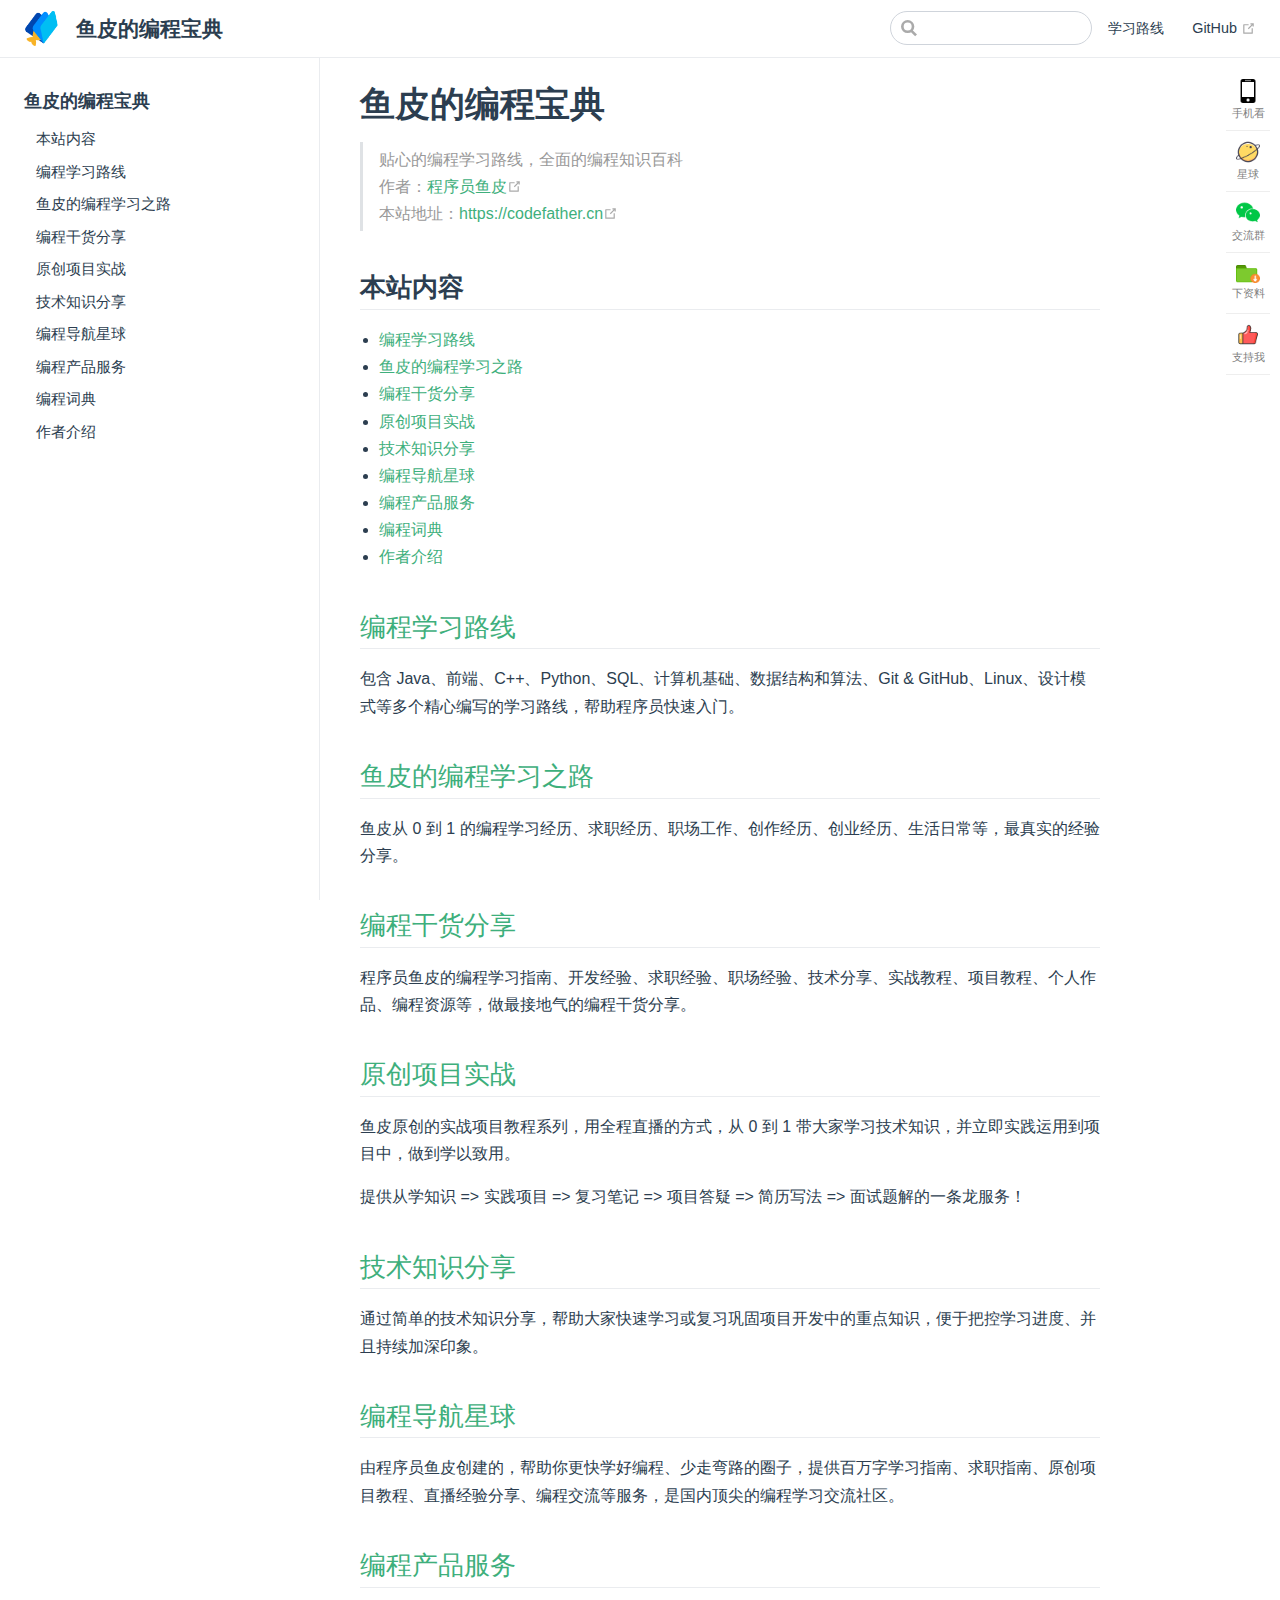
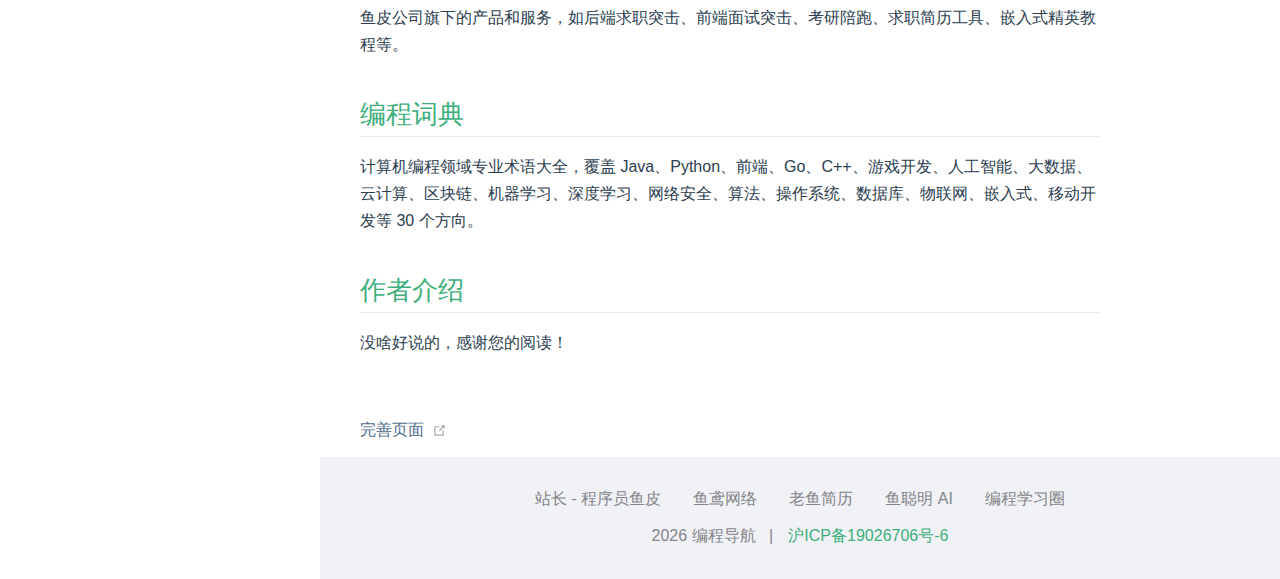
<file: index.html>
<!DOCTYPE html>
<html lang="en-US">
  <head>
    <meta charset="utf-8">
    <meta name="viewport" content="width=device-width,initial-scale=1">
    <title>鱼皮的编程宝典 | 鱼皮的编程宝典</title>
    <meta name="generator" content="VuePress 1.9.10">
    <link rel="icon" href="/favicon.ico">
    <script>
        var _hmt = _hmt || [];
        (function() {
          var hm = document.createElement("script");
          hm.src = "https://hm.baidu.com/hm.js?2675818a983a3131404cee835018f016";
          var s = document.getElementsByTagName("script")[0]; 
          s.parentNode.insertBefore(hm, s);
        })();
      </script>
    <meta name="description" content="贴心的编程学习路线，全面的编程知识百科">
    <meta property="og:site_name" content="鱼皮的编程宝典">
    <meta property="og:title" content="鱼皮的编程宝典">
    <meta property="og:type" content="article">
    <meta property="og:url" content="https://codefather.cn/">
    <meta name="twitter:title" content="鱼皮的编程宝典">
    <meta name="twitter:url" content="https://codefather.cn/">
    <meta name="twitter:card" content="summary_large_image">
    <meta name="twitter:label1" content="Written by">
    <meta name="twitter:label2" content="Filed under">
    <meta name="twitter:data2" content="程序员, 编程, 计算机">
    <meta property="article:tag" content="程序员">
    <meta name="keywords" content="程序员鱼皮, 编程学习路线, 编程知识百科, Java, 编程导航, 前端, 开发, 编程分享, 项目, IT, 求职, 面经">
    
    <link rel="preload" href="/assets/css/0.styles.40c15e22.css" as="style"><link rel="preload" href="/assets/js/app.01cf620d.js" as="script"><link rel="preload" href="/assets/js/2.6131818a.js" as="script"><link rel="preload" href="/assets/js/27.7796cb80.js" as="script"><link rel="prefetch" href="/assets/js/1.772e8449.js"><link rel="prefetch" href="/assets/js/10.40b6837e.js"><link rel="prefetch" href="/assets/js/11.78a8555f.js"><link rel="prefetch" href="/assets/js/12.a6f096db.js"><link rel="prefetch" href="/assets/js/13.8352f638.js"><link rel="prefetch" href="/assets/js/14.c7dc96c5.js"><link rel="prefetch" href="/assets/js/15.970a8ca5.js"><link rel="prefetch" href="/assets/js/16.ac3baac4.js"><link rel="prefetch" href="/assets/js/17.c186ca40.js"><link rel="prefetch" href="/assets/js/18.d0f0bd51.js"><link rel="prefetch" href="/assets/js/19.5740e4d6.js"><link rel="prefetch" href="/assets/js/20.8885a4fa.js"><link rel="prefetch" href="/assets/js/21.2a33c70e.js"><link rel="prefetch" href="/assets/js/22.3e8347a6.js"><link rel="prefetch" href="/assets/js/23.ceb5a5ff.js"><link rel="prefetch" href="/assets/js/24.ae67f00c.js"><link rel="prefetch" href="/assets/js/25.15e1f641.js"><link rel="prefetch" href="/assets/js/26.35b2bbdc.js"><link rel="prefetch" href="/assets/js/28.60303052.js"><link rel="prefetch" href="/assets/js/29.c95ef1d0.js"><link rel="prefetch" href="/assets/js/3.4dc033c7.js"><link rel="prefetch" href="/assets/js/30.bca11d63.js"><link rel="prefetch" href="/assets/js/31.99acb4d2.js"><link rel="prefetch" href="/assets/js/32.eb185151.js"><link rel="prefetch" href="/assets/js/33.7e587d45.js"><link rel="prefetch" href="/assets/js/34.1a23426d.js"><link rel="prefetch" href="/assets/js/35.9eb4bc3a.js"><link rel="prefetch" href="/assets/js/36.c97a9852.js"><link rel="prefetch" href="/assets/js/37.b727a9c1.js"><link rel="prefetch" href="/assets/js/38.4c3137dd.js"><link rel="prefetch" href="/assets/js/39.bc0a4f40.js"><link rel="prefetch" href="/assets/js/4.2f502b73.js"><link rel="prefetch" href="/assets/js/5.7b1f056c.js"><link rel="prefetch" href="/assets/js/6.056886f1.js"><link rel="prefetch" href="/assets/js/7.a96cecf9.js"><link rel="prefetch" href="/assets/js/vendors~docsearch.9f962556.js">
    <link rel="stylesheet" href="/assets/css/0.styles.40c15e22.css">
  </head>
  <body>
    <div id="app" data-server-rendered="true"><div class="theme-container"><header class="navbar"><div class="sidebar-button"><svg xmlns="http://www.w3.org/2000/svg" aria-hidden="true" role="img" viewBox="0 0 448 512" class="icon"><path fill="currentColor" d="M436 124H12c-6.627 0-12-5.373-12-12V80c0-6.627 5.373-12 12-12h424c6.627 0 12 5.373 12 12v32c0 6.627-5.373 12-12 12zm0 160H12c-6.627 0-12-5.373-12-12v-32c0-6.627 5.373-12 12-12h424c6.627 0 12 5.373 12 12v32c0 6.627-5.373 12-12 12zm0 160H12c-6.627 0-12-5.373-12-12v-32c0-6.627 5.373-12 12-12h424c6.627 0 12 5.373 12 12v32c0 6.627-5.373 12-12 12z"></path></svg></div> <a href="/" aria-current="page" class="home-link router-link-exact-active router-link-active"><img src="/logo.png" alt="鱼皮的编程宝典" class="logo"> <span class="site-name can-hide">鱼皮的编程宝典</span></a> <div class="links"><div class="search-box"><input aria-label="Search" autocomplete="off" spellcheck="false" value=""> <!----></div> <nav class="nav-links can-hide"><div class="nav-item"><a href="/学习路线/" class="nav-link">
  学习路线
</a></div> <a href="https://github.com/liyupi/codefather" target="_blank" rel="noopener noreferrer" class="repo-link">
    GitHub
    <span><svg xmlns="http://www.w3.org/2000/svg" aria-hidden="true" focusable="false" x="0px" y="0px" viewBox="0 0 100 100" width="15" height="15" class="icon outbound"><path fill="currentColor" d="M18.8,85.1h56l0,0c2.2,0,4-1.8,4-4v-32h-8v28h-48v-48h28v-8h-32l0,0c-2.2,0-4,1.8-4,4v56C14.8,83.3,16.6,85.1,18.8,85.1z"></path> <polygon fill="currentColor" points="45.7,48.7 51.3,54.3 77.2,28.5 77.2,37.2 85.2,37.2 85.2,14.9 62.8,14.9 62.8,22.9 71.5,22.9"></polygon></svg> <span class="sr-only">(opens new window)</span></span></a></nav></div></header> <div class="sidebar-mask"></div> <aside class="sidebar"><nav class="nav-links"><div class="nav-item"><a href="/学习路线/" class="nav-link">
  学习路线
</a></div> <a href="https://github.com/liyupi/codefather" target="_blank" rel="noopener noreferrer" class="repo-link">
    GitHub
    <span><svg xmlns="http://www.w3.org/2000/svg" aria-hidden="true" focusable="false" x="0px" y="0px" viewBox="0 0 100 100" width="15" height="15" class="icon outbound"><path fill="currentColor" d="M18.8,85.1h56l0,0c2.2,0,4-1.8,4-4v-32h-8v28h-48v-48h28v-8h-32l0,0c-2.2,0-4,1.8-4,4v56C14.8,83.3,16.6,85.1,18.8,85.1z"></path> <polygon fill="currentColor" points="45.7,48.7 51.3,54.3 77.2,28.5 77.2,37.2 85.2,37.2 85.2,14.9 62.8,14.9 62.8,22.9 71.5,22.9"></polygon></svg> <span class="sr-only">(opens new window)</span></span></a></nav>  <ul class="sidebar-links"><li><section class="sidebar-group depth-0"><p class="sidebar-heading open"><span>鱼皮的编程宝典</span> <!----></p> <ul class="sidebar-links sidebar-group-items"><li><a href="/#本站内容" class="sidebar-link">本站内容</a><ul class="sidebar-sub-headers"></ul></li><li><a href="/#编程学习路线" class="sidebar-link">编程学习路线</a><ul class="sidebar-sub-headers"></ul></li><li><a href="/#鱼皮的编程学习之路" class="sidebar-link">鱼皮的编程学习之路</a><ul class="sidebar-sub-headers"></ul></li><li><a href="/#编程干货分享" class="sidebar-link">编程干货分享</a><ul class="sidebar-sub-headers"></ul></li><li><a href="/#原创项目实战" class="sidebar-link">原创项目实战</a><ul class="sidebar-sub-headers"></ul></li><li><a href="/#技术知识分享" class="sidebar-link">技术知识分享</a><ul class="sidebar-sub-headers"></ul></li><li><a href="/#编程导航星球" class="sidebar-link">编程导航星球</a><ul class="sidebar-sub-headers"></ul></li><li><a href="/#编程产品服务" class="sidebar-link">编程产品服务</a><ul class="sidebar-sub-headers"></ul></li><li><a href="/#编程词典" class="sidebar-link">编程词典</a><ul class="sidebar-sub-headers"></ul></li><li><a href="/#作者介绍" class="sidebar-link">作者介绍</a><ul class="sidebar-sub-headers"></ul></li></ul></section></li></ul> </aside> <main class="page"> <div class="content"><div style="width:100%"><div class="theme-default-content custom-content content__default"><h1 id="鱼皮的编程宝典"><a href="#鱼皮的编程宝典" class="header-anchor">#</a> 鱼皮的编程宝典</h1> <blockquote><p>贴心的编程学习路线，全面的编程知识百科</p> <p>作者：<a href="https://yuyuanweb.feishu.cn/wiki/Abldw5WkjidySxkKxU2cQdAtnah" target="_blank" rel="noopener noreferrer">程序员鱼皮<span><svg xmlns="http://www.w3.org/2000/svg" aria-hidden="true" focusable="false" x="0px" y="0px" viewBox="0 0 100 100" width="15" height="15" class="icon outbound"><path fill="currentColor" d="M18.8,85.1h56l0,0c2.2,0,4-1.8,4-4v-32h-8v28h-48v-48h28v-8h-32l0,0c-2.2,0-4,1.8-4,4v56C14.8,83.3,16.6,85.1,18.8,85.1z"></path> <polygon fill="currentColor" points="45.7,48.7 51.3,54.3 77.2,28.5 77.2,37.2 85.2,37.2 85.2,14.9 62.8,14.9 62.8,22.9 71.5,22.9"></polygon></svg> <span class="sr-only">(opens new window)</span></span></a></p> <p>本站地址：<a href="https://codefather.cn" target="_blank" rel="noopener noreferrer">https://codefather.cn<span><svg xmlns="http://www.w3.org/2000/svg" aria-hidden="true" focusable="false" x="0px" y="0px" viewBox="0 0 100 100" width="15" height="15" class="icon outbound"><path fill="currentColor" d="M18.8,85.1h56l0,0c2.2,0,4-1.8,4-4v-32h-8v28h-48v-48h28v-8h-32l0,0c-2.2,0-4,1.8-4,4v56C14.8,83.3,16.6,85.1,18.8,85.1z"></path> <polygon fill="currentColor" points="45.7,48.7 51.3,54.3 77.2,28.5 77.2,37.2 85.2,37.2 85.2,14.9 62.8,14.9 62.8,22.9 71.5,22.9"></polygon></svg> <span class="sr-only">(opens new window)</span></span></a></p></blockquote> <h2 id="本站内容"><a href="#本站内容" class="header-anchor">#</a> 本站内容</h2> <ul><li><a href="/%E5%AD%A6%E4%B9%A0%E8%B7%AF%E7%BA%BF">编程学习路线</a></li> <li><a href="/%E8%87%AA%E5%AD%A6%E4%B9%8B%E8%B7%AF">鱼皮的编程学习之路</a></li> <li><a href="/%E7%BC%96%E7%A8%8B%E5%88%86%E4%BA%AB">编程干货分享</a></li> <li><a href="/%E9%A1%B9%E7%9B%AE%E5%AE%9E%E6%88%98">原创项目实战</a></li> <li><a href="/%E7%9F%A5%E8%AF%86%E7%A2%8E%E7%89%87">技术知识分享</a></li> <li><a href="/%E7%BC%96%E7%A8%8B%E5%AF%BC%E8%88%AA">编程导航星球</a></li> <li><a href="/%E4%BA%A7%E5%93%81%E6%9C%8D%E5%8A%A1">编程产品服务</a></li> <li><a href="/%E7%BC%96%E7%A8%8B%E8%AF%8D%E5%85%B8">编程词典</a></li> <li><a href="/%E4%BD%9C%E8%80%85">作者介绍</a></li></ul> <h2 id="编程学习路线"><a href="#编程学习路线" class="header-anchor">#</a> <a href="/%E5%AD%A6%E4%B9%A0%E8%B7%AF%E7%BA%BF">编程学习路线</a></h2> <p>包含 Java、前端、C++、Python、SQL、计算机基础、数据结构和算法、Git &amp; GitHub、Linux、设计模式等多个精心编写的学习路线，帮助程序员快速入门。</p> <h2 id="鱼皮的编程学习之路"><a href="#鱼皮的编程学习之路" class="header-anchor">#</a> <a href="/%E8%87%AA%E5%AD%A6%E4%B9%8B%E8%B7%AF">鱼皮的编程学习之路</a></h2> <p>鱼皮从 0 到 1 的编程学习经历、求职经历、职场工作、创作经历、创业经历、生活日常等，最真实的经验分享。</p> <h2 id="编程干货分享"><a href="#编程干货分享" class="header-anchor">#</a> <a href="/%E7%BC%96%E7%A8%8B%E5%88%86%E4%BA%AB">编程干货分享</a></h2> <p>程序员鱼皮的编程学习指南、开发经验、求职经验、职场经验、技术分享、实战教程、项目教程、个人作品、编程资源等，做最接地气的编程干货分享。</p> <h2 id="原创项目实战"><a href="#原创项目实战" class="header-anchor">#</a> <a href="/%E9%A1%B9%E7%9B%AE%E5%AE%9E%E6%88%98">原创项目实战</a></h2> <p>鱼皮原创的实战项目教程系列，用全程直播的方式，从 0 到 1 带大家学习技术知识，并立即实践运用到项目中，做到学以致用。</p> <p>提供从学知识 =&gt; 实践项目 =&gt; 复习笔记 =&gt; 项目答疑 =&gt; 简历写法 =&gt; 面试题解的一条龙服务！</p> <h2 id="技术知识分享"><a href="#技术知识分享" class="header-anchor">#</a> <a href="/%E7%9F%A5%E8%AF%86%E7%A2%8E%E7%89%87">技术知识分享</a></h2> <p>通过简单的技术知识分享，帮助大家快速学习或复习巩固项目开发中的重点知识，便于把控学习进度、并且持续加深印象。</p> <h2 id="编程导航星球"><a href="#编程导航星球" class="header-anchor">#</a> <a href="/%E7%BC%96%E7%A8%8B%E5%AF%BC%E8%88%AA">编程导航星球</a></h2> <p>由程序员鱼皮创建的，帮助你更快学好编程、少走弯路的圈子，提供百万字学习指南、求职指南、原创项目教程、直播经验分享、编程交流等服务，是国内顶尖的编程学习交流社区。</p> <h2 id="编程产品服务"><a href="#编程产品服务" class="header-anchor">#</a> <a href="/%E4%BA%A7%E5%93%81%E6%9C%8D%E5%8A%A1">编程产品服务</a></h2> <p>鱼皮公司旗下的产品和服务，如后端求职突击、前端面试突击、考研陪跑、求职简历工具、嵌入式精英教程等。</p> <h2 id="编程词典"><a href="#编程词典" class="header-anchor">#</a> <a href="/%E7%BC%96%E7%A8%8B%E8%AF%8D%E5%85%B8">编程词典</a></h2> <p>计算机编程领域专业术语大全，覆盖 Java、Python、前端、Go、C++、游戏开发、人工智能、大数据、云计算、区块链、机器学习、深度学习、网络安全、算法、操作系统、数据库、物联网、嵌入式、移动开发等 30 个方向。</p> <h2 id="作者介绍"><a href="#作者介绍" class="header-anchor">#</a> <a href="/%E4%BD%9C%E8%80%85">作者介绍</a></h2> <p>没啥好说的，感谢您的阅读！</p></div> <footer class="page-edit" style="margin:0;"><div class="edit-link"><a href="https://github.com/liyupi/codefather/edit/master/README.md" target="_blank" rel="noopener noreferrer">完善页面</a> <span><svg xmlns="http://www.w3.org/2000/svg" aria-hidden="true" focusable="false" x="0px" y="0px" viewBox="0 0 100 100" width="15" height="15" class="icon outbound"><path fill="currentColor" d="M18.8,85.1h56l0,0c2.2,0,4-1.8,4-4v-32h-8v28h-48v-48h28v-8h-32l0,0c-2.2,0-4,1.8-4,4v56C14.8,83.3,16.6,85.1,18.8,85.1z"></path> <polygon fill="currentColor" points="45.7,48.7 51.3,54.3 77.2,28.5 77.2,37.2 85.2,37.2 85.2,14.9 62.8,14.9 62.8,22.9 71.5,22.9"></polygon></svg> <span class="sr-only">(opens new window)</span></span></div> <!----></footer> <!----></div> <div class="toc-container-sidebar"><div class="pos-box"><div class="icon-arrow"></div> <div class="scroll-box" style="max-height:86vh"><div style="font-weight:bold;">鱼皮的编程宝典</div> <hr> <div class="toc-box"><ul class="toc-sidebar-links"><li><a href="/#本站内容" class="toc-sidebar-link">本站内容</a><ul class="toc-sidebar-sub-headers"></ul></li><li><a href="/#编程学习路线" class="toc-sidebar-link">编程学习路线</a><ul class="toc-sidebar-sub-headers"></ul></li><li><a href="/#鱼皮的编程学习之路" class="toc-sidebar-link">鱼皮的编程学习之路</a><ul class="toc-sidebar-sub-headers"></ul></li><li><a href="/#编程干货分享" class="toc-sidebar-link">编程干货分享</a><ul class="toc-sidebar-sub-headers"></ul></li><li><a href="/#原创项目实战" class="toc-sidebar-link">原创项目实战</a><ul class="toc-sidebar-sub-headers"></ul></li><li><a href="/#技术知识分享" class="toc-sidebar-link">技术知识分享</a><ul class="toc-sidebar-sub-headers"></ul></li><li><a href="/#编程导航星球" class="toc-sidebar-link">编程导航星球</a><ul class="toc-sidebar-sub-headers"></ul></li><li><a href="/#编程产品服务" class="toc-sidebar-link">编程产品服务</a><ul class="toc-sidebar-sub-headers"></ul></li><li><a href="/#编程词典" class="toc-sidebar-link">编程词典</a><ul class="toc-sidebar-sub-headers"></ul></li><li><a href="/#作者介绍" class="toc-sidebar-link">作者介绍</a><ul class="toc-sidebar-sub-headers"></ul></li></ul></div></div></div></div></div>  <main class="footer"> <div class="copy-right"><span class="name"> 编程导航   |     </span> <a target="_blank" rel="noreferrer">
          
        </a></div></main></main> <aside class="page-sidebar"> <div class="page-side-toolbar"></div>  </aside></div><div class="global-ui"><!----></div></div>
    <script src="/assets/js/app.01cf620d.js" defer></script><script src="/assets/js/2.6131818a.js" defer></script><script src="/assets/js/27.7796cb80.js" defer></script>
  </body>
</html>
</file>
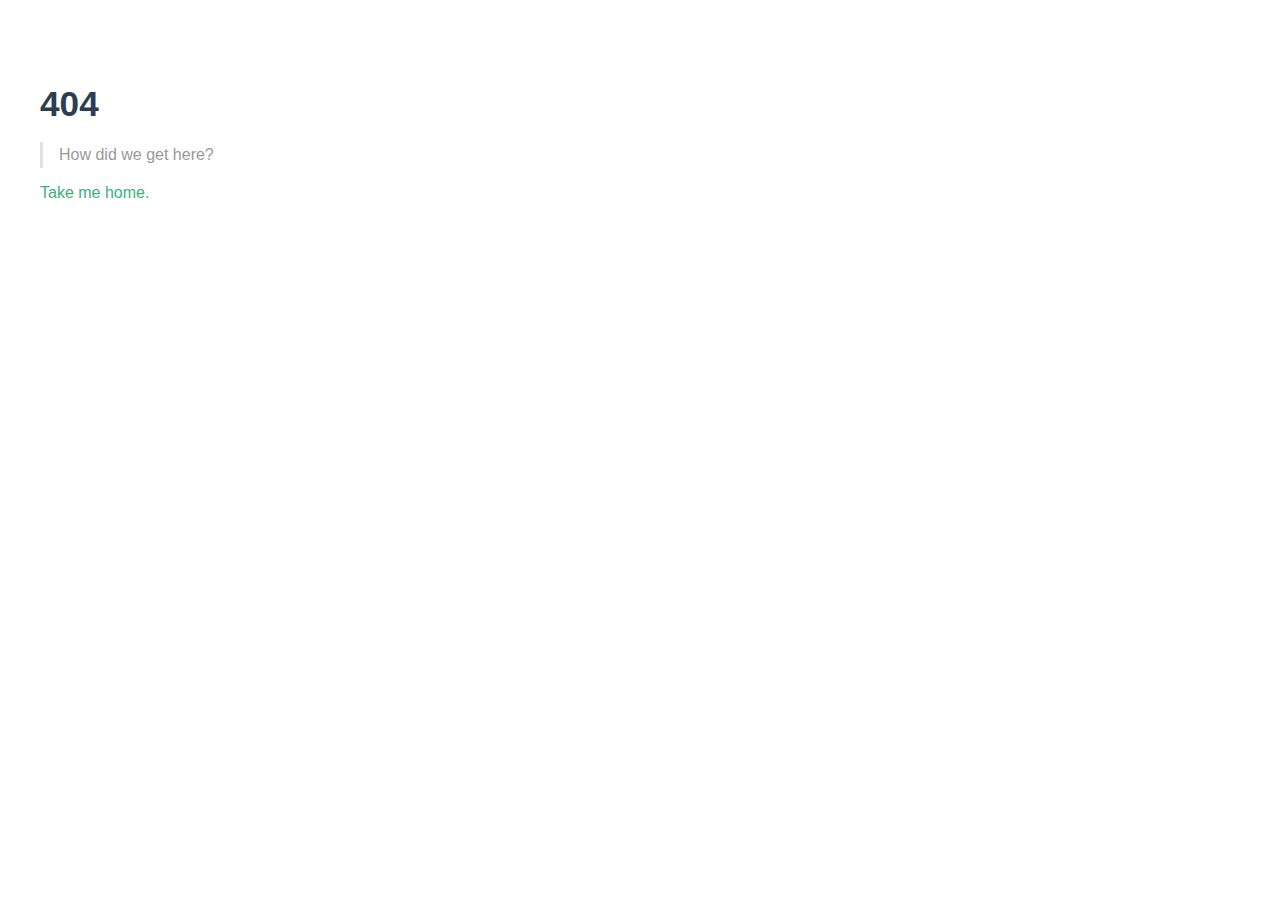
<file: _404/index.html>
<!DOCTYPE html>
<html lang="en-US">
  <head>
    <meta charset="utf-8">
    <meta name="viewport" content="width=device-width,initial-scale=1">
    <title>鱼皮的编程宝典</title>
    <meta name="generator" content="VuePress 1.9.10">
    <link rel="icon" href="/favicon.ico">
    <script>
        var _hmt = _hmt || [];
        (function() {
          var hm = document.createElement("script");
          hm.src = "https://hm.baidu.com/hm.js?2675818a983a3131404cee835018f016";
          var s = document.getElementsByTagName("script")[0]; 
          s.parentNode.insertBefore(hm, s);
        })();
      </script>
    <meta name="description" content="贴心的编程学习路线，全面的编程知识百科">
    <meta name="keywords" content="程序员鱼皮, 编程学习路线, 编程知识百科, Java, 编程导航, 前端, 开发, 编程分享, 项目, IT, 求职, 面经">
    
    <link rel="preload" href="/assets/css/0.styles.40c15e22.css" as="style"><link rel="preload" href="/assets/js/app.01cf620d.js" as="script"><link rel="preload" href="/assets/js/7.a96cecf9.js" as="script"><link rel="prefetch" href="/assets/js/1.772e8449.js"><link rel="prefetch" href="/assets/js/10.40b6837e.js"><link rel="prefetch" href="/assets/js/11.78a8555f.js"><link rel="prefetch" href="/assets/js/12.a6f096db.js"><link rel="prefetch" href="/assets/js/13.8352f638.js"><link rel="prefetch" href="/assets/js/14.c7dc96c5.js"><link rel="prefetch" href="/assets/js/15.970a8ca5.js"><link rel="prefetch" href="/assets/js/16.ac3baac4.js"><link rel="prefetch" href="/assets/js/17.c186ca40.js"><link rel="prefetch" href="/assets/js/18.d0f0bd51.js"><link rel="prefetch" href="/assets/js/19.5740e4d6.js"><link rel="prefetch" href="/assets/js/2.6131818a.js"><link rel="prefetch" href="/assets/js/20.8885a4fa.js"><link rel="prefetch" href="/assets/js/21.2a33c70e.js"><link rel="prefetch" href="/assets/js/22.3e8347a6.js"><link rel="prefetch" href="/assets/js/23.ceb5a5ff.js"><link rel="prefetch" href="/assets/js/24.ae67f00c.js"><link rel="prefetch" href="/assets/js/25.15e1f641.js"><link rel="prefetch" href="/assets/js/26.35b2bbdc.js"><link rel="prefetch" href="/assets/js/27.7796cb80.js"><link rel="prefetch" href="/assets/js/28.60303052.js"><link rel="prefetch" href="/assets/js/29.c95ef1d0.js"><link rel="prefetch" href="/assets/js/3.4dc033c7.js"><link rel="prefetch" href="/assets/js/30.bca11d63.js"><link rel="prefetch" href="/assets/js/31.99acb4d2.js"><link rel="prefetch" href="/assets/js/32.eb185151.js"><link rel="prefetch" href="/assets/js/33.7e587d45.js"><link rel="prefetch" href="/assets/js/34.1a23426d.js"><link rel="prefetch" href="/assets/js/35.9eb4bc3a.js"><link rel="prefetch" href="/assets/js/36.c97a9852.js"><link rel="prefetch" href="/assets/js/37.b727a9c1.js"><link rel="prefetch" href="/assets/js/38.4c3137dd.js"><link rel="prefetch" href="/assets/js/39.bc0a4f40.js"><link rel="prefetch" href="/assets/js/4.2f502b73.js"><link rel="prefetch" href="/assets/js/5.7b1f056c.js"><link rel="prefetch" href="/assets/js/6.056886f1.js"><link rel="prefetch" href="/assets/js/vendors~docsearch.9f962556.js">
    <link rel="stylesheet" href="/assets/css/0.styles.40c15e22.css">
  </head>
  <body>
    <div id="app" data-server-rendered="true"><div class="theme-container"><div class="theme-default-content"><h1>404</h1> <blockquote>That's a Four-Oh-Four.</blockquote> <a href="/" class="router-link-active">
      Take me home.
    </a></div></div><div class="global-ui"><!----></div></div>
    <script src="/assets/js/app.01cf620d.js" defer></script><script src="/assets/js/7.a96cecf9.js" defer></script>
  </body>
</html>
</file>
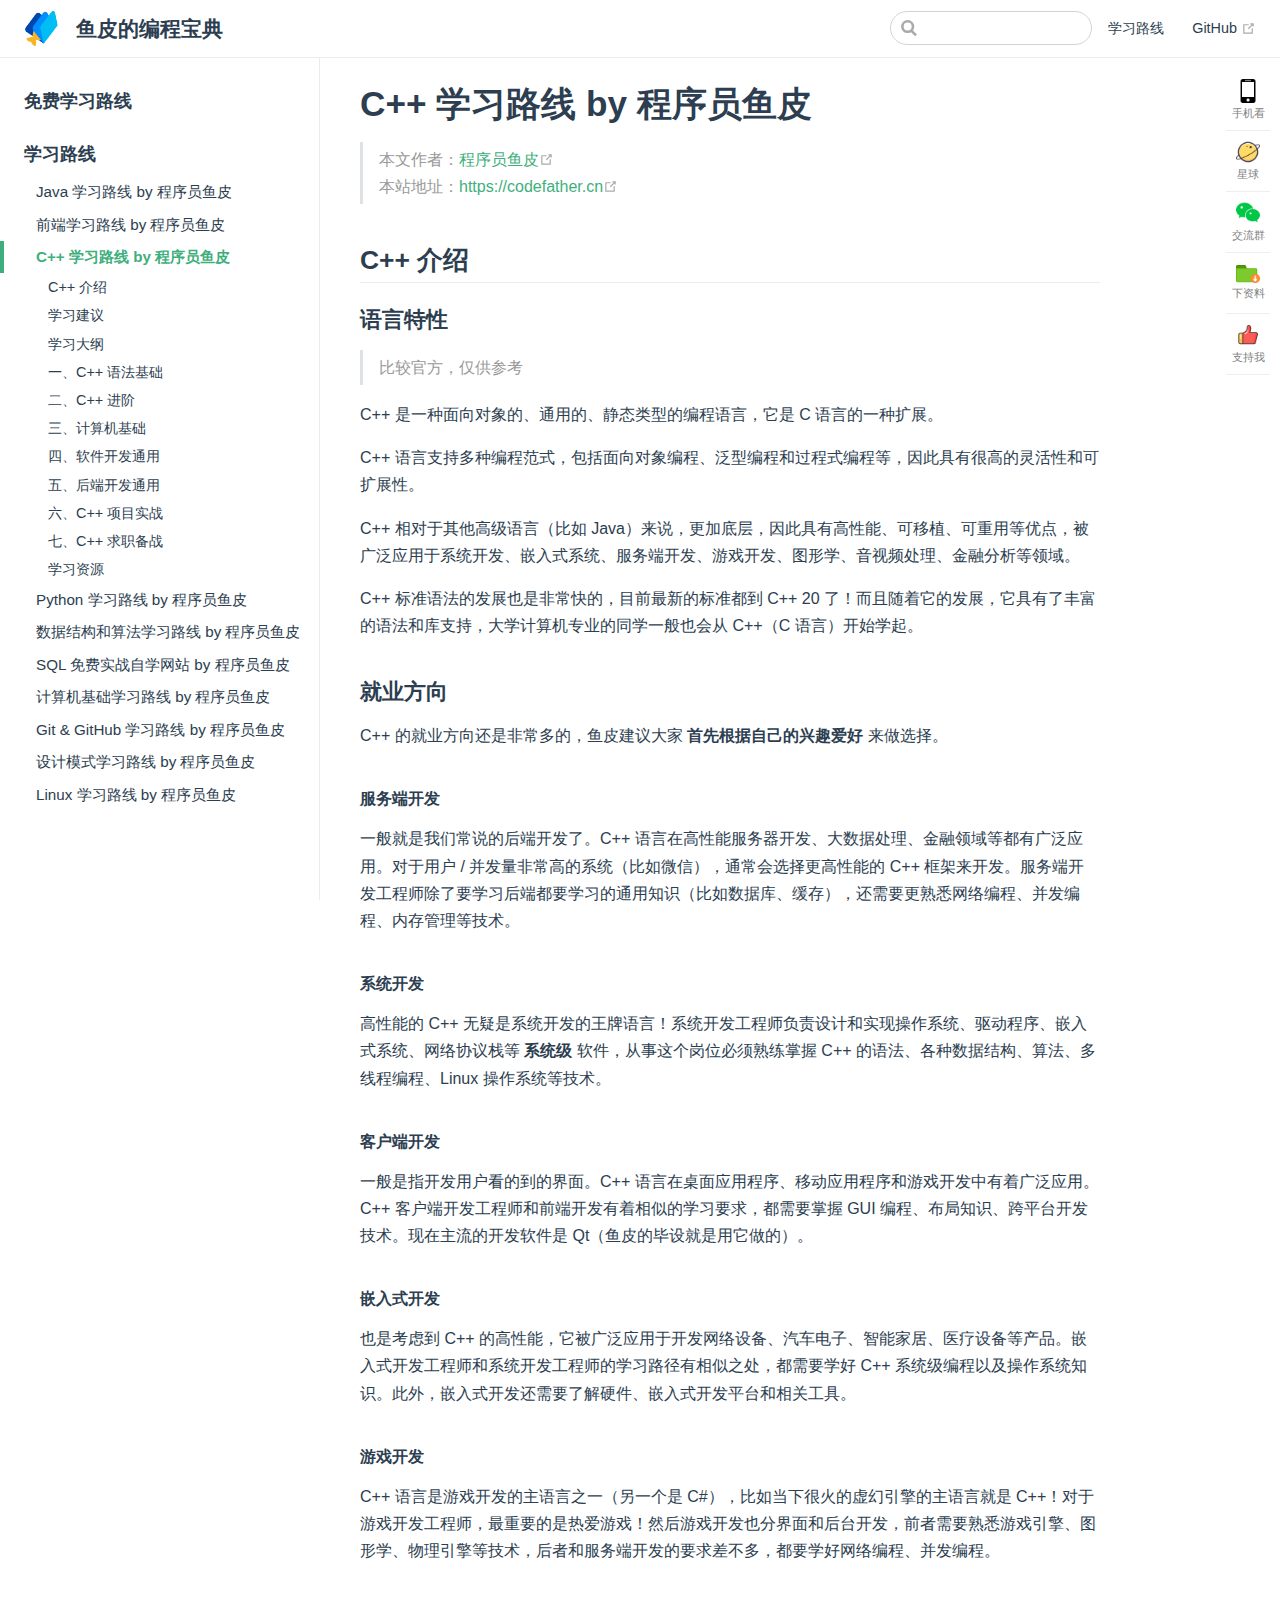
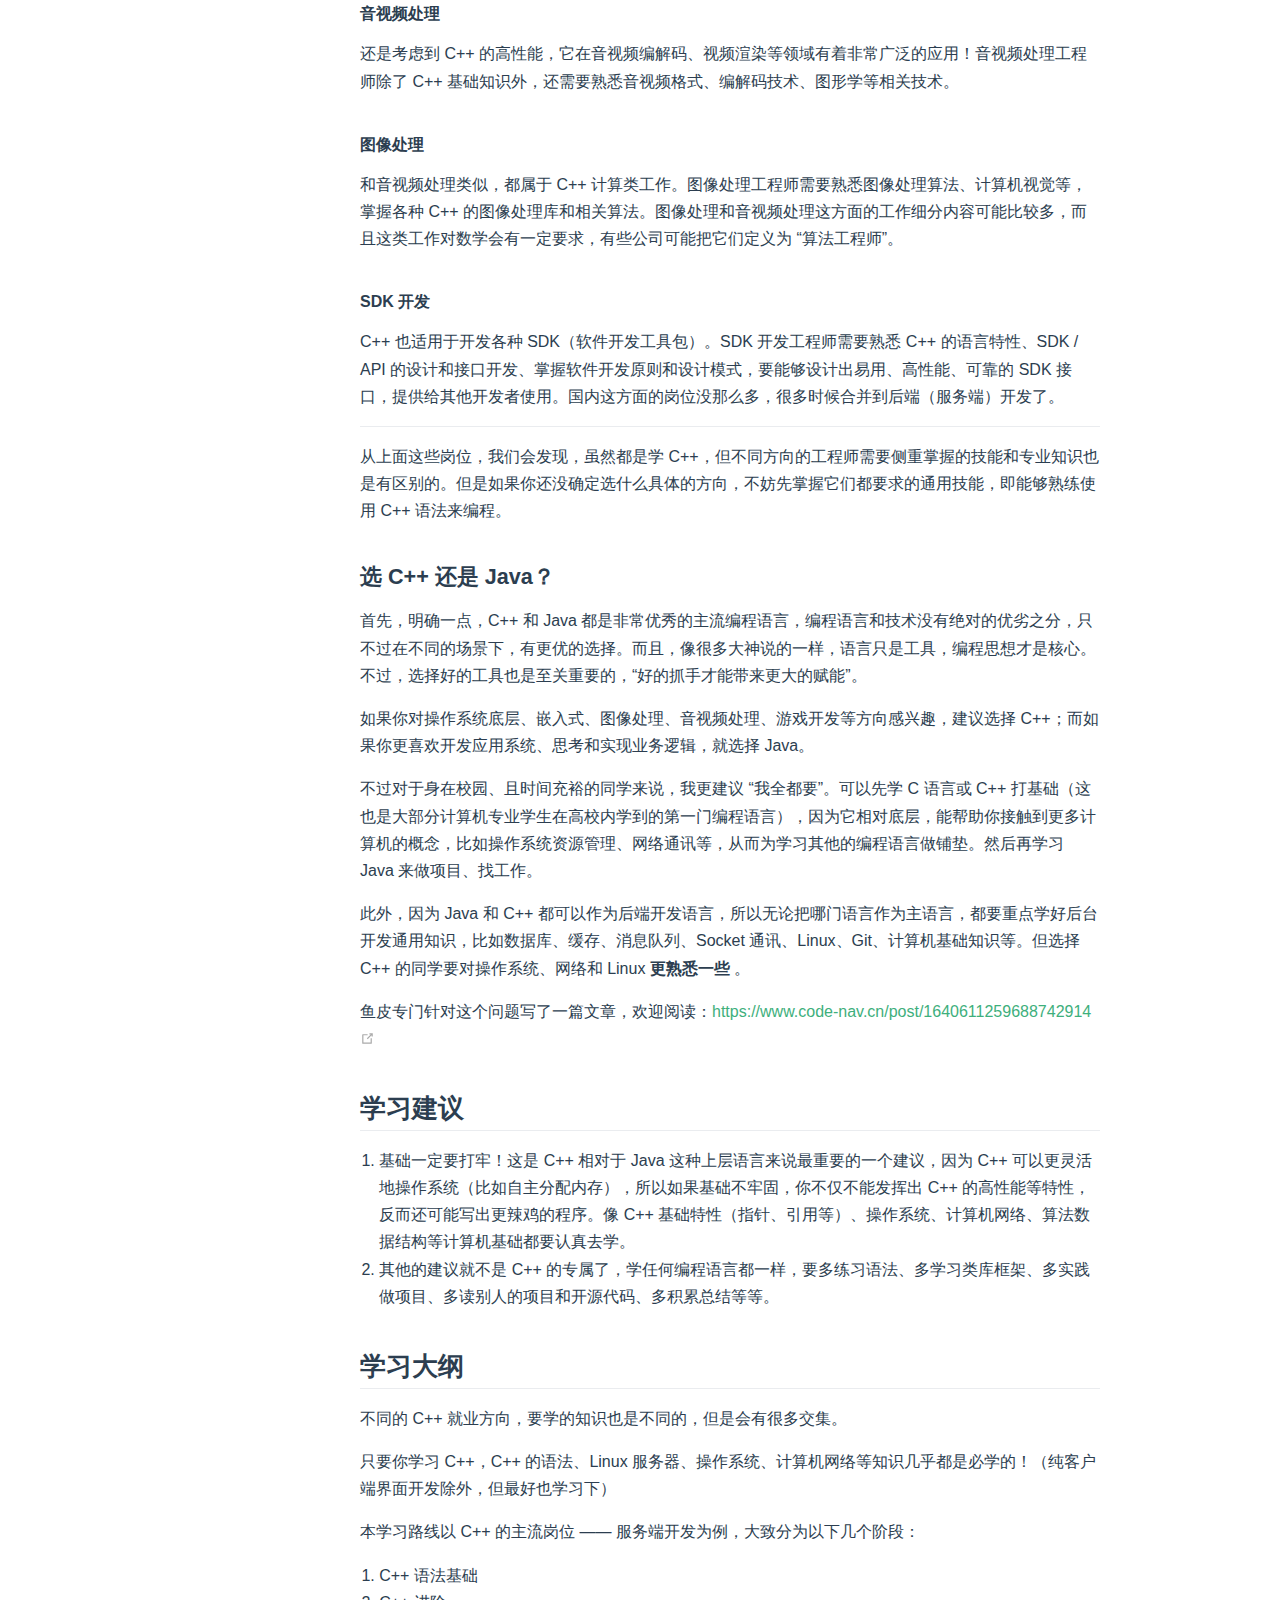
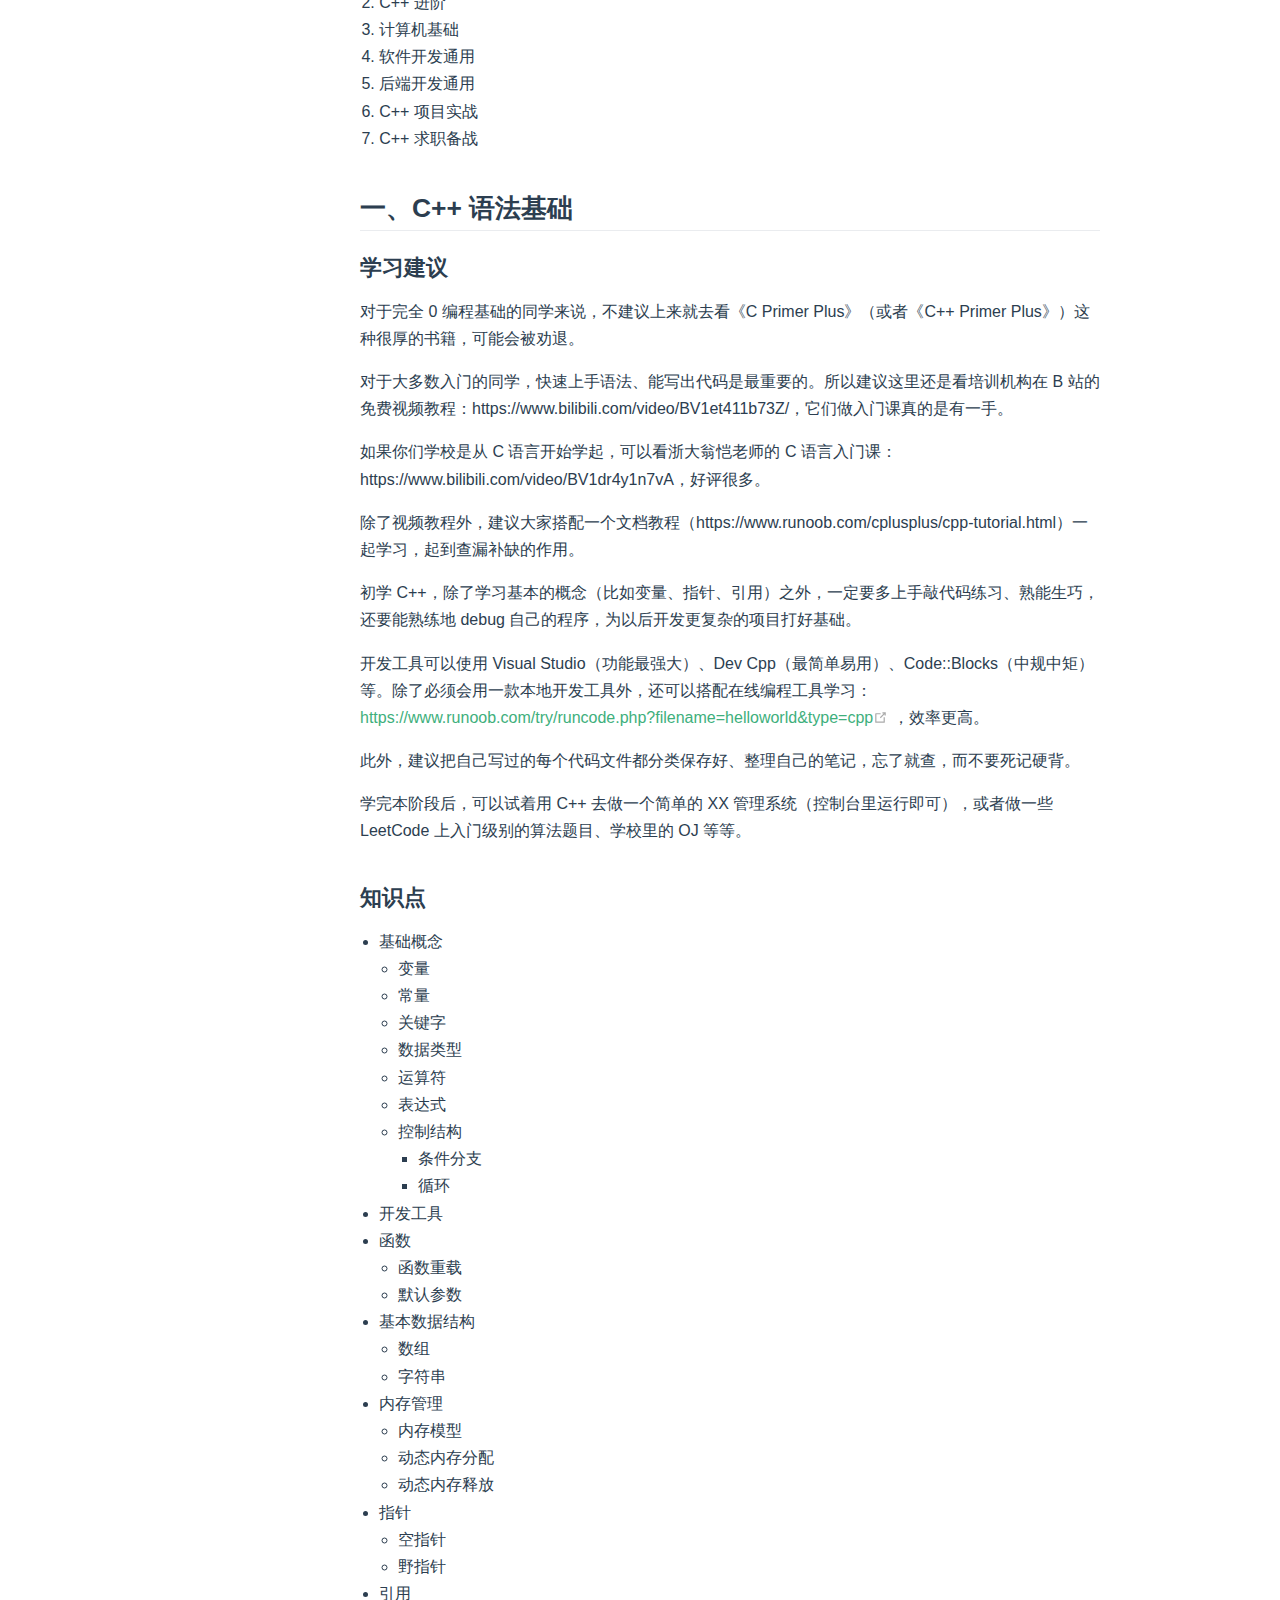
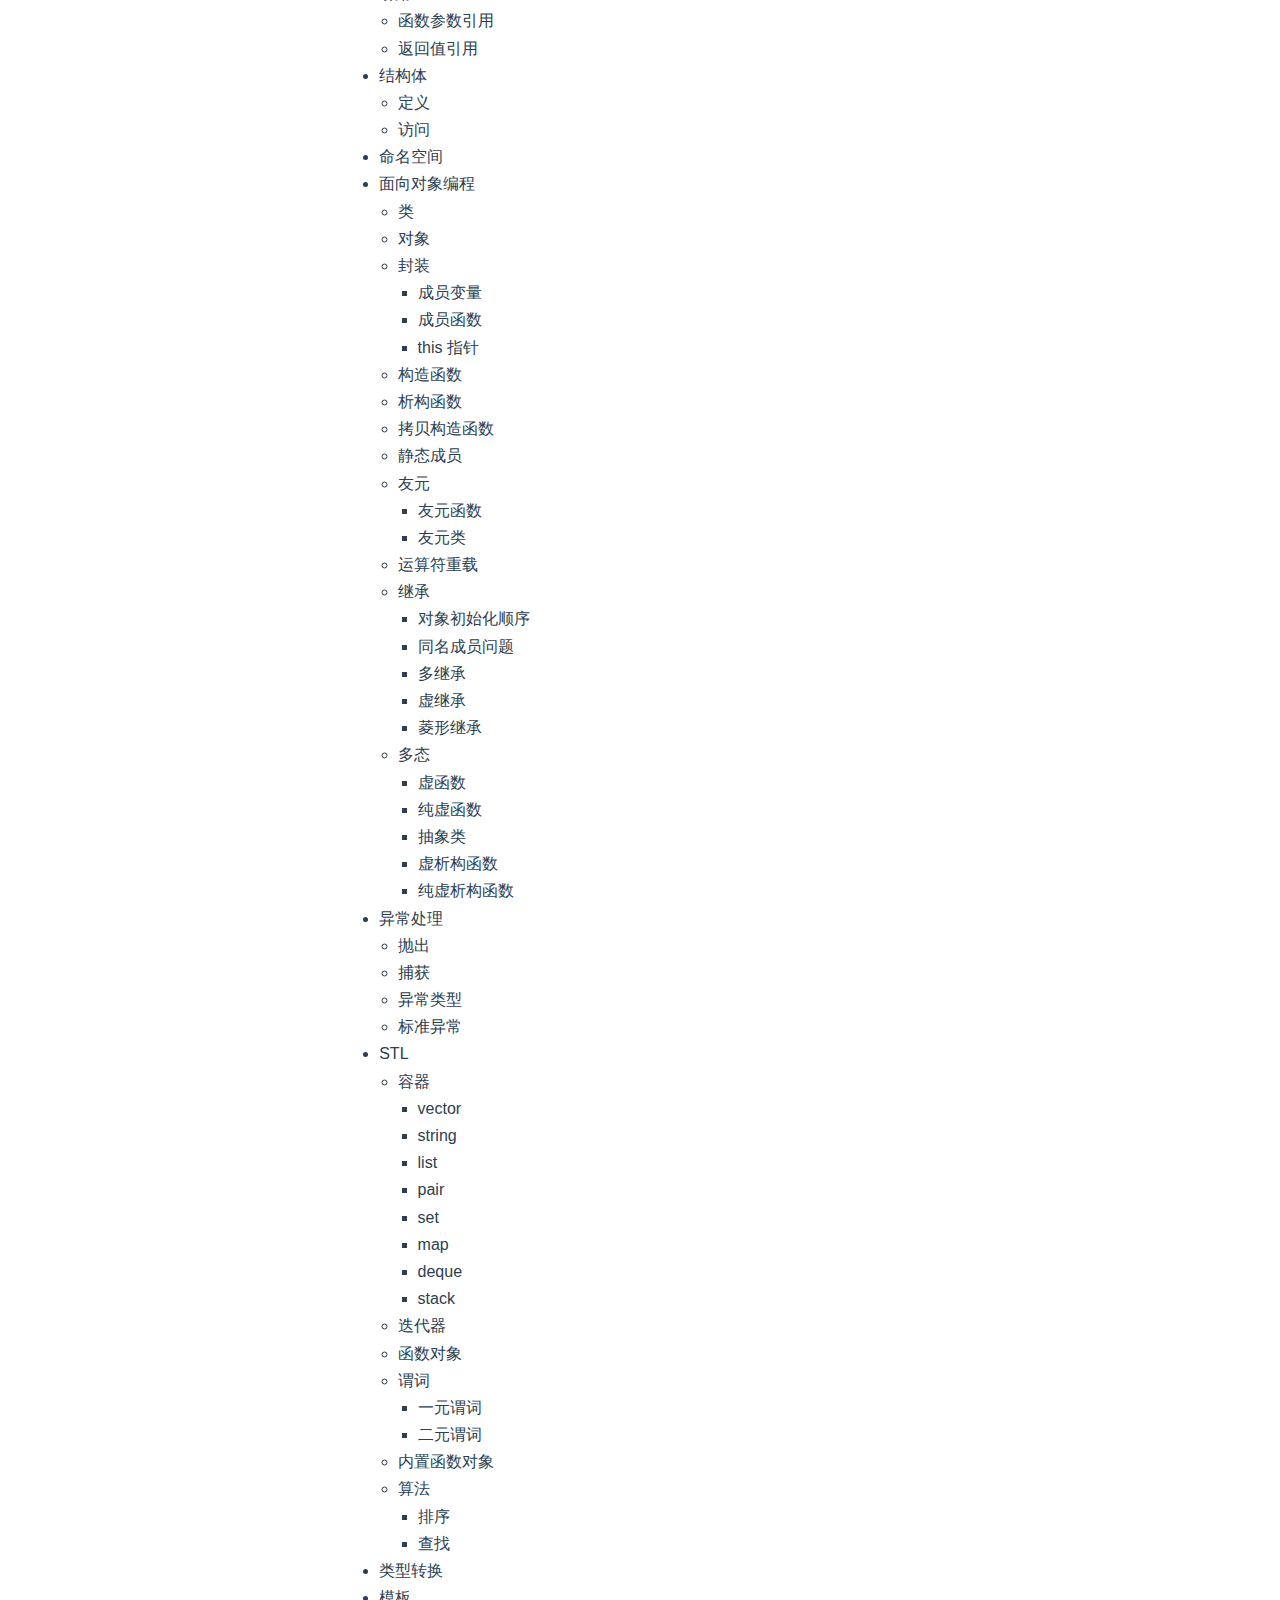
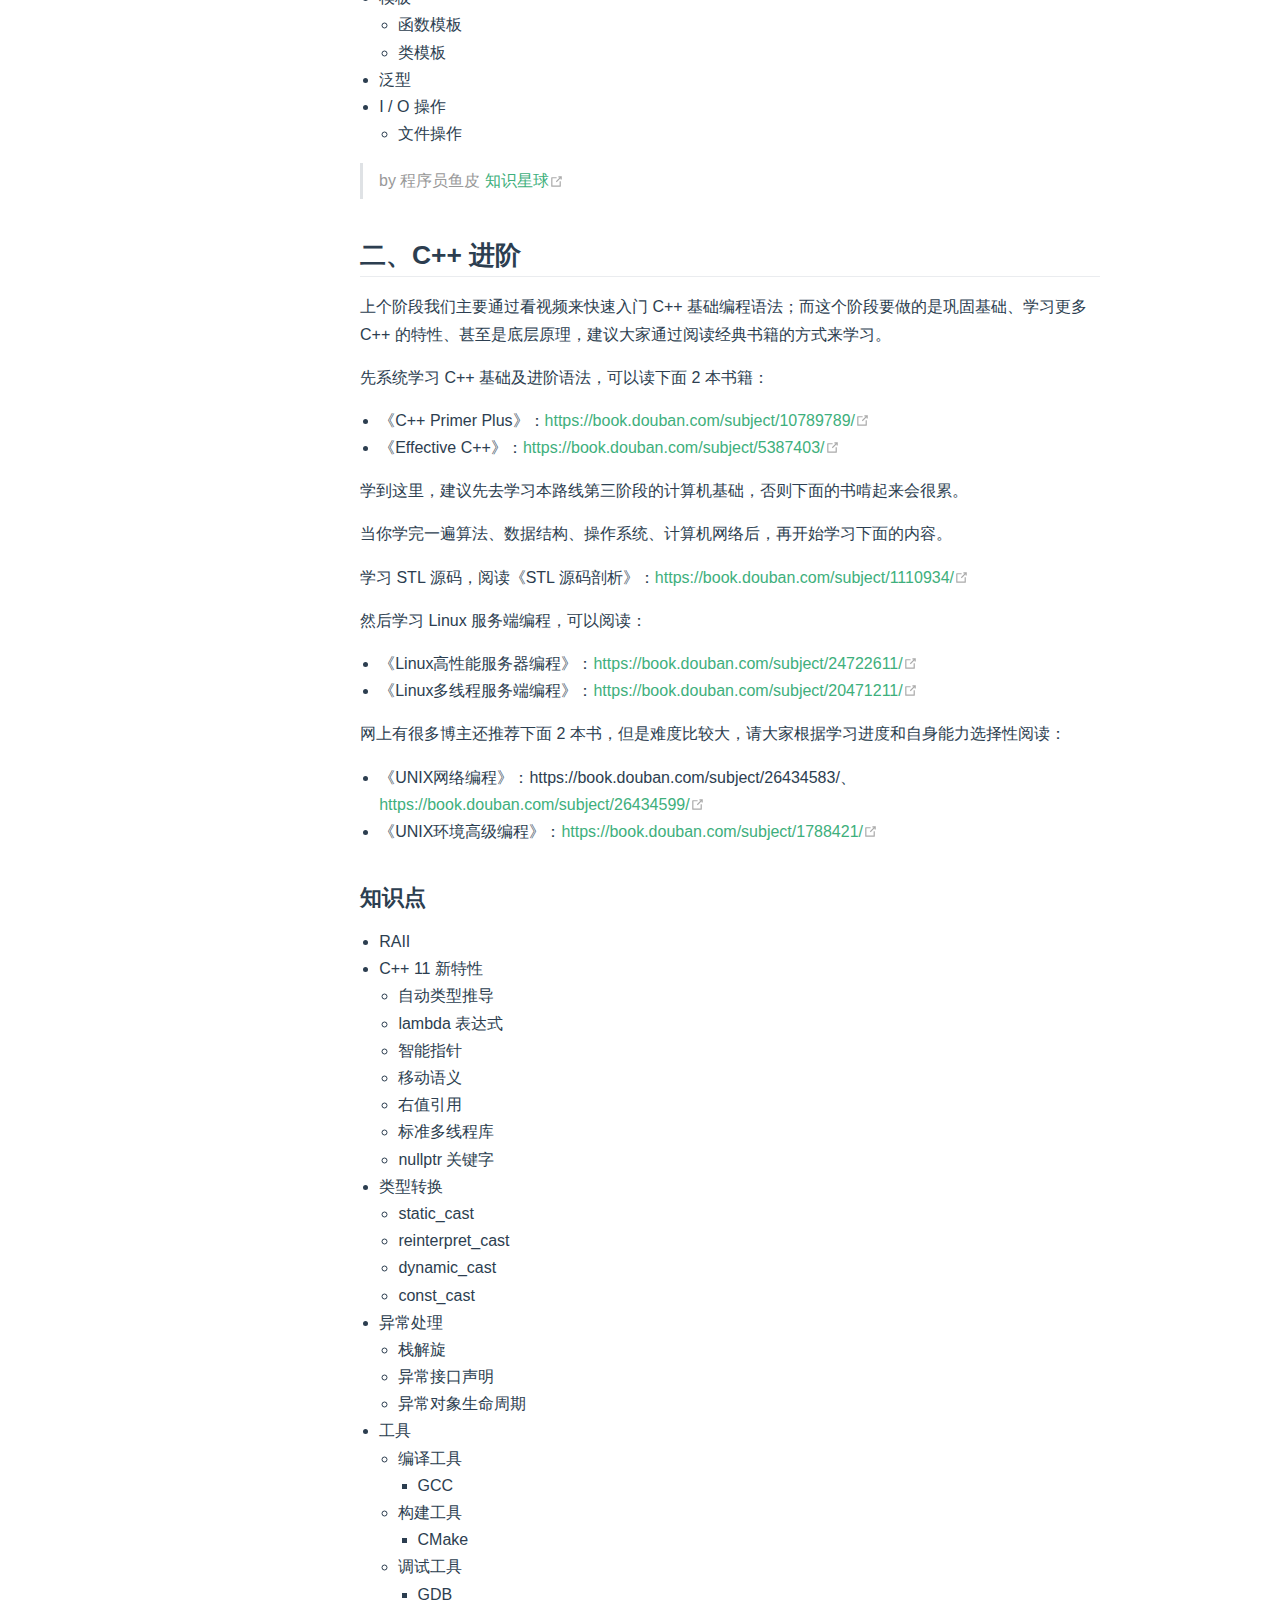
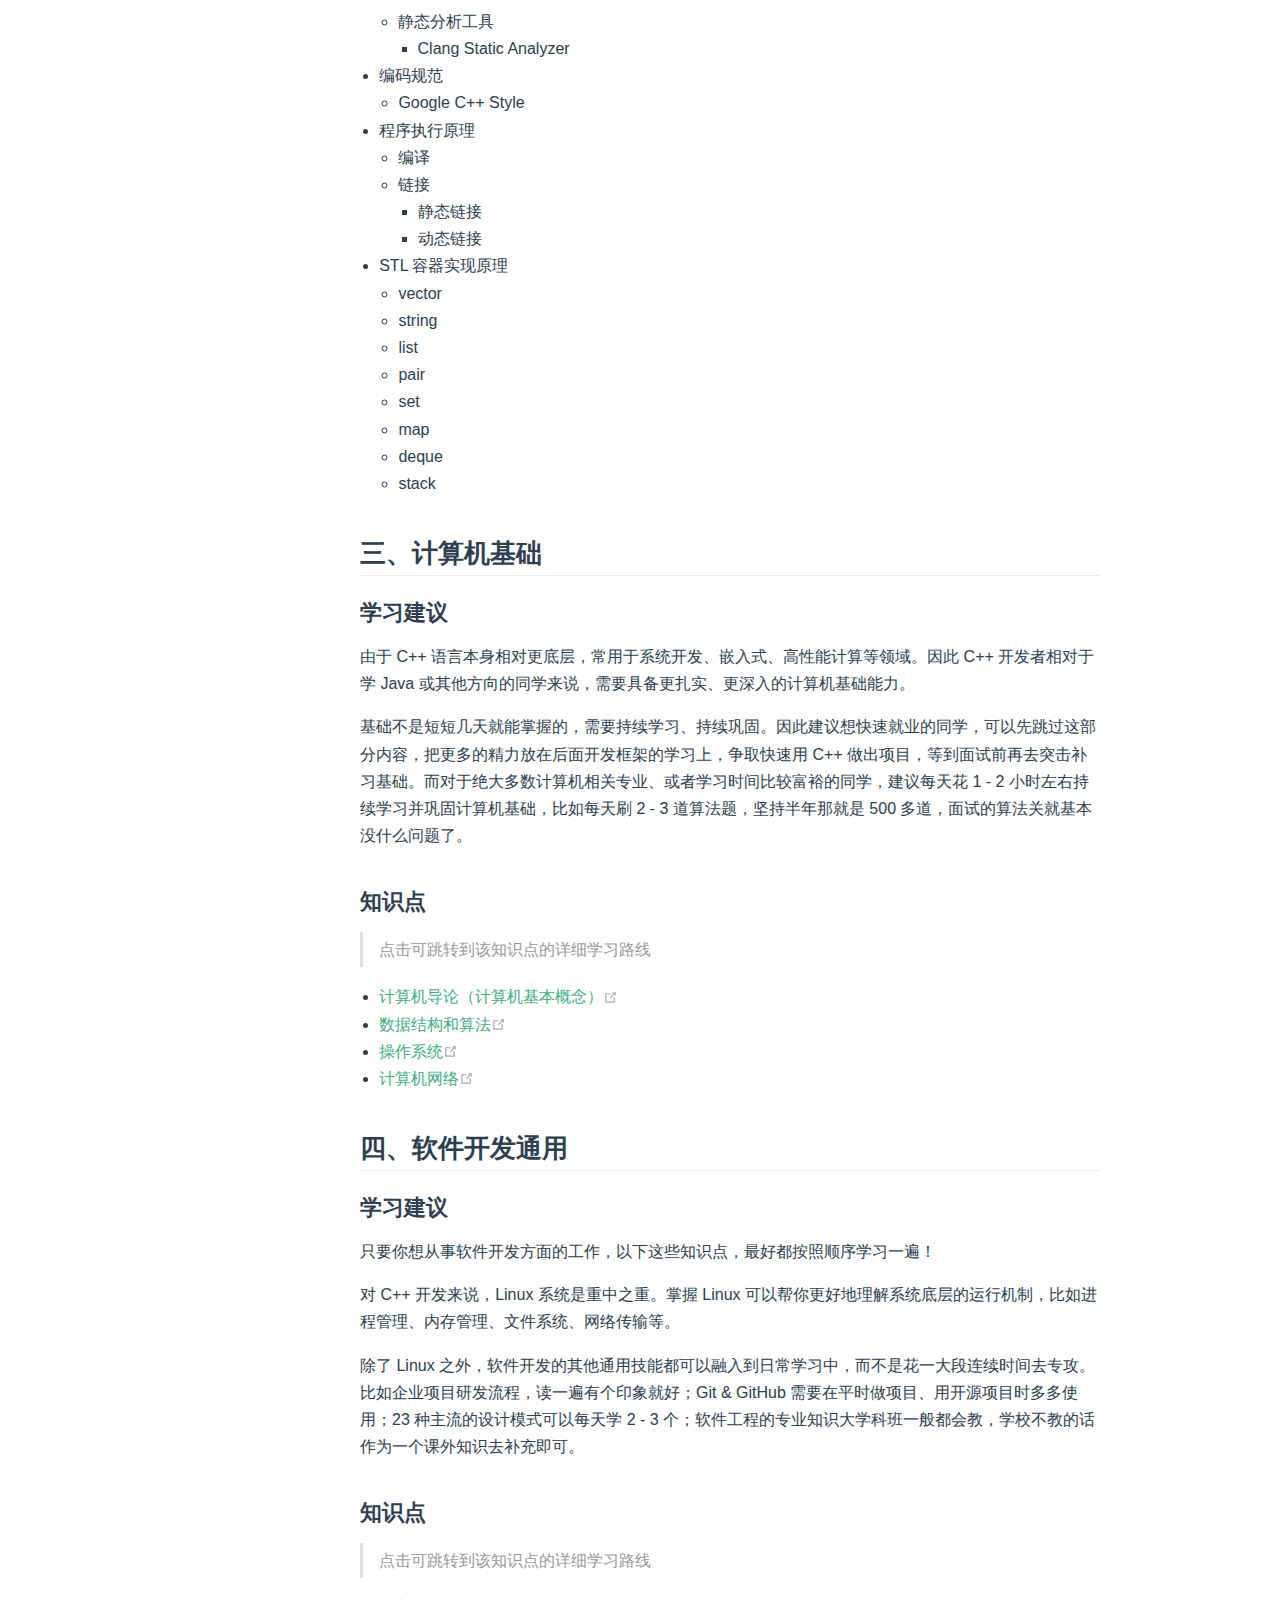
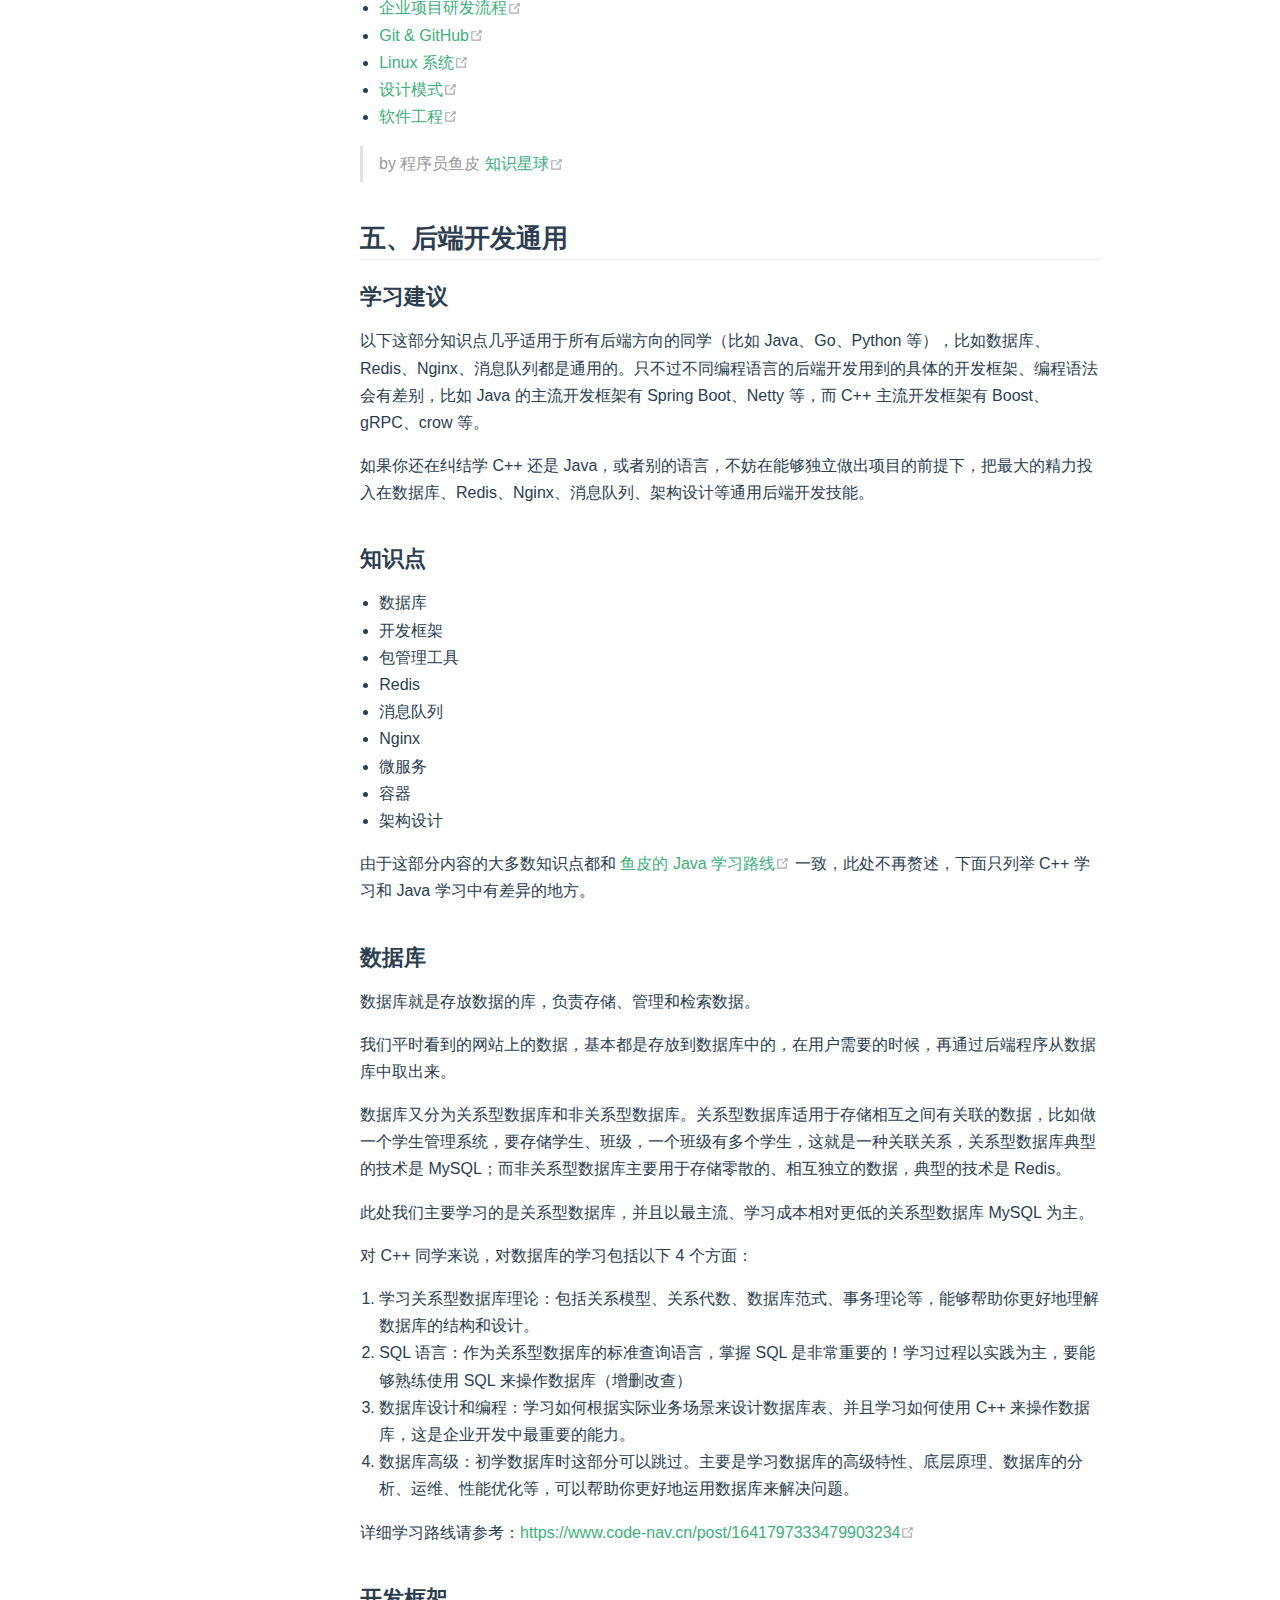
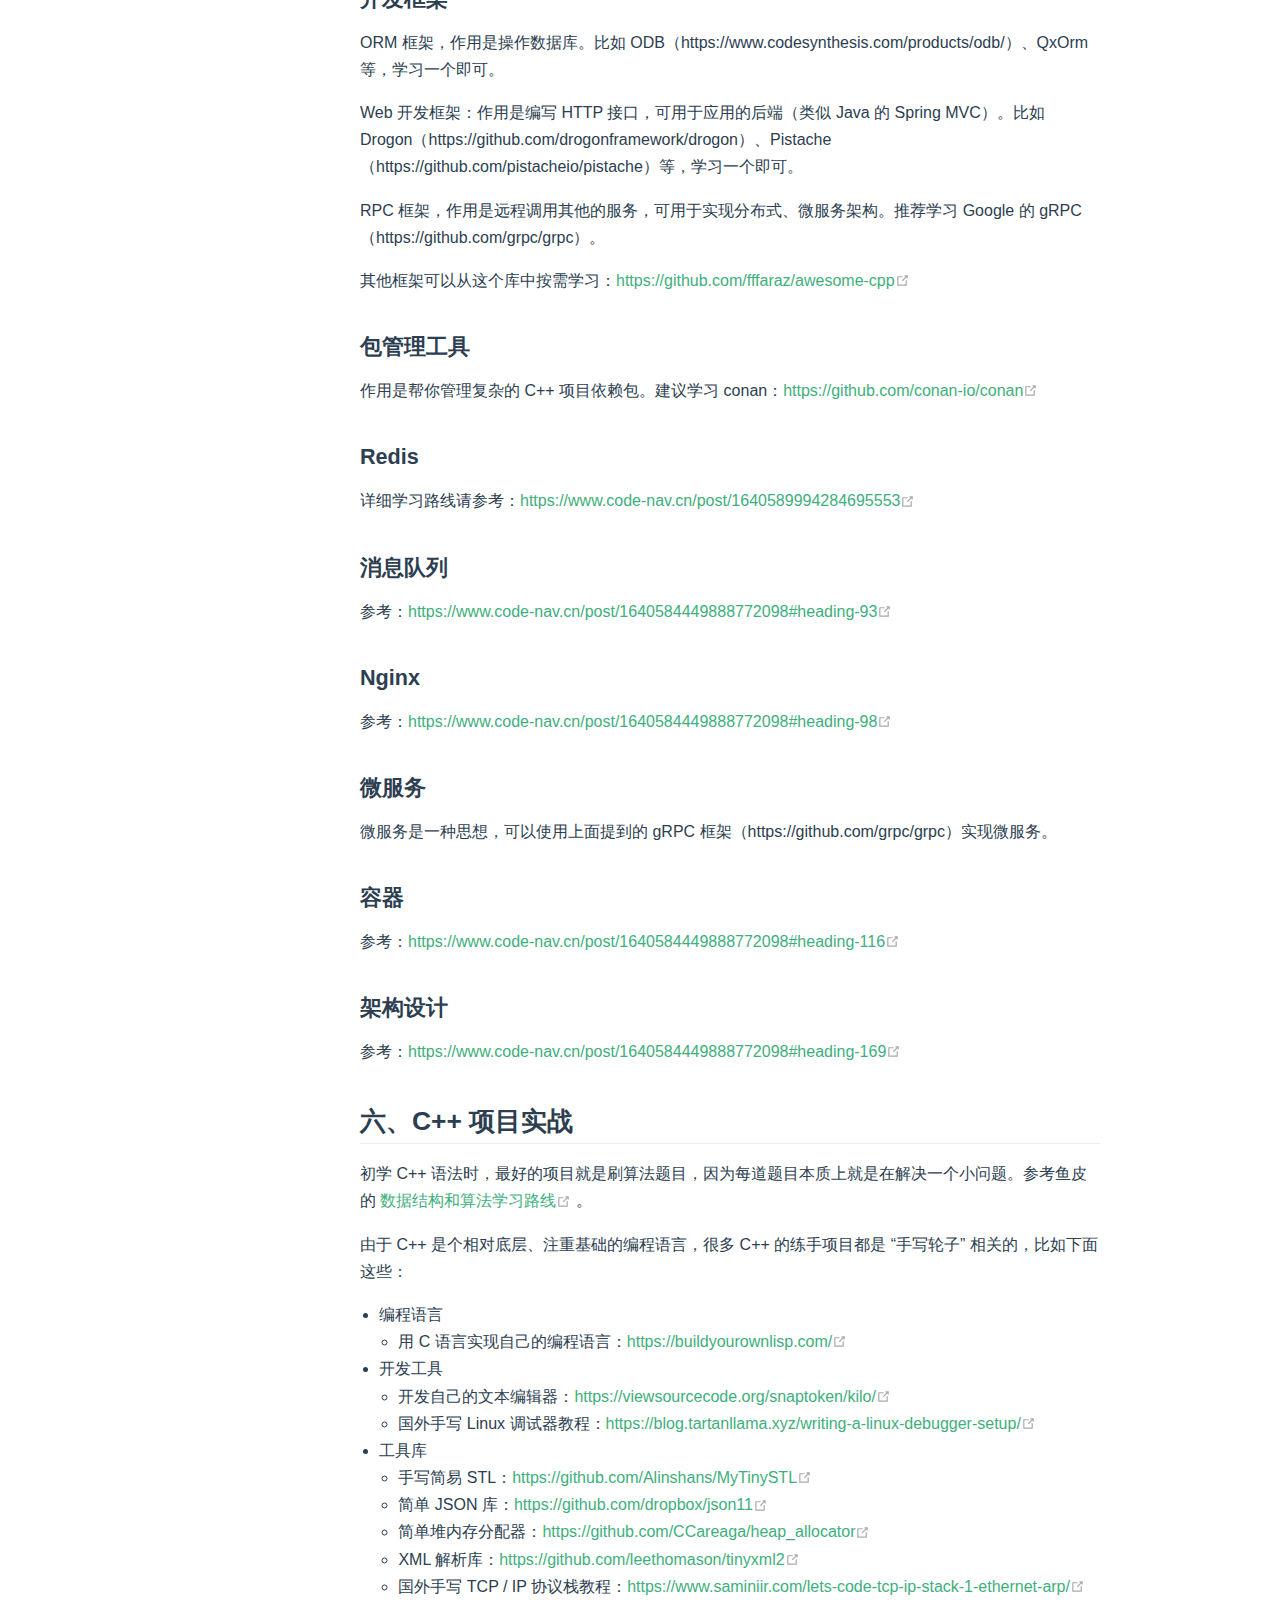
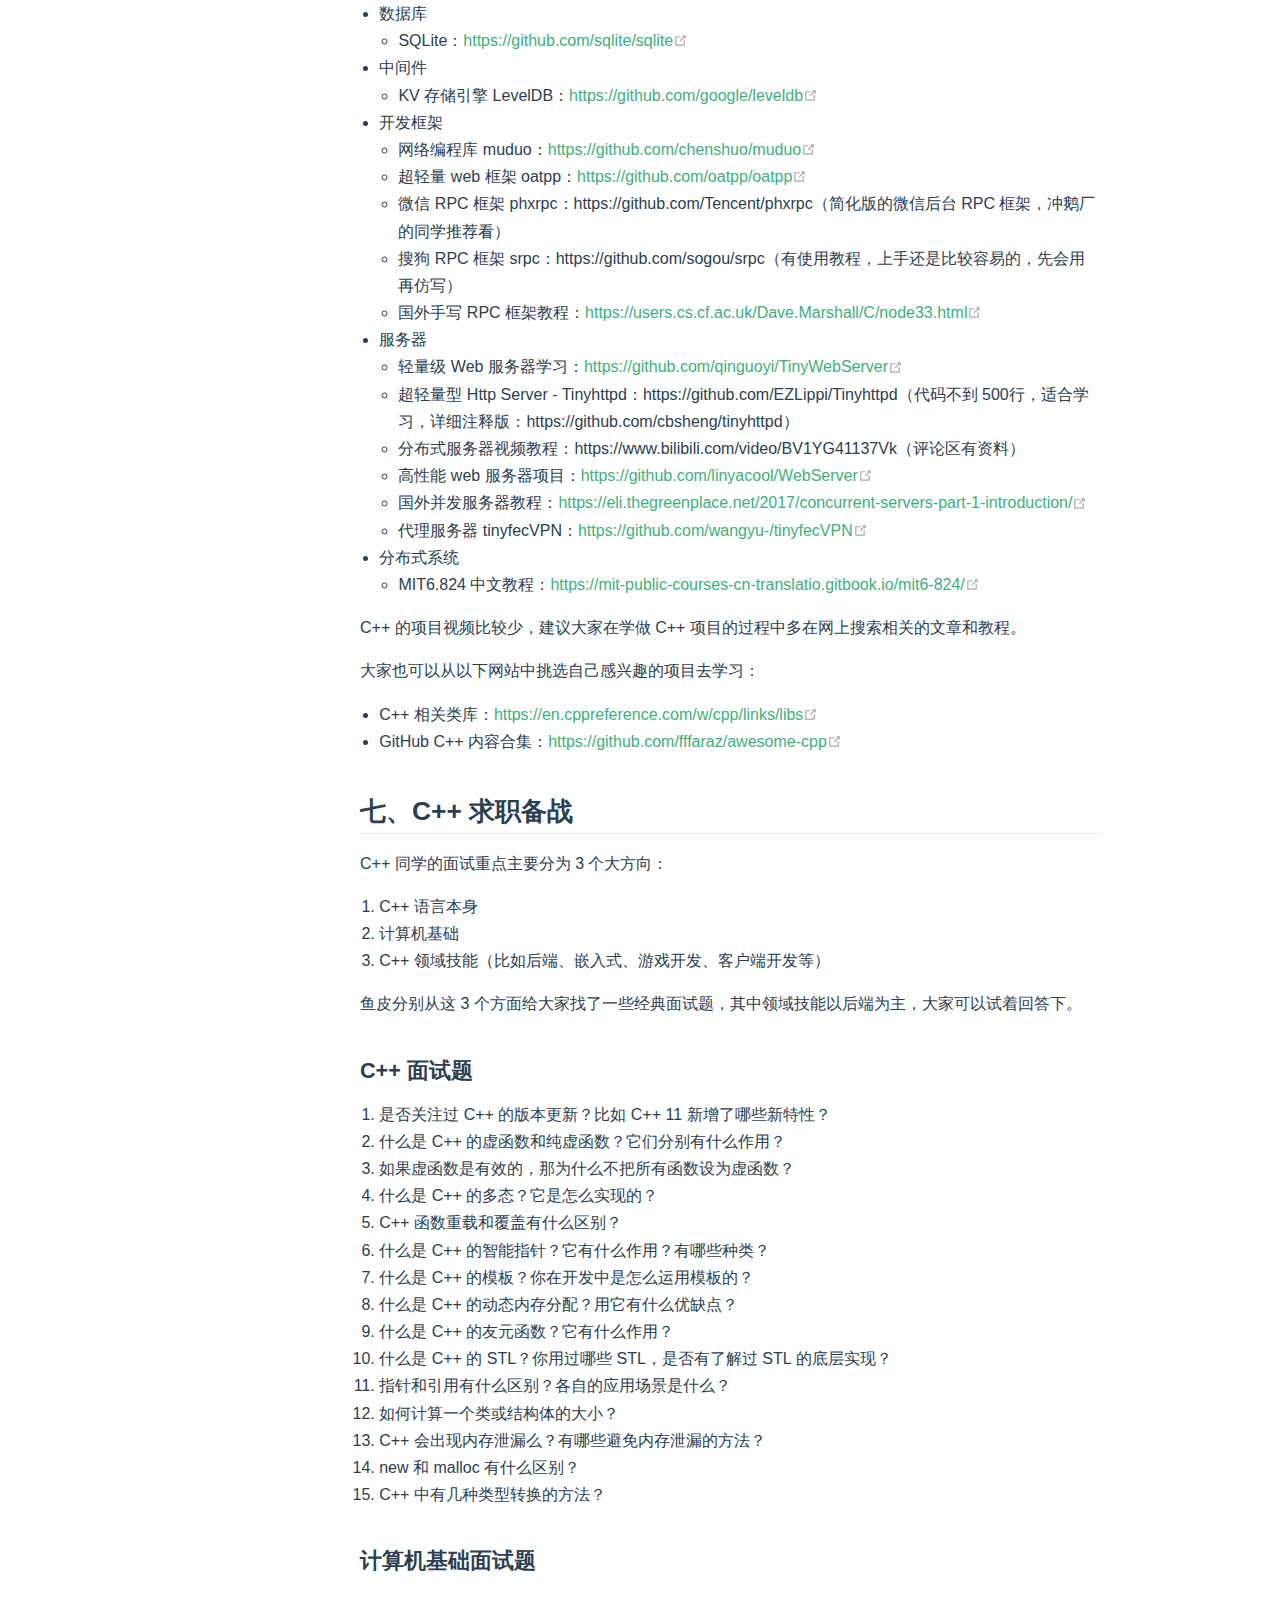
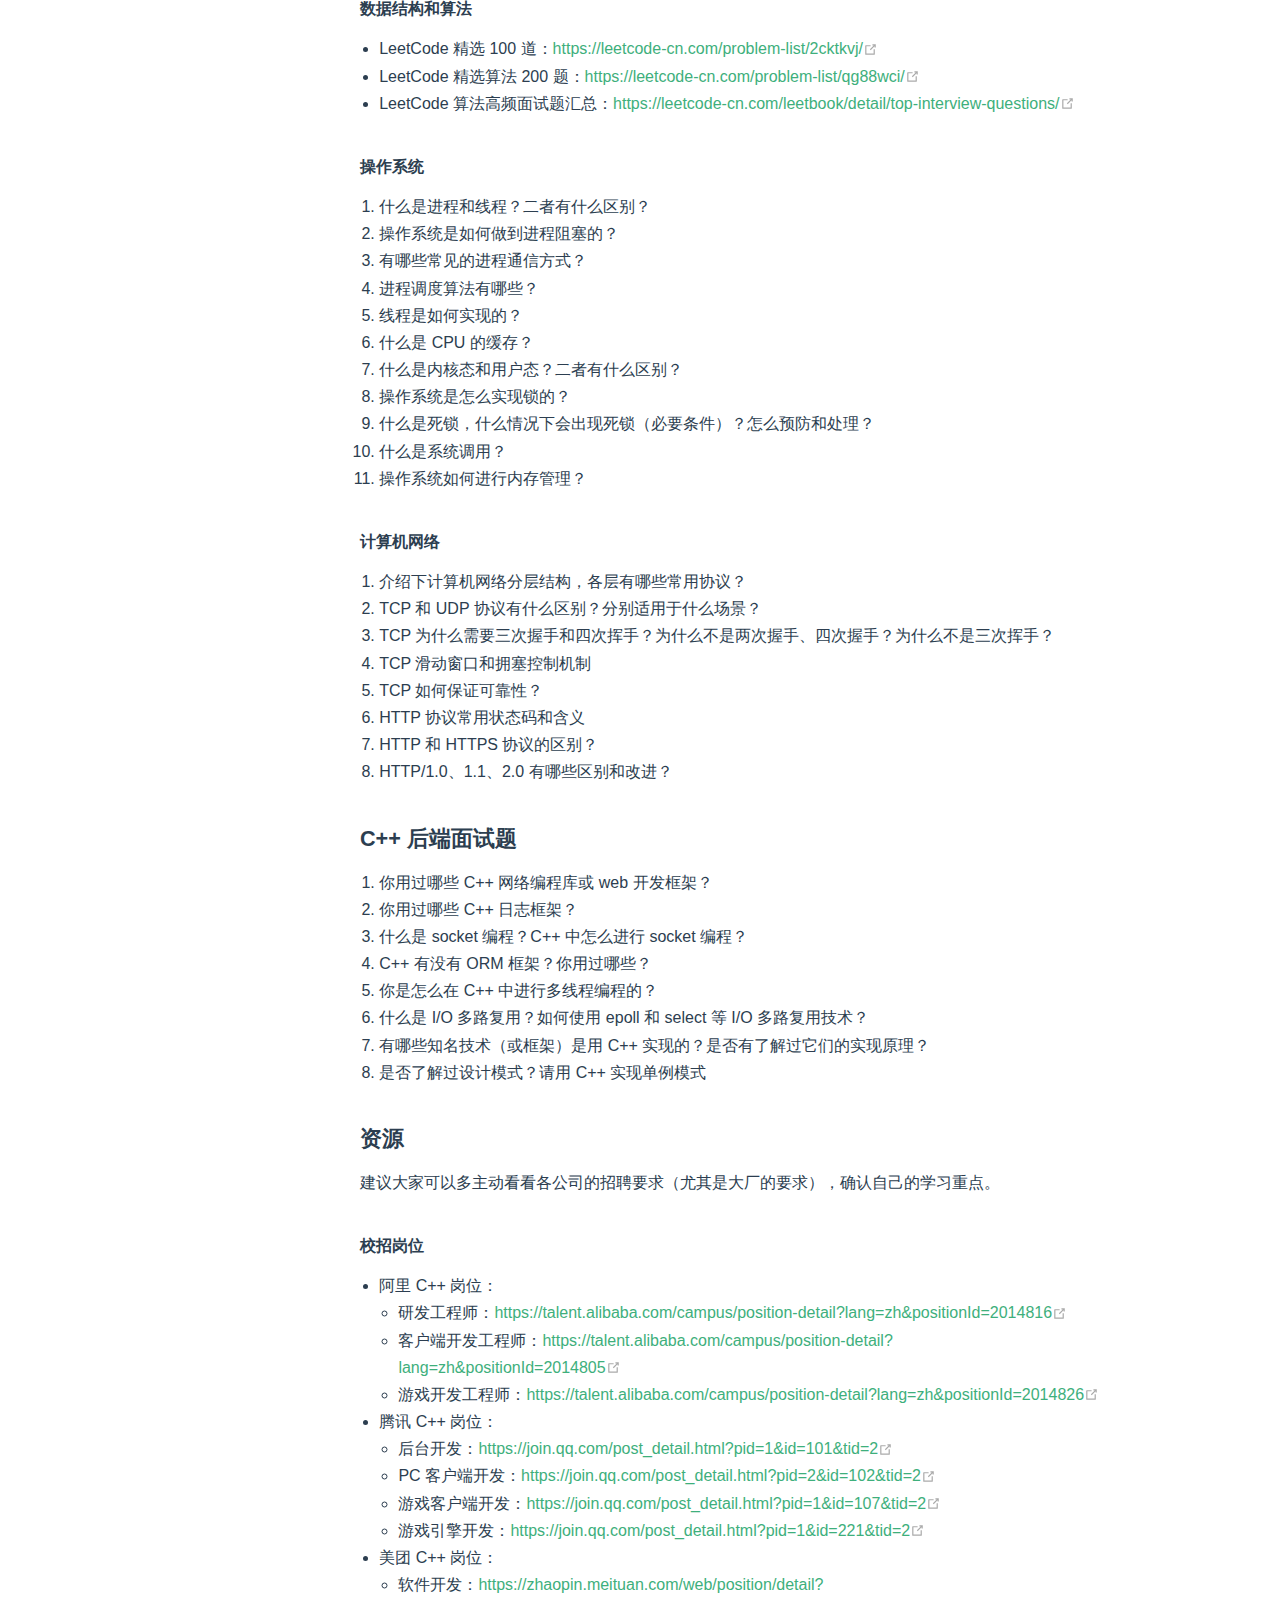
<file: c-学习路线-by-程序员鱼皮/index.html>
<!DOCTYPE html>
<html lang="en-US">
  <head>
    <meta charset="utf-8">
    <meta name="viewport" content="width=device-width,initial-scale=1">
    <title>C++ 学习路线 by 程序员鱼皮 | 鱼皮的编程宝典</title>
    <meta name="generator" content="VuePress 1.9.10">
    <link rel="icon" href="/favicon.ico">
    <script>
        var _hmt = _hmt || [];
        (function() {
          var hm = document.createElement("script");
          hm.src = "https://hm.baidu.com/hm.js?2675818a983a3131404cee835018f016";
          var s = document.getElementsByTagName("script")[0]; 
          s.parentNode.insertBefore(hm, s);
        })();
      </script>
    <meta name="description" content="贴心的编程学习路线，全面的编程知识百科">
    <meta property="og:site_name" content="鱼皮的编程宝典">
    <meta property="og:title" content="C++ 学习路线 by 程序员鱼皮">
    <meta property="og:type" content="article">
    <meta property="og:url" content="https://codefather.cn/c-%E5%AD%A6%E4%B9%A0%E8%B7%AF%E7%BA%BF-by-%E7%A8%8B%E5%BA%8F%E5%91%98%E9%B1%BC%E7%9A%AE/">
    <meta name="twitter:title" content="C++ 学习路线 by 程序员鱼皮">
    <meta name="twitter:url" content="https://codefather.cn/c-%E5%AD%A6%E4%B9%A0%E8%B7%AF%E7%BA%BF-by-%E7%A8%8B%E5%BA%8F%E5%91%98%E9%B1%BC%E7%9A%AE/">
    <meta name="twitter:card" content="summary_large_image">
    <meta name="twitter:label1" content="Written by">
    <meta name="twitter:label2" content="Filed under">
    <meta name="twitter:data2" content="程序员, 编程, 计算机">
    <meta property="article:tag" content="程序员">
    <meta name="keywords" content="程序员鱼皮, 编程学习路线, 编程知识百科, Java, 编程导航, 前端, 开发, 编程分享, 项目, IT, 求职, 面经">
    
    <link rel="preload" href="/assets/css/0.styles.40c15e22.css" as="style"><link rel="preload" href="/assets/js/app.01cf620d.js" as="script"><link rel="preload" href="/assets/js/2.6131818a.js" as="script"><link rel="preload" href="/assets/js/29.c95ef1d0.js" as="script"><link rel="prefetch" href="/assets/js/1.772e8449.js"><link rel="prefetch" href="/assets/js/10.40b6837e.js"><link rel="prefetch" href="/assets/js/11.78a8555f.js"><link rel="prefetch" href="/assets/js/12.a6f096db.js"><link rel="prefetch" href="/assets/js/13.8352f638.js"><link rel="prefetch" href="/assets/js/14.c7dc96c5.js"><link rel="prefetch" href="/assets/js/15.970a8ca5.js"><link rel="prefetch" href="/assets/js/16.ac3baac4.js"><link rel="prefetch" href="/assets/js/17.c186ca40.js"><link rel="prefetch" href="/assets/js/18.d0f0bd51.js"><link rel="prefetch" href="/assets/js/19.5740e4d6.js"><link rel="prefetch" href="/assets/js/20.8885a4fa.js"><link rel="prefetch" href="/assets/js/21.2a33c70e.js"><link rel="prefetch" href="/assets/js/22.3e8347a6.js"><link rel="prefetch" href="/assets/js/23.ceb5a5ff.js"><link rel="prefetch" href="/assets/js/24.ae67f00c.js"><link rel="prefetch" href="/assets/js/25.15e1f641.js"><link rel="prefetch" href="/assets/js/26.35b2bbdc.js"><link rel="prefetch" href="/assets/js/27.7796cb80.js"><link rel="prefetch" href="/assets/js/28.60303052.js"><link rel="prefetch" href="/assets/js/3.4dc033c7.js"><link rel="prefetch" href="/assets/js/30.bca11d63.js"><link rel="prefetch" href="/assets/js/31.99acb4d2.js"><link rel="prefetch" href="/assets/js/32.eb185151.js"><link rel="prefetch" href="/assets/js/33.7e587d45.js"><link rel="prefetch" href="/assets/js/34.1a23426d.js"><link rel="prefetch" href="/assets/js/35.9eb4bc3a.js"><link rel="prefetch" href="/assets/js/36.c97a9852.js"><link rel="prefetch" href="/assets/js/37.b727a9c1.js"><link rel="prefetch" href="/assets/js/38.4c3137dd.js"><link rel="prefetch" href="/assets/js/39.bc0a4f40.js"><link rel="prefetch" href="/assets/js/4.2f502b73.js"><link rel="prefetch" href="/assets/js/5.7b1f056c.js"><link rel="prefetch" href="/assets/js/6.056886f1.js"><link rel="prefetch" href="/assets/js/7.a96cecf9.js"><link rel="prefetch" href="/assets/js/vendors~docsearch.9f962556.js">
    <link rel="stylesheet" href="/assets/css/0.styles.40c15e22.css">
  </head>
  <body>
    <div id="app" data-server-rendered="true"><div class="theme-container"><header class="navbar"><div class="sidebar-button"><svg xmlns="http://www.w3.org/2000/svg" aria-hidden="true" role="img" viewBox="0 0 448 512" class="icon"><path fill="currentColor" d="M436 124H12c-6.627 0-12-5.373-12-12V80c0-6.627 5.373-12 12-12h424c6.627 0 12 5.373 12 12v32c0 6.627-5.373 12-12 12zm0 160H12c-6.627 0-12-5.373-12-12v-32c0-6.627 5.373-12 12-12h424c6.627 0 12 5.373 12 12v32c0 6.627-5.373 12-12 12zm0 160H12c-6.627 0-12-5.373-12-12v-32c0-6.627 5.373-12 12-12h424c6.627 0 12 5.373 12 12v32c0 6.627-5.373 12-12 12z"></path></svg></div> <a href="/" class="home-link router-link-active"><img src="/logo.png" alt="鱼皮的编程宝典" class="logo"> <span class="site-name can-hide">鱼皮的编程宝典</span></a> <div class="links"><div class="search-box"><input aria-label="Search" autocomplete="off" spellcheck="false" value=""> <!----></div> <nav class="nav-links can-hide"><div class="nav-item"><a href="/学习路线/" class="nav-link">
  学习路线
</a></div> <a href="https://github.com/liyupi/codefather" target="_blank" rel="noopener noreferrer" class="repo-link">
    GitHub
    <span><svg xmlns="http://www.w3.org/2000/svg" aria-hidden="true" focusable="false" x="0px" y="0px" viewBox="0 0 100 100" width="15" height="15" class="icon outbound"><path fill="currentColor" d="M18.8,85.1h56l0,0c2.2,0,4-1.8,4-4v-32h-8v28h-48v-48h28v-8h-32l0,0c-2.2,0-4,1.8-4,4v56C14.8,83.3,16.6,85.1,18.8,85.1z"></path> <polygon fill="currentColor" points="45.7,48.7 51.3,54.3 77.2,28.5 77.2,37.2 85.2,37.2 85.2,14.9 62.8,14.9 62.8,22.9 71.5,22.9"></polygon></svg> <span class="sr-only">(opens new window)</span></span></a></nav></div></header> <div class="sidebar-mask"></div> <aside class="sidebar"><nav class="nav-links"><div class="nav-item"><a href="/学习路线/" class="nav-link">
  学习路线
</a></div> <a href="https://github.com/liyupi/codefather" target="_blank" rel="noopener noreferrer" class="repo-link">
    GitHub
    <span><svg xmlns="http://www.w3.org/2000/svg" aria-hidden="true" focusable="false" x="0px" y="0px" viewBox="0 0 100 100" width="15" height="15" class="icon outbound"><path fill="currentColor" d="M18.8,85.1h56l0,0c2.2,0,4-1.8,4-4v-32h-8v28h-48v-48h28v-8h-32l0,0c-2.2,0-4,1.8-4,4v56C14.8,83.3,16.6,85.1,18.8,85.1z"></path> <polygon fill="currentColor" points="45.7,48.7 51.3,54.3 77.2,28.5 77.2,37.2 85.2,37.2 85.2,14.9 62.8,14.9 62.8,22.9 71.5,22.9"></polygon></svg> <span class="sr-only">(opens new window)</span></span></a></nav>  <ul class="sidebar-links"><li><a href="/%E5%AD%A6%E4%B9%A0%E8%B7%AF%E7%BA%BF/" class="sidebar-link">免费学习路线</a></li><li><section class="sidebar-group depth-0"><p class="sidebar-heading open"><span>学习路线</span> <!----></p> <ul class="sidebar-links sidebar-group-items"><li><a href="/java%E5%AD%A6%E4%B9%A0%E8%B7%AF%E7%BA%BF-by-%E7%A8%8B%E5%BA%8F%E5%91%98%E9%B1%BC%E7%9A%AE/" class="sidebar-link">Java 学习路线 by 程序员鱼皮</a></li><li><a href="/%E5%89%8D%E7%AB%AF%E5%AD%A6%E4%B9%A0%E8%B7%AF%E7%BA%BF-by-%E7%A8%8B%E5%BA%8F%E5%91%98%E9%B1%BC%E7%9A%AE/" class="sidebar-link">前端学习路线 by 程序员鱼皮</a></li><li><a href="/c-%E5%AD%A6%E4%B9%A0%E8%B7%AF%E7%BA%BF-by-%E7%A8%8B%E5%BA%8F%E5%91%98%E9%B1%BC%E7%9A%AE/" aria-current="page" class="active sidebar-link">C++ 学习路线 by 程序员鱼皮</a><ul class="sidebar-sub-headers"><li class="sidebar-sub-header"><a href="/c-%E5%AD%A6%E4%B9%A0%E8%B7%AF%E7%BA%BF-by-%E7%A8%8B%E5%BA%8F%E5%91%98%E9%B1%BC%E7%9A%AE/#c-介绍" class="sidebar-link">C++ 介绍</a></li><li class="sidebar-sub-header"><a href="/c-%E5%AD%A6%E4%B9%A0%E8%B7%AF%E7%BA%BF-by-%E7%A8%8B%E5%BA%8F%E5%91%98%E9%B1%BC%E7%9A%AE/#学习建议" class="sidebar-link">学习建议</a></li><li class="sidebar-sub-header"><a href="/c-%E5%AD%A6%E4%B9%A0%E8%B7%AF%E7%BA%BF-by-%E7%A8%8B%E5%BA%8F%E5%91%98%E9%B1%BC%E7%9A%AE/#学习大纲" class="sidebar-link">学习大纲</a></li><li class="sidebar-sub-header"><a href="/c-%E5%AD%A6%E4%B9%A0%E8%B7%AF%E7%BA%BF-by-%E7%A8%8B%E5%BA%8F%E5%91%98%E9%B1%BC%E7%9A%AE/#一、c-语法基础" class="sidebar-link">一、C++ 语法基础</a></li><li class="sidebar-sub-header"><a href="/c-%E5%AD%A6%E4%B9%A0%E8%B7%AF%E7%BA%BF-by-%E7%A8%8B%E5%BA%8F%E5%91%98%E9%B1%BC%E7%9A%AE/#二、c-进阶" class="sidebar-link">二、C++ 进阶</a></li><li class="sidebar-sub-header"><a href="/c-%E5%AD%A6%E4%B9%A0%E8%B7%AF%E7%BA%BF-by-%E7%A8%8B%E5%BA%8F%E5%91%98%E9%B1%BC%E7%9A%AE/#三、计算机基础" class="sidebar-link">三、计算机基础</a></li><li class="sidebar-sub-header"><a href="/c-%E5%AD%A6%E4%B9%A0%E8%B7%AF%E7%BA%BF-by-%E7%A8%8B%E5%BA%8F%E5%91%98%E9%B1%BC%E7%9A%AE/#四、软件开发通用" class="sidebar-link">四、软件开发通用</a></li><li class="sidebar-sub-header"><a href="/c-%E5%AD%A6%E4%B9%A0%E8%B7%AF%E7%BA%BF-by-%E7%A8%8B%E5%BA%8F%E5%91%98%E9%B1%BC%E7%9A%AE/#五、后端开发通用" class="sidebar-link">五、后端开发通用</a></li><li class="sidebar-sub-header"><a href="/c-%E5%AD%A6%E4%B9%A0%E8%B7%AF%E7%BA%BF-by-%E7%A8%8B%E5%BA%8F%E5%91%98%E9%B1%BC%E7%9A%AE/#六、c-项目实战" class="sidebar-link">六、C++ 项目实战</a></li><li class="sidebar-sub-header"><a href="/c-%E5%AD%A6%E4%B9%A0%E8%B7%AF%E7%BA%BF-by-%E7%A8%8B%E5%BA%8F%E5%91%98%E9%B1%BC%E7%9A%AE/#七、c-求职备战" class="sidebar-link">七、C++ 求职备战</a></li><li class="sidebar-sub-header"><a href="/c-%E5%AD%A6%E4%B9%A0%E8%B7%AF%E7%BA%BF-by-%E7%A8%8B%E5%BA%8F%E5%91%98%E9%B1%BC%E7%9A%AE/#学习资源" class="sidebar-link">学习资源</a></li></ul></li><li><a href="/python%E5%AD%A6%E4%B9%A0%E8%B7%AF%E7%BA%BF-by-%E7%A8%8B%E5%BA%8F%E5%91%98%E9%B1%BC%E7%9A%AE/" class="sidebar-link">Python 学习路线 by 程序员鱼皮</a></li><li><a href="/%E6%95%B0%E6%8D%AE%E7%BB%93%E6%9E%84%E5%92%8C%E7%AE%97%E6%B3%95%E5%AD%A6%E4%B9%A0%E8%B7%AF%E7%BA%BF-by-%E7%A8%8B%E5%BA%8F%E5%91%98%E9%B1%BC%E7%9A%AE/" class="sidebar-link">数据结构和算法学习路线 by 程序员鱼皮</a></li><li><a href="/sql%E5%85%8D%E8%B4%B9%E5%AE%9E%E6%88%98%E8%87%AA%E5%AD%A6%E7%BD%91%E7%AB%99-by-%E7%A8%8B%E5%BA%8F%E5%91%98%E9%B1%BC%E7%9A%AE/" class="sidebar-link">SQL 免费实战自学网站 by 程序员鱼皮</a></li><li><a href="/%E8%AE%A1%E7%AE%97%E6%9C%BA%E5%9F%BA%E7%A1%80%E5%AD%A6%E4%B9%A0%E8%B7%AF%E7%BA%BF-by-%E7%A8%8B%E5%BA%8F%E5%91%98%E9%B1%BC%E7%9A%AE/" class="sidebar-link">计算机基础学习路线 by 程序员鱼皮</a></li><li><a href="/git-github%E5%AD%A6%E4%B9%A0%E8%B7%AF%E7%BA%BF-by-%E7%A8%8B%E5%BA%8F%E5%91%98%E9%B1%BC%E7%9A%AE/" class="sidebar-link">Git &amp; GitHub 学习路线 by 程序员鱼皮</a></li><li><a href="/%E8%AE%BE%E8%AE%A1%E6%A8%A1%E5%BC%8F%E5%AD%A6%E4%B9%A0%E8%B7%AF%E7%BA%BF-by-%E7%A8%8B%E5%BA%8F%E5%91%98%E9%B1%BC%E7%9A%AE/" class="sidebar-link">设计模式学习路线 by 程序员鱼皮</a></li><li><a href="/linux%E5%AD%A6%E4%B9%A0%E8%B7%AF%E7%BA%BF-by-%E7%A8%8B%E5%BA%8F%E5%91%98%E9%B1%BC%E7%9A%AE/" class="sidebar-link">Linux 学习路线 by 程序员鱼皮</a></li></ul></section></li></ul> </aside> <main class="page"> <div class="content"><div style="width:100%"><div class="theme-default-content custom-content content__default"><h1 id="c-学习路线-by-程序员鱼皮"><a href="#c-学习路线-by-程序员鱼皮" class="header-anchor">#</a> C++ 学习路线 by 程序员鱼皮</h1> <blockquote><p>本文作者：<a href="https://yuyuanweb.feishu.cn/wiki/Abldw5WkjidySxkKxU2cQdAtnah" target="_blank" rel="noopener noreferrer">程序员鱼皮<span><svg xmlns="http://www.w3.org/2000/svg" aria-hidden="true" focusable="false" x="0px" y="0px" viewBox="0 0 100 100" width="15" height="15" class="icon outbound"><path fill="currentColor" d="M18.8,85.1h56l0,0c2.2,0,4-1.8,4-4v-32h-8v28h-48v-48h28v-8h-32l0,0c-2.2,0-4,1.8-4,4v56C14.8,83.3,16.6,85.1,18.8,85.1z"></path> <polygon fill="currentColor" points="45.7,48.7 51.3,54.3 77.2,28.5 77.2,37.2 85.2,37.2 85.2,14.9 62.8,14.9 62.8,22.9 71.5,22.9"></polygon></svg> <span class="sr-only">(opens new window)</span></span></a></p> <p>本站地址：<a href="https://codefather.cn" target="_blank" rel="noopener noreferrer">https://codefather.cn<span><svg xmlns="http://www.w3.org/2000/svg" aria-hidden="true" focusable="false" x="0px" y="0px" viewBox="0 0 100 100" width="15" height="15" class="icon outbound"><path fill="currentColor" d="M18.8,85.1h56l0,0c2.2,0,4-1.8,4-4v-32h-8v28h-48v-48h28v-8h-32l0,0c-2.2,0-4,1.8-4,4v56C14.8,83.3,16.6,85.1,18.8,85.1z"></path> <polygon fill="currentColor" points="45.7,48.7 51.3,54.3 77.2,28.5 77.2,37.2 85.2,37.2 85.2,14.9 62.8,14.9 62.8,22.9 71.5,22.9"></polygon></svg> <span class="sr-only">(opens new window)</span></span></a></p></blockquote> <h2 id="c-介绍"><a href="#c-介绍" class="header-anchor">#</a> C++ 介绍</h2> <h3 id="语言特性"><a href="#语言特性" class="header-anchor">#</a> 语言特性</h3> <blockquote><p>比较官方，仅供参考</p></blockquote> <p>C++ 是一种面向对象的、通用的、静态类型的编程语言，它是 C 语言的一种扩展。</p> <p>C++ 语言支持多种编程范式，包括面向对象编程、泛型编程和过程式编程等，因此具有很高的灵活性和可扩展性。</p> <p>C++ 相对于其他高级语言（比如 Java）来说，更加底层，因此具有高性能、可移植、可重用等优点，被广泛应用于系统开发、嵌入式系统、服务端开发、游戏开发、图形学、音视频处理、金融分析等领域。</p> <p>C++ 标准语法的发展也是非常快的，目前最新的标准都到 C++ 20 了！而且随着它的发展，它具有了丰富的语法和库支持，大学计算机专业的同学一般也会从 C++（C 语言）开始学起。</p> <h3 id="就业方向"><a href="#就业方向" class="header-anchor">#</a> 就业方向</h3> <p>C++ 的就业方向还是非常多的，鱼皮建议大家 <strong>首先根据自己的兴趣爱好</strong> 来做选择。</p> <h4 id="服务端开发"><a href="#服务端开发" class="header-anchor">#</a> 服务端开发</h4> <p>一般就是我们常说的后端开发了。C++ 语言在高性能服务器开发、大数据处理、金融领域等都有广泛应用。对于用户 / 并发量非常高的系统（比如微信），通常会选择更高性能的 C++ 框架来开发。服务端开发工程师除了要学习后端都要学习的通用知识（比如数据库、缓存），还需要更熟悉网络编程、并发编程、内存管理等技术。</p> <h4 id="系统开发"><a href="#系统开发" class="header-anchor">#</a> 系统开发</h4> <p>高性能的 C++ 无疑是系统开发的王牌语言！系统开发工程师负责设计和实现操作系统、驱动程序、嵌入式系统、网络协议栈等 <strong>系统级</strong> 软件，从事这个岗位必须熟练掌握 C++ 的语法、各种数据结构、算法、多线程编程、Linux 操作系统等技术。</p> <h4 id="客户端开发"><a href="#客户端开发" class="header-anchor">#</a> 客户端开发</h4> <p>一般是指开发用户看的到的界面。C++ 语言在桌面应用程序、移动应用程序和游戏开发中有着广泛应用。C++ 客户端开发工程师和前端开发有着相似的学习要求，都需要掌握 GUI 编程、布局知识、跨平台开发技术。现在主流的开发软件是 Qt（鱼皮的毕设就是用它做的）。</p> <h4 id="嵌入式开发"><a href="#嵌入式开发" class="header-anchor">#</a> 嵌入式开发</h4> <p>也是考虑到 C++ 的高性能，它被广泛应用于开发网络设备、汽车电子、智能家居、医疗设备等产品。嵌入式开发工程师和系统开发工程师的学习路径有相似之处，都需要学好 C++ 系统级编程以及操作系统知识。此外，嵌入式开发还需要了解硬件、嵌入式开发平台和相关工具。</p> <h4 id="游戏开发"><a href="#游戏开发" class="header-anchor">#</a> 游戏开发</h4> <p>C++ 语言是游戏开发的主语言之一（另一个是 C#），比如当下很火的虚幻引擎的主语言就是 C++！对于游戏开发工程师，最重要的是热爱游戏！然后游戏开发也分界面和后台开发，前者需要熟悉游戏引擎、图形学、物理引擎等技术，后者和服务端开发的要求差不多，都要学好网络编程、并发编程。</p> <h4 id="音视频处理"><a href="#音视频处理" class="header-anchor">#</a> 音视频处理</h4> <p>还是考虑到 C++ 的高性能，它在音视频编解码、视频渲染等领域有着非常广泛的应用！音视频处理工程师除了 C++ 基础知识外，还需要熟悉音视频格式、编解码技术、图形学等相关技术。</p> <h4 id="图像处理"><a href="#图像处理" class="header-anchor">#</a> 图像处理</h4> <p>和音视频处理类似，都属于 C++ 计算类工作。图像处理工程师需要熟悉图像处理算法、计算机视觉等，掌握各种 C++ 的图像处理库和相关算法。图像处理和音视频处理这方面的工作细分内容可能比较多，而且这类工作对数学会有一定要求，有些公司可能把它们定义为 “算法工程师”。</p> <h4 id="sdk-开发"><a href="#sdk-开发" class="header-anchor">#</a> SDK 开发</h4> <p>C++ 也适用于开发各种 SDK（软件开发工具包）。SDK 开发工程师需要熟悉 C++ 的语言特性、SDK / API 的设计和接口开发、掌握软件开发原则和设计模式，要能够设计出易用、高性能、可靠的 SDK 接口，提供给其他开发者使用。国内这方面的岗位没那么多，很多时候合并到后端（服务端）开发了。</p> <hr> <p>从上面这些岗位，我们会发现，虽然都是学 C++，但不同方向的工程师需要侧重掌握的技能和专业知识也是有区别的。但是如果你还没确定选什么具体的方向，不妨先掌握它们都要求的通用技能，即能够熟练使用 C++ 语法来编程。</p> <h3 id="选-c-还是-java"><a href="#选-c-还是-java" class="header-anchor">#</a> 选 C++ 还是 Java？</h3> <p>首先，明确一点，C++ 和 Java 都是非常优秀的主流编程语言，编程语言和技术没有绝对的优劣之分，只不过在不同的场景下，有更优的选择。而且，像很多大神说的一样，语言只是工具，编程思想才是核心。不过，选择好的工具也是至关重要的，“好的抓手才能带来更大的赋能”。</p> <p>如果你对操作系统底层、嵌入式、图像处理、音视频处理、游戏开发等方向感兴趣，建议选择 C++；而如果你更喜欢开发应用系统、思考和实现业务逻辑，就选择 Java。</p> <p>不过对于身在校园、且时间充裕的同学来说，我更建议 “我全都要”。可以先学 C 语言或 C++ 打基础（这也是大部分计算机专业学生在高校内学到的第一门编程语言），因为它相对底层，能帮助你接触到更多计算机的概念，比如操作系统资源管理、网络通讯等，从而为学习其他的编程语言做铺垫。然后再学习 Java 来做项目、找工作。</p> <p>此外，因为 Java 和 C++ 都可以作为后端开发语言，所以无论把哪门语言作为主语言，都要重点学好后台开发通用知识，比如数据库、缓存、消息队列、Socket 通讯、Linux、Git、计算机基础知识等。但选择 C++ 的同学要对操作系统、网络和 Linux <strong>更熟悉一些</strong> 。</p> <p>鱼皮专门针对这个问题写了一篇文章，欢迎阅读：<a href="https://www.code-nav.cn/post/1640611259688742914" target="_blank" rel="noopener noreferrer">https://www.code-nav.cn/post/1640611259688742914<span><svg xmlns="http://www.w3.org/2000/svg" aria-hidden="true" focusable="false" x="0px" y="0px" viewBox="0 0 100 100" width="15" height="15" class="icon outbound"><path fill="currentColor" d="M18.8,85.1h56l0,0c2.2,0,4-1.8,4-4v-32h-8v28h-48v-48h28v-8h-32l0,0c-2.2,0-4,1.8-4,4v56C14.8,83.3,16.6,85.1,18.8,85.1z"></path> <polygon fill="currentColor" points="45.7,48.7 51.3,54.3 77.2,28.5 77.2,37.2 85.2,37.2 85.2,14.9 62.8,14.9 62.8,22.9 71.5,22.9"></polygon></svg> <span class="sr-only">(opens new window)</span></span></a></p> <h2 id="学习建议"><a href="#学习建议" class="header-anchor">#</a> 学习建议</h2> <ol><li>基础一定要打牢！这是 C++ 相对于 Java 这种上层语言来说最重要的一个建议，因为 C++ 可以更灵活地操作系统（比如自主分配内存），所以如果基础不牢固，你不仅不能发挥出 C++ 的高性能等特性，反而还可能写出更辣鸡的程序。像 C++ 基础特性（指针、引用等）、操作系统、计算机网络、算法数据结构等计算机基础都要认真去学。</li> <li>其他的建议就不是 C++ 的专属了，学任何编程语言都一样，要多练习语法、多学习类库框架、多实践做项目、多读别人的项目和开源代码、多积累总结等等。</li></ol> <h2 id="学习大纲"><a href="#学习大纲" class="header-anchor">#</a> 学习大纲</h2> <p>不同的 C++ 就业方向，要学的知识也是不同的，但是会有很多交集。</p> <p>只要你学习 C++，C++ 的语法、Linux 服务器、操作系统、计算机网络等知识几乎都是必学的！（纯客户端界面开发除外，但最好也学习下）</p> <p>本学习路线以 C++ 的主流岗位 —— 服务端开发为例，大致分为以下几个阶段：</p> <ol><li>C++ 语法基础</li> <li>C++ 进阶</li> <li>计算机基础</li> <li>软件开发通用</li> <li>后端开发通用</li> <li>C++ 项目实战</li> <li>C++ 求职备战</li></ol> <h2 id="一、c-语法基础"><a href="#一、c-语法基础" class="header-anchor">#</a> 一、C++ 语法基础</h2> <h3 id="学习建议-2"><a href="#学习建议-2" class="header-anchor">#</a> 学习建议</h3> <p>对于完全 0 编程基础的同学来说，不建议上来就去看《C Primer Plus》（或者《C++ Primer Plus》）这种很厚的书籍，可能会被劝退。</p> <p>对于大多数入门的同学，快速上手语法、能写出代码是最重要的。所以建议这里还是看培训机构在 B 站的免费视频教程：https://www.bilibili.com/video/BV1et411b73Z/，它们做入门课真的是有一手。</p> <p>如果你们学校是从 C 语言开始学起，可以看浙大翁恺老师的 C 语言入门课：https://www.bilibili.com/video/BV1dr4y1n7vA，好评很多。</p> <p>除了视频教程外，建议大家搭配一个文档教程（https://www.runoob.com/cplusplus/cpp-tutorial.html）一起学习，起到查漏补缺的作用。</p> <p>初学 C++，除了学习基本的概念（比如变量、指针、引用）之外，一定要多上手敲代码练习、熟能生巧，还要能熟练地 debug 自己的程序，为以后开发更复杂的项目打好基础。</p> <p>开发工具可以使用 Visual Studio（功能最强大）、Dev Cpp（最简单易用）、Code::Blocks（中规中矩）等。除了必须会用一款本地开发工具外，还可以搭配在线编程工具学习：<a href="https://www.runoob.com/try/runcode.php?filename=helloworld&amp;type=cpp" target="_blank" rel="noopener noreferrer">https://www.runoob.com/try/runcode.php?filename=helloworld&amp;type=cpp<span><svg xmlns="http://www.w3.org/2000/svg" aria-hidden="true" focusable="false" x="0px" y="0px" viewBox="0 0 100 100" width="15" height="15" class="icon outbound"><path fill="currentColor" d="M18.8,85.1h56l0,0c2.2,0,4-1.8,4-4v-32h-8v28h-48v-48h28v-8h-32l0,0c-2.2,0-4,1.8-4,4v56C14.8,83.3,16.6,85.1,18.8,85.1z"></path> <polygon fill="currentColor" points="45.7,48.7 51.3,54.3 77.2,28.5 77.2,37.2 85.2,37.2 85.2,14.9 62.8,14.9 62.8,22.9 71.5,22.9"></polygon></svg> <span class="sr-only">(opens new window)</span></span></a> ，效率更高。</p> <p>此外，建议把自己写过的每个代码文件都分类保存好、整理自己的笔记，忘了就查，而不要死记硬背。</p> <p>学完本阶段后，可以试着用 C++ 去做一个简单的 XX 管理系统（控制台里运行即可），或者做一些 LeetCode 上入门级别的算法题目、学校里的 OJ 等等。</p> <h3 id="知识点"><a href="#知识点" class="header-anchor">#</a> 知识点</h3> <ul><li>基础概念
<ul><li>变量</li> <li>常量</li> <li>关键字</li> <li>数据类型</li> <li>运算符</li> <li>表达式</li> <li>控制结构
<ul><li>条件分支</li> <li>循环</li></ul></li></ul></li> <li>开发工具</li> <li>函数
<ul><li>函数重载</li> <li>默认参数</li></ul></li> <li>基本数据结构
<ul><li>数组</li> <li>字符串</li></ul></li> <li>内存管理
<ul><li>内存模型</li> <li>动态内存分配</li> <li>动态内存释放</li></ul></li> <li>指针
<ul><li>空指针</li> <li>野指针</li></ul></li> <li>引用
<ul><li>函数参数引用</li> <li>返回值引用</li></ul></li> <li>结构体
<ul><li>定义</li> <li>访问</li></ul></li> <li>命名空间</li> <li>面向对象编程
<ul><li>类</li> <li>对象</li> <li>封装
<ul><li>成员变量</li> <li>成员函数</li> <li>this 指针</li></ul></li> <li>构造函数</li> <li>析构函数</li> <li>拷贝构造函数</li> <li>静态成员</li> <li>友元
<ul><li>友元函数</li> <li>友元类</li></ul></li> <li>运算符重载</li> <li>继承
<ul><li>对象初始化顺序</li> <li>同名成员问题</li> <li>多继承</li> <li>虚继承</li> <li>菱形继承</li></ul></li> <li>多态
<ul><li>虚函数</li> <li>纯虚函数</li> <li>抽象类</li> <li>虚析构函数</li> <li>纯虚析构函数</li></ul></li></ul></li> <li>异常处理
<ul><li>抛出</li> <li>捕获</li> <li>异常类型</li> <li>标准异常</li></ul></li> <li>STL
<ul><li>容器
<ul><li>vector</li> <li>string</li> <li>list</li> <li>pair</li> <li>set</li> <li>map</li> <li>deque</li> <li>stack</li></ul></li> <li>迭代器</li> <li>函数对象</li> <li>谓词
<ul><li>一元谓词</li> <li>二元谓词</li></ul></li> <li>内置函数对象</li> <li>算法
<ul><li>排序</li> <li>查找</li></ul></li></ul></li> <li>类型转换</li> <li>模板
<ul><li>函数模板</li> <li>类模板</li></ul></li> <li>泛型</li> <li>I / O 操作
<ul><li>文件操作</li></ul></li></ul> <blockquote><p>by 程序员鱼皮 <a href="https://docs.qq.com/doc/DUG93dVNHbVZjZXpo/" target="_blank" rel="noopener noreferrer">知识星球<span><svg xmlns="http://www.w3.org/2000/svg" aria-hidden="true" focusable="false" x="0px" y="0px" viewBox="0 0 100 100" width="15" height="15" class="icon outbound"><path fill="currentColor" d="M18.8,85.1h56l0,0c2.2,0,4-1.8,4-4v-32h-8v28h-48v-48h28v-8h-32l0,0c-2.2,0-4,1.8-4,4v56C14.8,83.3,16.6,85.1,18.8,85.1z"></path> <polygon fill="currentColor" points="45.7,48.7 51.3,54.3 77.2,28.5 77.2,37.2 85.2,37.2 85.2,14.9 62.8,14.9 62.8,22.9 71.5,22.9"></polygon></svg> <span class="sr-only">(opens new window)</span></span></a></p></blockquote> <h2 id="二、c-进阶"><a href="#二、c-进阶" class="header-anchor">#</a> 二、C++ 进阶</h2> <p>上个阶段我们主要通过看视频来快速入门 C++ 基础编程语法；而这个阶段要做的是巩固基础、学习更多 C++ 的特性、甚至是底层原理，建议大家通过阅读经典书籍的方式来学习。</p> <p>先系统学习 C++ 基础及进阶语法，可以读下面 2 本书籍：</p> <ul><li>《C++ Primer Plus》：<a href="https://book.douban.com/subject/10789789/" target="_blank" rel="noopener noreferrer">https://book.douban.com/subject/10789789/<span><svg xmlns="http://www.w3.org/2000/svg" aria-hidden="true" focusable="false" x="0px" y="0px" viewBox="0 0 100 100" width="15" height="15" class="icon outbound"><path fill="currentColor" d="M18.8,85.1h56l0,0c2.2,0,4-1.8,4-4v-32h-8v28h-48v-48h28v-8h-32l0,0c-2.2,0-4,1.8-4,4v56C14.8,83.3,16.6,85.1,18.8,85.1z"></path> <polygon fill="currentColor" points="45.7,48.7 51.3,54.3 77.2,28.5 77.2,37.2 85.2,37.2 85.2,14.9 62.8,14.9 62.8,22.9 71.5,22.9"></polygon></svg> <span class="sr-only">(opens new window)</span></span></a></li> <li>《Effective C++》：<a href="https://book.douban.com/subject/5387403/" target="_blank" rel="noopener noreferrer">https://book.douban.com/subject/5387403/<span><svg xmlns="http://www.w3.org/2000/svg" aria-hidden="true" focusable="false" x="0px" y="0px" viewBox="0 0 100 100" width="15" height="15" class="icon outbound"><path fill="currentColor" d="M18.8,85.1h56l0,0c2.2,0,4-1.8,4-4v-32h-8v28h-48v-48h28v-8h-32l0,0c-2.2,0-4,1.8-4,4v56C14.8,83.3,16.6,85.1,18.8,85.1z"></path> <polygon fill="currentColor" points="45.7,48.7 51.3,54.3 77.2,28.5 77.2,37.2 85.2,37.2 85.2,14.9 62.8,14.9 62.8,22.9 71.5,22.9"></polygon></svg> <span class="sr-only">(opens new window)</span></span></a></li></ul> <p>学到这里，建议先去学习本路线第三阶段的计算机基础，否则下面的书啃起来会很累。</p> <p>当你学完一遍算法、数据结构、操作系统、计算机网络后，再开始学习下面的内容。</p> <p>学习 STL 源码，阅读《STL 源码剖析》：<a href="https://book.douban.com/subject/1110934/" target="_blank" rel="noopener noreferrer">https://book.douban.com/subject/1110934/<span><svg xmlns="http://www.w3.org/2000/svg" aria-hidden="true" focusable="false" x="0px" y="0px" viewBox="0 0 100 100" width="15" height="15" class="icon outbound"><path fill="currentColor" d="M18.8,85.1h56l0,0c2.2,0,4-1.8,4-4v-32h-8v28h-48v-48h28v-8h-32l0,0c-2.2,0-4,1.8-4,4v56C14.8,83.3,16.6,85.1,18.8,85.1z"></path> <polygon fill="currentColor" points="45.7,48.7 51.3,54.3 77.2,28.5 77.2,37.2 85.2,37.2 85.2,14.9 62.8,14.9 62.8,22.9 71.5,22.9"></polygon></svg> <span class="sr-only">(opens new window)</span></span></a></p> <p>然后学习 Linux 服务端编程，可以阅读：</p> <ul><li>《Linux高性能服务器编程》：<a href="https://book.douban.com/subject/24722611/" target="_blank" rel="noopener noreferrer">https://book.douban.com/subject/24722611/<span><svg xmlns="http://www.w3.org/2000/svg" aria-hidden="true" focusable="false" x="0px" y="0px" viewBox="0 0 100 100" width="15" height="15" class="icon outbound"><path fill="currentColor" d="M18.8,85.1h56l0,0c2.2,0,4-1.8,4-4v-32h-8v28h-48v-48h28v-8h-32l0,0c-2.2,0-4,1.8-4,4v56C14.8,83.3,16.6,85.1,18.8,85.1z"></path> <polygon fill="currentColor" points="45.7,48.7 51.3,54.3 77.2,28.5 77.2,37.2 85.2,37.2 85.2,14.9 62.8,14.9 62.8,22.9 71.5,22.9"></polygon></svg> <span class="sr-only">(opens new window)</span></span></a></li> <li>《Linux多线程服务端编程》：<a href="https://book.douban.com/subject/20471211/" target="_blank" rel="noopener noreferrer">https://book.douban.com/subject/20471211/<span><svg xmlns="http://www.w3.org/2000/svg" aria-hidden="true" focusable="false" x="0px" y="0px" viewBox="0 0 100 100" width="15" height="15" class="icon outbound"><path fill="currentColor" d="M18.8,85.1h56l0,0c2.2,0,4-1.8,4-4v-32h-8v28h-48v-48h28v-8h-32l0,0c-2.2,0-4,1.8-4,4v56C14.8,83.3,16.6,85.1,18.8,85.1z"></path> <polygon fill="currentColor" points="45.7,48.7 51.3,54.3 77.2,28.5 77.2,37.2 85.2,37.2 85.2,14.9 62.8,14.9 62.8,22.9 71.5,22.9"></polygon></svg> <span class="sr-only">(opens new window)</span></span></a></li></ul> <p>网上有很多博主还推荐下面 2 本书，但是难度比较大，请大家根据学习进度和自身能力选择性阅读：</p> <ul><li>《UNIX网络编程》：https://book.douban.com/subject/26434583/、<a href="https://book.douban.com/subject/26434599/" target="_blank" rel="noopener noreferrer">https://book.douban.com/subject/26434599/<span><svg xmlns="http://www.w3.org/2000/svg" aria-hidden="true" focusable="false" x="0px" y="0px" viewBox="0 0 100 100" width="15" height="15" class="icon outbound"><path fill="currentColor" d="M18.8,85.1h56l0,0c2.2,0,4-1.8,4-4v-32h-8v28h-48v-48h28v-8h-32l0,0c-2.2,0-4,1.8-4,4v56C14.8,83.3,16.6,85.1,18.8,85.1z"></path> <polygon fill="currentColor" points="45.7,48.7 51.3,54.3 77.2,28.5 77.2,37.2 85.2,37.2 85.2,14.9 62.8,14.9 62.8,22.9 71.5,22.9"></polygon></svg> <span class="sr-only">(opens new window)</span></span></a></li> <li>《UNIX环境高级编程》：<a href="https://book.douban.com/subject/1788421/" target="_blank" rel="noopener noreferrer">https://book.douban.com/subject/1788421/<span><svg xmlns="http://www.w3.org/2000/svg" aria-hidden="true" focusable="false" x="0px" y="0px" viewBox="0 0 100 100" width="15" height="15" class="icon outbound"><path fill="currentColor" d="M18.8,85.1h56l0,0c2.2,0,4-1.8,4-4v-32h-8v28h-48v-48h28v-8h-32l0,0c-2.2,0-4,1.8-4,4v56C14.8,83.3,16.6,85.1,18.8,85.1z"></path> <polygon fill="currentColor" points="45.7,48.7 51.3,54.3 77.2,28.5 77.2,37.2 85.2,37.2 85.2,14.9 62.8,14.9 62.8,22.9 71.5,22.9"></polygon></svg> <span class="sr-only">(opens new window)</span></span></a></li></ul> <h3 id="知识点-2"><a href="#知识点-2" class="header-anchor">#</a> 知识点</h3> <ul><li>RAII</li> <li>C++ 11 新特性
<ul><li>自动类型推导</li> <li>lambda 表达式</li> <li>智能指针</li> <li>移动语义</li> <li>右值引用</li> <li>标准多线程库</li> <li>nullptr 关键字</li></ul></li> <li>类型转换
<ul><li>static_cast</li> <li>reinterpret_cast</li> <li>dynamic_cast</li> <li>const_cast</li></ul></li> <li>异常处理
<ul><li>栈解旋</li> <li>异常接口声明</li> <li>异常对象生命周期</li></ul></li> <li>工具
<ul><li>编译工具
<ul><li>GCC</li></ul></li> <li>构建工具
<ul><li>CMake</li></ul></li> <li>调试工具
<ul><li>GDB</li></ul></li> <li>静态分析工具
<ul><li>Clang Static Analyzer</li></ul></li></ul></li> <li>编码规范
<ul><li>Google C++ Style</li></ul></li> <li>程序执行原理
<ul><li>编译</li> <li>链接
<ul><li>静态链接</li> <li>动态链接</li></ul></li></ul></li> <li>STL 容器实现原理
<ul><li>vector</li> <li>string</li> <li>list</li> <li>pair</li> <li>set</li> <li>map</li> <li>deque</li> <li>stack</li></ul></li></ul> <h2 id="三、计算机基础"><a href="#三、计算机基础" class="header-anchor">#</a> 三、计算机基础</h2> <h3 id="学习建议-3"><a href="#学习建议-3" class="header-anchor">#</a> 学习建议</h3> <p>由于 C++ 语言本身相对更底层，常用于系统开发、嵌入式、高性能计算等领域。因此 C++ 开发者相对于学 Java 或其他方向的同学来说，需要具备更扎实、更深入的计算机基础能力。</p> <p>基础不是短短几天就能掌握的，需要持续学习、持续巩固。因此建议想快速就业的同学，可以先跳过这部分内容，把更多的精力放在后面开发框架的学习上，争取快速用 C++ 做出项目，等到面试前再去突击补习基础。而对于绝大多数计算机相关专业、或者学习时间比较富裕的同学，建议每天花 1 - 2 小时左右持续学习并巩固计算机基础，比如每天刷 2 - 3 道算法题，坚持半年那就是 500 多道，面试的算法关就基本没什么问题了。</p> <h3 id="知识点-3"><a href="#知识点-3" class="header-anchor">#</a> 知识点</h3> <blockquote><p>点击可跳转到该知识点的详细学习路线</p></blockquote> <ul><li><a href="https://www.code-nav.cn/post/1641035880439271426" target="_blank" rel="noopener noreferrer">计算机导论（计算机基本概念）<span><svg xmlns="http://www.w3.org/2000/svg" aria-hidden="true" focusable="false" x="0px" y="0px" viewBox="0 0 100 100" width="15" height="15" class="icon outbound"><path fill="currentColor" d="M18.8,85.1h56l0,0c2.2,0,4-1.8,4-4v-32h-8v28h-48v-48h28v-8h-32l0,0c-2.2,0-4,1.8-4,4v56C14.8,83.3,16.6,85.1,18.8,85.1z"></path> <polygon fill="currentColor" points="45.7,48.7 51.3,54.3 77.2,28.5 77.2,37.2 85.2,37.2 85.2,14.9 62.8,14.9 62.8,22.9 71.5,22.9"></polygon></svg> <span class="sr-only">(opens new window)</span></span></a></li> <li><a href="https://www.code-nav.cn/post/1640586867363954689" target="_blank" rel="noopener noreferrer">数据结构和算法<span><svg xmlns="http://www.w3.org/2000/svg" aria-hidden="true" focusable="false" x="0px" y="0px" viewBox="0 0 100 100" width="15" height="15" class="icon outbound"><path fill="currentColor" d="M18.8,85.1h56l0,0c2.2,0,4-1.8,4-4v-32h-8v28h-48v-48h28v-8h-32l0,0c-2.2,0-4,1.8-4,4v56C14.8,83.3,16.6,85.1,18.8,85.1z"></path> <polygon fill="currentColor" points="45.7,48.7 51.3,54.3 77.2,28.5 77.2,37.2 85.2,37.2 85.2,14.9 62.8,14.9 62.8,22.9 71.5,22.9"></polygon></svg> <span class="sr-only">(opens new window)</span></span></a></li> <li><a href="https://www.code-nav.cn/post/1640587909942099969" target="_blank" rel="noopener noreferrer">操作系统<span><svg xmlns="http://www.w3.org/2000/svg" aria-hidden="true" focusable="false" x="0px" y="0px" viewBox="0 0 100 100" width="15" height="15" class="icon outbound"><path fill="currentColor" d="M18.8,85.1h56l0,0c2.2,0,4-1.8,4-4v-32h-8v28h-48v-48h28v-8h-32l0,0c-2.2,0-4,1.8-4,4v56C14.8,83.3,16.6,85.1,18.8,85.1z"></path> <polygon fill="currentColor" points="45.7,48.7 51.3,54.3 77.2,28.5 77.2,37.2 85.2,37.2 85.2,14.9 62.8,14.9 62.8,22.9 71.5,22.9"></polygon></svg> <span class="sr-only">(opens new window)</span></span></a></li> <li><a href="https://www.code-nav.cn/post/1640588119619551233" target="_blank" rel="noopener noreferrer">计算机网络<span><svg xmlns="http://www.w3.org/2000/svg" aria-hidden="true" focusable="false" x="0px" y="0px" viewBox="0 0 100 100" width="15" height="15" class="icon outbound"><path fill="currentColor" d="M18.8,85.1h56l0,0c2.2,0,4-1.8,4-4v-32h-8v28h-48v-48h28v-8h-32l0,0c-2.2,0-4,1.8-4,4v56C14.8,83.3,16.6,85.1,18.8,85.1z"></path> <polygon fill="currentColor" points="45.7,48.7 51.3,54.3 77.2,28.5 77.2,37.2 85.2,37.2 85.2,14.9 62.8,14.9 62.8,22.9 71.5,22.9"></polygon></svg> <span class="sr-only">(opens new window)</span></span></a></li></ul> <h2 id="四、软件开发通用"><a href="#四、软件开发通用" class="header-anchor">#</a> 四、软件开发通用</h2> <h3 id="学习建议-4"><a href="#学习建议-4" class="header-anchor">#</a> 学习建议</h3> <p>只要你想从事软件开发方面的工作，以下这些知识点，最好都按照顺序学习一遍！</p> <p>对 C++ 开发来说，Linux 系统是重中之重。掌握 Linux 可以帮你更好地理解系统底层的运行机制，比如进程管理、内存管理、文件系统、网络传输等。</p> <p>除了 Linux 之外，软件开发的其他通用技能都可以融入到日常学习中，而不是花一大段连续时间去专攻。比如企业项目研发流程，读一遍有个印象就好；Git &amp; GitHub 需要在平时做项目、用开源项目时多多使用；23 种主流的设计模式可以每天学 2 - 3 个；软件工程的专业知识大学科班一般都会教，学校不教的话作为一个课外知识去补充即可。</p> <h3 id="知识点-4"><a href="#知识点-4" class="header-anchor">#</a> 知识点</h3> <blockquote><p>点击可跳转到该知识点的详细学习路线</p></blockquote> <ul><li><a href="https://www.code-nav.cn/post/1640631858620329986" target="_blank" rel="noopener noreferrer">企业项目研发流程<span><svg xmlns="http://www.w3.org/2000/svg" aria-hidden="true" focusable="false" x="0px" y="0px" viewBox="0 0 100 100" width="15" height="15" class="icon outbound"><path fill="currentColor" d="M18.8,85.1h56l0,0c2.2,0,4-1.8,4-4v-32h-8v28h-48v-48h28v-8h-32l0,0c-2.2,0-4,1.8-4,4v56C14.8,83.3,16.6,85.1,18.8,85.1z"></path> <polygon fill="currentColor" points="45.7,48.7 51.3,54.3 77.2,28.5 77.2,37.2 85.2,37.2 85.2,14.9 62.8,14.9 62.8,22.9 71.5,22.9"></polygon></svg> <span class="sr-only">(opens new window)</span></span></a></li> <li><a href="https://www.code-nav.cn/post/1640588753362108417" target="_blank" rel="noopener noreferrer">Git &amp; GitHub<span><svg xmlns="http://www.w3.org/2000/svg" aria-hidden="true" focusable="false" x="0px" y="0px" viewBox="0 0 100 100" width="15" height="15" class="icon outbound"><path fill="currentColor" d="M18.8,85.1h56l0,0c2.2,0,4-1.8,4-4v-32h-8v28h-48v-48h28v-8h-32l0,0c-2.2,0-4,1.8-4,4v56C14.8,83.3,16.6,85.1,18.8,85.1z"></path> <polygon fill="currentColor" points="45.7,48.7 51.3,54.3 77.2,28.5 77.2,37.2 85.2,37.2 85.2,14.9 62.8,14.9 62.8,22.9 71.5,22.9"></polygon></svg> <span class="sr-only">(opens new window)</span></span></a></li> <li><a href="https://www.code-nav.cn/post/1640586295529324545" target="_blank" rel="noopener noreferrer">Linux 系统<span><svg xmlns="http://www.w3.org/2000/svg" aria-hidden="true" focusable="false" x="0px" y="0px" viewBox="0 0 100 100" width="15" height="15" class="icon outbound"><path fill="currentColor" d="M18.8,85.1h56l0,0c2.2,0,4-1.8,4-4v-32h-8v28h-48v-48h28v-8h-32l0,0c-2.2,0-4,1.8-4,4v56C14.8,83.3,16.6,85.1,18.8,85.1z"></path> <polygon fill="currentColor" points="45.7,48.7 51.3,54.3 77.2,28.5 77.2,37.2 85.2,37.2 85.2,14.9 62.8,14.9 62.8,22.9 71.5,22.9"></polygon></svg> <span class="sr-only">(opens new window)</span></span></a></li> <li><a href="https://www.code-nav.cn/post/1640588392073150465" target="_blank" rel="noopener noreferrer">设计模式<span><svg xmlns="http://www.w3.org/2000/svg" aria-hidden="true" focusable="false" x="0px" y="0px" viewBox="0 0 100 100" width="15" height="15" class="icon outbound"><path fill="currentColor" d="M18.8,85.1h56l0,0c2.2,0,4-1.8,4-4v-32h-8v28h-48v-48h28v-8h-32l0,0c-2.2,0-4,1.8-4,4v56C14.8,83.3,16.6,85.1,18.8,85.1z"></path> <polygon fill="currentColor" points="45.7,48.7 51.3,54.3 77.2,28.5 77.2,37.2 85.2,37.2 85.2,14.9 62.8,14.9 62.8,22.9 71.5,22.9"></polygon></svg> <span class="sr-only">(opens new window)</span></span></a></li> <li><a href="https://www.code-nav.cn/post/1640648711119892481" target="_blank" rel="noopener noreferrer">软件工程<span><svg xmlns="http://www.w3.org/2000/svg" aria-hidden="true" focusable="false" x="0px" y="0px" viewBox="0 0 100 100" width="15" height="15" class="icon outbound"><path fill="currentColor" d="M18.8,85.1h56l0,0c2.2,0,4-1.8,4-4v-32h-8v28h-48v-48h28v-8h-32l0,0c-2.2,0-4,1.8-4,4v56C14.8,83.3,16.6,85.1,18.8,85.1z"></path> <polygon fill="currentColor" points="45.7,48.7 51.3,54.3 77.2,28.5 77.2,37.2 85.2,37.2 85.2,14.9 62.8,14.9 62.8,22.9 71.5,22.9"></polygon></svg> <span class="sr-only">(opens new window)</span></span></a></li></ul> <blockquote><p>by 程序员鱼皮 <a href="https://docs.qq.com/doc/DUG93dVNHbVZjZXpo/" target="_blank" rel="noopener noreferrer">知识星球<span><svg xmlns="http://www.w3.org/2000/svg" aria-hidden="true" focusable="false" x="0px" y="0px" viewBox="0 0 100 100" width="15" height="15" class="icon outbound"><path fill="currentColor" d="M18.8,85.1h56l0,0c2.2,0,4-1.8,4-4v-32h-8v28h-48v-48h28v-8h-32l0,0c-2.2,0-4,1.8-4,4v56C14.8,83.3,16.6,85.1,18.8,85.1z"></path> <polygon fill="currentColor" points="45.7,48.7 51.3,54.3 77.2,28.5 77.2,37.2 85.2,37.2 85.2,14.9 62.8,14.9 62.8,22.9 71.5,22.9"></polygon></svg> <span class="sr-only">(opens new window)</span></span></a></p></blockquote> <h2 id="五、后端开发通用"><a href="#五、后端开发通用" class="header-anchor">#</a> 五、后端开发通用</h2> <h3 id="学习建议-5"><a href="#学习建议-5" class="header-anchor">#</a> 学习建议</h3> <p>以下这部分知识点几乎适用于所有后端方向的同学（比如 Java、Go、Python 等），比如数据库、Redis、Nginx、消息队列都是通用的。只不过不同编程语言的后端开发用到的具体的开发框架、编程语法会有差别，比如 Java 的主流开发框架有 Spring Boot、Netty 等，而 C++ 主流开发框架有 Boost、gRPC、crow 等。</p> <p>如果你还在纠结学 C++ 还是 Java，或者别的语言，不妨在能够独立做出项目的前提下，把最大的精力投入在数据库、Redis、Nginx、消息队列、架构设计等通用后端开发技能。</p> <h3 id="知识点-5"><a href="#知识点-5" class="header-anchor">#</a> 知识点</h3> <ul><li>数据库</li> <li>开发框架</li> <li>包管理工具</li> <li>Redis</li> <li>消息队列</li> <li>Nginx</li> <li>微服务</li> <li>容器</li> <li>架构设计</li></ul> <p>由于这部分内容的大多数知识点都和 <a href="https://www.code-nav.cn/post/1640584449888772098" target="_blank" rel="noopener noreferrer">鱼皮的 Java 学习路线<span><svg xmlns="http://www.w3.org/2000/svg" aria-hidden="true" focusable="false" x="0px" y="0px" viewBox="0 0 100 100" width="15" height="15" class="icon outbound"><path fill="currentColor" d="M18.8,85.1h56l0,0c2.2,0,4-1.8,4-4v-32h-8v28h-48v-48h28v-8h-32l0,0c-2.2,0-4,1.8-4,4v56C14.8,83.3,16.6,85.1,18.8,85.1z"></path> <polygon fill="currentColor" points="45.7,48.7 51.3,54.3 77.2,28.5 77.2,37.2 85.2,37.2 85.2,14.9 62.8,14.9 62.8,22.9 71.5,22.9"></polygon></svg> <span class="sr-only">(opens new window)</span></span></a> 一致，此处不再赘述，下面只列举 C++ 学习和 Java 学习中有差异的地方。</p> <h3 id="数据库"><a href="#数据库" class="header-anchor">#</a> 数据库</h3> <p>数据库就是存放数据的库，负责存储、管理和检索数据。</p> <p>我们平时看到的网站上的数据，基本都是存放到数据库中的，在用户需要的时候，再通过后端程序从数据库中取出来。</p> <p>数据库又分为关系型数据库和非关系型数据库。关系型数据库适用于存储相互之间有关联的数据，比如做一个学生管理系统，要存储学生、班级，一个班级有多个学生，这就是一种关联关系，关系型数据库典型的技术是 MySQL；而非关系型数据库主要用于存储零散的、相互独立的数据，典型的技术是 Redis。</p> <p>此处我们主要学习的是关系型数据库，并且以最主流、学习成本相对更低的关系型数据库 MySQL 为主。</p> <p>对 C++ 同学来说，对数据库的学习包括以下 4 个方面：</p> <ol><li>学习关系型数据库理论：包括关系模型、关系代数、数据库范式、事务理论等，能够帮助你更好地理解数据库的结构和设计。</li> <li>SQL 语言：作为关系型数据库的标准查询语言，掌握 SQL 是非常重要的！学习过程以实践为主，要能够熟练使用 SQL 来操作数据库（增删改查）</li> <li>数据库设计和编程：学习如何根据实际业务场景来设计数据库表、并且学习如何使用 C++ 来操作数据库，这是企业开发中最重要的能力。</li> <li>数据库高级：初学数据库时这部分可以跳过。主要是学习数据库的高级特性、底层原理、数据库的分析、运维、性能优化等，可以帮助你更好地运用数据库来解决问题。</li></ol> <p>详细学习路线请参考：<a href="https://www.code-nav.cn/post/1641797333479903234" target="_blank" rel="noopener noreferrer">https://www.code-nav.cn/post/1641797333479903234<span><svg xmlns="http://www.w3.org/2000/svg" aria-hidden="true" focusable="false" x="0px" y="0px" viewBox="0 0 100 100" width="15" height="15" class="icon outbound"><path fill="currentColor" d="M18.8,85.1h56l0,0c2.2,0,4-1.8,4-4v-32h-8v28h-48v-48h28v-8h-32l0,0c-2.2,0-4,1.8-4,4v56C14.8,83.3,16.6,85.1,18.8,85.1z"></path> <polygon fill="currentColor" points="45.7,48.7 51.3,54.3 77.2,28.5 77.2,37.2 85.2,37.2 85.2,14.9 62.8,14.9 62.8,22.9 71.5,22.9"></polygon></svg> <span class="sr-only">(opens new window)</span></span></a></p> <h3 id="开发框架"><a href="#开发框架" class="header-anchor">#</a> 开发框架</h3> <p>ORM 框架，作用是操作数据库。比如 ODB（https://www.codesynthesis.com/products/odb/）、QxOrm 等，学习一个即可。</p> <p>Web 开发框架：作用是编写 HTTP 接口，可用于应用的后端（类似 Java 的 Spring MVC）。比如 Drogon（https://github.com/drogonframework/drogon）、Pistache（https://github.com/pistacheio/pistache）等，学习一个即可。</p> <p>RPC 框架，作用是远程调用其他的服务，可用于实现分布式、微服务架构。推荐学习 Google 的 gRPC（https://github.com/grpc/grpc）。</p> <p>其他框架可以从这个库中按需学习：<a href="https://github.com/fffaraz/awesome-cpp" target="_blank" rel="noopener noreferrer">https://github.com/fffaraz/awesome-cpp<span><svg xmlns="http://www.w3.org/2000/svg" aria-hidden="true" focusable="false" x="0px" y="0px" viewBox="0 0 100 100" width="15" height="15" class="icon outbound"><path fill="currentColor" d="M18.8,85.1h56l0,0c2.2,0,4-1.8,4-4v-32h-8v28h-48v-48h28v-8h-32l0,0c-2.2,0-4,1.8-4,4v56C14.8,83.3,16.6,85.1,18.8,85.1z"></path> <polygon fill="currentColor" points="45.7,48.7 51.3,54.3 77.2,28.5 77.2,37.2 85.2,37.2 85.2,14.9 62.8,14.9 62.8,22.9 71.5,22.9"></polygon></svg> <span class="sr-only">(opens new window)</span></span></a></p> <h3 id="包管理工具"><a href="#包管理工具" class="header-anchor">#</a> 包管理工具</h3> <p>作用是帮你管理复杂的 C++ 项目依赖包。建议学习 conan：<a href="https://github.com/conan-io/conan" target="_blank" rel="noopener noreferrer">https://github.com/conan-io/conan<span><svg xmlns="http://www.w3.org/2000/svg" aria-hidden="true" focusable="false" x="0px" y="0px" viewBox="0 0 100 100" width="15" height="15" class="icon outbound"><path fill="currentColor" d="M18.8,85.1h56l0,0c2.2,0,4-1.8,4-4v-32h-8v28h-48v-48h28v-8h-32l0,0c-2.2,0-4,1.8-4,4v56C14.8,83.3,16.6,85.1,18.8,85.1z"></path> <polygon fill="currentColor" points="45.7,48.7 51.3,54.3 77.2,28.5 77.2,37.2 85.2,37.2 85.2,14.9 62.8,14.9 62.8,22.9 71.5,22.9"></polygon></svg> <span class="sr-only">(opens new window)</span></span></a></p> <h3 id="redis"><a href="#redis" class="header-anchor">#</a> Redis</h3> <p>详细学习路线请参考：<a href="https://www.code-nav.cn/post/1640589994284695553" target="_blank" rel="noopener noreferrer">https://www.code-nav.cn/post/1640589994284695553<span><svg xmlns="http://www.w3.org/2000/svg" aria-hidden="true" focusable="false" x="0px" y="0px" viewBox="0 0 100 100" width="15" height="15" class="icon outbound"><path fill="currentColor" d="M18.8,85.1h56l0,0c2.2,0,4-1.8,4-4v-32h-8v28h-48v-48h28v-8h-32l0,0c-2.2,0-4,1.8-4,4v56C14.8,83.3,16.6,85.1,18.8,85.1z"></path> <polygon fill="currentColor" points="45.7,48.7 51.3,54.3 77.2,28.5 77.2,37.2 85.2,37.2 85.2,14.9 62.8,14.9 62.8,22.9 71.5,22.9"></polygon></svg> <span class="sr-only">(opens new window)</span></span></a></p> <h3 id="消息队列"><a href="#消息队列" class="header-anchor">#</a> 消息队列</h3> <p>参考：<a href="https://www.code-nav.cn/post/1640584449888772098#heading-93" target="_blank" rel="noopener noreferrer">https://www.code-nav.cn/post/1640584449888772098#heading-93<span><svg xmlns="http://www.w3.org/2000/svg" aria-hidden="true" focusable="false" x="0px" y="0px" viewBox="0 0 100 100" width="15" height="15" class="icon outbound"><path fill="currentColor" d="M18.8,85.1h56l0,0c2.2,0,4-1.8,4-4v-32h-8v28h-48v-48h28v-8h-32l0,0c-2.2,0-4,1.8-4,4v56C14.8,83.3,16.6,85.1,18.8,85.1z"></path> <polygon fill="currentColor" points="45.7,48.7 51.3,54.3 77.2,28.5 77.2,37.2 85.2,37.2 85.2,14.9 62.8,14.9 62.8,22.9 71.5,22.9"></polygon></svg> <span class="sr-only">(opens new window)</span></span></a></p> <h3 id="nginx"><a href="#nginx" class="header-anchor">#</a> Nginx</h3> <p>参考：<a href="https://www.code-nav.cn/post/1640584449888772098#heading-98" target="_blank" rel="noopener noreferrer">https://www.code-nav.cn/post/1640584449888772098#heading-98<span><svg xmlns="http://www.w3.org/2000/svg" aria-hidden="true" focusable="false" x="0px" y="0px" viewBox="0 0 100 100" width="15" height="15" class="icon outbound"><path fill="currentColor" d="M18.8,85.1h56l0,0c2.2,0,4-1.8,4-4v-32h-8v28h-48v-48h28v-8h-32l0,0c-2.2,0-4,1.8-4,4v56C14.8,83.3,16.6,85.1,18.8,85.1z"></path> <polygon fill="currentColor" points="45.7,48.7 51.3,54.3 77.2,28.5 77.2,37.2 85.2,37.2 85.2,14.9 62.8,14.9 62.8,22.9 71.5,22.9"></polygon></svg> <span class="sr-only">(opens new window)</span></span></a></p> <h3 id="微服务"><a href="#微服务" class="header-anchor">#</a> 微服务</h3> <p>微服务是一种思想，可以使用上面提到的 gRPC 框架（https://github.com/grpc/grpc）实现微服务。</p> <h3 id="容器"><a href="#容器" class="header-anchor">#</a> 容器</h3> <p>参考：<a href="https://www.code-nav.cn/post/1640584449888772098#heading-116" target="_blank" rel="noopener noreferrer">https://www.code-nav.cn/post/1640584449888772098#heading-116<span><svg xmlns="http://www.w3.org/2000/svg" aria-hidden="true" focusable="false" x="0px" y="0px" viewBox="0 0 100 100" width="15" height="15" class="icon outbound"><path fill="currentColor" d="M18.8,85.1h56l0,0c2.2,0,4-1.8,4-4v-32h-8v28h-48v-48h28v-8h-32l0,0c-2.2,0-4,1.8-4,4v56C14.8,83.3,16.6,85.1,18.8,85.1z"></path> <polygon fill="currentColor" points="45.7,48.7 51.3,54.3 77.2,28.5 77.2,37.2 85.2,37.2 85.2,14.9 62.8,14.9 62.8,22.9 71.5,22.9"></polygon></svg> <span class="sr-only">(opens new window)</span></span></a></p> <h3 id="架构设计"><a href="#架构设计" class="header-anchor">#</a> 架构设计</h3> <p>参考：<a href="https://www.code-nav.cn/post/1640584449888772098#heading-169" target="_blank" rel="noopener noreferrer">https://www.code-nav.cn/post/1640584449888772098#heading-169<span><svg xmlns="http://www.w3.org/2000/svg" aria-hidden="true" focusable="false" x="0px" y="0px" viewBox="0 0 100 100" width="15" height="15" class="icon outbound"><path fill="currentColor" d="M18.8,85.1h56l0,0c2.2,0,4-1.8,4-4v-32h-8v28h-48v-48h28v-8h-32l0,0c-2.2,0-4,1.8-4,4v56C14.8,83.3,16.6,85.1,18.8,85.1z"></path> <polygon fill="currentColor" points="45.7,48.7 51.3,54.3 77.2,28.5 77.2,37.2 85.2,37.2 85.2,14.9 62.8,14.9 62.8,22.9 71.5,22.9"></polygon></svg> <span class="sr-only">(opens new window)</span></span></a></p> <h2 id="六、c-项目实战"><a href="#六、c-项目实战" class="header-anchor">#</a> 六、C++ 项目实战</h2> <p>初学 C++ 语法时，最好的项目就是刷算法题目，因为每道题目本质上就是在解决一个小问题。参考鱼皮的 <a href="https://www.code-nav.cn/post/1640586867363954689" target="_blank" rel="noopener noreferrer">数据结构和算法学习路线<span><svg xmlns="http://www.w3.org/2000/svg" aria-hidden="true" focusable="false" x="0px" y="0px" viewBox="0 0 100 100" width="15" height="15" class="icon outbound"><path fill="currentColor" d="M18.8,85.1h56l0,0c2.2,0,4-1.8,4-4v-32h-8v28h-48v-48h28v-8h-32l0,0c-2.2,0-4,1.8-4,4v56C14.8,83.3,16.6,85.1,18.8,85.1z"></path> <polygon fill="currentColor" points="45.7,48.7 51.3,54.3 77.2,28.5 77.2,37.2 85.2,37.2 85.2,14.9 62.8,14.9 62.8,22.9 71.5,22.9"></polygon></svg> <span class="sr-only">(opens new window)</span></span></a> 。</p> <p>由于 C++ 是个相对底层、注重基础的编程语言，很多 C++ 的练手项目都是 “手写轮子” 相关的，比如下面这些：</p> <ul><li>编程语言
<ul><li>用 C 语言实现自己的编程语言：<a href="https://buildyourownlisp.com/" target="_blank" rel="noopener noreferrer">https://buildyourownlisp.com/<span><svg xmlns="http://www.w3.org/2000/svg" aria-hidden="true" focusable="false" x="0px" y="0px" viewBox="0 0 100 100" width="15" height="15" class="icon outbound"><path fill="currentColor" d="M18.8,85.1h56l0,0c2.2,0,4-1.8,4-4v-32h-8v28h-48v-48h28v-8h-32l0,0c-2.2,0-4,1.8-4,4v56C14.8,83.3,16.6,85.1,18.8,85.1z"></path> <polygon fill="currentColor" points="45.7,48.7 51.3,54.3 77.2,28.5 77.2,37.2 85.2,37.2 85.2,14.9 62.8,14.9 62.8,22.9 71.5,22.9"></polygon></svg> <span class="sr-only">(opens new window)</span></span></a></li></ul></li> <li>开发工具
<ul><li>开发自己的文本编辑器：<a href="https://viewsourcecode.org/snaptoken/kilo/" target="_blank" rel="noopener noreferrer">https://viewsourcecode.org/snaptoken/kilo/<span><svg xmlns="http://www.w3.org/2000/svg" aria-hidden="true" focusable="false" x="0px" y="0px" viewBox="0 0 100 100" width="15" height="15" class="icon outbound"><path fill="currentColor" d="M18.8,85.1h56l0,0c2.2,0,4-1.8,4-4v-32h-8v28h-48v-48h28v-8h-32l0,0c-2.2,0-4,1.8-4,4v56C14.8,83.3,16.6,85.1,18.8,85.1z"></path> <polygon fill="currentColor" points="45.7,48.7 51.3,54.3 77.2,28.5 77.2,37.2 85.2,37.2 85.2,14.9 62.8,14.9 62.8,22.9 71.5,22.9"></polygon></svg> <span class="sr-only">(opens new window)</span></span></a></li> <li>国外手写 Linux 调试器教程：<a href="https://blog.tartanllama.xyz/writing-a-linux-debugger-setup/" target="_blank" rel="noopener noreferrer">https://blog.tartanllama.xyz/writing-a-linux-debugger-setup/<span><svg xmlns="http://www.w3.org/2000/svg" aria-hidden="true" focusable="false" x="0px" y="0px" viewBox="0 0 100 100" width="15" height="15" class="icon outbound"><path fill="currentColor" d="M18.8,85.1h56l0,0c2.2,0,4-1.8,4-4v-32h-8v28h-48v-48h28v-8h-32l0,0c-2.2,0-4,1.8-4,4v56C14.8,83.3,16.6,85.1,18.8,85.1z"></path> <polygon fill="currentColor" points="45.7,48.7 51.3,54.3 77.2,28.5 77.2,37.2 85.2,37.2 85.2,14.9 62.8,14.9 62.8,22.9 71.5,22.9"></polygon></svg> <span class="sr-only">(opens new window)</span></span></a></li></ul></li> <li>工具库
<ul><li>手写简易 STL：<a href="https://github.com/Alinshans/MyTinySTL" target="_blank" rel="noopener noreferrer">https://github.com/Alinshans/MyTinySTL<span><svg xmlns="http://www.w3.org/2000/svg" aria-hidden="true" focusable="false" x="0px" y="0px" viewBox="0 0 100 100" width="15" height="15" class="icon outbound"><path fill="currentColor" d="M18.8,85.1h56l0,0c2.2,0,4-1.8,4-4v-32h-8v28h-48v-48h28v-8h-32l0,0c-2.2,0-4,1.8-4,4v56C14.8,83.3,16.6,85.1,18.8,85.1z"></path> <polygon fill="currentColor" points="45.7,48.7 51.3,54.3 77.2,28.5 77.2,37.2 85.2,37.2 85.2,14.9 62.8,14.9 62.8,22.9 71.5,22.9"></polygon></svg> <span class="sr-only">(opens new window)</span></span></a></li> <li>简单 JSON 库：<a href="https://github.com/dropbox/json11" target="_blank" rel="noopener noreferrer">https://github.com/dropbox/json11<span><svg xmlns="http://www.w3.org/2000/svg" aria-hidden="true" focusable="false" x="0px" y="0px" viewBox="0 0 100 100" width="15" height="15" class="icon outbound"><path fill="currentColor" d="M18.8,85.1h56l0,0c2.2,0,4-1.8,4-4v-32h-8v28h-48v-48h28v-8h-32l0,0c-2.2,0-4,1.8-4,4v56C14.8,83.3,16.6,85.1,18.8,85.1z"></path> <polygon fill="currentColor" points="45.7,48.7 51.3,54.3 77.2,28.5 77.2,37.2 85.2,37.2 85.2,14.9 62.8,14.9 62.8,22.9 71.5,22.9"></polygon></svg> <span class="sr-only">(opens new window)</span></span></a></li> <li>简单堆内存分配器：<a href="https://github.com/CCareaga/heap_allocator" target="_blank" rel="noopener noreferrer">https://github.com/CCareaga/heap_allocator<span><svg xmlns="http://www.w3.org/2000/svg" aria-hidden="true" focusable="false" x="0px" y="0px" viewBox="0 0 100 100" width="15" height="15" class="icon outbound"><path fill="currentColor" d="M18.8,85.1h56l0,0c2.2,0,4-1.8,4-4v-32h-8v28h-48v-48h28v-8h-32l0,0c-2.2,0-4,1.8-4,4v56C14.8,83.3,16.6,85.1,18.8,85.1z"></path> <polygon fill="currentColor" points="45.7,48.7 51.3,54.3 77.2,28.5 77.2,37.2 85.2,37.2 85.2,14.9 62.8,14.9 62.8,22.9 71.5,22.9"></polygon></svg> <span class="sr-only">(opens new window)</span></span></a></li> <li>XML 解析库：<a href="https://github.com/leethomason/tinyxml2" target="_blank" rel="noopener noreferrer">https://github.com/leethomason/tinyxml2<span><svg xmlns="http://www.w3.org/2000/svg" aria-hidden="true" focusable="false" x="0px" y="0px" viewBox="0 0 100 100" width="15" height="15" class="icon outbound"><path fill="currentColor" d="M18.8,85.1h56l0,0c2.2,0,4-1.8,4-4v-32h-8v28h-48v-48h28v-8h-32l0,0c-2.2,0-4,1.8-4,4v56C14.8,83.3,16.6,85.1,18.8,85.1z"></path> <polygon fill="currentColor" points="45.7,48.7 51.3,54.3 77.2,28.5 77.2,37.2 85.2,37.2 85.2,14.9 62.8,14.9 62.8,22.9 71.5,22.9"></polygon></svg> <span class="sr-only">(opens new window)</span></span></a></li> <li>国外手写 TCP / IP 协议栈教程：<a href="https://www.saminiir.com/lets-code-tcp-ip-stack-1-ethernet-arp/" target="_blank" rel="noopener noreferrer">https://www.saminiir.com/lets-code-tcp-ip-stack-1-ethernet-arp/<span><svg xmlns="http://www.w3.org/2000/svg" aria-hidden="true" focusable="false" x="0px" y="0px" viewBox="0 0 100 100" width="15" height="15" class="icon outbound"><path fill="currentColor" d="M18.8,85.1h56l0,0c2.2,0,4-1.8,4-4v-32h-8v28h-48v-48h28v-8h-32l0,0c-2.2,0-4,1.8-4,4v56C14.8,83.3,16.6,85.1,18.8,85.1z"></path> <polygon fill="currentColor" points="45.7,48.7 51.3,54.3 77.2,28.5 77.2,37.2 85.2,37.2 85.2,14.9 62.8,14.9 62.8,22.9 71.5,22.9"></polygon></svg> <span class="sr-only">(opens new window)</span></span></a></li></ul></li> <li>数据库
<ul><li>SQLite：<a href="https://github.com/sqlite/sqlite" target="_blank" rel="noopener noreferrer">https://github.com/sqlite/sqlite<span><svg xmlns="http://www.w3.org/2000/svg" aria-hidden="true" focusable="false" x="0px" y="0px" viewBox="0 0 100 100" width="15" height="15" class="icon outbound"><path fill="currentColor" d="M18.8,85.1h56l0,0c2.2,0,4-1.8,4-4v-32h-8v28h-48v-48h28v-8h-32l0,0c-2.2,0-4,1.8-4,4v56C14.8,83.3,16.6,85.1,18.8,85.1z"></path> <polygon fill="currentColor" points="45.7,48.7 51.3,54.3 77.2,28.5 77.2,37.2 85.2,37.2 85.2,14.9 62.8,14.9 62.8,22.9 71.5,22.9"></polygon></svg> <span class="sr-only">(opens new window)</span></span></a></li></ul></li> <li>中间件
<ul><li>KV 存储引擎 LevelDB：<a href="https://github.com/google/leveldb" target="_blank" rel="noopener noreferrer">https://github.com/google/leveldb<span><svg xmlns="http://www.w3.org/2000/svg" aria-hidden="true" focusable="false" x="0px" y="0px" viewBox="0 0 100 100" width="15" height="15" class="icon outbound"><path fill="currentColor" d="M18.8,85.1h56l0,0c2.2,0,4-1.8,4-4v-32h-8v28h-48v-48h28v-8h-32l0,0c-2.2,0-4,1.8-4,4v56C14.8,83.3,16.6,85.1,18.8,85.1z"></path> <polygon fill="currentColor" points="45.7,48.7 51.3,54.3 77.2,28.5 77.2,37.2 85.2,37.2 85.2,14.9 62.8,14.9 62.8,22.9 71.5,22.9"></polygon></svg> <span class="sr-only">(opens new window)</span></span></a></li></ul></li> <li>开发框架
<ul><li>网络编程库 muduo：<a href="https://github.com/chenshuo/muduo" target="_blank" rel="noopener noreferrer">https://github.com/chenshuo/muduo<span><svg xmlns="http://www.w3.org/2000/svg" aria-hidden="true" focusable="false" x="0px" y="0px" viewBox="0 0 100 100" width="15" height="15" class="icon outbound"><path fill="currentColor" d="M18.8,85.1h56l0,0c2.2,0,4-1.8,4-4v-32h-8v28h-48v-48h28v-8h-32l0,0c-2.2,0-4,1.8-4,4v56C14.8,83.3,16.6,85.1,18.8,85.1z"></path> <polygon fill="currentColor" points="45.7,48.7 51.3,54.3 77.2,28.5 77.2,37.2 85.2,37.2 85.2,14.9 62.8,14.9 62.8,22.9 71.5,22.9"></polygon></svg> <span class="sr-only">(opens new window)</span></span></a></li> <li>超轻量 web 框架 oatpp：<a href="https://github.com/oatpp/oatpp" target="_blank" rel="noopener noreferrer">https://github.com/oatpp/oatpp<span><svg xmlns="http://www.w3.org/2000/svg" aria-hidden="true" focusable="false" x="0px" y="0px" viewBox="0 0 100 100" width="15" height="15" class="icon outbound"><path fill="currentColor" d="M18.8,85.1h56l0,0c2.2,0,4-1.8,4-4v-32h-8v28h-48v-48h28v-8h-32l0,0c-2.2,0-4,1.8-4,4v56C14.8,83.3,16.6,85.1,18.8,85.1z"></path> <polygon fill="currentColor" points="45.7,48.7 51.3,54.3 77.2,28.5 77.2,37.2 85.2,37.2 85.2,14.9 62.8,14.9 62.8,22.9 71.5,22.9"></polygon></svg> <span class="sr-only">(opens new window)</span></span></a></li> <li>微信 RPC 框架 phxrpc：https://github.com/Tencent/phxrpc（简化版的微信后台 RPC 框架，冲鹅厂的同学推荐看）</li> <li>搜狗 RPC 框架 srpc：https://github.com/sogou/srpc（有使用教程，上手还是比较容易的，先会用再仿写）</li> <li>国外手写 RPC 框架教程：<a href="https://users.cs.cf.ac.uk/Dave.Marshall/C/node33.html" target="_blank" rel="noopener noreferrer">https://users.cs.cf.ac.uk/Dave.Marshall/C/node33.html<span><svg xmlns="http://www.w3.org/2000/svg" aria-hidden="true" focusable="false" x="0px" y="0px" viewBox="0 0 100 100" width="15" height="15" class="icon outbound"><path fill="currentColor" d="M18.8,85.1h56l0,0c2.2,0,4-1.8,4-4v-32h-8v28h-48v-48h28v-8h-32l0,0c-2.2,0-4,1.8-4,4v56C14.8,83.3,16.6,85.1,18.8,85.1z"></path> <polygon fill="currentColor" points="45.7,48.7 51.3,54.3 77.2,28.5 77.2,37.2 85.2,37.2 85.2,14.9 62.8,14.9 62.8,22.9 71.5,22.9"></polygon></svg> <span class="sr-only">(opens new window)</span></span></a></li></ul></li> <li>服务器
<ul><li>轻量级 Web 服务器学习：<a href="https://github.com/qinguoyi/TinyWebServer" target="_blank" rel="noopener noreferrer">https://github.com/qinguoyi/TinyWebServer<span><svg xmlns="http://www.w3.org/2000/svg" aria-hidden="true" focusable="false" x="0px" y="0px" viewBox="0 0 100 100" width="15" height="15" class="icon outbound"><path fill="currentColor" d="M18.8,85.1h56l0,0c2.2,0,4-1.8,4-4v-32h-8v28h-48v-48h28v-8h-32l0,0c-2.2,0-4,1.8-4,4v56C14.8,83.3,16.6,85.1,18.8,85.1z"></path> <polygon fill="currentColor" points="45.7,48.7 51.3,54.3 77.2,28.5 77.2,37.2 85.2,37.2 85.2,14.9 62.8,14.9 62.8,22.9 71.5,22.9"></polygon></svg> <span class="sr-only">(opens new window)</span></span></a></li> <li>超轻量型 Http Server - Tinyhttpd：https://github.com/EZLippi/Tinyhttpd（代码不到 500行，适合学习，详细注释版：https://github.com/cbsheng/tinyhttpd）</li> <li>分布式服务器视频教程：https://www.bilibili.com/video/BV1YG41137Vk（评论区有资料）</li> <li>高性能 web 服务器项目：<a href="https://github.com/linyacool/WebServer" target="_blank" rel="noopener noreferrer">https://github.com/linyacool/WebServer<span><svg xmlns="http://www.w3.org/2000/svg" aria-hidden="true" focusable="false" x="0px" y="0px" viewBox="0 0 100 100" width="15" height="15" class="icon outbound"><path fill="currentColor" d="M18.8,85.1h56l0,0c2.2,0,4-1.8,4-4v-32h-8v28h-48v-48h28v-8h-32l0,0c-2.2,0-4,1.8-4,4v56C14.8,83.3,16.6,85.1,18.8,85.1z"></path> <polygon fill="currentColor" points="45.7,48.7 51.3,54.3 77.2,28.5 77.2,37.2 85.2,37.2 85.2,14.9 62.8,14.9 62.8,22.9 71.5,22.9"></polygon></svg> <span class="sr-only">(opens new window)</span></span></a></li> <li>国外并发服务器教程：<a href="https://eli.thegreenplace.net/2017/concurrent-servers-part-1-introduction/" target="_blank" rel="noopener noreferrer">https://eli.thegreenplace.net/2017/concurrent-servers-part-1-introduction/<span><svg xmlns="http://www.w3.org/2000/svg" aria-hidden="true" focusable="false" x="0px" y="0px" viewBox="0 0 100 100" width="15" height="15" class="icon outbound"><path fill="currentColor" d="M18.8,85.1h56l0,0c2.2,0,4-1.8,4-4v-32h-8v28h-48v-48h28v-8h-32l0,0c-2.2,0-4,1.8-4,4v56C14.8,83.3,16.6,85.1,18.8,85.1z"></path> <polygon fill="currentColor" points="45.7,48.7 51.3,54.3 77.2,28.5 77.2,37.2 85.2,37.2 85.2,14.9 62.8,14.9 62.8,22.9 71.5,22.9"></polygon></svg> <span class="sr-only">(opens new window)</span></span></a></li> <li>代理服务器 tinyfecVPN：<a href="https://github.com/wangyu-/tinyfecVPN" target="_blank" rel="noopener noreferrer">https://github.com/wangyu-/tinyfecVPN<span><svg xmlns="http://www.w3.org/2000/svg" aria-hidden="true" focusable="false" x="0px" y="0px" viewBox="0 0 100 100" width="15" height="15" class="icon outbound"><path fill="currentColor" d="M18.8,85.1h56l0,0c2.2,0,4-1.8,4-4v-32h-8v28h-48v-48h28v-8h-32l0,0c-2.2,0-4,1.8-4,4v56C14.8,83.3,16.6,85.1,18.8,85.1z"></path> <polygon fill="currentColor" points="45.7,48.7 51.3,54.3 77.2,28.5 77.2,37.2 85.2,37.2 85.2,14.9 62.8,14.9 62.8,22.9 71.5,22.9"></polygon></svg> <span class="sr-only">(opens new window)</span></span></a></li></ul></li> <li>分布式系统
<ul><li>MIT6.824 中文教程：<a href="https://mit-public-courses-cn-translatio.gitbook.io/mit6-824/" target="_blank" rel="noopener noreferrer">https://mit-public-courses-cn-translatio.gitbook.io/mit6-824/<span><svg xmlns="http://www.w3.org/2000/svg" aria-hidden="true" focusable="false" x="0px" y="0px" viewBox="0 0 100 100" width="15" height="15" class="icon outbound"><path fill="currentColor" d="M18.8,85.1h56l0,0c2.2,0,4-1.8,4-4v-32h-8v28h-48v-48h28v-8h-32l0,0c-2.2,0-4,1.8-4,4v56C14.8,83.3,16.6,85.1,18.8,85.1z"></path> <polygon fill="currentColor" points="45.7,48.7 51.3,54.3 77.2,28.5 77.2,37.2 85.2,37.2 85.2,14.9 62.8,14.9 62.8,22.9 71.5,22.9"></polygon></svg> <span class="sr-only">(opens new window)</span></span></a></li></ul></li></ul> <p>C++ 的项目视频比较少，建议大家在学做 C++ 项目的过程中多在网上搜索相关的文章和教程。</p> <p>大家也可以从以下网站中挑选自己感兴趣的项目去学习：</p> <ul><li>C++ 相关类库：<a href="https://en.cppreference.com/w/cpp/links/libs" target="_blank" rel="noopener noreferrer">https://en.cppreference.com/w/cpp/links/libs<span><svg xmlns="http://www.w3.org/2000/svg" aria-hidden="true" focusable="false" x="0px" y="0px" viewBox="0 0 100 100" width="15" height="15" class="icon outbound"><path fill="currentColor" d="M18.8,85.1h56l0,0c2.2,0,4-1.8,4-4v-32h-8v28h-48v-48h28v-8h-32l0,0c-2.2,0-4,1.8-4,4v56C14.8,83.3,16.6,85.1,18.8,85.1z"></path> <polygon fill="currentColor" points="45.7,48.7 51.3,54.3 77.2,28.5 77.2,37.2 85.2,37.2 85.2,14.9 62.8,14.9 62.8,22.9 71.5,22.9"></polygon></svg> <span class="sr-only">(opens new window)</span></span></a></li> <li>GitHub C++ 内容合集：<a href="https://github.com/fffaraz/awesome-cpp" target="_blank" rel="noopener noreferrer">https://github.com/fffaraz/awesome-cpp<span><svg xmlns="http://www.w3.org/2000/svg" aria-hidden="true" focusable="false" x="0px" y="0px" viewBox="0 0 100 100" width="15" height="15" class="icon outbound"><path fill="currentColor" d="M18.8,85.1h56l0,0c2.2,0,4-1.8,4-4v-32h-8v28h-48v-48h28v-8h-32l0,0c-2.2,0-4,1.8-4,4v56C14.8,83.3,16.6,85.1,18.8,85.1z"></path> <polygon fill="currentColor" points="45.7,48.7 51.3,54.3 77.2,28.5 77.2,37.2 85.2,37.2 85.2,14.9 62.8,14.9 62.8,22.9 71.5,22.9"></polygon></svg> <span class="sr-only">(opens new window)</span></span></a></li></ul> <h2 id="七、c-求职备战"><a href="#七、c-求职备战" class="header-anchor">#</a> 七、C++ 求职备战</h2> <p>C++ 同学的面试重点主要分为 3 个大方向：</p> <ol><li>C++ 语言本身</li> <li>计算机基础</li> <li>C++ 领域技能（比如后端、嵌入式、游戏开发、客户端开发等）</li></ol> <p>鱼皮分别从这 3 个方面给大家找了一些经典面试题，其中领域技能以后端为主，大家可以试着回答下。</p> <h3 id="c-面试题"><a href="#c-面试题" class="header-anchor">#</a> C++ 面试题</h3> <ol><li>是否关注过 C++ 的版本更新？比如 C++ 11 新增了哪些新特性？</li> <li>什么是 C++ 的虚函数和纯虚函数？它们分别有什么作用？</li> <li>如果虚函数是有效的，那为什么不把所有函数设为虚函数？</li> <li>什么是 C++ 的多态？它是怎么实现的？</li> <li>C++ 函数重载和覆盖有什么区别？</li> <li>什么是 C++ 的智能指针？它有什么作用？有哪些种类？</li> <li>什么是 C++ 的模板？你在开发中是怎么运用模板的？</li> <li>什么是 C++ 的动态内存分配？用它有什么优缺点？</li> <li>什么是 C++ 的友元函数？它有什么作用？</li> <li>什么是 C++ 的 STL？你用过哪些 STL，是否有了解过 STL 的底层实现？</li> <li>指针和引用有什么区别？各自的应用场景是什么？</li> <li>如何计算一个类或结构体的大小？</li> <li>C++ 会出现内存泄漏么？有哪些避免内存泄漏的方法？</li> <li>new 和 malloc 有什么区别？</li> <li>C++ 中有几种类型转换的方法？</li></ol> <h3 id="计算机基础面试题"><a href="#计算机基础面试题" class="header-anchor">#</a> 计算机基础面试题</h3> <h4 id="数据结构和算法"><a href="#数据结构和算法" class="header-anchor">#</a> 数据结构和算法</h4> <ul><li>LeetCode 精选 100 道：<a href="https://leetcode-cn.com/problem-list/2cktkvj/" target="_blank" rel="noopener noreferrer">https://leetcode-cn.com/problem-list/2cktkvj/<span><svg xmlns="http://www.w3.org/2000/svg" aria-hidden="true" focusable="false" x="0px" y="0px" viewBox="0 0 100 100" width="15" height="15" class="icon outbound"><path fill="currentColor" d="M18.8,85.1h56l0,0c2.2,0,4-1.8,4-4v-32h-8v28h-48v-48h28v-8h-32l0,0c-2.2,0-4,1.8-4,4v56C14.8,83.3,16.6,85.1,18.8,85.1z"></path> <polygon fill="currentColor" points="45.7,48.7 51.3,54.3 77.2,28.5 77.2,37.2 85.2,37.2 85.2,14.9 62.8,14.9 62.8,22.9 71.5,22.9"></polygon></svg> <span class="sr-only">(opens new window)</span></span></a></li> <li>LeetCode 精选算法 200 题：<a href="https://leetcode-cn.com/problem-list/qg88wci/" target="_blank" rel="noopener noreferrer">https://leetcode-cn.com/problem-list/qg88wci/<span><svg xmlns="http://www.w3.org/2000/svg" aria-hidden="true" focusable="false" x="0px" y="0px" viewBox="0 0 100 100" width="15" height="15" class="icon outbound"><path fill="currentColor" d="M18.8,85.1h56l0,0c2.2,0,4-1.8,4-4v-32h-8v28h-48v-48h28v-8h-32l0,0c-2.2,0-4,1.8-4,4v56C14.8,83.3,16.6,85.1,18.8,85.1z"></path> <polygon fill="currentColor" points="45.7,48.7 51.3,54.3 77.2,28.5 77.2,37.2 85.2,37.2 85.2,14.9 62.8,14.9 62.8,22.9 71.5,22.9"></polygon></svg> <span class="sr-only">(opens new window)</span></span></a></li> <li>LeetCode 算法高频面试题汇总：<a href="https://leetcode-cn.com/leetbook/detail/top-interview-questions/" target="_blank" rel="noopener noreferrer">https://leetcode-cn.com/leetbook/detail/top-interview-questions/<span><svg xmlns="http://www.w3.org/2000/svg" aria-hidden="true" focusable="false" x="0px" y="0px" viewBox="0 0 100 100" width="15" height="15" class="icon outbound"><path fill="currentColor" d="M18.8,85.1h56l0,0c2.2,0,4-1.8,4-4v-32h-8v28h-48v-48h28v-8h-32l0,0c-2.2,0-4,1.8-4,4v56C14.8,83.3,16.6,85.1,18.8,85.1z"></path> <polygon fill="currentColor" points="45.7,48.7 51.3,54.3 77.2,28.5 77.2,37.2 85.2,37.2 85.2,14.9 62.8,14.9 62.8,22.9 71.5,22.9"></polygon></svg> <span class="sr-only">(opens new window)</span></span></a></li></ul> <h4 id="操作系统"><a href="#操作系统" class="header-anchor">#</a> 操作系统</h4> <ol><li>什么是进程和线程？二者有什么区别？</li> <li>操作系统是如何做到进程阻塞的？</li> <li>有哪些常见的进程通信方式？</li> <li>进程调度算法有哪些？</li> <li>线程是如何实现的？</li> <li>什么是 CPU 的缓存？</li> <li>什么是内核态和用户态？二者有什么区别？</li> <li>操作系统是怎么实现锁的？</li> <li>什么是死锁，什么情况下会出现死锁（必要条件）？怎么预防和处理？</li> <li>什么是系统调用？</li> <li>操作系统如何进行内存管理？</li></ol> <h4 id="计算机网络"><a href="#计算机网络" class="header-anchor">#</a> 计算机网络</h4> <ol><li>介绍下计算机网络分层结构，各层有哪些常用协议？</li> <li>TCP 和 UDP 协议有什么区别？分别适用于什么场景？</li> <li>TCP 为什么需要三次握手和四次挥手？为什么不是两次握手、四次握手？为什么不是三次挥手？</li> <li>TCP 滑动窗口和拥塞控制机制</li> <li>TCP 如何保证可靠性？</li> <li>HTTP 协议常用状态码和含义</li> <li>HTTP 和 HTTPS 协议的区别？</li> <li>HTTP/1.0、1.1、2.0 有哪些区别和改进？</li></ol> <h3 id="c-后端面试题"><a href="#c-后端面试题" class="header-anchor">#</a> C++ 后端面试题</h3> <ol><li>你用过哪些 C++ 网络编程库或 web 开发框架？</li> <li>你用过哪些 C++ 日志框架？</li> <li>什么是 socket 编程？C++ 中怎么进行 socket 编程？</li> <li>C++ 有没有 ORM 框架？你用过哪些？</li> <li>你是怎么在 C++ 中进行多线程编程的？</li> <li>什么是 I/O 多路复用？如何使用 epoll 和 select 等 I/O 多路复用技术？</li> <li>有哪些知名技术（或框架）是用 C++ 实现的？是否有了解过它们的实现原理？</li> <li>是否了解过设计模式？请用 C++ 实现单例模式</li></ol> <h3 id="资源"><a href="#资源" class="header-anchor">#</a> 资源</h3> <p>建议大家可以多主动看看各公司的招聘要求（尤其是大厂的要求），确认自己的学习重点。</p> <h4 id="校招岗位"><a href="#校招岗位" class="header-anchor">#</a> 校招岗位</h4> <ul><li>阿里 C++ 岗位：
<ul><li>研发工程师：<a href="https://talent.alibaba.com/campus/position-detail?lang=zh&amp;positionId=2014816" target="_blank" rel="noopener noreferrer">https://talent.alibaba.com/campus/position-detail?lang=zh&amp;positionId=2014816<span><svg xmlns="http://www.w3.org/2000/svg" aria-hidden="true" focusable="false" x="0px" y="0px" viewBox="0 0 100 100" width="15" height="15" class="icon outbound"><path fill="currentColor" d="M18.8,85.1h56l0,0c2.2,0,4-1.8,4-4v-32h-8v28h-48v-48h28v-8h-32l0,0c-2.2,0-4,1.8-4,4v56C14.8,83.3,16.6,85.1,18.8,85.1z"></path> <polygon fill="currentColor" points="45.7,48.7 51.3,54.3 77.2,28.5 77.2,37.2 85.2,37.2 85.2,14.9 62.8,14.9 62.8,22.9 71.5,22.9"></polygon></svg> <span class="sr-only">(opens new window)</span></span></a></li> <li>客户端开发工程师：<a href="https://talent.alibaba.com/campus/position-detail?lang=zh&amp;positionId=2014805" target="_blank" rel="noopener noreferrer">https://talent.alibaba.com/campus/position-detail?lang=zh&amp;positionId=2014805<span><svg xmlns="http://www.w3.org/2000/svg" aria-hidden="true" focusable="false" x="0px" y="0px" viewBox="0 0 100 100" width="15" height="15" class="icon outbound"><path fill="currentColor" d="M18.8,85.1h56l0,0c2.2,0,4-1.8,4-4v-32h-8v28h-48v-48h28v-8h-32l0,0c-2.2,0-4,1.8-4,4v56C14.8,83.3,16.6,85.1,18.8,85.1z"></path> <polygon fill="currentColor" points="45.7,48.7 51.3,54.3 77.2,28.5 77.2,37.2 85.2,37.2 85.2,14.9 62.8,14.9 62.8,22.9 71.5,22.9"></polygon></svg> <span class="sr-only">(opens new window)</span></span></a></li> <li>游戏开发工程师：<a href="https://talent.alibaba.com/campus/position-detail?lang=zh&amp;positionId=2014826" target="_blank" rel="noopener noreferrer">https://talent.alibaba.com/campus/position-detail?lang=zh&amp;positionId=2014826<span><svg xmlns="http://www.w3.org/2000/svg" aria-hidden="true" focusable="false" x="0px" y="0px" viewBox="0 0 100 100" width="15" height="15" class="icon outbound"><path fill="currentColor" d="M18.8,85.1h56l0,0c2.2,0,4-1.8,4-4v-32h-8v28h-48v-48h28v-8h-32l0,0c-2.2,0-4,1.8-4,4v56C14.8,83.3,16.6,85.1,18.8,85.1z"></path> <polygon fill="currentColor" points="45.7,48.7 51.3,54.3 77.2,28.5 77.2,37.2 85.2,37.2 85.2,14.9 62.8,14.9 62.8,22.9 71.5,22.9"></polygon></svg> <span class="sr-only">(opens new window)</span></span></a></li></ul></li> <li>腾讯 C++ 岗位：
<ul><li>后台开发：<a href="https://join.qq.com/post_detail.html?pid=1&amp;id=101&amp;tid=2" target="_blank" rel="noopener noreferrer">https://join.qq.com/post_detail.html?pid=1&amp;id=101&amp;tid=2<span><svg xmlns="http://www.w3.org/2000/svg" aria-hidden="true" focusable="false" x="0px" y="0px" viewBox="0 0 100 100" width="15" height="15" class="icon outbound"><path fill="currentColor" d="M18.8,85.1h56l0,0c2.2,0,4-1.8,4-4v-32h-8v28h-48v-48h28v-8h-32l0,0c-2.2,0-4,1.8-4,4v56C14.8,83.3,16.6,85.1,18.8,85.1z"></path> <polygon fill="currentColor" points="45.7,48.7 51.3,54.3 77.2,28.5 77.2,37.2 85.2,37.2 85.2,14.9 62.8,14.9 62.8,22.9 71.5,22.9"></polygon></svg> <span class="sr-only">(opens new window)</span></span></a></li> <li>PC 客户端开发：<a href="https://join.qq.com/post_detail.html?pid=2&amp;id=102&amp;tid=2" target="_blank" rel="noopener noreferrer">https://join.qq.com/post_detail.html?pid=2&amp;id=102&amp;tid=2<span><svg xmlns="http://www.w3.org/2000/svg" aria-hidden="true" focusable="false" x="0px" y="0px" viewBox="0 0 100 100" width="15" height="15" class="icon outbound"><path fill="currentColor" d="M18.8,85.1h56l0,0c2.2,0,4-1.8,4-4v-32h-8v28h-48v-48h28v-8h-32l0,0c-2.2,0-4,1.8-4,4v56C14.8,83.3,16.6,85.1,18.8,85.1z"></path> <polygon fill="currentColor" points="45.7,48.7 51.3,54.3 77.2,28.5 77.2,37.2 85.2,37.2 85.2,14.9 62.8,14.9 62.8,22.9 71.5,22.9"></polygon></svg> <span class="sr-only">(opens new window)</span></span></a></li> <li>游戏客户端开发：<a href="https://join.qq.com/post_detail.html?pid=1&amp;id=107&amp;tid=2" target="_blank" rel="noopener noreferrer">https://join.qq.com/post_detail.html?pid=1&amp;id=107&amp;tid=2<span><svg xmlns="http://www.w3.org/2000/svg" aria-hidden="true" focusable="false" x="0px" y="0px" viewBox="0 0 100 100" width="15" height="15" class="icon outbound"><path fill="currentColor" d="M18.8,85.1h56l0,0c2.2,0,4-1.8,4-4v-32h-8v28h-48v-48h28v-8h-32l0,0c-2.2,0-4,1.8-4,4v56C14.8,83.3,16.6,85.1,18.8,85.1z"></path> <polygon fill="currentColor" points="45.7,48.7 51.3,54.3 77.2,28.5 77.2,37.2 85.2,37.2 85.2,14.9 62.8,14.9 62.8,22.9 71.5,22.9"></polygon></svg> <span class="sr-only">(opens new window)</span></span></a></li> <li>游戏引擎开发：<a href="https://join.qq.com/post_detail.html?pid=1&amp;id=221&amp;tid=2" target="_blank" rel="noopener noreferrer">https://join.qq.com/post_detail.html?pid=1&amp;id=221&amp;tid=2<span><svg xmlns="http://www.w3.org/2000/svg" aria-hidden="true" focusable="false" x="0px" y="0px" viewBox="0 0 100 100" width="15" height="15" class="icon outbound"><path fill="currentColor" d="M18.8,85.1h56l0,0c2.2,0,4-1.8,4-4v-32h-8v28h-48v-48h28v-8h-32l0,0c-2.2,0-4,1.8-4,4v56C14.8,83.3,16.6,85.1,18.8,85.1z"></path> <polygon fill="currentColor" points="45.7,48.7 51.3,54.3 77.2,28.5 77.2,37.2 85.2,37.2 85.2,14.9 62.8,14.9 62.8,22.9 71.5,22.9"></polygon></svg> <span class="sr-only">(opens new window)</span></span></a></li></ul></li> <li>美团 C++ 岗位：
<ul><li>软件开发：<a href="https://zhaopin.meituan.com/web/position/detail?jobUnionId=1423888888&amp;highlightType=campus" target="_blank" rel="noopener noreferrer">https://zhaopin.meituan.com/web/position/detail?jobUnionId=1423888888&amp;highlightType=campus<span><svg xmlns="http://www.w3.org/2000/svg" aria-hidden="true" focusable="false" x="0px" y="0px" viewBox="0 0 100 100" width="15" height="15" class="icon outbound"><path fill="currentColor" d="M18.8,85.1h56l0,0c2.2,0,4-1.8,4-4v-32h-8v28h-48v-48h28v-8h-32l0,0c-2.2,0-4,1.8-4,4v56C14.8,83.3,16.6,85.1,18.8,85.1z"></path> <polygon fill="currentColor" points="45.7,48.7 51.3,54.3 77.2,28.5 77.2,37.2 85.2,37.2 85.2,14.9 62.8,14.9 62.8,22.9 71.5,22.9"></polygon></svg> <span class="sr-only">(opens new window)</span></span></a></li> <li>后端开发：<a href="https://zhaopin.meituan.com/web/position/detail?jobUnionId=1422483100&amp;highlightType=campus" target="_blank" rel="noopener noreferrer">https://zhaopin.meituan.com/web/position/detail?jobUnionId=1422483100&amp;highlightType=campus<span><svg xmlns="http://www.w3.org/2000/svg" aria-hidden="true" focusable="false" x="0px" y="0px" viewBox="0 0 100 100" width="15" height="15" class="icon outbound"><path fill="currentColor" d="M18.8,85.1h56l0,0c2.2,0,4-1.8,4-4v-32h-8v28h-48v-48h28v-8h-32l0,0c-2.2,0-4,1.8-4,4v56C14.8,83.3,16.6,85.1,18.8,85.1z"></path> <polygon fill="currentColor" points="45.7,48.7 51.3,54.3 77.2,28.5 77.2,37.2 85.2,37.2 85.2,14.9 62.8,14.9 62.8,22.9 71.5,22.9"></polygon></svg> <span class="sr-only">(opens new window)</span></span></a></li></ul></li> <li>华为软件开发：<a href="https://career.huawei.com/reccampportal/portal5/campus-recruitment-detail.html?jobId=235686" target="_blank" rel="noopener noreferrer">https://career.huawei.com/reccampportal/portal5/campus-recruitment-detail.html?jobId=235686<span><svg xmlns="http://www.w3.org/2000/svg" aria-hidden="true" focusable="false" x="0px" y="0px" viewBox="0 0 100 100" width="15" height="15" class="icon outbound"><path fill="currentColor" d="M18.8,85.1h56l0,0c2.2,0,4-1.8,4-4v-32h-8v28h-48v-48h28v-8h-32l0,0c-2.2,0-4,1.8-4,4v56C14.8,83.3,16.6,85.1,18.8,85.1z"></path> <polygon fill="currentColor" points="45.7,48.7 51.3,54.3 77.2,28.5 77.2,37.2 85.2,37.2 85.2,14.9 62.8,14.9 62.8,22.9 71.5,22.9"></polygon></svg> <span class="sr-only">(opens new window)</span></span></a></li></ul> <h4 id="社招岗位"><a href="#社招岗位" class="header-anchor">#</a> 社招岗位</h4> <ul><li>阿里社招：<a href="https://job.alibaba.com/zhaopin/positionList.htm" target="_blank" rel="noopener noreferrer">https://job.alibaba.com/zhaopin/positionList.htm<span><svg xmlns="http://www.w3.org/2000/svg" aria-hidden="true" focusable="false" x="0px" y="0px" viewBox="0 0 100 100" width="15" height="15" class="icon outbound"><path fill="currentColor" d="M18.8,85.1h56l0,0c2.2,0,4-1.8,4-4v-32h-8v28h-48v-48h28v-8h-32l0,0c-2.2,0-4,1.8-4,4v56C14.8,83.3,16.6,85.1,18.8,85.1z"></path> <polygon fill="currentColor" points="45.7,48.7 51.3,54.3 77.2,28.5 77.2,37.2 85.2,37.2 85.2,14.9 62.8,14.9 62.8,22.9 71.5,22.9"></polygon></svg> <span class="sr-only">(opens new window)</span></span></a></li> <li>腾讯社招：<a href="https://careers.tencent.com/search.html" target="_blank" rel="noopener noreferrer">https://careers.tencent.com/search.html<span><svg xmlns="http://www.w3.org/2000/svg" aria-hidden="true" focusable="false" x="0px" y="0px" viewBox="0 0 100 100" width="15" height="15" class="icon outbound"><path fill="currentColor" d="M18.8,85.1h56l0,0c2.2,0,4-1.8,4-4v-32h-8v28h-48v-48h28v-8h-32l0,0c-2.2,0-4,1.8-4,4v56C14.8,83.3,16.6,85.1,18.8,85.1z"></path> <polygon fill="currentColor" points="45.7,48.7 51.3,54.3 77.2,28.5 77.2,37.2 85.2,37.2 85.2,14.9 62.8,14.9 62.8,22.9 71.5,22.9"></polygon></svg> <span class="sr-only">(opens new window)</span></span></a></li></ul> <h4 id="实习"><a href="#实习" class="header-anchor">#</a> 实习</h4> <ul><li>实习僧：<a href="https://www.shixiseng.com/" target="_blank" rel="noopener noreferrer">https://www.shixiseng.com/<span><svg xmlns="http://www.w3.org/2000/svg" aria-hidden="true" focusable="false" x="0px" y="0px" viewBox="0 0 100 100" width="15" height="15" class="icon outbound"><path fill="currentColor" d="M18.8,85.1h56l0,0c2.2,0,4-1.8,4-4v-32h-8v28h-48v-48h28v-8h-32l0,0c-2.2,0-4,1.8-4,4v56C14.8,83.3,16.6,85.1,18.8,85.1z"></path> <polygon fill="currentColor" points="45.7,48.7 51.3,54.3 77.2,28.5 77.2,37.2 85.2,37.2 85.2,14.9 62.8,14.9 62.8,22.9 71.5,22.9"></polygon></svg> <span class="sr-only">(opens new window)</span></span></a></li></ul> <h2 id="学习资源"><a href="#学习资源" class="header-anchor">#</a> 学习资源</h2> <h3 id="知识总结"><a href="#知识总结" class="header-anchor">#</a> 知识总结</h3> <ul><li>C++ 参考手册：<a href="https://en.cppreference.com/w/" target="_blank" rel="noopener noreferrer">https://en.cppreference.com/w/<span><svg xmlns="http://www.w3.org/2000/svg" aria-hidden="true" focusable="false" x="0px" y="0px" viewBox="0 0 100 100" width="15" height="15" class="icon outbound"><path fill="currentColor" d="M18.8,85.1h56l0,0c2.2,0,4-1.8,4-4v-32h-8v28h-48v-48h28v-8h-32l0,0c-2.2,0-4,1.8-4,4v56C14.8,83.3,16.6,85.1,18.8,85.1z"></path> <polygon fill="currentColor" points="45.7,48.7 51.3,54.3 77.2,28.5 77.2,37.2 85.2,37.2 85.2,14.9 62.8,14.9 62.8,22.9 71.5,22.9"></polygon></svg> <span class="sr-only">(opens new window)</span></span></a>（最新的语法特性都在这里）</li> <li>程序喵大人 C++ 知识仓库：<a href="https://github.com/chengxumiaodaren/cpp-learning" target="_blank" rel="noopener noreferrer">https://github.com/chengxumiaodaren/cpp-learning<span><svg xmlns="http://www.w3.org/2000/svg" aria-hidden="true" focusable="false" x="0px" y="0px" viewBox="0 0 100 100" width="15" height="15" class="icon outbound"><path fill="currentColor" d="M18.8,85.1h56l0,0c2.2,0,4-1.8,4-4v-32h-8v28h-48v-48h28v-8h-32l0,0c-2.2,0-4,1.8-4,4v56C14.8,83.3,16.6,85.1,18.8,85.1z"></path> <polygon fill="currentColor" points="45.7,48.7 51.3,54.3 77.2,28.5 77.2,37.2 85.2,37.2 85.2,14.9 62.8,14.9 62.8,22.9 71.5,22.9"></polygon></svg> <span class="sr-only">(opens new window)</span></span></a></li> <li>计算机基础知识总结 CS-Notes：<a href="http://www.cyc2018.xyz/" target="_blank" rel="noopener noreferrer">http://www.cyc2018.xyz/<span><svg xmlns="http://www.w3.org/2000/svg" aria-hidden="true" focusable="false" x="0px" y="0px" viewBox="0 0 100 100" width="15" height="15" class="icon outbound"><path fill="currentColor" d="M18.8,85.1h56l0,0c2.2,0,4-1.8,4-4v-32h-8v28h-48v-48h28v-8h-32l0,0c-2.2,0-4,1.8-4,4v56C14.8,83.3,16.6,85.1,18.8,85.1z"></path> <polygon fill="currentColor" points="45.7,48.7 51.3,54.3 77.2,28.5 77.2,37.2 85.2,37.2 85.2,14.9 62.8,14.9 62.8,22.9 71.5,22.9"></polygon></svg> <span class="sr-only">(opens new window)</span></span></a></li> <li>C++ 相关问答：<a href="http://www.sunistudio.com/cppfaq/" target="_blank" rel="noopener noreferrer">http://www.sunistudio.com/cppfaq/<span><svg xmlns="http://www.w3.org/2000/svg" aria-hidden="true" focusable="false" x="0px" y="0px" viewBox="0 0 100 100" width="15" height="15" class="icon outbound"><path fill="currentColor" d="M18.8,85.1h56l0,0c2.2,0,4-1.8,4-4v-32h-8v28h-48v-48h28v-8h-32l0,0c-2.2,0-4,1.8-4,4v56C14.8,83.3,16.6,85.1,18.8,85.1z"></path> <polygon fill="currentColor" points="45.7,48.7 51.3,54.3 77.2,28.5 77.2,37.2 85.2,37.2 85.2,14.9 62.8,14.9 62.8,22.9 71.5,22.9"></polygon></svg> <span class="sr-only">(opens new window)</span></span></a></li></ul> <h3 id="自学-c-专题资源"><a href="#自学-c-专题资源" class="header-anchor">#</a> 自学 C++ 专题资源</h3> <ul><li>⭐ GitHub C++ 专区：<a href="https://github.com/topics/cpp" target="_blank" rel="noopener noreferrer">https://github.com/topics/cpp<span><svg xmlns="http://www.w3.org/2000/svg" aria-hidden="true" focusable="false" x="0px" y="0px" viewBox="0 0 100 100" width="15" height="15" class="icon outbound"><path fill="currentColor" d="M18.8,85.1h56l0,0c2.2,0,4-1.8,4-4v-32h-8v28h-48v-48h28v-8h-32l0,0c-2.2,0-4,1.8-4,4v56C14.8,83.3,16.6,85.1,18.8,85.1z"></path> <polygon fill="currentColor" points="45.7,48.7 51.3,54.3 77.2,28.5 77.2,37.2 85.2,37.2 85.2,14.9 62.8,14.9 62.8,22.9 71.5,22.9"></polygon></svg> <span class="sr-only">(opens new window)</span></span></a></li> <li>⭐ GitHub C++ 内容合集：<a href="https://github.com/fffaraz/awesome-cpp" target="_blank" rel="noopener noreferrer">https://github.com/fffaraz/awesome-cpp<span><svg xmlns="http://www.w3.org/2000/svg" aria-hidden="true" focusable="false" x="0px" y="0px" viewBox="0 0 100 100" width="15" height="15" class="icon outbound"><path fill="currentColor" d="M18.8,85.1h56l0,0c2.2,0,4-1.8,4-4v-32h-8v28h-48v-48h28v-8h-32l0,0c-2.2,0-4,1.8-4,4v56C14.8,83.3,16.6,85.1,18.8,85.1z"></path> <polygon fill="currentColor" points="45.7,48.7 51.3,54.3 77.2,28.5 77.2,37.2 85.2,37.2 85.2,14.9 62.8,14.9 62.8,22.9 71.5,22.9"></polygon></svg> <span class="sr-only">(opens new window)</span></span></a></li> <li>StackOverflow：<a href="https://stackoverflow.com/questions/tagged/c%2b%2b" target="_blank" rel="noopener noreferrer">https://stackoverflow.com/questions/tagged/c%2B%2B<span><svg xmlns="http://www.w3.org/2000/svg" aria-hidden="true" focusable="false" x="0px" y="0px" viewBox="0 0 100 100" width="15" height="15" class="icon outbound"><path fill="currentColor" d="M18.8,85.1h56l0,0c2.2,0,4-1.8,4-4v-32h-8v28h-48v-48h28v-8h-32l0,0c-2.2,0-4,1.8-4,4v56C14.8,83.3,16.6,85.1,18.8,85.1z"></path> <polygon fill="currentColor" points="45.7,48.7 51.3,54.3 77.2,28.5 77.2,37.2 85.2,37.2 85.2,14.9 62.8,14.9 62.8,22.9 71.5,22.9"></polygon></svg> <span class="sr-only">(opens new window)</span></span></a> （解决问题必备）</li> <li>掘金 C++ 专区：https://juejin.cn/tag/C++（阅读技术文章）</li> <li>大厂技术博客
<ul><li>美团技术团队：<a href="https://tech.meituan.com/" target="_blank" rel="noopener noreferrer">https://tech.meituan.com/<span><svg xmlns="http://www.w3.org/2000/svg" aria-hidden="true" focusable="false" x="0px" y="0px" viewBox="0 0 100 100" width="15" height="15" class="icon outbound"><path fill="currentColor" d="M18.8,85.1h56l0,0c2.2,0,4-1.8,4-4v-32h-8v28h-48v-48h28v-8h-32l0,0c-2.2,0-4,1.8-4,4v56C14.8,83.3,16.6,85.1,18.8,85.1z"></path> <polygon fill="currentColor" points="45.7,48.7 51.3,54.3 77.2,28.5 77.2,37.2 85.2,37.2 85.2,14.9 62.8,14.9 62.8,22.9 71.5,22.9"></polygon></svg> <span class="sr-only">(opens new window)</span></span></a></li> <li>阿里技术团队：<a href="https://102.alibaba.com/tech/list/" target="_blank" rel="noopener noreferrer">https://102.alibaba.com/tech/list/<span><svg xmlns="http://www.w3.org/2000/svg" aria-hidden="true" focusable="false" x="0px" y="0px" viewBox="0 0 100 100" width="15" height="15" class="icon outbound"><path fill="currentColor" d="M18.8,85.1h56l0,0c2.2,0,4-1.8,4-4v-32h-8v28h-48v-48h28v-8h-32l0,0c-2.2,0-4,1.8-4,4v56C14.8,83.3,16.6,85.1,18.8,85.1z"></path> <polygon fill="currentColor" points="45.7,48.7 51.3,54.3 77.2,28.5 77.2,37.2 85.2,37.2 85.2,14.9 62.8,14.9 62.8,22.9 71.5,22.9"></polygon></svg> <span class="sr-only">(opens new window)</span></span></a></li> <li>有赞技术团队：<a href="https://tech.youzan.com/tag/back-end/" target="_blank" rel="noopener noreferrer">https://tech.youzan.com/tag/back-end/<span><svg xmlns="http://www.w3.org/2000/svg" aria-hidden="true" focusable="false" x="0px" y="0px" viewBox="0 0 100 100" width="15" height="15" class="icon outbound"><path fill="currentColor" d="M18.8,85.1h56l0,0c2.2,0,4-1.8,4-4v-32h-8v28h-48v-48h28v-8h-32l0,0c-2.2,0-4,1.8-4,4v56C14.8,83.3,16.6,85.1,18.8,85.1z"></path> <polygon fill="currentColor" points="45.7,48.7 51.3,54.3 77.2,28.5 77.2,37.2 85.2,37.2 85.2,14.9 62.8,14.9 62.8,22.9 71.5,22.9"></polygon></svg> <span class="sr-only">(opens new window)</span></span></a></li></ul></li> <li>知名 C++ 大佬陈硕的博客（muduo 网络库的作者）：<a href="https://blog.csdn.net/solstice/" target="_blank" rel="noopener noreferrer">https://blog.csdn.net/solstice/<span><svg xmlns="http://www.w3.org/2000/svg" aria-hidden="true" focusable="false" x="0px" y="0px" viewBox="0 0 100 100" width="15" height="15" class="icon outbound"><path fill="currentColor" d="M18.8,85.1h56l0,0c2.2,0,4-1.8,4-4v-32h-8v28h-48v-48h28v-8h-32l0,0c-2.2,0-4,1.8-4,4v56C14.8,83.3,16.6,85.1,18.8,85.1z"></path> <polygon fill="currentColor" points="45.7,48.7 51.3,54.3 77.2,28.5 77.2,37.2 85.2,37.2 85.2,14.9 62.8,14.9 62.8,22.9 71.5,22.9"></polygon></svg> <span class="sr-only">(opens new window)</span></span></a></li> <li>C++ 编程技巧：<a href="https://abseil.io/tips/" target="_blank" rel="noopener noreferrer">https://abseil.io/tips/<span><svg xmlns="http://www.w3.org/2000/svg" aria-hidden="true" focusable="false" x="0px" y="0px" viewBox="0 0 100 100" width="15" height="15" class="icon outbound"><path fill="currentColor" d="M18.8,85.1h56l0,0c2.2,0,4-1.8,4-4v-32h-8v28h-48v-48h28v-8h-32l0,0c-2.2,0-4,1.8-4,4v56C14.8,83.3,16.6,85.1,18.8,85.1z"></path> <polygon fill="currentColor" points="45.7,48.7 51.3,54.3 77.2,28.5 77.2,37.2 85.2,37.2 85.2,14.9 62.8,14.9 62.8,22.9 71.5,22.9"></polygon></svg> <span class="sr-only">(opens new window)</span></span></a></li> <li>C++ 之父的一些问答：<a href="https://www.stroustrup.com/bsfaqcn.html" target="_blank" rel="noopener noreferrer">https://www.stroustrup.com/bsfaqcn.html<span><svg xmlns="http://www.w3.org/2000/svg" aria-hidden="true" focusable="false" x="0px" y="0px" viewBox="0 0 100 100" width="15" height="15" class="icon outbound"><path fill="currentColor" d="M18.8,85.1h56l0,0c2.2,0,4-1.8,4-4v-32h-8v28h-48v-48h28v-8h-32l0,0c-2.2,0-4,1.8-4,4v56C14.8,83.3,16.6,85.1,18.8,85.1z"></path> <polygon fill="currentColor" points="45.7,48.7 51.3,54.3 77.2,28.5 77.2,37.2 85.2,37.2 85.2,14.9 62.8,14.9 62.8,22.9 71.5,22.9"></polygon></svg> <span class="sr-only">(opens new window)</span></span></a></li></ul> <hr> <p>小伙伴们加油！</p></div> <footer class="page-edit" style="margin:0;"><div class="edit-link"><a href="https://github.com/liyupi/codefather/edit/master/学习路线/C++学习路线 by 程序员鱼皮.md" target="_blank" rel="noopener noreferrer">完善页面</a> <span><svg xmlns="http://www.w3.org/2000/svg" aria-hidden="true" focusable="false" x="0px" y="0px" viewBox="0 0 100 100" width="15" height="15" class="icon outbound"><path fill="currentColor" d="M18.8,85.1h56l0,0c2.2,0,4-1.8,4-4v-32h-8v28h-48v-48h28v-8h-32l0,0c-2.2,0-4,1.8-4,4v56C14.8,83.3,16.6,85.1,18.8,85.1z"></path> <polygon fill="currentColor" points="45.7,48.7 51.3,54.3 77.2,28.5 77.2,37.2 85.2,37.2 85.2,14.9 62.8,14.9 62.8,22.9 71.5,22.9"></polygon></svg> <span class="sr-only">(opens new window)</span></span></div> <!----></footer> <!----></div> <div class="toc-container-sidebar"><div class="pos-box"><div class="icon-arrow"></div> <div class="scroll-box" style="max-height:86vh"><div style="font-weight:bold;">C++ 学习路线 by 程序员鱼皮</div> <hr> <div class="toc-box"><ul class="toc-sidebar-links"><li><a href="/c-%E5%AD%A6%E4%B9%A0%E8%B7%AF%E7%BA%BF-by-%E7%A8%8B%E5%BA%8F%E5%91%98%E9%B1%BC%E7%9A%AE/#c-介绍" class="toc-sidebar-link">C++ 介绍</a><ul class="toc-sidebar-sub-headers"><li class="toc-sidebar-sub-header"><a href="/c-%E5%AD%A6%E4%B9%A0%E8%B7%AF%E7%BA%BF-by-%E7%A8%8B%E5%BA%8F%E5%91%98%E9%B1%BC%E7%9A%AE/#语言特性" class="toc-sidebar-link">语言特性</a></li><li class="toc-sidebar-sub-header"><a href="/c-%E5%AD%A6%E4%B9%A0%E8%B7%AF%E7%BA%BF-by-%E7%A8%8B%E5%BA%8F%E5%91%98%E9%B1%BC%E7%9A%AE/#就业方向" class="toc-sidebar-link">就业方向</a></li><li class="toc-sidebar-sub-header toc-sidebar-depth-4"><a href="/c-%E5%AD%A6%E4%B9%A0%E8%B7%AF%E7%BA%BF-by-%E7%A8%8B%E5%BA%8F%E5%91%98%E9%B1%BC%E7%9A%AE/#服务端开发" class="toc-sidebar-link">服务端开发</a></li><li class="toc-sidebar-sub-header toc-sidebar-depth-4"><a href="/c-%E5%AD%A6%E4%B9%A0%E8%B7%AF%E7%BA%BF-by-%E7%A8%8B%E5%BA%8F%E5%91%98%E9%B1%BC%E7%9A%AE/#系统开发" class="toc-sidebar-link">系统开发</a></li><li class="toc-sidebar-sub-header toc-sidebar-depth-4"><a href="/c-%E5%AD%A6%E4%B9%A0%E8%B7%AF%E7%BA%BF-by-%E7%A8%8B%E5%BA%8F%E5%91%98%E9%B1%BC%E7%9A%AE/#客户端开发" class="toc-sidebar-link">客户端开发</a></li><li class="toc-sidebar-sub-header toc-sidebar-depth-4"><a href="/c-%E5%AD%A6%E4%B9%A0%E8%B7%AF%E7%BA%BF-by-%E7%A8%8B%E5%BA%8F%E5%91%98%E9%B1%BC%E7%9A%AE/#嵌入式开发" class="toc-sidebar-link">嵌入式开发</a></li><li class="toc-sidebar-sub-header toc-sidebar-depth-4"><a href="/c-%E5%AD%A6%E4%B9%A0%E8%B7%AF%E7%BA%BF-by-%E7%A8%8B%E5%BA%8F%E5%91%98%E9%B1%BC%E7%9A%AE/#游戏开发" class="toc-sidebar-link">游戏开发</a></li><li class="toc-sidebar-sub-header toc-sidebar-depth-4"><a href="/c-%E5%AD%A6%E4%B9%A0%E8%B7%AF%E7%BA%BF-by-%E7%A8%8B%E5%BA%8F%E5%91%98%E9%B1%BC%E7%9A%AE/#音视频处理" class="toc-sidebar-link">音视频处理</a></li><li class="toc-sidebar-sub-header toc-sidebar-depth-4"><a href="/c-%E5%AD%A6%E4%B9%A0%E8%B7%AF%E7%BA%BF-by-%E7%A8%8B%E5%BA%8F%E5%91%98%E9%B1%BC%E7%9A%AE/#图像处理" class="toc-sidebar-link">图像处理</a></li><li class="toc-sidebar-sub-header toc-sidebar-depth-4"><a href="/c-%E5%AD%A6%E4%B9%A0%E8%B7%AF%E7%BA%BF-by-%E7%A8%8B%E5%BA%8F%E5%91%98%E9%B1%BC%E7%9A%AE/#sdk-开发" class="toc-sidebar-link">SDK 开发</a></li><li class="toc-sidebar-sub-header"><a href="/c-%E5%AD%A6%E4%B9%A0%E8%B7%AF%E7%BA%BF-by-%E7%A8%8B%E5%BA%8F%E5%91%98%E9%B1%BC%E7%9A%AE/#选-c-还是-java" class="toc-sidebar-link">选 C++ 还是 Java？</a></li></ul></li><li><a href="/c-%E5%AD%A6%E4%B9%A0%E8%B7%AF%E7%BA%BF-by-%E7%A8%8B%E5%BA%8F%E5%91%98%E9%B1%BC%E7%9A%AE/#学习建议" class="toc-sidebar-link">学习建议</a><ul class="toc-sidebar-sub-headers"></ul></li><li><a href="/c-%E5%AD%A6%E4%B9%A0%E8%B7%AF%E7%BA%BF-by-%E7%A8%8B%E5%BA%8F%E5%91%98%E9%B1%BC%E7%9A%AE/#学习大纲" class="toc-sidebar-link">学习大纲</a><ul class="toc-sidebar-sub-headers"></ul></li><li><a href="/c-%E5%AD%A6%E4%B9%A0%E8%B7%AF%E7%BA%BF-by-%E7%A8%8B%E5%BA%8F%E5%91%98%E9%B1%BC%E7%9A%AE/#一、c-语法基础" class="toc-sidebar-link">一、C++ 语法基础</a><ul class="toc-sidebar-sub-headers"><li class="toc-sidebar-sub-header"><a href="/c-%E5%AD%A6%E4%B9%A0%E8%B7%AF%E7%BA%BF-by-%E7%A8%8B%E5%BA%8F%E5%91%98%E9%B1%BC%E7%9A%AE/#学习建议-2" class="toc-sidebar-link">学习建议</a></li><li class="toc-sidebar-sub-header"><a href="/c-%E5%AD%A6%E4%B9%A0%E8%B7%AF%E7%BA%BF-by-%E7%A8%8B%E5%BA%8F%E5%91%98%E9%B1%BC%E7%9A%AE/#知识点" class="toc-sidebar-link">知识点</a></li></ul></li><li><a href="/c-%E5%AD%A6%E4%B9%A0%E8%B7%AF%E7%BA%BF-by-%E7%A8%8B%E5%BA%8F%E5%91%98%E9%B1%BC%E7%9A%AE/#二、c-进阶" class="toc-sidebar-link">二、C++ 进阶</a><ul class="toc-sidebar-sub-headers"><li class="toc-sidebar-sub-header"><a href="/c-%E5%AD%A6%E4%B9%A0%E8%B7%AF%E7%BA%BF-by-%E7%A8%8B%E5%BA%8F%E5%91%98%E9%B1%BC%E7%9A%AE/#知识点-2" class="toc-sidebar-link">知识点</a></li></ul></li><li><a href="/c-%E5%AD%A6%E4%B9%A0%E8%B7%AF%E7%BA%BF-by-%E7%A8%8B%E5%BA%8F%E5%91%98%E9%B1%BC%E7%9A%AE/#三、计算机基础" class="toc-sidebar-link">三、计算机基础</a><ul class="toc-sidebar-sub-headers"><li class="toc-sidebar-sub-header"><a href="/c-%E5%AD%A6%E4%B9%A0%E8%B7%AF%E7%BA%BF-by-%E7%A8%8B%E5%BA%8F%E5%91%98%E9%B1%BC%E7%9A%AE/#学习建议-3" class="toc-sidebar-link">学习建议</a></li><li class="toc-sidebar-sub-header"><a href="/c-%E5%AD%A6%E4%B9%A0%E8%B7%AF%E7%BA%BF-by-%E7%A8%8B%E5%BA%8F%E5%91%98%E9%B1%BC%E7%9A%AE/#知识点-3" class="toc-sidebar-link">知识点</a></li></ul></li><li><a href="/c-%E5%AD%A6%E4%B9%A0%E8%B7%AF%E7%BA%BF-by-%E7%A8%8B%E5%BA%8F%E5%91%98%E9%B1%BC%E7%9A%AE/#四、软件开发通用" class="toc-sidebar-link">四、软件开发通用</a><ul class="toc-sidebar-sub-headers"><li class="toc-sidebar-sub-header"><a href="/c-%E5%AD%A6%E4%B9%A0%E8%B7%AF%E7%BA%BF-by-%E7%A8%8B%E5%BA%8F%E5%91%98%E9%B1%BC%E7%9A%AE/#学习建议-4" class="toc-sidebar-link">学习建议</a></li><li class="toc-sidebar-sub-header"><a href="/c-%E5%AD%A6%E4%B9%A0%E8%B7%AF%E7%BA%BF-by-%E7%A8%8B%E5%BA%8F%E5%91%98%E9%B1%BC%E7%9A%AE/#知识点-4" class="toc-sidebar-link">知识点</a></li></ul></li><li><a href="/c-%E5%AD%A6%E4%B9%A0%E8%B7%AF%E7%BA%BF-by-%E7%A8%8B%E5%BA%8F%E5%91%98%E9%B1%BC%E7%9A%AE/#五、后端开发通用" class="toc-sidebar-link">五、后端开发通用</a><ul class="toc-sidebar-sub-headers"><li class="toc-sidebar-sub-header"><a href="/c-%E5%AD%A6%E4%B9%A0%E8%B7%AF%E7%BA%BF-by-%E7%A8%8B%E5%BA%8F%E5%91%98%E9%B1%BC%E7%9A%AE/#学习建议-5" class="toc-sidebar-link">学习建议</a></li><li class="toc-sidebar-sub-header"><a href="/c-%E5%AD%A6%E4%B9%A0%E8%B7%AF%E7%BA%BF-by-%E7%A8%8B%E5%BA%8F%E5%91%98%E9%B1%BC%E7%9A%AE/#知识点-5" class="toc-sidebar-link">知识点</a></li><li class="toc-sidebar-sub-header"><a href="/c-%E5%AD%A6%E4%B9%A0%E8%B7%AF%E7%BA%BF-by-%E7%A8%8B%E5%BA%8F%E5%91%98%E9%B1%BC%E7%9A%AE/#数据库" class="toc-sidebar-link">数据库</a></li><li class="toc-sidebar-sub-header"><a href="/c-%E5%AD%A6%E4%B9%A0%E8%B7%AF%E7%BA%BF-by-%E7%A8%8B%E5%BA%8F%E5%91%98%E9%B1%BC%E7%9A%AE/#开发框架" class="toc-sidebar-link">开发框架</a></li><li class="toc-sidebar-sub-header"><a href="/c-%E5%AD%A6%E4%B9%A0%E8%B7%AF%E7%BA%BF-by-%E7%A8%8B%E5%BA%8F%E5%91%98%E9%B1%BC%E7%9A%AE/#包管理工具" class="toc-sidebar-link">包管理工具</a></li><li class="toc-sidebar-sub-header"><a href="/c-%E5%AD%A6%E4%B9%A0%E8%B7%AF%E7%BA%BF-by-%E7%A8%8B%E5%BA%8F%E5%91%98%E9%B1%BC%E7%9A%AE/#redis" class="toc-sidebar-link">Redis</a></li><li class="toc-sidebar-sub-header"><a href="/c-%E5%AD%A6%E4%B9%A0%E8%B7%AF%E7%BA%BF-by-%E7%A8%8B%E5%BA%8F%E5%91%98%E9%B1%BC%E7%9A%AE/#消息队列" class="toc-sidebar-link">消息队列</a></li><li class="toc-sidebar-sub-header"><a href="/c-%E5%AD%A6%E4%B9%A0%E8%B7%AF%E7%BA%BF-by-%E7%A8%8B%E5%BA%8F%E5%91%98%E9%B1%BC%E7%9A%AE/#nginx" class="toc-sidebar-link">Nginx</a></li><li class="toc-sidebar-sub-header"><a href="/c-%E5%AD%A6%E4%B9%A0%E8%B7%AF%E7%BA%BF-by-%E7%A8%8B%E5%BA%8F%E5%91%98%E9%B1%BC%E7%9A%AE/#微服务" class="toc-sidebar-link">微服务</a></li><li class="toc-sidebar-sub-header"><a href="/c-%E5%AD%A6%E4%B9%A0%E8%B7%AF%E7%BA%BF-by-%E7%A8%8B%E5%BA%8F%E5%91%98%E9%B1%BC%E7%9A%AE/#容器" class="toc-sidebar-link">容器</a></li><li class="toc-sidebar-sub-header"><a href="/c-%E5%AD%A6%E4%B9%A0%E8%B7%AF%E7%BA%BF-by-%E7%A8%8B%E5%BA%8F%E5%91%98%E9%B1%BC%E7%9A%AE/#架构设计" class="toc-sidebar-link">架构设计</a></li></ul></li><li><a href="/c-%E5%AD%A6%E4%B9%A0%E8%B7%AF%E7%BA%BF-by-%E7%A8%8B%E5%BA%8F%E5%91%98%E9%B1%BC%E7%9A%AE/#六、c-项目实战" class="toc-sidebar-link">六、C++ 项目实战</a><ul class="toc-sidebar-sub-headers"></ul></li><li><a href="/c-%E5%AD%A6%E4%B9%A0%E8%B7%AF%E7%BA%BF-by-%E7%A8%8B%E5%BA%8F%E5%91%98%E9%B1%BC%E7%9A%AE/#七、c-求职备战" class="toc-sidebar-link">七、C++ 求职备战</a><ul class="toc-sidebar-sub-headers"><li class="toc-sidebar-sub-header"><a href="/c-%E5%AD%A6%E4%B9%A0%E8%B7%AF%E7%BA%BF-by-%E7%A8%8B%E5%BA%8F%E5%91%98%E9%B1%BC%E7%9A%AE/#c-面试题" class="toc-sidebar-link">C++ 面试题</a></li><li class="toc-sidebar-sub-header"><a href="/c-%E5%AD%A6%E4%B9%A0%E8%B7%AF%E7%BA%BF-by-%E7%A8%8B%E5%BA%8F%E5%91%98%E9%B1%BC%E7%9A%AE/#计算机基础面试题" class="toc-sidebar-link">计算机基础面试题</a></li><li class="toc-sidebar-sub-header toc-sidebar-depth-4"><a href="/c-%E5%AD%A6%E4%B9%A0%E8%B7%AF%E7%BA%BF-by-%E7%A8%8B%E5%BA%8F%E5%91%98%E9%B1%BC%E7%9A%AE/#数据结构和算法" class="toc-sidebar-link">数据结构和算法</a></li><li class="toc-sidebar-sub-header toc-sidebar-depth-4"><a href="/c-%E5%AD%A6%E4%B9%A0%E8%B7%AF%E7%BA%BF-by-%E7%A8%8B%E5%BA%8F%E5%91%98%E9%B1%BC%E7%9A%AE/#操作系统" class="toc-sidebar-link">操作系统</a></li><li class="toc-sidebar-sub-header toc-sidebar-depth-4"><a href="/c-%E5%AD%A6%E4%B9%A0%E8%B7%AF%E7%BA%BF-by-%E7%A8%8B%E5%BA%8F%E5%91%98%E9%B1%BC%E7%9A%AE/#计算机网络" class="toc-sidebar-link">计算机网络</a></li><li class="toc-sidebar-sub-header"><a href="/c-%E5%AD%A6%E4%B9%A0%E8%B7%AF%E7%BA%BF-by-%E7%A8%8B%E5%BA%8F%E5%91%98%E9%B1%BC%E7%9A%AE/#c-后端面试题" class="toc-sidebar-link">C++ 后端面试题</a></li><li class="toc-sidebar-sub-header"><a href="/c-%E5%AD%A6%E4%B9%A0%E8%B7%AF%E7%BA%BF-by-%E7%A8%8B%E5%BA%8F%E5%91%98%E9%B1%BC%E7%9A%AE/#资源" class="toc-sidebar-link">资源</a></li><li class="toc-sidebar-sub-header toc-sidebar-depth-4"><a href="/c-%E5%AD%A6%E4%B9%A0%E8%B7%AF%E7%BA%BF-by-%E7%A8%8B%E5%BA%8F%E5%91%98%E9%B1%BC%E7%9A%AE/#校招岗位" class="toc-sidebar-link">校招岗位</a></li><li class="toc-sidebar-sub-header toc-sidebar-depth-4"><a href="/c-%E5%AD%A6%E4%B9%A0%E8%B7%AF%E7%BA%BF-by-%E7%A8%8B%E5%BA%8F%E5%91%98%E9%B1%BC%E7%9A%AE/#社招岗位" class="toc-sidebar-link">社招岗位</a></li><li class="toc-sidebar-sub-header toc-sidebar-depth-4"><a href="/c-%E5%AD%A6%E4%B9%A0%E8%B7%AF%E7%BA%BF-by-%E7%A8%8B%E5%BA%8F%E5%91%98%E9%B1%BC%E7%9A%AE/#实习" class="toc-sidebar-link">实习</a></li></ul></li><li><a href="/c-%E5%AD%A6%E4%B9%A0%E8%B7%AF%E7%BA%BF-by-%E7%A8%8B%E5%BA%8F%E5%91%98%E9%B1%BC%E7%9A%AE/#学习资源" class="toc-sidebar-link">学习资源</a><ul class="toc-sidebar-sub-headers"><li class="toc-sidebar-sub-header"><a href="/c-%E5%AD%A6%E4%B9%A0%E8%B7%AF%E7%BA%BF-by-%E7%A8%8B%E5%BA%8F%E5%91%98%E9%B1%BC%E7%9A%AE/#知识总结" class="toc-sidebar-link">知识总结</a></li><li class="toc-sidebar-sub-header"><a href="/c-%E5%AD%A6%E4%B9%A0%E8%B7%AF%E7%BA%BF-by-%E7%A8%8B%E5%BA%8F%E5%91%98%E9%B1%BC%E7%9A%AE/#自学-c-专题资源" class="toc-sidebar-link">自学 C++ 专题资源</a></li></ul></li></ul></div></div></div></div></div>  <main class="footer"> <div class="copy-right"><span class="name"> 编程导航   |     </span> <a target="_blank" rel="noreferrer">
          
        </a></div></main></main> <aside class="page-sidebar"> <div class="page-side-toolbar"></div>  </aside></div><div class="global-ui"><!----></div></div>
    <script src="/assets/js/app.01cf620d.js" defer></script><script src="/assets/js/2.6131818a.js" defer></script><script src="/assets/js/29.c95ef1d0.js" defer></script>
  </body>
</html>
</file>
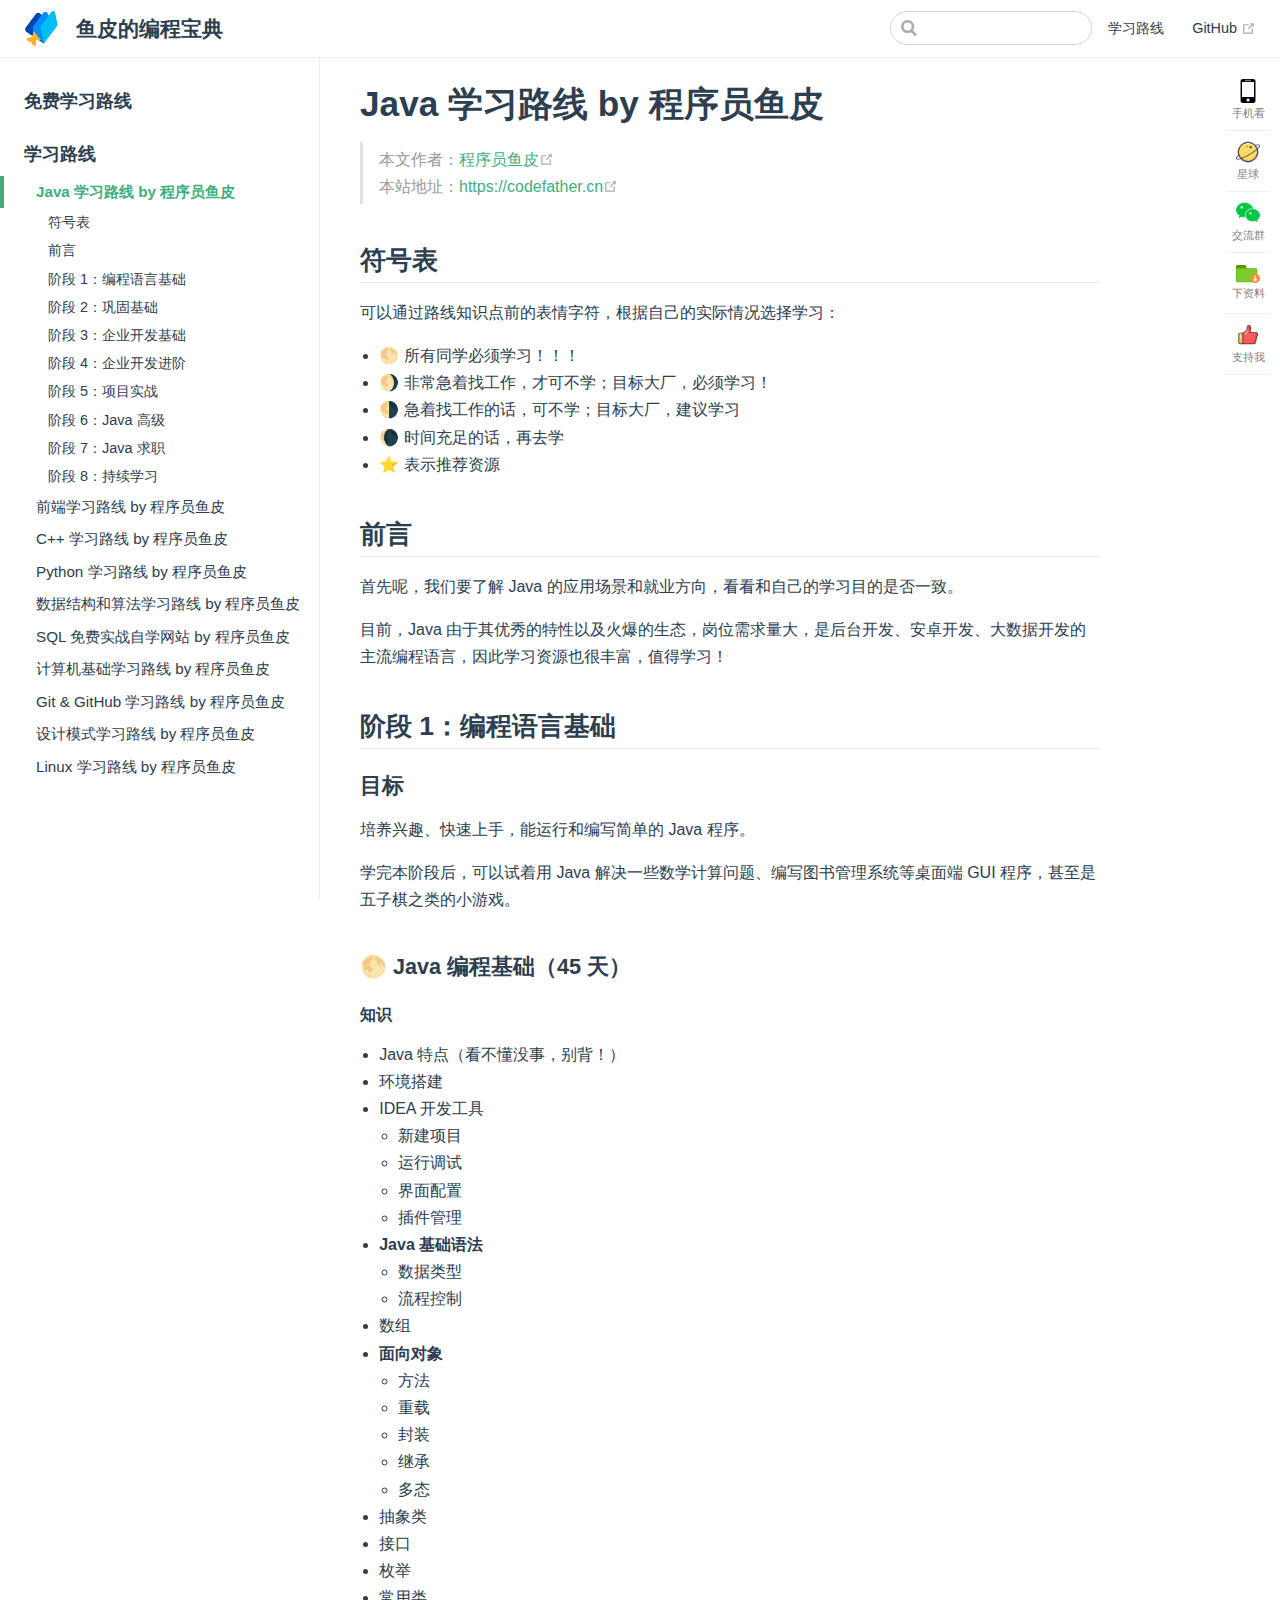
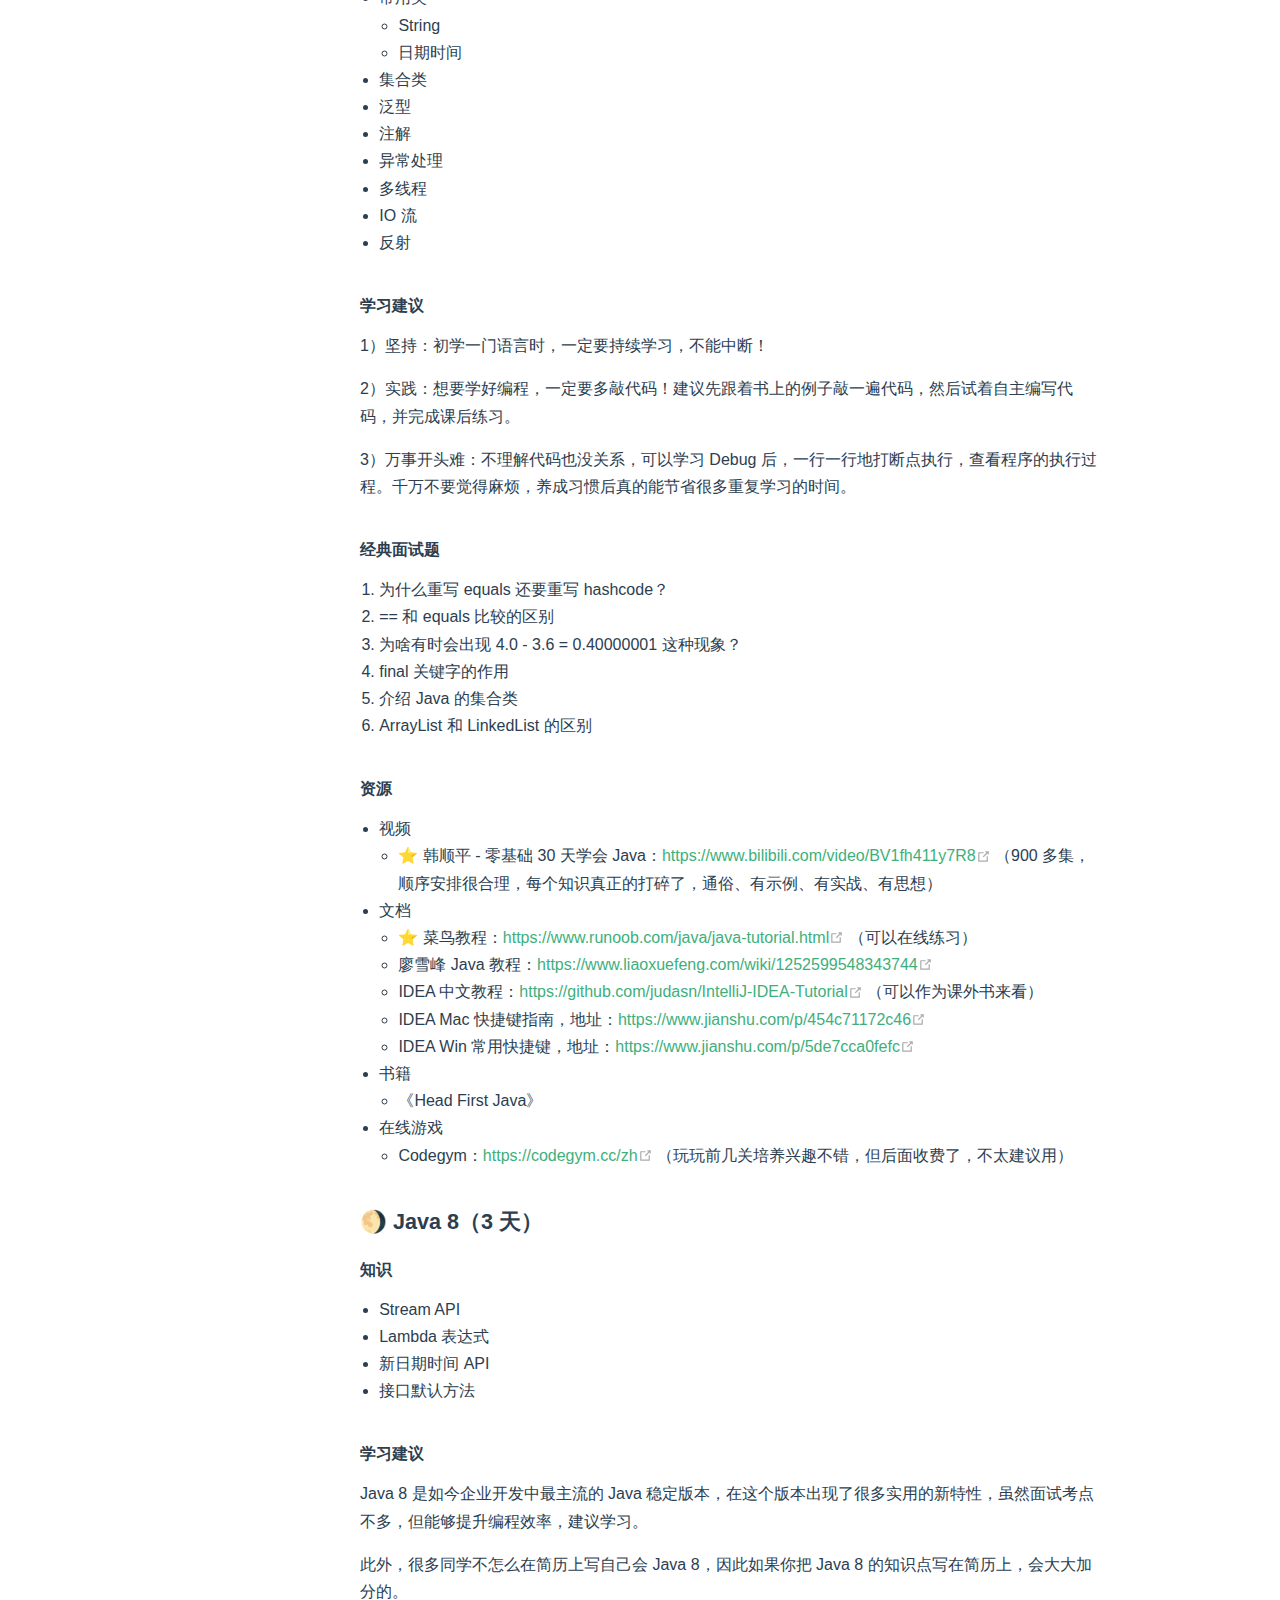
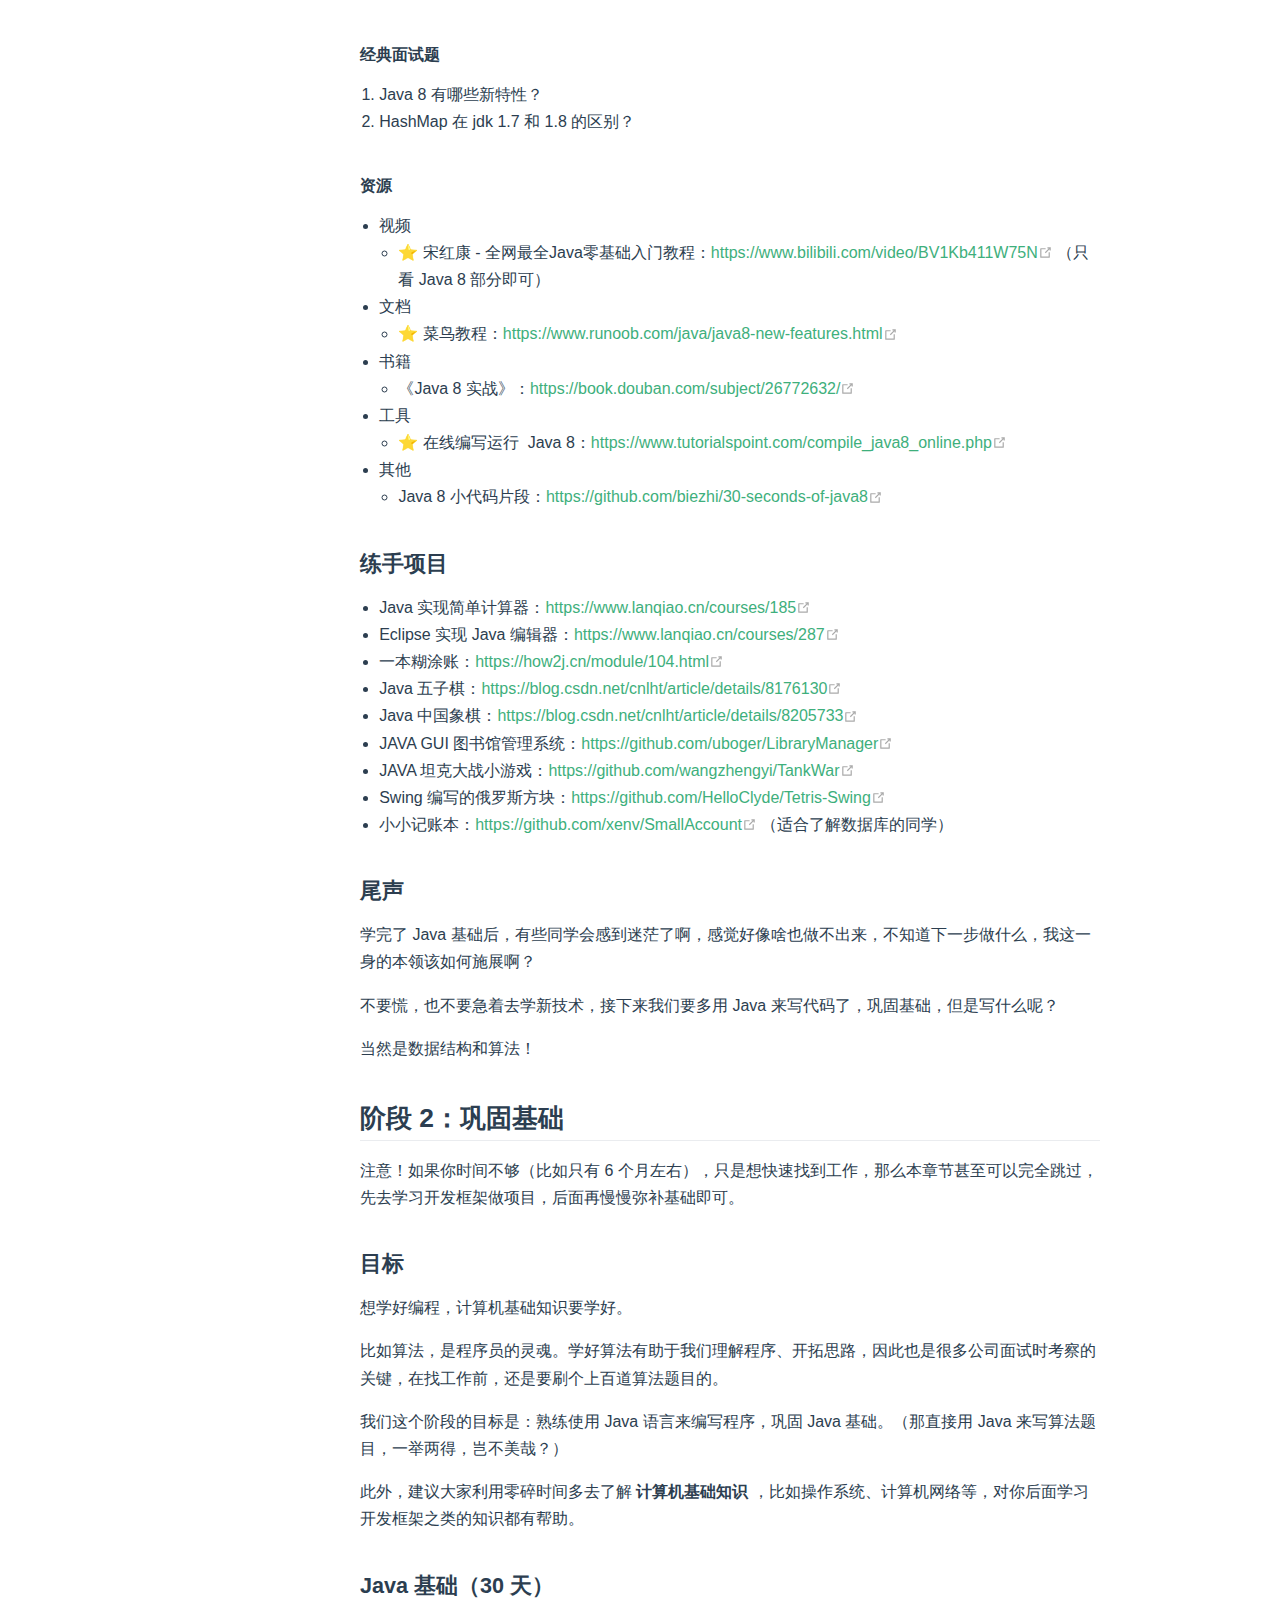
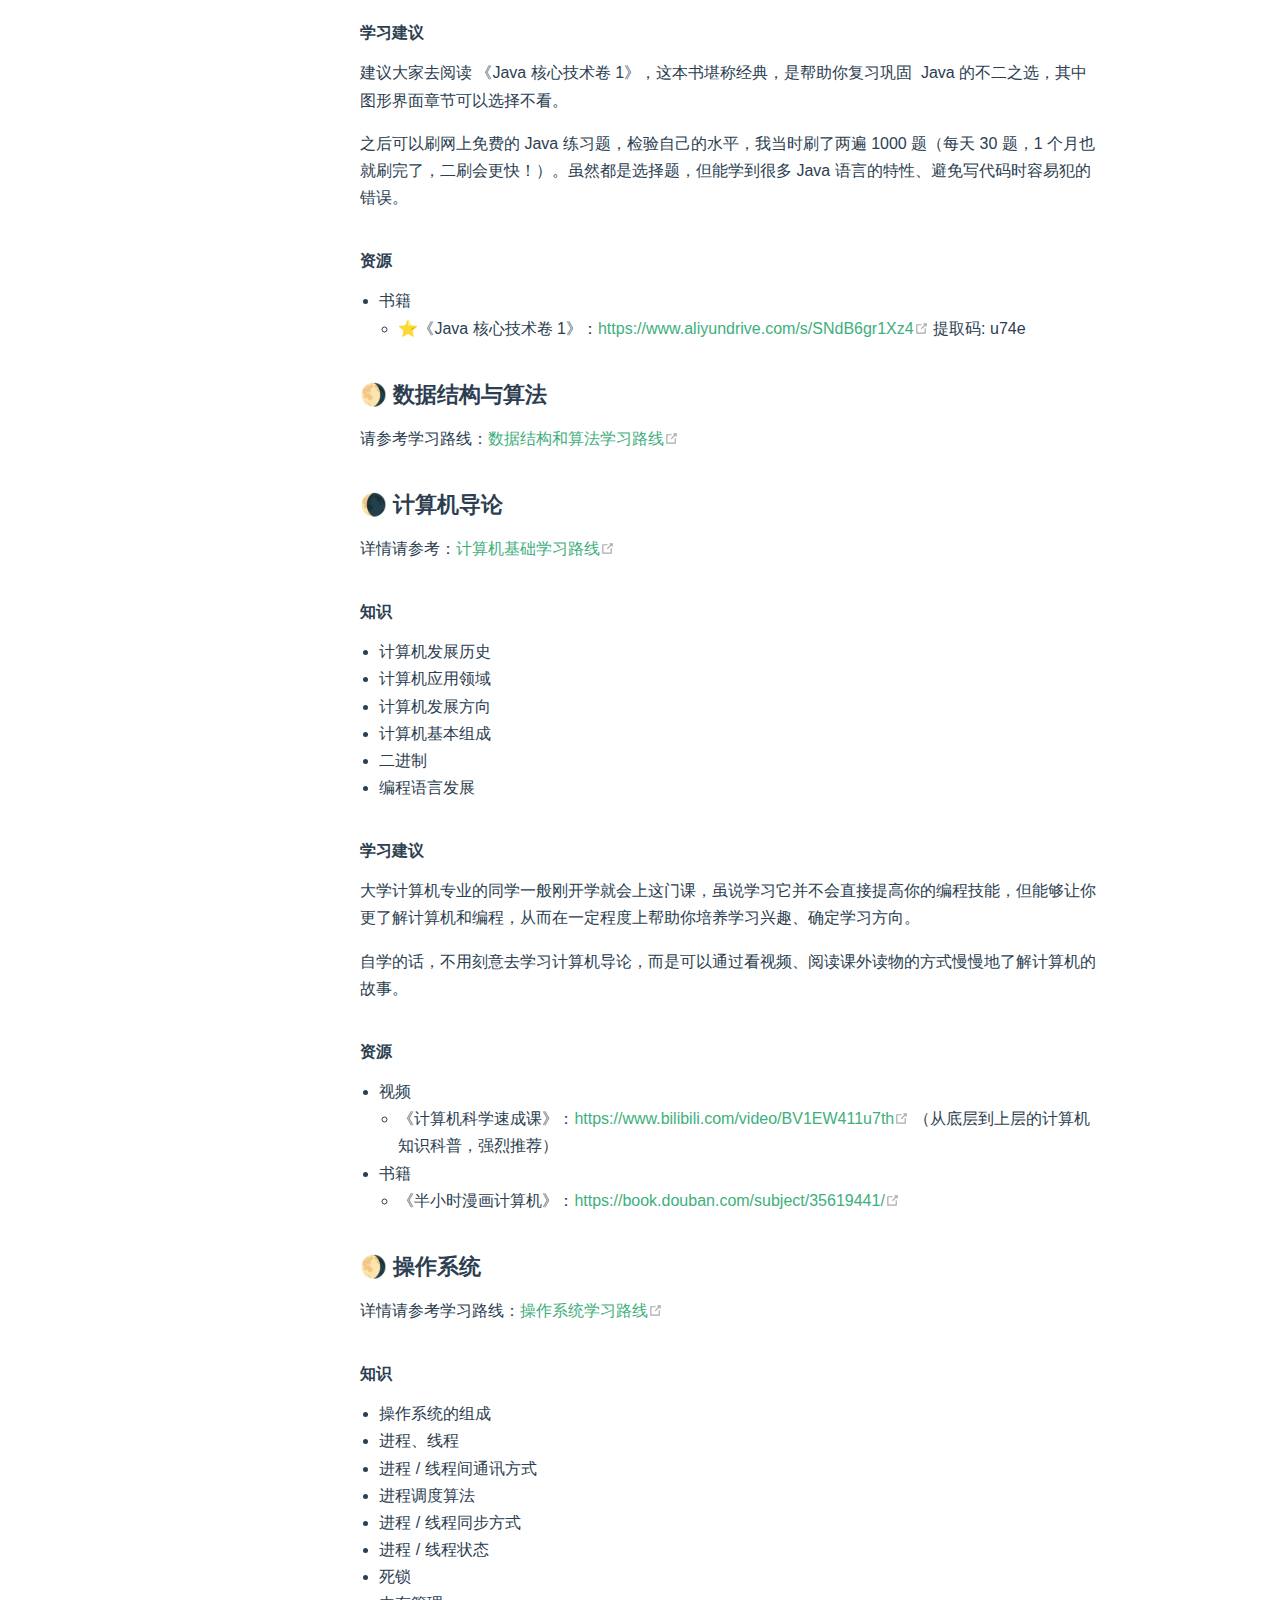
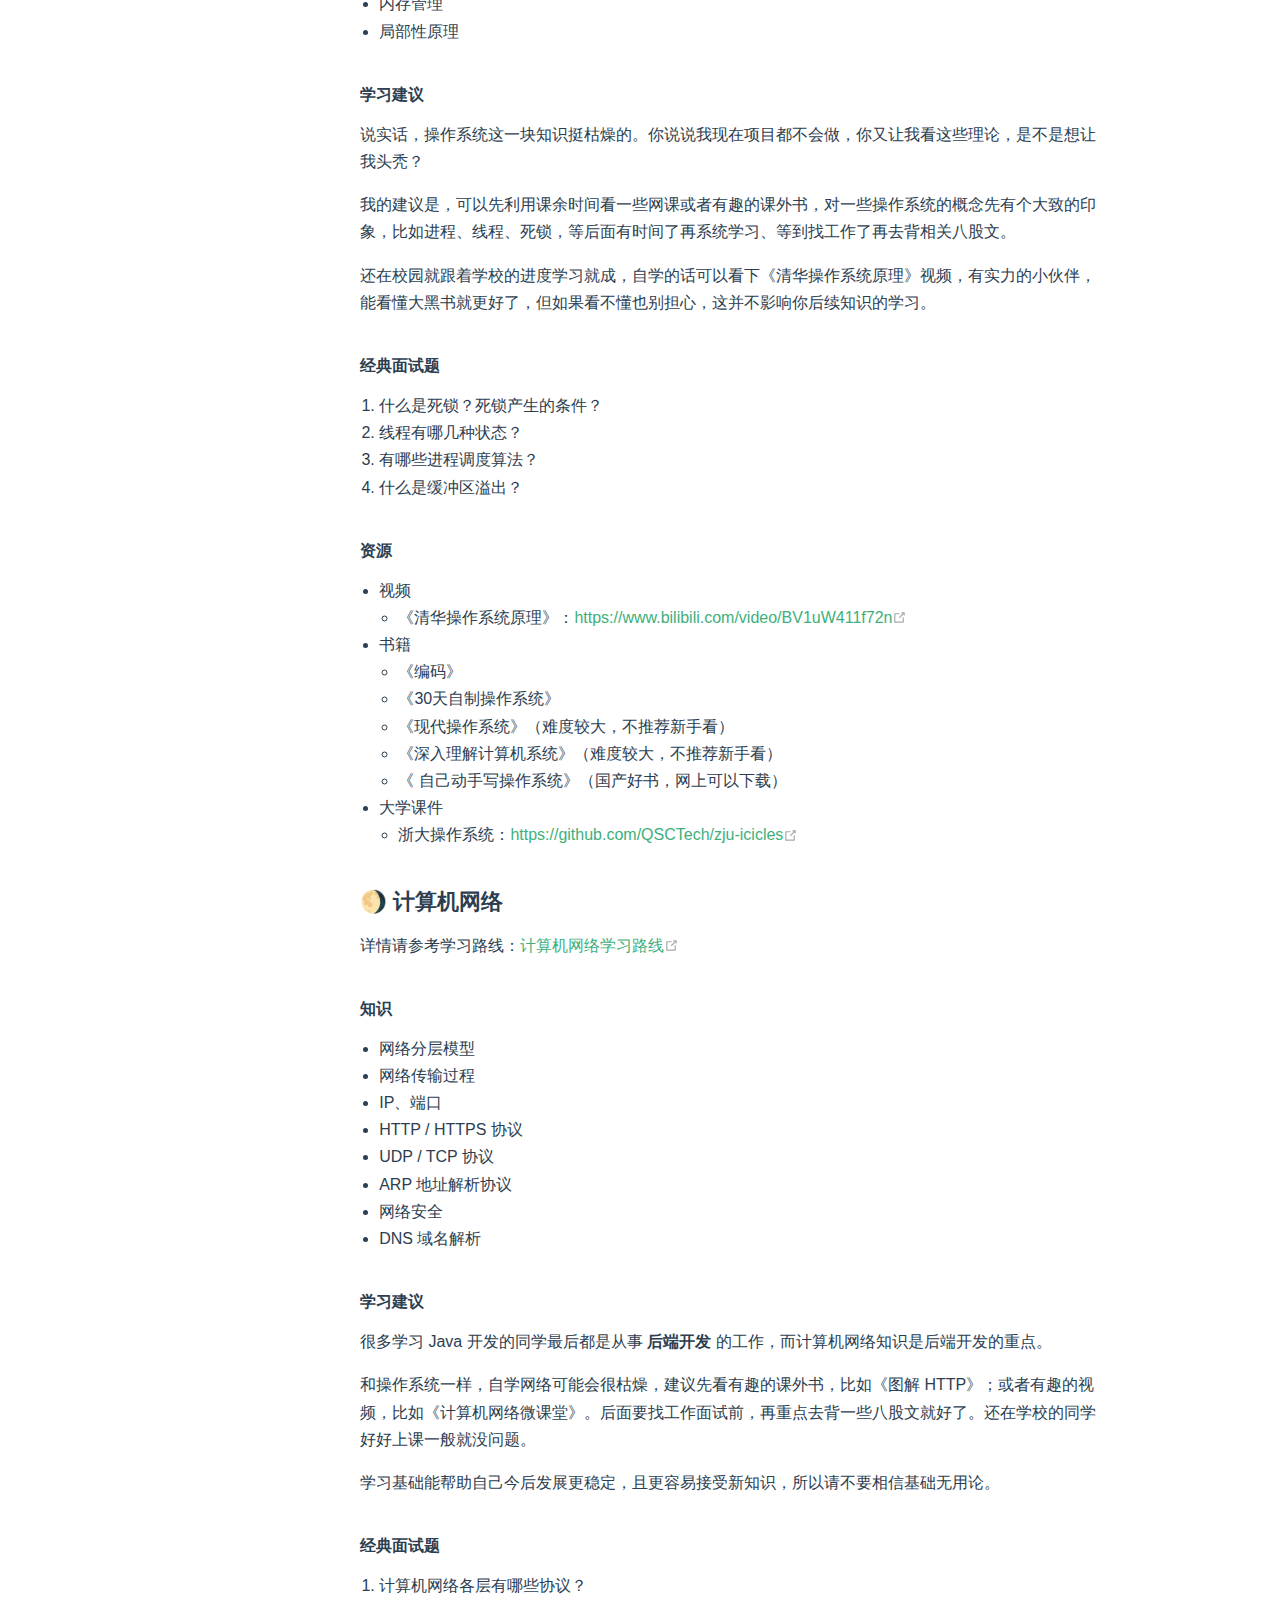
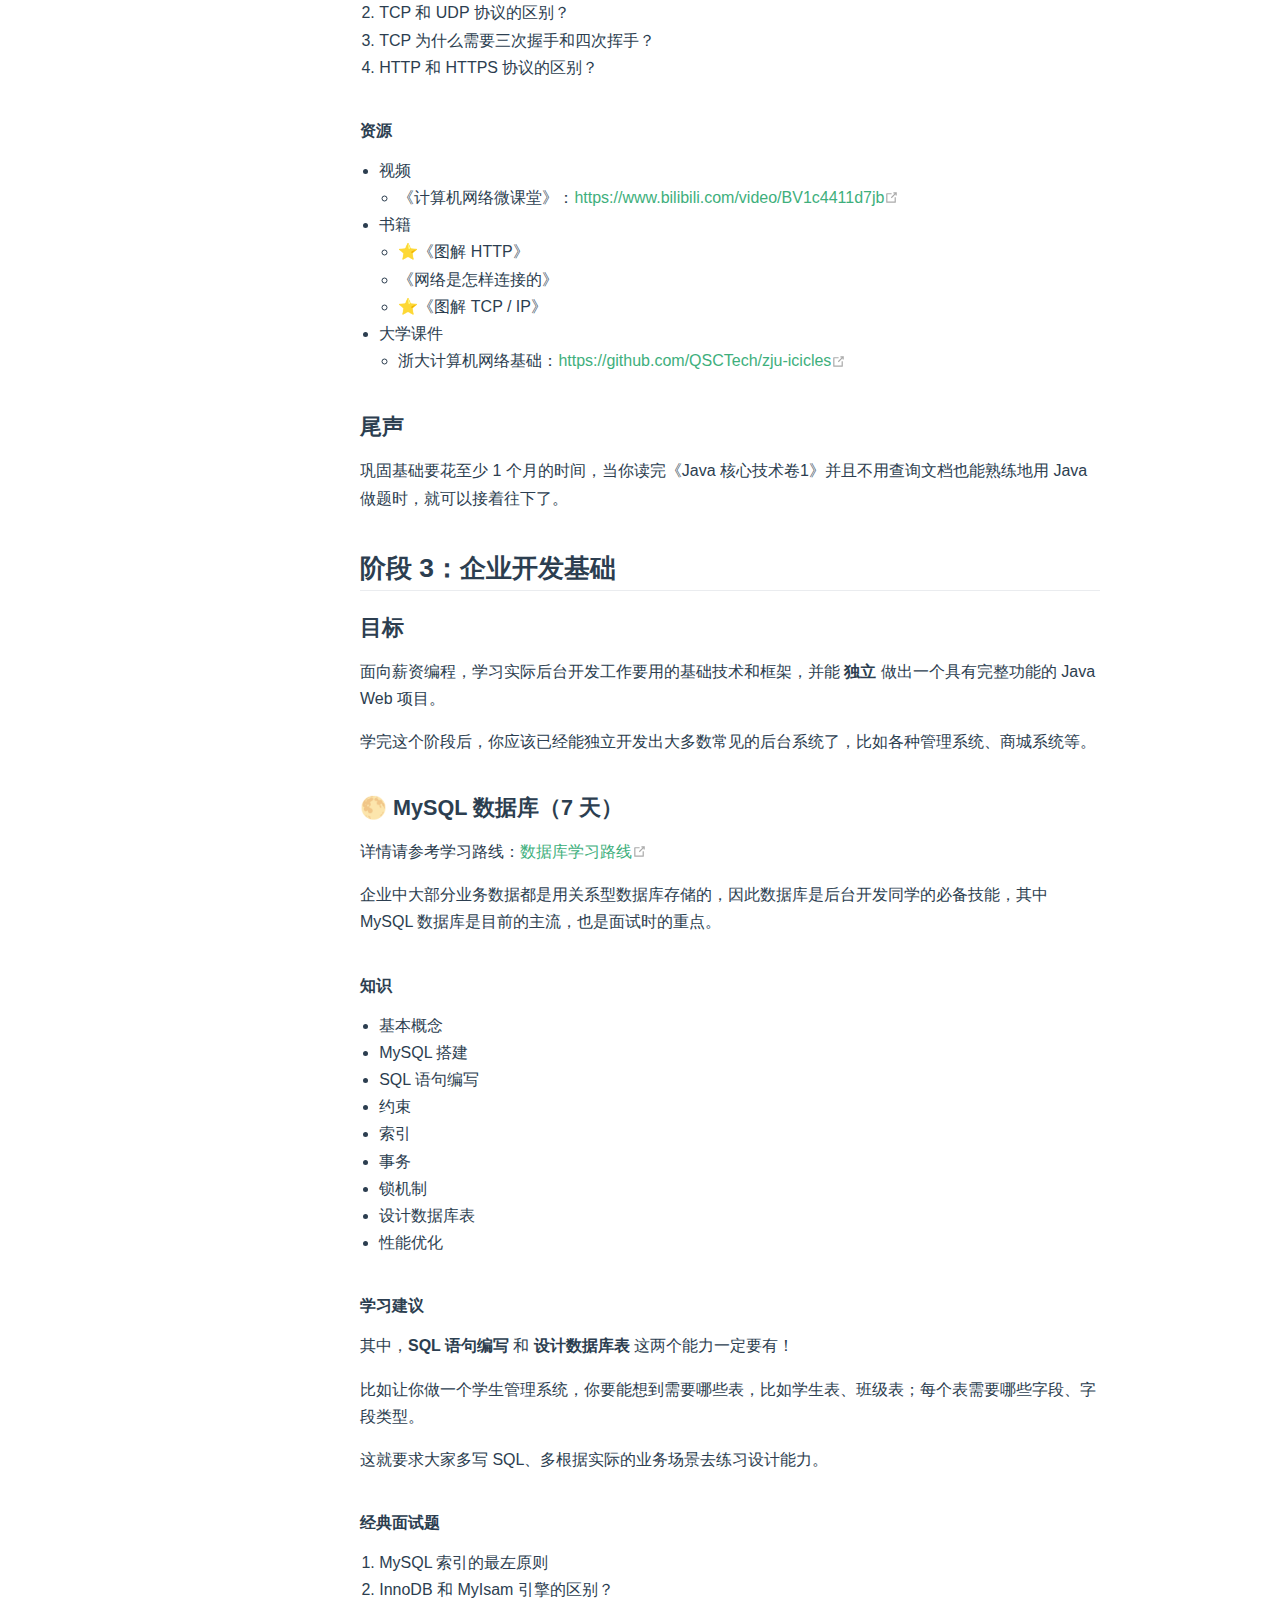
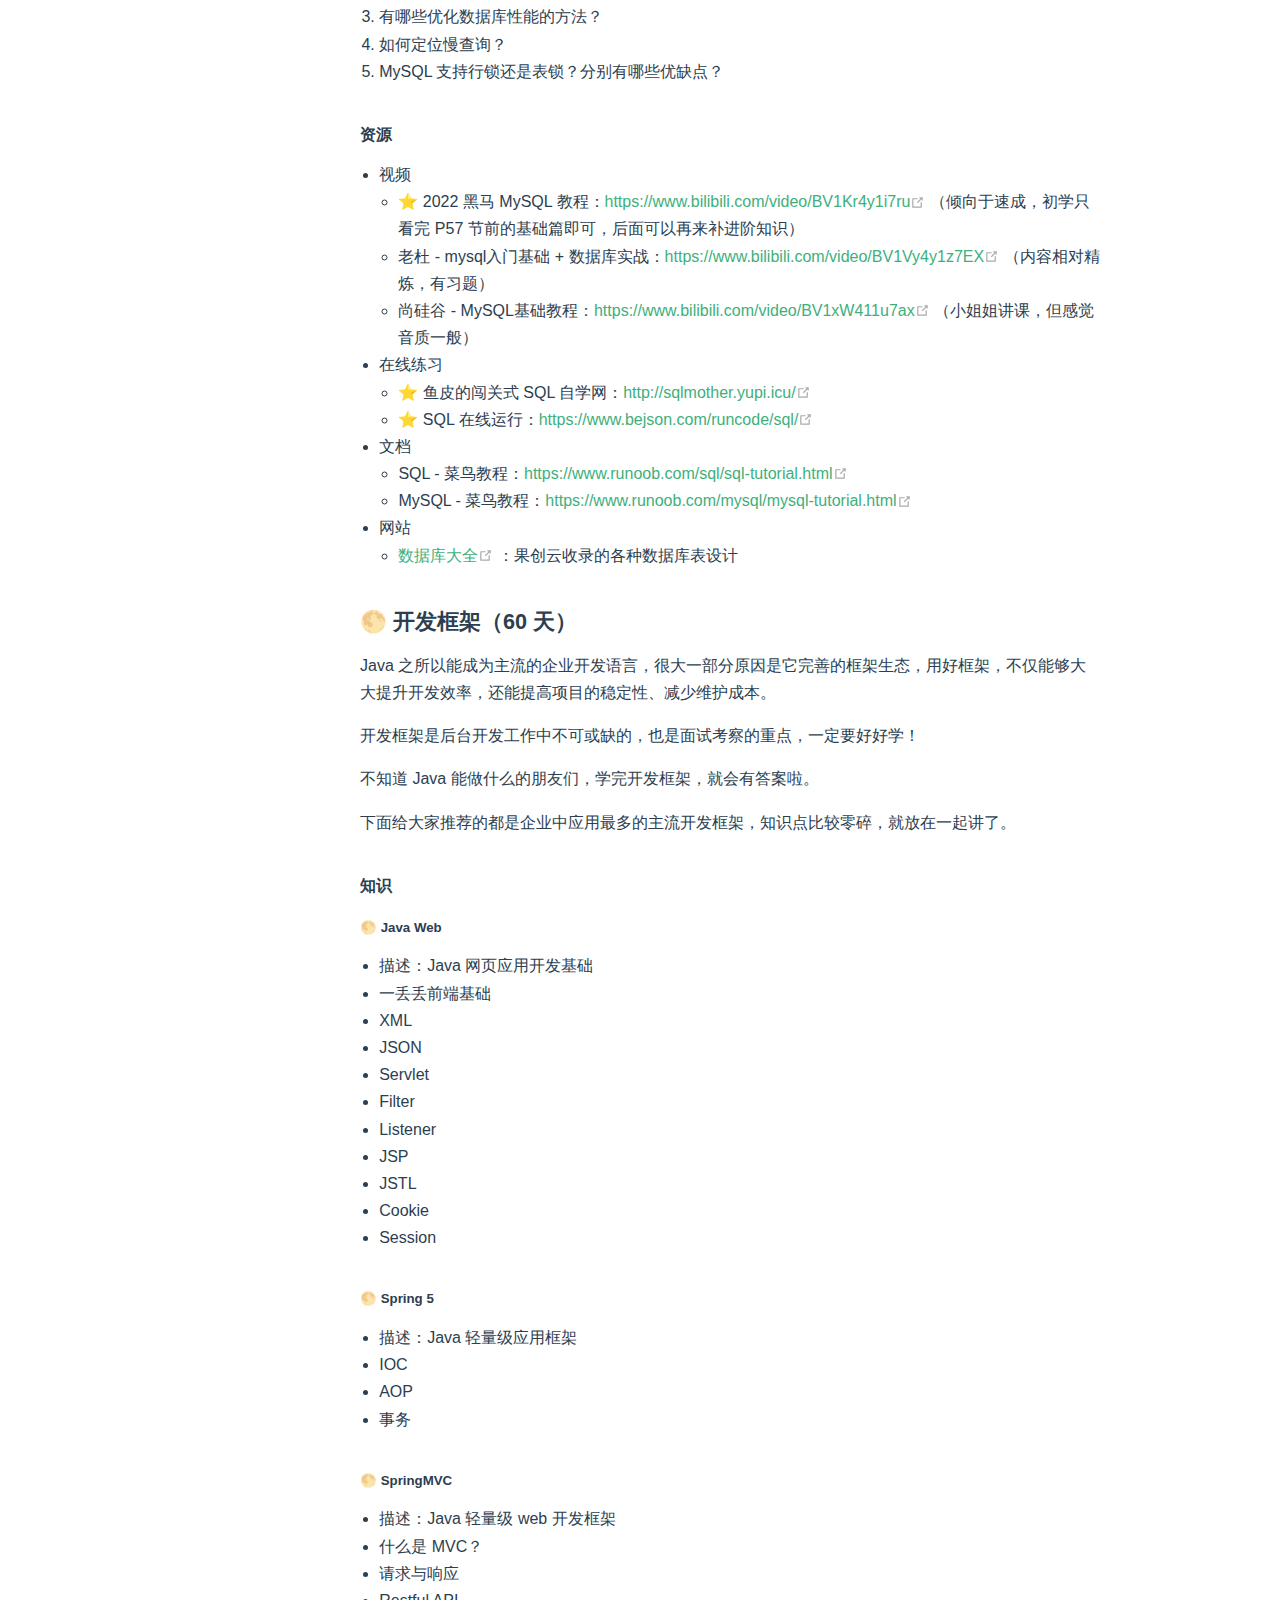
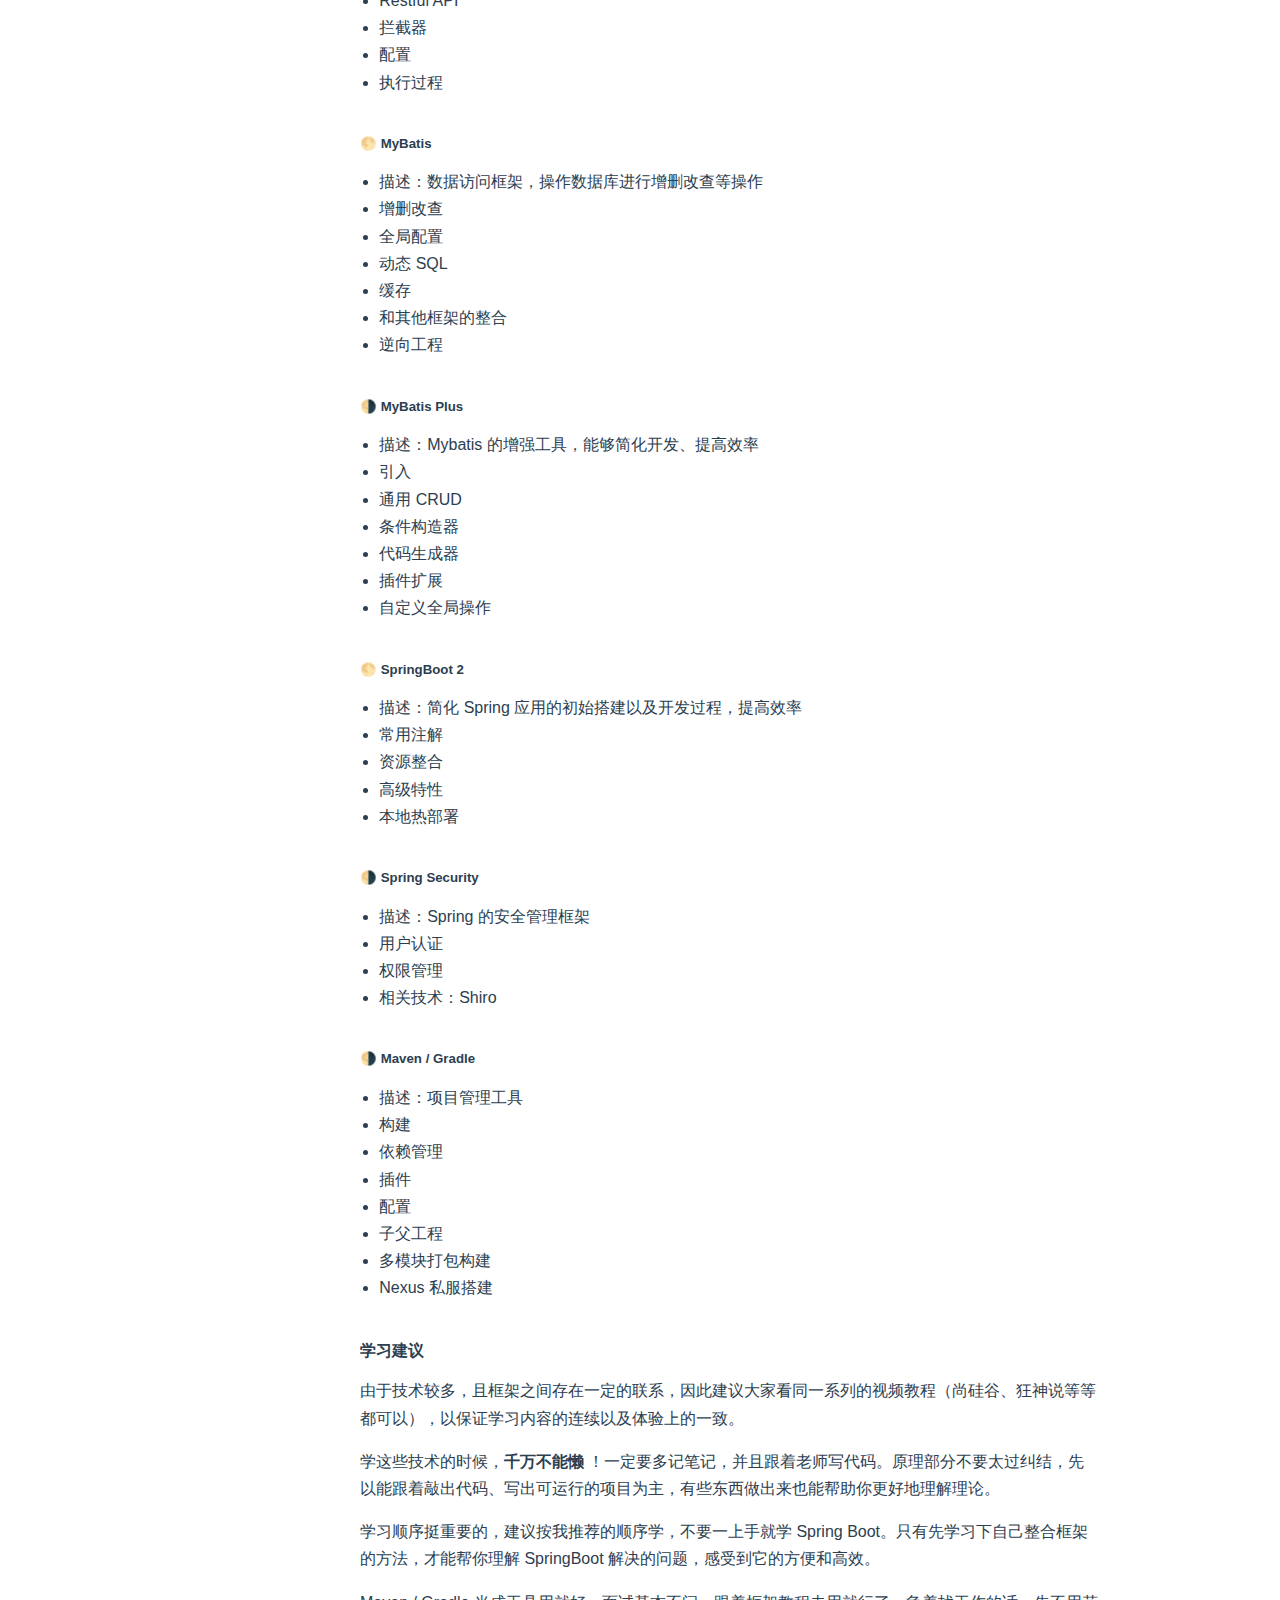
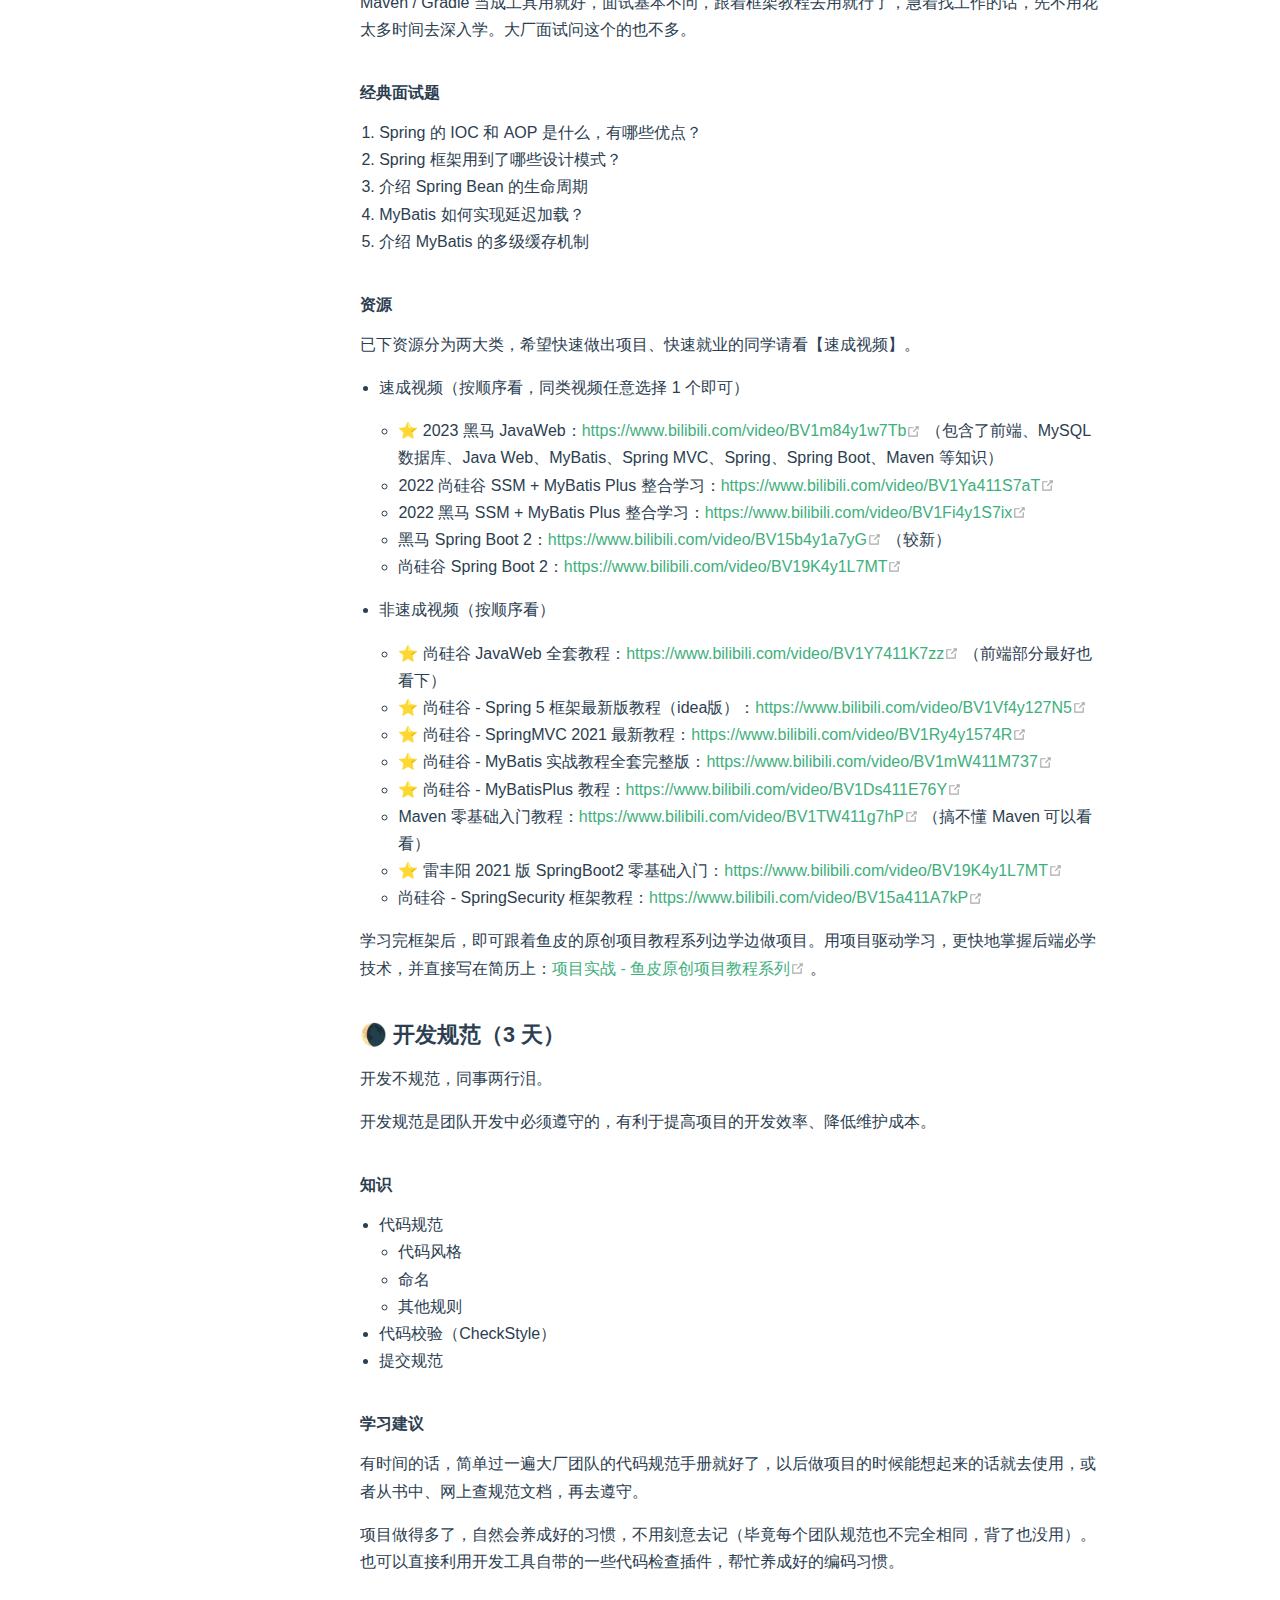
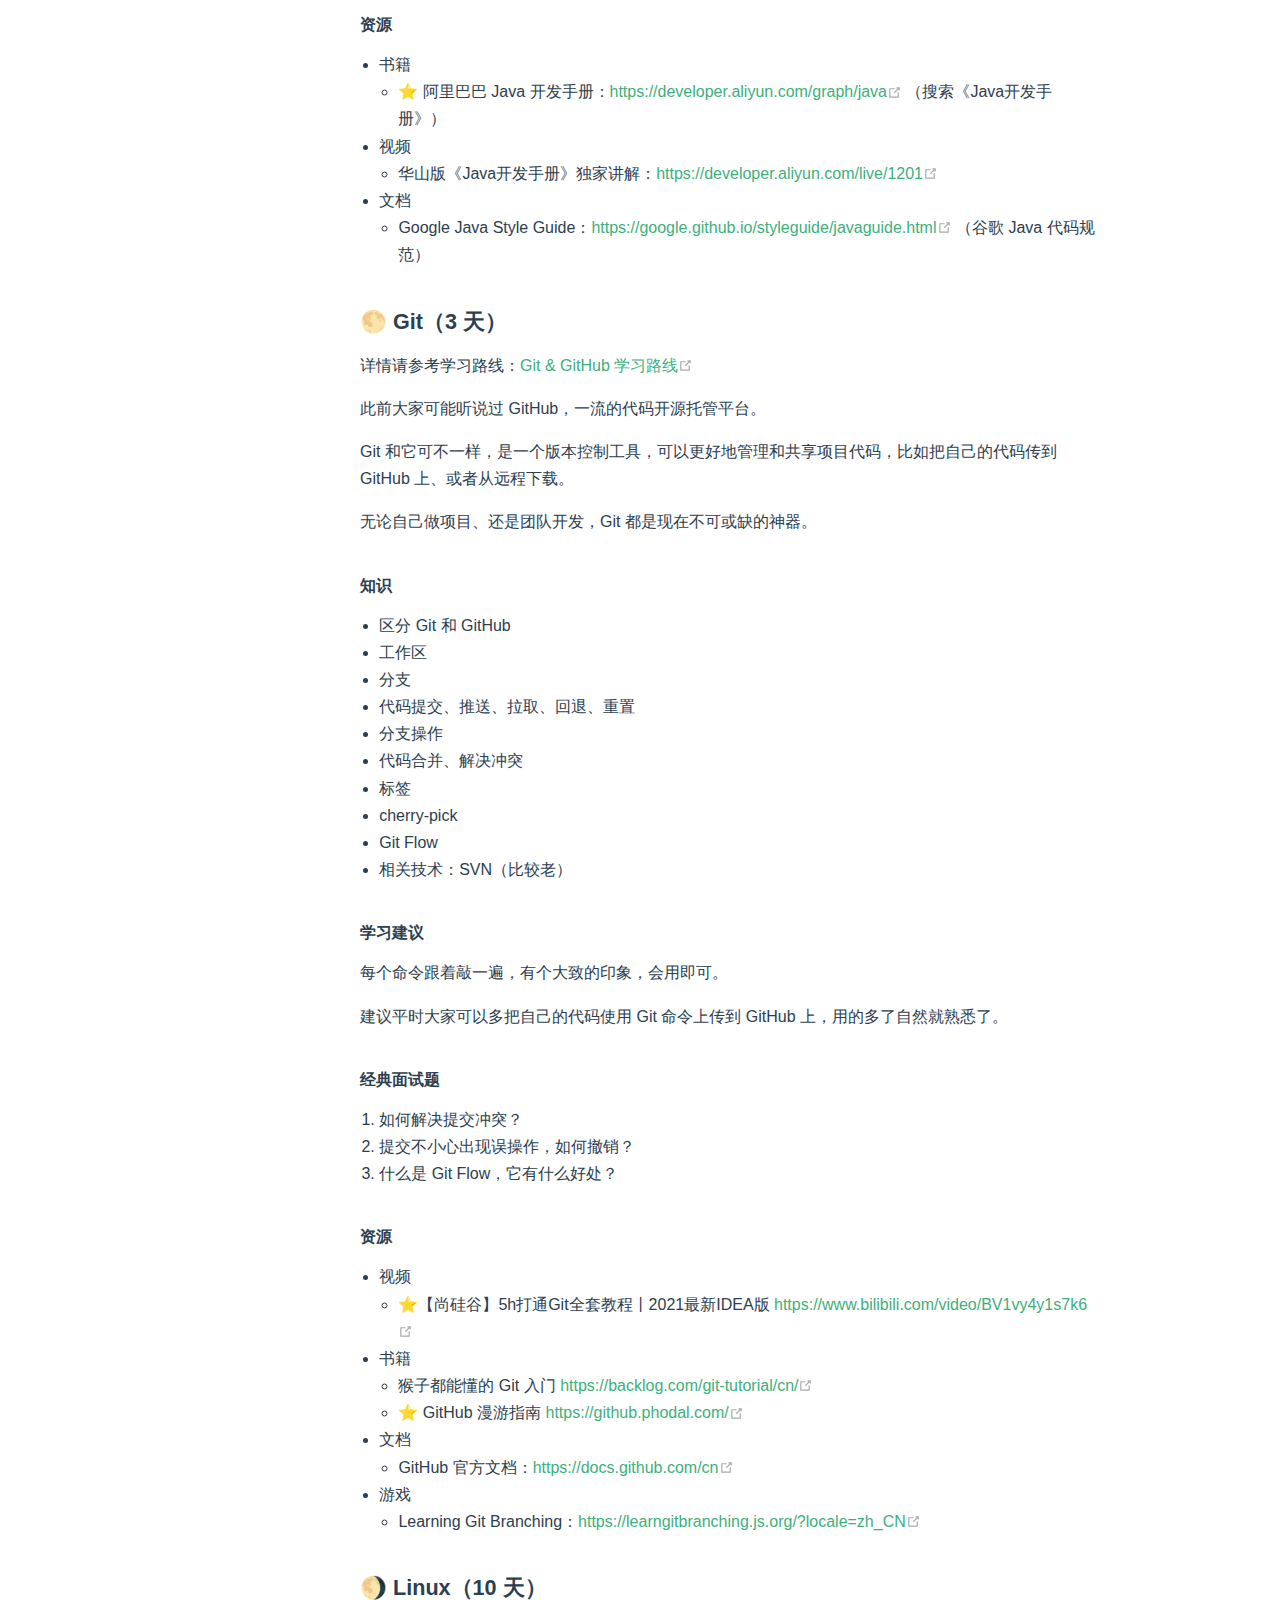
<file: java学习路线-by-程序员鱼皮/index.html>
<!DOCTYPE html>
<html lang="en-US">
  <head>
    <meta charset="utf-8">
    <meta name="viewport" content="width=device-width,initial-scale=1">
    <title>Java 学习路线 by 程序员鱼皮 | 鱼皮的编程宝典</title>
    <meta name="generator" content="VuePress 1.9.10">
    <link rel="icon" href="/favicon.ico">
    <script>
        var _hmt = _hmt || [];
        (function() {
          var hm = document.createElement("script");
          hm.src = "https://hm.baidu.com/hm.js?2675818a983a3131404cee835018f016";
          var s = document.getElementsByTagName("script")[0]; 
          s.parentNode.insertBefore(hm, s);
        })();
      </script>
    <meta name="description" content="贴心的编程学习路线，全面的编程知识百科">
    <meta property="og:site_name" content="鱼皮的编程宝典">
    <meta property="og:title" content="Java 学习路线 by 程序员鱼皮">
    <meta property="og:type" content="article">
    <meta property="og:url" content="https://codefather.cn/java%E5%AD%A6%E4%B9%A0%E8%B7%AF%E7%BA%BF-by-%E7%A8%8B%E5%BA%8F%E5%91%98%E9%B1%BC%E7%9A%AE/">
    <meta name="twitter:title" content="Java 学习路线 by 程序员鱼皮">
    <meta name="twitter:url" content="https://codefather.cn/java%E5%AD%A6%E4%B9%A0%E8%B7%AF%E7%BA%BF-by-%E7%A8%8B%E5%BA%8F%E5%91%98%E9%B1%BC%E7%9A%AE/">
    <meta name="twitter:card" content="summary_large_image">
    <meta name="twitter:label1" content="Written by">
    <meta name="twitter:label2" content="Filed under">
    <meta name="twitter:data2" content="程序员, 编程, 计算机">
    <meta property="article:tag" content="程序员">
    <meta name="keywords" content="程序员鱼皮, 编程学习路线, 编程知识百科, Java, 编程导航, 前端, 开发, 编程分享, 项目, IT, 求职, 面经">
    
    <link rel="preload" href="/assets/css/0.styles.40c15e22.css" as="style"><link rel="preload" href="/assets/js/app.01cf620d.js" as="script"><link rel="preload" href="/assets/js/2.6131818a.js" as="script"><link rel="preload" href="/assets/js/31.99acb4d2.js" as="script"><link rel="prefetch" href="/assets/js/1.772e8449.js"><link rel="prefetch" href="/assets/js/10.40b6837e.js"><link rel="prefetch" href="/assets/js/11.78a8555f.js"><link rel="prefetch" href="/assets/js/12.a6f096db.js"><link rel="prefetch" href="/assets/js/13.8352f638.js"><link rel="prefetch" href="/assets/js/14.c7dc96c5.js"><link rel="prefetch" href="/assets/js/15.970a8ca5.js"><link rel="prefetch" href="/assets/js/16.ac3baac4.js"><link rel="prefetch" href="/assets/js/17.c186ca40.js"><link rel="prefetch" href="/assets/js/18.d0f0bd51.js"><link rel="prefetch" href="/assets/js/19.5740e4d6.js"><link rel="prefetch" href="/assets/js/20.8885a4fa.js"><link rel="prefetch" href="/assets/js/21.2a33c70e.js"><link rel="prefetch" href="/assets/js/22.3e8347a6.js"><link rel="prefetch" href="/assets/js/23.ceb5a5ff.js"><link rel="prefetch" href="/assets/js/24.ae67f00c.js"><link rel="prefetch" href="/assets/js/25.15e1f641.js"><link rel="prefetch" href="/assets/js/26.35b2bbdc.js"><link rel="prefetch" href="/assets/js/27.7796cb80.js"><link rel="prefetch" href="/assets/js/28.60303052.js"><link rel="prefetch" href="/assets/js/29.c95ef1d0.js"><link rel="prefetch" href="/assets/js/3.4dc033c7.js"><link rel="prefetch" href="/assets/js/30.bca11d63.js"><link rel="prefetch" href="/assets/js/32.eb185151.js"><link rel="prefetch" href="/assets/js/33.7e587d45.js"><link rel="prefetch" href="/assets/js/34.1a23426d.js"><link rel="prefetch" href="/assets/js/35.9eb4bc3a.js"><link rel="prefetch" href="/assets/js/36.c97a9852.js"><link rel="prefetch" href="/assets/js/37.b727a9c1.js"><link rel="prefetch" href="/assets/js/38.4c3137dd.js"><link rel="prefetch" href="/assets/js/39.bc0a4f40.js"><link rel="prefetch" href="/assets/js/4.2f502b73.js"><link rel="prefetch" href="/assets/js/5.7b1f056c.js"><link rel="prefetch" href="/assets/js/6.056886f1.js"><link rel="prefetch" href="/assets/js/7.a96cecf9.js"><link rel="prefetch" href="/assets/js/vendors~docsearch.9f962556.js">
    <link rel="stylesheet" href="/assets/css/0.styles.40c15e22.css">
  </head>
  <body>
    <div id="app" data-server-rendered="true"><div class="theme-container"><header class="navbar"><div class="sidebar-button"><svg xmlns="http://www.w3.org/2000/svg" aria-hidden="true" role="img" viewBox="0 0 448 512" class="icon"><path fill="currentColor" d="M436 124H12c-6.627 0-12-5.373-12-12V80c0-6.627 5.373-12 12-12h424c6.627 0 12 5.373 12 12v32c0 6.627-5.373 12-12 12zm0 160H12c-6.627 0-12-5.373-12-12v-32c0-6.627 5.373-12 12-12h424c6.627 0 12 5.373 12 12v32c0 6.627-5.373 12-12 12zm0 160H12c-6.627 0-12-5.373-12-12v-32c0-6.627 5.373-12 12-12h424c6.627 0 12 5.373 12 12v32c0 6.627-5.373 12-12 12z"></path></svg></div> <a href="/" class="home-link router-link-active"><img src="/logo.png" alt="鱼皮的编程宝典" class="logo"> <span class="site-name can-hide">鱼皮的编程宝典</span></a> <div class="links"><div class="search-box"><input aria-label="Search" autocomplete="off" spellcheck="false" value=""> <!----></div> <nav class="nav-links can-hide"><div class="nav-item"><a href="/学习路线/" class="nav-link">
  学习路线
</a></div> <a href="https://github.com/liyupi/codefather" target="_blank" rel="noopener noreferrer" class="repo-link">
    GitHub
    <span><svg xmlns="http://www.w3.org/2000/svg" aria-hidden="true" focusable="false" x="0px" y="0px" viewBox="0 0 100 100" width="15" height="15" class="icon outbound"><path fill="currentColor" d="M18.8,85.1h56l0,0c2.2,0,4-1.8,4-4v-32h-8v28h-48v-48h28v-8h-32l0,0c-2.2,0-4,1.8-4,4v56C14.8,83.3,16.6,85.1,18.8,85.1z"></path> <polygon fill="currentColor" points="45.7,48.7 51.3,54.3 77.2,28.5 77.2,37.2 85.2,37.2 85.2,14.9 62.8,14.9 62.8,22.9 71.5,22.9"></polygon></svg> <span class="sr-only">(opens new window)</span></span></a></nav></div></header> <div class="sidebar-mask"></div> <aside class="sidebar"><nav class="nav-links"><div class="nav-item"><a href="/学习路线/" class="nav-link">
  学习路线
</a></div> <a href="https://github.com/liyupi/codefather" target="_blank" rel="noopener noreferrer" class="repo-link">
    GitHub
    <span><svg xmlns="http://www.w3.org/2000/svg" aria-hidden="true" focusable="false" x="0px" y="0px" viewBox="0 0 100 100" width="15" height="15" class="icon outbound"><path fill="currentColor" d="M18.8,85.1h56l0,0c2.2,0,4-1.8,4-4v-32h-8v28h-48v-48h28v-8h-32l0,0c-2.2,0-4,1.8-4,4v56C14.8,83.3,16.6,85.1,18.8,85.1z"></path> <polygon fill="currentColor" points="45.7,48.7 51.3,54.3 77.2,28.5 77.2,37.2 85.2,37.2 85.2,14.9 62.8,14.9 62.8,22.9 71.5,22.9"></polygon></svg> <span class="sr-only">(opens new window)</span></span></a></nav>  <ul class="sidebar-links"><li><a href="/%E5%AD%A6%E4%B9%A0%E8%B7%AF%E7%BA%BF/" class="sidebar-link">免费学习路线</a></li><li><section class="sidebar-group depth-0"><p class="sidebar-heading open"><span>学习路线</span> <!----></p> <ul class="sidebar-links sidebar-group-items"><li><a href="/java%E5%AD%A6%E4%B9%A0%E8%B7%AF%E7%BA%BF-by-%E7%A8%8B%E5%BA%8F%E5%91%98%E9%B1%BC%E7%9A%AE/" aria-current="page" class="active sidebar-link">Java 学习路线 by 程序员鱼皮</a><ul class="sidebar-sub-headers"><li class="sidebar-sub-header"><a href="/java%E5%AD%A6%E4%B9%A0%E8%B7%AF%E7%BA%BF-by-%E7%A8%8B%E5%BA%8F%E5%91%98%E9%B1%BC%E7%9A%AE/#符号表" class="sidebar-link">符号表</a></li><li class="sidebar-sub-header"><a href="/java%E5%AD%A6%E4%B9%A0%E8%B7%AF%E7%BA%BF-by-%E7%A8%8B%E5%BA%8F%E5%91%98%E9%B1%BC%E7%9A%AE/#前言" class="sidebar-link">前言</a></li><li class="sidebar-sub-header"><a href="/java%E5%AD%A6%E4%B9%A0%E8%B7%AF%E7%BA%BF-by-%E7%A8%8B%E5%BA%8F%E5%91%98%E9%B1%BC%E7%9A%AE/#阶段-1-编程语言基础" class="sidebar-link">阶段 1：编程语言基础</a></li><li class="sidebar-sub-header"><a href="/java%E5%AD%A6%E4%B9%A0%E8%B7%AF%E7%BA%BF-by-%E7%A8%8B%E5%BA%8F%E5%91%98%E9%B1%BC%E7%9A%AE/#阶段-2-巩固基础" class="sidebar-link">阶段 2：巩固基础</a></li><li class="sidebar-sub-header"><a href="/java%E5%AD%A6%E4%B9%A0%E8%B7%AF%E7%BA%BF-by-%E7%A8%8B%E5%BA%8F%E5%91%98%E9%B1%BC%E7%9A%AE/#阶段-3-企业开发基础" class="sidebar-link">阶段 3：企业开发基础</a></li><li class="sidebar-sub-header"><a href="/java%E5%AD%A6%E4%B9%A0%E8%B7%AF%E7%BA%BF-by-%E7%A8%8B%E5%BA%8F%E5%91%98%E9%B1%BC%E7%9A%AE/#阶段-4-企业开发进阶" class="sidebar-link">阶段 4：企业开发进阶</a></li><li class="sidebar-sub-header"><a href="/java%E5%AD%A6%E4%B9%A0%E8%B7%AF%E7%BA%BF-by-%E7%A8%8B%E5%BA%8F%E5%91%98%E9%B1%BC%E7%9A%AE/#阶段-5-项目实战" class="sidebar-link">阶段 5：项目实战</a></li><li class="sidebar-sub-header"><a href="/java%E5%AD%A6%E4%B9%A0%E8%B7%AF%E7%BA%BF-by-%E7%A8%8B%E5%BA%8F%E5%91%98%E9%B1%BC%E7%9A%AE/#阶段-6-java-高级" class="sidebar-link">阶段 6：Java 高级</a></li><li class="sidebar-sub-header"><a href="/java%E5%AD%A6%E4%B9%A0%E8%B7%AF%E7%BA%BF-by-%E7%A8%8B%E5%BA%8F%E5%91%98%E9%B1%BC%E7%9A%AE/#阶段-7-java-求职" class="sidebar-link">阶段 7：Java 求职</a></li><li class="sidebar-sub-header"><a href="/java%E5%AD%A6%E4%B9%A0%E8%B7%AF%E7%BA%BF-by-%E7%A8%8B%E5%BA%8F%E5%91%98%E9%B1%BC%E7%9A%AE/#阶段-8-持续学习" class="sidebar-link">阶段 8：持续学习</a></li></ul></li><li><a href="/%E5%89%8D%E7%AB%AF%E5%AD%A6%E4%B9%A0%E8%B7%AF%E7%BA%BF-by-%E7%A8%8B%E5%BA%8F%E5%91%98%E9%B1%BC%E7%9A%AE/" class="sidebar-link">前端学习路线 by 程序员鱼皮</a></li><li><a href="/c-%E5%AD%A6%E4%B9%A0%E8%B7%AF%E7%BA%BF-by-%E7%A8%8B%E5%BA%8F%E5%91%98%E9%B1%BC%E7%9A%AE/" class="sidebar-link">C++ 学习路线 by 程序员鱼皮</a></li><li><a href="/python%E5%AD%A6%E4%B9%A0%E8%B7%AF%E7%BA%BF-by-%E7%A8%8B%E5%BA%8F%E5%91%98%E9%B1%BC%E7%9A%AE/" class="sidebar-link">Python 学习路线 by 程序员鱼皮</a></li><li><a href="/%E6%95%B0%E6%8D%AE%E7%BB%93%E6%9E%84%E5%92%8C%E7%AE%97%E6%B3%95%E5%AD%A6%E4%B9%A0%E8%B7%AF%E7%BA%BF-by-%E7%A8%8B%E5%BA%8F%E5%91%98%E9%B1%BC%E7%9A%AE/" class="sidebar-link">数据结构和算法学习路线 by 程序员鱼皮</a></li><li><a href="/sql%E5%85%8D%E8%B4%B9%E5%AE%9E%E6%88%98%E8%87%AA%E5%AD%A6%E7%BD%91%E7%AB%99-by-%E7%A8%8B%E5%BA%8F%E5%91%98%E9%B1%BC%E7%9A%AE/" class="sidebar-link">SQL 免费实战自学网站 by 程序员鱼皮</a></li><li><a href="/%E8%AE%A1%E7%AE%97%E6%9C%BA%E5%9F%BA%E7%A1%80%E5%AD%A6%E4%B9%A0%E8%B7%AF%E7%BA%BF-by-%E7%A8%8B%E5%BA%8F%E5%91%98%E9%B1%BC%E7%9A%AE/" class="sidebar-link">计算机基础学习路线 by 程序员鱼皮</a></li><li><a href="/git-github%E5%AD%A6%E4%B9%A0%E8%B7%AF%E7%BA%BF-by-%E7%A8%8B%E5%BA%8F%E5%91%98%E9%B1%BC%E7%9A%AE/" class="sidebar-link">Git &amp; GitHub 学习路线 by 程序员鱼皮</a></li><li><a href="/%E8%AE%BE%E8%AE%A1%E6%A8%A1%E5%BC%8F%E5%AD%A6%E4%B9%A0%E8%B7%AF%E7%BA%BF-by-%E7%A8%8B%E5%BA%8F%E5%91%98%E9%B1%BC%E7%9A%AE/" class="sidebar-link">设计模式学习路线 by 程序员鱼皮</a></li><li><a href="/linux%E5%AD%A6%E4%B9%A0%E8%B7%AF%E7%BA%BF-by-%E7%A8%8B%E5%BA%8F%E5%91%98%E9%B1%BC%E7%9A%AE/" class="sidebar-link">Linux 学习路线 by 程序员鱼皮</a></li></ul></section></li></ul> </aside> <main class="page"> <div class="content"><div style="width:100%"><div class="theme-default-content custom-content content__default"><h1 id="java-学习路线-by-程序员鱼皮"><a href="#java-学习路线-by-程序员鱼皮" class="header-anchor">#</a> Java 学习路线 by 程序员鱼皮</h1> <blockquote><p>本文作者：<a href="https://yuyuanweb.feishu.cn/wiki/Abldw5WkjidySxkKxU2cQdAtnah" target="_blank" rel="noopener noreferrer">程序员鱼皮<span><svg xmlns="http://www.w3.org/2000/svg" aria-hidden="true" focusable="false" x="0px" y="0px" viewBox="0 0 100 100" width="15" height="15" class="icon outbound"><path fill="currentColor" d="M18.8,85.1h56l0,0c2.2,0,4-1.8,4-4v-32h-8v28h-48v-48h28v-8h-32l0,0c-2.2,0-4,1.8-4,4v56C14.8,83.3,16.6,85.1,18.8,85.1z"></path> <polygon fill="currentColor" points="45.7,48.7 51.3,54.3 77.2,28.5 77.2,37.2 85.2,37.2 85.2,14.9 62.8,14.9 62.8,22.9 71.5,22.9"></polygon></svg> <span class="sr-only">(opens new window)</span></span></a></p> <p>本站地址：<a href="https://codefather.cn" target="_blank" rel="noopener noreferrer">https://codefather.cn<span><svg xmlns="http://www.w3.org/2000/svg" aria-hidden="true" focusable="false" x="0px" y="0px" viewBox="0 0 100 100" width="15" height="15" class="icon outbound"><path fill="currentColor" d="M18.8,85.1h56l0,0c2.2,0,4-1.8,4-4v-32h-8v28h-48v-48h28v-8h-32l0,0c-2.2,0-4,1.8-4,4v56C14.8,83.3,16.6,85.1,18.8,85.1z"></path> <polygon fill="currentColor" points="45.7,48.7 51.3,54.3 77.2,28.5 77.2,37.2 85.2,37.2 85.2,14.9 62.8,14.9 62.8,22.9 71.5,22.9"></polygon></svg> <span class="sr-only">(opens new window)</span></span></a></p></blockquote> <h2 id="符号表"><a href="#符号表" class="header-anchor">#</a> 符号表</h2> <p>可以通过路线知识点前的表情字符，根据自己的实际情况选择学习：</p> <ul><li>🌕 所有同学必须学习！！！</li> <li>🌖 非常急着找工作，才可不学；目标大厂，必须学习！</li> <li>🌗 急着找工作的话，可不学；目标大厂，建议学习</li> <li>🌘 时间充足的话，再去学</li> <li>⭐ 表示推荐资源</li></ul> <h2 id="前言"><a href="#前言" class="header-anchor">#</a> 前言</h2> <p>首先呢，我们要了解 Java 的应用场景和就业方向，看看和自己的学习目的是否一致。</p> <p>目前，Java 由于其优秀的特性以及火爆的生态，岗位需求量大，是后台开发、安卓开发、大数据开发的主流编程语言，因此学习资源也很丰富，值得学习！</p> <h2 id="阶段-1-编程语言基础"><a href="#阶段-1-编程语言基础" class="header-anchor">#</a> 阶段 1：编程语言基础</h2> <h3 id="目标"><a href="#目标" class="header-anchor">#</a> 目标</h3> <p>培养兴趣、快速上手，能运行和编写简单的 Java 程序。</p> <p>学完本阶段后，可以试着用 Java 解决一些数学计算问题、编写图书管理系统等桌面端 GUI 程序，甚至是五子棋之类的小游戏。</p> <h3 id="🌕-java-编程基础-45-天"><a href="#🌕-java-编程基础-45-天" class="header-anchor">#</a> 🌕 Java 编程基础（45 天）</h3> <h4 id="知识"><a href="#知识" class="header-anchor">#</a> 知识</h4> <ul><li>Java 特点（看不懂没事，别背！）</li> <li>环境搭建</li> <li>IDEA 开发工具
<ul><li>新建项目</li> <li>运行调试</li> <li>界面配置</li> <li>插件管理</li></ul></li> <li><strong>Java 基础语法</strong> <ul><li>数据类型</li> <li>流程控制</li></ul></li> <li>数组</li> <li><strong>面向对象</strong> <ul><li>方法</li> <li>重载</li> <li>封装</li> <li>继承</li> <li>多态</li></ul></li> <li>抽象类</li> <li>接口</li> <li>枚举</li> <li>常用类
<ul><li>String</li> <li>日期时间</li></ul></li> <li>集合类</li> <li>泛型</li> <li>注解</li> <li>异常处理</li> <li>多线程</li> <li>IO 流</li> <li>反射</li></ul> <h4 id="学习建议"><a href="#学习建议" class="header-anchor">#</a> 学习建议</h4> <p>1）坚持：初学一门语言时，一定要持续学习，不能中断！</p> <p>2）实践：想要学好编程，一定要多敲代码！建议先跟着书上的例子敲一遍代码，然后试着自主编写代码，并完成课后练习。</p> <p>3）万事开头难：不理解代码也没关系，可以学习 Debug 后，一行一行地打断点执行，查看程序的执行过程。千万不要觉得麻烦，养成习惯后真的能节省很多重复学习的时间。</p> <h4 id="经典面试题"><a href="#经典面试题" class="header-anchor">#</a> 经典面试题</h4> <ol><li>为什么重写 equals 还要重写 hashcode？</li> <li>== 和 equals 比较的区别</li> <li>为啥有时会出现 4.0 - 3.6 = 0.40000001 这种现象？</li> <li>final 关键字的作用</li> <li>介绍 Java 的集合类</li> <li>ArrayList 和 LinkedList 的区别</li></ol> <h4 id="资源"><a href="#资源" class="header-anchor">#</a> 资源</h4> <ul><li>视频
<ul><li>⭐ 韩顺平 - 零基础 30 天学会 Java：<a href="https://www.bilibili.com/video/BV1fh411y7R8" target="_blank" rel="noopener noreferrer">https://www.bilibili.com/video/BV1fh411y7R8<span><svg xmlns="http://www.w3.org/2000/svg" aria-hidden="true" focusable="false" x="0px" y="0px" viewBox="0 0 100 100" width="15" height="15" class="icon outbound"><path fill="currentColor" d="M18.8,85.1h56l0,0c2.2,0,4-1.8,4-4v-32h-8v28h-48v-48h28v-8h-32l0,0c-2.2,0-4,1.8-4,4v56C14.8,83.3,16.6,85.1,18.8,85.1z"></path> <polygon fill="currentColor" points="45.7,48.7 51.3,54.3 77.2,28.5 77.2,37.2 85.2,37.2 85.2,14.9 62.8,14.9 62.8,22.9 71.5,22.9"></polygon></svg> <span class="sr-only">(opens new window)</span></span></a> （900 多集，顺序安排很合理，每个知识真正的打碎了，通俗、有示例、有实战、有思想）</li></ul></li> <li>文档
<ul><li>⭐ 菜鸟教程：<a href="https://www.runoob.com/java/java-tutorial.html" target="_blank" rel="noopener noreferrer">https://www.runoob.com/java/java-tutorial.html<span><svg xmlns="http://www.w3.org/2000/svg" aria-hidden="true" focusable="false" x="0px" y="0px" viewBox="0 0 100 100" width="15" height="15" class="icon outbound"><path fill="currentColor" d="M18.8,85.1h56l0,0c2.2,0,4-1.8,4-4v-32h-8v28h-48v-48h28v-8h-32l0,0c-2.2,0-4,1.8-4,4v56C14.8,83.3,16.6,85.1,18.8,85.1z"></path> <polygon fill="currentColor" points="45.7,48.7 51.3,54.3 77.2,28.5 77.2,37.2 85.2,37.2 85.2,14.9 62.8,14.9 62.8,22.9 71.5,22.9"></polygon></svg> <span class="sr-only">(opens new window)</span></span></a> （可以在线练习）</li> <li>廖雪峰 Java 教程：<a href="https://www.liaoxuefeng.com/wiki/1252599548343744" target="_blank" rel="noopener noreferrer">https://www.liaoxuefeng.com/wiki/1252599548343744<span><svg xmlns="http://www.w3.org/2000/svg" aria-hidden="true" focusable="false" x="0px" y="0px" viewBox="0 0 100 100" width="15" height="15" class="icon outbound"><path fill="currentColor" d="M18.8,85.1h56l0,0c2.2,0,4-1.8,4-4v-32h-8v28h-48v-48h28v-8h-32l0,0c-2.2,0-4,1.8-4,4v56C14.8,83.3,16.6,85.1,18.8,85.1z"></path> <polygon fill="currentColor" points="45.7,48.7 51.3,54.3 77.2,28.5 77.2,37.2 85.2,37.2 85.2,14.9 62.8,14.9 62.8,22.9 71.5,22.9"></polygon></svg> <span class="sr-only">(opens new window)</span></span></a></li> <li>IDEA 中文教程：<a href="https://github.com/judasn/IntelliJ-IDEA-Tutorial" target="_blank" rel="noopener noreferrer">https://github.com/judasn/IntelliJ-IDEA-Tutorial<span><svg xmlns="http://www.w3.org/2000/svg" aria-hidden="true" focusable="false" x="0px" y="0px" viewBox="0 0 100 100" width="15" height="15" class="icon outbound"><path fill="currentColor" d="M18.8,85.1h56l0,0c2.2,0,4-1.8,4-4v-32h-8v28h-48v-48h28v-8h-32l0,0c-2.2,0-4,1.8-4,4v56C14.8,83.3,16.6,85.1,18.8,85.1z"></path> <polygon fill="currentColor" points="45.7,48.7 51.3,54.3 77.2,28.5 77.2,37.2 85.2,37.2 85.2,14.9 62.8,14.9 62.8,22.9 71.5,22.9"></polygon></svg> <span class="sr-only">(opens new window)</span></span></a> （可以作为课外书来看）</li> <li>IDEA Mac 快捷键指南，地址：<a href="https://www.jianshu.com/p/454c71172c46" target="_blank" rel="noopener noreferrer">https://www.jianshu.com/p/454c71172c46<span><svg xmlns="http://www.w3.org/2000/svg" aria-hidden="true" focusable="false" x="0px" y="0px" viewBox="0 0 100 100" width="15" height="15" class="icon outbound"><path fill="currentColor" d="M18.8,85.1h56l0,0c2.2,0,4-1.8,4-4v-32h-8v28h-48v-48h28v-8h-32l0,0c-2.2,0-4,1.8-4,4v56C14.8,83.3,16.6,85.1,18.8,85.1z"></path> <polygon fill="currentColor" points="45.7,48.7 51.3,54.3 77.2,28.5 77.2,37.2 85.2,37.2 85.2,14.9 62.8,14.9 62.8,22.9 71.5,22.9"></polygon></svg> <span class="sr-only">(opens new window)</span></span></a></li> <li>IDEA Win 常用快捷键，地址：<a href="https://www.jianshu.com/p/5de7cca0fefc" target="_blank" rel="noopener noreferrer">https://www.jianshu.com/p/5de7cca0fefc<span><svg xmlns="http://www.w3.org/2000/svg" aria-hidden="true" focusable="false" x="0px" y="0px" viewBox="0 0 100 100" width="15" height="15" class="icon outbound"><path fill="currentColor" d="M18.8,85.1h56l0,0c2.2,0,4-1.8,4-4v-32h-8v28h-48v-48h28v-8h-32l0,0c-2.2,0-4,1.8-4,4v56C14.8,83.3,16.6,85.1,18.8,85.1z"></path> <polygon fill="currentColor" points="45.7,48.7 51.3,54.3 77.2,28.5 77.2,37.2 85.2,37.2 85.2,14.9 62.8,14.9 62.8,22.9 71.5,22.9"></polygon></svg> <span class="sr-only">(opens new window)</span></span></a></li></ul></li> <li>书籍
<ul><li>《Head First Java》</li></ul></li> <li>在线游戏
<ul><li>Codegym：<a href="https://codegym.cc/zh" target="_blank" rel="noopener noreferrer">https://codegym.cc/zh<span><svg xmlns="http://www.w3.org/2000/svg" aria-hidden="true" focusable="false" x="0px" y="0px" viewBox="0 0 100 100" width="15" height="15" class="icon outbound"><path fill="currentColor" d="M18.8,85.1h56l0,0c2.2,0,4-1.8,4-4v-32h-8v28h-48v-48h28v-8h-32l0,0c-2.2,0-4,1.8-4,4v56C14.8,83.3,16.6,85.1,18.8,85.1z"></path> <polygon fill="currentColor" points="45.7,48.7 51.3,54.3 77.2,28.5 77.2,37.2 85.2,37.2 85.2,14.9 62.8,14.9 62.8,22.9 71.5,22.9"></polygon></svg> <span class="sr-only">(opens new window)</span></span></a> （玩玩前几关培养兴趣不错，但后面收费了，不太建议用）</li></ul></li></ul> <h3 id="🌖-java-8-3-天"><a href="#🌖-java-8-3-天" class="header-anchor">#</a> 🌖 Java 8（3 天）</h3> <h4 id="知识-2"><a href="#知识-2" class="header-anchor">#</a> 知识</h4> <ul><li>Stream API</li> <li>Lambda 表达式</li> <li>新日期时间 API</li> <li>接口默认方法</li></ul> <h4 id="学习建议-2"><a href="#学习建议-2" class="header-anchor">#</a> 学习建议</h4> <p>Java 8 是如今企业开发中最主流的 Java 稳定版本，在这个版本出现了很多实用的新特性，虽然面试考点不多，但能够提升编程效率，建议学习。</p> <p>此外，很多同学不怎么在简历上写自己会 Java 8，因此如果你把 Java 8 的知识点写在简历上，会大大加分的。</p> <h4 id="经典面试题-2"><a href="#经典面试题-2" class="header-anchor">#</a> 经典面试题</h4> <ol><li>Java 8 有哪些新特性？</li> <li>HashMap 在 jdk 1.7 和 1.8 的区别？</li></ol> <h4 id="资源-2"><a href="#资源-2" class="header-anchor">#</a> 资源</h4> <ul><li>视频
<ul><li>⭐ 宋红康 - 全网最全Java零基础入门教程：<a href="https://www.bilibili.com/video/BV1Kb411W75N" target="_blank" rel="noopener noreferrer">https://www.bilibili.com/video/BV1Kb411W75N<span><svg xmlns="http://www.w3.org/2000/svg" aria-hidden="true" focusable="false" x="0px" y="0px" viewBox="0 0 100 100" width="15" height="15" class="icon outbound"><path fill="currentColor" d="M18.8,85.1h56l0,0c2.2,0,4-1.8,4-4v-32h-8v28h-48v-48h28v-8h-32l0,0c-2.2,0-4,1.8-4,4v56C14.8,83.3,16.6,85.1,18.8,85.1z"></path> <polygon fill="currentColor" points="45.7,48.7 51.3,54.3 77.2,28.5 77.2,37.2 85.2,37.2 85.2,14.9 62.8,14.9 62.8,22.9 71.5,22.9"></polygon></svg> <span class="sr-only">(opens new window)</span></span></a> （只看 Java 8 部分即可）</li></ul></li> <li>文档
<ul><li>⭐ 菜鸟教程：<a href="https://www.runoob.com/java/java8-new-features.html" target="_blank" rel="noopener noreferrer">https://www.runoob.com/java/java8-new-features.html<span><svg xmlns="http://www.w3.org/2000/svg" aria-hidden="true" focusable="false" x="0px" y="0px" viewBox="0 0 100 100" width="15" height="15" class="icon outbound"><path fill="currentColor" d="M18.8,85.1h56l0,0c2.2,0,4-1.8,4-4v-32h-8v28h-48v-48h28v-8h-32l0,0c-2.2,0-4,1.8-4,4v56C14.8,83.3,16.6,85.1,18.8,85.1z"></path> <polygon fill="currentColor" points="45.7,48.7 51.3,54.3 77.2,28.5 77.2,37.2 85.2,37.2 85.2,14.9 62.8,14.9 62.8,22.9 71.5,22.9"></polygon></svg> <span class="sr-only">(opens new window)</span></span></a></li></ul></li> <li>书籍
<ul><li>《Java 8 实战》：<a href="https://book.douban.com/subject/26772632/" target="_blank" rel="noopener noreferrer">https://book.douban.com/subject/26772632/<span><svg xmlns="http://www.w3.org/2000/svg" aria-hidden="true" focusable="false" x="0px" y="0px" viewBox="0 0 100 100" width="15" height="15" class="icon outbound"><path fill="currentColor" d="M18.8,85.1h56l0,0c2.2,0,4-1.8,4-4v-32h-8v28h-48v-48h28v-8h-32l0,0c-2.2,0-4,1.8-4,4v56C14.8,83.3,16.6,85.1,18.8,85.1z"></path> <polygon fill="currentColor" points="45.7,48.7 51.3,54.3 77.2,28.5 77.2,37.2 85.2,37.2 85.2,14.9 62.8,14.9 62.8,22.9 71.5,22.9"></polygon></svg> <span class="sr-only">(opens new window)</span></span></a></li></ul></li> <li>工具
<ul><li>⭐ 在线编写运行  Java 8：<a href="https://www.tutorialspoint.com/compile_java8_online.php" target="_blank" rel="noopener noreferrer">https://www.tutorialspoint.com/compile_java8_online.php<span><svg xmlns="http://www.w3.org/2000/svg" aria-hidden="true" focusable="false" x="0px" y="0px" viewBox="0 0 100 100" width="15" height="15" class="icon outbound"><path fill="currentColor" d="M18.8,85.1h56l0,0c2.2,0,4-1.8,4-4v-32h-8v28h-48v-48h28v-8h-32l0,0c-2.2,0-4,1.8-4,4v56C14.8,83.3,16.6,85.1,18.8,85.1z"></path> <polygon fill="currentColor" points="45.7,48.7 51.3,54.3 77.2,28.5 77.2,37.2 85.2,37.2 85.2,14.9 62.8,14.9 62.8,22.9 71.5,22.9"></polygon></svg> <span class="sr-only">(opens new window)</span></span></a></li></ul></li> <li>其他
<ul><li>Java 8 小代码片段：<a href="https://github.com/biezhi/30-seconds-of-java8" target="_blank" rel="noopener noreferrer">https://github.com/biezhi/30-seconds-of-java8<span><svg xmlns="http://www.w3.org/2000/svg" aria-hidden="true" focusable="false" x="0px" y="0px" viewBox="0 0 100 100" width="15" height="15" class="icon outbound"><path fill="currentColor" d="M18.8,85.1h56l0,0c2.2,0,4-1.8,4-4v-32h-8v28h-48v-48h28v-8h-32l0,0c-2.2,0-4,1.8-4,4v56C14.8,83.3,16.6,85.1,18.8,85.1z"></path> <polygon fill="currentColor" points="45.7,48.7 51.3,54.3 77.2,28.5 77.2,37.2 85.2,37.2 85.2,14.9 62.8,14.9 62.8,22.9 71.5,22.9"></polygon></svg> <span class="sr-only">(opens new window)</span></span></a></li></ul></li></ul> <h3 id="练手项目"><a href="#练手项目" class="header-anchor">#</a> 练手项目</h3> <ul><li>Java 实现简单计算器：<a href="https://www.lanqiao.cn/courses/185" target="_blank" rel="noopener noreferrer">https://www.lanqiao.cn/courses/185<span><svg xmlns="http://www.w3.org/2000/svg" aria-hidden="true" focusable="false" x="0px" y="0px" viewBox="0 0 100 100" width="15" height="15" class="icon outbound"><path fill="currentColor" d="M18.8,85.1h56l0,0c2.2,0,4-1.8,4-4v-32h-8v28h-48v-48h28v-8h-32l0,0c-2.2,0-4,1.8-4,4v56C14.8,83.3,16.6,85.1,18.8,85.1z"></path> <polygon fill="currentColor" points="45.7,48.7 51.3,54.3 77.2,28.5 77.2,37.2 85.2,37.2 85.2,14.9 62.8,14.9 62.8,22.9 71.5,22.9"></polygon></svg> <span class="sr-only">(opens new window)</span></span></a></li> <li>Eclipse 实现 Java 编辑器：<a href="https://www.lanqiao.cn/courses/287" target="_blank" rel="noopener noreferrer">https://www.lanqiao.cn/courses/287<span><svg xmlns="http://www.w3.org/2000/svg" aria-hidden="true" focusable="false" x="0px" y="0px" viewBox="0 0 100 100" width="15" height="15" class="icon outbound"><path fill="currentColor" d="M18.8,85.1h56l0,0c2.2,0,4-1.8,4-4v-32h-8v28h-48v-48h28v-8h-32l0,0c-2.2,0-4,1.8-4,4v56C14.8,83.3,16.6,85.1,18.8,85.1z"></path> <polygon fill="currentColor" points="45.7,48.7 51.3,54.3 77.2,28.5 77.2,37.2 85.2,37.2 85.2,14.9 62.8,14.9 62.8,22.9 71.5,22.9"></polygon></svg> <span class="sr-only">(opens new window)</span></span></a></li> <li>一本糊涂账：<a href="https://how2j.cn/module/104.html" target="_blank" rel="noopener noreferrer">https://how2j.cn/module/104.html<span><svg xmlns="http://www.w3.org/2000/svg" aria-hidden="true" focusable="false" x="0px" y="0px" viewBox="0 0 100 100" width="15" height="15" class="icon outbound"><path fill="currentColor" d="M18.8,85.1h56l0,0c2.2,0,4-1.8,4-4v-32h-8v28h-48v-48h28v-8h-32l0,0c-2.2,0-4,1.8-4,4v56C14.8,83.3,16.6,85.1,18.8,85.1z"></path> <polygon fill="currentColor" points="45.7,48.7 51.3,54.3 77.2,28.5 77.2,37.2 85.2,37.2 85.2,14.9 62.8,14.9 62.8,22.9 71.5,22.9"></polygon></svg> <span class="sr-only">(opens new window)</span></span></a></li> <li>Java 五子棋：<a href="https://blog.csdn.net/cnlht/article/details/8176130" target="_blank" rel="noopener noreferrer">https://blog.csdn.net/cnlht/article/details/8176130<span><svg xmlns="http://www.w3.org/2000/svg" aria-hidden="true" focusable="false" x="0px" y="0px" viewBox="0 0 100 100" width="15" height="15" class="icon outbound"><path fill="currentColor" d="M18.8,85.1h56l0,0c2.2,0,4-1.8,4-4v-32h-8v28h-48v-48h28v-8h-32l0,0c-2.2,0-4,1.8-4,4v56C14.8,83.3,16.6,85.1,18.8,85.1z"></path> <polygon fill="currentColor" points="45.7,48.7 51.3,54.3 77.2,28.5 77.2,37.2 85.2,37.2 85.2,14.9 62.8,14.9 62.8,22.9 71.5,22.9"></polygon></svg> <span class="sr-only">(opens new window)</span></span></a></li> <li>Java 中国象棋：<a href="https://blog.csdn.net/cnlht/article/details/8205733" target="_blank" rel="noopener noreferrer">https://blog.csdn.net/cnlht/article/details/8205733<span><svg xmlns="http://www.w3.org/2000/svg" aria-hidden="true" focusable="false" x="0px" y="0px" viewBox="0 0 100 100" width="15" height="15" class="icon outbound"><path fill="currentColor" d="M18.8,85.1h56l0,0c2.2,0,4-1.8,4-4v-32h-8v28h-48v-48h28v-8h-32l0,0c-2.2,0-4,1.8-4,4v56C14.8,83.3,16.6,85.1,18.8,85.1z"></path> <polygon fill="currentColor" points="45.7,48.7 51.3,54.3 77.2,28.5 77.2,37.2 85.2,37.2 85.2,14.9 62.8,14.9 62.8,22.9 71.5,22.9"></polygon></svg> <span class="sr-only">(opens new window)</span></span></a></li> <li>JAVA GUI 图书馆管理系统：<a href="https://github.com/uboger/LibraryManager" target="_blank" rel="noopener noreferrer">https://github.com/uboger/LibraryManager<span><svg xmlns="http://www.w3.org/2000/svg" aria-hidden="true" focusable="false" x="0px" y="0px" viewBox="0 0 100 100" width="15" height="15" class="icon outbound"><path fill="currentColor" d="M18.8,85.1h56l0,0c2.2,0,4-1.8,4-4v-32h-8v28h-48v-48h28v-8h-32l0,0c-2.2,0-4,1.8-4,4v56C14.8,83.3,16.6,85.1,18.8,85.1z"></path> <polygon fill="currentColor" points="45.7,48.7 51.3,54.3 77.2,28.5 77.2,37.2 85.2,37.2 85.2,14.9 62.8,14.9 62.8,22.9 71.5,22.9"></polygon></svg> <span class="sr-only">(opens new window)</span></span></a></li> <li>JAVA 坦克大战小游戏：<a href="https://github.com/wangzhengyi/TankWar" target="_blank" rel="noopener noreferrer">https://github.com/wangzhengyi/TankWar<span><svg xmlns="http://www.w3.org/2000/svg" aria-hidden="true" focusable="false" x="0px" y="0px" viewBox="0 0 100 100" width="15" height="15" class="icon outbound"><path fill="currentColor" d="M18.8,85.1h56l0,0c2.2,0,4-1.8,4-4v-32h-8v28h-48v-48h28v-8h-32l0,0c-2.2,0-4,1.8-4,4v56C14.8,83.3,16.6,85.1,18.8,85.1z"></path> <polygon fill="currentColor" points="45.7,48.7 51.3,54.3 77.2,28.5 77.2,37.2 85.2,37.2 85.2,14.9 62.8,14.9 62.8,22.9 71.5,22.9"></polygon></svg> <span class="sr-only">(opens new window)</span></span></a></li> <li>Swing 编写的俄罗斯方块：<a href="https://github.com/HelloClyde/Tetris-Swing" target="_blank" rel="noopener noreferrer">https://github.com/HelloClyde/Tetris-Swing<span><svg xmlns="http://www.w3.org/2000/svg" aria-hidden="true" focusable="false" x="0px" y="0px" viewBox="0 0 100 100" width="15" height="15" class="icon outbound"><path fill="currentColor" d="M18.8,85.1h56l0,0c2.2,0,4-1.8,4-4v-32h-8v28h-48v-48h28v-8h-32l0,0c-2.2,0-4,1.8-4,4v56C14.8,83.3,16.6,85.1,18.8,85.1z"></path> <polygon fill="currentColor" points="45.7,48.7 51.3,54.3 77.2,28.5 77.2,37.2 85.2,37.2 85.2,14.9 62.8,14.9 62.8,22.9 71.5,22.9"></polygon></svg> <span class="sr-only">(opens new window)</span></span></a></li> <li>小小记账本：<a href="https://github.com/xenv/SmallAccount" target="_blank" rel="noopener noreferrer">https://github.com/xenv/SmallAccount<span><svg xmlns="http://www.w3.org/2000/svg" aria-hidden="true" focusable="false" x="0px" y="0px" viewBox="0 0 100 100" width="15" height="15" class="icon outbound"><path fill="currentColor" d="M18.8,85.1h56l0,0c2.2,0,4-1.8,4-4v-32h-8v28h-48v-48h28v-8h-32l0,0c-2.2,0-4,1.8-4,4v56C14.8,83.3,16.6,85.1,18.8,85.1z"></path> <polygon fill="currentColor" points="45.7,48.7 51.3,54.3 77.2,28.5 77.2,37.2 85.2,37.2 85.2,14.9 62.8,14.9 62.8,22.9 71.5,22.9"></polygon></svg> <span class="sr-only">(opens new window)</span></span></a> （适合了解数据库的同学）</li></ul> <h3 id="尾声"><a href="#尾声" class="header-anchor">#</a> 尾声</h3> <p>学完了 Java 基础后，有些同学会感到迷茫了啊，感觉好像啥也做不出来，不知道下一步做什么，我这一身的本领该如何施展啊？</p> <p>不要慌，也不要急着去学新技术，接下来我们要多用 Java 来写代码了，巩固基础，但是写什么呢？</p> <p>当然是数据结构和算法！</p> <h2 id="阶段-2-巩固基础"><a href="#阶段-2-巩固基础" class="header-anchor">#</a> 阶段 2：巩固基础</h2> <p>注意！如果你时间不够（比如只有 6 个月左右），只是想快速找到工作，那么本章节甚至可以完全跳过，先去学习开发框架做项目，后面再慢慢弥补基础即可。</p> <h3 id="目标-2"><a href="#目标-2" class="header-anchor">#</a> 目标</h3> <p>想学好编程，计算机基础知识要学好。</p> <p>比如算法，是程序员的灵魂。学好算法有助于我们理解程序、开拓思路，因此也是很多公司面试时考察的关键，在找工作前，还是要刷个上百道算法题目的。</p> <p>我们这个阶段的目标是：熟练使用 Java 语言来编写程序，巩固 Java 基础。（那直接用 Java 来写算法题目，一举两得，岂不美哉？）</p> <p>此外，建议大家利用零碎时间多去了解 <strong>计算机基础知识</strong> ，比如操作系统、计算机网络等，对你后面学习开发框架之类的知识都有帮助。</p> <h3 id="java-基础-30-天"><a href="#java-基础-30-天" class="header-anchor">#</a> Java 基础（30 天）</h3> <h4 id="学习建议-3"><a href="#学习建议-3" class="header-anchor">#</a> 学习建议</h4> <p>建议大家去阅读 《Java 核心技术卷 1》，这本书堪称经典，是帮助你复习巩固  Java 的不二之选，其中图形界面章节可以选择不看。</p> <p>之后可以刷网上免费的 Java 练习题，检验自己的水平，我当时刷了两遍 1000 题（每天 30 题，1 个月也就刷完了，二刷会更快！）。虽然都是选择题，但能学到很多 Java 语言的特性、避免写代码时容易犯的错误。</p> <h4 id="资源-3"><a href="#资源-3" class="header-anchor">#</a> 资源</h4> <ul><li>书籍
<ul><li>⭐《Java 核心技术卷 1》：<a href="https://www.aliyundrive.com/s/SNdB6gr1Xz4" target="_blank" rel="noopener noreferrer">https://www.aliyundrive.com/s/SNdB6gr1Xz4<span><svg xmlns="http://www.w3.org/2000/svg" aria-hidden="true" focusable="false" x="0px" y="0px" viewBox="0 0 100 100" width="15" height="15" class="icon outbound"><path fill="currentColor" d="M18.8,85.1h56l0,0c2.2,0,4-1.8,4-4v-32h-8v28h-48v-48h28v-8h-32l0,0c-2.2,0-4,1.8-4,4v56C14.8,83.3,16.6,85.1,18.8,85.1z"></path> <polygon fill="currentColor" points="45.7,48.7 51.3,54.3 77.2,28.5 77.2,37.2 85.2,37.2 85.2,14.9 62.8,14.9 62.8,22.9 71.5,22.9"></polygon></svg> <span class="sr-only">(opens new window)</span></span></a> 提取码: u74e</li></ul></li></ul> <h3 id="🌖-数据结构与算法"><a href="#🌖-数据结构与算法" class="header-anchor">#</a> 🌖 数据结构与算法</h3> <p>请参考学习路线：<a href="https://bcdh.yuque.com/books/share/2dd2567c-a826-4d9d-9303-bd288269e874/cyovgg" target="_blank" rel="noopener noreferrer">数据结构和算法学习路线<span><svg xmlns="http://www.w3.org/2000/svg" aria-hidden="true" focusable="false" x="0px" y="0px" viewBox="0 0 100 100" width="15" height="15" class="icon outbound"><path fill="currentColor" d="M18.8,85.1h56l0,0c2.2,0,4-1.8,4-4v-32h-8v28h-48v-48h28v-8h-32l0,0c-2.2,0-4,1.8-4,4v56C14.8,83.3,16.6,85.1,18.8,85.1z"></path> <polygon fill="currentColor" points="45.7,48.7 51.3,54.3 77.2,28.5 77.2,37.2 85.2,37.2 85.2,14.9 62.8,14.9 62.8,22.9 71.5,22.9"></polygon></svg> <span class="sr-only">(opens new window)</span></span></a></p> <h3 id="🌘-计算机导论"><a href="#🌘-计算机导论" class="header-anchor">#</a> 🌘 计算机导论</h3> <p>详情请参考：<a href="https://bcdh.yuque.com/staff-wpxfif/resource/ro1v8px2ng0ifexw?view=doc_embed" target="_blank" rel="noopener noreferrer">计算机基础学习路线<span><svg xmlns="http://www.w3.org/2000/svg" aria-hidden="true" focusable="false" x="0px" y="0px" viewBox="0 0 100 100" width="15" height="15" class="icon outbound"><path fill="currentColor" d="M18.8,85.1h56l0,0c2.2,0,4-1.8,4-4v-32h-8v28h-48v-48h28v-8h-32l0,0c-2.2,0-4,1.8-4,4v56C14.8,83.3,16.6,85.1,18.8,85.1z"></path> <polygon fill="currentColor" points="45.7,48.7 51.3,54.3 77.2,28.5 77.2,37.2 85.2,37.2 85.2,14.9 62.8,14.9 62.8,22.9 71.5,22.9"></polygon></svg> <span class="sr-only">(opens new window)</span></span></a></p> <h4 id="知识-3"><a href="#知识-3" class="header-anchor">#</a> 知识</h4> <ul><li>计算机发展历史</li> <li>计算机应用领域</li> <li>计算机发展方向</li> <li>计算机基本组成</li> <li>二进制</li> <li>编程语言发展</li></ul> <h4 id="学习建议-4"><a href="#学习建议-4" class="header-anchor">#</a> 学习建议</h4> <p>大学计算机专业的同学一般刚开学就会上这门课，虽说学习它并不会直接提高你的编程技能，但能够让你更了解计算机和编程，从而在一定程度上帮助你培养学习兴趣、确定学习方向。</p> <p>自学的话，不用刻意去学习计算机导论，而是可以通过看视频、阅读课外读物的方式慢慢地了解计算机的故事。</p> <h4 id="资源-4"><a href="#资源-4" class="header-anchor">#</a> 资源</h4> <ul><li>视频
<ul><li>《计算机科学速成课》：<a href="https://www.bilibili.com/video/BV1EW411u7th" target="_blank" rel="noopener noreferrer">https://www.bilibili.com/video/BV1EW411u7th<span><svg xmlns="http://www.w3.org/2000/svg" aria-hidden="true" focusable="false" x="0px" y="0px" viewBox="0 0 100 100" width="15" height="15" class="icon outbound"><path fill="currentColor" d="M18.8,85.1h56l0,0c2.2,0,4-1.8,4-4v-32h-8v28h-48v-48h28v-8h-32l0,0c-2.2,0-4,1.8-4,4v56C14.8,83.3,16.6,85.1,18.8,85.1z"></path> <polygon fill="currentColor" points="45.7,48.7 51.3,54.3 77.2,28.5 77.2,37.2 85.2,37.2 85.2,14.9 62.8,14.9 62.8,22.9 71.5,22.9"></polygon></svg> <span class="sr-only">(opens new window)</span></span></a> （从底层到上层的计算机知识科普，强烈推荐）</li></ul></li> <li>书籍
<ul><li>《半小时漫画计算机》：<a href="https://book.douban.com/subject/35619441/" target="_blank" rel="noopener noreferrer">https://book.douban.com/subject/35619441/<span><svg xmlns="http://www.w3.org/2000/svg" aria-hidden="true" focusable="false" x="0px" y="0px" viewBox="0 0 100 100" width="15" height="15" class="icon outbound"><path fill="currentColor" d="M18.8,85.1h56l0,0c2.2,0,4-1.8,4-4v-32h-8v28h-48v-48h28v-8h-32l0,0c-2.2,0-4,1.8-4,4v56C14.8,83.3,16.6,85.1,18.8,85.1z"></path> <polygon fill="currentColor" points="45.7,48.7 51.3,54.3 77.2,28.5 77.2,37.2 85.2,37.2 85.2,14.9 62.8,14.9 62.8,22.9 71.5,22.9"></polygon></svg> <span class="sr-only">(opens new window)</span></span></a></li></ul></li></ul> <h3 id="🌖-操作系统"><a href="#🌖-操作系统" class="header-anchor">#</a> 🌖 操作系统</h3> <p>详情请参考学习路线：<a href="https://bcdh.yuque.com/books/share/2dd2567c-a826-4d9d-9303-bd288269e874/udgg85" target="_blank" rel="noopener noreferrer">操作系统学习路线<span><svg xmlns="http://www.w3.org/2000/svg" aria-hidden="true" focusable="false" x="0px" y="0px" viewBox="0 0 100 100" width="15" height="15" class="icon outbound"><path fill="currentColor" d="M18.8,85.1h56l0,0c2.2,0,4-1.8,4-4v-32h-8v28h-48v-48h28v-8h-32l0,0c-2.2,0-4,1.8-4,4v56C14.8,83.3,16.6,85.1,18.8,85.1z"></path> <polygon fill="currentColor" points="45.7,48.7 51.3,54.3 77.2,28.5 77.2,37.2 85.2,37.2 85.2,14.9 62.8,14.9 62.8,22.9 71.5,22.9"></polygon></svg> <span class="sr-only">(opens new window)</span></span></a></p> <h4 id="知识-4"><a href="#知识-4" class="header-anchor">#</a> 知识</h4> <ul><li>操作系统的组成</li> <li>进程、线程</li> <li>进程 / 线程间通讯方式</li> <li>进程调度算法</li> <li>进程 / 线程同步方式</li> <li>进程 / 线程状态</li> <li>死锁</li> <li>内存管理</li> <li>局部性原理</li></ul> <h4 id="学习建议-5"><a href="#学习建议-5" class="header-anchor">#</a> 学习建议</h4> <p>说实话，操作系统这一块知识挺枯燥的。你说说我现在项目都不会做，你又让我看这些理论，是不是想让我头秃？</p> <p>我的建议是，可以先利用课余时间看一些网课或者有趣的课外书，对一些操作系统的概念先有个大致的印象，比如进程、线程、死锁，等后面有时间了再系统学习、等到找工作了再去背相关八股文。</p> <p>还在校园就跟着学校的进度学习就成，自学的话可以看下《清华操作系统原理》视频，有实力的小伙伴，能看懂大黑书就更好了，但如果看不懂也别担心，这并不影响你后续知识的学习。</p> <h4 id="经典面试题-3"><a href="#经典面试题-3" class="header-anchor">#</a> 经典面试题</h4> <ol><li>什么是死锁？死锁产生的条件？</li> <li>线程有哪几种状态？</li> <li>有哪些进程调度算法？</li> <li>什么是缓冲区溢出？</li></ol> <h4 id="资源-5"><a href="#资源-5" class="header-anchor">#</a> 资源</h4> <ul><li>视频
<ul><li>《清华操作系统原理》：<a href="https://www.bilibili.com/video/BV1uW411f72n" target="_blank" rel="noopener noreferrer">https://www.bilibili.com/video/BV1uW411f72n<span><svg xmlns="http://www.w3.org/2000/svg" aria-hidden="true" focusable="false" x="0px" y="0px" viewBox="0 0 100 100" width="15" height="15" class="icon outbound"><path fill="currentColor" d="M18.8,85.1h56l0,0c2.2,0,4-1.8,4-4v-32h-8v28h-48v-48h28v-8h-32l0,0c-2.2,0-4,1.8-4,4v56C14.8,83.3,16.6,85.1,18.8,85.1z"></path> <polygon fill="currentColor" points="45.7,48.7 51.3,54.3 77.2,28.5 77.2,37.2 85.2,37.2 85.2,14.9 62.8,14.9 62.8,22.9 71.5,22.9"></polygon></svg> <span class="sr-only">(opens new window)</span></span></a></li></ul></li> <li>书籍
<ul><li>《编码》</li> <li>《30天自制操作系统》</li> <li>《现代操作系统》（难度较大，不推荐新手看）</li> <li>《深入理解计算机系统》（难度较大，不推荐新手看）</li> <li>《 自己动手写操作系统》（国产好书，网上可以下载）</li></ul></li> <li>大学课件
<ul><li>浙大操作系统：<a href="https://github.com/QSCTech/zju-icicles" target="_blank" rel="noopener noreferrer">https://github.com/QSCTech/zju-icicles<span><svg xmlns="http://www.w3.org/2000/svg" aria-hidden="true" focusable="false" x="0px" y="0px" viewBox="0 0 100 100" width="15" height="15" class="icon outbound"><path fill="currentColor" d="M18.8,85.1h56l0,0c2.2,0,4-1.8,4-4v-32h-8v28h-48v-48h28v-8h-32l0,0c-2.2,0-4,1.8-4,4v56C14.8,83.3,16.6,85.1,18.8,85.1z"></path> <polygon fill="currentColor" points="45.7,48.7 51.3,54.3 77.2,28.5 77.2,37.2 85.2,37.2 85.2,14.9 62.8,14.9 62.8,22.9 71.5,22.9"></polygon></svg> <span class="sr-only">(opens new window)</span></span></a></li></ul></li></ul> <h3 id="🌖-计算机网络"><a href="#🌖-计算机网络" class="header-anchor">#</a> 🌖 计算机网络</h3> <p>详情请参考学习路线：<a href="https://bcdh.yuque.com/books/share/2dd2567c-a826-4d9d-9303-bd288269e874/phgtgu" target="_blank" rel="noopener noreferrer">计算机网络学习路线<span><svg xmlns="http://www.w3.org/2000/svg" aria-hidden="true" focusable="false" x="0px" y="0px" viewBox="0 0 100 100" width="15" height="15" class="icon outbound"><path fill="currentColor" d="M18.8,85.1h56l0,0c2.2,0,4-1.8,4-4v-32h-8v28h-48v-48h28v-8h-32l0,0c-2.2,0-4,1.8-4,4v56C14.8,83.3,16.6,85.1,18.8,85.1z"></path> <polygon fill="currentColor" points="45.7,48.7 51.3,54.3 77.2,28.5 77.2,37.2 85.2,37.2 85.2,14.9 62.8,14.9 62.8,22.9 71.5,22.9"></polygon></svg> <span class="sr-only">(opens new window)</span></span></a></p> <h4 id="知识-5"><a href="#知识-5" class="header-anchor">#</a> 知识</h4> <ul><li>网络分层模型</li> <li>网络传输过程</li> <li>IP、端口</li> <li>HTTP / HTTPS 协议</li> <li>UDP / TCP 协议</li> <li>ARP 地址解析协议</li> <li>网络安全</li> <li>DNS 域名解析</li></ul> <h4 id="学习建议-6"><a href="#学习建议-6" class="header-anchor">#</a> 学习建议</h4> <p>很多学习 Java 开发的同学最后都是从事 <strong>后端开发</strong> 的工作，而计算机网络知识是后端开发的重点。</p> <p>和操作系统一样，自学网络可能会很枯燥，建议先看有趣的课外书，比如《图解 HTTP》；或者有趣的视频，比如《计算机网络微课堂》。后面要找工作面试前，再重点去背一些八股文就好了。还在学校的同学好好上课一般就没问题。</p> <p>学习基础能帮助自己今后发展更稳定，且更容易接受新知识，所以请不要相信基础无用论。</p> <h4 id="经典面试题-4"><a href="#经典面试题-4" class="header-anchor">#</a> 经典面试题</h4> <ol><li>计算机网络各层有哪些协议？</li> <li>TCP 和 UDP 协议的区别？</li> <li>TCP 为什么需要三次握手和四次挥手？</li> <li>HTTP 和 HTTPS 协议的区别？</li></ol> <h4 id="资源-6"><a href="#资源-6" class="header-anchor">#</a> 资源</h4> <ul><li>视频
<ul><li>《计算机网络微课堂》：<a href="https://www.bilibili.com/video/BV1c4411d7jb" target="_blank" rel="noopener noreferrer">https://www.bilibili.com/video/BV1c4411d7jb<span><svg xmlns="http://www.w3.org/2000/svg" aria-hidden="true" focusable="false" x="0px" y="0px" viewBox="0 0 100 100" width="15" height="15" class="icon outbound"><path fill="currentColor" d="M18.8,85.1h56l0,0c2.2,0,4-1.8,4-4v-32h-8v28h-48v-48h28v-8h-32l0,0c-2.2,0-4,1.8-4,4v56C14.8,83.3,16.6,85.1,18.8,85.1z"></path> <polygon fill="currentColor" points="45.7,48.7 51.3,54.3 77.2,28.5 77.2,37.2 85.2,37.2 85.2,14.9 62.8,14.9 62.8,22.9 71.5,22.9"></polygon></svg> <span class="sr-only">(opens new window)</span></span></a></li></ul></li> <li>书籍
<ul><li>⭐《图解 HTTP》</li> <li>《网络是怎样连接的》</li> <li>⭐《图解 TCP / IP》</li></ul></li> <li>大学课件
<ul><li>浙大计算机网络基础：<a href="https://github.com/QSCTech/zju-icicles" target="_blank" rel="noopener noreferrer">https://github.com/QSCTech/zju-icicles<span><svg xmlns="http://www.w3.org/2000/svg" aria-hidden="true" focusable="false" x="0px" y="0px" viewBox="0 0 100 100" width="15" height="15" class="icon outbound"><path fill="currentColor" d="M18.8,85.1h56l0,0c2.2,0,4-1.8,4-4v-32h-8v28h-48v-48h28v-8h-32l0,0c-2.2,0-4,1.8-4,4v56C14.8,83.3,16.6,85.1,18.8,85.1z"></path> <polygon fill="currentColor" points="45.7,48.7 51.3,54.3 77.2,28.5 77.2,37.2 85.2,37.2 85.2,14.9 62.8,14.9 62.8,22.9 71.5,22.9"></polygon></svg> <span class="sr-only">(opens new window)</span></span></a></li></ul></li></ul> <h3 id="尾声-2"><a href="#尾声-2" class="header-anchor">#</a> 尾声</h3> <p>巩固基础要花至少 1 个月的时间，当你读完《Java 核心技术卷1》并且不用查询文档也能熟练地用 Java 做题时，就可以接着往下了。</p> <h2 id="阶段-3-企业开发基础"><a href="#阶段-3-企业开发基础" class="header-anchor">#</a> 阶段 3：企业开发基础</h2> <h3 id="目标-3"><a href="#目标-3" class="header-anchor">#</a> 目标</h3> <p>面向薪资编程，学习实际后台开发工作要用的基础技术和框架，并能 <strong>独立</strong> 做出一个具有完整功能的 Java Web 项目。</p> <p>学完这个阶段后，你应该已经能独立开发出大多数常见的后台系统了，比如各种管理系统、商城系统等。</p> <h3 id="🌕-mysql-数据库-7-天"><a href="#🌕-mysql-数据库-7-天" class="header-anchor">#</a> 🌕 MySQL 数据库（7 天）</h3> <p>详情请参考学习路线：<a href="https://bcdh.yuque.com/staff-wpxfif/resource/dpikl6npld34ydll?view=doc_embed" target="_blank" rel="noopener noreferrer">数据库学习路线<span><svg xmlns="http://www.w3.org/2000/svg" aria-hidden="true" focusable="false" x="0px" y="0px" viewBox="0 0 100 100" width="15" height="15" class="icon outbound"><path fill="currentColor" d="M18.8,85.1h56l0,0c2.2,0,4-1.8,4-4v-32h-8v28h-48v-48h28v-8h-32l0,0c-2.2,0-4,1.8-4,4v56C14.8,83.3,16.6,85.1,18.8,85.1z"></path> <polygon fill="currentColor" points="45.7,48.7 51.3,54.3 77.2,28.5 77.2,37.2 85.2,37.2 85.2,14.9 62.8,14.9 62.8,22.9 71.5,22.9"></polygon></svg> <span class="sr-only">(opens new window)</span></span></a></p> <p>企业中大部分业务数据都是用关系型数据库存储的，因此数据库是后台开发同学的必备技能，其中 MySQL 数据库是目前的主流，也是面试时的重点。</p> <h4 id="知识-6"><a href="#知识-6" class="header-anchor">#</a> 知识</h4> <ul><li>基本概念</li> <li>MySQL 搭建</li> <li>SQL 语句编写</li> <li>约束</li> <li>索引</li> <li>事务</li> <li>锁机制</li> <li>设计数据库表</li> <li>性能优化</li></ul> <h4 id="学习建议-7"><a href="#学习建议-7" class="header-anchor">#</a> 学习建议</h4> <p>其中，<strong>SQL 语句编写</strong> 和 <strong>设计数据库表</strong> 这两个能力一定要有！</p> <p>比如让你做一个学生管理系统，你要能想到需要哪些表，比如学生表、班级表；每个表需要哪些字段、字段类型。</p> <p>这就要求大家多写 SQL、多根据实际的业务场景去练习设计能力。</p> <h4 id="经典面试题-5"><a href="#经典面试题-5" class="header-anchor">#</a> 经典面试题</h4> <ol><li>MySQL 索引的最左原则</li> <li>InnoDB 和 MyIsam 引擎的区别？</li> <li>有哪些优化数据库性能的方法？</li> <li>如何定位慢查询？</li> <li>MySQL 支持行锁还是表锁？分别有哪些优缺点？</li></ol> <h4 id="资源-7"><a href="#资源-7" class="header-anchor">#</a> 资源</h4> <ul><li>视频
<ul><li>⭐ 2022 黑马 MySQL 教程：<a href="https://www.bilibili.com/video/BV1Kr4y1i7ru" target="_blank" rel="noopener noreferrer">https://www.bilibili.com/video/BV1Kr4y1i7ru<span><svg xmlns="http://www.w3.org/2000/svg" aria-hidden="true" focusable="false" x="0px" y="0px" viewBox="0 0 100 100" width="15" height="15" class="icon outbound"><path fill="currentColor" d="M18.8,85.1h56l0,0c2.2,0,4-1.8,4-4v-32h-8v28h-48v-48h28v-8h-32l0,0c-2.2,0-4,1.8-4,4v56C14.8,83.3,16.6,85.1,18.8,85.1z"></path> <polygon fill="currentColor" points="45.7,48.7 51.3,54.3 77.2,28.5 77.2,37.2 85.2,37.2 85.2,14.9 62.8,14.9 62.8,22.9 71.5,22.9"></polygon></svg> <span class="sr-only">(opens new window)</span></span></a>（倾向于速成，初学只看完 P57 节前的基础篇即可，后面可以再来补进阶知识）</li> <li>老杜 - mysql入门基础 + 数据库实战：<a href="https://www.bilibili.com/video/BV1Vy4y1z7EX" target="_blank" rel="noopener noreferrer">https://www.bilibili.com/video/BV1Vy4y1z7EX<span><svg xmlns="http://www.w3.org/2000/svg" aria-hidden="true" focusable="false" x="0px" y="0px" viewBox="0 0 100 100" width="15" height="15" class="icon outbound"><path fill="currentColor" d="M18.8,85.1h56l0,0c2.2,0,4-1.8,4-4v-32h-8v28h-48v-48h28v-8h-32l0,0c-2.2,0-4,1.8-4,4v56C14.8,83.3,16.6,85.1,18.8,85.1z"></path> <polygon fill="currentColor" points="45.7,48.7 51.3,54.3 77.2,28.5 77.2,37.2 85.2,37.2 85.2,14.9 62.8,14.9 62.8,22.9 71.5,22.9"></polygon></svg> <span class="sr-only">(opens new window)</span></span></a> （内容相对精炼，有习题）</li> <li>尚硅谷 - MySQL基础教程：<a href="https://www.bilibili.com/video/BV1xW411u7ax" target="_blank" rel="noopener noreferrer">https://www.bilibili.com/video/BV1xW411u7ax<span><svg xmlns="http://www.w3.org/2000/svg" aria-hidden="true" focusable="false" x="0px" y="0px" viewBox="0 0 100 100" width="15" height="15" class="icon outbound"><path fill="currentColor" d="M18.8,85.1h56l0,0c2.2,0,4-1.8,4-4v-32h-8v28h-48v-48h28v-8h-32l0,0c-2.2,0-4,1.8-4,4v56C14.8,83.3,16.6,85.1,18.8,85.1z"></path> <polygon fill="currentColor" points="45.7,48.7 51.3,54.3 77.2,28.5 77.2,37.2 85.2,37.2 85.2,14.9 62.8,14.9 62.8,22.9 71.5,22.9"></polygon></svg> <span class="sr-only">(opens new window)</span></span></a> （小姐姐讲课，但感觉音质一般）</li></ul></li> <li>在线练习
<ul><li>⭐ 鱼皮的闯关式 SQL 自学网：<a href="http://sqlmother.yupi.icu/" target="_blank" rel="noopener noreferrer">http://sqlmother.yupi.icu/<span><svg xmlns="http://www.w3.org/2000/svg" aria-hidden="true" focusable="false" x="0px" y="0px" viewBox="0 0 100 100" width="15" height="15" class="icon outbound"><path fill="currentColor" d="M18.8,85.1h56l0,0c2.2,0,4-1.8,4-4v-32h-8v28h-48v-48h28v-8h-32l0,0c-2.2,0-4,1.8-4,4v56C14.8,83.3,16.6,85.1,18.8,85.1z"></path> <polygon fill="currentColor" points="45.7,48.7 51.3,54.3 77.2,28.5 77.2,37.2 85.2,37.2 85.2,14.9 62.8,14.9 62.8,22.9 71.5,22.9"></polygon></svg> <span class="sr-only">(opens new window)</span></span></a></li> <li>⭐ SQL 在线运行：<a href="https://www.bejson.com/runcode/sql/" target="_blank" rel="noopener noreferrer">https://www.bejson.com/runcode/sql/<span><svg xmlns="http://www.w3.org/2000/svg" aria-hidden="true" focusable="false" x="0px" y="0px" viewBox="0 0 100 100" width="15" height="15" class="icon outbound"><path fill="currentColor" d="M18.8,85.1h56l0,0c2.2,0,4-1.8,4-4v-32h-8v28h-48v-48h28v-8h-32l0,0c-2.2,0-4,1.8-4,4v56C14.8,83.3,16.6,85.1,18.8,85.1z"></path> <polygon fill="currentColor" points="45.7,48.7 51.3,54.3 77.2,28.5 77.2,37.2 85.2,37.2 85.2,14.9 62.8,14.9 62.8,22.9 71.5,22.9"></polygon></svg> <span class="sr-only">(opens new window)</span></span></a></li></ul></li> <li>文档
<ul><li>SQL - 菜鸟教程：<a href="https://www.runoob.com/sql/sql-tutorial.html" target="_blank" rel="noopener noreferrer">https://www.runoob.com/sql/sql-tutorial.html<span><svg xmlns="http://www.w3.org/2000/svg" aria-hidden="true" focusable="false" x="0px" y="0px" viewBox="0 0 100 100" width="15" height="15" class="icon outbound"><path fill="currentColor" d="M18.8,85.1h56l0,0c2.2,0,4-1.8,4-4v-32h-8v28h-48v-48h28v-8h-32l0,0c-2.2,0-4,1.8-4,4v56C14.8,83.3,16.6,85.1,18.8,85.1z"></path> <polygon fill="currentColor" points="45.7,48.7 51.3,54.3 77.2,28.5 77.2,37.2 85.2,37.2 85.2,14.9 62.8,14.9 62.8,22.9 71.5,22.9"></polygon></svg> <span class="sr-only">(opens new window)</span></span></a></li> <li>MySQL - 菜鸟教程：<a href="https://www.runoob.com/mysql/mysql-tutorial.html" target="_blank" rel="noopener noreferrer">https://www.runoob.com/mysql/mysql-tutorial.html<span><svg xmlns="http://www.w3.org/2000/svg" aria-hidden="true" focusable="false" x="0px" y="0px" viewBox="0 0 100 100" width="15" height="15" class="icon outbound"><path fill="currentColor" d="M18.8,85.1h56l0,0c2.2,0,4-1.8,4-4v-32h-8v28h-48v-48h28v-8h-32l0,0c-2.2,0-4,1.8-4,4v56C14.8,83.3,16.6,85.1,18.8,85.1z"></path> <polygon fill="currentColor" points="45.7,48.7 51.3,54.3 77.2,28.5 77.2,37.2 85.2,37.2 85.2,14.9 62.8,14.9 62.8,22.9 71.5,22.9"></polygon></svg> <span class="sr-only">(opens new window)</span></span></a></li></ul></li> <li>网站
<ul><li><a href="https://www.code-nav.cn/rd/?rid=b00064a76012546b016e274a3724c5f0" target="_blank" rel="noopener noreferrer">数据库大全<span><svg xmlns="http://www.w3.org/2000/svg" aria-hidden="true" focusable="false" x="0px" y="0px" viewBox="0 0 100 100" width="15" height="15" class="icon outbound"><path fill="currentColor" d="M18.8,85.1h56l0,0c2.2,0,4-1.8,4-4v-32h-8v28h-48v-48h28v-8h-32l0,0c-2.2,0-4,1.8-4,4v56C14.8,83.3,16.6,85.1,18.8,85.1z"></path> <polygon fill="currentColor" points="45.7,48.7 51.3,54.3 77.2,28.5 77.2,37.2 85.2,37.2 85.2,14.9 62.8,14.9 62.8,22.9 71.5,22.9"></polygon></svg> <span class="sr-only">(opens new window)</span></span></a>：果创云收录的各种数据库表设计</li></ul></li></ul> <h3 id="🌕-开发框架-60-天"><a href="#🌕-开发框架-60-天" class="header-anchor">#</a> 🌕 开发框架（60 天）</h3> <p>Java 之所以能成为主流的企业开发语言，很大一部分原因是它完善的框架生态，用好框架，不仅能够大大提升开发效率，还能提高项目的稳定性、减少维护成本。</p> <p>开发框架是后台开发工作中不可或缺的，也是面试考察的重点，一定要好好学！</p> <p>不知道 Java 能做什么的朋友们，学完开发框架，就会有答案啦。</p> <p>下面给大家推荐的都是企业中应用最多的主流开发框架，知识点比较零碎，就放在一起讲了。</p> <h4 id="知识-7"><a href="#知识-7" class="header-anchor">#</a> 知识</h4> <h5 id="🌕-java-web"><a href="#🌕-java-web" class="header-anchor">#</a> 🌕 Java Web</h5> <ul><li>描述：Java 网页应用开发基础</li> <li>一丢丢前端基础</li> <li>XML</li> <li>JSON</li> <li>Servlet</li> <li>Filter</li> <li>Listener</li> <li>JSP</li> <li>JSTL</li> <li>Cookie</li> <li>Session</li></ul> <h5 id="🌕-spring-5"><a href="#🌕-spring-5" class="header-anchor">#</a> 🌕 Spring 5</h5> <ul><li>描述：Java 轻量级应用框架</li> <li>IOC</li> <li>AOP</li> <li>事务</li></ul> <h5 id="🌕-springmvc"><a href="#🌕-springmvc" class="header-anchor">#</a> 🌕 SpringMVC</h5> <ul><li>描述：Java 轻量级 web 开发框架</li> <li>什么是 MVC？</li> <li>请求与响应</li> <li>Restful API</li> <li>拦截器</li> <li>配置</li> <li>执行过程</li></ul> <h5 id="🌕-mybatis"><a href="#🌕-mybatis" class="header-anchor">#</a> 🌕 MyBatis</h5> <ul><li>描述：数据访问框架，操作数据库进行增删改查等操作</li> <li>增删改查</li> <li>全局配置</li> <li>动态 SQL</li> <li>缓存</li> <li>和其他框架的整合</li> <li>逆向工程</li></ul> <h5 id="🌗-mybatis-plus"><a href="#🌗-mybatis-plus" class="header-anchor">#</a> 🌗 MyBatis Plus</h5> <ul><li>描述：Mybatis 的增强工具，能够简化开发、提高效率</li> <li>引入</li> <li>通用 CRUD</li> <li>条件构造器</li> <li>代码生成器</li> <li>插件扩展</li> <li>自定义全局操作</li></ul> <h5 id="🌕-springboot-2"><a href="#🌕-springboot-2" class="header-anchor">#</a> 🌕 SpringBoot 2</h5> <ul><li>描述：简化 Spring 应用的初始搭建以及开发过程，提高效率</li> <li>常用注解</li> <li>资源整合</li> <li>高级特性</li> <li>本地热部署</li></ul> <h5 id="🌗-spring-security"><a href="#🌗-spring-security" class="header-anchor">#</a> 🌗 Spring Security</h5> <ul><li>描述：Spring 的安全管理框架</li> <li>用户认证</li> <li>权限管理</li> <li>相关技术：Shiro</li></ul> <h5 id="🌗-maven-gradle"><a href="#🌗-maven-gradle" class="header-anchor">#</a> 🌗 Maven / Gradle</h5> <ul><li>描述：项目管理工具</li> <li>构建</li> <li>依赖管理</li> <li>插件</li> <li>配置</li> <li>子父工程</li> <li>多模块打包构建</li> <li>Nexus 私服搭建</li></ul> <h4 id="学习建议-8"><a href="#学习建议-8" class="header-anchor">#</a> 学习建议</h4> <p>由于技术较多，且框架之间存在一定的联系，因此建议大家看同一系列的视频教程（尚硅谷、狂神说等等都可以），以保证学习内容的连续以及体验上的一致。</p> <p>学这些技术的时候，<strong>千万不能懒</strong> ！一定要多记笔记，并且跟着老师写代码。原理部分不要太过纠结，先以能跟着敲出代码、写出可运行的项目为主，有些东西做出来也能帮助你更好地理解理论。</p> <p>学习顺序挺重要的，建议按我推荐的顺序学，不要一上手就学 Spring Boot。只有先学习下自己整合框架的方法，才能帮你理解 SpringBoot 解决的问题，感受到它的方便和高效。</p> <p>Maven / Gradle 当成工具用就好，面试基本不问，跟着框架教程去用就行了，急着找工作的话，先不用花太多时间去深入学。大厂面试问这个的也不多。</p> <h4 id="经典面试题-6"><a href="#经典面试题-6" class="header-anchor">#</a> 经典面试题</h4> <ol><li>Spring 的 IOC 和 AOP 是什么，有哪些优点？</li> <li>Spring 框架用到了哪些设计模式？</li> <li>介绍 Spring Bean 的生命周期</li> <li>MyBatis 如何实现延迟加载？</li> <li>介绍 MyBatis 的多级缓存机制</li></ol> <h4 id="资源-8"><a href="#资源-8" class="header-anchor">#</a> 资源</h4> <p>已下资源分为两大类，希望快速做出项目、快速就业的同学请看【速成视频】。</p> <ul><li><p>速成视频（按顺序看，同类视频任意选择 1 个即可）</p> <ul><li>⭐ 2023 黑马 JavaWeb：<a href="https://www.bilibili.com/video/BV1m84y1w7Tb" target="_blank" rel="noopener noreferrer">https://www.bilibili.com/video/BV1m84y1w7Tb<span><svg xmlns="http://www.w3.org/2000/svg" aria-hidden="true" focusable="false" x="0px" y="0px" viewBox="0 0 100 100" width="15" height="15" class="icon outbound"><path fill="currentColor" d="M18.8,85.1h56l0,0c2.2,0,4-1.8,4-4v-32h-8v28h-48v-48h28v-8h-32l0,0c-2.2,0-4,1.8-4,4v56C14.8,83.3,16.6,85.1,18.8,85.1z"></path> <polygon fill="currentColor" points="45.7,48.7 51.3,54.3 77.2,28.5 77.2,37.2 85.2,37.2 85.2,14.9 62.8,14.9 62.8,22.9 71.5,22.9"></polygon></svg> <span class="sr-only">(opens new window)</span></span></a>（包含了前端、MySQL 数据库、Java Web、MyBatis、Spring MVC、Spring、Spring Boot、Maven 等知识）</li> <li>2022 尚硅谷 SSM + MyBatis Plus 整合学习：<a href="https://www.bilibili.com/video/BV1Ya411S7aT" target="_blank" rel="noopener noreferrer">https://www.bilibili.com/video/BV1Ya411S7aT<span><svg xmlns="http://www.w3.org/2000/svg" aria-hidden="true" focusable="false" x="0px" y="0px" viewBox="0 0 100 100" width="15" height="15" class="icon outbound"><path fill="currentColor" d="M18.8,85.1h56l0,0c2.2,0,4-1.8,4-4v-32h-8v28h-48v-48h28v-8h-32l0,0c-2.2,0-4,1.8-4,4v56C14.8,83.3,16.6,85.1,18.8,85.1z"></path> <polygon fill="currentColor" points="45.7,48.7 51.3,54.3 77.2,28.5 77.2,37.2 85.2,37.2 85.2,14.9 62.8,14.9 62.8,22.9 71.5,22.9"></polygon></svg> <span class="sr-only">(opens new window)</span></span></a></li> <li>2022 黑马 SSM + MyBatis Plus 整合学习：<a href="https://www.bilibili.com/video/BV1Fi4y1S7ix" target="_blank" rel="noopener noreferrer">https://www.bilibili.com/video/BV1Fi4y1S7ix<span><svg xmlns="http://www.w3.org/2000/svg" aria-hidden="true" focusable="false" x="0px" y="0px" viewBox="0 0 100 100" width="15" height="15" class="icon outbound"><path fill="currentColor" d="M18.8,85.1h56l0,0c2.2,0,4-1.8,4-4v-32h-8v28h-48v-48h28v-8h-32l0,0c-2.2,0-4,1.8-4,4v56C14.8,83.3,16.6,85.1,18.8,85.1z"></path> <polygon fill="currentColor" points="45.7,48.7 51.3,54.3 77.2,28.5 77.2,37.2 85.2,37.2 85.2,14.9 62.8,14.9 62.8,22.9 71.5,22.9"></polygon></svg> <span class="sr-only">(opens new window)</span></span></a></li> <li>黑马 Spring Boot 2：<a href="https://www.bilibili.com/video/BV15b4y1a7yG" target="_blank" rel="noopener noreferrer">https://www.bilibili.com/video/BV15b4y1a7yG<span><svg xmlns="http://www.w3.org/2000/svg" aria-hidden="true" focusable="false" x="0px" y="0px" viewBox="0 0 100 100" width="15" height="15" class="icon outbound"><path fill="currentColor" d="M18.8,85.1h56l0,0c2.2,0,4-1.8,4-4v-32h-8v28h-48v-48h28v-8h-32l0,0c-2.2,0-4,1.8-4,4v56C14.8,83.3,16.6,85.1,18.8,85.1z"></path> <polygon fill="currentColor" points="45.7,48.7 51.3,54.3 77.2,28.5 77.2,37.2 85.2,37.2 85.2,14.9 62.8,14.9 62.8,22.9 71.5,22.9"></polygon></svg> <span class="sr-only">(opens new window)</span></span></a>（较新）</li> <li>尚硅谷 Spring Boot 2：<a href="https://www.bilibili.com/video/BV19K4y1L7MT" target="_blank" rel="noopener noreferrer">https://www.bilibili.com/video/BV19K4y1L7MT<span><svg xmlns="http://www.w3.org/2000/svg" aria-hidden="true" focusable="false" x="0px" y="0px" viewBox="0 0 100 100" width="15" height="15" class="icon outbound"><path fill="currentColor" d="M18.8,85.1h56l0,0c2.2,0,4-1.8,4-4v-32h-8v28h-48v-48h28v-8h-32l0,0c-2.2,0-4,1.8-4,4v56C14.8,83.3,16.6,85.1,18.8,85.1z"></path> <polygon fill="currentColor" points="45.7,48.7 51.3,54.3 77.2,28.5 77.2,37.2 85.2,37.2 85.2,14.9 62.8,14.9 62.8,22.9 71.5,22.9"></polygon></svg> <span class="sr-only">(opens new window)</span></span></a></li></ul></li> <li><p>非速成视频（按顺序看）</p> <ul><li>⭐ 尚硅谷 JavaWeb 全套教程：<a href="https://www.bilibili.com/video/BV1Y7411K7zz" target="_blank" rel="noopener noreferrer">https://www.bilibili.com/video/BV1Y7411K7zz<span><svg xmlns="http://www.w3.org/2000/svg" aria-hidden="true" focusable="false" x="0px" y="0px" viewBox="0 0 100 100" width="15" height="15" class="icon outbound"><path fill="currentColor" d="M18.8,85.1h56l0,0c2.2,0,4-1.8,4-4v-32h-8v28h-48v-48h28v-8h-32l0,0c-2.2,0-4,1.8-4,4v56C14.8,83.3,16.6,85.1,18.8,85.1z"></path> <polygon fill="currentColor" points="45.7,48.7 51.3,54.3 77.2,28.5 77.2,37.2 85.2,37.2 85.2,14.9 62.8,14.9 62.8,22.9 71.5,22.9"></polygon></svg> <span class="sr-only">(opens new window)</span></span></a> （前端部分最好也看下）</li> <li>⭐ 尚硅谷 - Spring 5 框架最新版教程（idea版）：<a href="https://www.bilibili.com/video/BV1Vf4y127N5" target="_blank" rel="noopener noreferrer">https://www.bilibili.com/video/BV1Vf4y127N5<span><svg xmlns="http://www.w3.org/2000/svg" aria-hidden="true" focusable="false" x="0px" y="0px" viewBox="0 0 100 100" width="15" height="15" class="icon outbound"><path fill="currentColor" d="M18.8,85.1h56l0,0c2.2,0,4-1.8,4-4v-32h-8v28h-48v-48h28v-8h-32l0,0c-2.2,0-4,1.8-4,4v56C14.8,83.3,16.6,85.1,18.8,85.1z"></path> <polygon fill="currentColor" points="45.7,48.7 51.3,54.3 77.2,28.5 77.2,37.2 85.2,37.2 85.2,14.9 62.8,14.9 62.8,22.9 71.5,22.9"></polygon></svg> <span class="sr-only">(opens new window)</span></span></a></li> <li>⭐ 尚硅谷 - SpringMVC 2021 最新教程：<a href="https://www.bilibili.com/video/BV1Ry4y1574R" target="_blank" rel="noopener noreferrer">https://www.bilibili.com/video/BV1Ry4y1574R<span><svg xmlns="http://www.w3.org/2000/svg" aria-hidden="true" focusable="false" x="0px" y="0px" viewBox="0 0 100 100" width="15" height="15" class="icon outbound"><path fill="currentColor" d="M18.8,85.1h56l0,0c2.2,0,4-1.8,4-4v-32h-8v28h-48v-48h28v-8h-32l0,0c-2.2,0-4,1.8-4,4v56C14.8,83.3,16.6,85.1,18.8,85.1z"></path> <polygon fill="currentColor" points="45.7,48.7 51.3,54.3 77.2,28.5 77.2,37.2 85.2,37.2 85.2,14.9 62.8,14.9 62.8,22.9 71.5,22.9"></polygon></svg> <span class="sr-only">(opens new window)</span></span></a></li> <li>⭐ 尚硅谷 - MyBatis 实战教程全套完整版：<a href="https://www.bilibili.com/video/BV1mW411M737" target="_blank" rel="noopener noreferrer">https://www.bilibili.com/video/BV1mW411M737<span><svg xmlns="http://www.w3.org/2000/svg" aria-hidden="true" focusable="false" x="0px" y="0px" viewBox="0 0 100 100" width="15" height="15" class="icon outbound"><path fill="currentColor" d="M18.8,85.1h56l0,0c2.2,0,4-1.8,4-4v-32h-8v28h-48v-48h28v-8h-32l0,0c-2.2,0-4,1.8-4,4v56C14.8,83.3,16.6,85.1,18.8,85.1z"></path> <polygon fill="currentColor" points="45.7,48.7 51.3,54.3 77.2,28.5 77.2,37.2 85.2,37.2 85.2,14.9 62.8,14.9 62.8,22.9 71.5,22.9"></polygon></svg> <span class="sr-only">(opens new window)</span></span></a></li> <li>⭐ 尚硅谷 - MyBatisPlus 教程：<a href="https://www.bilibili.com/video/BV1Ds411E76Y" target="_blank" rel="noopener noreferrer">https://www.bilibili.com/video/BV1Ds411E76Y<span><svg xmlns="http://www.w3.org/2000/svg" aria-hidden="true" focusable="false" x="0px" y="0px" viewBox="0 0 100 100" width="15" height="15" class="icon outbound"><path fill="currentColor" d="M18.8,85.1h56l0,0c2.2,0,4-1.8,4-4v-32h-8v28h-48v-48h28v-8h-32l0,0c-2.2,0-4,1.8-4,4v56C14.8,83.3,16.6,85.1,18.8,85.1z"></path> <polygon fill="currentColor" points="45.7,48.7 51.3,54.3 77.2,28.5 77.2,37.2 85.2,37.2 85.2,14.9 62.8,14.9 62.8,22.9 71.5,22.9"></polygon></svg> <span class="sr-only">(opens new window)</span></span></a></li> <li>Maven 零基础入门教程：<a href="https://www.bilibili.com/video/BV1TW411g7hP" target="_blank" rel="noopener noreferrer">https://www.bilibili.com/video/BV1TW411g7hP<span><svg xmlns="http://www.w3.org/2000/svg" aria-hidden="true" focusable="false" x="0px" y="0px" viewBox="0 0 100 100" width="15" height="15" class="icon outbound"><path fill="currentColor" d="M18.8,85.1h56l0,0c2.2,0,4-1.8,4-4v-32h-8v28h-48v-48h28v-8h-32l0,0c-2.2,0-4,1.8-4,4v56C14.8,83.3,16.6,85.1,18.8,85.1z"></path> <polygon fill="currentColor" points="45.7,48.7 51.3,54.3 77.2,28.5 77.2,37.2 85.2,37.2 85.2,14.9 62.8,14.9 62.8,22.9 71.5,22.9"></polygon></svg> <span class="sr-only">(opens new window)</span></span></a> （搞不懂 Maven 可以看看）</li> <li>⭐ 雷丰阳 2021 版 SpringBoot2 零基础入门：<a href="https://www.bilibili.com/video/BV19K4y1L7MT" target="_blank" rel="noopener noreferrer">https://www.bilibili.com/video/BV19K4y1L7MT<span><svg xmlns="http://www.w3.org/2000/svg" aria-hidden="true" focusable="false" x="0px" y="0px" viewBox="0 0 100 100" width="15" height="15" class="icon outbound"><path fill="currentColor" d="M18.8,85.1h56l0,0c2.2,0,4-1.8,4-4v-32h-8v28h-48v-48h28v-8h-32l0,0c-2.2,0-4,1.8-4,4v56C14.8,83.3,16.6,85.1,18.8,85.1z"></path> <polygon fill="currentColor" points="45.7,48.7 51.3,54.3 77.2,28.5 77.2,37.2 85.2,37.2 85.2,14.9 62.8,14.9 62.8,22.9 71.5,22.9"></polygon></svg> <span class="sr-only">(opens new window)</span></span></a></li> <li>尚硅谷 - SpringSecurity 框架教程：<a href="https://www.bilibili.com/video/BV15a411A7kP" target="_blank" rel="noopener noreferrer">https://www.bilibili.com/video/BV15a411A7kP<span><svg xmlns="http://www.w3.org/2000/svg" aria-hidden="true" focusable="false" x="0px" y="0px" viewBox="0 0 100 100" width="15" height="15" class="icon outbound"><path fill="currentColor" d="M18.8,85.1h56l0,0c2.2,0,4-1.8,4-4v-32h-8v28h-48v-48h28v-8h-32l0,0c-2.2,0-4,1.8-4,4v56C14.8,83.3,16.6,85.1,18.8,85.1z"></path> <polygon fill="currentColor" points="45.7,48.7 51.3,54.3 77.2,28.5 77.2,37.2 85.2,37.2 85.2,14.9 62.8,14.9 62.8,22.9 71.5,22.9"></polygon></svg> <span class="sr-only">(opens new window)</span></span></a></li></ul></li></ul> <p>学习完框架后，即可跟着鱼皮的原创项目教程系列边学边做项目。用项目驱动学习，更快地掌握后端必学技术，并直接写在简历上：<a href="https://yuyuanweb.feishu.cn/wiki/SePYwTc9tipQiCktw7Uc7kujnCd" target="_blank" rel="noopener noreferrer">项目实战 - 鱼皮原创项目教程系列<span><svg xmlns="http://www.w3.org/2000/svg" aria-hidden="true" focusable="false" x="0px" y="0px" viewBox="0 0 100 100" width="15" height="15" class="icon outbound"><path fill="currentColor" d="M18.8,85.1h56l0,0c2.2,0,4-1.8,4-4v-32h-8v28h-48v-48h28v-8h-32l0,0c-2.2,0-4,1.8-4,4v56C14.8,83.3,16.6,85.1,18.8,85.1z"></path> <polygon fill="currentColor" points="45.7,48.7 51.3,54.3 77.2,28.5 77.2,37.2 85.2,37.2 85.2,14.9 62.8,14.9 62.8,22.9 71.5,22.9"></polygon></svg> <span class="sr-only">(opens new window)</span></span></a> 。</p> <h3 id="🌘-开发规范-3-天"><a href="#🌘-开发规范-3-天" class="header-anchor">#</a> 🌘 开发规范（3 天）</h3> <p>开发不规范，同事两行泪。</p> <p>开发规范是团队开发中必须遵守的，有利于提高项目的开发效率、降低维护成本。</p> <h4 id="知识-8"><a href="#知识-8" class="header-anchor">#</a> 知识</h4> <ul><li>代码规范
<ul><li>代码风格</li> <li>命名</li> <li>其他规则</li></ul></li> <li>代码校验（CheckStyle）</li> <li>提交规范</li></ul> <h4 id="学习建议-9"><a href="#学习建议-9" class="header-anchor">#</a> 学习建议</h4> <p>有时间的话，简单过一遍大厂团队的代码规范手册就好了，以后做项目的时候能想起来的话就去使用，或者从书中、网上查规范文档，再去遵守。</p> <p>项目做得多了，自然会养成好的习惯，不用刻意去记（毕竟每个团队规范也不完全相同，背了也没用）。也可以直接利用开发工具自带的一些代码检查插件，帮忙养成好的编码习惯。</p> <h4 id="资源-9"><a href="#资源-9" class="header-anchor">#</a> 资源</h4> <ul><li>书籍
<ul><li>⭐ 阿里巴巴 Java 开发手册：<a href="https://developer.aliyun.com/graph/java" target="_blank" rel="noopener noreferrer">https://developer.aliyun.com/graph/java<span><svg xmlns="http://www.w3.org/2000/svg" aria-hidden="true" focusable="false" x="0px" y="0px" viewBox="0 0 100 100" width="15" height="15" class="icon outbound"><path fill="currentColor" d="M18.8,85.1h56l0,0c2.2,0,4-1.8,4-4v-32h-8v28h-48v-48h28v-8h-32l0,0c-2.2,0-4,1.8-4,4v56C14.8,83.3,16.6,85.1,18.8,85.1z"></path> <polygon fill="currentColor" points="45.7,48.7 51.3,54.3 77.2,28.5 77.2,37.2 85.2,37.2 85.2,14.9 62.8,14.9 62.8,22.9 71.5,22.9"></polygon></svg> <span class="sr-only">(opens new window)</span></span></a> （搜索《Java开发手册》）</li></ul></li> <li>视频
<ul><li>华山版《Java开发手册》独家讲解：<a href="https://developer.aliyun.com/live/1201" target="_blank" rel="noopener noreferrer">https://developer.aliyun.com/live/1201<span><svg xmlns="http://www.w3.org/2000/svg" aria-hidden="true" focusable="false" x="0px" y="0px" viewBox="0 0 100 100" width="15" height="15" class="icon outbound"><path fill="currentColor" d="M18.8,85.1h56l0,0c2.2,0,4-1.8,4-4v-32h-8v28h-48v-48h28v-8h-32l0,0c-2.2,0-4,1.8-4,4v56C14.8,83.3,16.6,85.1,18.8,85.1z"></path> <polygon fill="currentColor" points="45.7,48.7 51.3,54.3 77.2,28.5 77.2,37.2 85.2,37.2 85.2,14.9 62.8,14.9 62.8,22.9 71.5,22.9"></polygon></svg> <span class="sr-only">(opens new window)</span></span></a></li></ul></li> <li>文档
<ul><li>Google Java Style Guide：<a href="https://google.github.io/styleguide/javaguide.html" target="_blank" rel="noopener noreferrer">https://google.github.io/styleguide/javaguide.html<span><svg xmlns="http://www.w3.org/2000/svg" aria-hidden="true" focusable="false" x="0px" y="0px" viewBox="0 0 100 100" width="15" height="15" class="icon outbound"><path fill="currentColor" d="M18.8,85.1h56l0,0c2.2,0,4-1.8,4-4v-32h-8v28h-48v-48h28v-8h-32l0,0c-2.2,0-4,1.8-4,4v56C14.8,83.3,16.6,85.1,18.8,85.1z"></path> <polygon fill="currentColor" points="45.7,48.7 51.3,54.3 77.2,28.5 77.2,37.2 85.2,37.2 85.2,14.9 62.8,14.9 62.8,22.9 71.5,22.9"></polygon></svg> <span class="sr-only">(opens new window)</span></span></a> （谷歌 Java 代码规范）</li></ul></li></ul> <h3 id="🌕-git-3-天"><a href="#🌕-git-3-天" class="header-anchor">#</a> 🌕 Git（3 天）</h3> <p>详情请参考学习路线：<a href="https://bcdh.yuque.com/books/share/2dd2567c-a826-4d9d-9303-bd288269e874/nvb6om" target="_blank" rel="noopener noreferrer">Git &amp; GitHub 学习路线<span><svg xmlns="http://www.w3.org/2000/svg" aria-hidden="true" focusable="false" x="0px" y="0px" viewBox="0 0 100 100" width="15" height="15" class="icon outbound"><path fill="currentColor" d="M18.8,85.1h56l0,0c2.2,0,4-1.8,4-4v-32h-8v28h-48v-48h28v-8h-32l0,0c-2.2,0-4,1.8-4,4v56C14.8,83.3,16.6,85.1,18.8,85.1z"></path> <polygon fill="currentColor" points="45.7,48.7 51.3,54.3 77.2,28.5 77.2,37.2 85.2,37.2 85.2,14.9 62.8,14.9 62.8,22.9 71.5,22.9"></polygon></svg> <span class="sr-only">(opens new window)</span></span></a></p> <p>此前大家可能听说过 GitHub，一流的代码开源托管平台。</p> <p>Git 和它可不一样，是一个版本控制工具，可以更好地管理和共享项目代码，比如把自己的代码传到 GitHub 上、或者从远程下载。</p> <p>无论自己做项目、还是团队开发，Git 都是现在不可或缺的神器。</p> <h4 id="知识-9"><a href="#知识-9" class="header-anchor">#</a> 知识</h4> <ul><li>区分 Git 和 GitHub</li> <li>工作区</li> <li>分支</li> <li>代码提交、推送、拉取、回退、重置</li> <li>分支操作</li> <li>代码合并、解决冲突</li> <li>标签</li> <li>cherry-pick</li> <li>Git Flow</li> <li>相关技术：SVN（比较老）</li></ul> <h4 id="学习建议-10"><a href="#学习建议-10" class="header-anchor">#</a> 学习建议</h4> <p>每个命令跟着敲一遍，有个大致的印象，会用即可。</p> <p>建议平时大家可以多把自己的代码使用 Git 命令上传到 GitHub 上，用的多了自然就熟悉了。</p> <h4 id="经典面试题-7"><a href="#经典面试题-7" class="header-anchor">#</a> 经典面试题</h4> <ol><li>如何解决提交冲突？</li> <li>提交不小心出现误操作，如何撤销？</li> <li>什么是 Git Flow，它有什么好处？</li></ol> <h4 id="资源-10"><a href="#资源-10" class="header-anchor">#</a> 资源</h4> <ul><li>视频
<ul><li>⭐【尚硅谷】5h打通Git全套教程丨2021最新IDEA版 <a href="https://www.bilibili.com/video/BV1vy4y1s7k6" target="_blank" rel="noopener noreferrer">https://www.bilibili.com/video/BV1vy4y1s7k6<span><svg xmlns="http://www.w3.org/2000/svg" aria-hidden="true" focusable="false" x="0px" y="0px" viewBox="0 0 100 100" width="15" height="15" class="icon outbound"><path fill="currentColor" d="M18.8,85.1h56l0,0c2.2,0,4-1.8,4-4v-32h-8v28h-48v-48h28v-8h-32l0,0c-2.2,0-4,1.8-4,4v56C14.8,83.3,16.6,85.1,18.8,85.1z"></path> <polygon fill="currentColor" points="45.7,48.7 51.3,54.3 77.2,28.5 77.2,37.2 85.2,37.2 85.2,14.9 62.8,14.9 62.8,22.9 71.5,22.9"></polygon></svg> <span class="sr-only">(opens new window)</span></span></a></li></ul></li> <li>书籍
<ul><li>猴子都能懂的 Git 入门 <a href="https://backlog.com/git-tutorial/cn/" target="_blank" rel="noopener noreferrer">https://backlog.com/git-tutorial/cn/<span><svg xmlns="http://www.w3.org/2000/svg" aria-hidden="true" focusable="false" x="0px" y="0px" viewBox="0 0 100 100" width="15" height="15" class="icon outbound"><path fill="currentColor" d="M18.8,85.1h56l0,0c2.2,0,4-1.8,4-4v-32h-8v28h-48v-48h28v-8h-32l0,0c-2.2,0-4,1.8-4,4v56C14.8,83.3,16.6,85.1,18.8,85.1z"></path> <polygon fill="currentColor" points="45.7,48.7 51.3,54.3 77.2,28.5 77.2,37.2 85.2,37.2 85.2,14.9 62.8,14.9 62.8,22.9 71.5,22.9"></polygon></svg> <span class="sr-only">(opens new window)</span></span></a></li> <li>⭐ GitHub 漫游指南 <a href="https://github.phodal.com/" target="_blank" rel="noopener noreferrer">https://github.phodal.com/<span><svg xmlns="http://www.w3.org/2000/svg" aria-hidden="true" focusable="false" x="0px" y="0px" viewBox="0 0 100 100" width="15" height="15" class="icon outbound"><path fill="currentColor" d="M18.8,85.1h56l0,0c2.2,0,4-1.8,4-4v-32h-8v28h-48v-48h28v-8h-32l0,0c-2.2,0-4,1.8-4,4v56C14.8,83.3,16.6,85.1,18.8,85.1z"></path> <polygon fill="currentColor" points="45.7,48.7 51.3,54.3 77.2,28.5 77.2,37.2 85.2,37.2 85.2,14.9 62.8,14.9 62.8,22.9 71.5,22.9"></polygon></svg> <span class="sr-only">(opens new window)</span></span></a></li></ul></li> <li>文档
<ul><li>GitHub 官方文档：<a href="https://docs.github.com/cn" target="_blank" rel="noopener noreferrer">https://docs.github.com/cn<span><svg xmlns="http://www.w3.org/2000/svg" aria-hidden="true" focusable="false" x="0px" y="0px" viewBox="0 0 100 100" width="15" height="15" class="icon outbound"><path fill="currentColor" d="M18.8,85.1h56l0,0c2.2,0,4-1.8,4-4v-32h-8v28h-48v-48h28v-8h-32l0,0c-2.2,0-4,1.8-4,4v56C14.8,83.3,16.6,85.1,18.8,85.1z"></path> <polygon fill="currentColor" points="45.7,48.7 51.3,54.3 77.2,28.5 77.2,37.2 85.2,37.2 85.2,14.9 62.8,14.9 62.8,22.9 71.5,22.9"></polygon></svg> <span class="sr-only">(opens new window)</span></span></a></li></ul></li> <li>游戏
<ul><li>Learning Git Branching：<a href="https://learngitbranching.js.org/?locale=zh_CN" target="_blank" rel="noopener noreferrer">https://learngitbranching.js.org/?locale=zh_CN<span><svg xmlns="http://www.w3.org/2000/svg" aria-hidden="true" focusable="false" x="0px" y="0px" viewBox="0 0 100 100" width="15" height="15" class="icon outbound"><path fill="currentColor" d="M18.8,85.1h56l0,0c2.2,0,4-1.8,4-4v-32h-8v28h-48v-48h28v-8h-32l0,0c-2.2,0-4,1.8-4,4v56C14.8,83.3,16.6,85.1,18.8,85.1z"></path> <polygon fill="currentColor" points="45.7,48.7 51.3,54.3 77.2,28.5 77.2,37.2 85.2,37.2 85.2,14.9 62.8,14.9 62.8,22.9 71.5,22.9"></polygon></svg> <span class="sr-only">(opens new window)</span></span></a></li></ul></li></ul> <h3 id="🌖-linux-10-天"><a href="#🌖-linux-10-天" class="header-anchor">#</a> 🌖 Linux（10 天）</h3> <p>详情请参考学习路线：<a href="https://bcdh.yuque.com/books/share/2dd2567c-a826-4d9d-9303-bd288269e874/qofaxe" target="_blank" rel="noopener noreferrer">Linux 学习路线<span><svg xmlns="http://www.w3.org/2000/svg" aria-hidden="true" focusable="false" x="0px" y="0px" viewBox="0 0 100 100" width="15" height="15" class="icon outbound"><path fill="currentColor" d="M18.8,85.1h56l0,0c2.2,0,4-1.8,4-4v-32h-8v28h-48v-48h28v-8h-32l0,0c-2.2,0-4,1.8-4,4v56C14.8,83.3,16.6,85.1,18.8,85.1z"></path> <polygon fill="currentColor" points="45.7,48.7 51.3,54.3 77.2,28.5 77.2,37.2 85.2,37.2 85.2,14.9 62.8,14.9 62.8,22.9 71.5,22.9"></polygon></svg> <span class="sr-only">(opens new window)</span></span></a></p> <p>企业中的很多前后台项目都是部署在 Linux 服务器上的，因此很有必要熟悉 Linux 的操作和脚本的编写。</p> <p>后面学微服务、学架构都是在多台服务器操作，如果你不熟悉 Linux，会有点吃力。</p> <h4 id="知识-10"><a href="#知识-10" class="header-anchor">#</a> 知识</h4> <ul><li>Linux 系统安装</li> <li>环境变量</li> <li>文件管理</li> <li>用户管理</li> <li>内存管理</li> <li>磁盘管理</li> <li>进程管理</li> <li>网络管理</li> <li>软件包管理</li> <li>服务管理</li> <li>日志管理</li> <li>Linux 内核</li> <li><strong>常用命令</strong></li> <li><strong>常用环境搭建</strong></li> <li><strong>Shell 脚本编程</strong></li> <li><strong>VIM 的使用</strong></li></ul> <h4 id="学习建议-11"><a href="#学习建议-11" class="header-anchor">#</a> 学习建议</h4> <p>多动手实践，建议自己购买一台云服务器，并且在本地搭建 Linux 虚拟机环境。</p> <p>一定要自己从 0 开始手敲命令安装软件、部署服务，熟悉整个项目的上线流程。</p> <p>每个命令至少要跟着敲一遍，了解它们的作用，并通过自然地练习，熟悉常用的 Linux 命令。</p> <p>记不住没关系，用文档查就行了。</p> <p>先会用，再理解。一般面试问的 Linux 题目也不会很难，面试前去背一下八股文就没什么问题，感兴趣的话可以去看看 Linux 内核设计。</p> <h4 id="经典面试题-8"><a href="#经典面试题-8" class="header-anchor">#</a> 经典面试题</h4> <ol><li>如何查看某个进程的运行状态？</li> <li>如何在 Linux 上查看 2 G 的大文件？</li> <li>Linux 软链接和硬链接的区别</li></ol> <h4 id="资源-11"><a href="#资源-11" class="header-anchor">#</a> 资源</h4> <ul><li>视频
<ul><li>⭐ 2021 韩顺平 一周学会Linux <a href="https://www.bilibili.com/video/BV1Sv411r7vd" target="_blank" rel="noopener noreferrer">https://www.bilibili.com/video/BV1Sv411r7vd<span><svg xmlns="http://www.w3.org/2000/svg" aria-hidden="true" focusable="false" x="0px" y="0px" viewBox="0 0 100 100" width="15" height="15" class="icon outbound"><path fill="currentColor" d="M18.8,85.1h56l0,0c2.2,0,4-1.8,4-4v-32h-8v28h-48v-48h28v-8h-32l0,0c-2.2,0-4,1.8-4,4v56C14.8,83.3,16.6,85.1,18.8,85.1z"></path> <polygon fill="currentColor" points="45.7,48.7 51.3,54.3 77.2,28.5 77.2,37.2 85.2,37.2 85.2,14.9 62.8,14.9 62.8,22.9 71.5,22.9"></polygon></svg> <span class="sr-only">(opens new window)</span></span></a> （基于 CentOS 7.6 版本较新）</li></ul></li> <li>书籍
<ul><li>《鸟哥的 Linux 私房菜 —— 基础篇》<a href="http://cn.linux.vbird.org/linux_basic/linux_basic.php" target="_blank" rel="noopener noreferrer">http://cn.linux.vbird.org/linux_basic/linux_basic.php<span><svg xmlns="http://www.w3.org/2000/svg" aria-hidden="true" focusable="false" x="0px" y="0px" viewBox="0 0 100 100" width="15" height="15" class="icon outbound"><path fill="currentColor" d="M18.8,85.1h56l0,0c2.2,0,4-1.8,4-4v-32h-8v28h-48v-48h28v-8h-32l0,0c-2.2,0-4,1.8-4,4v56C14.8,83.3,16.6,85.1,18.8,85.1z"></path> <polygon fill="currentColor" points="45.7,48.7 51.3,54.3 77.2,28.5 77.2,37.2 85.2,37.2 85.2,14.9 62.8,14.9 62.8,22.9 71.5,22.9"></polygon></svg> <span class="sr-only">(opens new window)</span></span></a> （经典）</li></ul></li> <li>文档
<ul><li>Linux 工具快速教程：<a href="https://linuxtools-rst.readthedocs.io" target="_blank" rel="noopener noreferrer">https://linuxtools-rst.readthedocs.io<span><svg xmlns="http://www.w3.org/2000/svg" aria-hidden="true" focusable="false" x="0px" y="0px" viewBox="0 0 100 100" width="15" height="15" class="icon outbound"><path fill="currentColor" d="M18.8,85.1h56l0,0c2.2,0,4-1.8,4-4v-32h-8v28h-48v-48h28v-8h-32l0,0c-2.2,0-4,1.8-4,4v56C14.8,83.3,16.6,85.1,18.8,85.1z"></path> <polygon fill="currentColor" points="45.7,48.7 51.3,54.3 77.2,28.5 77.2,37.2 85.2,37.2 85.2,14.9 62.8,14.9 62.8,22.9 71.5,22.9"></polygon></svg> <span class="sr-only">(opens new window)</span></span></a> （基础、工具进阶、工具参考）</li></ul></li> <li>实战
<ul><li>⭐ 蓝桥云课 Linux 基础入门：<a href="https://www.lanqiao.cn/courses/1" target="_blank" rel="noopener noreferrer">https://www.lanqiao.cn/courses/1<span><svg xmlns="http://www.w3.org/2000/svg" aria-hidden="true" focusable="false" x="0px" y="0px" viewBox="0 0 100 100" width="15" height="15" class="icon outbound"><path fill="currentColor" d="M18.8,85.1h56l0,0c2.2,0,4-1.8,4-4v-32h-8v28h-48v-48h28v-8h-32l0,0c-2.2,0-4,1.8-4,4v56C14.8,83.3,16.6,85.1,18.8,85.1z"></path> <polygon fill="currentColor" points="45.7,48.7 51.3,54.3 77.2,28.5 77.2,37.2 85.2,37.2 85.2,14.9 62.8,14.9 62.8,22.9 71.5,22.9"></polygon></svg> <span class="sr-only">(opens new window)</span></span></a></li> <li>腾讯云动手实验室：<a href="https://cloud.tencent.com/developer/labs" target="_blank" rel="noopener noreferrer">https://cloud.tencent.com/developer/labs<span><svg xmlns="http://www.w3.org/2000/svg" aria-hidden="true" focusable="false" x="0px" y="0px" viewBox="0 0 100 100" width="15" height="15" class="icon outbound"><path fill="currentColor" d="M18.8,85.1h56l0,0c2.2,0,4-1.8,4-4v-32h-8v28h-48v-48h28v-8h-32l0,0c-2.2,0-4,1.8-4,4v56C14.8,83.3,16.6,85.1,18.8,85.1z"></path> <polygon fill="currentColor" points="45.7,48.7 51.3,54.3 77.2,28.5 77.2,37.2 85.2,37.2 85.2,14.9 62.8,14.9 62.8,22.9 71.5,22.9"></polygon></svg> <span class="sr-only">(opens new window)</span></span></a></li> <li>阿里云体验实验室：<a href="https://developer.aliyun.com/adc/labs/" target="_blank" rel="noopener noreferrer">https://developer.aliyun.com/adc/labs/<span><svg xmlns="http://www.w3.org/2000/svg" aria-hidden="true" focusable="false" x="0px" y="0px" viewBox="0 0 100 100" width="15" height="15" class="icon outbound"><path fill="currentColor" d="M18.8,85.1h56l0,0c2.2,0,4-1.8,4-4v-32h-8v28h-48v-48h28v-8h-32l0,0c-2.2,0-4,1.8-4,4v56C14.8,83.3,16.6,85.1,18.8,85.1z"></path> <polygon fill="currentColor" points="45.7,48.7 51.3,54.3 77.2,28.5 77.2,37.2 85.2,37.2 85.2,14.9 62.8,14.9 62.8,22.9 71.5,22.9"></polygon></svg> <span class="sr-only">(opens new window)</span></span></a></li> <li>阿里云知行实验室：<a href="https://start.aliyun.com/" target="_blank" rel="noopener noreferrer">https://start.aliyun.com/<span><svg xmlns="http://www.w3.org/2000/svg" aria-hidden="true" focusable="false" x="0px" y="0px" viewBox="0 0 100 100" width="15" height="15" class="icon outbound"><path fill="currentColor" d="M18.8,85.1h56l0,0c2.2,0,4-1.8,4-4v-32h-8v28h-48v-48h28v-8h-32l0,0c-2.2,0-4,1.8-4,4v56C14.8,83.3,16.6,85.1,18.8,85.1z"></path> <polygon fill="currentColor" points="45.7,48.7 51.3,54.3 77.2,28.5 77.2,37.2 85.2,37.2 85.2,14.9 62.8,14.9 62.8,22.9 71.5,22.9"></polygon></svg> <span class="sr-only">(opens new window)</span></span></a></li> <li>华为云沙箱实验室：<a href="https://lab.huaweicloud.com/" target="_blank" rel="noopener noreferrer">https://lab.huaweicloud.com/<span><svg xmlns="http://www.w3.org/2000/svg" aria-hidden="true" focusable="false" x="0px" y="0px" viewBox="0 0 100 100" width="15" height="15" class="icon outbound"><path fill="currentColor" d="M18.8,85.1h56l0,0c2.2,0,4-1.8,4-4v-32h-8v28h-48v-48h28v-8h-32l0,0c-2.2,0-4,1.8-4,4v56C14.8,83.3,16.6,85.1,18.8,85.1z"></path> <polygon fill="currentColor" points="45.7,48.7 51.3,54.3 77.2,28.5 77.2,37.2 85.2,37.2 85.2,14.9 62.8,14.9 62.8,22.9 71.5,22.9"></polygon></svg> <span class="sr-only">(opens new window)</span></span></a></li></ul></li> <li>社区
<ul><li>Linux 中国：<a href="https://linux.cn/" target="_blank" rel="noopener noreferrer">https://linux.cn/<span><svg xmlns="http://www.w3.org/2000/svg" aria-hidden="true" focusable="false" x="0px" y="0px" viewBox="0 0 100 100" width="15" height="15" class="icon outbound"><path fill="currentColor" d="M18.8,85.1h56l0,0c2.2,0,4-1.8,4-4v-32h-8v28h-48v-48h28v-8h-32l0,0c-2.2,0-4,1.8-4,4v56C14.8,83.3,16.6,85.1,18.8,85.1z"></path> <polygon fill="currentColor" points="45.7,48.7 51.3,54.3 77.2,28.5 77.2,37.2 85.2,37.2 85.2,14.9 62.8,14.9 62.8,22.9 71.5,22.9"></polygon></svg> <span class="sr-only">(opens new window)</span></span></a></li></ul></li> <li>工具
<ul><li>⭐ Linux 命令搜索：<a href="https://wangchujiang.com/linux-command" target="_blank" rel="noopener noreferrer">https://wangchujiang.com/linux-command<span><svg xmlns="http://www.w3.org/2000/svg" aria-hidden="true" focusable="false" x="0px" y="0px" viewBox="0 0 100 100" width="15" height="15" class="icon outbound"><path fill="currentColor" d="M18.8,85.1h56l0,0c2.2,0,4-1.8,4-4v-32h-8v28h-48v-48h28v-8h-32l0,0c-2.2,0-4,1.8-4,4v56C14.8,83.3,16.6,85.1,18.8,85.1z"></path> <polygon fill="currentColor" points="45.7,48.7 51.3,54.3 77.2,28.5 77.2,37.2 85.2,37.2 85.2,14.9 62.8,14.9 62.8,22.9 71.5,22.9"></polygon></svg> <span class="sr-only">(opens new window)</span></span></a></li> <li>Linux 命令大全手册：<a href="https://www.linuxcool.com/" target="_blank" rel="noopener noreferrer">https://www.linuxcool.com/<span><svg xmlns="http://www.w3.org/2000/svg" aria-hidden="true" focusable="false" x="0px" y="0px" viewBox="0 0 100 100" width="15" height="15" class="icon outbound"><path fill="currentColor" d="M18.8,85.1h56l0,0c2.2,0,4-1.8,4-4v-32h-8v28h-48v-48h28v-8h-32l0,0c-2.2,0-4,1.8-4,4v56C14.8,83.3,16.6,85.1,18.8,85.1z"></path> <polygon fill="currentColor" points="45.7,48.7 51.3,54.3 77.2,28.5 77.2,37.2 85.2,37.2 85.2,14.9 62.8,14.9 62.8,22.9 71.5,22.9"></polygon></svg> <span class="sr-only">(opens new window)</span></span></a></li> <li>Linux 命令示例：<a href="http://linux-commands-examples.com/" target="_blank" rel="noopener noreferrer">http://linux-commands-examples.com/<span><svg xmlns="http://www.w3.org/2000/svg" aria-hidden="true" focusable="false" x="0px" y="0px" viewBox="0 0 100 100" width="15" height="15" class="icon outbound"><path fill="currentColor" d="M18.8,85.1h56l0,0c2.2,0,4-1.8,4-4v-32h-8v28h-48v-48h28v-8h-32l0,0c-2.2,0-4,1.8-4,4v56C14.8,83.3,16.6,85.1,18.8,85.1z"></path> <polygon fill="currentColor" points="45.7,48.7 51.3,54.3 77.2,28.5 77.2,37.2 85.2,37.2 85.2,14.9 62.8,14.9 62.8,22.9 71.5,22.9"></polygon></svg> <span class="sr-only">(opens new window)</span></span></a></li> <li>宝塔 Linux 面板：<a href="https://www.bt.cn/" target="_blank" rel="noopener noreferrer">https://www.bt.cn/<span><svg xmlns="http://www.w3.org/2000/svg" aria-hidden="true" focusable="false" x="0px" y="0px" viewBox="0 0 100 100" width="15" height="15" class="icon outbound"><path fill="currentColor" d="M18.8,85.1h56l0,0c2.2,0,4-1.8,4-4v-32h-8v28h-48v-48h28v-8h-32l0,0c-2.2,0-4,1.8-4,4v56C14.8,83.3,16.6,85.1,18.8,85.1z"></path> <polygon fill="currentColor" points="45.7,48.7 51.3,54.3 77.2,28.5 77.2,37.2 85.2,37.2 85.2,14.9 62.8,14.9 62.8,22.9 71.5,22.9"></polygon></svg> <span class="sr-only">(opens new window)</span></span></a></li></ul></li></ul> <h3 id="🌘-前端基础-14-天"><a href="#🌘-前端基础-14-天" class="header-anchor">#</a> 🌘 前端基础（14 天）</h3> <p>详情请参考鱼皮原创的前端学习路线：<a href="https://mp.weixin.qq.com/s/HbzLEt6NOP9Is9F3GOnbUQ" target="_blank" rel="noopener noreferrer">https://mp.weixin.qq.com/s/HbzLEt6NOP9Is9F3GOnbUQ<span><svg xmlns="http://www.w3.org/2000/svg" aria-hidden="true" focusable="false" x="0px" y="0px" viewBox="0 0 100 100" width="15" height="15" class="icon outbound"><path fill="currentColor" d="M18.8,85.1h56l0,0c2.2,0,4-1.8,4-4v-32h-8v28h-48v-48h28v-8h-32l0,0c-2.2,0-4,1.8-4,4v56C14.8,83.3,16.6,85.1,18.8,85.1z"></path> <polygon fill="currentColor" points="45.7,48.7 51.3,54.3 77.2,28.5 77.2,37.2 85.2,37.2 85.2,14.9 62.8,14.9 62.8,22.9 71.5,22.9"></polygon></svg> <span class="sr-only">(opens new window)</span></span></a></p> <p>虽然 Java 程序员面试时基本不会出现前端相关问题，但是在企业中，往往需要前后端程序员配合完成工作。会一些前端，不仅可以提高你们的协作效率，还能提高自己对整个项目的了解和掌控力，甚至能独立开发出一个完整项目！这点也是能给面试加分的。</p> <h4 id="知识-11"><a href="#知识-11" class="header-anchor">#</a> 知识</h4> <ul><li>HTML</li> <li>CSS</li> <li>JavaScript
<ul><li>Ajax</li></ul></li> <li>Vue</li></ul> <h4 id="学习建议-12"><a href="#学习建议-12" class="header-anchor">#</a> 学习建议</h4> <p>不需要学习太多的前端技术，熟悉下基础的前端三件套，了解前端是如何向后端发送请求来做数据交互的一般就够了。有时间的话可以学下 Vue ，是比较容易上手的主流前端开发框架，Vue + SpringBoot 还是很香的。</p> <h3 id="练手项目-2"><a href="#练手项目-2" class="header-anchor">#</a> 练手项目</h3> <p>推荐跟着鱼皮的原创项目教程系列边学边做项目，每个项目都是前端 + 后端的全栈项目。用项目驱动学习，更快掌握前端基础和后端必学技术，并直接写在简历上：<a href="https://yuyuanweb.feishu.cn/wiki/SePYwTc9tipQiCktw7Uc7kujnCd" target="_blank" rel="noopener noreferrer">项目实战 - 鱼皮原创项目教程系列<span><svg xmlns="http://www.w3.org/2000/svg" aria-hidden="true" focusable="false" x="0px" y="0px" viewBox="0 0 100 100" width="15" height="15" class="icon outbound"><path fill="currentColor" d="M18.8,85.1h56l0,0c2.2,0,4-1.8,4-4v-32h-8v28h-48v-48h28v-8h-32l0,0c-2.2,0-4,1.8-4,4v56C14.8,83.3,16.6,85.1,18.8,85.1z"></path> <polygon fill="currentColor" points="45.7,48.7 51.3,54.3 77.2,28.5 77.2,37.2 85.2,37.2 85.2,14.9 62.8,14.9 62.8,22.9 71.5,22.9"></polygon></svg> <span class="sr-only">(opens new window)</span></span></a> 。</p> <ul><li>HotelSystem：<a href="https://github.com/misterchaos/HotelSystem" target="_blank" rel="noopener noreferrer">https://github.com/misterchaos/HotelSystem<span><svg xmlns="http://www.w3.org/2000/svg" aria-hidden="true" focusable="false" x="0px" y="0px" viewBox="0 0 100 100" width="15" height="15" class="icon outbound"><path fill="currentColor" d="M18.8,85.1h56l0,0c2.2,0,4-1.8,4-4v-32h-8v28h-48v-48h28v-8h-32l0,0c-2.2,0-4,1.8-4,4v56C14.8,83.3,16.6,85.1,18.8,85.1z"></path> <polygon fill="currentColor" points="45.7,48.7 51.3,54.3 77.2,28.5 77.2,37.2 85.2,37.2 85.2,14.9 62.8,14.9 62.8,22.9 71.5,22.9"></polygon></svg> <span class="sr-only">(opens new window)</span></span></a> （酒店管理系统 Java,tomcat,mysql,servlet,jsp实现，没有使用任何框架）</li> <li>超市管理系统：<a href="https://github.com/zhanglei-workspace/shopping-management-system" target="_blank" rel="noopener noreferrer">https://github.com/zhanglei-workspace/shopping-management-system<span><svg xmlns="http://www.w3.org/2000/svg" aria-hidden="true" focusable="false" x="0px" y="0px" viewBox="0 0 100 100" width="15" height="15" class="icon outbound"><path fill="currentColor" d="M18.8,85.1h56l0,0c2.2,0,4-1.8,4-4v-32h-8v28h-48v-48h28v-8h-32l0,0c-2.2,0-4,1.8-4,4v56C14.8,83.3,16.6,85.1,18.8,85.1z"></path> <polygon fill="currentColor" points="45.7,48.7 51.3,54.3 77.2,28.5 77.2,37.2 85.2,37.2 85.2,14.9 62.8,14.9 62.8,22.9 71.5,22.9"></polygon></svg> <span class="sr-only">(opens new window)</span></span></a></li> <li>Mall4j：<a href="https://github.com/gz-yami/mall4j" target="_blank" rel="noopener noreferrer">https://github.com/gz-yami/mall4j<span><svg xmlns="http://www.w3.org/2000/svg" aria-hidden="true" focusable="false" x="0px" y="0px" viewBox="0 0 100 100" width="15" height="15" class="icon outbound"><path fill="currentColor" d="M18.8,85.1h56l0,0c2.2,0,4-1.8,4-4v-32h-8v28h-48v-48h28v-8h-32l0,0c-2.2,0-4,1.8-4,4v56C14.8,83.3,16.6,85.1,18.8,85.1z"></path> <polygon fill="currentColor" points="45.7,48.7 51.3,54.3 77.2,28.5 77.2,37.2 85.2,37.2 85.2,14.9 62.8,14.9 62.8,22.9 71.5,22.9"></polygon></svg> <span class="sr-only">(opens new window)</span></span></a> （Spring Boot 电商系统）</li> <li>newbee-mall：<a href="https://github.com/newbee-ltd/newbee-mall" target="_blank" rel="noopener noreferrer">https://github.com/newbee-ltd/newbee-mall<span><svg xmlns="http://www.w3.org/2000/svg" aria-hidden="true" focusable="false" x="0px" y="0px" viewBox="0 0 100 100" width="15" height="15" class="icon outbound"><path fill="currentColor" d="M18.8,85.1h56l0,0c2.2,0,4-1.8,4-4v-32h-8v28h-48v-48h28v-8h-32l0,0c-2.2,0-4,1.8-4,4v56C14.8,83.3,16.6,85.1,18.8,85.1z"></path> <polygon fill="currentColor" points="45.7,48.7 51.3,54.3 77.2,28.5 77.2,37.2 85.2,37.2 85.2,14.9 62.8,14.9 62.8,22.9 71.5,22.9"></polygon></svg> <span class="sr-only">(opens new window)</span></span></a> （基于 Spring Boot 2.X 的全栈电商系统）</li> <li>litemall：<a href="https://github.com/linlinjava/litemall" target="_blank" rel="noopener noreferrer">https://github.com/linlinjava/litemall<span><svg xmlns="http://www.w3.org/2000/svg" aria-hidden="true" focusable="false" x="0px" y="0px" viewBox="0 0 100 100" width="15" height="15" class="icon outbound"><path fill="currentColor" d="M18.8,85.1h56l0,0c2.2,0,4-1.8,4-4v-32h-8v28h-48v-48h28v-8h-32l0,0c-2.2,0-4,1.8-4,4v56C14.8,83.3,16.6,85.1,18.8,85.1z"></path> <polygon fill="currentColor" points="45.7,48.7 51.3,54.3 77.2,28.5 77.2,37.2 85.2,37.2 85.2,14.9 62.8,14.9 62.8,22.9 71.5,22.9"></polygon></svg> <span class="sr-only">(opens new window)</span></span></a> （小商城系统，Spring Boot 后端 + Vue 管理员前端 + 微信小程序用户前端 + Vue 用户移动端）</li> <li>forum-java：<a href="https://github.com/Qbian61/forum-java" target="_blank" rel="noopener noreferrer">https://github.com/Qbian61/forum-java<span><svg xmlns="http://www.w3.org/2000/svg" aria-hidden="true" focusable="false" x="0px" y="0px" viewBox="0 0 100 100" width="15" height="15" class="icon outbound"><path fill="currentColor" d="M18.8,85.1h56l0,0c2.2,0,4-1.8,4-4v-32h-8v28h-48v-48h28v-8h-32l0,0c-2.2,0-4,1.8-4,4v56C14.8,83.3,16.6,85.1,18.8,85.1z"></path> <polygon fill="currentColor" points="45.7,48.7 51.3,54.3 77.2,28.5 77.2,37.2 85.2,37.2 85.2,14.9 62.8,14.9 62.8,22.9 71.5,22.9"></polygon></svg> <span class="sr-only">(opens new window)</span></span></a> （一款用 Java Spring Boot 实现的现代化社区系统）</li></ul> <h3 id="尾声-3"><a href="#尾声-3" class="header-anchor">#</a> 尾声</h3> <p>学完这个阶段的知识后，一定要再串起来回忆一遍，必须自己独立开发一个 Java Web 项目（量级可以不大，但你学过的技术尽可能地用上），能发布到 Linux 服务器上让其他小伙伴访问就更好了~</p> <p>如果你只是对 Java 感兴趣、或者只是想试着自己开发后台，并不是想靠 Java 找工作的话，学到这里就可以了。可以把更多时间投入到你主方向的学习中。</p> <p>但如果你是想找 Java 方向的工作，尤其是想进大厂的话，一定要继续努力，用心学习下个阶段的企业开发进阶知识。</p> <h2 id="阶段-4-企业开发进阶"><a href="#阶段-4-企业开发进阶" class="header-anchor">#</a> 阶段 4：企业开发进阶</h2> <h3 id="目标-4"><a href="#目标-4" class="header-anchor">#</a> 目标</h3> <p>学习更多企业级开发技术和编程思想，能够结合多种技术，独立开发出架构合理的完整系统，<strong>解决实际问题</strong> 。</p> <p>要了解为什么需要这个技术？什么时候用这个技术？某个需求该用哪些技术？</p> <p>当然，这个阶段的内容有些过于丰富，不是所有的东西都要学，大家可以根据自己的实际情况（时间），有选择地学习。</p> <h3 id="🌘-软件工程"><a href="#🌘-软件工程" class="header-anchor">#</a> 🌘 软件工程</h3> <p>详情请参考学习路线：<a href="https://bcdh.yuque.com/staff-wpxfif/resource/vff7p0rafgxhyryi?view=doc_embed" target="_blank" rel="noopener noreferrer">软件工程学习路线<span><svg xmlns="http://www.w3.org/2000/svg" aria-hidden="true" focusable="false" x="0px" y="0px" viewBox="0 0 100 100" width="15" height="15" class="icon outbound"><path fill="currentColor" d="M18.8,85.1h56l0,0c2.2,0,4-1.8,4-4v-32h-8v28h-48v-48h28v-8h-32l0,0c-2.2,0-4,1.8-4,4v56C14.8,83.3,16.6,85.1,18.8,85.1z"></path> <polygon fill="currentColor" points="45.7,48.7 51.3,54.3 77.2,28.5 77.2,37.2 85.2,37.2 85.2,14.9 62.8,14.9 62.8,22.9 71.5,22.9"></polygon></svg> <span class="sr-only">(opens new window)</span></span></a></p> <p>软件开发和管理的一些概念、原则、技术、方法、工具和经验。</p> <h4 id="知识-12"><a href="#知识-12" class="header-anchor">#</a> 知识</h4> <ul><li>软件的本质</li> <li>软件特性</li> <li>软件过程</li> <li>软件开发原则
<ul><li>开闭原则</li> <li>里氏替换原则</li> <li>依赖倒置原则</li> <li>单一职责原则</li> <li>接口隔离原则</li> <li>迪米特法则</li></ul></li> <li>软件过程模型</li> <li>敏捷开发</li> <li>软件开发模型</li> <li>需求建模</li> <li>软件设计</li> <li>UML</li> <li>体系结构设计</li> <li>设计模式</li> <li>软件质量管理</li> <li>评审</li> <li>软件质量保证</li> <li>软件测试
<ul><li>单元测试</li> <li>集成测试</li> <li>系统测试</li> <li>压力测试</li> <li>部署测试</li></ul></li> <li>软件配置管理</li> <li>软件项目管理</li> <li>软件项目估算</li> <li>项目进度安排</li> <li>风险管理</li> <li>软件过程改进
<ul><li>成熟度模型</li></ul></li></ul> <h4 id="学习建议-13"><a href="#学习建议-13" class="header-anchor">#</a> 学习建议</h4> <p>大学软件专业的必修课，偏理论，能学到很多企业软件开发的方法，也是对软件开发同学综合能力的提升，有时间的话可以了解下。但对想要快速找工作的同学来说，忽略即可，面试基本不会问。</p> <h4 id="资源-12"><a href="#资源-12" class="header-anchor">#</a> 资源</h4> <ul><li>书籍
<ul><li>《软件工程：实践者的研究方法》：<a href="https://book.douban.com/subject/6047742/" target="_blank" rel="noopener noreferrer">https://book.douban.com/subject/6047742/<span><svg xmlns="http://www.w3.org/2000/svg" aria-hidden="true" focusable="false" x="0px" y="0px" viewBox="0 0 100 100" width="15" height="15" class="icon outbound"><path fill="currentColor" d="M18.8,85.1h56l0,0c2.2,0,4-1.8,4-4v-32h-8v28h-48v-48h28v-8h-32l0,0c-2.2,0-4,1.8-4,4v56C14.8,83.3,16.6,85.1,18.8,85.1z"></path> <polygon fill="currentColor" points="45.7,48.7 51.3,54.3 77.2,28.5 77.2,37.2 85.2,37.2 85.2,14.9 62.8,14.9 62.8,22.9 71.5,22.9"></polygon></svg> <span class="sr-only">(opens new window)</span></span></a> （经典大黑书，讲的非常全面，但同样完整读下来还是有些难度的）</li> <li>《软件开发的 201 个原则》：<a href="https://book.douban.com/subject/35628886/" target="_blank" rel="noopener noreferrer">https://book.douban.com/subject/35628886/<span><svg xmlns="http://www.w3.org/2000/svg" aria-hidden="true" focusable="false" x="0px" y="0px" viewBox="0 0 100 100" width="15" height="15" class="icon outbound"><path fill="currentColor" d="M18.8,85.1h56l0,0c2.2,0,4-1.8,4-4v-32h-8v28h-48v-48h28v-8h-32l0,0c-2.2,0-4,1.8-4,4v56C14.8,83.3,16.6,85.1,18.8,85.1z"></path> <polygon fill="currentColor" points="45.7,48.7 51.3,54.3 77.2,28.5 77.2,37.2 85.2,37.2 85.2,14.9 62.8,14.9 62.8,22.9 71.5,22.9"></polygon></svg> <span class="sr-only">(opens new window)</span></span></a> （工具书，看一遍挺好的）</li></ul></li> <li>视频
<ul><li>清华大学软件工程：<a href="https://www.bilibili.com/video/BV1eE411V7Cr" target="_blank" rel="noopener noreferrer">https://www.bilibili.com/video/BV1eE411V7Cr<span><svg xmlns="http://www.w3.org/2000/svg" aria-hidden="true" focusable="false" x="0px" y="0px" viewBox="0 0 100 100" width="15" height="15" class="icon outbound"><path fill="currentColor" d="M18.8,85.1h56l0,0c2.2,0,4-1.8,4-4v-32h-8v28h-48v-48h28v-8h-32l0,0c-2.2,0-4,1.8-4,4v56C14.8,83.3,16.6,85.1,18.8,85.1z"></path> <polygon fill="currentColor" points="45.7,48.7 51.3,54.3 77.2,28.5 77.2,37.2 85.2,37.2 85.2,14.9 62.8,14.9 62.8,22.9 71.5,22.9"></polygon></svg> <span class="sr-only">(opens new window)</span></span></a></li> <li>北京大学软件工程：<a href="https://www.bilibili.com/video/BV1Vt411V72G" target="_blank" rel="noopener noreferrer">https://www.bilibili.com/video/BV1Vt411V72G<span><svg xmlns="http://www.w3.org/2000/svg" aria-hidden="true" focusable="false" x="0px" y="0px" viewBox="0 0 100 100" width="15" height="15" class="icon outbound"><path fill="currentColor" d="M18.8,85.1h56l0,0c2.2,0,4-1.8,4-4v-32h-8v28h-48v-48h28v-8h-32l0,0c-2.2,0-4,1.8-4,4v56C14.8,83.3,16.6,85.1,18.8,85.1z"></path> <polygon fill="currentColor" points="45.7,48.7 51.3,54.3 77.2,28.5 77.2,37.2 85.2,37.2 85.2,14.9 62.8,14.9 62.8,22.9 71.5,22.9"></polygon></svg> <span class="sr-only">(opens new window)</span></span></a></li> <li>大连工业大学软件工程：<a href="https://www.bilibili.com/video/BV1Ns41177VM" target="_blank" rel="noopener noreferrer">https://www.bilibili.com/video/BV1Ns41177VM<span><svg xmlns="http://www.w3.org/2000/svg" aria-hidden="true" focusable="false" x="0px" y="0px" viewBox="0 0 100 100" width="15" height="15" class="icon outbound"><path fill="currentColor" d="M18.8,85.1h56l0,0c2.2,0,4-1.8,4-4v-32h-8v28h-48v-48h28v-8h-32l0,0c-2.2,0-4,1.8-4,4v56C14.8,83.3,16.6,85.1,18.8,85.1z"></path> <polygon fill="currentColor" points="45.7,48.7 51.3,54.3 77.2,28.5 77.2,37.2 85.2,37.2 85.2,14.9 62.8,14.9 62.8,22.9 71.5,22.9"></polygon></svg> <span class="sr-only">(opens new window)</span></span></a></li></ul></li> <li>大学课件
<ul><li>浙大计算机软件工程：<a href="https://github.com/QSCTech/zju-icicles" target="_blank" rel="noopener noreferrer">https://github.com/QSCTech/zju-icicles<span><svg xmlns="http://www.w3.org/2000/svg" aria-hidden="true" focusable="false" x="0px" y="0px" viewBox="0 0 100 100" width="15" height="15" class="icon outbound"><path fill="currentColor" d="M18.8,85.1h56l0,0c2.2,0,4-1.8,4-4v-32h-8v28h-48v-48h28v-8h-32l0,0c-2.2,0-4,1.8-4,4v56C14.8,83.3,16.6,85.1,18.8,85.1z"></path> <polygon fill="currentColor" points="45.7,48.7 51.3,54.3 77.2,28.5 77.2,37.2 85.2,37.2 85.2,14.9 62.8,14.9 62.8,22.9 71.5,22.9"></polygon></svg> <span class="sr-only">(opens new window)</span></span></a></li></ul></li></ul> <h3 id="🌖-设计模式-21-天"><a href="#🌖-设计模式-21-天" class="header-anchor">#</a> 🌖 设计模式（21 天）</h3> <p>详情请参考学习路线：<a href="https://bcdh.yuque.com/books/share/2dd2567c-a826-4d9d-9303-bd288269e874/gemmvk" target="_blank" rel="noopener noreferrer">设计模式学习路线<span><svg xmlns="http://www.w3.org/2000/svg" aria-hidden="true" focusable="false" x="0px" y="0px" viewBox="0 0 100 100" width="15" height="15" class="icon outbound"><path fill="currentColor" d="M18.8,85.1h56l0,0c2.2,0,4-1.8,4-4v-32h-8v28h-48v-48h28v-8h-32l0,0c-2.2,0-4,1.8-4,4v56C14.8,83.3,16.6,85.1,18.8,85.1z"></path> <polygon fill="currentColor" points="45.7,48.7 51.3,54.3 77.2,28.5 77.2,37.2 85.2,37.2 85.2,14.9 62.8,14.9 62.8,22.9 71.5,22.9"></polygon></svg> <span class="sr-only">(opens new window)</span></span></a></p> <p>设计模式是软件开发中解决一类问题的通用方法。</p> <p>使用设计模式能让你写出更优雅、可维护的代码，也正因如此，很多框架源码都用到了设计模式，你不学很难看懂。</p> <p>此外，鱼皮改了几百份简历，基本上没有同学把设计模式写在项目经历中。因此学好设计模式并写在简历上是很加分的！</p> <h4 id="知识-13"><a href="#知识-13" class="header-anchor">#</a> 知识</h4> <ul><li>创建型模式：对象实例化的模式，创建型模式用于解耦对象的实例化过程
<ul><li>单例模式</li> <li>工厂方法模式</li> <li>抽象工厂</li> <li>建造者模式</li> <li>原型模式</li></ul></li> <li>结构型模式：把类或对象结合在一起形成一个更大的结构
<ul><li>适配器模式</li> <li>组合模式</li> <li>装饰器模式</li> <li>代理模式</li> <li>享元模式</li> <li>外观模式</li> <li>桥接模式</li></ul></li> <li>行为型模式：类和对象如何交互，及划分责任和算法
<ul><li>迭代器模式</li> <li>模板方法模式</li> <li>策略模式</li> <li>命令模式</li> <li>状态模式</li> <li>责任链模式</li> <li>备忘录模式</li> <li>观察者模式</li> <li>访问者模式</li> <li>中介者模式</li> <li>解释器模式</li></ul></li></ul> <h4 id="学习建议-14"><a href="#学习建议-14" class="header-anchor">#</a> 学习建议</h4> <p>先理解概念，了解每个设计模式的特点和应用场景，再多加练习，运用到实际项目。</p> <h4 id="经典面试题-9"><a href="#经典面试题-9" class="header-anchor">#</a> 经典面试题</h4> <ol><li>单例模式有哪些实现方式？有哪些优缺点？请手写其中一种</li> <li>你用过哪些设计模式，为什么用它？</li></ol> <h4 id="资源-13"><a href="#资源-13" class="header-anchor">#</a> 资源</h4> <ul><li>项目
<ul><li><a href="https://yuyuanweb.feishu.cn/wiki/SePYwTc9tipQiCktw7Uc7kujnCd" target="_blank" rel="noopener noreferrer">项目实战 - 鱼皮原创项目教程系列<span><svg xmlns="http://www.w3.org/2000/svg" aria-hidden="true" focusable="false" x="0px" y="0px" viewBox="0 0 100 100" width="15" height="15" class="icon outbound"><path fill="currentColor" d="M18.8,85.1h56l0,0c2.2,0,4-1.8,4-4v-32h-8v28h-48v-48h28v-8h-32l0,0c-2.2,0-4,1.8-4,4v56C14.8,83.3,16.6,85.1,18.8,85.1z"></path> <polygon fill="currentColor" points="45.7,48.7 51.3,54.3 77.2,28.5 77.2,37.2 85.2,37.2 85.2,14.9 62.8,14.9 62.8,22.9 71.5,22.9"></polygon></svg> <span class="sr-only">(opens new window)</span></span></a> 中的聚合搜索项目、OJ 项目都运用了大量的设计模式，推荐学习</li></ul></li> <li>书籍
<ul><li>⭐《图解设计模式》（强烈推荐这本书，正是用 Java 语言实现，图多、有示例代码、有习题和答案，很不错）</li> <li>《Head First 设计模式》</li> <li>《大话设计模式》</li> <li>《设计模式：可复用面向对象软件的基础》（大黑书，有能力的话也可以去读）</li></ul></li> <li>视频
<ul><li>尚硅谷图解 Java 设计模式：<a href="https://www.bilibili.com/video/BV1G4411c7N4" target="_blank" rel="noopener noreferrer">https://www.bilibili.com/video/BV1G4411c7N4<span><svg xmlns="http://www.w3.org/2000/svg" aria-hidden="true" focusable="false" x="0px" y="0px" viewBox="0 0 100 100" width="15" height="15" class="icon outbound"><path fill="currentColor" d="M18.8,85.1h56l0,0c2.2,0,4-1.8,4-4v-32h-8v28h-48v-48h28v-8h-32l0,0c-2.2,0-4,1.8-4,4v56C14.8,83.3,16.6,85.1,18.8,85.1z"></path> <polygon fill="currentColor" points="45.7,48.7 51.3,54.3 77.2,28.5 77.2,37.2 85.2,37.2 85.2,14.9 62.8,14.9 62.8,22.9 71.5,22.9"></polygon></svg> <span class="sr-only">(opens new window)</span></span></a></li></ul></li> <li>文档
<ul><li>菜鸟教程：<a href="https://www.runoob.com/design-pattern/design-pattern-tutorial.html" target="_blank" rel="noopener noreferrer">https://www.runoob.com/design-pattern/design-pattern-tutorial.html<span><svg xmlns="http://www.w3.org/2000/svg" aria-hidden="true" focusable="false" x="0px" y="0px" viewBox="0 0 100 100" width="15" height="15" class="icon outbound"><path fill="currentColor" d="M18.8,85.1h56l0,0c2.2,0,4-1.8,4-4v-32h-8v28h-48v-48h28v-8h-32l0,0c-2.2,0-4,1.8-4,4v56C14.8,83.3,16.6,85.1,18.8,85.1z"></path> <polygon fill="currentColor" points="45.7,48.7 51.3,54.3 77.2,28.5 77.2,37.2 85.2,37.2 85.2,14.9 62.8,14.9 62.8,22.9 71.5,22.9"></polygon></svg> <span class="sr-only">(opens new window)</span></span></a></li> <li>图说设计模式：<a href="https://design-patterns.readthedocs.io/zh_CN/latest/" target="_blank" rel="noopener noreferrer">https://design-patterns.readthedocs.io/zh_CN/latest/<span><svg xmlns="http://www.w3.org/2000/svg" aria-hidden="true" focusable="false" x="0px" y="0px" viewBox="0 0 100 100" width="15" height="15" class="icon outbound"><path fill="currentColor" d="M18.8,85.1h56l0,0c2.2,0,4-1.8,4-4v-32h-8v28h-48v-48h28v-8h-32l0,0c-2.2,0-4,1.8-4,4v56C14.8,83.3,16.6,85.1,18.8,85.1z"></path> <polygon fill="currentColor" points="45.7,48.7 51.3,54.3 77.2,28.5 77.2,37.2 85.2,37.2 85.2,14.9 62.8,14.9 62.8,22.9 71.5,22.9"></polygon></svg> <span class="sr-only">(opens new window)</span></span></a></li></ul></li></ul> <h3 id="🌕-redis-14-天"><a href="#🌕-redis-14-天" class="header-anchor">#</a> 🌕 Redis（14 天）</h3> <p>详情请参考学习路线：<a href="https://bcdh.yuque.com/books/share/2dd2567c-a826-4d9d-9303-bd288269e874/qunv5d" target="_blank" rel="noopener noreferrer">Redis 学习路线<span><svg xmlns="http://www.w3.org/2000/svg" aria-hidden="true" focusable="false" x="0px" y="0px" viewBox="0 0 100 100" width="15" height="15" class="icon outbound"><path fill="currentColor" d="M18.8,85.1h56l0,0c2.2,0,4-1.8,4-4v-32h-8v28h-48v-48h28v-8h-32l0,0c-2.2,0-4,1.8-4,4v56C14.8,83.3,16.6,85.1,18.8,85.1z"></path> <polygon fill="currentColor" points="45.7,48.7 51.3,54.3 77.2,28.5 77.2,37.2 85.2,37.2 85.2,14.9 62.8,14.9 62.8,22.9 71.5,22.9"></polygon></svg> <span class="sr-only">(opens new window)</span></span></a></p> <p>缓存是高并发系统不可或缺的技术，可以提高系统的性能和并发，而 Redis 是实现缓存的最主流技术，因此它是后台开发必学的知识点，也是面试重点。</p> <h4 id="知识-14"><a href="#知识-14" class="header-anchor">#</a> 知识</h4> <ul><li>Redis 基础</li> <li>什么是缓存？</li> <li>本地缓存
<ul><li>Caffeine 库</li></ul></li> <li>多级缓存</li> <li>Redis 分布式缓存
<ul><li>数据类型</li> <li>常用操作</li> <li>Java 操作 Redis
<ul><li>Spring Boot Redis Template</li> <li>Redisson</li></ul></li> <li>主从模型搭建</li> <li>哨兵集群搭建</li> <li>日志持久化</li></ul></li> <li>缓存（Redis）应用场景
<ul><li>数据共享</li> <li>单点登录</li> <li>计数器</li> <li>限流</li> <li>点赞</li> <li>实时排行榜</li> <li>分布式锁</li></ul></li> <li>缓存常见问题
<ul><li>缓存雪崩</li> <li>缓存击穿</li> <li>缓存穿透</li> <li>缓存更新一致性</li></ul></li> <li>相关技术：Memcached、Ehcache</li></ul> <h4 id="学习建议-15"><a href="#学习建议-15" class="header-anchor">#</a> 学习建议</h4> <p>学会如何简单地使用缓存并不难，和数据库类似，无非就是调用 API 对数据进行增删改查。</p> <p>因此，建议先能够独立使用它，了解缓存的应用场景；再学习如何在 Java 中操作缓存中间件，并尝试和项目相结合，提高系统的性能。</p> <p>跟着视频教程实操一遍即可，可以等到面试前再去深入了解原理和高级特性。</p> <h4 id="经典面试题-10"><a href="#经典面试题-10" class="header-anchor">#</a> 经典面试题</h4> <ol><li>Redis 为什么快？</li> <li>Redis 有哪些常用的数据结构？</li> <li>Redis RDB 和 AOF 持久化的区别，如何选择？</li> <li>如何解决缓存击穿、缓存穿透、雪崩问题？</li> <li>如何用 Redis 实现点赞功能，怎么设计 Key / Value？</li></ol> <h4 id="资源-14"><a href="#资源-14" class="header-anchor">#</a> 资源</h4> <ul><li>项目
<ul><li><a href="https://yuyuanweb.feishu.cn/wiki/SePYwTc9tipQiCktw7Uc7kujnCd" target="_blank" rel="noopener noreferrer">项目实战 - 鱼皮原创项目教程系列<span><svg xmlns="http://www.w3.org/2000/svg" aria-hidden="true" focusable="false" x="0px" y="0px" viewBox="0 0 100 100" width="15" height="15" class="icon outbound"><path fill="currentColor" d="M18.8,85.1h56l0,0c2.2,0,4-1.8,4-4v-32h-8v28h-48v-48h28v-8h-32l0,0c-2.2,0-4,1.8-4,4v56C14.8,83.3,16.6,85.1,18.8,85.1z"></path> <polygon fill="currentColor" points="45.7,48.7 51.3,54.3 77.2,28.5 77.2,37.2 85.2,37.2 85.2,14.9 62.8,14.9 62.8,22.9 71.5,22.9"></polygon></svg> <span class="sr-only">(opens new window)</span></span></a> 中的伙伴匹配系统、智能 BI 项目都运用了 Redis 解决实际问题，推荐学习</li></ul></li> <li>视频
<ul><li>⭐ 2022 黑马 Redis 从基础到原理：<a href="https://www.bilibili.com/video/BV1cr4y1671t" target="_blank" rel="noopener noreferrer">https://www.bilibili.com/video/BV1cr4y1671t<span><svg xmlns="http://www.w3.org/2000/svg" aria-hidden="true" focusable="false" x="0px" y="0px" viewBox="0 0 100 100" width="15" height="15" class="icon outbound"><path fill="currentColor" d="M18.8,85.1h56l0,0c2.2,0,4-1.8,4-4v-32h-8v28h-48v-48h28v-8h-32l0,0c-2.2,0-4,1.8-4,4v56C14.8,83.3,16.6,85.1,18.8,85.1z"></path> <polygon fill="currentColor" points="45.7,48.7 51.3,54.3 77.2,28.5 77.2,37.2 85.2,37.2 85.2,14.9 62.8,14.9 62.8,22.9 71.5,22.9"></polygon></svg> <span class="sr-only">(opens new window)</span></span></a>（结合项目去讲，强烈推荐）</li> <li>尚硅谷 - 2021 最新 Redis 6 入门到精通教程：<a href="https://www.bilibili.com/video/BV1Rv41177Af" target="_blank" rel="noopener noreferrer">https://www.bilibili.com/video/BV1Rv41177Af<span><svg xmlns="http://www.w3.org/2000/svg" aria-hidden="true" focusable="false" x="0px" y="0px" viewBox="0 0 100 100" width="15" height="15" class="icon outbound"><path fill="currentColor" d="M18.8,85.1h56l0,0c2.2,0,4-1.8,4-4v-32h-8v28h-48v-48h28v-8h-32l0,0c-2.2,0-4,1.8-4,4v56C14.8,83.3,16.6,85.1,18.8,85.1z"></path> <polygon fill="currentColor" points="45.7,48.7 51.3,54.3 77.2,28.5 77.2,37.2 85.2,37.2 85.2,14.9 62.8,14.9 62.8,22.9 71.5,22.9"></polygon></svg> <span class="sr-only">(opens new window)</span></span></a> （基于 Redis 6 的，推荐）</li></ul></li> <li>文档
<ul><li>Redis 命令参考：<a href="http://redisdoc.com/" target="_blank" rel="noopener noreferrer">http://redisdoc.com/<span><svg xmlns="http://www.w3.org/2000/svg" aria-hidden="true" focusable="false" x="0px" y="0px" viewBox="0 0 100 100" width="15" height="15" class="icon outbound"><path fill="currentColor" d="M18.8,85.1h56l0,0c2.2,0,4-1.8,4-4v-32h-8v28h-48v-48h28v-8h-32l0,0c-2.2,0-4,1.8-4,4v56C14.8,83.3,16.6,85.1,18.8,85.1z"></path> <polygon fill="currentColor" points="45.7,48.7 51.3,54.3 77.2,28.5 77.2,37.2 85.2,37.2 85.2,14.9 62.8,14.9 62.8,22.9 71.5,22.9"></polygon></svg> <span class="sr-only">(opens new window)</span></span></a></li> <li>Redis 面试题整理：<a href="https://github.com/lokles/Web-Development-Interview-With-Java/blob/main/Redis%E9%97%AE%E9%A2%98.md" target="_blank" rel="noopener noreferrer">https://github.com/lokles/Web-Development-Interview-With-Java/blob/main/Redis问题.md<span><svg xmlns="http://www.w3.org/2000/svg" aria-hidden="true" focusable="false" x="0px" y="0px" viewBox="0 0 100 100" width="15" height="15" class="icon outbound"><path fill="currentColor" d="M18.8,85.1h56l0,0c2.2,0,4-1.8,4-4v-32h-8v28h-48v-48h28v-8h-32l0,0c-2.2,0-4,1.8-4,4v56C14.8,83.3,16.6,85.1,18.8,85.1z"></path> <polygon fill="currentColor" points="45.7,48.7 51.3,54.3 77.2,28.5 77.2,37.2 85.2,37.2 85.2,14.9 62.8,14.9 62.8,22.9 71.5,22.9"></polygon></svg> <span class="sr-only">(opens new window)</span></span></a></li></ul></li> <li>书籍
<ul><li>《Redis 实战》（经典）</li></ul></li> <li>工具
<ul><li>⭐ Redis 在线练习：<a href="https://try.redis.io/" target="_blank" rel="noopener noreferrer">https://try.redis.io/<span><svg xmlns="http://www.w3.org/2000/svg" aria-hidden="true" focusable="false" x="0px" y="0px" viewBox="0 0 100 100" width="15" height="15" class="icon outbound"><path fill="currentColor" d="M18.8,85.1h56l0,0c2.2,0,4-1.8,4-4v-32h-8v28h-48v-48h28v-8h-32l0,0c-2.2,0-4,1.8-4,4v56C14.8,83.3,16.6,85.1,18.8,85.1z"></path> <polygon fill="currentColor" points="45.7,48.7 51.3,54.3 77.2,28.5 77.2,37.2 85.2,37.2 85.2,14.9 62.8,14.9 62.8,22.9 71.5,22.9"></polygon></svg> <span class="sr-only">(opens new window)</span></span></a> （强烈推荐）</li></ul></li></ul> <h3 id="🌖-消息队列-14-天"><a href="#🌖-消息队列-14-天" class="header-anchor">#</a> 🌖 消息队列（14 天）</h3> <p>消息队列是用于传输和保存消息的容器，也是大型分布式系统中常用的技术，主要解决应用耦合、异步消息、流量削锋等问题。后台开发必学，也是面试重点。</p> <h4 id="知识-15"><a href="#知识-15" class="header-anchor">#</a> 知识</h4> <ul><li>消息队列的作用</li> <li>RabbitMQ 消息队列
<ul><li>生产消费模型</li> <li>交换机模型</li> <li>死信队列</li> <li>延迟队列</li> <li>消息持久化</li> <li>Java 操作</li> <li>集群搭建</li></ul></li> <li>相关技术：Kafka、ActiveMQ、TubeMQ、RocketMQ</li></ul> <h4 id="学习建议-16"><a href="#学习建议-16" class="header-anchor">#</a> 学习建议</h4> <p>和缓存一样，学会如何使用消息队列并不难，无非就是调用 API 去生产、转发和消费消息。</p> <p>因此，建议先能够独立使用它，了解消息队列的应用场景；再学习如何在 Java 中操作消息队列中间件，并尝试和项目相结合，感受消息队列带来的好处。</p> <p>这里我建议初学者先学习 RabbitMQ，比 Kafka 要好理解一些。跟着视频教程实操一遍即可，可以等到面试前再去深入了解原理和高级特性。</p> <h4 id="经典面试题-11"><a href="#经典面试题-11" class="header-anchor">#</a> 经典面试题</h4> <ol><li>使用消息队列有哪些优缺点？</li> <li>如何保证消息消费的幂等性？</li> <li>消息队列有哪些路由模型？</li> <li>你是否用过消息队列，解决过什么问题？</li></ol> <h4 id="资源-15"><a href="#资源-15" class="header-anchor">#</a> 资源</h4> <ul><li>项目
<ul><li><a href="https://yuyuanweb.feishu.cn/wiki/SePYwTc9tipQiCktw7Uc7kujnCd" target="_blank" rel="noopener noreferrer">项目实战 - 鱼皮原创项目教程系列<span><svg xmlns="http://www.w3.org/2000/svg" aria-hidden="true" focusable="false" x="0px" y="0px" viewBox="0 0 100 100" width="15" height="15" class="icon outbound"><path fill="currentColor" d="M18.8,85.1h56l0,0c2.2,0,4-1.8,4-4v-32h-8v28h-48v-48h28v-8h-32l0,0c-2.2,0-4,1.8-4,4v56C14.8,83.3,16.6,85.1,18.8,85.1z"></path> <polygon fill="currentColor" points="45.7,48.7 51.3,54.3 77.2,28.5 77.2,37.2 85.2,37.2 85.2,14.9 62.8,14.9 62.8,22.9 71.5,22.9"></polygon></svg> <span class="sr-only">(opens new window)</span></span></a> 中的智能 BI 项目、在线判题系统都运用了消息队列解决实际问题，推荐学习</li></ul></li> <li>视频
<ul><li>⭐️ 2023 黑马 RabbitMQ 消息队列教程：<a href="https://www.bilibili.com/video/BV1Xm4y1i7HP" target="_blank" rel="noopener noreferrer">https://www.bilibili.com/video/BV1Xm4y1i7HP<span><svg xmlns="http://www.w3.org/2000/svg" aria-hidden="true" focusable="false" x="0px" y="0px" viewBox="0 0 100 100" width="15" height="15" class="icon outbound"><path fill="currentColor" d="M18.8,85.1h56l0,0c2.2,0,4-1.8,4-4v-32h-8v28h-48v-48h28v-8h-32l0,0c-2.2,0-4,1.8-4,4v56C14.8,83.3,16.6,85.1,18.8,85.1z"></path> <polygon fill="currentColor" points="45.7,48.7 51.3,54.3 77.2,28.5 77.2,37.2 85.2,37.2 85.2,14.9 62.8,14.9 62.8,22.9 71.5,22.9"></polygon></svg> <span class="sr-only">(opens new window)</span></span></a>（适合快速入门）</li> <li>⭐ 尚硅谷 - 2021 最新 RabbitMQ 教程：<a href="https://www.bilibili.com/video/BV1cb4y1o7zz" target="_blank" rel="noopener noreferrer">https://www.bilibili.com/video/BV1cb4y1o7zz<span><svg xmlns="http://www.w3.org/2000/svg" aria-hidden="true" focusable="false" x="0px" y="0px" viewBox="0 0 100 100" width="15" height="15" class="icon outbound"><path fill="currentColor" d="M18.8,85.1h56l0,0c2.2,0,4-1.8,4-4v-32h-8v28h-48v-48h28v-8h-32l0,0c-2.2,0-4,1.8-4,4v56C14.8,83.3,16.6,85.1,18.8,85.1z"></path> <polygon fill="currentColor" points="45.7,48.7 51.3,54.3 77.2,28.5 77.2,37.2 85.2,37.2 85.2,14.9 62.8,14.9 62.8,22.9 71.5,22.9"></polygon></svg> <span class="sr-only">(opens new window)</span></span></a> （更加全面）</li></ul></li> <li>文档
<ul><li>RabbitMQ 中文文档：<a href="http://rabbitmq.mr-ping.com/" target="_blank" rel="noopener noreferrer">http://rabbitmq.mr-ping.com/<span><svg xmlns="http://www.w3.org/2000/svg" aria-hidden="true" focusable="false" x="0px" y="0px" viewBox="0 0 100 100" width="15" height="15" class="icon outbound"><path fill="currentColor" d="M18.8,85.1h56l0,0c2.2,0,4-1.8,4-4v-32h-8v28h-48v-48h28v-8h-32l0,0c-2.2,0-4,1.8-4,4v56C14.8,83.3,16.6,85.1,18.8,85.1z"></path> <polygon fill="currentColor" points="45.7,48.7 51.3,54.3 77.2,28.5 77.2,37.2 85.2,37.2 85.2,14.9 62.8,14.9 62.8,22.9 71.5,22.9"></polygon></svg> <span class="sr-only">(opens new window)</span></span></a></li></ul></li> <li>书籍
<ul><li>⭐️ 编程导航原创 Rocket MQ 消息队列专栏：<a href="https://yuyuanweb.feishu.cn/wiki/R5mbwIMwCi9xkmkrpyOcp1pzn9b" target="_blank" rel="noopener noreferrer">https://yuyuanweb.feishu.cn/wiki/R5mbwIMwCi9xkmkrpyOcp1pzn9b<span><svg xmlns="http://www.w3.org/2000/svg" aria-hidden="true" focusable="false" x="0px" y="0px" viewBox="0 0 100 100" width="15" height="15" class="icon outbound"><path fill="currentColor" d="M18.8,85.1h56l0,0c2.2,0,4-1.8,4-4v-32h-8v28h-48v-48h28v-8h-32l0,0c-2.2,0-4,1.8-4,4v56C14.8,83.3,16.6,85.1,18.8,85.1z"></path> <polygon fill="currentColor" points="45.7,48.7 51.3,54.3 77.2,28.5 77.2,37.2 85.2,37.2 85.2,14.9 62.8,14.9 62.8,22.9 71.5,22.9"></polygon></svg> <span class="sr-only">(opens new window)</span></span></a></li> <li>《RabbitMQ 实战：高效部署分布式消息队列》（经典）</li></ul></li> <li>工具
<ul><li>⭐ RabbitMQ 在线模拟器：<a href="http://tryrabbitmq.com/" target="_blank" rel="noopener noreferrer">http://tryrabbitmq.com/<span><svg xmlns="http://www.w3.org/2000/svg" aria-hidden="true" focusable="false" x="0px" y="0px" viewBox="0 0 100 100" width="15" height="15" class="icon outbound"><path fill="currentColor" d="M18.8,85.1h56l0,0c2.2,0,4-1.8,4-4v-32h-8v28h-48v-48h28v-8h-32l0,0c-2.2,0-4,1.8-4,4v56C14.8,83.3,16.6,85.1,18.8,85.1z"></path> <polygon fill="currentColor" points="45.7,48.7 51.3,54.3 77.2,28.5 77.2,37.2 85.2,37.2 85.2,14.9 62.8,14.9 62.8,22.9 71.5,22.9"></polygon></svg> <span class="sr-only">(opens new window)</span></span></a></li></ul></li></ul> <h3 id="🌖-nginx-14-天"><a href="#🌖-nginx-14-天" class="header-anchor">#</a> 🌖 Nginx（14 天）</h3> <p>Nginx 是主流的、开源的、高性能的 HTTP 和反向代理 web 服务器，可以用于挂载网站、请求转发、负载均衡、网关路由等。前后端开发同学都需要学习，在后端开发的面试中有时会考到。</p> <h4 id="知识-16"><a href="#知识-16" class="header-anchor">#</a> 知识</h4> <ul><li>Nginx 作用</li> <li>正向代理</li> <li>反向代理（负载均衡）</li> <li>常用命令</li> <li>配置</li> <li>动静分离（网站部署）</li> <li>集群搭建</li> <li>相关技术：HAProxy、Apache</li></ul> <h4 id="学习建议-17"><a href="#学习建议-17" class="header-anchor">#</a> 学习建议</h4> <p>Nginx 的基本使用非常简单，甚至不需要看任何的视频，跟着一篇文章就能够用它来提供网站访问能力、实现反向代理。</p> <p>但是在企业中，Nginx 的使用往往没那么简单，作为负载均衡、请求转发的重要组件，往往需要针对实际场景去写一些特定的配置。因此建议有时间的话，实践下 Nginx 的配置方法，了解 Nginx 基本的设计思想，对今后自己设计系统时也有帮助。</p> <h4 id="经典面试题-12"><a href="#经典面试题-12" class="header-anchor">#</a> 经典面试题</h4> <ol><li>Nginx 有哪些作用？</li> <li>Nginx 为什么支持高并发？</li> <li>Nginx 有哪些负载均衡策略？</li> <li>什么是 Nginx 惊群问题，如何解决它？</li></ol> <h4 id="资源-16"><a href="#资源-16" class="header-anchor">#</a> 资源</h4> <ul><li>视频
<ul><li>⭐ 尚硅谷 - Nginx 教程由浅入深：<a href="https://www.bilibili.com/video/BV1zJ411w7SV" target="_blank" rel="noopener noreferrer">https://www.bilibili.com/video/BV1zJ411w7SV<span><svg xmlns="http://www.w3.org/2000/svg" aria-hidden="true" focusable="false" x="0px" y="0px" viewBox="0 0 100 100" width="15" height="15" class="icon outbound"><path fill="currentColor" d="M18.8,85.1h56l0,0c2.2,0,4-1.8,4-4v-32h-8v28h-48v-48h28v-8h-32l0,0c-2.2,0-4,1.8-4,4v56C14.8,83.3,16.6,85.1,18.8,85.1z"></path> <polygon fill="currentColor" points="45.7,48.7 51.3,54.3 77.2,28.5 77.2,37.2 85.2,37.2 85.2,14.9 62.8,14.9 62.8,22.9 71.5,22.9"></polygon></svg> <span class="sr-only">(opens new window)</span></span></a> （讲的比较全面）</li> <li>⭐ Nginx 鱼皮 - 手把手带你从0搭建个人网站：<a href="https://www.bilibili.com/video/BV1rU4y1J785/" target="_blank" rel="noopener noreferrer">https://www.bilibili.com/video/BV1rU4y1J785/<span><svg xmlns="http://www.w3.org/2000/svg" aria-hidden="true" focusable="false" x="0px" y="0px" viewBox="0 0 100 100" width="15" height="15" class="icon outbound"><path fill="currentColor" d="M18.8,85.1h56l0,0c2.2,0,4-1.8,4-4v-32h-8v28h-48v-48h28v-8h-32l0,0c-2.2,0-4,1.8-4,4v56C14.8,83.3,16.6,85.1,18.8,85.1z"></path> <polygon fill="currentColor" points="45.7,48.7 51.3,54.3 77.2,28.5 77.2,37.2 85.2,37.2 85.2,14.9 62.8,14.9 62.8,22.9 71.5,22.9"></polygon></svg> <span class="sr-only">(opens new window)</span></span></a> （简单演示 Nginx 部署网站）</li></ul></li> <li>文档
<ul><li>Nginx 中文文档：<a href="https://www.nginx.cn/doc/index.html" target="_blank" rel="noopener noreferrer">https://www.nginx.cn/doc/index.html<span><svg xmlns="http://www.w3.org/2000/svg" aria-hidden="true" focusable="false" x="0px" y="0px" viewBox="0 0 100 100" width="15" height="15" class="icon outbound"><path fill="currentColor" d="M18.8,85.1h56l0,0c2.2,0,4-1.8,4-4v-32h-8v28h-48v-48h28v-8h-32l0,0c-2.2,0-4,1.8-4,4v56C14.8,83.3,16.6,85.1,18.8,85.1z"></path> <polygon fill="currentColor" points="45.7,48.7 51.3,54.3 77.2,28.5 77.2,37.2 85.2,37.2 85.2,14.9 62.8,14.9 62.8,22.9 71.5,22.9"></polygon></svg> <span class="sr-only">(opens new window)</span></span></a></li></ul></li> <li>工具
<ul><li>Nginx 配置在线生成：<a href="https://www.digitalocean.com/community/tools/nginx?global.app.lang=zhCN" target="_blank" rel="noopener noreferrer">https://www.digitalocean.com/community/tools/nginx?global.app.lang=zhCN<span><svg xmlns="http://www.w3.org/2000/svg" aria-hidden="true" focusable="false" x="0px" y="0px" viewBox="0 0 100 100" width="15" height="15" class="icon outbound"><path fill="currentColor" d="M18.8,85.1h56l0,0c2.2,0,4-1.8,4-4v-32h-8v28h-48v-48h28v-8h-32l0,0c-2.2,0-4,1.8-4,4v56C14.8,83.3,16.6,85.1,18.8,85.1z"></path> <polygon fill="currentColor" points="45.7,48.7 51.3,54.3 77.2,28.5 77.2,37.2 85.2,37.2 85.2,14.9 62.8,14.9 62.8,22.9 71.5,22.9"></polygon></svg> <span class="sr-only">(opens new window)</span></span></a></li></ul></li></ul> <h3 id="🌗-netty-网络编程-21-天"><a href="#🌗-netty-网络编程-21-天" class="header-anchor">#</a> 🌗 Netty 网络编程（21 天）</h3> <p>开源的 Java 网络编程框架，用于开发高性能（事件驱动、异步非阻塞）、高可靠的网络服务器和客户端程序。</p> <p>很多网络框架和服务器程序都用到了 Netty 作为底层，学好 Netty 不仅可以让我们自己实现高性能服务器，也能更好地理解其他的框架应用、阅读源码。</p> <h4 id="知识-17"><a href="#知识-17" class="header-anchor">#</a> 知识</h4> <ul><li>IO 模型（BIO / NIO）</li> <li>Channel</li> <li>Buffer</li> <li>Seletor</li> <li>Netty 模型</li> <li>WebSocket 编程（动手做个聊天室）</li> <li>相关技术：Vertx（中文文档：<a href="http://vertxchina.github.io/vertx-translation-chinese/" target="_blank" rel="noopener noreferrer">http://vertxchina.github.io/vertx-translation-chinese/<span><svg xmlns="http://www.w3.org/2000/svg" aria-hidden="true" focusable="false" x="0px" y="0px" viewBox="0 0 100 100" width="15" height="15" class="icon outbound"><path fill="currentColor" d="M18.8,85.1h56l0,0c2.2,0,4-1.8,4-4v-32h-8v28h-48v-48h28v-8h-32l0,0c-2.2,0-4,1.8-4,4v56C14.8,83.3,16.6,85.1,18.8,85.1z"></path> <polygon fill="currentColor" points="45.7,48.7 51.3,54.3 77.2,28.5 77.2,37.2 85.2,37.2 85.2,14.9 62.8,14.9 62.8,22.9 71.5,22.9"></polygon></svg> <span class="sr-only">(opens new window)</span></span></a> ，比 Netty 简单多了，实在看不懂 Netty 也可以学习下这个）</li></ul> <h4 id="学习建议-18"><a href="#学习建议-18" class="header-anchor">#</a> 学习建议</h4> <p>不同于之前学的 SSM 框架，Netty 还是需要一定学习成本的，一方面是国内资源太缺乏，另一方面很多重要的概念（比如 NIO）还是要多动手写代码调试才能理解。</p> <p>还是建议先从视频入门，并且不建议在 Netty 上花太多时间，面试的时候一般也就考察一些 Netty 背后的思想（比如 NIO）而非框架本身的语法细节。</p> <h4 id="经典面试题-13"><a href="#经典面试题-13" class="header-anchor">#</a> 经典面试题</h4> <ol><li>Netty 有哪些优点？</li> <li>什么是 NIO？</li> <li>介绍 Netty 的零拷贝机制</li></ol> <h4 id="资源-17"><a href="#资源-17" class="header-anchor">#</a> 资源</h4> <ul><li>视频
<ul><li>⭐ 尚硅谷Netty教程：<a href="https://www.bilibili.com/video/BV1DJ411m7NR" target="_blank" rel="noopener noreferrer">https://www.bilibili.com/video/BV1DJ411m7NR<span><svg xmlns="http://www.w3.org/2000/svg" aria-hidden="true" focusable="false" x="0px" y="0px" viewBox="0 0 100 100" width="15" height="15" class="icon outbound"><path fill="currentColor" d="M18.8,85.1h56l0,0c2.2,0,4-1.8,4-4v-32h-8v28h-48v-48h28v-8h-32l0,0c-2.2,0-4,1.8-4,4v56C14.8,83.3,16.6,85.1,18.8,85.1z"></path> <polygon fill="currentColor" points="45.7,48.7 51.3,54.3 77.2,28.5 77.2,37.2 85.2,37.2 85.2,14.9 62.8,14.9 62.8,22.9 71.5,22.9"></polygon></svg> <span class="sr-only">(opens new window)</span></span></a></li> <li>Netty 技术演讲（中文字幕版）：<a href="https://www.youtube.com/watch?v=I8yy2Cy7dDI" target="_blank" rel="noopener noreferrer">https://www.youtube.com/watch?v=I8yy2Cy7dDI<span><svg xmlns="http://www.w3.org/2000/svg" aria-hidden="true" focusable="false" x="0px" y="0px" viewBox="0 0 100 100" width="15" height="15" class="icon outbound"><path fill="currentColor" d="M18.8,85.1h56l0,0c2.2,0,4-1.8,4-4v-32h-8v28h-48v-48h28v-8h-32l0,0c-2.2,0-4,1.8-4,4v56C14.8,83.3,16.6,85.1,18.8,85.1z"></path> <polygon fill="currentColor" points="45.7,48.7 51.3,54.3 77.2,28.5 77.2,37.2 85.2,37.2 85.2,14.9 62.8,14.9 62.8,22.9 71.5,22.9"></polygon></svg> <span class="sr-only">(opens new window)</span></span></a></li></ul></li> <li>文档
<ul><li>Netty 4 用户指南：<a href="https://www.w3cschool.cn/netty_4_user_guide/" target="_blank" rel="noopener noreferrer">https://www.w3cschool.cn/netty_4_user_guide/<span><svg xmlns="http://www.w3.org/2000/svg" aria-hidden="true" focusable="false" x="0px" y="0px" viewBox="0 0 100 100" width="15" height="15" class="icon outbound"><path fill="currentColor" d="M18.8,85.1h56l0,0c2.2,0,4-1.8,4-4v-32h-8v28h-48v-48h28v-8h-32l0,0c-2.2,0-4,1.8-4,4v56C14.8,83.3,16.6,85.1,18.8,85.1z"></path> <polygon fill="currentColor" points="45.7,48.7 51.3,54.3 77.2,28.5 77.2,37.2 85.2,37.2 85.2,14.9 62.8,14.9 62.8,22.9 71.5,22.9"></polygon></svg> <span class="sr-only">(opens new window)</span></span></a></li></ul></li> <li>书籍
<ul><li>《Netty 实战》</li></ul></li></ul> <h3 id="🌖-微服务-60-天"><a href="#🌖-微服务-60-天" class="header-anchor">#</a> 🌖 微服务（60 天）</h3> <p>随着互联网的发展，项目越来越复杂，单机且庞大的巨石项目已无法满足开发、运维、并发、可靠性等需求。</p> <p>因此，后台架构不断演进，可以将庞大的项目拆分成一个个职责明确、功能独立的细小模块，模块可以部署在多台服务器上，相互配合协作，提供完整的系统能力。</p> <p>换言之，想做大型项目，这块儿一定要好好学！</p> <h4 id="知识-18"><a href="#知识-18" class="header-anchor">#</a> 知识</h4> <h5 id="dubbo"><a href="#dubbo" class="header-anchor">#</a> Dubbo</h5> <ul><li>架构演进</li> <li>RPC</li> <li>Zookeeper</li> <li>服务提供者</li> <li>服务消费者</li> <li>项目搭建</li> <li>相关技术：DubboX（对 Dubbo 的扩展）</li></ul> <h5 id="🌖-微服务"><a href="#🌖-微服务" class="header-anchor">#</a> 🌖 微服务</h5> <ul><li>微服务概念</li> <li>Spring Cloud 框架
<ul><li>子父工程</li> <li>服务注册与发现</li> <li>注册中心 Eureka、Zookeeper、Consul</li> <li>Ribbon 负载均衡</li> <li>Feign 服务调用</li> <li>Hystrix 服务限流、降级、熔断</li> <li>Resilience4j 服务容错</li> <li>Gateway（Zuul）微服务网关</li> <li>Config 分布式配置中心</li> <li>分布式服务总线</li> <li>Sleuth + Zipkin 分布式链路追踪</li></ul></li> <li>Spring Cloud Alibaba
<ul><li>Nacos 注册、配置中心</li> <li>OpenFeign 服务调用</li> <li>Sentinel 流控</li> <li>Seata 分布式事务</li></ul></li></ul> <h5 id="接口管理"><a href="#接口管理" class="header-anchor">#</a> 接口管理</h5> <ul><li>Swagger 接口文档</li> <li>Postman 接口测试</li> <li>相关技术：YApi、ShowDoc</li></ul> <h4 id="学习建议-19"><a href="#学习建议-19" class="header-anchor">#</a> 学习建议</h4> <p>时间不急的话，建议先从 Dubbo 学起，对分布式、RPC、微服务有些基本的了解，再去食用 Spring Cloud 全家桶会更香。学完 Spring Cloud 全家桶后，再去学 Spring Cloud Alibaba 就很简单了。</p> <p>这部分内容的学习，原理 + 实践都很重要，也不要被各种高大上的词汇唬住了，都是上层（应用层）的东西，基本没有什么算法，跟着视频教程学，其实还是很好理解的。</p> <p>分布式相关知识非常多，但这里不用刻意去背，先通过视频教程实战使用一些微服务框架，也能对其中的概念有基本的了解。</p> <p>大厂面试的时候很少问 Spring Cloud 框架的细节，更多的是微服务以及各组件的一些思想，比如网关的好处、消息总线的好处等。</p> <h4 id="经典面试题-14"><a href="#经典面试题-14" class="header-anchor">#</a> 经典面试题</h4> <ol><li>什么是微服务，有哪些优缺点？</li> <li>什么是注册中心，能解决什么问题？</li></ol> <h4 id="资源-18"><a href="#资源-18" class="header-anchor">#</a> 资源</h4> <ul><li>项目实战
<ul><li><a href="https://yuyuanweb.feishu.cn/wiki/SePYwTc9tipQiCktw7Uc7kujnCd" target="_blank" rel="noopener noreferrer">项目实战 - 鱼皮原创项目教程系列<span><svg xmlns="http://www.w3.org/2000/svg" aria-hidden="true" focusable="false" x="0px" y="0px" viewBox="0 0 100 100" width="15" height="15" class="icon outbound"><path fill="currentColor" d="M18.8,85.1h56l0,0c2.2,0,4-1.8,4-4v-32h-8v28h-48v-48h28v-8h-32l0,0c-2.2,0-4,1.8-4,4v56C14.8,83.3,16.6,85.1,18.8,85.1z"></path> <polygon fill="currentColor" points="45.7,48.7 51.3,54.3 77.2,28.5 77.2,37.2 85.2,37.2 85.2,14.9 62.8,14.9 62.8,22.9 71.5,22.9"></polygon></svg> <span class="sr-only">(opens new window)</span></span></a> 中的 API 开放平台、在线判题系统都运用了微服务，推荐学习</li></ul></li> <li>视频
<ul><li>⭐️ 黑马 Spring Cloud 视频教程：<a href="https://www.bilibili.com/video/BV1kH4y1S7wz" target="_blank" rel="noopener noreferrer">https://www.bilibili.com/video/BV1kH4y1S7wz<span><svg xmlns="http://www.w3.org/2000/svg" aria-hidden="true" focusable="false" x="0px" y="0px" viewBox="0 0 100 100" width="15" height="15" class="icon outbound"><path fill="currentColor" d="M18.8,85.1h56l0,0c2.2,0,4-1.8,4-4v-32h-8v28h-48v-48h28v-8h-32l0,0c-2.2,0-4,1.8-4,4v56C14.8,83.3,16.6,85.1,18.8,85.1z"></path> <polygon fill="currentColor" points="45.7,48.7 51.3,54.3 77.2,28.5 77.2,37.2 85.2,37.2 85.2,14.9 62.8,14.9 62.8,22.9 71.5,22.9"></polygon></svg> <span class="sr-only">(opens new window)</span></span></a>（11 小时，非常凝练，适合快速入门）</li> <li>⭐️ 尚硅谷 Dubbo 教程：<a href="https://www.bilibili.com/video/BV1ns411c7jV" target="_blank" rel="noopener noreferrer">https://www.bilibili.com/video/BV1ns411c7jV<span><svg xmlns="http://www.w3.org/2000/svg" aria-hidden="true" focusable="false" x="0px" y="0px" viewBox="0 0 100 100" width="15" height="15" class="icon outbound"><path fill="currentColor" d="M18.8,85.1h56l0,0c2.2,0,4-1.8,4-4v-32h-8v28h-48v-48h28v-8h-32l0,0c-2.2,0-4,1.8-4,4v56C14.8,83.3,16.6,85.1,18.8,85.1z"></path> <polygon fill="currentColor" points="45.7,48.7 51.3,54.3 77.2,28.5 77.2,37.2 85.2,37.2 85.2,14.9 62.8,14.9 62.8,22.9 71.5,22.9"></polygon></svg> <span class="sr-only">(opens new window)</span></span></a></li> <li>尚硅谷 SpringCloud（H版&amp;alibaba）框架开发教程（微服务分布式架构）：<a href="https://www.bilibili.com/video/BV18E411x7eT" target="_blank" rel="noopener noreferrer">https://www.bilibili.com/video/BV18E411x7eT<span><svg xmlns="http://www.w3.org/2000/svg" aria-hidden="true" focusable="false" x="0px" y="0px" viewBox="0 0 100 100" width="15" height="15" class="icon outbound"><path fill="currentColor" d="M18.8,85.1h56l0,0c2.2,0,4-1.8,4-4v-32h-8v28h-48v-48h28v-8h-32l0,0c-2.2,0-4,1.8-4,4v56C14.8,83.3,16.6,85.1,18.8,85.1z"></path> <polygon fill="currentColor" points="45.7,48.7 51.3,54.3 77.2,28.5 77.2,37.2 85.2,37.2 85.2,14.9 62.8,14.9 62.8,22.9 71.5,22.9"></polygon></svg> <span class="sr-only">(opens new window)</span></span></a> （把国外的 Spring Cloud 和国内的 Spring Cloud Alibaba 结合在一起对比着去讲，主流技术栈、知识点都讲到了，内容更全面）</li></ul></li> <li>文档
<ul><li>Apache Dubbo 官方文档：<a href="https://dubbo.apache.org/zh/" target="_blank" rel="noopener noreferrer">https://dubbo.apache.org/zh/<span><svg xmlns="http://www.w3.org/2000/svg" aria-hidden="true" focusable="false" x="0px" y="0px" viewBox="0 0 100 100" width="15" height="15" class="icon outbound"><path fill="currentColor" d="M18.8,85.1h56l0,0c2.2,0,4-1.8,4-4v-32h-8v28h-48v-48h28v-8h-32l0,0c-2.2,0-4,1.8-4,4v56C14.8,83.3,16.6,85.1,18.8,85.1z"></path> <polygon fill="currentColor" points="45.7,48.7 51.3,54.3 77.2,28.5 77.2,37.2 85.2,37.2 85.2,14.9 62.8,14.9 62.8,22.9 71.5,22.9"></polygon></svg> <span class="sr-only">(opens new window)</span></span></a></li> <li>Spring Cloud Alibaba 官方文档：<a href="https://github.com/alibaba/spring-cloud-alibaba/blob/master/README-zh.md" target="_blank" rel="noopener noreferrer">https://github.com/alibaba/spring-cloud-alibaba/blob/master/README-zh.md<span><svg xmlns="http://www.w3.org/2000/svg" aria-hidden="true" focusable="false" x="0px" y="0px" viewBox="0 0 100 100" width="15" height="15" class="icon outbound"><path fill="currentColor" d="M18.8,85.1h56l0,0c2.2,0,4-1.8,4-4v-32h-8v28h-48v-48h28v-8h-32l0,0c-2.2,0-4,1.8-4,4v56C14.8,83.3,16.6,85.1,18.8,85.1z"></path> <polygon fill="currentColor" points="45.7,48.7 51.3,54.3 77.2,28.5 77.2,37.2 85.2,37.2 85.2,14.9 62.8,14.9 62.8,22.9 71.5,22.9"></polygon></svg> <span class="sr-only">(opens new window)</span></span></a></li> <li>⭐ Swagger 教学文档：<a href="https://doc.xiaominfo.com/" target="_blank" rel="noopener noreferrer">https://doc.xiaominfo.com/<span><svg xmlns="http://www.w3.org/2000/svg" aria-hidden="true" focusable="false" x="0px" y="0px" viewBox="0 0 100 100" width="15" height="15" class="icon outbound"><path fill="currentColor" d="M18.8,85.1h56l0,0c2.2,0,4-1.8,4-4v-32h-8v28h-48v-48h28v-8h-32l0,0c-2.2,0-4,1.8-4,4v56C14.8,83.3,16.6,85.1,18.8,85.1z"></path> <polygon fill="currentColor" points="45.7,48.7 51.3,54.3 77.2,28.5 77.2,37.2 85.2,37.2 85.2,14.9 62.8,14.9 62.8,22.9 71.5,22.9"></polygon></svg> <span class="sr-only">(opens new window)</span></span></a> （跟着快速开始直接用就好了）</li></ul></li></ul> <h3 id="🌖-容器-7-天"><a href="#🌖-容器-7-天" class="header-anchor">#</a> 🌖 容器（7 天）</h3> <p>将应用和环境进行封装，相互隔离、独立部署、便于移植，提高安全性、提高开发和维护效率。</p> <p>便于实现微服务、持续集成和交付。</p> <h4 id="知识-19"><a href="#知识-19" class="header-anchor">#</a> 知识</h4> <ul><li>🌖 Docker
<ul><li>容器概念</li> <li>镜像</li> <li>部署服务</li> <li>Dockerfile</li> <li>Docker Compose</li> <li>Docker Machine</li> <li>Docker Swarm</li> <li>多阶段构建</li></ul></li> <li>🌘 K8S（Kubernetes）
<ul><li>K8S 架构</li> <li>工作负载
<ul><li>资源类型</li> <li>Pod</li> <li>Pod 生命周期</li> <li>Pod 安全策略</li></ul></li> <li>K8S 组件</li> <li>K8S 对象</li> <li>部署应用</li> <li>服务
<ul><li>Ingress</li></ul></li> <li>Kubectl 命令行</li> <li>集群管理</li></ul></li> <li>相关技术：Apache Mesos、Mesosphere</li></ul> <h4 id="学习建议-20"><a href="#学习建议-20" class="header-anchor">#</a> 学习建议</h4> <p>业务上云是趋势，但是对于开发同学来说，会用 Docker / K8S 部署项目和服务就行。实际工作中，企业一般都有现成的平台直接用，面试考察的也不多，不用花太多时间。</p> <h4 id="经典面试题-15"><a href="#经典面试题-15" class="header-anchor">#</a> 经典面试题</h4> <ol><li>什么是容器？</li> <li>使用  Docker 有哪些好处？</li> <li>如何快速启动多个 Docker 节点？</li></ol> <h4 id="资源-19"><a href="#资源-19" class="header-anchor">#</a> 资源</h4> <ul><li>项目实战
<ul><li><a href="https://yuyuanweb.feishu.cn/wiki/SePYwTc9tipQiCktw7Uc7kujnCd" target="_blank" rel="noopener noreferrer">项目实战 - 鱼皮原创项目教程系列<span><svg xmlns="http://www.w3.org/2000/svg" aria-hidden="true" focusable="false" x="0px" y="0px" viewBox="0 0 100 100" width="15" height="15" class="icon outbound"><path fill="currentColor" d="M18.8,85.1h56l0,0c2.2,0,4-1.8,4-4v-32h-8v28h-48v-48h28v-8h-32l0,0c-2.2,0-4,1.8-4,4v56C14.8,83.3,16.6,85.1,18.8,85.1z"></path> <polygon fill="currentColor" points="45.7,48.7 51.3,54.3 77.2,28.5 77.2,37.2 85.2,37.2 85.2,14.9 62.8,14.9 62.8,22.9 71.5,22.9"></polygon></svg> <span class="sr-only">(opens new window)</span></span></a> 中的在线判题项目运用了 Docker 解决实际问题，推荐学习</li></ul></li> <li>视频
<ul><li>⭐【狂神说】Docker 最新超详细版教程通俗易懂：<a href="https://www.bilibili.com/video/BV1og4y1q7M4" target="_blank" rel="noopener noreferrer">https://www.bilibili.com/video/BV1og4y1q7M4<span><svg xmlns="http://www.w3.org/2000/svg" aria-hidden="true" focusable="false" x="0px" y="0px" viewBox="0 0 100 100" width="15" height="15" class="icon outbound"><path fill="currentColor" d="M18.8,85.1h56l0,0c2.2,0,4-1.8,4-4v-32h-8v28h-48v-48h28v-8h-32l0,0c-2.2,0-4,1.8-4,4v56C14.8,83.3,16.6,85.1,18.8,85.1z"></path> <polygon fill="currentColor" points="45.7,48.7 51.3,54.3 77.2,28.5 77.2,37.2 85.2,37.2 85.2,14.9 62.8,14.9 62.8,22.9 71.5,22.9"></polygon></svg> <span class="sr-only">(opens new window)</span></span></a></li> <li>K8S 视频教程：<a href="https://www.bilibili.com/video/BV1K5411N7j8" target="_blank" rel="noopener noreferrer">https://www.bilibili.com/video/BV1K5411N7j8<span><svg xmlns="http://www.w3.org/2000/svg" aria-hidden="true" focusable="false" x="0px" y="0px" viewBox="0 0 100 100" width="15" height="15" class="icon outbound"><path fill="currentColor" d="M18.8,85.1h56l0,0c2.2,0,4-1.8,4-4v-32h-8v28h-48v-48h28v-8h-32l0,0c-2.2,0-4,1.8-4,4v56C14.8,83.3,16.6,85.1,18.8,85.1z"></path> <polygon fill="currentColor" points="45.7,48.7 51.3,54.3 77.2,28.5 77.2,37.2 85.2,37.2 85.2,14.9 62.8,14.9 62.8,22.9 71.5,22.9"></polygon></svg> <span class="sr-only">(opens new window)</span></span></a></li></ul></li> <li>书籍
<ul><li>《深入浅出 Docker》：<a href="https://www.zhihu.com/pub/reader/119632192" target="_blank" rel="noopener noreferrer">https://www.zhihu.com/pub/reader/119632192<span><svg xmlns="http://www.w3.org/2000/svg" aria-hidden="true" focusable="false" x="0px" y="0px" viewBox="0 0 100 100" width="15" height="15" class="icon outbound"><path fill="currentColor" d="M18.8,85.1h56l0,0c2.2,0,4-1.8,4-4v-32h-8v28h-48v-48h28v-8h-32l0,0c-2.2,0-4,1.8-4,4v56C14.8,83.3,16.6,85.1,18.8,85.1z"></path> <polygon fill="currentColor" points="45.7,48.7 51.3,54.3 77.2,28.5 77.2,37.2 85.2,37.2 85.2,14.9 62.8,14.9 62.8,22.9 71.5,22.9"></polygon></svg> <span class="sr-only">(opens new window)</span></span></a></li></ul></li> <li>文档
<ul><li>Docker — 从入门到实践：<a href="https://vuepress.mirror.docker-practice.com/" target="_blank" rel="noopener noreferrer">https://vuepress.mirror.docker-practice.com/<span><svg xmlns="http://www.w3.org/2000/svg" aria-hidden="true" focusable="false" x="0px" y="0px" viewBox="0 0 100 100" width="15" height="15" class="icon outbound"><path fill="currentColor" d="M18.8,85.1h56l0,0c2.2,0,4-1.8,4-4v-32h-8v28h-48v-48h28v-8h-32l0,0c-2.2,0-4,1.8-4,4v56C14.8,83.3,16.6,85.1,18.8,85.1z"></path> <polygon fill="currentColor" points="45.7,48.7 51.3,54.3 77.2,28.5 77.2,37.2 85.2,37.2 85.2,14.9 62.8,14.9 62.8,22.9 71.5,22.9"></polygon></svg> <span class="sr-only">(opens new window)</span></span></a></li> <li>菜鸟教程 Docker：<a href="https://www.runoob.com/docker/docker-tutorial.html" target="_blank" rel="noopener noreferrer">https://www.runoob.com/docker/docker-tutorial.html<span><svg xmlns="http://www.w3.org/2000/svg" aria-hidden="true" focusable="false" x="0px" y="0px" viewBox="0 0 100 100" width="15" height="15" class="icon outbound"><path fill="currentColor" d="M18.8,85.1h56l0,0c2.2,0,4-1.8,4-4v-32h-8v28h-48v-48h28v-8h-32l0,0c-2.2,0-4,1.8-4,4v56C14.8,83.3,16.6,85.1,18.8,85.1z"></path> <polygon fill="currentColor" points="45.7,48.7 51.3,54.3 77.2,28.5 77.2,37.2 85.2,37.2 85.2,14.9 62.8,14.9 62.8,22.9 71.5,22.9"></polygon></svg> <span class="sr-only">(opens new window)</span></span></a></li> <li>国外 Docker 官方文档：<a href="https://docs.docker.com/get-started/" target="_blank" rel="noopener noreferrer">https://docs.docker.com/get-started/<span><svg xmlns="http://www.w3.org/2000/svg" aria-hidden="true" focusable="false" x="0px" y="0px" viewBox="0 0 100 100" width="15" height="15" class="icon outbound"><path fill="currentColor" d="M18.8,85.1h56l0,0c2.2,0,4-1.8,4-4v-32h-8v28h-48v-48h28v-8h-32l0,0c-2.2,0-4,1.8-4,4v56C14.8,83.3,16.6,85.1,18.8,85.1z"></path> <polygon fill="currentColor" points="45.7,48.7 51.3,54.3 77.2,28.5 77.2,37.2 85.2,37.2 85.2,14.9 62.8,14.9 62.8,22.9 71.5,22.9"></polygon></svg> <span class="sr-only">(opens new window)</span></span></a></li></ul></li> <li>网站
<ul><li>Docker 中文社区：<a href="https://www.docker.org.cn/" target="_blank" rel="noopener noreferrer">https://www.docker.org.cn/<span><svg xmlns="http://www.w3.org/2000/svg" aria-hidden="true" focusable="false" x="0px" y="0px" viewBox="0 0 100 100" width="15" height="15" class="icon outbound"><path fill="currentColor" d="M18.8,85.1h56l0,0c2.2,0,4-1.8,4-4v-32h-8v28h-48v-48h28v-8h-32l0,0c-2.2,0-4,1.8-4,4v56C14.8,83.3,16.6,85.1,18.8,85.1z"></path> <polygon fill="currentColor" points="45.7,48.7 51.3,54.3 77.2,28.5 77.2,37.2 85.2,37.2 85.2,14.9 62.8,14.9 62.8,22.9 71.5,22.9"></polygon></svg> <span class="sr-only">(opens new window)</span></span></a> （强烈推荐，有很多 Docker 技术文章和学习笔记）</li> <li>Docker Blog：<a href="https://www.docker.com/blog/" target="_blank" rel="noopener noreferrer">https://www.docker.com/blog/<span><svg xmlns="http://www.w3.org/2000/svg" aria-hidden="true" focusable="false" x="0px" y="0px" viewBox="0 0 100 100" width="15" height="15" class="icon outbound"><path fill="currentColor" d="M18.8,85.1h56l0,0c2.2,0,4-1.8,4-4v-32h-8v28h-48v-48h28v-8h-32l0,0c-2.2,0-4,1.8-4,4v56C14.8,83.3,16.6,85.1,18.8,85.1z"></path> <polygon fill="currentColor" points="45.7,48.7 51.3,54.3 77.2,28.5 77.2,37.2 85.2,37.2 85.2,14.9 62.8,14.9 62.8,22.9 71.5,22.9"></polygon></svg> <span class="sr-only">(opens new window)</span></span></a> （国外 Docker 技术博客）</li></ul></li> <li>镜像源
<ul><li>Docker Hub：<a href="https://hub.docker.com" target="_blank" rel="noopener noreferrer">https://hub.docker.com<span><svg xmlns="http://www.w3.org/2000/svg" aria-hidden="true" focusable="false" x="0px" y="0px" viewBox="0 0 100 100" width="15" height="15" class="icon outbound"><path fill="currentColor" d="M18.8,85.1h56l0,0c2.2,0,4-1.8,4-4v-32h-8v28h-48v-48h28v-8h-32l0,0c-2.2,0-4,1.8-4,4v56C14.8,83.3,16.6,85.1,18.8,85.1z"></path> <polygon fill="currentColor" points="45.7,48.7 51.3,54.3 77.2,28.5 77.2,37.2 85.2,37.2 85.2,14.9 62.8,14.9 62.8,22.9 71.5,22.9"></polygon></svg> <span class="sr-only">(opens new window)</span></span></a></li> <li>腾讯软件源：<a href="http://mirrors.tencent.com/#/index" target="_blank" rel="noopener noreferrer">http://mirrors.tencent.com/#/index<span><svg xmlns="http://www.w3.org/2000/svg" aria-hidden="true" focusable="false" x="0px" y="0px" viewBox="0 0 100 100" width="15" height="15" class="icon outbound"><path fill="currentColor" d="M18.8,85.1h56l0,0c2.2,0,4-1.8,4-4v-32h-8v28h-48v-48h28v-8h-32l0,0c-2.2,0-4,1.8-4,4v56C14.8,83.3,16.6,85.1,18.8,85.1z"></path> <polygon fill="currentColor" points="45.7,48.7 51.3,54.3 77.2,28.5 77.2,37.2 85.2,37.2 85.2,14.9 62.8,14.9 62.8,22.9 71.5,22.9"></polygon></svg> <span class="sr-only">(opens new window)</span></span></a></li> <li>阿里云 Docker 仓库：<a href="https://cr.console.aliyun.com/" target="_blank" rel="noopener noreferrer">https://cr.console.aliyun.com/<span><svg xmlns="http://www.w3.org/2000/svg" aria-hidden="true" focusable="false" x="0px" y="0px" viewBox="0 0 100 100" width="15" height="15" class="icon outbound"><path fill="currentColor" d="M18.8,85.1h56l0,0c2.2,0,4-1.8,4-4v-32h-8v28h-48v-48h28v-8h-32l0,0c-2.2,0-4,1.8-4,4v56C14.8,83.3,16.6,85.1,18.8,85.1z"></path> <polygon fill="currentColor" points="45.7,48.7 51.3,54.3 77.2,28.5 77.2,37.2 85.2,37.2 85.2,14.9 62.8,14.9 62.8,22.9 71.5,22.9"></polygon></svg> <span class="sr-only">(opens new window)</span></span></a></li></ul></li></ul> <h3 id="🌗-ci-cd-3-天"><a href="#🌗-ci-cd-3-天" class="header-anchor">#</a> 🌗 CI / CD（3 天）</h3> <p>持续集成 / 持续交付，贯穿整个研发到项目上线的过程，提高效率。</p> <p>大公司一般都有自己的 CI / CD 平台。</p> <h4 id="知识-20"><a href="#知识-20" class="header-anchor">#</a> 知识</h4> <ul><li>什么是 CI / CD</li> <li>CI / CD 有什么好处</li> <li>使用任一 CI / CD 平台</li> <li>相关技术：Jenkins、GitLab、微信云托管</li></ul> <h4 id="学习建议-21"><a href="#学习建议-21" class="header-anchor">#</a> 学习建议</h4> <p>了解它是什么，并且实战使用任一 CI / CD 平台，感受它和传统开发运维到底有什么不同，就足够了。其实很简单，不要花太多时间。</p> <p>真正要自己去搭建的时候，跟着官方文档来就行。</p> <h4 id="资源-20"><a href="#资源-20" class="header-anchor">#</a> 资源</h4> <ul><li>视频
<ul><li>⭐【狂神说】CI/CD到底是什么？十分钟理解企业级DevOps：<a href="https://www.bilibili.com/video/BV1zf4y127vu" target="_blank" rel="noopener noreferrer">https://www.bilibili.com/video/BV1zf4y127vu<span><svg xmlns="http://www.w3.org/2000/svg" aria-hidden="true" focusable="false" x="0px" y="0px" viewBox="0 0 100 100" width="15" height="15" class="icon outbound"><path fill="currentColor" d="M18.8,85.1h56l0,0c2.2,0,4-1.8,4-4v-32h-8v28h-48v-48h28v-8h-32l0,0c-2.2,0-4,1.8-4,4v56C14.8,83.3,16.6,85.1,18.8,85.1z"></path> <polygon fill="currentColor" points="45.7,48.7 51.3,54.3 77.2,28.5 77.2,37.2 85.2,37.2 85.2,14.9 62.8,14.9 62.8,22.9 71.5,22.9"></polygon></svg> <span class="sr-only">(opens new window)</span></span></a> （讲的非常棒！带你快速理解 CI / CD 的作用和部分原理）</li> <li>尚硅谷 - Jenkins 持续集成工具教程：<a href="https://www.bilibili.com/video/BV1GW411w7pn" target="_blank" rel="noopener noreferrer">https://www.bilibili.com/video/BV1GW411w7pn<span><svg xmlns="http://www.w3.org/2000/svg" aria-hidden="true" focusable="false" x="0px" y="0px" viewBox="0 0 100 100" width="15" height="15" class="icon outbound"><path fill="currentColor" d="M18.8,85.1h56l0,0c2.2,0,4-1.8,4-4v-32h-8v28h-48v-48h28v-8h-32l0,0c-2.2,0-4,1.8-4,4v56C14.8,83.3,16.6,85.1,18.8,85.1z"></path> <polygon fill="currentColor" points="45.7,48.7 51.3,54.3 77.2,28.5 77.2,37.2 85.2,37.2 85.2,14.9 62.8,14.9 62.8,22.9 71.5,22.9"></polygon></svg> <span class="sr-only">(opens new window)</span></span></a> （实在要用到 Jenkins 再去学）</li></ul></li> <li>文档
<ul><li>Jenkins 官方文档：<a href="https://www.jenkins.io/zh/" target="_blank" rel="noopener noreferrer">https://www.jenkins.io/zh/<span><svg xmlns="http://www.w3.org/2000/svg" aria-hidden="true" focusable="false" x="0px" y="0px" viewBox="0 0 100 100" width="15" height="15" class="icon outbound"><path fill="currentColor" d="M18.8,85.1h56l0,0c2.2,0,4-1.8,4-4v-32h-8v28h-48v-48h28v-8h-32l0,0c-2.2,0-4,1.8-4,4v56C14.8,83.3,16.6,85.1,18.8,85.1z"></path> <polygon fill="currentColor" points="45.7,48.7 51.3,54.3 77.2,28.5 77.2,37.2 85.2,37.2 85.2,14.9 62.8,14.9 62.8,22.9 71.5,22.9"></polygon></svg> <span class="sr-only">(opens new window)</span></span></a> （有很多案例，要用的时候查一下就行了）</li></ul></li> <li>实战平台
<ul><li>⭐ 微信云托管：<a href="https://cloud.weixin.qq.com/cloudrun" target="_blank" rel="noopener noreferrer">https://cloud.weixin.qq.com/cloudrun<span><svg xmlns="http://www.w3.org/2000/svg" aria-hidden="true" focusable="false" x="0px" y="0px" viewBox="0 0 100 100" width="15" height="15" class="icon outbound"><path fill="currentColor" d="M18.8,85.1h56l0,0c2.2,0,4-1.8,4-4v-32h-8v28h-48v-48h28v-8h-32l0,0c-2.2,0-4,1.8-4,4v56C14.8,83.3,16.6,85.1,18.8,85.1z"></path> <polygon fill="currentColor" points="45.7,48.7 51.3,54.3 77.2,28.5 77.2,37.2 85.2,37.2 85.2,14.9 62.8,14.9 62.8,22.9 71.5,22.9"></polygon></svg> <span class="sr-only">(opens new window)</span></span></a> （直播演示过，鱼皮后面会给大家出视频教程）</li> <li>前端托管 Webify：<a href="https://cloud.tencent.com/product/webify" target="_blank" rel="noopener noreferrer">https://cloud.tencent.com/product/webify<span><svg xmlns="http://www.w3.org/2000/svg" aria-hidden="true" focusable="false" x="0px" y="0px" viewBox="0 0 100 100" width="15" height="15" class="icon outbound"><path fill="currentColor" d="M18.8,85.1h56l0,0c2.2,0,4-1.8,4-4v-32h-8v28h-48v-48h28v-8h-32l0,0c-2.2,0-4,1.8-4,4v56C14.8,83.3,16.6,85.1,18.8,85.1z"></path> <polygon fill="currentColor" points="45.7,48.7 51.3,54.3 77.2,28.5 77.2,37.2 85.2,37.2 85.2,14.9 62.8,14.9 62.8,22.9 71.5,22.9"></polygon></svg> <span class="sr-only">(opens new window)</span></span></a> （鱼皮给大家出过视频教程的 https://www.bilibili.com/video/BV11V411p7vf/）</li></ul></li></ul> <h3 id="练手项目-3"><a href="#练手项目-3" class="header-anchor">#</a> 练手项目</h3> <p>学习完框架后，即可跟着鱼皮的原创项目教程系列边学边做项目。用项目驱动学习，更快地掌握后端必学技术，并直接写在简历上：<a href="https://yuyuanweb.feishu.cn/wiki/SePYwTc9tipQiCktw7Uc7kujnCd" target="_blank" rel="noopener noreferrer">项目实战 - 鱼皮原创项目教程系列<span><svg xmlns="http://www.w3.org/2000/svg" aria-hidden="true" focusable="false" x="0px" y="0px" viewBox="0 0 100 100" width="15" height="15" class="icon outbound"><path fill="currentColor" d="M18.8,85.1h56l0,0c2.2,0,4-1.8,4-4v-32h-8v28h-48v-48h28v-8h-32l0,0c-2.2,0-4,1.8-4,4v56C14.8,83.3,16.6,85.1,18.8,85.1z"></path> <polygon fill="currentColor" points="45.7,48.7 51.3,54.3 77.2,28.5 77.2,37.2 85.2,37.2 85.2,14.9 62.8,14.9 62.8,22.9 71.5,22.9"></polygon></svg> <span class="sr-only">(opens new window)</span></span></a> 。</p> <ul><li>mall-learning：<a href="https://github.com/macrozheng/mall-learningmall" target="_blank" rel="noopener noreferrer">https://github.com/macrozheng/mall-learningmall<span><svg xmlns="http://www.w3.org/2000/svg" aria-hidden="true" focusable="false" x="0px" y="0px" viewBox="0 0 100 100" width="15" height="15" class="icon outbound"><path fill="currentColor" d="M18.8,85.1h56l0,0c2.2,0,4-1.8,4-4v-32h-8v28h-48v-48h28v-8h-32l0,0c-2.2,0-4,1.8-4,4v56C14.8,83.3,16.6,85.1,18.8,85.1z"></path> <polygon fill="currentColor" points="45.7,48.7 51.3,54.3 77.2,28.5 77.2,37.2 85.2,37.2 85.2,14.9 62.8,14.9 62.8,22.9 71.5,22.9"></polygon></svg> <span class="sr-only">(opens new window)</span></span></a> （学习教程，架构、业务、技术要点全方位解析）</li> <li>miaosha：<a href="https://github.com/qiurunze123/miaosha" target="_blank" rel="noopener noreferrer">https://github.com/qiurunze123/miaosha<span><svg xmlns="http://www.w3.org/2000/svg" aria-hidden="true" focusable="false" x="0px" y="0px" viewBox="0 0 100 100" width="15" height="15" class="icon outbound"><path fill="currentColor" d="M18.8,85.1h56l0,0c2.2,0,4-1.8,4-4v-32h-8v28h-48v-48h28v-8h-32l0,0c-2.2,0-4,1.8-4,4v56C14.8,83.3,16.6,85.1,18.8,85.1z"></path> <polygon fill="currentColor" points="45.7,48.7 51.3,54.3 77.2,28.5 77.2,37.2 85.2,37.2 85.2,14.9 62.8,14.9 62.8,22.9 71.5,22.9"></polygon></svg> <span class="sr-only">(opens new window)</span></span></a> （秒杀系统设计与实现）</li> <li>Mall：<a href="https://github.com/macrozheng/mall" target="_blank" rel="noopener noreferrer">https://github.com/macrozheng/mall<span><svg xmlns="http://www.w3.org/2000/svg" aria-hidden="true" focusable="false" x="0px" y="0px" viewBox="0 0 100 100" width="15" height="15" class="icon outbound"><path fill="currentColor" d="M18.8,85.1h56l0,0c2.2,0,4-1.8,4-4v-32h-8v28h-48v-48h28v-8h-32l0,0c-2.2,0-4,1.8-4,4v56C14.8,83.3,16.6,85.1,18.8,85.1z"></path> <polygon fill="currentColor" points="45.7,48.7 51.3,54.3 77.2,28.5 77.2,37.2 85.2,37.2 85.2,14.9 62.8,14.9 62.8,22.9 71.5,22.9"></polygon></svg> <span class="sr-only">(opens new window)</span></span></a> （包括前台商城系统及后台管理系统，基于 SpringBoot+MyBatis 实现）</li> <li>Spring-Cloud-Admin：<a href="https://github.com/wxiaoqi/Spring-Cloud-AdminCloud-Admin" target="_blank" rel="noopener noreferrer">https://github.com/wxiaoqi/Spring-Cloud-AdminCloud-Admin<span><svg xmlns="http://www.w3.org/2000/svg" aria-hidden="true" focusable="false" x="0px" y="0px" viewBox="0 0 100 100" width="15" height="15" class="icon outbound"><path fill="currentColor" d="M18.8,85.1h56l0,0c2.2,0,4-1.8,4-4v-32h-8v28h-48v-48h28v-8h-32l0,0c-2.2,0-4,1.8-4,4v56C14.8,83.3,16.6,85.1,18.8,85.1z"></path> <polygon fill="currentColor" points="45.7,48.7 51.3,54.3 77.2,28.5 77.2,37.2 85.2,37.2 85.2,14.9 62.8,14.9 62.8,22.9 71.5,22.9"></polygon></svg> <span class="sr-only">(opens new window)</span></span></a> （基于 Spring Cloud 微服务化开发平台，具有统一授权、认证的后台管理系统）</li> <li>paascloud-master：<a href="https://github.com/paascloud/paascloud-master" target="_blank" rel="noopener noreferrer">https://github.com/paascloud/paascloud-master<span><svg xmlns="http://www.w3.org/2000/svg" aria-hidden="true" focusable="false" x="0px" y="0px" viewBox="0 0 100 100" width="15" height="15" class="icon outbound"><path fill="currentColor" d="M18.8,85.1h56l0,0c2.2,0,4-1.8,4-4v-32h-8v28h-48v-48h28v-8h-32l0,0c-2.2,0-4,1.8-4,4v56C14.8,83.3,16.6,85.1,18.8,85.1z"></path> <polygon fill="currentColor" points="45.7,48.7 51.3,54.3 77.2,28.5 77.2,37.2 85.2,37.2 85.2,14.9 62.8,14.9 62.8,22.9 71.5,22.9"></polygon></svg> <span class="sr-only">(opens new window)</span></span></a> （基于 spring cloud + vue + oAuth2.0，前后端分离商城系统）</li> <li>mall-swarm：<a href="https://github.com/macrozheng/mall-swarm" target="_blank" rel="noopener noreferrer">https://github.com/macrozheng/mall-swarm<span><svg xmlns="http://www.w3.org/2000/svg" aria-hidden="true" focusable="false" x="0px" y="0px" viewBox="0 0 100 100" width="15" height="15" class="icon outbound"><path fill="currentColor" d="M18.8,85.1h56l0,0c2.2,0,4-1.8,4-4v-32h-8v28h-48v-48h28v-8h-32l0,0c-2.2,0-4,1.8-4,4v56C14.8,83.3,16.6,85.1,18.8,85.1z"></path> <polygon fill="currentColor" points="45.7,48.7 51.3,54.3 77.2,28.5 77.2,37.2 85.2,37.2 85.2,14.9 62.8,14.9 62.8,22.9 71.5,22.9"></polygon></svg> <span class="sr-only">(opens new window)</span></span></a> （一套微服务商城系统，采用了 Spring Cloud Greenwich、Spring Boot 2、MyBatis、Docker、Elasticsearch 等核心技术，同时提供了基于 Vue 的管理后台方便快速搭建系统）</li> <li>SecKill：<a href="https://github.com/hfbin/Seckill" target="_blank" rel="noopener noreferrer">https://github.com/hfbin/Seckill<span><svg xmlns="http://www.w3.org/2000/svg" aria-hidden="true" focusable="false" x="0px" y="0px" viewBox="0 0 100 100" width="15" height="15" class="icon outbound"><path fill="currentColor" d="M18.8,85.1h56l0,0c2.2,0,4-1.8,4-4v-32h-8v28h-48v-48h28v-8h-32l0,0c-2.2,0-4,1.8-4,4v56C14.8,83.3,16.6,85.1,18.8,85.1z"></path> <polygon fill="currentColor" points="45.7,48.7 51.3,54.3 77.2,28.5 77.2,37.2 85.2,37.2 85.2,14.9 62.8,14.9 62.8,22.9 71.5,22.9"></polygon></svg> <span class="sr-only">(opens new window)</span></span></a> （基于 SpringBoot+Mybatis+Redis+RabbitMQ 秒杀系统）</li> <li>jeecg-boot：<a href="https://github.com/zhangdaiscott/jeecg-boot" target="_blank" rel="noopener noreferrer">https://github.com/zhangdaiscott/jeecg-boot<span><svg xmlns="http://www.w3.org/2000/svg" aria-hidden="true" focusable="false" x="0px" y="0px" viewBox="0 0 100 100" width="15" height="15" class="icon outbound"><path fill="currentColor" d="M18.8,85.1h56l0,0c2.2,0,4-1.8,4-4v-32h-8v28h-48v-48h28v-8h-32l0,0c-2.2,0-4,1.8-4,4v56C14.8,83.3,16.6,85.1,18.8,85.1z"></path> <polygon fill="currentColor" points="45.7,48.7 51.3,54.3 77.2,28.5 77.2,37.2 85.2,37.2 85.2,14.9 62.8,14.9 62.8,22.9 71.5,22.9"></polygon></svg> <span class="sr-only">(opens new window)</span></span></a> （低代码开发平台）</li> <li>PassJava-Platform：<a href="https://github.com/Jackson0714/PassJava-Platform" target="_blank" rel="noopener noreferrer">https://github.com/Jackson0714/PassJava-Platform<span><svg xmlns="http://www.w3.org/2000/svg" aria-hidden="true" focusable="false" x="0px" y="0px" viewBox="0 0 100 100" width="15" height="15" class="icon outbound"><path fill="currentColor" d="M18.8,85.1h56l0,0c2.2,0,4-1.8,4-4v-32h-8v28h-48v-48h28v-8h-32l0,0c-2.2,0-4,1.8-4,4v56C14.8,83.3,16.6,85.1,18.8,85.1z"></path> <polygon fill="currentColor" points="45.7,48.7 51.3,54.3 77.2,28.5 77.2,37.2 85.2,37.2 85.2,14.9 62.8,14.9 62.8,22.9 71.5,22.9"></polygon></svg> <span class="sr-only">(opens new window)</span></span></a> （一款面试刷题的 Spring Cloud 开源系统）</li></ul> <h3 id="尾声-4"><a href="#尾声-4" class="header-anchor">#</a> 尾声</h3> <p>看到这里，相信你已经感叹：编程语言一辈子学不完了！</p> <p>但是，不用担心，通过对这么多知识点的学习，相信你已经有了一定的积累，也不知不觉地锻炼了自主学习能力、资源检索能力、代码阅读能力、问题解决能力，之后的学习会越来越轻松。</p> <p>接下来，可以试着用你学到的技术来解决实际的问题，自主从 0 开始做一些项目，保持编程手感。</p> <h2 id="阶段-5-项目实战"><a href="#阶段-5-项目实战" class="header-anchor">#</a> 阶段 5：项目实战</h2> <h3 id="目标-5"><a href="#目标-5" class="header-anchor">#</a> 目标</h3> <p>综合所学技术从 0 到 1 开发和上线一个全面、有特色的、可以写进简历的个人项目。</p> <h3 id="学习建议-22"><a href="#学习建议-22" class="header-anchor">#</a> 学习建议</h3> <p>其实在之前的框架学习视频中应该就做过几个项目了，但相对不够完整和体系化。</p> <p>有想法的同学可以做任何自己想做的项目，推荐参加一些作品类竞赛，练手、拿奖、收获项目经历一举三得。</p> <p>暂时没想法的朋友，建议先跟着专门带做项目的视频教程做 1 - 2 套 Java 完整项目，一定要从 0 到 1 自己手写！</p> <p>有能力的朋友也可以试着用 GitHub 上的源码来学习啦~</p> <p>做一个完整的项目的确很不容易，建议大家根据自己的 <strong>时间、兴趣</strong> 选择 <strong>较新的</strong>、<strong>有配套源码的</strong> 教程，保持耐心。</p> <p>如何选择编程学习资源，可以看下我的原创文章：<a href="https://mp.weixin.qq.com/s/mlMql9RJCd7THt6rpGb8UA" target="_blank" rel="noopener noreferrer">https://mp.weixin.qq.com/s/mlMql9RJCd7THt6rpGb8UA<span><svg xmlns="http://www.w3.org/2000/svg" aria-hidden="true" focusable="false" x="0px" y="0px" viewBox="0 0 100 100" width="15" height="15" class="icon outbound"><path fill="currentColor" d="M18.8,85.1h56l0,0c2.2,0,4-1.8,4-4v-32h-8v28h-48v-48h28v-8h-32l0,0c-2.2,0-4,1.8-4,4v56C14.8,83.3,16.6,85.1,18.8,85.1z"></path> <polygon fill="currentColor" points="45.7,48.7 51.3,54.3 77.2,28.5 77.2,37.2 85.2,37.2 85.2,14.9 62.8,14.9 62.8,22.9 71.5,22.9"></polygon></svg> <span class="sr-only">(opens new window)</span></span></a></p> <p>下面推荐一些优质的、较新的项目实战视频教程 + 50 套项目源码。</p> <h3 id="视频教程"><a href="#视频教程" class="header-anchor">#</a> 视频教程</h3> <p><a href="https://yuyuanweb.feishu.cn/wiki/VC1qwmX9diCBK3kidyec74vFnde" target="_blank" rel="noopener noreferrer">编程导航知识星球<span><svg xmlns="http://www.w3.org/2000/svg" aria-hidden="true" focusable="false" x="0px" y="0px" viewBox="0 0 100 100" width="15" height="15" class="icon outbound"><path fill="currentColor" d="M18.8,85.1h56l0,0c2.2,0,4-1.8,4-4v-32h-8v28h-48v-48h28v-8h-32l0,0c-2.2,0-4,1.8-4,4v56C14.8,83.3,16.6,85.1,18.8,85.1z"></path> <polygon fill="currentColor" points="45.7,48.7 51.3,54.3 77.2,28.5 77.2,37.2 85.2,37.2 85.2,14.9 62.8,14.9 62.8,22.9 71.5,22.9"></polygon></svg> <span class="sr-only">(opens new window)</span></span></a> 内部分享：</p> <ol><li>⭐️ 鱼皮全程直播带做的保姆级全栈项目，带现成的简历写法和面试题：<a href="https://yuyuanweb.feishu.cn/wiki/SePYwTc9tipQiCktw7Uc7kujnCd" target="_blank" rel="noopener noreferrer">项目实战 - 鱼皮原创项目教程系列<span><svg xmlns="http://www.w3.org/2000/svg" aria-hidden="true" focusable="false" x="0px" y="0px" viewBox="0 0 100 100" width="15" height="15" class="icon outbound"><path fill="currentColor" d="M18.8,85.1h56l0,0c2.2,0,4-1.8,4-4v-32h-8v28h-48v-48h28v-8h-32l0,0c-2.2,0-4,1.8-4,4v56C14.8,83.3,16.6,85.1,18.8,85.1z"></path> <polygon fill="currentColor" points="45.7,48.7 51.3,54.3 77.2,28.5 77.2,37.2 85.2,37.2 85.2,14.9 62.8,14.9 62.8,22.9 71.5,22.9"></polygon></svg> <span class="sr-only">(opens new window)</span></span></a>。</li> <li><a href="https://t.zsxq.com/06EIMNr3R" target="_blank" rel="noopener noreferrer">项目训练营（寻爱网项目）<span><svg xmlns="http://www.w3.org/2000/svg" aria-hidden="true" focusable="false" x="0px" y="0px" viewBox="0 0 100 100" width="15" height="15" class="icon outbound"><path fill="currentColor" d="M18.8,85.1h56l0,0c2.2,0,4-1.8,4-4v-32h-8v28h-48v-48h28v-8h-32l0,0c-2.2,0-4,1.8-4,4v56C14.8,83.3,16.6,85.1,18.8,85.1z"></path> <polygon fill="currentColor" points="45.7,48.7 51.3,54.3 77.2,28.5 77.2,37.2 85.2,37.2 85.2,14.9 62.8,14.9 62.8,22.9 71.5,22.9"></polygon></svg> <span class="sr-only">(opens new window)</span></span></a>：学习从立项到上线的完整做项目流程 + 优化思路</li> <li><a href="https://t.zsxq.com/03RjeeYZJ" target="_blank" rel="noopener noreferrer">从 0 到 1 开发用户中心<span><svg xmlns="http://www.w3.org/2000/svg" aria-hidden="true" focusable="false" x="0px" y="0px" viewBox="0 0 100 100" width="15" height="15" class="icon outbound"><path fill="currentColor" d="M18.8,85.1h56l0,0c2.2,0,4-1.8,4-4v-32h-8v28h-48v-48h28v-8h-32l0,0c-2.2,0-4,1.8-4,4v56C14.8,83.3,16.6,85.1,18.8,85.1z"></path> <polygon fill="currentColor" points="45.7,48.7 51.3,54.3 77.2,28.5 77.2,37.2 85.2,37.2 85.2,14.9 62.8,14.9 62.8,22.9 71.5,22.9"></polygon></svg> <span class="sr-only">(opens new window)</span></span></a>：保姆级前后端完整项目教程，适合刚学完框架的新手</li> <li><a href="https://t.zsxq.com/03jmU7eAa" target="_blank" rel="noopener noreferrer">伙伴匹配系统<span><svg xmlns="http://www.w3.org/2000/svg" aria-hidden="true" focusable="false" x="0px" y="0px" viewBox="0 0 100 100" width="15" height="15" class="icon outbound"><path fill="currentColor" d="M18.8,85.1h56l0,0c2.2,0,4-1.8,4-4v-32h-8v28h-48v-48h28v-8h-32l0,0c-2.2,0-4,1.8-4,4v56C14.8,83.3,16.6,85.1,18.8,85.1z"></path> <polygon fill="currentColor" points="45.7,48.7 51.3,54.3 77.2,28.5 77.2,37.2 85.2,37.2 85.2,14.9 62.8,14.9 62.8,22.9 71.5,22.9"></polygon></svg> <span class="sr-only">(opens new window)</span></span></a>：移动端网站，设计分布式和并发编程知识，适合已经做过一个小项目的同学练习</li> <li><a href="https://t.zsxq.com/04bqFI66M" target="_blank" rel="noopener noreferrer">Web 终端项目经验分享<span><svg xmlns="http://www.w3.org/2000/svg" aria-hidden="true" focusable="false" x="0px" y="0px" viewBox="0 0 100 100" width="15" height="15" class="icon outbound"><path fill="currentColor" d="M18.8,85.1h56l0,0c2.2,0,4-1.8,4-4v-32h-8v28h-48v-48h28v-8h-32l0,0c-2.2,0-4,1.8-4,4v56C14.8,83.3,16.6,85.1,18.8,85.1z"></path> <polygon fill="currentColor" points="45.7,48.7 51.3,54.3 77.2,28.5 77.2,37.2 85.2,37.2 85.2,14.9 62.8,14.9 62.8,22.9 71.5,22.9"></polygon></svg> <span class="sr-only">(opens new window)</span></span></a>：前后端技术选型 + 系统设计 + 源码解读 + 简历亮点全面分享</li> <li><a href="https://t.zsxq.com/03auZnAM3" target="_blank" rel="noopener noreferrer">面试刷题网站项目经验分享<span><svg xmlns="http://www.w3.org/2000/svg" aria-hidden="true" focusable="false" x="0px" y="0px" viewBox="0 0 100 100" width="15" height="15" class="icon outbound"><path fill="currentColor" d="M18.8,85.1h56l0,0c2.2,0,4-1.8,4-4v-32h-8v28h-48v-48h28v-8h-32l0,0c-2.2,0-4,1.8-4,4v56C14.8,83.3,16.6,85.1,18.8,85.1z"></path> <polygon fill="currentColor" points="45.7,48.7 51.3,54.3 77.2,28.5 77.2,37.2 85.2,37.2 85.2,14.9 62.8,14.9 62.8,22.9 71.5,22.9"></polygon></svg> <span class="sr-only">(opens new window)</span></span></a>：从 0 到 1 分享数万用户网站的创作过程和经验分享</li> <li><a href="https://t.zsxq.com/07Yr7i6ai" target="_blank" rel="noopener noreferrer">瑞吉外卖 - 外卖点餐系统<span><svg xmlns="http://www.w3.org/2000/svg" aria-hidden="true" focusable="false" x="0px" y="0px" viewBox="0 0 100 100" width="15" height="15" class="icon outbound"><path fill="currentColor" d="M18.8,85.1h56l0,0c2.2,0,4-1.8,4-4v-32h-8v28h-48v-48h28v-8h-32l0,0c-2.2,0-4,1.8-4,4v56C14.8,83.3,16.6,85.1,18.8,85.1z"></path> <polygon fill="currentColor" points="45.7,48.7 51.3,54.3 77.2,28.5 77.2,37.2 85.2,37.2 85.2,14.9 62.8,14.9 62.8,22.9 71.5,22.9"></polygon></svg> <span class="sr-only">(opens new window)</span></span></a>：Java Spring Boot 入门级项目，适合刚学完框架的同学</li> <li><a href="https://t.zsxq.com/07EEiyfq7" target="_blank" rel="noopener noreferrer">尚医通 - 在线预约挂号平台<span><svg xmlns="http://www.w3.org/2000/svg" aria-hidden="true" focusable="false" x="0px" y="0px" viewBox="0 0 100 100" width="15" height="15" class="icon outbound"><path fill="currentColor" d="M18.8,85.1h56l0,0c2.2,0,4-1.8,4-4v-32h-8v28h-48v-48h28v-8h-32l0,0c-2.2,0-4,1.8-4,4v56C14.8,83.3,16.6,85.1,18.8,85.1z"></path> <polygon fill="currentColor" points="45.7,48.7 51.3,54.3 77.2,28.5 77.2,37.2 85.2,37.2 85.2,14.9 62.8,14.9 62.8,22.9 71.5,22.9"></polygon></svg> <span class="sr-only">(opens new window)</span></span></a>：业务功能完整的 Java Spring Cloud 微服务项目，适合刚学完微服务的同学</li> <li><a href="https://t.zsxq.com/07e2FIMzb" target="_blank" rel="noopener noreferrer">硅谷课堂 - 在线学习平台<span><svg xmlns="http://www.w3.org/2000/svg" aria-hidden="true" focusable="false" x="0px" y="0px" viewBox="0 0 100 100" width="15" height="15" class="icon outbound"><path fill="currentColor" d="M18.8,85.1h56l0,0c2.2,0,4-1.8,4-4v-32h-8v28h-48v-48h28v-8h-32l0,0c-2.2,0-4,1.8-4,4v56C14.8,83.3,16.6,85.1,18.8,85.1z"></path> <polygon fill="currentColor" points="45.7,48.7 51.3,54.3 77.2,28.5 77.2,37.2 85.2,37.2 85.2,14.9 62.8,14.9 62.8,22.9 71.5,22.9"></polygon></svg> <span class="sr-only">(opens new window)</span></span></a>：业务功能完整的 Java Spring Cloud 微服务项目，适合想学习第三方服务对接的同学</li> <li><a href="https://t.zsxq.com/07JMnQvne" target="_blank" rel="noopener noreferrer">黑马点评 - 类似大众点评的移动 APP<span><svg xmlns="http://www.w3.org/2000/svg" aria-hidden="true" focusable="false" x="0px" y="0px" viewBox="0 0 100 100" width="15" height="15" class="icon outbound"><path fill="currentColor" d="M18.8,85.1h56l0,0c2.2,0,4-1.8,4-4v-32h-8v28h-48v-48h28v-8h-32l0,0c-2.2,0-4,1.8-4,4v56C14.8,83.3,16.6,85.1,18.8,85.1z"></path> <polygon fill="currentColor" points="45.7,48.7 51.3,54.3 77.2,28.5 77.2,37.2 85.2,37.2 85.2,14.9 62.8,14.9 62.8,22.9 71.5,22.9"></polygon></svg> <span class="sr-only">(opens new window)</span></span></a>：专门为学习 Redis 定制的单体项目，适合刚学完 Spring Boot、想系统学习 Redis 的同学</li></ol> <p>公开：</p> <ul><li>尚硅谷 - 谷粒学院 - 微服务 + 全栈 - 在线教育实战项目：<a href="https://www.bilibili.com/video/BV1dQ4y1A75e" target="_blank" rel="noopener noreferrer">https://www.bilibili.com/video/BV1dQ4y1A75e<span><svg xmlns="http://www.w3.org/2000/svg" aria-hidden="true" focusable="false" x="0px" y="0px" viewBox="0 0 100 100" width="15" height="15" class="icon outbound"><path fill="currentColor" d="M18.8,85.1h56l0,0c2.2,0,4-1.8,4-4v-32h-8v28h-48v-48h28v-8h-32l0,0c-2.2,0-4,1.8-4,4v56C14.8,83.3,16.6,85.1,18.8,85.1z"></path> <polygon fill="currentColor" points="45.7,48.7 51.3,54.3 77.2,28.5 77.2,37.2 85.2,37.2 85.2,14.9 62.8,14.9 62.8,22.9 71.5,22.9"></polygon></svg> <span class="sr-only">(opens new window)</span></span></a> （全栈项目，前后端讲得都很全面）</li> <li>尚硅谷 - 尚筹网 - Java项目实战开发教程 - SSM 框架 + 微服务架构：https://www.bilibili.com/video/BV1bE411T7oZ（500 多集，包含完整的用户权限管理，功能丰富、讲得很细致全面）</li> <li>黑马 - 24 小时搞定 Java 毕设电商项目：<a href="https://www.bilibili.com/video/BV13f4y1r7fS" target="_blank" rel="noopener noreferrer">https://www.bilibili.com/video/BV13f4y1r7fS<span><svg xmlns="http://www.w3.org/2000/svg" aria-hidden="true" focusable="false" x="0px" y="0px" viewBox="0 0 100 100" width="15" height="15" class="icon outbound"><path fill="currentColor" d="M18.8,85.1h56l0,0c2.2,0,4-1.8,4-4v-32h-8v28h-48v-48h28v-8h-32l0,0c-2.2,0-4,1.8-4,4v56C14.8,83.3,16.6,85.1,18.8,85.1z"></path> <polygon fill="currentColor" points="45.7,48.7 51.3,54.3 77.2,28.5 77.2,37.2 85.2,37.2 85.2,14.9 62.8,14.9 62.8,22.9 71.5,22.9"></polygon></svg> <span class="sr-only">(opens new window)</span></span></a></li> <li>黑马程序员 Java 项目《传智健康》，超完整的企业级医疗行业项目：<a href="https://www.bilibili.com/video/BV1Bo4y117zV" target="_blank" rel="noopener noreferrer">https://www.bilibili.com/video/BV1Bo4y117zV<span><svg xmlns="http://www.w3.org/2000/svg" aria-hidden="true" focusable="false" x="0px" y="0px" viewBox="0 0 100 100" width="15" height="15" class="icon outbound"><path fill="currentColor" d="M18.8,85.1h56l0,0c2.2,0,4-1.8,4-4v-32h-8v28h-48v-48h28v-8h-32l0,0c-2.2,0-4,1.8-4,4v56C14.8,83.3,16.6,85.1,18.8,85.1z"></path> <polygon fill="currentColor" points="45.7,48.7 51.3,54.3 77.2,28.5 77.2,37.2 85.2,37.2 85.2,14.9 62.8,14.9 62.8,22.9 71.5,22.9"></polygon></svg> <span class="sr-only">(opens new window)</span></span></a></li> <li>黑马程序员 Java 项目《万信金融》企业级开发实战，互联网金融行业解决方案：<a href="https://www.bilibili.com/video/BV1Ub4y1f7rk" target="_blank" rel="noopener noreferrer">https://www.bilibili.com/video/BV1Ub4y1f7rk<span><svg xmlns="http://www.w3.org/2000/svg" aria-hidden="true" focusable="false" x="0px" y="0px" viewBox="0 0 100 100" width="15" height="15" class="icon outbound"><path fill="currentColor" d="M18.8,85.1h56l0,0c2.2,0,4-1.8,4-4v-32h-8v28h-48v-48h28v-8h-32l0,0c-2.2,0-4,1.8-4,4v56C14.8,83.3,16.6,85.1,18.8,85.1z"></path> <polygon fill="currentColor" points="45.7,48.7 51.3,54.3 77.2,28.5 77.2,37.2 85.2,37.2 85.2,14.9 62.8,14.9 62.8,22.9 71.5,22.9"></polygon></svg> <span class="sr-only">(opens new window)</span></span></a></li> <li>黑马程序员 Java 项目 SaaS 移动办公完整版《iHRM 人力资源管理系统》，跨行业 SaaS 办公整合性解决方案：<a href="https://www.bilibili.com/video/BV18A411L7UX" target="_blank" rel="noopener noreferrer">https://www.bilibili.com/video/BV18A411L7UX<span><svg xmlns="http://www.w3.org/2000/svg" aria-hidden="true" focusable="false" x="0px" y="0px" viewBox="0 0 100 100" width="15" height="15" class="icon outbound"><path fill="currentColor" d="M18.8,85.1h56l0,0c2.2,0,4-1.8,4-4v-32h-8v28h-48v-48h28v-8h-32l0,0c-2.2,0-4,1.8-4,4v56C14.8,83.3,16.6,85.1,18.8,85.1z"></path> <polygon fill="currentColor" points="45.7,48.7 51.3,54.3 77.2,28.5 77.2,37.2 85.2,37.2 85.2,14.9 62.8,14.9 62.8,22.9 71.5,22.9"></polygon></svg> <span class="sr-only">(opens new window)</span></span></a></li> <li>黑马程序员 Java 大型分布式微服务闪聚支付项目，Java 移动支付全生态系统：<a href="https://www.bilibili.com/video/BV17v411V79c" target="_blank" rel="noopener noreferrer">https://www.bilibili.com/video/BV17v411V79c<span><svg xmlns="http://www.w3.org/2000/svg" aria-hidden="true" focusable="false" x="0px" y="0px" viewBox="0 0 100 100" width="15" height="15" class="icon outbound"><path fill="currentColor" d="M18.8,85.1h56l0,0c2.2,0,4-1.8,4-4v-32h-8v28h-48v-48h28v-8h-32l0,0c-2.2,0-4,1.8-4,4v56C14.8,83.3,16.6,85.1,18.8,85.1z"></path> <polygon fill="currentColor" points="45.7,48.7 51.3,54.3 77.2,28.5 77.2,37.2 85.2,37.2 85.2,14.9 62.8,14.9 62.8,22.9 71.5,22.9"></polygon></svg> <span class="sr-only">(opens new window)</span></span></a></li> <li>黑马程序员 Java 项目《好客租房》：<a href="https://www.bilibili.com/video/BV1sZ4y1F7PD" target="_blank" rel="noopener noreferrer">https://www.bilibili.com/video/BV1sZ4y1F7PD<span><svg xmlns="http://www.w3.org/2000/svg" aria-hidden="true" focusable="false" x="0px" y="0px" viewBox="0 0 100 100" width="15" height="15" class="icon outbound"><path fill="currentColor" d="M18.8,85.1h56l0,0c2.2,0,4-1.8,4-4v-32h-8v28h-48v-48h28v-8h-32l0,0c-2.2,0-4,1.8-4,4v56C14.8,83.3,16.6,85.1,18.8,85.1z"></path> <polygon fill="currentColor" points="45.7,48.7 51.3,54.3 77.2,28.5 77.2,37.2 85.2,37.2 85.2,14.9 62.8,14.9 62.8,22.9 71.5,22.9"></polygon></svg> <span class="sr-only">(opens new window)</span></span></a></li></ul> <h3 id="常用类库"><a href="#常用类库" class="header-anchor">#</a> 常用类库</h3> <h5 id="工具"><a href="#工具" class="header-anchor">#</a> 工具</h5> <ul><li>Guava：谷歌开发的 Java 工具库（https://github.com/google/guava）</li> <li>Apache Commons：各类工具库，比如 commons-lang、commons-io、commons-collections 等（https://github.com/apache/commons-lang）</li> <li>Hutool：Java 工具集库（https://github.com/looly/hutool）</li> <li>Lombok：Java 增强库（https://github.com/projectlombok/lombok）</li> <li>Apache HttpComponents Client：HTTP 客户端库（https://github.com/apache/httpcomponents-client）</li> <li>OkHttp：适用于 JVM、Android 等平台的 Http 客户端（https://github.com/square/okhttp）</li> <li>Gson：谷歌的 JSON 处理库（https://github.com/google/gson）</li> <li>Jcommander：Java 命令行参数解析框架（https://github.com/cbeust/jcommander）</li> <li>Apache PDFBox：PDF 操作库（https://github.com/apache/pdfbox）</li> <li>EasyExcel：阿里的 Excel 处理库（https://github.com/alibaba/easyexcel）</li> <li>Apache POI：表格文件处理库（https://github.com/apache/poi）</li></ul> <h5 id="测试"><a href="#测试" class="header-anchor">#</a> 测试</h5> <ul><li>JUnit：Java 测试框架（https://github.com/junit-team/junit4）</li> <li>Mockito：Java 单元测试 Mock 框架（https://github.com/mockito/mockito）</li> <li>Selenium：浏览器自动化框架（https://github.com/SeleniumHQ/selenium）</li> <li>htmlunit：Java 模拟浏览器（https://github.com/HtmlUnit/htmlunit）</li> <li>TestNG：Java 测试框架（https://github.com/cbeust/testng）</li> <li>Jacoco：Java 代码覆盖度库（https://github.com/jacoco/jacoco）</li></ul> <h5 id="其他"><a href="#其他" class="header-anchor">#</a> 其他</h5> <ul><li>cglib：字节码生成库（https://github.com/cglib/cglib）</li> <li>Arthas：Java 诊断工具（https://github.com/alibaba/arthas）</li> <li>config：针对 JVM 的配置库（https://github.com/lightbend/config）</li> <li>Quasar：Java 纤程库（https://github.com/puniverse/quasar）</li> <li>drools：Java 规则引擎（https://github.com/kiegroup/drools）</li> <li>Caffeine：Java 高性能缓存库（https://github.com/ben-manes/caffeine）</li> <li>Disruptor：高性能线程间消息传递库（https://github.com/LMAX-Exchange/disruptor）</li> <li>Knife4j：Swagger 文档增强（https://doc.xiaominfo.com/）</li> <li>Thumbnailator：Java 缩略图生成库（https://github.com/coobird/thumbnailator）</li> <li>Logback：Java 日志库（https://github.com/qos-ch/logback）</li> <li>Apache Camel：消息传输集成框架（https://github.com/apache/camel）</li> <li>Quartz：定时任务调度库（https://github.com/quartz-scheduler/quartz）</li> <li>Apache Mahout：机器学习库（https://github.com/apache/mahout）</li> <li>Apache OpenNLP：NLP 工具库（https://github.com/apache/opennlp）</li> <li>RxJava：JVM 反应式编程框架（https://github.com/ReactiveX/RxJava）</li> <li>JProfiler：性能分析库（https://www.ej-technologies.com/products/jprofiler/overview.html）</li> <li>jsoup：HTML 文档解析库（https://jsoup.org/）</li> <li>webmagic：Java 爬虫框架（https://github.com/code4craft/webmagic/）</li></ul> <h3 id="idea-插件"><a href="#idea-插件" class="header-anchor">#</a> IDEA 插件</h3> <p>综合实用性、易用性、流行度、维护频率，精选了以下插件，简单分类为天地二品。</p> <h4 id="精选地品插件"><a href="#精选地品插件" class="header-anchor">#</a> 精选地品插件</h4> <p>简单好用、增强功能</p> <ul><li>Background Image Plus +
<ul><li>描述：给编辑器设置背景图片（小姐姐图片）</li> <li>官网：<a href="https://plugins.jetbrains.com/plugin/11247-background-image-plus-" target="_blank" rel="noopener noreferrer">https://plugins.jetbrains.com/plugin/11247-background-image-plus-<span><svg xmlns="http://www.w3.org/2000/svg" aria-hidden="true" focusable="false" x="0px" y="0px" viewBox="0 0 100 100" width="15" height="15" class="icon outbound"><path fill="currentColor" d="M18.8,85.1h56l0,0c2.2,0,4-1.8,4-4v-32h-8v28h-48v-48h28v-8h-32l0,0c-2.2,0-4,1.8-4,4v56C14.8,83.3,16.6,85.1,18.8,85.1z"></path> <polygon fill="currentColor" points="45.7,48.7 51.3,54.3 77.2,28.5 77.2,37.2 85.2,37.2 85.2,14.9 62.8,14.9 62.8,22.9 71.5,22.9"></polygon></svg> <span class="sr-only">(opens new window)</span></span></a></li></ul></li> <li>Chinese Language Pack
<ul><li>描述：中文支持</li> <li>官网：<a href="https://plugins.jetbrains.com/plugin/13710-chinese-simplified-language-pack----" target="_blank" rel="noopener noreferrer">https://plugins.jetbrains.com/plugin/13710-chinese-simplified-language-pack----<span><svg xmlns="http://www.w3.org/2000/svg" aria-hidden="true" focusable="false" x="0px" y="0px" viewBox="0 0 100 100" width="15" height="15" class="icon outbound"><path fill="currentColor" d="M18.8,85.1h56l0,0c2.2,0,4-1.8,4-4v-32h-8v28h-48v-48h28v-8h-32l0,0c-2.2,0-4,1.8-4,4v56C14.8,83.3,16.6,85.1,18.8,85.1z"></path> <polygon fill="currentColor" points="45.7,48.7 51.3,54.3 77.2,28.5 77.2,37.2 85.2,37.2 85.2,14.9 62.8,14.9 62.8,22.9 71.5,22.9"></polygon></svg> <span class="sr-only">(opens new window)</span></span></a></li></ul></li> <li>Translation
<ul><li>描述：翻译插件，鼠标选中文本，点击右键即可自动翻译成多国语言。</li> <li>官网：<a href="https://plugins.jetbrains.com/plugin/8579-translation/" target="_blank" rel="noopener noreferrer">https://plugins.jetbrains.com/plugin/8579-translation/<span><svg xmlns="http://www.w3.org/2000/svg" aria-hidden="true" focusable="false" x="0px" y="0px" viewBox="0 0 100 100" width="15" height="15" class="icon outbound"><path fill="currentColor" d="M18.8,85.1h56l0,0c2.2,0,4-1.8,4-4v-32h-8v28h-48v-48h28v-8h-32l0,0c-2.2,0-4,1.8-4,4v56C14.8,83.3,16.6,85.1,18.8,85.1z"></path> <polygon fill="currentColor" points="45.7,48.7 51.3,54.3 77.2,28.5 77.2,37.2 85.2,37.2 85.2,14.9 62.8,14.9 62.8,22.9 71.5,22.9"></polygon></svg> <span class="sr-only">(opens new window)</span></span></a></li></ul></li> <li>Key Promoter X
<ul><li>描述：快捷键提示插件。当你执行鼠标操作时，如果该操作可被快捷键代替，会给出提示，帮助你自然形成使用快捷键的习惯，告别死记硬背。</li> <li>官网：<a href="https://plugins.jetbrains.com/plugin/9792-key-promoter-x/" target="_blank" rel="noopener noreferrer">https://plugins.jetbrains.com/plugin/9792-key-promoter-x/<span><svg xmlns="http://www.w3.org/2000/svg" aria-hidden="true" focusable="false" x="0px" y="0px" viewBox="0 0 100 100" width="15" height="15" class="icon outbound"><path fill="currentColor" d="M18.8,85.1h56l0,0c2.2,0,4-1.8,4-4v-32h-8v28h-48v-48h28v-8h-32l0,0c-2.2,0-4,1.8-4,4v56C14.8,83.3,16.6,85.1,18.8,85.1z"></path> <polygon fill="currentColor" points="45.7,48.7 51.3,54.3 77.2,28.5 77.2,37.2 85.2,37.2 85.2,14.9 62.8,14.9 62.8,22.9 71.5,22.9"></polygon></svg> <span class="sr-only">(opens new window)</span></span></a></li></ul></li> <li>Rainbow Brackets
<ul><li>描述：给括号添加彩虹色，使开发者通过颜色区分括号嵌套层级，便于阅读</li> <li>官网：<a href="https://plugins.jetbrains.com/plugin/10080-rainbow-brackets/" target="_blank" rel="noopener noreferrer">https://plugins.jetbrains.com/plugin/10080-rainbow-brackets/<span><svg xmlns="http://www.w3.org/2000/svg" aria-hidden="true" focusable="false" x="0px" y="0px" viewBox="0 0 100 100" width="15" height="15" class="icon outbound"><path fill="currentColor" d="M18.8,85.1h56l0,0c2.2,0,4-1.8,4-4v-32h-8v28h-48v-48h28v-8h-32l0,0c-2.2,0-4,1.8-4,4v56C14.8,83.3,16.6,85.1,18.8,85.1z"></path> <polygon fill="currentColor" points="45.7,48.7 51.3,54.3 77.2,28.5 77.2,37.2 85.2,37.2 85.2,14.9 62.8,14.9 62.8,22.9 71.5,22.9"></polygon></svg> <span class="sr-only">(opens new window)</span></span></a></li></ul></li> <li>CodeGlance
<ul><li>描述：在编辑器右侧生成代码小地图，可以拖拽小地图光标快速定位代码，阅读行数很多的代码文件时非常实用。</li> <li>官网：<a href="https://plugins.jetbrains.com/plugin/7275-codeglance/" target="_blank" rel="noopener noreferrer">https://plugins.jetbrains.com/plugin/7275-codeglance/<span><svg xmlns="http://www.w3.org/2000/svg" aria-hidden="true" focusable="false" x="0px" y="0px" viewBox="0 0 100 100" width="15" height="15" class="icon outbound"><path fill="currentColor" d="M18.8,85.1h56l0,0c2.2,0,4-1.8,4-4v-32h-8v28h-48v-48h28v-8h-32l0,0c-2.2,0-4,1.8-4,4v56C14.8,83.3,16.6,85.1,18.8,85.1z"></path> <polygon fill="currentColor" points="45.7,48.7 51.3,54.3 77.2,28.5 77.2,37.2 85.2,37.2 85.2,14.9 62.8,14.9 62.8,22.9 71.5,22.9"></polygon></svg> <span class="sr-only">(opens new window)</span></span></a></li></ul></li> <li>WakaTime
<ul><li>描述：代码统计和跟踪插件</li> <li>官网：<a href="https://plugins.jetbrains.com/plugin/7425-wakatime" target="_blank" rel="noopener noreferrer">https://plugins.jetbrains.com/plugin/7425-wakatime<span><svg xmlns="http://www.w3.org/2000/svg" aria-hidden="true" focusable="false" x="0px" y="0px" viewBox="0 0 100 100" width="15" height="15" class="icon outbound"><path fill="currentColor" d="M18.8,85.1h56l0,0c2.2,0,4-1.8,4-4v-32h-8v28h-48v-48h28v-8h-32l0,0c-2.2,0-4,1.8-4,4v56C14.8,83.3,16.6,85.1,18.8,85.1z"></path> <polygon fill="currentColor" points="45.7,48.7 51.3,54.3 77.2,28.5 77.2,37.2 85.2,37.2 85.2,14.9 62.8,14.9 62.8,22.9 71.5,22.9"></polygon></svg> <span class="sr-only">(opens new window)</span></span></a></li></ul></li> <li>Statistic
<ul><li>描述：代码统计</li> <li>官网：<a href="https://plugins.jetbrains.com/plugin/4509-statistic" target="_blank" rel="noopener noreferrer">https://plugins.jetbrains.com/plugin/4509-statistic<span><svg xmlns="http://www.w3.org/2000/svg" aria-hidden="true" focusable="false" x="0px" y="0px" viewBox="0 0 100 100" width="15" height="15" class="icon outbound"><path fill="currentColor" d="M18.8,85.1h56l0,0c2.2,0,4-1.8,4-4v-32h-8v28h-48v-48h28v-8h-32l0,0c-2.2,0-4,1.8-4,4v56C14.8,83.3,16.6,85.1,18.8,85.1z"></path> <polygon fill="currentColor" points="45.7,48.7 51.3,54.3 77.2,28.5 77.2,37.2 85.2,37.2 85.2,14.9 62.8,14.9 62.8,22.9 71.5,22.9"></polygon></svg> <span class="sr-only">(opens new window)</span></span></a></li></ul></li></ul> <h4 id="精选天品插件"><a href="#精选天品插件" class="header-anchor">#</a> 精选天品插件</h4> <p>提高开发效率和代码质量</p> <ul><li>String Manipulation
<ul><li>描述：字符串快捷处理</li> <li>官网：<a href="https://plugins.jetbrains.com/plugin/2162-string-manipulation" target="_blank" rel="noopener noreferrer">https://plugins.jetbrains.com/plugin/2162-string-manipulation<span><svg xmlns="http://www.w3.org/2000/svg" aria-hidden="true" focusable="false" x="0px" y="0px" viewBox="0 0 100 100" width="15" height="15" class="icon outbound"><path fill="currentColor" d="M18.8,85.1h56l0,0c2.2,0,4-1.8,4-4v-32h-8v28h-48v-48h28v-8h-32l0,0c-2.2,0-4,1.8-4,4v56C14.8,83.3,16.6,85.1,18.8,85.1z"></path> <polygon fill="currentColor" points="45.7,48.7 51.3,54.3 77.2,28.5 77.2,37.2 85.2,37.2 85.2,14.9 62.8,14.9 62.8,22.9 71.5,22.9"></polygon></svg> <span class="sr-only">(opens new window)</span></span></a></li></ul></li> <li>Tabnine AI Code Completion
<ul><li>描述：使用 AI 去自动提示和补全代码，比 IDEA 自带的代码补全更加智能化</li> <li>官网：<a href="https://plugins.jetbrains.com/plugin/12798-tabnine-ai-code-completion-js-java-python-ts-rust-go-php--more" target="_blank" rel="noopener noreferrer">https://plugins.jetbrains.com/plugin/12798-tabnine-ai-code-completion-js-java-python-ts-rust-go-php--more<span><svg xmlns="http://www.w3.org/2000/svg" aria-hidden="true" focusable="false" x="0px" y="0px" viewBox="0 0 100 100" width="15" height="15" class="icon outbound"><path fill="currentColor" d="M18.8,85.1h56l0,0c2.2,0,4-1.8,4-4v-32h-8v28h-48v-48h28v-8h-32l0,0c-2.2,0-4,1.8-4,4v56C14.8,83.3,16.6,85.1,18.8,85.1z"></path> <polygon fill="currentColor" points="45.7,48.7 51.3,54.3 77.2,28.5 77.2,37.2 85.2,37.2 85.2,14.9 62.8,14.9 62.8,22.9 71.5,22.9"></polygon></svg> <span class="sr-only">(opens new window)</span></span></a></li></ul></li> <li>GsonFormatPlus
<ul><li>描述：根据 json 生成对象</li> <li>官网：<a href="https://plugins.jetbrains.com/plugin/14949-gsonformatplus" target="_blank" rel="noopener noreferrer">https://plugins.jetbrains.com/plugin/14949-gsonformatplus<span><svg xmlns="http://www.w3.org/2000/svg" aria-hidden="true" focusable="false" x="0px" y="0px" viewBox="0 0 100 100" width="15" height="15" class="icon outbound"><path fill="currentColor" d="M18.8,85.1h56l0,0c2.2,0,4-1.8,4-4v-32h-8v28h-48v-48h28v-8h-32l0,0c-2.2,0-4,1.8-4,4v56C14.8,83.3,16.6,85.1,18.8,85.1z"></path> <polygon fill="currentColor" points="45.7,48.7 51.3,54.3 77.2,28.5 77.2,37.2 85.2,37.2 85.2,14.9 62.8,14.9 62.8,22.9 71.5,22.9"></polygon></svg> <span class="sr-only">(opens new window)</span></span></a></li></ul></li> <li>JUnitGenerator V2.0
<ul><li>描述：自动生成单元测试</li> <li>官网：<a href="https://plugins.jetbrains.com/plugin/3064-junitgenerator-v2-0" target="_blank" rel="noopener noreferrer">https://plugins.jetbrains.com/plugin/3064-junitgenerator-v2-0<span><svg xmlns="http://www.w3.org/2000/svg" aria-hidden="true" focusable="false" x="0px" y="0px" viewBox="0 0 100 100" width="15" height="15" class="icon outbound"><path fill="currentColor" d="M18.8,85.1h56l0,0c2.2,0,4-1.8,4-4v-32h-8v28h-48v-48h28v-8h-32l0,0c-2.2,0-4,1.8-4,4v56C14.8,83.3,16.6,85.1,18.8,85.1z"></path> <polygon fill="currentColor" points="45.7,48.7 51.3,54.3 77.2,28.5 77.2,37.2 85.2,37.2 85.2,14.9 62.8,14.9 62.8,22.9 71.5,22.9"></polygon></svg> <span class="sr-only">(opens new window)</span></span></a></li></ul></li> <li>RestfulTool
<ul><li>描述：辅助 web 开发的工具集</li> <li>官网：<a href="https://plugins.jetbrains.com/plugin/14280-restfultool" target="_blank" rel="noopener noreferrer">https://plugins.jetbrains.com/plugin/14280-restfultool<span><svg xmlns="http://www.w3.org/2000/svg" aria-hidden="true" focusable="false" x="0px" y="0px" viewBox="0 0 100 100" width="15" height="15" class="icon outbound"><path fill="currentColor" d="M18.8,85.1h56l0,0c2.2,0,4-1.8,4-4v-32h-8v28h-48v-48h28v-8h-32l0,0c-2.2,0-4,1.8-4,4v56C14.8,83.3,16.6,85.1,18.8,85.1z"></path> <polygon fill="currentColor" points="45.7,48.7 51.3,54.3 77.2,28.5 77.2,37.2 85.2,37.2 85.2,14.9 62.8,14.9 62.8,22.9 71.5,22.9"></polygon></svg> <span class="sr-only">(opens new window)</span></span></a></li></ul></li> <li>SequenceDiagram
<ul><li>描述：自动生成方法调用时序图</li> <li>官网：<a href="https://plugins.jetbrains.com/plugin/8286-sequencediagram" target="_blank" rel="noopener noreferrer">https://plugins.jetbrains.com/plugin/8286-sequencediagram<span><svg xmlns="http://www.w3.org/2000/svg" aria-hidden="true" focusable="false" x="0px" y="0px" viewBox="0 0 100 100" width="15" height="15" class="icon outbound"><path fill="currentColor" d="M18.8,85.1h56l0,0c2.2,0,4-1.8,4-4v-32h-8v28h-48v-48h28v-8h-32l0,0c-2.2,0-4,1.8-4,4v56C14.8,83.3,16.6,85.1,18.8,85.1z"></path> <polygon fill="currentColor" points="45.7,48.7 51.3,54.3 77.2,28.5 77.2,37.2 85.2,37.2 85.2,14.9 62.8,14.9 62.8,22.9 71.5,22.9"></polygon></svg> <span class="sr-only">(opens new window)</span></span></a></li></ul></li> <li>CheckStyle-IDEA
<ul><li>描述：自动检查 Java 代码规范</li> <li>官网：<a href="https://plugins.jetbrains.com/plugin/1065-checkstyle-idea" target="_blank" rel="noopener noreferrer">https://plugins.jetbrains.com/plugin/1065-checkstyle-idea<span><svg xmlns="http://www.w3.org/2000/svg" aria-hidden="true" focusable="false" x="0px" y="0px" viewBox="0 0 100 100" width="15" height="15" class="icon outbound"><path fill="currentColor" d="M18.8,85.1h56l0,0c2.2,0,4-1.8,4-4v-32h-8v28h-48v-48h28v-8h-32l0,0c-2.2,0-4,1.8-4,4v56C14.8,83.3,16.6,85.1,18.8,85.1z"></path> <polygon fill="currentColor" points="45.7,48.7 51.3,54.3 77.2,28.5 77.2,37.2 85.2,37.2 85.2,14.9 62.8,14.9 62.8,22.9 71.5,22.9"></polygon></svg> <span class="sr-only">(opens new window)</span></span></a></li></ul></li> <li>Alibaba Java Coding Guidelines
<ul><li>描述：代码规范检查插件</li> <li>官网：<a href="https://plugins.jetbrains.com/plugin/10046-alibaba-java-coding-guidelines" target="_blank" rel="noopener noreferrer">https://plugins.jetbrains.com/plugin/10046-alibaba-java-coding-guidelines<span><svg xmlns="http://www.w3.org/2000/svg" aria-hidden="true" focusable="false" x="0px" y="0px" viewBox="0 0 100 100" width="15" height="15" class="icon outbound"><path fill="currentColor" d="M18.8,85.1h56l0,0c2.2,0,4-1.8,4-4v-32h-8v28h-48v-48h28v-8h-32l0,0c-2.2,0-4,1.8-4,4v56C14.8,83.3,16.6,85.1,18.8,85.1z"></path> <polygon fill="currentColor" points="45.7,48.7 51.3,54.3 77.2,28.5 77.2,37.2 85.2,37.2 85.2,14.9 62.8,14.9 62.8,22.9 71.5,22.9"></polygon></svg> <span class="sr-only">(opens new window)</span></span></a></li></ul></li> <li>SonarLint
<ul><li>描述：帮助你发现和修复代码的错误和漏洞</li> <li>官网：<a href="https://plugins.jetbrains.com/plugin/7973-sonarlint" target="_blank" rel="noopener noreferrer">https://plugins.jetbrains.com/plugin/7973-sonarlint<span><svg xmlns="http://www.w3.org/2000/svg" aria-hidden="true" focusable="false" x="0px" y="0px" viewBox="0 0 100 100" width="15" height="15" class="icon outbound"><path fill="currentColor" d="M18.8,85.1h56l0,0c2.2,0,4-1.8,4-4v-32h-8v28h-48v-48h28v-8h-32l0,0c-2.2,0-4,1.8-4,4v56C14.8,83.3,16.6,85.1,18.8,85.1z"></path> <polygon fill="currentColor" points="45.7,48.7 51.3,54.3 77.2,28.5 77.2,37.2 85.2,37.2 85.2,14.9 62.8,14.9 62.8,22.9 71.5,22.9"></polygon></svg> <span class="sr-only">(opens new window)</span></span></a></li></ul></li> <li>MybatisX
<ul><li>描述：MyBatis 增强插件，支持自动生成 entity、mapper、service 等常用操作的代码，优化体验</li> <li>官网：<a href="https://plugins.jetbrains.com/plugin/10119-mybatisx" target="_blank" rel="noopener noreferrer">https://plugins.jetbrains.com/plugin/10119-mybatisx<span><svg xmlns="http://www.w3.org/2000/svg" aria-hidden="true" focusable="false" x="0px" y="0px" viewBox="0 0 100 100" width="15" height="15" class="icon outbound"><path fill="currentColor" d="M18.8,85.1h56l0,0c2.2,0,4-1.8,4-4v-32h-8v28h-48v-48h28v-8h-32l0,0c-2.2,0-4,1.8-4,4v56C14.8,83.3,16.6,85.1,18.8,85.1z"></path> <polygon fill="currentColor" points="45.7,48.7 51.3,54.3 77.2,28.5 77.2,37.2 85.2,37.2 85.2,14.9 62.8,14.9 62.8,22.9 71.5,22.9"></polygon></svg> <span class="sr-only">(opens new window)</span></span></a></li></ul></li></ul> <h4 id="美化类"><a href="#美化类" class="header-anchor">#</a> 美化类</h4> <ul><li>Extra Icons
<ul><li>描述：图标美化插件，支持更多文件类型</li> <li>官网：<a href="https://plugins.jetbrains.com/plugin/11058-extra-icons" target="_blank" rel="noopener noreferrer">https://plugins.jetbrains.com/plugin/11058-extra-icons<span><svg xmlns="http://www.w3.org/2000/svg" aria-hidden="true" focusable="false" x="0px" y="0px" viewBox="0 0 100 100" width="15" height="15" class="icon outbound"><path fill="currentColor" d="M18.8,85.1h56l0,0c2.2,0,4-1.8,4-4v-32h-8v28h-48v-48h28v-8h-32l0,0c-2.2,0-4,1.8-4,4v56C14.8,83.3,16.6,85.1,18.8,85.1z"></path> <polygon fill="currentColor" points="45.7,48.7 51.3,54.3 77.2,28.5 77.2,37.2 85.2,37.2 85.2,14.9 62.8,14.9 62.8,22.9 71.5,22.9"></polygon></svg> <span class="sr-only">(opens new window)</span></span></a></li></ul></li> <li>Chinese Language Pack
<ul><li>描述：中文支持</li> <li>官网：<a href="https://plugins.jetbrains.com/plugin/13710-chinese-simplified-language-pack----" target="_blank" rel="noopener noreferrer">https://plugins.jetbrains.com/plugin/13710-chinese-simplified-language-pack----<span><svg xmlns="http://www.w3.org/2000/svg" aria-hidden="true" focusable="false" x="0px" y="0px" viewBox="0 0 100 100" width="15" height="15" class="icon outbound"><path fill="currentColor" d="M18.8,85.1h56l0,0c2.2,0,4-1.8,4-4v-32h-8v28h-48v-48h28v-8h-32l0,0c-2.2,0-4,1.8-4,4v56C14.8,83.3,16.6,85.1,18.8,85.1z"></path> <polygon fill="currentColor" points="45.7,48.7 51.3,54.3 77.2,28.5 77.2,37.2 85.2,37.2 85.2,14.9 62.8,14.9 62.8,22.9 71.5,22.9"></polygon></svg> <span class="sr-only">(opens new window)</span></span></a></li></ul></li> <li>Grep Console
<ul><li>描述：自定义设置控制台输出颜色</li> <li>官网：<a href="https://plugins.jetbrains.com/idea/plugin/7125-grep-console" target="_blank" rel="noopener noreferrer">https://plugins.jetbrains.com/idea/plugin/7125-grep-console<span><svg xmlns="http://www.w3.org/2000/svg" aria-hidden="true" focusable="false" x="0px" y="0px" viewBox="0 0 100 100" width="15" height="15" class="icon outbound"><path fill="currentColor" d="M18.8,85.1h56l0,0c2.2,0,4-1.8,4-4v-32h-8v28h-48v-48h28v-8h-32l0,0c-2.2,0-4,1.8-4,4v56C14.8,83.3,16.6,85.1,18.8,85.1z"></path> <polygon fill="currentColor" points="45.7,48.7 51.3,54.3 77.2,28.5 77.2,37.2 85.2,37.2 85.2,14.9 62.8,14.9 62.8,22.9 71.5,22.9"></polygon></svg> <span class="sr-only">(opens new window)</span></span></a></li></ul></li> <li>Material Theme UI
<ul><li>描述：美观的主题</li> <li>官网：<a href="https://plugins.jetbrains.com/plugin/8006-material-theme-ui" target="_blank" rel="noopener noreferrer">https://plugins.jetbrains.com/plugin/8006-material-theme-ui<span><svg xmlns="http://www.w3.org/2000/svg" aria-hidden="true" focusable="false" x="0px" y="0px" viewBox="0 0 100 100" width="15" height="15" class="icon outbound"><path fill="currentColor" d="M18.8,85.1h56l0,0c2.2,0,4-1.8,4-4v-32h-8v28h-48v-48h28v-8h-32l0,0c-2.2,0-4,1.8-4,4v56C14.8,83.3,16.6,85.1,18.8,85.1z"></path> <polygon fill="currentColor" points="45.7,48.7 51.3,54.3 77.2,28.5 77.2,37.2 85.2,37.2 85.2,14.9 62.8,14.9 62.8,22.9 71.5,22.9"></polygon></svg> <span class="sr-only">(opens new window)</span></span></a></li></ul></li> <li>Nyan Progress Bar
<ul><li>描述：进度条美化</li> <li>官网：<a href="https://plugins.jetbrains.com/plugin/8575-nyan-progress-bar" target="_blank" rel="noopener noreferrer">https://plugins.jetbrains.com/plugin/8575-nyan-progress-bar<span><svg xmlns="http://www.w3.org/2000/svg" aria-hidden="true" focusable="false" x="0px" y="0px" viewBox="0 0 100 100" width="15" height="15" class="icon outbound"><path fill="currentColor" d="M18.8,85.1h56l0,0c2.2,0,4-1.8,4-4v-32h-8v28h-48v-48h28v-8h-32l0,0c-2.2,0-4,1.8-4,4v56C14.8,83.3,16.6,85.1,18.8,85.1z"></path> <polygon fill="currentColor" points="45.7,48.7 51.3,54.3 77.2,28.5 77.2,37.2 85.2,37.2 85.2,14.9 62.8,14.9 62.8,22.9 71.5,22.9"></polygon></svg> <span class="sr-only">(opens new window)</span></span></a></li></ul></li> <li>activate-power-mode
<ul><li>描述：打字特效</li> <li>官网：<a href="https://plugins.jetbrains.com/plugin/8330-activate-power-mode" target="_blank" rel="noopener noreferrer">https://plugins.jetbrains.com/plugin/8330-activate-power-mode<span><svg xmlns="http://www.w3.org/2000/svg" aria-hidden="true" focusable="false" x="0px" y="0px" viewBox="0 0 100 100" width="15" height="15" class="icon outbound"><path fill="currentColor" d="M18.8,85.1h56l0,0c2.2,0,4-1.8,4-4v-32h-8v28h-48v-48h28v-8h-32l0,0c-2.2,0-4,1.8-4,4v56C14.8,83.3,16.6,85.1,18.8,85.1z"></path> <polygon fill="currentColor" points="45.7,48.7 51.3,54.3 77.2,28.5 77.2,37.2 85.2,37.2 85.2,14.9 62.8,14.9 62.8,22.9 71.5,22.9"></polygon></svg> <span class="sr-only">(opens new window)</span></span></a></li></ul></li> <li>Power Mode II
<ul><li>描述：打字特效插件升级版</li> <li>官网：<a href="https://plugins.jetbrains.com/plugin/8251-power-mode-ii" target="_blank" rel="noopener noreferrer">https://plugins.jetbrains.com/plugin/8251-power-mode-ii<span><svg xmlns="http://www.w3.org/2000/svg" aria-hidden="true" focusable="false" x="0px" y="0px" viewBox="0 0 100 100" width="15" height="15" class="icon outbound"><path fill="currentColor" d="M18.8,85.1h56l0,0c2.2,0,4-1.8,4-4v-32h-8v28h-48v-48h28v-8h-32l0,0c-2.2,0-4,1.8-4,4v56C14.8,83.3,16.6,85.1,18.8,85.1z"></path> <polygon fill="currentColor" points="45.7,48.7 51.3,54.3 77.2,28.5 77.2,37.2 85.2,37.2 85.2,14.9 62.8,14.9 62.8,22.9 71.5,22.9"></polygon></svg> <span class="sr-only">(opens new window)</span></span></a></li></ul></li> <li>Rainbow Brackets
<ul><li>描述：给括号添加彩虹色，使开发者通过颜色区分括号嵌套层级，便于阅读</li> <li>官网：<a href="https://plugins.jetbrains.com/plugin/10080-rainbow-brackets/" target="_blank" rel="noopener noreferrer">https://plugins.jetbrains.com/plugin/10080-rainbow-brackets/<span><svg xmlns="http://www.w3.org/2000/svg" aria-hidden="true" focusable="false" x="0px" y="0px" viewBox="0 0 100 100" width="15" height="15" class="icon outbound"><path fill="currentColor" d="M18.8,85.1h56l0,0c2.2,0,4-1.8,4-4v-32h-8v28h-48v-48h28v-8h-32l0,0c-2.2,0-4,1.8-4,4v56C14.8,83.3,16.6,85.1,18.8,85.1z"></path> <polygon fill="currentColor" points="45.7,48.7 51.3,54.3 77.2,28.5 77.2,37.2 85.2,37.2 85.2,14.9 62.8,14.9 62.8,22.9 71.5,22.9"></polygon></svg> <span class="sr-only">(opens new window)</span></span></a></li></ul></li> <li>Background Image Plus +
<ul><li>描述：给编辑器设置背景图片</li> <li>官网：<a href="https://plugins.jetbrains.com/plugin/11247-background-image-plus-" target="_blank" rel="noopener noreferrer">https://plugins.jetbrains.com/plugin/11247-background-image-plus-<span><svg xmlns="http://www.w3.org/2000/svg" aria-hidden="true" focusable="false" x="0px" y="0px" viewBox="0 0 100 100" width="15" height="15" class="icon outbound"><path fill="currentColor" d="M18.8,85.1h56l0,0c2.2,0,4-1.8,4-4v-32h-8v28h-48v-48h28v-8h-32l0,0c-2.2,0-4,1.8-4,4v56C14.8,83.3,16.6,85.1,18.8,85.1z"></path> <polygon fill="currentColor" points="45.7,48.7 51.3,54.3 77.2,28.5 77.2,37.2 85.2,37.2 85.2,14.9 62.8,14.9 62.8,22.9 71.5,22.9"></polygon></svg> <span class="sr-only">(opens new window)</span></span></a></li></ul></li></ul> <h4 id="代码生成类"><a href="#代码生成类" class="header-anchor">#</a> 代码生成类</h4> <ul><li>Codota AI Autocomplete for Java and JavaScript
<ul><li>描述：使用 AI 去自动提示和补全代码，比 IDEA 自带的代码补全更加智能化</li> <li>官网：<a href="https://plugins.jetbrains.com/plugin/7638-codota-ai-autocomplete-for-java-and-javascript" target="_blank" rel="noopener noreferrer">https://plugins.jetbrains.com/plugin/7638-codota-ai-autocomplete-for-java-and-javascript<span><svg xmlns="http://www.w3.org/2000/svg" aria-hidden="true" focusable="false" x="0px" y="0px" viewBox="0 0 100 100" width="15" height="15" class="icon outbound"><path fill="currentColor" d="M18.8,85.1h56l0,0c2.2,0,4-1.8,4-4v-32h-8v28h-48v-48h28v-8h-32l0,0c-2.2,0-4,1.8-4,4v56C14.8,83.3,16.6,85.1,18.8,85.1z"></path> <polygon fill="currentColor" points="45.7,48.7 51.3,54.3 77.2,28.5 77.2,37.2 85.2,37.2 85.2,14.9 62.8,14.9 62.8,22.9 71.5,22.9"></polygon></svg> <span class="sr-only">(opens new window)</span></span></a></li></ul></li> <li>Tabnine AI Code Completion
<ul><li>描述：使用 AI 来自动提示和补全代码，比 IDEA 自带的代码补全更加智能化</li> <li>官网：<a href="https://plugins.jetbrains.com/plugin/12798-tabnine-ai-code-completion-js-java-python-ts-rust-go-php--more" target="_blank" rel="noopener noreferrer">https://plugins.jetbrains.com/plugin/12798-tabnine-ai-code-completion-js-java-python-ts-rust-go-php--more<span><svg xmlns="http://www.w3.org/2000/svg" aria-hidden="true" focusable="false" x="0px" y="0px" viewBox="0 0 100 100" width="15" height="15" class="icon outbound"><path fill="currentColor" d="M18.8,85.1h56l0,0c2.2,0,4-1.8,4-4v-32h-8v28h-48v-48h28v-8h-32l0,0c-2.2,0-4,1.8-4,4v56C14.8,83.3,16.6,85.1,18.8,85.1z"></path> <polygon fill="currentColor" points="45.7,48.7 51.3,54.3 77.2,28.5 77.2,37.2 85.2,37.2 85.2,14.9 62.8,14.9 62.8,22.9 71.5,22.9"></polygon></svg> <span class="sr-only">(opens new window)</span></span></a></li></ul></li> <li>UUID Generator
<ul><li>描述：生成随机的 UUID</li> <li>官网：<a href="https://plugins.jetbrains.com/plugin/8320-uuid-generator" target="_blank" rel="noopener noreferrer">https://plugins.jetbrains.com/plugin/8320-uuid-generator<span><svg xmlns="http://www.w3.org/2000/svg" aria-hidden="true" focusable="false" x="0px" y="0px" viewBox="0 0 100 100" width="15" height="15" class="icon outbound"><path fill="currentColor" d="M18.8,85.1h56l0,0c2.2,0,4-1.8,4-4v-32h-8v28h-48v-48h28v-8h-32l0,0c-2.2,0-4,1.8-4,4v56C14.8,83.3,16.6,85.1,18.8,85.1z"></path> <polygon fill="currentColor" points="45.7,48.7 51.3,54.3 77.2,28.5 77.2,37.2 85.2,37.2 85.2,14.9 62.8,14.9 62.8,22.9 71.5,22.9"></polygon></svg> <span class="sr-only">(opens new window)</span></span></a></li></ul></li> <li>Randomness
<ul><li>描述：生成随机值</li> <li>官网：<a href="https://plugins.jetbrains.com/plugin/9836-randomness" target="_blank" rel="noopener noreferrer">https://plugins.jetbrains.com/plugin/9836-randomness<span><svg xmlns="http://www.w3.org/2000/svg" aria-hidden="true" focusable="false" x="0px" y="0px" viewBox="0 0 100 100" width="15" height="15" class="icon outbound"><path fill="currentColor" d="M18.8,85.1h56l0,0c2.2,0,4-1.8,4-4v-32h-8v28h-48v-48h28v-8h-32l0,0c-2.2,0-4,1.8-4,4v56C14.8,83.3,16.6,85.1,18.8,85.1z"></path> <polygon fill="currentColor" points="45.7,48.7 51.3,54.3 77.2,28.5 77.2,37.2 85.2,37.2 85.2,14.9 62.8,14.9 62.8,22.9 71.5,22.9"></polygon></svg> <span class="sr-only">(opens new window)</span></span></a></li></ul></li> <li>.ignore
<ul><li>描述：生成不同语言的版本控制忽略文件</li> <li>官网：<a href="https://plugins.jetbrains.com/plugin/7495--ignore" target="_blank" rel="noopener noreferrer">https://plugins.jetbrains.com/plugin/7495--ignore<span><svg xmlns="http://www.w3.org/2000/svg" aria-hidden="true" focusable="false" x="0px" y="0px" viewBox="0 0 100 100" width="15" height="15" class="icon outbound"><path fill="currentColor" d="M18.8,85.1h56l0,0c2.2,0,4-1.8,4-4v-32h-8v28h-48v-48h28v-8h-32l0,0c-2.2,0-4,1.8-4,4v56C14.8,83.3,16.6,85.1,18.8,85.1z"></path> <polygon fill="currentColor" points="45.7,48.7 51.3,54.3 77.2,28.5 77.2,37.2 85.2,37.2 85.2,14.9 62.8,14.9 62.8,22.9 71.5,22.9"></polygon></svg> <span class="sr-only">(opens new window)</span></span></a></li></ul></li> <li>Auto filling Java call arguments
<ul><li>描述：通过快捷键自动补全函数的调用参数</li> <li>官网：<a href="https://plugins.jetbrains.com/plugin/8638-auto-filling-java-call-arguments/" target="_blank" rel="noopener noreferrer">https://plugins.jetbrains.com/plugin/8638-auto-filling-java-call-arguments/<span><svg xmlns="http://www.w3.org/2000/svg" aria-hidden="true" focusable="false" x="0px" y="0px" viewBox="0 0 100 100" width="15" height="15" class="icon outbound"><path fill="currentColor" d="M18.8,85.1h56l0,0c2.2,0,4-1.8,4-4v-32h-8v28h-48v-48h28v-8h-32l0,0c-2.2,0-4,1.8-4,4v56C14.8,83.3,16.6,85.1,18.8,85.1z"></path> <polygon fill="currentColor" points="45.7,48.7 51.3,54.3 77.2,28.5 77.2,37.2 85.2,37.2 85.2,14.9 62.8,14.9 62.8,22.9 71.5,22.9"></polygon></svg> <span class="sr-only">(opens new window)</span></span></a></li></ul></li> <li>GenerateAllSetter
<ul><li>描述：快速生成调用对象 setter 方法的代码</li> <li>官网：<a href="https://plugins.jetbrains.com/plugin/9360-generateallsetter" target="_blank" rel="noopener noreferrer">https://plugins.jetbrains.com/plugin/9360-generateallsetter<span><svg xmlns="http://www.w3.org/2000/svg" aria-hidden="true" focusable="false" x="0px" y="0px" viewBox="0 0 100 100" width="15" height="15" class="icon outbound"><path fill="currentColor" d="M18.8,85.1h56l0,0c2.2,0,4-1.8,4-4v-32h-8v28h-48v-48h28v-8h-32l0,0c-2.2,0-4,1.8-4,4v56C14.8,83.3,16.6,85.1,18.8,85.1z"></path> <polygon fill="currentColor" points="45.7,48.7 51.3,54.3 77.2,28.5 77.2,37.2 85.2,37.2 85.2,14.9 62.8,14.9 62.8,22.9 71.5,22.9"></polygon></svg> <span class="sr-only">(opens new window)</span></span></a></li></ul></li> <li>GenerateSerialVersionUID
<ul><li>描述：一键为实现 Serializable 接口的类生成 SerialVersionUID</li> <li>官网：<a href="https://plugins.jetbrains.com/plugin/185-generateserialversionuid/" target="_blank" rel="noopener noreferrer">https://plugins.jetbrains.com/plugin/185-generateserialversionuid/<span><svg xmlns="http://www.w3.org/2000/svg" aria-hidden="true" focusable="false" x="0px" y="0px" viewBox="0 0 100 100" width="15" height="15" class="icon outbound"><path fill="currentColor" d="M18.8,85.1h56l0,0c2.2,0,4-1.8,4-4v-32h-8v28h-48v-48h28v-8h-32l0,0c-2.2,0-4,1.8-4,4v56C14.8,83.3,16.6,85.1,18.8,85.1z"></path> <polygon fill="currentColor" points="45.7,48.7 51.3,54.3 77.2,28.5 77.2,37.2 85.2,37.2 85.2,14.9 62.8,14.9 62.8,22.9 71.5,22.9"></polygon></svg> <span class="sr-only">(opens new window)</span></span></a></li></ul></li> <li>GsonFormatPlus
<ul><li>描述：根据 json 生成对象</li> <li>官网：<a href="https://plugins.jetbrains.com/plugin/14949-gsonformatplus" target="_blank" rel="noopener noreferrer">https://plugins.jetbrains.com/plugin/14949-gsonformatplus<span><svg xmlns="http://www.w3.org/2000/svg" aria-hidden="true" focusable="false" x="0px" y="0px" viewBox="0 0 100 100" width="15" height="15" class="icon outbound"><path fill="currentColor" d="M18.8,85.1h56l0,0c2.2,0,4-1.8,4-4v-32h-8v28h-48v-48h28v-8h-32l0,0c-2.2,0-4,1.8-4,4v56C14.8,83.3,16.6,85.1,18.8,85.1z"></path> <polygon fill="currentColor" points="45.7,48.7 51.3,54.3 77.2,28.5 77.2,37.2 85.2,37.2 85.2,14.9 62.8,14.9 62.8,22.9 71.5,22.9"></polygon></svg> <span class="sr-only">(opens new window)</span></span></a></li></ul></li> <li>Lombok
<ul><li>描述：配合 Lombok 依赖及注解使用，能够大大减少 Java 对象的代码量。IDEA 已自带，无需安装。</li> <li>官网：<a href="https://plugins.jetbrains.com/plugin/6317-lombok/" target="_blank" rel="noopener noreferrer">https://plugins.jetbrains.com/plugin/6317-lombok/<span><svg xmlns="http://www.w3.org/2000/svg" aria-hidden="true" focusable="false" x="0px" y="0px" viewBox="0 0 100 100" width="15" height="15" class="icon outbound"><path fill="currentColor" d="M18.8,85.1h56l0,0c2.2,0,4-1.8,4-4v-32h-8v28h-48v-48h28v-8h-32l0,0c-2.2,0-4,1.8-4,4v56C14.8,83.3,16.6,85.1,18.8,85.1z"></path> <polygon fill="currentColor" points="45.7,48.7 51.3,54.3 77.2,28.5 77.2,37.2 85.2,37.2 85.2,14.9 62.8,14.9 62.8,22.9 71.5,22.9"></polygon></svg> <span class="sr-only">(opens new window)</span></span></a></li></ul></li> <li>Easy Code
<ul><li>描述：根据数据库表生成 Java entity、dao、mapper、service、controller 等代码</li> <li>官网：<a href="https://plugins.jetbrains.com/plugin/10954-easy-code" target="_blank" rel="noopener noreferrer">https://plugins.jetbrains.com/plugin/10954-easy-code<span><svg xmlns="http://www.w3.org/2000/svg" aria-hidden="true" focusable="false" x="0px" y="0px" viewBox="0 0 100 100" width="15" height="15" class="icon outbound"><path fill="currentColor" d="M18.8,85.1h56l0,0c2.2,0,4-1.8,4-4v-32h-8v28h-48v-48h28v-8h-32l0,0c-2.2,0-4,1.8-4,4v56C14.8,83.3,16.6,85.1,18.8,85.1z"></path> <polygon fill="currentColor" points="45.7,48.7 51.3,54.3 77.2,28.5 77.2,37.2 85.2,37.2 85.2,14.9 62.8,14.9 62.8,22.9 71.5,22.9"></polygon></svg> <span class="sr-only">(opens new window)</span></span></a></li></ul></li> <li>Easy Javadoc
<ul><li>描述：快速生成 Javadoc 文档</li> <li>官网：<a href="https://plugins.jetbrains.com/plugin/12977-easy-javadoc" target="_blank" rel="noopener noreferrer">https://plugins.jetbrains.com/plugin/12977-easy-javadoc<span><svg xmlns="http://www.w3.org/2000/svg" aria-hidden="true" focusable="false" x="0px" y="0px" viewBox="0 0 100 100" width="15" height="15" class="icon outbound"><path fill="currentColor" d="M18.8,85.1h56l0,0c2.2,0,4-1.8,4-4v-32h-8v28h-48v-48h28v-8h-32l0,0c-2.2,0-4,1.8-4,4v56C14.8,83.3,16.6,85.1,18.8,85.1z"></path> <polygon fill="currentColor" points="45.7,48.7 51.3,54.3 77.2,28.5 77.2,37.2 85.2,37.2 85.2,14.9 62.8,14.9 62.8,22.9 71.5,22.9"></polygon></svg> <span class="sr-only">(opens new window)</span></span></a></li></ul></li> <li>JavaDoc
<ul><li>描述：生成 Javadoc 文档</li> <li>官网：<a href="https://plugins.jetbrains.com/plugin/7157-javadoc" target="_blank" rel="noopener noreferrer">https://plugins.jetbrains.com/plugin/7157-javadoc<span><svg xmlns="http://www.w3.org/2000/svg" aria-hidden="true" focusable="false" x="0px" y="0px" viewBox="0 0 100 100" width="15" height="15" class="icon outbound"><path fill="currentColor" d="M18.8,85.1h56l0,0c2.2,0,4-1.8,4-4v-32h-8v28h-48v-48h28v-8h-32l0,0c-2.2,0-4,1.8-4,4v56C14.8,83.3,16.6,85.1,18.8,85.1z"></path> <polygon fill="currentColor" points="45.7,48.7 51.3,54.3 77.2,28.5 77.2,37.2 85.2,37.2 85.2,14.9 62.8,14.9 62.8,22.9 71.5,22.9"></polygon></svg> <span class="sr-only">(opens new window)</span></span></a></li></ul></li> <li>Json2Pojo
<ul><li>描述：根据 JSON 生成 POJO，根据 POJO 生成 JSON</li> <li>官网：<a href="https://plugins.jetbrains.com/plugin/8533-json2pojo" target="_blank" rel="noopener noreferrer">https://plugins.jetbrains.com/plugin/8533-json2pojo<span><svg xmlns="http://www.w3.org/2000/svg" aria-hidden="true" focusable="false" x="0px" y="0px" viewBox="0 0 100 100" width="15" height="15" class="icon outbound"><path fill="currentColor" d="M18.8,85.1h56l0,0c2.2,0,4-1.8,4-4v-32h-8v28h-48v-48h28v-8h-32l0,0c-2.2,0-4,1.8-4,4v56C14.8,83.3,16.6,85.1,18.8,85.1z"></path> <polygon fill="currentColor" points="45.7,48.7 51.3,54.3 77.2,28.5 77.2,37.2 85.2,37.2 85.2,14.9 62.8,14.9 62.8,22.9 71.5,22.9"></polygon></svg> <span class="sr-only">(opens new window)</span></span></a></li></ul></li> <li>JUnitGenerator V2.0
<ul><li>描述：自动生成单元测试</li> <li>官网：<a href="https://plugins.jetbrains.com/plugin/3064-junitgenerator-v2-0" target="_blank" rel="noopener noreferrer">https://plugins.jetbrains.com/plugin/3064-junitgenerator-v2-0<span><svg xmlns="http://www.w3.org/2000/svg" aria-hidden="true" focusable="false" x="0px" y="0px" viewBox="0 0 100 100" width="15" height="15" class="icon outbound"><path fill="currentColor" d="M18.8,85.1h56l0,0c2.2,0,4-1.8,4-4v-32h-8v28h-48v-48h28v-8h-32l0,0c-2.2,0-4,1.8-4,4v56C14.8,83.3,16.6,85.1,18.8,85.1z"></path> <polygon fill="currentColor" points="45.7,48.7 51.3,54.3 77.2,28.5 77.2,37.2 85.2,37.2 85.2,14.9 62.8,14.9 62.8,22.9 71.5,22.9"></polygon></svg> <span class="sr-only">(opens new window)</span></span></a></li></ul></li> <li>Jindent - Source Code Formatter
<ul><li>描述：根据自定义模板来生成 javadoc 注释</li> <li>官网：<a href="https://plugins.jetbrains.com/plugin/8309-jindent--source-code-formatter" target="_blank" rel="noopener noreferrer">https://plugins.jetbrains.com/plugin/8309-jindent--source-code-formatter<span><svg xmlns="http://www.w3.org/2000/svg" aria-hidden="true" focusable="false" x="0px" y="0px" viewBox="0 0 100 100" width="15" height="15" class="icon outbound"><path fill="currentColor" d="M18.8,85.1h56l0,0c2.2,0,4-1.8,4-4v-32h-8v28h-48v-48h28v-8h-32l0,0c-2.2,0-4,1.8-4,4v56C14.8,83.3,16.6,85.1,18.8,85.1z"></path> <polygon fill="currentColor" points="45.7,48.7 51.3,54.3 77.2,28.5 77.2,37.2 85.2,37.2 85.2,14.9 62.8,14.9 62.8,22.9 71.5,22.9"></polygon></svg> <span class="sr-only">(opens new window)</span></span></a></li></ul></li> <li>MybatisX
<ul><li>描述：MyBatis 增强插件，支持自动生成 entity、mapper、service 等常用操作的代码，优化体验</li> <li>官网：<a href="https://plugins.jetbrains.com/plugin/10119-mybatisx" target="_blank" rel="noopener noreferrer">https://plugins.jetbrains.com/plugin/10119-mybatisx<span><svg xmlns="http://www.w3.org/2000/svg" aria-hidden="true" focusable="false" x="0px" y="0px" viewBox="0 0 100 100" width="15" height="15" class="icon outbound"><path fill="currentColor" d="M18.8,85.1h56l0,0c2.2,0,4-1.8,4-4v-32h-8v28h-48v-48h28v-8h-32l0,0c-2.2,0-4,1.8-4,4v56C14.8,83.3,16.6,85.1,18.8,85.1z"></path> <polygon fill="currentColor" points="45.7,48.7 51.3,54.3 77.2,28.5 77.2,37.2 85.2,37.2 85.2,14.9 62.8,14.9 62.8,22.9 71.5,22.9"></polygon></svg> <span class="sr-only">(opens new window)</span></span></a></li></ul></li> <li>MyBatisCodeHelperPro
<ul><li>描述：MyBatis 增强插件，支持自动生成 entity、mapper、service 等常用操作的代码（收费）</li> <li>官网：<a href="https://plugins.jetbrains.com/plugin/9837-mybatiscodehelperpro" target="_blank" rel="noopener noreferrer">https://plugins.jetbrains.com/plugin/9837-mybatiscodehelperpro<span><svg xmlns="http://www.w3.org/2000/svg" aria-hidden="true" focusable="false" x="0px" y="0px" viewBox="0 0 100 100" width="15" height="15" class="icon outbound"><path fill="currentColor" d="M18.8,85.1h56l0,0c2.2,0,4-1.8,4-4v-32h-8v28h-48v-48h28v-8h-32l0,0c-2.2,0-4,1.8-4,4v56C14.8,83.3,16.6,85.1,18.8,85.1z"></path> <polygon fill="currentColor" points="45.7,48.7 51.3,54.3 77.2,28.5 77.2,37.2 85.2,37.2 85.2,14.9 62.8,14.9 62.8,22.9 71.5,22.9"></polygon></svg> <span class="sr-only">(opens new window)</span></span></a></li></ul></li></ul> <h4 id="功能提效类"><a href="#功能提效类" class="header-anchor">#</a> 功能提效类</h4> <h5 id="源码阅读"><a href="#源码阅读" class="header-anchor">#</a> 源码阅读</h5> <ul><li>Call Graph
<ul><li>描述：生成调用关系图，便于查看源码</li> <li>官网：<a href="https://plugins.jetbrains.com/plugin/12304-call-graph" target="_blank" rel="noopener noreferrer">https://plugins.jetbrains.com/plugin/12304-call-graph<span><svg xmlns="http://www.w3.org/2000/svg" aria-hidden="true" focusable="false" x="0px" y="0px" viewBox="0 0 100 100" width="15" height="15" class="icon outbound"><path fill="currentColor" d="M18.8,85.1h56l0,0c2.2,0,4-1.8,4-4v-32h-8v28h-48v-48h28v-8h-32l0,0c-2.2,0-4,1.8-4,4v56C14.8,83.3,16.6,85.1,18.8,85.1z"></path> <polygon fill="currentColor" points="45.7,48.7 51.3,54.3 77.2,28.5 77.2,37.2 85.2,37.2 85.2,14.9 62.8,14.9 62.8,22.9 71.5,22.9"></polygon></svg> <span class="sr-only">(opens new window)</span></span></a></li></ul></li> <li>Jump to Line
<ul><li>描述：支持跳转到任意行进行调试</li> <li>官网：<a href="https://plugins.jetbrains.com/plugin/14877-jump-to-line" target="_blank" rel="noopener noreferrer">https://plugins.jetbrains.com/plugin/14877-jump-to-line<span><svg xmlns="http://www.w3.org/2000/svg" aria-hidden="true" focusable="false" x="0px" y="0px" viewBox="0 0 100 100" width="15" height="15" class="icon outbound"><path fill="currentColor" d="M18.8,85.1h56l0,0c2.2,0,4-1.8,4-4v-32h-8v28h-48v-48h28v-8h-32l0,0c-2.2,0-4,1.8-4,4v56C14.8,83.3,16.6,85.1,18.8,85.1z"></path> <polygon fill="currentColor" points="45.7,48.7 51.3,54.3 77.2,28.5 77.2,37.2 85.2,37.2 85.2,14.9 62.8,14.9 62.8,22.9 71.5,22.9"></polygon></svg> <span class="sr-only">(opens new window)</span></span></a></li></ul></li> <li>SequenceDiagram
<ul><li>描述：自动生成方法调用时序图</li> <li>官网：<a href="https://plugins.jetbrains.com/plugin/8286-sequencediagram" target="_blank" rel="noopener noreferrer">https://plugins.jetbrains.com/plugin/8286-sequencediagram<span><svg xmlns="http://www.w3.org/2000/svg" aria-hidden="true" focusable="false" x="0px" y="0px" viewBox="0 0 100 100" width="15" height="15" class="icon outbound"><path fill="currentColor" d="M18.8,85.1h56l0,0c2.2,0,4-1.8,4-4v-32h-8v28h-48v-48h28v-8h-32l0,0c-2.2,0-4,1.8-4,4v56C14.8,83.3,16.6,85.1,18.8,85.1z"></path> <polygon fill="currentColor" points="45.7,48.7 51.3,54.3 77.2,28.5 77.2,37.2 85.2,37.2 85.2,14.9 62.8,14.9 62.8,22.9 71.5,22.9"></polygon></svg> <span class="sr-only">(opens new window)</span></span></a></li></ul></li> <li>jclasslib Bytecode Viewer
<ul><li>描述：字节码查看器</li> <li>官网：<a href="https://plugins.jetbrains.com/plugin/9248-jclasslib-bytecode-viewer" target="_blank" rel="noopener noreferrer">https://plugins.jetbrains.com/plugin/9248-jclasslib-bytecode-viewer<span><svg xmlns="http://www.w3.org/2000/svg" aria-hidden="true" focusable="false" x="0px" y="0px" viewBox="0 0 100 100" width="15" height="15" class="icon outbound"><path fill="currentColor" d="M18.8,85.1h56l0,0c2.2,0,4-1.8,4-4v-32h-8v28h-48v-48h28v-8h-32l0,0c-2.2,0-4,1.8-4,4v56C14.8,83.3,16.6,85.1,18.8,85.1z"></path> <polygon fill="currentColor" points="45.7,48.7 51.3,54.3 77.2,28.5 77.2,37.2 85.2,37.2 85.2,14.9 62.8,14.9 62.8,22.9 71.5,22.9"></polygon></svg> <span class="sr-only">(opens new window)</span></span></a></li></ul></li> <li>BrowseWordAtCaret
<ul><li>描述： 快速在相同单词间进行跳转</li> <li>官网：<a href="https://plugins.jetbrains.com/plugin/201-browsewordatcaret" target="_blank" rel="noopener noreferrer">https://plugins.jetbrains.com/plugin/201-browsewordatcaret<span><svg xmlns="http://www.w3.org/2000/svg" aria-hidden="true" focusable="false" x="0px" y="0px" viewBox="0 0 100 100" width="15" height="15" class="icon outbound"><path fill="currentColor" d="M18.8,85.1h56l0,0c2.2,0,4-1.8,4-4v-32h-8v28h-48v-48h28v-8h-32l0,0c-2.2,0-4,1.8-4,4v56C14.8,83.3,16.6,85.1,18.8,85.1z"></path> <polygon fill="currentColor" points="45.7,48.7 51.3,54.3 77.2,28.5 77.2,37.2 85.2,37.2 85.2,14.9 62.8,14.9 62.8,22.9 71.5,22.9"></polygon></svg> <span class="sr-only">(opens new window)</span></span></a></li></ul></li> <li>CodeGlance
<ul><li>描述：在编辑器右侧生成代码小地图，可以拖拽小地图光标快速定位代码，阅读行数很多的代码文件时非常实用。</li> <li>官网：<a href="https://plugins.jetbrains.com/plugin/7275-codeglance/" target="_blank" rel="noopener noreferrer">https://plugins.jetbrains.com/plugin/7275-codeglance/<span><svg xmlns="http://www.w3.org/2000/svg" aria-hidden="true" focusable="false" x="0px" y="0px" viewBox="0 0 100 100" width="15" height="15" class="icon outbound"><path fill="currentColor" d="M18.8,85.1h56l0,0c2.2,0,4-1.8,4-4v-32h-8v28h-48v-48h28v-8h-32l0,0c-2.2,0-4,1.8-4,4v56C14.8,83.3,16.6,85.1,18.8,85.1z"></path> <polygon fill="currentColor" points="45.7,48.7 51.3,54.3 77.2,28.5 77.2,37.2 85.2,37.2 85.2,14.9 62.8,14.9 62.8,22.9 71.5,22.9"></polygon></svg> <span class="sr-only">(opens new window)</span></span></a></li></ul></li></ul> <h5 id="代码规范"><a href="#代码规范" class="header-anchor">#</a> 代码规范</h5> <ul><li>CheckStyle-IDEA
<ul><li>描述：自动检查 Java 代码规范</li> <li>官网：<a href="https://plugins.jetbrains.com/plugin/1065-checkstyle-idea" target="_blank" rel="noopener noreferrer">https://plugins.jetbrains.com/plugin/1065-checkstyle-idea<span><svg xmlns="http://www.w3.org/2000/svg" aria-hidden="true" focusable="false" x="0px" y="0px" viewBox="0 0 100 100" width="15" height="15" class="icon outbound"><path fill="currentColor" d="M18.8,85.1h56l0,0c2.2,0,4-1.8,4-4v-32h-8v28h-48v-48h28v-8h-32l0,0c-2.2,0-4,1.8-4,4v56C14.8,83.3,16.6,85.1,18.8,85.1z"></path> <polygon fill="currentColor" points="45.7,48.7 51.3,54.3 77.2,28.5 77.2,37.2 85.2,37.2 85.2,14.9 62.8,14.9 62.8,22.9 71.5,22.9"></polygon></svg> <span class="sr-only">(opens new window)</span></span></a></li></ul></li> <li>Alibaba Java Coding Guidelines
<ul><li>描述：代码规范检查插件</li> <li>官网：<a href="https://plugins.jetbrains.com/plugin/10046-alibaba-java-coding-guidelines" target="_blank" rel="noopener noreferrer">https://plugins.jetbrains.com/plugin/10046-alibaba-java-coding-guidelines<span><svg xmlns="http://www.w3.org/2000/svg" aria-hidden="true" focusable="false" x="0px" y="0px" viewBox="0 0 100 100" width="15" height="15" class="icon outbound"><path fill="currentColor" d="M18.8,85.1h56l0,0c2.2,0,4-1.8,4-4v-32h-8v28h-48v-48h28v-8h-32l0,0c-2.2,0-4,1.8-4,4v56C14.8,83.3,16.6,85.1,18.8,85.1z"></path> <polygon fill="currentColor" points="45.7,48.7 51.3,54.3 77.2,28.5 77.2,37.2 85.2,37.2 85.2,14.9 62.8,14.9 62.8,22.9 71.5,22.9"></polygon></svg> <span class="sr-only">(opens new window)</span></span></a></li></ul></li> <li>SonarLint
<ul><li>描述：帮助你发现和修复代码的错误和漏洞</li> <li>官网：<a href="https://plugins.jetbrains.com/plugin/7973-sonarlint" target="_blank" rel="noopener noreferrer">https://plugins.jetbrains.com/plugin/7973-sonarlint<span><svg xmlns="http://www.w3.org/2000/svg" aria-hidden="true" focusable="false" x="0px" y="0px" viewBox="0 0 100 100" width="15" height="15" class="icon outbound"><path fill="currentColor" d="M18.8,85.1h56l0,0c2.2,0,4-1.8,4-4v-32h-8v28h-48v-48h28v-8h-32l0,0c-2.2,0-4,1.8-4,4v56C14.8,83.3,16.6,85.1,18.8,85.1z"></path> <polygon fill="currentColor" points="45.7,48.7 51.3,54.3 77.2,28.5 77.2,37.2 85.2,37.2 85.2,14.9 62.8,14.9 62.8,22.9 71.5,22.9"></polygon></svg> <span class="sr-only">(opens new window)</span></span></a></li></ul></li> <li>FindBugs-IDEA
<ul><li>描述：帮你找出代码中潜藏的 Bug</li> <li>官网：<a href="https://plugins.jetbrains.com/plugin/3847-findbugs-idea" target="_blank" rel="noopener noreferrer">https://plugins.jetbrains.com/plugin/3847-findbugs-idea<span><svg xmlns="http://www.w3.org/2000/svg" aria-hidden="true" focusable="false" x="0px" y="0px" viewBox="0 0 100 100" width="15" height="15" class="icon outbound"><path fill="currentColor" d="M18.8,85.1h56l0,0c2.2,0,4-1.8,4-4v-32h-8v28h-48v-48h28v-8h-32l0,0c-2.2,0-4,1.8-4,4v56C14.8,83.3,16.6,85.1,18.8,85.1z"></path> <polygon fill="currentColor" points="45.7,48.7 51.3,54.3 77.2,28.5 77.2,37.2 85.2,37.2 85.2,14.9 62.8,14.9 62.8,22.9 71.5,22.9"></polygon></svg> <span class="sr-only">(opens new window)</span></span></a></li></ul></li> <li>MetricsReloaded
<ul><li>描述：代码复杂度分析</li> <li>官网：<a href="https://plugins.jetbrains.com/plugin/93?pr=idea" target="_blank" rel="noopener noreferrer">https://plugins.jetbrains.com/plugin/93?pr=idea<span><svg xmlns="http://www.w3.org/2000/svg" aria-hidden="true" focusable="false" x="0px" y="0px" viewBox="0 0 100 100" width="15" height="15" class="icon outbound"><path fill="currentColor" d="M18.8,85.1h56l0,0c2.2,0,4-1.8,4-4v-32h-8v28h-48v-48h28v-8h-32l0,0c-2.2,0-4,1.8-4,4v56C14.8,83.3,16.6,85.1,18.8,85.1z"></path> <polygon fill="currentColor" points="45.7,48.7 51.3,54.3 77.2,28.5 77.2,37.2 85.2,37.2 85.2,14.9 62.8,14.9 62.8,22.9 71.5,22.9"></polygon></svg> <span class="sr-only">(opens new window)</span></span></a></li></ul></li></ul> <h5 id="格式处理"><a href="#格式处理" class="header-anchor">#</a> 格式处理</h5> <ul><li>CamelCase
<ul><li>描述：快速字符串格式转换工具，如驼峰式</li> <li>官网：<a href="https://plugins.jetbrains.com/plugin/7160-camelcase" target="_blank" rel="noopener noreferrer">https://plugins.jetbrains.com/plugin/7160-camelcase<span><svg xmlns="http://www.w3.org/2000/svg" aria-hidden="true" focusable="false" x="0px" y="0px" viewBox="0 0 100 100" width="15" height="15" class="icon outbound"><path fill="currentColor" d="M18.8,85.1h56l0,0c2.2,0,4-1.8,4-4v-32h-8v28h-48v-48h28v-8h-32l0,0c-2.2,0-4,1.8-4,4v56C14.8,83.3,16.6,85.1,18.8,85.1z"></path> <polygon fill="currentColor" points="45.7,48.7 51.3,54.3 77.2,28.5 77.2,37.2 85.2,37.2 85.2,14.9 62.8,14.9 62.8,22.9 71.5,22.9"></polygon></svg> <span class="sr-only">(opens new window)</span></span></a></li></ul></li> <li>Json Parser
<ul><li>描述：验证和格式化 Json 字符串的工具</li> <li>官网：<a href="https://plugins.jetbrains.com/plugin/10650-json-parser" target="_blank" rel="noopener noreferrer">https://plugins.jetbrains.com/plugin/10650-json-parser<span><svg xmlns="http://www.w3.org/2000/svg" aria-hidden="true" focusable="false" x="0px" y="0px" viewBox="0 0 100 100" width="15" height="15" class="icon outbound"><path fill="currentColor" d="M18.8,85.1h56l0,0c2.2,0,4-1.8,4-4v-32h-8v28h-48v-48h28v-8h-32l0,0c-2.2,0-4,1.8-4,4v56C14.8,83.3,16.6,85.1,18.8,85.1z"></path> <polygon fill="currentColor" points="45.7,48.7 51.3,54.3 77.2,28.5 77.2,37.2 85.2,37.2 85.2,14.9 62.8,14.9 62.8,22.9 71.5,22.9"></polygon></svg> <span class="sr-only">(opens new window)</span></span></a></li></ul></li> <li>Properties to YAML Converter
<ul><li>描述：把 Properties 文件的格式转为 YAML 格式</li> <li>官网：<a href="https://plugins.jetbrains.com/plugin/8000-properties-to-yaml-converter" target="_blank" rel="noopener noreferrer">https://plugins.jetbrains.com/plugin/8000-properties-to-yaml-converter<span><svg xmlns="http://www.w3.org/2000/svg" aria-hidden="true" focusable="false" x="0px" y="0px" viewBox="0 0 100 100" width="15" height="15" class="icon outbound"><path fill="currentColor" d="M18.8,85.1h56l0,0c2.2,0,4-1.8,4-4v-32h-8v28h-48v-48h28v-8h-32l0,0c-2.2,0-4,1.8-4,4v56C14.8,83.3,16.6,85.1,18.8,85.1z"></path> <polygon fill="currentColor" points="45.7,48.7 51.3,54.3 77.2,28.5 77.2,37.2 85.2,37.2 85.2,14.9 62.8,14.9 62.8,22.9 71.5,22.9"></polygon></svg> <span class="sr-only">(opens new window)</span></span></a></li></ul></li> <li>String Manipulation
<ul><li>描述：字符串快捷处理</li> <li>官网：<a href="https://plugins.jetbrains.com/plugin/2162-string-manipulation" target="_blank" rel="noopener noreferrer">https://plugins.jetbrains.com/plugin/2162-string-manipulation<span><svg xmlns="http://www.w3.org/2000/svg" aria-hidden="true" focusable="false" x="0px" y="0px" viewBox="0 0 100 100" width="15" height="15" class="icon outbound"><path fill="currentColor" d="M18.8,85.1h56l0,0c2.2,0,4-1.8,4-4v-32h-8v28h-48v-48h28v-8h-32l0,0c-2.2,0-4,1.8-4,4v56C14.8,83.3,16.6,85.1,18.8,85.1z"></path> <polygon fill="currentColor" points="45.7,48.7 51.3,54.3 77.2,28.5 77.2,37.2 85.2,37.2 85.2,14.9 62.8,14.9 62.8,22.9 71.5,22.9"></polygon></svg> <span class="sr-only">(opens new window)</span></span></a></li></ul></li></ul> <h5 id="代码统计"><a href="#代码统计" class="header-anchor">#</a> 代码统计</h5> <ul><li>WakaTime
<ul><li>描述：代码统计和跟踪插件</li> <li>官网：<a href="https://plugins.jetbrains.com/plugin/7425-wakatime" target="_blank" rel="noopener noreferrer">https://plugins.jetbrains.com/plugin/7425-wakatime<span><svg xmlns="http://www.w3.org/2000/svg" aria-hidden="true" focusable="false" x="0px" y="0px" viewBox="0 0 100 100" width="15" height="15" class="icon outbound"><path fill="currentColor" d="M18.8,85.1h56l0,0c2.2,0,4-1.8,4-4v-32h-8v28h-48v-48h28v-8h-32l0,0c-2.2,0-4,1.8-4,4v56C14.8,83.3,16.6,85.1,18.8,85.1z"></path> <polygon fill="currentColor" points="45.7,48.7 51.3,54.3 77.2,28.5 77.2,37.2 85.2,37.2 85.2,14.9 62.8,14.9 62.8,22.9 71.5,22.9"></polygon></svg> <span class="sr-only">(opens new window)</span></span></a></li></ul></li> <li>Statistic
<ul><li>描述：代码统计</li> <li>官网：<a href="https://plugins.jetbrains.com/plugin/4509-statistic" target="_blank" rel="noopener noreferrer">https://plugins.jetbrains.com/plugin/4509-statistic<span><svg xmlns="http://www.w3.org/2000/svg" aria-hidden="true" focusable="false" x="0px" y="0px" viewBox="0 0 100 100" width="15" height="15" class="icon outbound"><path fill="currentColor" d="M18.8,85.1h56l0,0c2.2,0,4-1.8,4-4v-32h-8v28h-48v-48h28v-8h-32l0,0c-2.2,0-4,1.8-4,4v56C14.8,83.3,16.6,85.1,18.8,85.1z"></path> <polygon fill="currentColor" points="45.7,48.7 51.3,54.3 77.2,28.5 77.2,37.2 85.2,37.2 85.2,14.9 62.8,14.9 62.8,22.9 71.5,22.9"></polygon></svg> <span class="sr-only">(opens new window)</span></span></a></li></ul></li></ul> <h5 id="代码检索"><a href="#代码检索" class="header-anchor">#</a> 代码检索</h5> <ul><li>OnlineSearch
<ul><li>描述：选择文本后支持不同搜索引擎进行搜索</li> <li>官网：<a href="https://plugins.jetbrains.com/plugin/8298-onlinesearch/" target="_blank" rel="noopener noreferrer">https://plugins.jetbrains.com/plugin/8298-onlinesearch/<span><svg xmlns="http://www.w3.org/2000/svg" aria-hidden="true" focusable="false" x="0px" y="0px" viewBox="0 0 100 100" width="15" height="15" class="icon outbound"><path fill="currentColor" d="M18.8,85.1h56l0,0c2.2,0,4-1.8,4-4v-32h-8v28h-48v-48h28v-8h-32l0,0c-2.2,0-4,1.8-4,4v56C14.8,83.3,16.6,85.1,18.8,85.1z"></path> <polygon fill="currentColor" points="45.7,48.7 51.3,54.3 77.2,28.5 77.2,37.2 85.2,37.2 85.2,14.9 62.8,14.9 62.8,22.9 71.5,22.9"></polygon></svg> <span class="sr-only">(opens new window)</span></span></a></li></ul></li> <li>CodeSearch
<ul><li>描述：快捷地打开搜索引擎进行搜索</li> <li>官网：<a href="https://plugins.jetbrains.com/plugin/12578-codesearch" target="_blank" rel="noopener noreferrer">https://plugins.jetbrains.com/plugin/12578-codesearch<span><svg xmlns="http://www.w3.org/2000/svg" aria-hidden="true" focusable="false" x="0px" y="0px" viewBox="0 0 100 100" width="15" height="15" class="icon outbound"><path fill="currentColor" d="M18.8,85.1h56l0,0c2.2,0,4-1.8,4-4v-32h-8v28h-48v-48h28v-8h-32l0,0c-2.2,0-4,1.8-4,4v56C14.8,83.3,16.6,85.1,18.8,85.1z"></path> <polygon fill="currentColor" points="45.7,48.7 51.3,54.3 77.2,28.5 77.2,37.2 85.2,37.2 85.2,14.9 62.8,14.9 62.8,22.9 71.5,22.9"></polygon></svg> <span class="sr-only">(opens new window)</span></span></a></li></ul></li></ul> <h5 id="其他-2"><a href="#其他-2" class="header-anchor">#</a> 其他</h5> <ul><li>Leetcode Editor
<ul><li>描述：在 IDEA 里刷算法题</li> <li>官网：<a href="https://plugins.jetbrains.com/plugin/12132-leetcode-editor" target="_blank" rel="noopener noreferrer">https://plugins.jetbrains.com/plugin/12132-leetcode-editor<span><svg xmlns="http://www.w3.org/2000/svg" aria-hidden="true" focusable="false" x="0px" y="0px" viewBox="0 0 100 100" width="15" height="15" class="icon outbound"><path fill="currentColor" d="M18.8,85.1h56l0,0c2.2,0,4-1.8,4-4v-32h-8v28h-48v-48h28v-8h-32l0,0c-2.2,0-4,1.8-4,4v56C14.8,83.3,16.6,85.1,18.8,85.1z"></path> <polygon fill="currentColor" points="45.7,48.7 51.3,54.3 77.2,28.5 77.2,37.2 85.2,37.2 85.2,14.9 62.8,14.9 62.8,22.9 71.5,22.9"></polygon></svg> <span class="sr-only">(opens new window)</span></span></a></li></ul></li> <li>File Watchers
<ul><li>描述：监听文件，当其发生变化时自动执行命令</li> <li>官网：<a href="https://plugins.jetbrains.com/plugin/7177-file-watchers" target="_blank" rel="noopener noreferrer">https://plugins.jetbrains.com/plugin/7177-file-watchers<span><svg xmlns="http://www.w3.org/2000/svg" aria-hidden="true" focusable="false" x="0px" y="0px" viewBox="0 0 100 100" width="15" height="15" class="icon outbound"><path fill="currentColor" d="M18.8,85.1h56l0,0c2.2,0,4-1.8,4-4v-32h-8v28h-48v-48h28v-8h-32l0,0c-2.2,0-4,1.8-4,4v56C14.8,83.3,16.6,85.1,18.8,85.1z"></path> <polygon fill="currentColor" points="45.7,48.7 51.3,54.3 77.2,28.5 77.2,37.2 85.2,37.2 85.2,14.9 62.8,14.9 62.8,22.9 71.5,22.9"></polygon></svg> <span class="sr-only">(opens new window)</span></span></a></li></ul></li> <li>PlantUML integration
<ul><li>描述：UML 建模工具，只需简单的代码就能画出复杂的 UML 类图</li> <li>官网：<a href="https://plugins.jetbrains.com/plugin/7017-plantuml-integration" target="_blank" rel="noopener noreferrer">https://plugins.jetbrains.com/plugin/7017-plantuml-integration<span><svg xmlns="http://www.w3.org/2000/svg" aria-hidden="true" focusable="false" x="0px" y="0px" viewBox="0 0 100 100" width="15" height="15" class="icon outbound"><path fill="currentColor" d="M18.8,85.1h56l0,0c2.2,0,4-1.8,4-4v-32h-8v28h-48v-48h28v-8h-32l0,0c-2.2,0-4,1.8-4,4v56C14.8,83.3,16.6,85.1,18.8,85.1z"></path> <polygon fill="currentColor" points="45.7,48.7 51.3,54.3 77.2,28.5 77.2,37.2 85.2,37.2 85.2,14.9 62.8,14.9 62.8,22.9 71.5,22.9"></polygon></svg> <span class="sr-only">(opens new window)</span></span></a></li></ul></li> <li>Bytecode Editor
<ul><li>描述：字节码编辑工具</li> <li>官网：<a href="https://plugins.jetbrains.com/plugin/8461-bytecode-editor" target="_blank" rel="noopener noreferrer">https://plugins.jetbrains.com/plugin/8461-bytecode-editor<span><svg xmlns="http://www.w3.org/2000/svg" aria-hidden="true" focusable="false" x="0px" y="0px" viewBox="0 0 100 100" width="15" height="15" class="icon outbound"><path fill="currentColor" d="M18.8,85.1h56l0,0c2.2,0,4-1.8,4-4v-32h-8v28h-48v-48h28v-8h-32l0,0c-2.2,0-4,1.8-4,4v56C14.8,83.3,16.6,85.1,18.8,85.1z"></path> <polygon fill="currentColor" points="45.7,48.7 51.3,54.3 77.2,28.5 77.2,37.2 85.2,37.2 85.2,14.9 62.8,14.9 62.8,22.9 71.5,22.9"></polygon></svg> <span class="sr-only">(opens new window)</span></span></a></li></ul></li> <li>Alibaba Cloud Toolkit
<ul><li>描述：阿里云工具集</li> <li>官网：<a href="https://plugins.jetbrains.com/plugin/11386-alibaba-cloud-toolkit" target="_blank" rel="noopener noreferrer">https://plugins.jetbrains.com/plugin/11386-alibaba-cloud-toolkit<span><svg xmlns="http://www.w3.org/2000/svg" aria-hidden="true" focusable="false" x="0px" y="0px" viewBox="0 0 100 100" width="15" height="15" class="icon outbound"><path fill="currentColor" d="M18.8,85.1h56l0,0c2.2,0,4-1.8,4-4v-32h-8v28h-48v-48h28v-8h-32l0,0c-2.2,0-4,1.8-4,4v56C14.8,83.3,16.6,85.1,18.8,85.1z"></path> <polygon fill="currentColor" points="45.7,48.7 51.3,54.3 77.2,28.5 77.2,37.2 85.2,37.2 85.2,14.9 62.8,14.9 62.8,22.9 71.5,22.9"></polygon></svg> <span class="sr-only">(opens new window)</span></span></a></li></ul></li> <li>Tencent Cloud Toolkit
<ul><li>描述：腾讯云工具集</li> <li>官网：<a href="https://plugins.jetbrains.com/plugin/15653-tencent-cloud-toolkit" target="_blank" rel="noopener noreferrer">https://plugins.jetbrains.com/plugin/15653-tencent-cloud-toolkit<span><svg xmlns="http://www.w3.org/2000/svg" aria-hidden="true" focusable="false" x="0px" y="0px" viewBox="0 0 100 100" width="15" height="15" class="icon outbound"><path fill="currentColor" d="M18.8,85.1h56l0,0c2.2,0,4-1.8,4-4v-32h-8v28h-48v-48h28v-8h-32l0,0c-2.2,0-4,1.8-4,4v56C14.8,83.3,16.6,85.1,18.8,85.1z"></path> <polygon fill="currentColor" points="45.7,48.7 51.3,54.3 77.2,28.5 77.2,37.2 85.2,37.2 85.2,14.9 62.8,14.9 62.8,22.9 71.5,22.9"></polygon></svg> <span class="sr-only">(opens new window)</span></span></a></li></ul></li> <li>EduTools
<ul><li>描述：面向教育者，允许创建、分享和加入练习</li> <li>官网：<a href="https://plugins.jetbrains.com/plugin/10081-edutools" target="_blank" rel="noopener noreferrer">https://plugins.jetbrains.com/plugin/10081-edutools<span><svg xmlns="http://www.w3.org/2000/svg" aria-hidden="true" focusable="false" x="0px" y="0px" viewBox="0 0 100 100" width="15" height="15" class="icon outbound"><path fill="currentColor" d="M18.8,85.1h56l0,0c2.2,0,4-1.8,4-4v-32h-8v28h-48v-48h28v-8h-32l0,0c-2.2,0-4,1.8-4,4v56C14.8,83.3,16.6,85.1,18.8,85.1z"></path> <polygon fill="currentColor" points="45.7,48.7 51.3,54.3 77.2,28.5 77.2,37.2 85.2,37.2 85.2,14.9 62.8,14.9 62.8,22.9 71.5,22.9"></polygon></svg> <span class="sr-only">(opens new window)</span></span></a></li></ul></li> <li>IDE Features Trainer
<ul><li>描述：IntelliJ IDEA 官方出的学习辅助插件</li> <li>官网：<a href="https://plugins.jetbrains.com/plugin/8554-ide-features-trainer" target="_blank" rel="noopener noreferrer">https://plugins.jetbrains.com/plugin/8554-ide-features-trainer<span><svg xmlns="http://www.w3.org/2000/svg" aria-hidden="true" focusable="false" x="0px" y="0px" viewBox="0 0 100 100" width="15" height="15" class="icon outbound"><path fill="currentColor" d="M18.8,85.1h56l0,0c2.2,0,4-1.8,4-4v-32h-8v28h-48v-48h28v-8h-32l0,0c-2.2,0-4,1.8-4,4v56C14.8,83.3,16.6,85.1,18.8,85.1z"></path> <polygon fill="currentColor" points="45.7,48.7 51.3,54.3 77.2,28.5 77.2,37.2 85.2,37.2 85.2,14.9 62.8,14.9 62.8,22.9 71.5,22.9"></polygon></svg> <span class="sr-only">(opens new window)</span></span></a></li></ul></li> <li>JRebel Plugin
<ul><li>描述：项目热更新，提高效率（可惜要收费）</li> <li>官网：<a href="https://plugins.jetbrains.com/plugin/4441-jrebel-and-xrebel-for-intellij" target="_blank" rel="noopener noreferrer">https://plugins.jetbrains.com/plugin/4441-jrebel-and-xrebel-for-intellij<span><svg xmlns="http://www.w3.org/2000/svg" aria-hidden="true" focusable="false" x="0px" y="0px" viewBox="0 0 100 100" width="15" height="15" class="icon outbound"><path fill="currentColor" d="M18.8,85.1h56l0,0c2.2,0,4-1.8,4-4v-32h-8v28h-48v-48h28v-8h-32l0,0c-2.2,0-4,1.8-4,4v56C14.8,83.3,16.6,85.1,18.8,85.1z"></path> <polygon fill="currentColor" points="45.7,48.7 51.3,54.3 77.2,28.5 77.2,37.2 85.2,37.2 85.2,14.9 62.8,14.9 62.8,22.9 71.5,22.9"></polygon></svg> <span class="sr-only">(opens new window)</span></span></a></li></ul></li> <li>Key Promoter X
<ul><li>描述：快捷键提示插件。当你执行鼠标操作时，如果该操作可被快捷键代替，会给出提示，帮助你自然形成使用快捷键的习惯，告别死记硬背。</li> <li>官网：<a href="https://plugins.jetbrains.com/plugin/9792-key-promoter-x/" target="_blank" rel="noopener noreferrer">https://plugins.jetbrains.com/plugin/9792-key-promoter-x/<span><svg xmlns="http://www.w3.org/2000/svg" aria-hidden="true" focusable="false" x="0px" y="0px" viewBox="0 0 100 100" width="15" height="15" class="icon outbound"><path fill="currentColor" d="M18.8,85.1h56l0,0c2.2,0,4-1.8,4-4v-32h-8v28h-48v-48h28v-8h-32l0,0c-2.2,0-4,1.8-4,4v56C14.8,83.3,16.6,85.1,18.8,85.1z"></path> <polygon fill="currentColor" points="45.7,48.7 51.3,54.3 77.2,28.5 77.2,37.2 85.2,37.2 85.2,14.9 62.8,14.9 62.8,22.9 71.5,22.9"></polygon></svg> <span class="sr-only">(opens new window)</span></span></a></li></ul></li> <li>Translation
<ul><li>描述：翻译插件，鼠标选中文本，点击右键即可自动翻译成多国语言。</li> <li>官网：<a href="https://plugins.jetbrains.com/plugin/8579-translation/" target="_blank" rel="noopener noreferrer">https://plugins.jetbrains.com/plugin/8579-translation/<span><svg xmlns="http://www.w3.org/2000/svg" aria-hidden="true" focusable="false" x="0px" y="0px" viewBox="0 0 100 100" width="15" height="15" class="icon outbound"><path fill="currentColor" d="M18.8,85.1h56l0,0c2.2,0,4-1.8,4-4v-32h-8v28h-48v-48h28v-8h-32l0,0c-2.2,0-4,1.8-4,4v56C14.8,83.3,16.6,85.1,18.8,85.1z"></path> <polygon fill="currentColor" points="45.7,48.7 51.3,54.3 77.2,28.5 77.2,37.2 85.2,37.2 85.2,14.9 62.8,14.9 62.8,22.9 71.5,22.9"></polygon></svg> <span class="sr-only">(opens new window)</span></span></a></li></ul></li> <li>idea_seat
<ul><li>描述：自动提醒，防止你久坐不动</li> <li>官网：<a href="https://github.com/s-unscrupulous/idea_seat" target="_blank" rel="noopener noreferrer">https://github.com/s-unscrupulous/idea_seat<span><svg xmlns="http://www.w3.org/2000/svg" aria-hidden="true" focusable="false" x="0px" y="0px" viewBox="0 0 100 100" width="15" height="15" class="icon outbound"><path fill="currentColor" d="M18.8,85.1h56l0,0c2.2,0,4-1.8,4-4v-32h-8v28h-48v-48h28v-8h-32l0,0c-2.2,0-4,1.8-4,4v56C14.8,83.3,16.6,85.1,18.8,85.1z"></path> <polygon fill="currentColor" points="45.7,48.7 51.3,54.3 77.2,28.5 77.2,37.2 85.2,37.2 85.2,14.9 62.8,14.9 62.8,22.9 71.5,22.9"></polygon></svg> <span class="sr-only">(opens new window)</span></span></a></li></ul></li> <li>RestfulTool
<ul><li>描述：辅助 web 开发的工具集</li> <li>官网：<a href="https://plugins.jetbrains.com/plugin/14280-restfultool" target="_blank" rel="noopener noreferrer">https://plugins.jetbrains.com/plugin/14280-restfultool<span><svg xmlns="http://www.w3.org/2000/svg" aria-hidden="true" focusable="false" x="0px" y="0px" viewBox="0 0 100 100" width="15" height="15" class="icon outbound"><path fill="currentColor" d="M18.8,85.1h56l0,0c2.2,0,4-1.8,4-4v-32h-8v28h-48v-48h28v-8h-32l0,0c-2.2,0-4,1.8-4,4v56C14.8,83.3,16.6,85.1,18.8,85.1z"></path> <polygon fill="currentColor" points="45.7,48.7 51.3,54.3 77.2,28.5 77.2,37.2 85.2,37.2 85.2,14.9 62.8,14.9 62.8,22.9 71.5,22.9"></polygon></svg> <span class="sr-only">(opens new window)</span></span></a></li></ul></li> <li>Multirun
<ul><li>描述：同时启动多应用</li> <li>官网：<a href="https://plugins.jetbrains.com/plugin/7248-multirun" target="_blank" rel="noopener noreferrer">https://plugins.jetbrains.com/plugin/7248-multirun<span><svg xmlns="http://www.w3.org/2000/svg" aria-hidden="true" focusable="false" x="0px" y="0px" viewBox="0 0 100 100" width="15" height="15" class="icon outbound"><path fill="currentColor" d="M18.8,85.1h56l0,0c2.2,0,4-1.8,4-4v-32h-8v28h-48v-48h28v-8h-32l0,0c-2.2,0-4,1.8-4,4v56C14.8,83.3,16.6,85.1,18.8,85.1z"></path> <polygon fill="currentColor" points="45.7,48.7 51.3,54.3 77.2,28.5 77.2,37.2 85.2,37.2 85.2,14.9 62.8,14.9 62.8,22.9 71.5,22.9"></polygon></svg> <span class="sr-only">(opens new window)</span></span></a></li></ul></li></ul> <h4 id="扩展增强类"><a href="#扩展增强类" class="header-anchor">#</a> 扩展增强类</h4> <ul><li>Free Mybatis Plugin
<ul><li>描述：MyBatis 增强插件，支持 mapper =&gt; xml 的跳转、代码生成等功能</li> <li>官网：<a href="https://plugins.jetbrains.com/plugin/8321-free-mybatis-plugin" target="_blank" rel="noopener noreferrer">https://plugins.jetbrains.com/plugin/8321-free-mybatis-plugin<span><svg xmlns="http://www.w3.org/2000/svg" aria-hidden="true" focusable="false" x="0px" y="0px" viewBox="0 0 100 100" width="15" height="15" class="icon outbound"><path fill="currentColor" d="M18.8,85.1h56l0,0c2.2,0,4-1.8,4-4v-32h-8v28h-48v-48h28v-8h-32l0,0c-2.2,0-4,1.8-4,4v56C14.8,83.3,16.6,85.1,18.8,85.1z"></path> <polygon fill="currentColor" points="45.7,48.7 51.3,54.3 77.2,28.5 77.2,37.2 85.2,37.2 85.2,14.9 62.8,14.9 62.8,22.9 71.5,22.9"></polygon></svg> <span class="sr-only">(opens new window)</span></span></a></li></ul></li> <li>MyBatis Log Plugin
<ul><li>描述：MyBatis SQL 提取和格式化输出</li> <li>官网：<a href="https://plugins.jetbrains.com/plugin/10065-mybatis-log-plugin" target="_blank" rel="noopener noreferrer">https://plugins.jetbrains.com/plugin/10065-mybatis-log-plugin<span><svg xmlns="http://www.w3.org/2000/svg" aria-hidden="true" focusable="false" x="0px" y="0px" viewBox="0 0 100 100" width="15" height="15" class="icon outbound"><path fill="currentColor" d="M18.8,85.1h56l0,0c2.2,0,4-1.8,4-4v-32h-8v28h-48v-48h28v-8h-32l0,0c-2.2,0-4,1.8-4,4v56C14.8,83.3,16.6,85.1,18.8,85.1z"></path> <polygon fill="currentColor" points="45.7,48.7 51.3,54.3 77.2,28.5 77.2,37.2 85.2,37.2 85.2,14.9 62.8,14.9 62.8,22.9 71.5,22.9"></polygon></svg> <span class="sr-only">(opens new window)</span></span></a></li></ul></li> <li>Maven Helper
<ul><li>描述：Maven 辅助插件</li> <li>官网：<a href="https://plugins.jetbrains.com/plugin/7179-maven-helper" target="_blank" rel="noopener noreferrer">https://plugins.jetbrains.com/plugin/7179-maven-helper<span><svg xmlns="http://www.w3.org/2000/svg" aria-hidden="true" focusable="false" x="0px" y="0px" viewBox="0 0 100 100" width="15" height="15" class="icon outbound"><path fill="currentColor" d="M18.8,85.1h56l0,0c2.2,0,4-1.8,4-4v-32h-8v28h-48v-48h28v-8h-32l0,0c-2.2,0-4,1.8-4,4v56C14.8,83.3,16.6,85.1,18.8,85.1z"></path> <polygon fill="currentColor" points="45.7,48.7 51.3,54.3 77.2,28.5 77.2,37.2 85.2,37.2 85.2,14.9 62.8,14.9 62.8,22.9 71.5,22.9"></polygon></svg> <span class="sr-only">(opens new window)</span></span></a></li></ul></li> <li>Gradle View
<ul><li>描述：Gradle 项目管理工具的扩展</li> <li>官网：<a href="https://plugins.jetbrains.com/plugin/7150-gradle-view" target="_blank" rel="noopener noreferrer">https://plugins.jetbrains.com/plugin/7150-gradle-view<span><svg xmlns="http://www.w3.org/2000/svg" aria-hidden="true" focusable="false" x="0px" y="0px" viewBox="0 0 100 100" width="15" height="15" class="icon outbound"><path fill="currentColor" d="M18.8,85.1h56l0,0c2.2,0,4-1.8,4-4v-32h-8v28h-48v-48h28v-8h-32l0,0c-2.2,0-4,1.8-4,4v56C14.8,83.3,16.6,85.1,18.8,85.1z"></path> <polygon fill="currentColor" points="45.7,48.7 51.3,54.3 77.2,28.5 77.2,37.2 85.2,37.2 85.2,14.9 62.8,14.9 62.8,22.9 71.5,22.9"></polygon></svg> <span class="sr-only">(opens new window)</span></span></a></li></ul></li> <li>Arthas Idea
<ul><li>描述： Arthas 命令生成插件。Arthas 是阿里开源的 Java 在线诊断工具，该插件可以自动生成 Arthas 在线 Java 代码诊断命令，不用再到官网翻文档拼命令啦！</li> <li>官网：<a href="https://plugins.jetbrains.com/plugin/13581-arthas-idea/" target="_blank" rel="noopener noreferrer">https://plugins.jetbrains.com/plugin/13581-arthas-idea/<span><svg xmlns="http://www.w3.org/2000/svg" aria-hidden="true" focusable="false" x="0px" y="0px" viewBox="0 0 100 100" width="15" height="15" class="icon outbound"><path fill="currentColor" d="M18.8,85.1h56l0,0c2.2,0,4-1.8,4-4v-32h-8v28h-48v-48h28v-8h-32l0,0c-2.2,0-4,1.8-4,4v56C14.8,83.3,16.6,85.1,18.8,85.1z"></path> <polygon fill="currentColor" points="45.7,48.7 51.3,54.3 77.2,28.5 77.2,37.2 85.2,37.2 85.2,14.9 62.8,14.9 62.8,22.9 71.5,22.9"></polygon></svg> <span class="sr-only">(opens new window)</span></span></a></li></ul></li> <li>GitToolBox
<ul><li>描述： Git 增强插件。在自带的 Git 功能之上，新增了查看 Git 状态、自动拉取代码、提交通知等功能。最好用的是可以查看到每一行代码的最近一次提交信息。</li> <li>官网：<a href="https://plugins.jetbrains.com/plugin/7499-gittoolbox/" target="_blank" rel="noopener noreferrer">https://plugins.jetbrains.com/plugin/7499-gittoolbox/<span><svg xmlns="http://www.w3.org/2000/svg" aria-hidden="true" focusable="false" x="0px" y="0px" viewBox="0 0 100 100" width="15" height="15" class="icon outbound"><path fill="currentColor" d="M18.8,85.1h56l0,0c2.2,0,4-1.8,4-4v-32h-8v28h-48v-48h28v-8h-32l0,0c-2.2,0-4,1.8-4,4v56C14.8,83.3,16.6,85.1,18.8,85.1z"></path> <polygon fill="currentColor" points="45.7,48.7 51.3,54.3 77.2,28.5 77.2,37.2 85.2,37.2 85.2,14.9 62.8,14.9 62.8,22.9 71.5,22.9"></polygon></svg> <span class="sr-only">(opens new window)</span></span></a></li></ul></li> <li>BashSupport
<ul><li>描述：支持 Bash 脚本文件的高亮和提示等</li> <li>官网：<a href="https://plugins.jetbrains.com/plugin/4230-bashsupport" target="_blank" rel="noopener noreferrer">https://plugins.jetbrains.com/plugin/4230-bashsupport<span><svg xmlns="http://www.w3.org/2000/svg" aria-hidden="true" focusable="false" x="0px" y="0px" viewBox="0 0 100 100" width="15" height="15" class="icon outbound"><path fill="currentColor" d="M18.8,85.1h56l0,0c2.2,0,4-1.8,4-4v-32h-8v28h-48v-48h28v-8h-32l0,0c-2.2,0-4,1.8-4,4v56C14.8,83.3,16.6,85.1,18.8,85.1z"></path> <polygon fill="currentColor" points="45.7,48.7 51.3,54.3 77.2,28.5 77.2,37.2 85.2,37.2 85.2,14.9 62.8,14.9 62.8,22.9 71.5,22.9"></polygon></svg> <span class="sr-only">(opens new window)</span></span></a></li></ul></li> <li>Git Flow Integration
<ul><li>描述：Git Flow 的图形界面操作</li> <li>官网：<a href="https://plugins.jetbrains.com/plugin/7315-git-flow-integration" target="_blank" rel="noopener noreferrer">https://plugins.jetbrains.com/plugin/7315-git-flow-integration<span><svg xmlns="http://www.w3.org/2000/svg" aria-hidden="true" focusable="false" x="0px" y="0px" viewBox="0 0 100 100" width="15" height="15" class="icon outbound"><path fill="currentColor" d="M18.8,85.1h56l0,0c2.2,0,4-1.8,4-4v-32h-8v28h-48v-48h28v-8h-32l0,0c-2.2,0-4,1.8-4,4v56C14.8,83.3,16.6,85.1,18.8,85.1z"></path> <polygon fill="currentColor" points="45.7,48.7 51.3,54.3 77.2,28.5 77.2,37.2 85.2,37.2 85.2,14.9 62.8,14.9 62.8,22.9 71.5,22.9"></polygon></svg> <span class="sr-only">(opens new window)</span></span></a></li></ul></li> <li>Gitee
<ul><li>描述：开源中国的码云插件</li> <li>官网：<a href="https://plugins.jetbrains.com/plugin/8383-gitee" target="_blank" rel="noopener noreferrer">https://plugins.jetbrains.com/plugin/8383-gitee<span><svg xmlns="http://www.w3.org/2000/svg" aria-hidden="true" focusable="false" x="0px" y="0px" viewBox="0 0 100 100" width="15" height="15" class="icon outbound"><path fill="currentColor" d="M18.8,85.1h56l0,0c2.2,0,4-1.8,4-4v-32h-8v28h-48v-48h28v-8h-32l0,0c-2.2,0-4,1.8-4,4v56C14.8,83.3,16.6,85.1,18.8,85.1z"></path> <polygon fill="currentColor" points="45.7,48.7 51.3,54.3 77.2,28.5 77.2,37.2 85.2,37.2 85.2,14.9 62.8,14.9 62.8,22.9 71.5,22.9"></polygon></svg> <span class="sr-only">(opens new window)</span></span></a></li></ul></li> <li>Drools
<ul><li>描述：规则引擎的扩展</li> <li>官网：<a href="https://plugins.jetbrains.com/plugin/16871-drools" target="_blank" rel="noopener noreferrer">https://plugins.jetbrains.com/plugin/16871-drools<span><svg xmlns="http://www.w3.org/2000/svg" aria-hidden="true" focusable="false" x="0px" y="0px" viewBox="0 0 100 100" width="15" height="15" class="icon outbound"><path fill="currentColor" d="M18.8,85.1h56l0,0c2.2,0,4-1.8,4-4v-32h-8v28h-48v-48h28v-8h-32l0,0c-2.2,0-4,1.8-4,4v56C14.8,83.3,16.6,85.1,18.8,85.1z"></path> <polygon fill="currentColor" points="45.7,48.7 51.3,54.3 77.2,28.5 77.2,37.2 85.2,37.2 85.2,14.9 62.8,14.9 62.8,22.9 71.5,22.9"></polygon></svg> <span class="sr-only">(opens new window)</span></span></a></li></ul></li> <li>EnvFile
<ul><li>描述：对多环境配置文件的支持</li> <li>官网：<a href="https://plugins.jetbrains.com/plugin/7861-envfile" target="_blank" rel="noopener noreferrer">https://plugins.jetbrains.com/plugin/7861-envfile<span><svg xmlns="http://www.w3.org/2000/svg" aria-hidden="true" focusable="false" x="0px" y="0px" viewBox="0 0 100 100" width="15" height="15" class="icon outbound"><path fill="currentColor" d="M18.8,85.1h56l0,0c2.2,0,4-1.8,4-4v-32h-8v28h-48v-48h28v-8h-32l0,0c-2.2,0-4,1.8-4,4v56C14.8,83.3,16.6,85.1,18.8,85.1z"></path> <polygon fill="currentColor" points="45.7,48.7 51.3,54.3 77.2,28.5 77.2,37.2 85.2,37.2 85.2,14.9 62.8,14.9 62.8,22.9 71.5,22.9"></polygon></svg> <span class="sr-only">(opens new window)</span></span></a></li></ul></li> <li>Kubernetes
<ul><li>描述：容器管理的扩展</li> <li>官网：<a href="https://plugins.jetbrains.com/plugin/10485-kubernetes" target="_blank" rel="noopener noreferrer">https://plugins.jetbrains.com/plugin/10485-kubernetes<span><svg xmlns="http://www.w3.org/2000/svg" aria-hidden="true" focusable="false" x="0px" y="0px" viewBox="0 0 100 100" width="15" height="15" class="icon outbound"><path fill="currentColor" d="M18.8,85.1h56l0,0c2.2,0,4-1.8,4-4v-32h-8v28h-48v-48h28v-8h-32l0,0c-2.2,0-4,1.8-4,4v56C14.8,83.3,16.6,85.1,18.8,85.1z"></path> <polygon fill="currentColor" points="45.7,48.7 51.3,54.3 77.2,28.5 77.2,37.2 85.2,37.2 85.2,14.9 62.8,14.9 62.8,22.9 71.5,22.9"></polygon></svg> <span class="sr-only">(opens new window)</span></span></a></li></ul></li> <li>Vue.js
<ul><li>描述：Vue.js 前端框架的扩展</li> <li>官网：<a href="https://plugins.jetbrains.com/plugin/9442-vue-js" target="_blank" rel="noopener noreferrer">https://plugins.jetbrains.com/plugin/9442-vue-js<span><svg xmlns="http://www.w3.org/2000/svg" aria-hidden="true" focusable="false" x="0px" y="0px" viewBox="0 0 100 100" width="15" height="15" class="icon outbound"><path fill="currentColor" d="M18.8,85.1h56l0,0c2.2,0,4-1.8,4-4v-32h-8v28h-48v-48h28v-8h-32l0,0c-2.2,0-4,1.8-4,4v56C14.8,83.3,16.6,85.1,18.8,85.1z"></path> <polygon fill="currentColor" points="45.7,48.7 51.3,54.3 77.2,28.5 77.2,37.2 85.2,37.2 85.2,14.9 62.8,14.9 62.8,22.9 71.5,22.9"></polygon></svg> <span class="sr-only">(opens new window)</span></span></a></li></ul></li> <li>Scala
<ul><li>描述：Scala 语言的扩展</li> <li>官网：<a href="https://plugins.jetbrains.com/plugin/1347-scala" target="_blank" rel="noopener noreferrer">https://plugins.jetbrains.com/plugin/1347-scala<span><svg xmlns="http://www.w3.org/2000/svg" aria-hidden="true" focusable="false" x="0px" y="0px" viewBox="0 0 100 100" width="15" height="15" class="icon outbound"><path fill="currentColor" d="M18.8,85.1h56l0,0c2.2,0,4-1.8,4-4v-32h-8v28h-48v-48h28v-8h-32l0,0c-2.2,0-4,1.8-4,4v56C14.8,83.3,16.6,85.1,18.8,85.1z"></path> <polygon fill="currentColor" points="45.7,48.7 51.3,54.3 77.2,28.5 77.2,37.2 85.2,37.2 85.2,14.9 62.8,14.9 62.8,22.9 71.5,22.9"></polygon></svg> <span class="sr-only">(opens new window)</span></span></a></li></ul></li> <li>Zookeeper
<ul><li>描述：Zookeeper 中间件的扩展</li> <li>官网：<a href="https://plugins.jetbrains.com/plugin/7364-zookeeper" target="_blank" rel="noopener noreferrer">https://plugins.jetbrains.com/plugin/7364-zookeeper<span><svg xmlns="http://www.w3.org/2000/svg" aria-hidden="true" focusable="false" x="0px" y="0px" viewBox="0 0 100 100" width="15" height="15" class="icon outbound"><path fill="currentColor" d="M18.8,85.1h56l0,0c2.2,0,4-1.8,4-4v-32h-8v28h-48v-48h28v-8h-32l0,0c-2.2,0-4,1.8-4,4v56C14.8,83.3,16.6,85.1,18.8,85.1z"></path> <polygon fill="currentColor" points="45.7,48.7 51.3,54.3 77.2,28.5 77.2,37.2 85.2,37.2 85.2,14.9 62.8,14.9 62.8,22.9 71.5,22.9"></polygon></svg> <span class="sr-only">(opens new window)</span></span></a></li></ul></li> <li>Jms messenger
<ul><li>描述：对 Java 消息服务的扩展</li> <li>官网：<a href="https://plugins.jetbrains.com/plugin/10949-jms-messenger" target="_blank" rel="noopener noreferrer">https://plugins.jetbrains.com/plugin/10949-jms-messenger<span><svg xmlns="http://www.w3.org/2000/svg" aria-hidden="true" focusable="false" x="0px" y="0px" viewBox="0 0 100 100" width="15" height="15" class="icon outbound"><path fill="currentColor" d="M18.8,85.1h56l0,0c2.2,0,4-1.8,4-4v-32h-8v28h-48v-48h28v-8h-32l0,0c-2.2,0-4,1.8-4,4v56C14.8,83.3,16.6,85.1,18.8,85.1z"></path> <polygon fill="currentColor" points="45.7,48.7 51.3,54.3 77.2,28.5 77.2,37.2 85.2,37.2 85.2,14.9 62.8,14.9 62.8,22.9 71.5,22.9"></polygon></svg> <span class="sr-only">(opens new window)</span></span></a></li></ul></li> <li>MapStruct Support
<ul><li>描述：对 MapStruct 对象转换的支持</li> <li>官网：<a href="https://plugins.jetbrains.com/plugin/10036-mapstruct-support" target="_blank" rel="noopener noreferrer">https://plugins.jetbrains.com/plugin/10036-mapstruct-support<span><svg xmlns="http://www.w3.org/2000/svg" aria-hidden="true" focusable="false" x="0px" y="0px" viewBox="0 0 100 100" width="15" height="15" class="icon outbound"><path fill="currentColor" d="M18.8,85.1h56l0,0c2.2,0,4-1.8,4-4v-32h-8v28h-48v-48h28v-8h-32l0,0c-2.2,0-4,1.8-4,4v56C14.8,83.3,16.6,85.1,18.8,85.1z"></path> <polygon fill="currentColor" points="45.7,48.7 51.3,54.3 77.2,28.5 77.2,37.2 85.2,37.2 85.2,14.9 62.8,14.9 62.8,22.9 71.5,22.9"></polygon></svg> <span class="sr-only">(opens new window)</span></span></a></li></ul></li> <li>Big Data Tools
<ul><li>描述：提供了 HDFS 等大数据框架的工具集</li> <li>官网：<a href="https://plugins.jetbrains.com/plugin/12494-big-data-tools" target="_blank" rel="noopener noreferrer">https://plugins.jetbrains.com/plugin/12494-big-data-tools<span><svg xmlns="http://www.w3.org/2000/svg" aria-hidden="true" focusable="false" x="0px" y="0px" viewBox="0 0 100 100" width="15" height="15" class="icon outbound"><path fill="currentColor" d="M18.8,85.1h56l0,0c2.2,0,4-1.8,4-4v-32h-8v28h-48v-48h28v-8h-32l0,0c-2.2,0-4,1.8-4,4v56C14.8,83.3,16.6,85.1,18.8,85.1z"></path> <polygon fill="currentColor" points="45.7,48.7 51.3,54.3 77.2,28.5 77.2,37.2 85.2,37.2 85.2,14.9 62.8,14.9 62.8,22.9 71.5,22.9"></polygon></svg> <span class="sr-only">(opens new window)</span></span></a></li></ul></li> <li>CSV
<ul><li>描述：支持 CSV 文件的高亮和提示等</li> <li>官网：<a href="https://plugins.jetbrains.com/plugin/10037-csv" target="_blank" rel="noopener noreferrer">https://plugins.jetbrains.com/plugin/10037-csv<span><svg xmlns="http://www.w3.org/2000/svg" aria-hidden="true" focusable="false" x="0px" y="0px" viewBox="0 0 100 100" width="15" height="15" class="icon outbound"><path fill="currentColor" d="M18.8,85.1h56l0,0c2.2,0,4-1.8,4-4v-32h-8v28h-48v-48h28v-8h-32l0,0c-2.2,0-4,1.8-4,4v56C14.8,83.3,16.6,85.1,18.8,85.1z"></path> <polygon fill="currentColor" points="45.7,48.7 51.3,54.3 77.2,28.5 77.2,37.2 85.2,37.2 85.2,14.9 62.8,14.9 62.8,22.9 71.5,22.9"></polygon></svg> <span class="sr-only">(opens new window)</span></span></a></li></ul></li> <li>Ideolog
<ul><li>描述：识别和格式化 log 日志文件</li> <li>官网：<a href="https://plugins.jetbrains.com/plugin/9746-ideolog" target="_blank" rel="noopener noreferrer">https://plugins.jetbrains.com/plugin/9746-ideolog<span><svg xmlns="http://www.w3.org/2000/svg" aria-hidden="true" focusable="false" x="0px" y="0px" viewBox="0 0 100 100" width="15" height="15" class="icon outbound"><path fill="currentColor" d="M18.8,85.1h56l0,0c2.2,0,4-1.8,4-4v-32h-8v28h-48v-48h28v-8h-32l0,0c-2.2,0-4,1.8-4,4v56C14.8,83.3,16.6,85.1,18.8,85.1z"></path> <polygon fill="currentColor" points="45.7,48.7 51.3,54.3 77.2,28.5 77.2,37.2 85.2,37.2 85.2,14.9 62.8,14.9 62.8,22.9 71.5,22.9"></polygon></svg> <span class="sr-only">(opens new window)</span></span></a></li></ul></li> <li>Toml
<ul><li>描述：支持 toml 文件的高亮和提示等</li> <li>官网：<a href="https://plugins.jetbrains.com/plugin/8195-toml" target="_blank" rel="noopener noreferrer">https://plugins.jetbrains.com/plugin/8195-toml<span><svg xmlns="http://www.w3.org/2000/svg" aria-hidden="true" focusable="false" x="0px" y="0px" viewBox="0 0 100 100" width="15" height="15" class="icon outbound"><path fill="currentColor" d="M18.8,85.1h56l0,0c2.2,0,4-1.8,4-4v-32h-8v28h-48v-48h28v-8h-32l0,0c-2.2,0-4,1.8-4,4v56C14.8,83.3,16.6,85.1,18.8,85.1z"></path> <polygon fill="currentColor" points="45.7,48.7 51.3,54.3 77.2,28.5 77.2,37.2 85.2,37.2 85.2,14.9 62.8,14.9 62.8,22.9 71.5,22.9"></polygon></svg> <span class="sr-only">(opens new window)</span></span></a></li></ul></li> <li>.env files support
<ul><li>描述：支持 .env 文件的高亮和提示等</li> <li>官网：<a href="https://plugins.jetbrains.com/plugin/9525--env-files-support" target="_blank" rel="noopener noreferrer">https://plugins.jetbrains.com/plugin/9525--env-files-support<span><svg xmlns="http://www.w3.org/2000/svg" aria-hidden="true" focusable="false" x="0px" y="0px" viewBox="0 0 100 100" width="15" height="15" class="icon outbound"><path fill="currentColor" d="M18.8,85.1h56l0,0c2.2,0,4-1.8,4-4v-32h-8v28h-48v-48h28v-8h-32l0,0c-2.2,0-4,1.8-4,4v56C14.8,83.3,16.6,85.1,18.8,85.1z"></path> <polygon fill="currentColor" points="45.7,48.7 51.3,54.3 77.2,28.5 77.2,37.2 85.2,37.2 85.2,14.9 62.8,14.9 62.8,22.9 71.5,22.9"></polygon></svg> <span class="sr-only">(opens new window)</span></span></a></li></ul></li></ul> <h3 id="常用软件"><a href="#常用软件" class="header-anchor">#</a> 常用软件</h3> <h5 id="开发相关"><a href="#开发相关" class="header-anchor">#</a> 开发相关</h5> <ul><li>JetBrains IDEA：Java 集成开发环境，凭学生邮箱可申请免费使用（https://www.jetbrains.com/idea/）</li> <li>Reset Jetbrains：你懂的</li> <li>Visual Studio Code：插件化代码编辑器（https://code.visualstudio.com/）</li> <li>Sublime Text：轻量代码编辑器（https://www.sublimetext.com/）</li> <li>Navicat：数据库管理软件（https://www.navicat.com.cn/）</li> <li>JMeter：Java 性能测试工具（https://jmeter.apache.org/）</li> <li>JVisual VM：Java 运行状态可视化工具（https://visualvm.github.io/）</li> <li>XShell：SSH 连接软件（https://www.netsarang.com/zh/xshell/）</li> <li>XFtp：FTP 连接软件（https://www.netsarang.com/zh/xftp/）</li> <li>Redis Desktop Manager：Redis 可视化管理工具（https://github.com/uglide/RedisDesktopManager）</li> <li>Postman：接口测试工具（https://www.postman.com/）</li> <li>VMware：虚拟机软件（https://www.vmware.com/）</li> <li>Chocolatey：Windows 软件包管理器（https://chocolatey.org/）</li> <li>Typora：写文档软件（https://typora.io/）</li></ul> <h5 id="效率"><a href="#效率" class="header-anchor">#</a> 效率</h5> <ul><li>Ditto：强大的剪切板（https://ditto-cp.sourceforge.io/）</li> <li>uTools：插件化的效率工具（https://u.tools/）</li> <li>XMind：思维导图软件（https://www.xmind.cn/）</li> <li>Qdir：Windows 多窗口管理器（https://q-dir.en.softonic.com/）</li></ul> <h3 id="项目源码-50-套"><a href="#项目源码-50-套" class="header-anchor">#</a> 项目源码（50 套）</h3> <h4 id="鱼皮原创项目"><a href="#鱼皮原创项目" class="header-anchor">#</a> 鱼皮原创项目</h4> <ul><li><a href="https://yuyuanweb.feishu.cn/wiki/SePYwTc9tipQiCktw7Uc7kujnCd" target="_blank" rel="noopener noreferrer">项目实战 - 鱼皮原创项目教程系列<span><svg xmlns="http://www.w3.org/2000/svg" aria-hidden="true" focusable="false" x="0px" y="0px" viewBox="0 0 100 100" width="15" height="15" class="icon outbound"><path fill="currentColor" d="M18.8,85.1h56l0,0c2.2,0,4-1.8,4-4v-32h-8v28h-48v-48h28v-8h-32l0,0c-2.2,0-4,1.8-4,4v56C14.8,83.3,16.6,85.1,18.8,85.1z"></path> <polygon fill="currentColor" points="45.7,48.7 51.3,54.3 77.2,28.5 77.2,37.2 85.2,37.2 85.2,14.9 62.8,14.9 62.8,22.9 71.5,22.9"></polygon></svg> <span class="sr-only">(opens new window)</span></span></a></li> <li>SQL 数据生成器（React + Java）：<a href="https://github.com/liyupi/sql-father-frontend-public" target="_blank" rel="noopener noreferrer">https://github.com/liyupi/sql-father-frontend-public<span><svg xmlns="http://www.w3.org/2000/svg" aria-hidden="true" focusable="false" x="0px" y="0px" viewBox="0 0 100 100" width="15" height="15" class="icon outbound"><path fill="currentColor" d="M18.8,85.1h56l0,0c2.2,0,4-1.8,4-4v-32h-8v28h-48v-48h28v-8h-32l0,0c-2.2,0-4,1.8-4,4v56C14.8,83.3,16.6,85.1,18.8,85.1z"></path> <polygon fill="currentColor" points="45.7,48.7 51.3,54.3 77.2,28.5 77.2,37.2 85.2,37.2 85.2,14.9 62.8,14.9 62.8,22.9 71.5,22.9"></polygon></svg> <span class="sr-only">(opens new window)</span></span></a></li> <li>结构化 SQL 语句生成器：<a href="https://github.com/liyupi/sql-generator" target="_blank" rel="noopener noreferrer">https://github.com/liyupi/sql-generator<span><svg xmlns="http://www.w3.org/2000/svg" aria-hidden="true" focusable="false" x="0px" y="0px" viewBox="0 0 100 100" width="15" height="15" class="icon outbound"><path fill="currentColor" d="M18.8,85.1h56l0,0c2.2,0,4-1.8,4-4v-32h-8v28h-48v-48h28v-8h-32l0,0c-2.2,0-4,1.8-4,4v56C14.8,83.3,16.6,85.1,18.8,85.1z"></path> <polygon fill="currentColor" points="45.7,48.7 51.3,54.3 77.2,28.5 77.2,37.2 85.2,37.2 85.2,14.9 62.8,14.9 62.8,22.9 71.5,22.9"></polygon></svg> <span class="sr-only">(opens new window)</span></span></a></li> <li>AI 自动回复工具（Java 项目）：<a href="https://github.com/liyupi/yu-auto-reply" target="_blank" rel="noopener noreferrer">https://github.com/liyupi/yu-auto-reply<span><svg xmlns="http://www.w3.org/2000/svg" aria-hidden="true" focusable="false" x="0px" y="0px" viewBox="0 0 100 100" width="15" height="15" class="icon outbound"><path fill="currentColor" d="M18.8,85.1h56l0,0c2.2,0,4-1.8,4-4v-32h-8v28h-48v-48h28v-8h-32l0,0c-2.2,0-4,1.8-4,4v56C14.8,83.3,16.6,85.1,18.8,85.1z"></path> <polygon fill="currentColor" points="45.7,48.7 51.3,54.3 77.2,28.5 77.2,37.2 85.2,37.2 85.2,14.9 62.8,14.9 62.8,22.9 71.5,22.9"></polygon></svg> <span class="sr-only">(opens new window)</span></span></a></li> <li>表情包网站（Vue + Java）：<a href="https://github.com/liyupi/father" target="_blank" rel="noopener noreferrer">https://github.com/liyupi/father<span><svg xmlns="http://www.w3.org/2000/svg" aria-hidden="true" focusable="false" x="0px" y="0px" viewBox="0 0 100 100" width="15" height="15" class="icon outbound"><path fill="currentColor" d="M18.8,85.1h56l0,0c2.2,0,4-1.8,4-4v-32h-8v28h-48v-48h28v-8h-32l0,0c-2.2,0-4,1.8-4,4v56C14.8,83.3,16.6,85.1,18.8,85.1z"></path> <polygon fill="currentColor" points="45.7,48.7 51.3,54.3 77.2,28.5 77.2,37.2 85.2,37.2 85.2,14.9 62.8,14.9 62.8,22.9 71.5,22.9"></polygon></svg> <span class="sr-only">(opens new window)</span></span></a></li></ul> <h4 id="电商秒杀"><a href="#电商秒杀" class="header-anchor">#</a> 电商秒杀</h4> <ul><li>天猫整站 J2EE：<a href="https://how2j.cn/module/115.htm" target="_blank" rel="noopener noreferrer">https://how2j.cn/module/115.htm<span><svg xmlns="http://www.w3.org/2000/svg" aria-hidden="true" focusable="false" x="0px" y="0px" viewBox="0 0 100 100" width="15" height="15" class="icon outbound"><path fill="currentColor" d="M18.8,85.1h56l0,0c2.2,0,4-1.8,4-4v-32h-8v28h-48v-48h28v-8h-32l0,0c-2.2,0-4,1.8-4,4v56C14.8,83.3,16.6,85.1,18.8,85.1z"></path> <polygon fill="currentColor" points="45.7,48.7 51.3,54.3 77.2,28.5 77.2,37.2 85.2,37.2 85.2,14.9 62.8,14.9 62.8,22.9 71.5,22.9"></polygon></svg> <span class="sr-only">(opens new window)</span></span></a></li> <li>天猫整站 SSM：<a href="https://how2j.cn/module/134.html" target="_blank" rel="noopener noreferrer">https://how2j.cn/module/134.html<span><svg xmlns="http://www.w3.org/2000/svg" aria-hidden="true" focusable="false" x="0px" y="0px" viewBox="0 0 100 100" width="15" height="15" class="icon outbound"><path fill="currentColor" d="M18.8,85.1h56l0,0c2.2,0,4-1.8,4-4v-32h-8v28h-48v-48h28v-8h-32l0,0c-2.2,0-4,1.8-4,4v56C14.8,83.3,16.6,85.1,18.8,85.1z"></path> <polygon fill="currentColor" points="45.7,48.7 51.3,54.3 77.2,28.5 77.2,37.2 85.2,37.2 85.2,14.9 62.8,14.9 62.8,22.9 71.5,22.9"></polygon></svg> <span class="sr-only">(opens new window)</span></span></a></li> <li>天猫整站 Springboot：<a href="https://how2j.cn/module/156.html" target="_blank" rel="noopener noreferrer">https://how2j.cn/module/156.html<span><svg xmlns="http://www.w3.org/2000/svg" aria-hidden="true" focusable="false" x="0px" y="0px" viewBox="0 0 100 100" width="15" height="15" class="icon outbound"><path fill="currentColor" d="M18.8,85.1h56l0,0c2.2,0,4-1.8,4-4v-32h-8v28h-48v-48h28v-8h-32l0,0c-2.2,0-4,1.8-4,4v56C14.8,83.3,16.6,85.1,18.8,85.1z"></path> <polygon fill="currentColor" points="45.7,48.7 51.3,54.3 77.2,28.5 77.2,37.2 85.2,37.2 85.2,14.9 62.8,14.9 62.8,22.9 71.5,22.9"></polygon></svg> <span class="sr-only">(opens new window)</span></span></a></li> <li>mall-learning：<a href="https://github.com/macrozheng/mall-learningmall" target="_blank" rel="noopener noreferrer">https://github.com/macrozheng/mall-learningmall<span><svg xmlns="http://www.w3.org/2000/svg" aria-hidden="true" focusable="false" x="0px" y="0px" viewBox="0 0 100 100" width="15" height="15" class="icon outbound"><path fill="currentColor" d="M18.8,85.1h56l0,0c2.2,0,4-1.8,4-4v-32h-8v28h-48v-48h28v-8h-32l0,0c-2.2,0-4,1.8-4,4v56C14.8,83.3,16.6,85.1,18.8,85.1z"></path> <polygon fill="currentColor" points="45.7,48.7 51.3,54.3 77.2,28.5 77.2,37.2 85.2,37.2 85.2,14.9 62.8,14.9 62.8,22.9 71.5,22.9"></polygon></svg> <span class="sr-only">(opens new window)</span></span></a> （学习教程，架构、业务、技术要点全方位解析）</li> <li>SpringBoot 电商商城系统 Mall4j：<a href="https://github.com/gz-yami/mall4j" target="_blank" rel="noopener noreferrer">https://github.com/gz-yami/mall4j<span><svg xmlns="http://www.w3.org/2000/svg" aria-hidden="true" focusable="false" x="0px" y="0px" viewBox="0 0 100 100" width="15" height="15" class="icon outbound"><path fill="currentColor" d="M18.8,85.1h56l0,0c2.2,0,4-1.8,4-4v-32h-8v28h-48v-48h28v-8h-32l0,0c-2.2,0-4,1.8-4,4v56C14.8,83.3,16.6,85.1,18.8,85.1z"></path> <polygon fill="currentColor" points="45.7,48.7 51.3,54.3 77.2,28.5 77.2,37.2 85.2,37.2 85.2,14.9 62.8,14.9 62.8,22.9 71.5,22.9"></polygon></svg> <span class="sr-only">(opens new window)</span></span></a></li> <li>SpringBoot 完整电商系统 Mall：<a href="https://github.com/macrozheng/mall" target="_blank" rel="noopener noreferrer">https://github.com/macrozheng/mall<span><svg xmlns="http://www.w3.org/2000/svg" aria-hidden="true" focusable="false" x="0px" y="0px" viewBox="0 0 100 100" width="15" height="15" class="icon outbound"><path fill="currentColor" d="M18.8,85.1h56l0,0c2.2,0,4-1.8,4-4v-32h-8v28h-48v-48h28v-8h-32l0,0c-2.2,0-4,1.8-4,4v56C14.8,83.3,16.6,85.1,18.8,85.1z"></path> <polygon fill="currentColor" points="45.7,48.7 51.3,54.3 77.2,28.5 77.2,37.2 85.2,37.2 85.2,14.9 62.8,14.9 62.8,22.9 71.5,22.9"></polygon></svg> <span class="sr-only">(opens new window)</span></span></a> （包括前台商城系统及后台管理系统，基于 SpringBoot+MyBatis 实现）</li> <li>newbee-mall：<a href="https://github.com/newbee-ltd/newbee-mall" target="_blank" rel="noopener noreferrer">https://github.com/newbee-ltd/newbee-mall<span><svg xmlns="http://www.w3.org/2000/svg" aria-hidden="true" focusable="false" x="0px" y="0px" viewBox="0 0 100 100" width="15" height="15" class="icon outbound"><path fill="currentColor" d="M18.8,85.1h56l0,0c2.2,0,4-1.8,4-4v-32h-8v28h-48v-48h28v-8h-32l0,0c-2.2,0-4,1.8-4,4v56C14.8,83.3,16.6,85.1,18.8,85.1z"></path> <polygon fill="currentColor" points="45.7,48.7 51.3,54.3 77.2,28.5 77.2,37.2 85.2,37.2 85.2,14.9 62.8,14.9 62.8,22.9 71.5,22.9"></polygon></svg> <span class="sr-only">(opens new window)</span></span></a> （一套电商系统，包括 newbee-mall 商城系统及 newbee-mall-admin 商城后台管理系统，基于 Spring Boot 2.X 及相关技术栈开发）</li> <li>paascloud-master：<a href="https://github.com/paascloud/paascloud-master" target="_blank" rel="noopener noreferrer">https://github.com/paascloud/paascloud-master<span><svg xmlns="http://www.w3.org/2000/svg" aria-hidden="true" focusable="false" x="0px" y="0px" viewBox="0 0 100 100" width="15" height="15" class="icon outbound"><path fill="currentColor" d="M18.8,85.1h56l0,0c2.2,0,4-1.8,4-4v-32h-8v28h-48v-48h28v-8h-32l0,0c-2.2,0-4,1.8-4,4v56C14.8,83.3,16.6,85.1,18.8,85.1z"></path> <polygon fill="currentColor" points="45.7,48.7 51.3,54.3 77.2,28.5 77.2,37.2 85.2,37.2 85.2,14.9 62.8,14.9 62.8,22.9 71.5,22.9"></polygon></svg> <span class="sr-only">(opens new window)</span></span></a> （基于 spring cloud + vue + oAuth2.0，前后端分离商城系统）</li> <li>mall-swarm：<a href="https://github.com/macrozheng/mall-swarm" target="_blank" rel="noopener noreferrer">https://github.com/macrozheng/mall-swarm<span><svg xmlns="http://www.w3.org/2000/svg" aria-hidden="true" focusable="false" x="0px" y="0px" viewBox="0 0 100 100" width="15" height="15" class="icon outbound"><path fill="currentColor" d="M18.8,85.1h56l0,0c2.2,0,4-1.8,4-4v-32h-8v28h-48v-48h28v-8h-32l0,0c-2.2,0-4,1.8-4,4v56C14.8,83.3,16.6,85.1,18.8,85.1z"></path> <polygon fill="currentColor" points="45.7,48.7 51.3,54.3 77.2,28.5 77.2,37.2 85.2,37.2 85.2,14.9 62.8,14.9 62.8,22.9 71.5,22.9"></polygon></svg> <span class="sr-only">(opens new window)</span></span></a> （一套微服务商城系统，采用了 Spring Cloud Greenwich、Spring Boot 2、MyBatis、Docker、Elasticsearch 等核心技术，同时提供了基于 Vue 的管理后台方便快速搭建系统）</li> <li>onemall：<a href="https://github.com/YunaiV/onemall" target="_blank" rel="noopener noreferrer">https://github.com/YunaiV/onemall<span><svg xmlns="http://www.w3.org/2000/svg" aria-hidden="true" focusable="false" x="0px" y="0px" viewBox="0 0 100 100" width="15" height="15" class="icon outbound"><path fill="currentColor" d="M18.8,85.1h56l0,0c2.2,0,4-1.8,4-4v-32h-8v28h-48v-48h28v-8h-32l0,0c-2.2,0-4,1.8-4,4v56C14.8,83.3,16.6,85.1,18.8,85.1z"></path> <polygon fill="currentColor" points="45.7,48.7 51.3,54.3 77.2,28.5 77.2,37.2 85.2,37.2 85.2,14.9 62.8,14.9 62.8,22.9 71.5,22.9"></polygon></svg> <span class="sr-only">(opens new window)</span></span></a> （mall 商城，基于微服务的思想，构建在 B2C 电商场景下的项目实战。核心技术栈，是 Spring Boot + Dubbo 。未来，会重构成 Spring Cloud Alibaba）</li> <li>litemall：<a href="https://github.com/linlinjava/litemall" target="_blank" rel="noopener noreferrer">https://github.com/linlinjava/litemall<span><svg xmlns="http://www.w3.org/2000/svg" aria-hidden="true" focusable="false" x="0px" y="0px" viewBox="0 0 100 100" width="15" height="15" class="icon outbound"><path fill="currentColor" d="M18.8,85.1h56l0,0c2.2,0,4-1.8,4-4v-32h-8v28h-48v-48h28v-8h-32l0,0c-2.2,0-4,1.8-4,4v56C14.8,83.3,16.6,85.1,18.8,85.1z"></path> <polygon fill="currentColor" points="45.7,48.7 51.3,54.3 77.2,28.5 77.2,37.2 85.2,37.2 85.2,14.9 62.8,14.9 62.8,22.9 71.5,22.9"></polygon></svg> <span class="sr-only">(opens new window)</span></span></a> （又一个小商城，litemall = Spring Boot 后端 + Vue 管理员前端 + 微信小程序用户前端 + Vue 用户移动端）</li> <li>xmall：<a href="https://github.com/Exrick/xmall" target="_blank" rel="noopener noreferrer">https://github.com/Exrick/xmall<span><svg xmlns="http://www.w3.org/2000/svg" aria-hidden="true" focusable="false" x="0px" y="0px" viewBox="0 0 100 100" width="15" height="15" class="icon outbound"><path fill="currentColor" d="M18.8,85.1h56l0,0c2.2,0,4-1.8,4-4v-32h-8v28h-48v-48h28v-8h-32l0,0c-2.2,0-4,1.8-4,4v56C14.8,83.3,16.6,85.1,18.8,85.1z"></path> <polygon fill="currentColor" points="45.7,48.7 51.3,54.3 77.2,28.5 77.2,37.2 85.2,37.2 85.2,14.9 62.8,14.9 62.8,22.9 71.5,22.9"></polygon></svg> <span class="sr-only">(opens new window)</span></span></a> （基于SOA架构的分布式电商购物商城 前后端分离 前台商城:Vue全家桶 后台管理系统）</li> <li>miaosha：<a href="https://github.com/qiurunze123/miaosha" target="_blank" rel="noopener noreferrer">https://github.com/qiurunze123/miaosha<span><svg xmlns="http://www.w3.org/2000/svg" aria-hidden="true" focusable="false" x="0px" y="0px" viewBox="0 0 100 100" width="15" height="15" class="icon outbound"><path fill="currentColor" d="M18.8,85.1h56l0,0c2.2,0,4-1.8,4-4v-32h-8v28h-48v-48h28v-8h-32l0,0c-2.2,0-4,1.8-4,4v56C14.8,83.3,16.6,85.1,18.8,85.1z"></path> <polygon fill="currentColor" points="45.7,48.7 51.3,54.3 77.2,28.5 77.2,37.2 85.2,37.2 85.2,14.9 62.8,14.9 62.8,22.9 71.5,22.9"></polygon></svg> <span class="sr-only">(opens new window)</span></span></a> （秒杀系统设计与实现）</li> <li>SecKill：<a href="https://github.com/hfbin/Seckill" target="_blank" rel="noopener noreferrer">https://github.com/hfbin/Seckill<span><svg xmlns="http://www.w3.org/2000/svg" aria-hidden="true" focusable="false" x="0px" y="0px" viewBox="0 0 100 100" width="15" height="15" class="icon outbound"><path fill="currentColor" d="M18.8,85.1h56l0,0c2.2,0,4-1.8,4-4v-32h-8v28h-48v-48h28v-8h-32l0,0c-2.2,0-4,1.8-4,4v56C14.8,83.3,16.6,85.1,18.8,85.1z"></path> <polygon fill="currentColor" points="45.7,48.7 51.3,54.3 77.2,28.5 77.2,37.2 85.2,37.2 85.2,14.9 62.8,14.9 62.8,22.9 71.5,22.9"></polygon></svg> <span class="sr-only">(opens new window)</span></span></a> （基于 SpringBoot+Mybatis+Redis+RabbitMQ 秒杀系统）</li></ul> <h4 id="博客论坛"><a href="#博客论坛" class="header-anchor">#</a> 博客论坛</h4> <ul><li><a href="https://github.com/langhsu/mblog" target="_blank" rel="noopener noreferrer">Mblog<span><svg xmlns="http://www.w3.org/2000/svg" aria-hidden="true" focusable="false" x="0px" y="0px" viewBox="0 0 100 100" width="15" height="15" class="icon outbound"><path fill="currentColor" d="M18.8,85.1h56l0,0c2.2,0,4-1.8,4-4v-32h-8v28h-48v-48h28v-8h-32l0,0c-2.2,0-4,1.8-4,4v56C14.8,83.3,16.6,85.1,18.8,85.1z"></path> <polygon fill="currentColor" points="45.7,48.7 51.3,54.3 77.2,28.5 77.2,37.2 85.2,37.2 85.2,14.9 62.8,14.9 62.8,22.9 71.5,22.9"></polygon></svg> <span class="sr-only">(opens new window)</span></span></a>：开源 Java 博客系统</li> <li><a href="https://github.com/halo-dev/halo" target="_blank" rel="noopener noreferrer">halo<span><svg xmlns="http://www.w3.org/2000/svg" aria-hidden="true" focusable="false" x="0px" y="0px" viewBox="0 0 100 100" width="15" height="15" class="icon outbound"><path fill="currentColor" d="M18.8,85.1h56l0,0c2.2,0,4-1.8,4-4v-32h-8v28h-48v-48h28v-8h-32l0,0c-2.2,0-4,1.8-4,4v56C14.8,83.3,16.6,85.1,18.8,85.1z"></path> <polygon fill="currentColor" points="45.7,48.7 51.3,54.3 77.2,28.5 77.2,37.2 85.2,37.2 85.2,14.9 62.8,14.9 62.8,22.9 71.5,22.9"></polygon></svg> <span class="sr-only">(opens new window)</span></span></a>：一个优秀的开源博客发布应用</li> <li><a href="https://github.com/Qbian61/forum-java" target="_blank" rel="noopener noreferrer">forum-java<span><svg xmlns="http://www.w3.org/2000/svg" aria-hidden="true" focusable="false" x="0px" y="0px" viewBox="0 0 100 100" width="15" height="15" class="icon outbound"><path fill="currentColor" d="M18.8,85.1h56l0,0c2.2,0,4-1.8,4-4v-32h-8v28h-48v-48h28v-8h-32l0,0c-2.2,0-4,1.8-4,4v56C14.8,83.3,16.6,85.1,18.8,85.1z"></path> <polygon fill="currentColor" points="45.7,48.7 51.3,54.3 77.2,28.5 77.2,37.2 85.2,37.2 85.2,14.9 62.8,14.9 62.8,22.9 71.5,22.9"></polygon></svg> <span class="sr-only">(opens new window)</span></span></a>：一款用 Java（spring boot） 实现的现代化社区（论坛/问答/BBS/社交网络/博客）系统平台</li> <li><a href="https://github.com/lenve/vhr" target="_blank" rel="noopener noreferrer">vhr<span><svg xmlns="http://www.w3.org/2000/svg" aria-hidden="true" focusable="false" x="0px" y="0px" viewBox="0 0 100 100" width="15" height="15" class="icon outbound"><path fill="currentColor" d="M18.8,85.1h56l0,0c2.2,0,4-1.8,4-4v-32h-8v28h-48v-48h28v-8h-32l0,0c-2.2,0-4,1.8-4,4v56C14.8,83.3,16.6,85.1,18.8,85.1z"></path> <polygon fill="currentColor" points="45.7,48.7 51.3,54.3 77.2,28.5 77.2,37.2 85.2,37.2 85.2,14.9 62.8,14.9 62.8,22.9 71.5,22.9"></polygon></svg> <span class="sr-only">(opens new window)</span></span></a>：微人事是一个前后端分离的人力资源管理系统，项目采用 SpringBoot+Vue 开发。</li> <li><a href="https://github.com/cloudfavorites/favorites-web" target="_blank" rel="noopener noreferrer">favorites-web<span><svg xmlns="http://www.w3.org/2000/svg" aria-hidden="true" focusable="false" x="0px" y="0px" viewBox="0 0 100 100" width="15" height="15" class="icon outbound"><path fill="currentColor" d="M18.8,85.1h56l0,0c2.2,0,4-1.8,4-4v-32h-8v28h-48v-48h28v-8h-32l0,0c-2.2,0-4,1.8-4,4v56C14.8,83.3,16.6,85.1,18.8,85.1z"></path> <polygon fill="currentColor" points="45.7,48.7 51.3,54.3 77.2,28.5 77.2,37.2 85.2,37.2 85.2,14.9 62.8,14.9 62.8,22.9 71.5,22.9"></polygon></svg> <span class="sr-only">(opens new window)</span></span></a>:云收藏 Spring Boot 2.X 开源项目。云收藏是一个使用 Spring Boot 构建的开源网站，可以让用户在线随时随地收藏的一个网站，在网站上分类整理收藏的网站或者文章。</li> <li><a href="https://github.com/codedrinker/community" target="_blank" rel="noopener noreferrer">community<span><svg xmlns="http://www.w3.org/2000/svg" aria-hidden="true" focusable="false" x="0px" y="0px" viewBox="0 0 100 100" width="15" height="15" class="icon outbound"><path fill="currentColor" d="M18.8,85.1h56l0,0c2.2,0,4-1.8,4-4v-32h-8v28h-48v-48h28v-8h-32l0,0c-2.2,0-4,1.8-4,4v56C14.8,83.3,16.6,85.1,18.8,85.1z"></path> <polygon fill="currentColor" points="45.7,48.7 51.3,54.3 77.2,28.5 77.2,37.2 85.2,37.2 85.2,14.9 62.8,14.9 62.8,22.9 71.5,22.9"></polygon></svg> <span class="sr-only">(opens new window)</span></span></a>：码问，开源论坛、问答系统，现有功能提问、回复、通知、最新、最热、消除零回复功能。技术栈 Spring、Spring Boot、MyBatis、MySQL/H2、Bootstrap</li> <li><a href="https://github.com/yourkevin/NiterForum" target="_blank" rel="noopener noreferrer">NiterForum<span><svg xmlns="http://www.w3.org/2000/svg" aria-hidden="true" focusable="false" x="0px" y="0px" viewBox="0 0 100 100" width="15" height="15" class="icon outbound"><path fill="currentColor" d="M18.8,85.1h56l0,0c2.2,0,4-1.8,4-4v-32h-8v28h-48v-48h28v-8h-32l0,0c-2.2,0-4,1.8-4,4v56C14.8,83.3,16.6,85.1,18.8,85.1z"></path> <polygon fill="currentColor" points="45.7,48.7 51.3,54.3 77.2,28.5 77.2,37.2 85.2,37.2 85.2,14.9 62.8,14.9 62.8,22.9 71.5,22.9"></polygon></svg> <span class="sr-only">(opens new window)</span></span></a>：尼特社区-NiterForum-一个论坛/社区程序。后端Springboot/MyBatis/Maven/MySQL，前端Thymeleaf/Layui。可供初学者，学习、交流使用。</li> <li><a href="https://github.com/lenve/VBlog" target="_blank" rel="noopener noreferrer">VBlog<span><svg xmlns="http://www.w3.org/2000/svg" aria-hidden="true" focusable="false" x="0px" y="0px" viewBox="0 0 100 100" width="15" height="15" class="icon outbound"><path fill="currentColor" d="M18.8,85.1h56l0,0c2.2,0,4-1.8,4-4v-32h-8v28h-48v-48h28v-8h-32l0,0c-2.2,0-4,1.8-4,4v56C14.8,83.3,16.6,85.1,18.8,85.1z"></path> <polygon fill="currentColor" points="45.7,48.7 51.3,54.3 77.2,28.5 77.2,37.2 85.2,37.2 85.2,14.9 62.8,14.9 62.8,22.9 71.5,22.9"></polygon></svg> <span class="sr-only">(opens new window)</span></span></a>：V部落，Vue+SpringBoot实现的多用户博客管理平台!</li> <li><a href="https://github.com/damoqiongqiu/NiceFish" target="_blank" rel="noopener noreferrer">NiceFish<span><svg xmlns="http://www.w3.org/2000/svg" aria-hidden="true" focusable="false" x="0px" y="0px" viewBox="0 0 100 100" width="15" height="15" class="icon outbound"><path fill="currentColor" d="M18.8,85.1h56l0,0c2.2,0,4-1.8,4-4v-32h-8v28h-48v-48h28v-8h-32l0,0c-2.2,0-4,1.8-4,4v56C14.8,83.3,16.6,85.1,18.8,85.1z"></path> <polygon fill="currentColor" points="45.7,48.7 51.3,54.3 77.2,28.5 77.2,37.2 85.2,37.2 85.2,14.9 62.8,14.9 62.8,22.9 71.5,22.9"></polygon></svg> <span class="sr-only">(opens new window)</span></span></a>：SpringBoot/SpringCloud 前后端分离项目</li> <li><a href="https://github.com/ZHENFENG13/My-Blog" target="_blank" rel="noopener noreferrer">My-Blog<span><svg xmlns="http://www.w3.org/2000/svg" aria-hidden="true" focusable="false" x="0px" y="0px" viewBox="0 0 100 100" width="15" height="15" class="icon outbound"><path fill="currentColor" d="M18.8,85.1h56l0,0c2.2,0,4-1.8,4-4v-32h-8v28h-48v-48h28v-8h-32l0,0c-2.2,0-4,1.8-4,4v56C14.8,83.3,16.6,85.1,18.8,85.1z"></path> <polygon fill="currentColor" points="45.7,48.7 51.3,54.3 77.2,28.5 77.2,37.2 85.2,37.2 85.2,14.9 62.8,14.9 62.8,22.9 71.5,22.9"></polygon></svg> <span class="sr-only">(opens new window)</span></span></a>： My Blog 是由 SpringBoot + Mybatis + Thymeleaf 等技术实现的 Java 博客系统，页面美观、功能齐全、部署简单及完善的代码，一定会给使用者无与伦比的体验。</li> <li><a href="https://github.com/ZHENFENG13/My-Blog-layui" target="_blank" rel="noopener noreferrer">My-Blog-layui<span><svg xmlns="http://www.w3.org/2000/svg" aria-hidden="true" focusable="false" x="0px" y="0px" viewBox="0 0 100 100" width="15" height="15" class="icon outbound"><path fill="currentColor" d="M18.8,85.1h56l0,0c2.2,0,4-1.8,4-4v-32h-8v28h-48v-48h28v-8h-32l0,0c-2.2,0-4,1.8-4,4v56C14.8,83.3,16.6,85.1,18.8,85.1z"></path> <polygon fill="currentColor" points="45.7,48.7 51.3,54.3 77.2,28.5 77.2,37.2 85.2,37.2 85.2,14.9 62.8,14.9 62.8,22.9 71.5,22.9"></polygon></svg> <span class="sr-only">(opens new window)</span></span></a>：layui 版本的 My-Blog : A simple &amp; beautiful blogging system implemented with spring-boot &amp; layui &amp; thymeleaf &amp; mybatis My Blog 是由  SpringBoot + Layui + Mybatis + Thymeleaf 等技术实现的 Java  博客系统，页面美观、功能齐全、部署简单及完善的代码，一定会给使用者无与伦比的体验</li> <li><a href="https://github.com/88250/symphony" target="_blank" rel="noopener noreferrer">symphony<span><svg xmlns="http://www.w3.org/2000/svg" aria-hidden="true" focusable="false" x="0px" y="0px" viewBox="0 0 100 100" width="15" height="15" class="icon outbound"><path fill="currentColor" d="M18.8,85.1h56l0,0c2.2,0,4-1.8,4-4v-32h-8v28h-48v-48h28v-8h-32l0,0c-2.2,0-4,1.8-4,4v56C14.8,83.3,16.6,85.1,18.8,85.1z"></path> <polygon fill="currentColor" points="45.7,48.7 51.3,54.3 77.2,28.5 77.2,37.2 85.2,37.2 85.2,14.9 62.8,14.9 62.8,22.9 71.5,22.9"></polygon></svg> <span class="sr-only">(opens new window)</span></span></a>：Java 实现的现代化社区</li></ul> <h4 id="管理系统"><a href="#管理系统" class="header-anchor">#</a> 管理系统</h4> <ul><li><a href="https://github.com/wxiaoqi/Spring-Cloud-Admin" target="_blank" rel="noopener noreferrer">Spring-Cloud-Admin<span><svg xmlns="http://www.w3.org/2000/svg" aria-hidden="true" focusable="false" x="0px" y="0px" viewBox="0 0 100 100" width="15" height="15" class="icon outbound"><path fill="currentColor" d="M18.8,85.1h56l0,0c2.2,0,4-1.8,4-4v-32h-8v28h-48v-48h28v-8h-32l0,0c-2.2,0-4,1.8-4,4v56C14.8,83.3,16.6,85.1,18.8,85.1z"></path> <polygon fill="currentColor" points="45.7,48.7 51.3,54.3 77.2,28.5 77.2,37.2 85.2,37.2 85.2,14.9 62.8,14.9 62.8,22.9 71.5,22.9"></polygon></svg> <span class="sr-only">(opens new window)</span></span></a>：Cloud-Admin 是国内首个基于 Spring Cloud 微服务化开发平台，具有统一授权、认证后台管理系统，其中包含具备用户管理、资源权限管理、网关 API 管理等多个模块，支持多业务系统并行开发，可以作为后端服务的开发脚手架。代码简洁，架构清晰，适合学习和直接项目中使用。核心技术采用 Spring Boot2 以及 Spring Cloud Gateway 相关核心组件，前端采用 vue-element-admin 组件。</li> <li><a href="https://github.com/tomsun28/bootshiro" target="_blank" rel="noopener noreferrer">bootshiro<span><svg xmlns="http://www.w3.org/2000/svg" aria-hidden="true" focusable="false" x="0px" y="0px" viewBox="0 0 100 100" width="15" height="15" class="icon outbound"><path fill="currentColor" d="M18.8,85.1h56l0,0c2.2,0,4-1.8,4-4v-32h-8v28h-48v-48h28v-8h-32l0,0c-2.2,0-4,1.8-4,4v56C14.8,83.3,16.6,85.1,18.8,85.1z"></path> <polygon fill="currentColor" points="45.7,48.7 51.3,54.3 77.2,28.5 77.2,37.2 85.2,37.2 85.2,14.9 62.8,14.9 62.8,22.9 71.5,22.9"></polygon></svg> <span class="sr-only">(opens new window)</span></span></a>：基于 springboot+shiro+jwt 的资源无状态认证权限管理系统后端</li> <li><a href="https://github.com/72crm/72crm-java" target="_blank" rel="noopener noreferrer">悟空CRM<span><svg xmlns="http://www.w3.org/2000/svg" aria-hidden="true" focusable="false" x="0px" y="0px" viewBox="0 0 100 100" width="15" height="15" class="icon outbound"><path fill="currentColor" d="M18.8,85.1h56l0,0c2.2,0,4-1.8,4-4v-32h-8v28h-48v-48h28v-8h-32l0,0c-2.2,0-4,1.8-4,4v56C14.8,83.3,16.6,85.1,18.8,85.1z"></path> <polygon fill="currentColor" points="45.7,48.7 51.3,54.3 77.2,28.5 77.2,37.2 85.2,37.2 85.2,14.9 62.8,14.9 62.8,22.9 71.5,22.9"></polygon></svg> <span class="sr-only">(opens new window)</span></span></a>：基于jfinal+vue+ElementUI的前后端分离CRM系统</li> <li><a href="https://github.com/elunez/eladmin" target="_blank" rel="noopener noreferrer">EL-ADMIN<span><svg xmlns="http://www.w3.org/2000/svg" aria-hidden="true" focusable="false" x="0px" y="0px" viewBox="0 0 100 100" width="15" height="15" class="icon outbound"><path fill="currentColor" d="M18.8,85.1h56l0,0c2.2,0,4-1.8,4-4v-32h-8v28h-48v-48h28v-8h-32l0,0c-2.2,0-4,1.8-4,4v56C14.8,83.3,16.6,85.1,18.8,85.1z"></path> <polygon fill="currentColor" points="45.7,48.7 51.3,54.3 77.2,28.5 77.2,37.2 85.2,37.2 85.2,14.9 62.8,14.9 62.8,22.9 71.5,22.9"></polygon></svg> <span class="sr-only">(opens new window)</span></span></a>：基于 SpringBoot 的后台管理系统</li> <li><a href="https://gitee.com/log4j/pig" target="_blank" rel="noopener noreferrer">pig<span><svg xmlns="http://www.w3.org/2000/svg" aria-hidden="true" focusable="false" x="0px" y="0px" viewBox="0 0 100 100" width="15" height="15" class="icon outbound"><path fill="currentColor" d="M18.8,85.1h56l0,0c2.2,0,4-1.8,4-4v-32h-8v28h-48v-48h28v-8h-32l0,0c-2.2,0-4,1.8-4,4v56C14.8,83.3,16.6,85.1,18.8,85.1z"></path> <polygon fill="currentColor" points="45.7,48.7 51.3,54.3 77.2,28.5 77.2,37.2 85.2,37.2 85.2,14.9 62.8,14.9 62.8,22.9 71.5,22.9"></polygon></svg> <span class="sr-only">(opens new window)</span></span></a>：基于 Spring Boot 2.2、 Spring Cloud Hoxton &amp; Alibaba、 OAuth2 的 RBAC 权限管理系统。</li> <li><a href="https://github.com/wuyouzhuguli/FEBS-Shiro" target="_blank" rel="noopener noreferrer">FEBS-Shiro<span><svg xmlns="http://www.w3.org/2000/svg" aria-hidden="true" focusable="false" x="0px" y="0px" viewBox="0 0 100 100" width="15" height="15" class="icon outbound"><path fill="currentColor" d="M18.8,85.1h56l0,0c2.2,0,4-1.8,4-4v-32h-8v28h-48v-48h28v-8h-32l0,0c-2.2,0-4,1.8-4,4v56C14.8,83.3,16.6,85.1,18.8,85.1z"></path> <polygon fill="currentColor" points="45.7,48.7 51.3,54.3 77.2,28.5 77.2,37.2 85.2,37.2 85.2,14.9 62.8,14.9 62.8,22.9 71.5,22.9"></polygon></svg> <span class="sr-only">(opens new window)</span></span></a>：Spring Boot 2.1.3，Shiro1.4.0 &amp; Layui 2.5.4 权限管理系统。</li> <li><a href="https://github.com/Heeexy/SpringBoot-Shiro-Vue" target="_blank" rel="noopener noreferrer">Spring Boot-Shiro-Vue<span><svg xmlns="http://www.w3.org/2000/svg" aria-hidden="true" focusable="false" x="0px" y="0px" viewBox="0 0 100 100" width="15" height="15" class="icon outbound"><path fill="currentColor" d="M18.8,85.1h56l0,0c2.2,0,4-1.8,4-4v-32h-8v28h-48v-48h28v-8h-32l0,0c-2.2,0-4,1.8-4,4v56C14.8,83.3,16.6,85.1,18.8,85.1z"></path> <polygon fill="currentColor" points="45.7,48.7 51.3,54.3 77.2,28.5 77.2,37.2 85.2,37.2 85.2,14.9 62.8,14.9 62.8,22.9 71.5,22.9"></polygon></svg> <span class="sr-only">(opens new window)</span></span></a>：基于Spring Boot-Shiro-Vue 的权限管理</li> <li><a href="https://github.com/ZeroWdd/studentmanager" target="_blank" rel="noopener noreferrer">studentmanager<span><svg xmlns="http://www.w3.org/2000/svg" aria-hidden="true" focusable="false" x="0px" y="0px" viewBox="0 0 100 100" width="15" height="15" class="icon outbound"><path fill="currentColor" d="M18.8,85.1h56l0,0c2.2,0,4-1.8,4-4v-32h-8v28h-48v-48h28v-8h-32l0,0c-2.2,0-4,1.8-4,4v56C14.8,83.3,16.6,85.1,18.8,85.1z"></path> <polygon fill="currentColor" points="45.7,48.7 51.3,54.3 77.2,28.5 77.2,37.2 85.2,37.2 85.2,14.9 62.8,14.9 62.8,22.9 71.5,22.9"></polygon></svg> <span class="sr-only">(opens new window)</span></span></a>：基于springboot+mybatis学生管理系统</li> <li><a href="https://github.com/jishenghua/jshERP" target="_blank" rel="noopener noreferrer">jshERP<span><svg xmlns="http://www.w3.org/2000/svg" aria-hidden="true" focusable="false" x="0px" y="0px" viewBox="0 0 100 100" width="15" height="15" class="icon outbound"><path fill="currentColor" d="M18.8,85.1h56l0,0c2.2,0,4-1.8,4-4v-32h-8v28h-48v-48h28v-8h-32l0,0c-2.2,0-4,1.8-4,4v56C14.8,83.3,16.6,85.1,18.8,85.1z"></path> <polygon fill="currentColor" points="45.7,48.7 51.3,54.3 77.2,28.5 77.2,37.2 85.2,37.2 85.2,14.9 62.8,14.9 62.8,22.9 71.5,22.9"></polygon></svg> <span class="sr-only">(opens new window)</span></span></a>：华夏ERP基于SpringBoot框架和SaaS模式，立志为中小企业提供开源好用的ERP软件，目前专注进销存+财务功能。主要模块有零售管理、采购管理、销售管理、仓库管理、财务管理、报表查询、系统管理等。支持预付款、收入支出、仓库调拨、组装拆卸、订单等特色功能。拥有库存状况、出入库统计等报表。同时对角色和权限进行了细致全面控制，精确到每个按钮和菜单。</li> <li><a href="https://github.com/misterchaos/HotelSystem" target="_blank" rel="noopener noreferrer">HotelSystem<span><svg xmlns="http://www.w3.org/2000/svg" aria-hidden="true" focusable="false" x="0px" y="0px" viewBox="0 0 100 100" width="15" height="15" class="icon outbound"><path fill="currentColor" d="M18.8,85.1h56l0,0c2.2,0,4-1.8,4-4v-32h-8v28h-48v-48h28v-8h-32l0,0c-2.2,0-4,1.8-4,4v56C14.8,83.3,16.6,85.1,18.8,85.1z"></path> <polygon fill="currentColor" points="45.7,48.7 51.3,54.3 77.2,28.5 77.2,37.2 85.2,37.2 85.2,14.9 62.8,14.9 62.8,22.9 71.5,22.9"></polygon></svg> <span class="sr-only">(opens new window)</span></span></a>：酒店管理系统 Java,tomcat,mysql,servlet,jsp实现，没有使用任何框架</li></ul> <h4 id="开发平台"><a href="#开发平台" class="header-anchor">#</a> 开发平台</h4> <ul><li><a href="https://github.com/2014shijina2014/open-capacity-platform" target="_blank" rel="noopener noreferrer">open-capacity-platform<span><svg xmlns="http://www.w3.org/2000/svg" aria-hidden="true" focusable="false" x="0px" y="0px" viewBox="0 0 100 100" width="15" height="15" class="icon outbound"><path fill="currentColor" d="M18.8,85.1h56l0,0c2.2,0,4-1.8,4-4v-32h-8v28h-48v-48h28v-8h-32l0,0c-2.2,0-4,1.8-4,4v56C14.8,83.3,16.6,85.1,18.8,85.1z"></path> <polygon fill="currentColor" points="45.7,48.7 51.3,54.3 77.2,28.5 77.2,37.2 85.2,37.2 85.2,14.9 62.8,14.9 62.8,22.9 71.5,22.9"></polygon></svg> <span class="sr-only">(opens new window)</span></span></a>：微服务能力开发平台</li> <li><a href="https://github.com/zhangdaiscott/jeecg-boot" target="_blank" rel="noopener noreferrer">jeecg-boot<span><svg xmlns="http://www.w3.org/2000/svg" aria-hidden="true" focusable="false" x="0px" y="0px" viewBox="0 0 100 100" width="15" height="15" class="icon outbound"><path fill="currentColor" d="M18.8,85.1h56l0,0c2.2,0,4-1.8,4-4v-32h-8v28h-48v-48h28v-8h-32l0,0c-2.2,0-4,1.8-4,4v56C14.8,83.3,16.6,85.1,18.8,85.1z"></path> <polygon fill="currentColor" points="45.7,48.7 51.3,54.3 77.2,28.5 77.2,37.2 85.2,37.2 85.2,14.9 62.8,14.9 62.8,22.9 71.5,22.9"></polygon></svg> <span class="sr-only">(opens new window)</span></span></a>：JeecgBoot是一款基于BPM的低代码平台！前后端分离架构 SpringBoot 2.x，SpringCloud，Ant  Design&amp;Vue，Mybatis-plus，Shiro，JWT，支持微服务。强大的代码生成器让前后端代码一键生成，实现低代码开发！</li></ul> <h4 id="其他-3"><a href="#其他-3" class="header-anchor">#</a> 其他</h4> <ul><li><a href="https://github.com/mindskip/xzs" target="_blank" rel="noopener noreferrer">学之思在线考试系统<span><svg xmlns="http://www.w3.org/2000/svg" aria-hidden="true" focusable="false" x="0px" y="0px" viewBox="0 0 100 100" width="15" height="15" class="icon outbound"><path fill="currentColor" d="M18.8,85.1h56l0,0c2.2,0,4-1.8,4-4v-32h-8v28h-48v-48h28v-8h-32l0,0c-2.2,0-4,1.8-4,4v56C14.8,83.3,16.6,85.1,18.8,85.1z"></path> <polygon fill="currentColor" points="45.7,48.7 51.3,54.3 77.2,28.5 77.2,37.2 85.2,37.2 85.2,14.9 62.8,14.9 62.8,22.9 71.5,22.9"></polygon></svg> <span class="sr-only">(opens new window)</span></span></a>：一款 java + vue 的前后端分离的考试系统</li> <li><a href="https://github.com/Jackson0714/PassJava-Platform" target="_blank" rel="noopener noreferrer">PassJava-Platform<span><svg xmlns="http://www.w3.org/2000/svg" aria-hidden="true" focusable="false" x="0px" y="0px" viewBox="0 0 100 100" width="15" height="15" class="icon outbound"><path fill="currentColor" d="M18.8,85.1h56l0,0c2.2,0,4-1.8,4-4v-32h-8v28h-48v-48h28v-8h-32l0,0c-2.2,0-4,1.8-4,4v56C14.8,83.3,16.6,85.1,18.8,85.1z"></path> <polygon fill="currentColor" points="45.7,48.7 51.3,54.3 77.2,28.5 77.2,37.2 85.2,37.2 85.2,14.9 62.8,14.9 62.8,22.9 71.5,22.9"></polygon></svg> <span class="sr-only">(opens new window)</span></span></a>：一款面试刷题的 Spring Cloud 开源系统</li> <li><a href="https://github.com/kekingcn/kkFileView" target="_blank" rel="noopener noreferrer">kkFileView<span><svg xmlns="http://www.w3.org/2000/svg" aria-hidden="true" focusable="false" x="0px" y="0px" viewBox="0 0 100 100" width="15" height="15" class="icon outbound"><path fill="currentColor" d="M18.8,85.1h56l0,0c2.2,0,4-1.8,4-4v-32h-8v28h-48v-48h28v-8h-32l0,0c-2.2,0-4,1.8-4,4v56C14.8,83.3,16.6,85.1,18.8,85.1z"></path> <polygon fill="currentColor" points="45.7,48.7 51.3,54.3 77.2,28.5 77.2,37.2 85.2,37.2 85.2,14.9 62.8,14.9 62.8,22.9 71.5,22.9"></polygon></svg> <span class="sr-only">(opens new window)</span></span></a>：使用spring boot打造文件文档在线预览项目</li> <li><a href="https://github.com/baomidou/dynamic-datasource-spring-boot-starter" target="_blank" rel="noopener noreferrer">dynamic-datasource<span><svg xmlns="http://www.w3.org/2000/svg" aria-hidden="true" focusable="false" x="0px" y="0px" viewBox="0 0 100 100" width="15" height="15" class="icon outbound"><path fill="currentColor" d="M18.8,85.1h56l0,0c2.2,0,4-1.8,4-4v-32h-8v28h-48v-48h28v-8h-32l0,0c-2.2,0-4,1.8-4,4v56C14.8,83.3,16.6,85.1,18.8,85.1z"></path> <polygon fill="currentColor" points="45.7,48.7 51.3,54.3 77.2,28.5 77.2,37.2 85.2,37.2 85.2,14.9 62.8,14.9 62.8,22.9 71.5,22.9"></polygon></svg> <span class="sr-only">(opens new window)</span></span></a>：一个基于springboot的快速集成多数据源的启动器</li> <li><a href="https://github.com/373675032/moti-cloud" target="_blank" rel="noopener noreferrer">moti-cloud<span><svg xmlns="http://www.w3.org/2000/svg" aria-hidden="true" focusable="false" x="0px" y="0px" viewBox="0 0 100 100" width="15" height="15" class="icon outbound"><path fill="currentColor" d="M18.8,85.1h56l0,0c2.2,0,4-1.8,4-4v-32h-8v28h-48v-48h28v-8h-32l0,0c-2.2,0-4,1.8-4,4v56C14.8,83.3,16.6,85.1,18.8,85.1z"></path> <polygon fill="currentColor" points="45.7,48.7 51.3,54.3 77.2,28.5 77.2,37.2 85.2,37.2 85.2,14.9 62.8,14.9 62.8,22.9 71.5,22.9"></polygon></svg> <span class="sr-only">(opens new window)</span></span></a>：莫提网盘，基于 SpringBoot+MyBatis+ThymeLeaf+BootStrap，适合初学者</li> <li><a href="https://github.com/qiurunze123/threadandjuc" target="_blank" rel="noopener noreferrer">threadandjuc<span><svg xmlns="http://www.w3.org/2000/svg" aria-hidden="true" focusable="false" x="0px" y="0px" viewBox="0 0 100 100" width="15" height="15" class="icon outbound"><path fill="currentColor" d="M18.8,85.1h56l0,0c2.2,0,4-1.8,4-4v-32h-8v28h-48v-48h28v-8h-32l0,0c-2.2,0-4,1.8-4,4v56C14.8,83.3,16.6,85.1,18.8,85.1z"></path> <polygon fill="currentColor" points="45.7,48.7 51.3,54.3 77.2,28.5 77.2,37.2 85.2,37.2 85.2,14.9 62.8,14.9 62.8,22.9 71.5,22.9"></polygon></svg> <span class="sr-only">(opens new window)</span></span></a>：three-high-import 高可用\高可靠\高性能，三高多线程导入系统（该项目意义为理论贯通)</li> <li><a href="https://github.com/proxyee-down-org/proxyee-down" target="_blank" rel="noopener noreferrer">proxyee-down<span><svg xmlns="http://www.w3.org/2000/svg" aria-hidden="true" focusable="false" x="0px" y="0px" viewBox="0 0 100 100" width="15" height="15" class="icon outbound"><path fill="currentColor" d="M18.8,85.1h56l0,0c2.2,0,4-1.8,4-4v-32h-8v28h-48v-48h28v-8h-32l0,0c-2.2,0-4,1.8-4,4v56C14.8,83.3,16.6,85.1,18.8,85.1z"></path> <polygon fill="currentColor" points="45.7,48.7 51.3,54.3 77.2,28.5 77.2,37.2 85.2,37.2 85.2,14.9 62.8,14.9 62.8,22.9 71.5,22.9"></polygon></svg> <span class="sr-only">(opens new window)</span></span></a>：http下载工具，基于http代理，支持多连接分块下载</li> <li><a href="https://github.com/sfturing/hosp_order" target="_blank" rel="noopener noreferrer">hosp_order<span><svg xmlns="http://www.w3.org/2000/svg" aria-hidden="true" focusable="false" x="0px" y="0px" viewBox="0 0 100 100" width="15" height="15" class="icon outbound"><path fill="currentColor" d="M18.8,85.1h56l0,0c2.2,0,4-1.8,4-4v-32h-8v28h-48v-48h28v-8h-32l0,0c-2.2,0-4,1.8-4,4v56C14.8,83.3,16.6,85.1,18.8,85.1z"></path> <polygon fill="currentColor" points="45.7,48.7 51.3,54.3 77.2,28.5 77.2,37.2 85.2,37.2 85.2,14.9 62.8,14.9 62.8,22.9 71.5,22.9"></polygon></svg> <span class="sr-only">(opens new window)</span></span></a>：医院预约挂号系统，基于 SSM 框架</li> <li><a href="https://how2j.cn/module/170.html" target="_blank" rel="noopener noreferrer">趋势投资 SpringCloud<span><svg xmlns="http://www.w3.org/2000/svg" aria-hidden="true" focusable="false" x="0px" y="0px" viewBox="0 0 100 100" width="15" height="15" class="icon outbound"><path fill="currentColor" d="M18.8,85.1h56l0,0c2.2,0,4-1.8,4-4v-32h-8v28h-48v-48h28v-8h-32l0,0c-2.2,0-4,1.8-4,4v56C14.8,83.3,16.6,85.1,18.8,85.1z"></path> <polygon fill="currentColor" points="45.7,48.7 51.3,54.3 77.2,28.5 77.2,37.2 85.2,37.2 85.2,14.9 62.8,14.9 62.8,22.9 71.5,22.9"></polygon></svg> <span class="sr-only">(opens new window)</span></span></a></li> <li><a href="https://how2j.cn/module/176.html" target="_blank" rel="noopener noreferrer">DiyTomcat<span><svg xmlns="http://www.w3.org/2000/svg" aria-hidden="true" focusable="false" x="0px" y="0px" viewBox="0 0 100 100" width="15" height="15" class="icon outbound"><path fill="currentColor" d="M18.8,85.1h56l0,0c2.2,0,4-1.8,4-4v-32h-8v28h-48v-48h28v-8h-32l0,0c-2.2,0-4,1.8-4,4v56C14.8,83.3,16.6,85.1,18.8,85.1z"></path> <polygon fill="currentColor" points="45.7,48.7 51.3,54.3 77.2,28.5 77.2,37.2 85.2,37.2 85.2,14.9 62.8,14.9 62.8,22.9 71.5,22.9"></polygon></svg> <span class="sr-only">(opens new window)</span></span></a></li></ul> <h2 id="阶段-6-java-高级"><a href="#阶段-6-java-高级" class="header-anchor">#</a> 阶段 6：Java 高级</h2> <h3 id="目标-6"><a href="#目标-6" class="header-anchor">#</a> 目标</h3> <p>不满足于能做，而是通过更 <strong>深入</strong> 和 <strong>广泛</strong> 的学习，实现高质量的代码和更优秀的架构，培养解决问题的能力。</p> <p>已经到了这个阶段，建议除了看完成的教程外，平时多自主搜索信息去学习，积少成多。比如遇到了一个不了解的名词，可以去网上搜一下，感兴趣的话再进行下一步的学习。</p> <h3 id="🌖-并发编程-21-天"><a href="#🌖-并发编程-21-天" class="header-anchor">#</a> 🌖 并发编程（21 天）</h3> <p>对 Java 后端开发程序员来说，懂得如何利用有限的系统资源来提高系统的性能是很重要的，也是大厂面试考察的重点，因此并发编程（尤其是 Java 并发包的使用）这块的知识很重要。</p> <p>把它放到高级，是因为在学并发编程前，需要有一定的编程经验、了解一定的操作系统知识。</p> <h4 id="知识-21"><a href="#知识-21" class="header-anchor">#</a> 知识</h4> <ul><li>线程和进程</li> <li>线程状态</li> <li>并行和并发</li> <li>同步和异步</li> <li>Synchronized</li> <li>Volatile 关键字</li> <li>Lock 锁</li> <li>死锁</li> <li>可重入锁</li> <li>线程安全</li> <li>线程池</li> <li>JUC 的使用</li> <li>AQS</li> <li>Fork Join</li> <li>CAS</li></ul> <h4 id="学习建议-23"><a href="#学习建议-23" class="header-anchor">#</a> 学习建议</h4> <p>并发编程入门不难，依然是 <strong>先学会使用</strong> 基础的 Java 并发包， 再通过大量地实践和测试，了解一些原理，才能真正掌握何时使用、如何更合理地使用并发编程。而不是张口闭口多线程，上天入地高并发。</p> <h4 id="经典面试题-16"><a href="#经典面试题-16" class="header-anchor">#</a> 经典面试题</h4> <ol><li>volatile 关键字的作用</li> <li>使用线程池有哪些好处？</li> <li>线程池参数如何设置？</li> <li>什么是线程安全问题，如何解决？</li> <li>介绍 synchronized 的锁升级机制</li> <li>CopyOnWriteArrayList 适用于哪种场景？</li></ol> <h4 id="资源-21"><a href="#资源-21" class="header-anchor">#</a> 资源</h4> <ul><li>项目实战
<ul><li><a href="https://yuyuanweb.feishu.cn/wiki/SePYwTc9tipQiCktw7Uc7kujnCd" target="_blank" rel="noopener noreferrer">项目实战 - 鱼皮原创项目教程系列<span><svg xmlns="http://www.w3.org/2000/svg" aria-hidden="true" focusable="false" x="0px" y="0px" viewBox="0 0 100 100" width="15" height="15" class="icon outbound"><path fill="currentColor" d="M18.8,85.1h56l0,0c2.2,0,4-1.8,4-4v-32h-8v28h-48v-48h28v-8h-32l0,0c-2.2,0-4,1.8-4,4v56C14.8,83.3,16.6,85.1,18.8,85.1z"></path> <polygon fill="currentColor" points="45.7,48.7 51.3,54.3 77.2,28.5 77.2,37.2 85.2,37.2 85.2,14.9 62.8,14.9 62.8,22.9 71.5,22.9"></polygon></svg> <span class="sr-only">(opens new window)</span></span></a> 中的伙伴匹配系统、智能 BI 项目、OJ 判题系统都运用了并发编程解决实际问题，推荐学习</li></ul></li> <li>视频
<ul><li>⭐【尚硅谷】大厂必备技术之JUC并发编程2021最新版：<a href="https://www.bilibili.com/video/BV1Kw411Z7dF" target="_blank" rel="noopener noreferrer">https://www.bilibili.com/video/BV1Kw411Z7dF<span><svg xmlns="http://www.w3.org/2000/svg" aria-hidden="true" focusable="false" x="0px" y="0px" viewBox="0 0 100 100" width="15" height="15" class="icon outbound"><path fill="currentColor" d="M18.8,85.1h56l0,0c2.2,0,4-1.8,4-4v-32h-8v28h-48v-48h28v-8h-32l0,0c-2.2,0-4,1.8-4,4v56C14.8,83.3,16.6,85.1,18.8,85.1z"></path> <polygon fill="currentColor" points="45.7,48.7 51.3,54.3 77.2,28.5 77.2,37.2 85.2,37.2 85.2,14.9 62.8,14.9 62.8,22.9 71.5,22.9"></polygon></svg> <span class="sr-only">(opens new window)</span></span></a> （特点是短、精、新）</li> <li>黑马程序员全面深入学习Java并发编程：<a href="https://www.bilibili.com/video/BV16J411h7Rd" target="_blank" rel="noopener noreferrer">https://www.bilibili.com/video/BV16J411h7Rd<span><svg xmlns="http://www.w3.org/2000/svg" aria-hidden="true" focusable="false" x="0px" y="0px" viewBox="0 0 100 100" width="15" height="15" class="icon outbound"><path fill="currentColor" d="M18.8,85.1h56l0,0c2.2,0,4-1.8,4-4v-32h-8v28h-48v-48h28v-8h-32l0,0c-2.2,0-4,1.8-4,4v56C14.8,83.3,16.6,85.1,18.8,85.1z"></path> <polygon fill="currentColor" points="45.7,48.7 51.3,54.3 77.2,28.5 77.2,37.2 85.2,37.2 85.2,14.9 62.8,14.9 62.8,22.9 71.5,22.9"></polygon></svg> <span class="sr-only">(opens new window)</span></span></a> （讲的很细、全面深入）</li></ul></li> <li>书籍
<ul><li>⭐《Java并发编程实战》（国外的经典）</li> <li>⭐《Java 并发编程艺术》（国人写的，理论思想内容较多，有时间建议反复看）</li> <li>⭐《图解 Java 多线程设计模式》：<a href="https://www.aliyundrive.com/s/MBKzUxWWBbe" target="_blank" rel="noopener noreferrer">https://www.aliyundrive.com/s/MBKzUxWWBbe<span><svg xmlns="http://www.w3.org/2000/svg" aria-hidden="true" focusable="false" x="0px" y="0px" viewBox="0 0 100 100" width="15" height="15" class="icon outbound"><path fill="currentColor" d="M18.8,85.1h56l0,0c2.2,0,4-1.8,4-4v-32h-8v28h-48v-48h28v-8h-32l0,0c-2.2,0-4,1.8-4,4v56C14.8,83.3,16.6,85.1,18.8,85.1z"></path> <polygon fill="currentColor" points="45.7,48.7 51.3,54.3 77.2,28.5 77.2,37.2 85.2,37.2 85.2,14.9 62.8,14.9 62.8,22.9 71.5,22.9"></polygon></svg> <span class="sr-only">(opens new window)</span></span></a> 提取码: 9gc7（如果已经学了 Java 并发编程，可以额外学习，这里的设计模式）</li></ul></li> <li>项目
<ul><li>⭐ Java 并发知识点总结：<a href="https://github.com/CL0610/Java-concurrency" target="_blank" rel="noopener noreferrer">https://github.com/CL0610/Java-concurrency<span><svg xmlns="http://www.w3.org/2000/svg" aria-hidden="true" focusable="false" x="0px" y="0px" viewBox="0 0 100 100" width="15" height="15" class="icon outbound"><path fill="currentColor" d="M18.8,85.1h56l0,0c2.2,0,4-1.8,4-4v-32h-8v28h-48v-48h28v-8h-32l0,0c-2.2,0-4,1.8-4,4v56C14.8,83.3,16.6,85.1,18.8,85.1z"></path> <polygon fill="currentColor" points="45.7,48.7 51.3,54.3 77.2,28.5 77.2,37.2 85.2,37.2 85.2,14.9 62.8,14.9 62.8,22.9 71.5,22.9"></polygon></svg> <span class="sr-only">(opens new window)</span></span></a></li></ul></li></ul> <h3 id="🌖-jvm-30-天"><a href="#🌖-jvm-30-天" class="header-anchor">#</a> 🌖 JVM（30 天）</h3> <p>想要深入理解 Java，探秘 Java 跨平台的奥秘，一定要了解 Java 底层的虚拟机技术。</p> <p>了解虚拟机、掌握虚拟机性能调优方法，有助于你写出更高性能、资源占用更小的优质程序。</p> <p>在学习 JVM 的过程中，也能学到很多精妙的设计，开拓思路。</p> <h4 id="知识-22"><a href="#知识-22" class="header-anchor">#</a> 知识</h4> <ul><li>JVM 内存结构</li> <li>JVM 生命周期</li> <li>主流虚拟机</li> <li>Java 代码执行流程</li> <li>类加载
<ul><li>类加载器</li> <li>类加载过程</li> <li>双亲委派机制</li></ul></li> <li>垃圾回收
<ul><li>垃圾回收器</li> <li>垃圾回收策略</li> <li>垃圾回收算法</li> <li>StopTheWorld</li></ul></li> <li>字节码</li> <li>内存分配和回收</li> <li>JVM 性能调优
<ul><li>性能分析方法</li> <li>常用工具</li> <li>参数设置</li></ul></li> <li>Java 探针</li> <li>线上故障分析</li></ul> <h4 id="学习建议-24"><a href="#学习建议-24" class="header-anchor">#</a> 学习建议</h4> <p>JVM 的知识略显枯燥，建议先看视频，有实操的地方一定要实操！自己多去分析。</p> <p>第一遍不理解没有关系，可以再看书来巩固，想要真正学好，《深入理解 Java 虚拟机（第三版）》一定要读。</p> <p>如果只是为了通过面试可以直接看更精简的视频，比如狂神的。</p> <h4 id="经典面试题-17"><a href="#经典面试题-17" class="header-anchor">#</a> 经典面试题</h4> <ol><li>介绍 JVM 的内存模型？</li> <li>JVM 内存为什么要分代？</li> <li>介绍一次完整的 GC 流程</li> <li>介绍双亲委派模型，为什么需要它？</li></ol> <h4 id="资源-22"><a href="#资源-22" class="header-anchor">#</a> 资源</h4> <ul><li>视频
<ul><li>⭐ 尚硅谷宋红康 - JVM 全套教程详解：<a href="https://www.bilibili.com/video/BV1PJ411n7xZ" target="_blank" rel="noopener noreferrer">https://www.bilibili.com/video/BV1PJ411n7xZ<span><svg xmlns="http://www.w3.org/2000/svg" aria-hidden="true" focusable="false" x="0px" y="0px" viewBox="0 0 100 100" width="15" height="15" class="icon outbound"><path fill="currentColor" d="M18.8,85.1h56l0,0c2.2,0,4-1.8,4-4v-32h-8v28h-48v-48h28v-8h-32l0,0c-2.2,0-4,1.8-4,4v56C14.8,83.3,16.6,85.1,18.8,85.1z"></path> <polygon fill="currentColor" points="45.7,48.7 51.3,54.3 77.2,28.5 77.2,37.2 85.2,37.2 85.2,14.9 62.8,14.9 62.8,22.9 71.5,22.9"></polygon></svg> <span class="sr-only">(opens new window)</span></span></a> （讲得相当全面！附有实操）</li> <li>【狂神说Java】JVM快速入门篇：<a href="https://www.bilibili.com/video/BV1iJ411d7jS" target="_blank" rel="noopener noreferrer">https://www.bilibili.com/video/BV1iJ411d7jS<span><svg xmlns="http://www.w3.org/2000/svg" aria-hidden="true" focusable="false" x="0px" y="0px" viewBox="0 0 100 100" width="15" height="15" class="icon outbound"><path fill="currentColor" d="M18.8,85.1h56l0,0c2.2,0,4-1.8,4-4v-32h-8v28h-48v-48h28v-8h-32l0,0c-2.2,0-4,1.8-4,4v56C14.8,83.3,16.6,85.1,18.8,85.1z"></path> <polygon fill="currentColor" points="45.7,48.7 51.3,54.3 77.2,28.5 77.2,37.2 85.2,37.2 85.2,14.9 62.8,14.9 62.8,22.9 71.5,22.9"></polygon></svg> <span class="sr-only">(opens new window)</span></span></a> （讲得有点浅，但都是面试重点，时间紧的小伙伴可以直接看这个）</li></ul></li> <li>书籍
<ul><li>⭐《深入理解 Java 虚拟机（第三版）》（有理论有实践，内容丰富，不可多得的 JVM 学习神书，就是有点废头发）</li></ul></li> <li>项目
<ul><li>⭐ Java 虚拟机底层原理知识总结：<a href="https://github.com/doocs/jvm" target="_blank" rel="noopener noreferrer">https://github.com/doocs/jvm<span><svg xmlns="http://www.w3.org/2000/svg" aria-hidden="true" focusable="false" x="0px" y="0px" viewBox="0 0 100 100" width="15" height="15" class="icon outbound"><path fill="currentColor" d="M18.8,85.1h56l0,0c2.2,0,4-1.8,4-4v-32h-8v28h-48v-48h28v-8h-32l0,0c-2.2,0-4,1.8-4,4v56C14.8,83.3,16.6,85.1,18.8,85.1z"></path> <polygon fill="currentColor" points="45.7,48.7 51.3,54.3 77.2,28.5 77.2,37.2 85.2,37.2 85.2,14.9 62.8,14.9 62.8,22.9 71.5,22.9"></polygon></svg> <span class="sr-only">(opens new window)</span></span></a></li></ul></li> <li>实战
<ul><li>阿里云 JVM 实战：<a href="https://developer.aliyun.com/graph/java/point/64" target="_blank" rel="noopener noreferrer">https://developer.aliyun.com/graph/java/point/64<span><svg xmlns="http://www.w3.org/2000/svg" aria-hidden="true" focusable="false" x="0px" y="0px" viewBox="0 0 100 100" width="15" height="15" class="icon outbound"><path fill="currentColor" d="M18.8,85.1h56l0,0c2.2,0,4-1.8,4-4v-32h-8v28h-48v-48h28v-8h-32l0,0c-2.2,0-4,1.8-4,4v56C14.8,83.3,16.6,85.1,18.8,85.1z"></path> <polygon fill="currentColor" points="45.7,48.7 51.3,54.3 77.2,28.5 77.2,37.2 85.2,37.2 85.2,14.9 62.8,14.9 62.8,22.9 71.5,22.9"></polygon></svg> <span class="sr-only">(opens new window)</span></span></a></li></ul></li> <li>工具
<ul><li>Arthas 开源 Java 诊断工具：<a href="https://github.com/alibaba/arthas" target="_blank" rel="noopener noreferrer">https://github.com/alibaba/arthas<span><svg xmlns="http://www.w3.org/2000/svg" aria-hidden="true" focusable="false" x="0px" y="0px" viewBox="0 0 100 100" width="15" height="15" class="icon outbound"><path fill="currentColor" d="M18.8,85.1h56l0,0c2.2,0,4-1.8,4-4v-32h-8v28h-48v-48h28v-8h-32l0,0c-2.2,0-4,1.8-4,4v56C14.8,83.3,16.6,85.1,18.8,85.1z"></path> <polygon fill="currentColor" points="45.7,48.7 51.3,54.3 77.2,28.5 77.2,37.2 85.2,37.2 85.2,14.9 62.8,14.9 62.8,22.9 71.5,22.9"></polygon></svg> <span class="sr-only">(opens new window)</span></span></a></li></ul></li></ul> <h3 id="🌖-java-高级知识"><a href="#🌖-java-高级知识" class="header-anchor">#</a> 🌖 Java 高级知识</h3> <blockquote><p>通过阅读文章了解即可</p></blockquote> <h4 id="知识-23"><a href="#知识-23" class="header-anchor">#</a> 知识</h4> <ul><li>动态代理</li> <li>Java 探针</li> <li>字节码，参考：<a href="https://github.com/fuzhengwei/itstack-demo-bytecode" target="_blank" rel="noopener noreferrer">https://github.com/fuzhengwei/itstack-demo-bytecode<span><svg xmlns="http://www.w3.org/2000/svg" aria-hidden="true" focusable="false" x="0px" y="0px" viewBox="0 0 100 100" width="15" height="15" class="icon outbound"><path fill="currentColor" d="M18.8,85.1h56l0,0c2.2,0,4-1.8,4-4v-32h-8v28h-48v-48h28v-8h-32l0,0c-2.2,0-4,1.8-4,4v56C14.8,83.3,16.6,85.1,18.8,85.1z"></path> <polygon fill="currentColor" points="45.7,48.7 51.3,54.3 77.2,28.5 77.2,37.2 85.2,37.2 85.2,14.9 62.8,14.9 62.8,22.9 71.5,22.9"></polygon></svg> <span class="sr-only">(opens new window)</span></span></a></li> <li>UnSafe 类</li> <li>协程 / 纤程</li></ul> <h3 id="架构设计"><a href="#架构设计" class="header-anchor">#</a> 架构设计</h3> <h4 id="🌖-分布式"><a href="#🌖-分布式" class="header-anchor">#</a> 🌖 分布式</h4> <ul><li>分布式理论
<ul><li>CAP</li> <li>BASE</li></ul></li> <li>分布式缓存
<ul><li>Redis</li> <li>Memcached</li> <li>Etcd</li></ul></li> <li>一致性算法
<ul><li>Raft</li> <li>Paxos</li> <li>一致性哈希</li></ul></li> <li>分布式事务
<ul><li>解决方案
<ul><li>2PC</li> <li>3PC</li> <li>TCC</li> <li>本地消息表</li> <li>MQ 事务消息</li> <li>最大努力通知</li></ul></li> <li>LCN 分布式事务框架：<a href="https://github.com/codingapi/tx-lcn" target="_blank" rel="noopener noreferrer">https://github.com/codingapi/tx-lcn<span><svg xmlns="http://www.w3.org/2000/svg" aria-hidden="true" focusable="false" x="0px" y="0px" viewBox="0 0 100 100" width="15" height="15" class="icon outbound"><path fill="currentColor" d="M18.8,85.1h56l0,0c2.2,0,4-1.8,4-4v-32h-8v28h-48v-48h28v-8h-32l0,0c-2.2,0-4,1.8-4,4v56C14.8,83.3,16.6,85.1,18.8,85.1z"></path> <polygon fill="currentColor" points="45.7,48.7 51.3,54.3 77.2,28.5 77.2,37.2 85.2,37.2 85.2,14.9 62.8,14.9 62.8,22.9 71.5,22.9"></polygon></svg> <span class="sr-only">(opens new window)</span></span></a></li></ul></li> <li>分布式 id 生成
<ul><li>Leaf 分布式 id 生成服务：<a href="https://github.com/Meituan-Dianping/Leaf" target="_blank" rel="noopener noreferrer">https://github.com/Meituan-Dianping/Leaf<span><svg xmlns="http://www.w3.org/2000/svg" aria-hidden="true" focusable="false" x="0px" y="0px" viewBox="0 0 100 100" width="15" height="15" class="icon outbound"><path fill="currentColor" d="M18.8,85.1h56l0,0c2.2,0,4-1.8,4-4v-32h-8v28h-48v-48h28v-8h-32l0,0c-2.2,0-4,1.8-4,4v56C14.8,83.3,16.6,85.1,18.8,85.1z"></path> <polygon fill="currentColor" points="45.7,48.7 51.3,54.3 77.2,28.5 77.2,37.2 85.2,37.2 85.2,14.9 62.8,14.9 62.8,22.9 71.5,22.9"></polygon></svg> <span class="sr-only">(opens new window)</span></span></a></li></ul></li> <li>分布式任务调度
<ul><li>XXL-JOB 调度平台：<a href="https://www.xuxueli.com/xxl-job/" target="_blank" rel="noopener noreferrer">https://www.xuxueli.com/xxl-job/<span><svg xmlns="http://www.w3.org/2000/svg" aria-hidden="true" focusable="false" x="0px" y="0px" viewBox="0 0 100 100" width="15" height="15" class="icon outbound"><path fill="currentColor" d="M18.8,85.1h56l0,0c2.2,0,4-1.8,4-4v-32h-8v28h-48v-48h28v-8h-32l0,0c-2.2,0-4,1.8-4,4v56C14.8,83.3,16.6,85.1,18.8,85.1z"></path> <polygon fill="currentColor" points="45.7,48.7 51.3,54.3 77.2,28.5 77.2,37.2 85.2,37.2 85.2,14.9 62.8,14.9 62.8,22.9 71.5,22.9"></polygon></svg> <span class="sr-only">(opens new window)</span></span></a></li> <li>elastic-job：<a href="https://gitee.com/elasticjob/elastic-job" target="_blank" rel="noopener noreferrer">https://gitee.com/elasticjob/elastic-job<span><svg xmlns="http://www.w3.org/2000/svg" aria-hidden="true" focusable="false" x="0px" y="0px" viewBox="0 0 100 100" width="15" height="15" class="icon outbound"><path fill="currentColor" d="M18.8,85.1h56l0,0c2.2,0,4-1.8,4-4v-32h-8v28h-48v-48h28v-8h-32l0,0c-2.2,0-4,1.8-4,4v56C14.8,83.3,16.6,85.1,18.8,85.1z"></path> <polygon fill="currentColor" points="45.7,48.7 51.3,54.3 77.2,28.5 77.2,37.2 85.2,37.2 85.2,14.9 62.8,14.9 62.8,22.9 71.5,22.9"></polygon></svg> <span class="sr-only">(opens new window)</span></span></a></li></ul></li> <li>分布式服务调用
<ul><li>trpc</li></ul></li> <li>分布式存储
<ul><li>HDFS</li> <li>Ceph</li></ul></li> <li>分布式数据库
<ul><li>TiDB</li> <li>OceanBase</li></ul></li> <li>分布式文件系统
<ul><li>HDFS</li></ul></li> <li>分布式协调
<ul><li>Zookeeper</li></ul></li> <li>分布式监控
<ul><li>Prometheus</li> <li>Zabbix</li></ul></li> <li>分布式消息队列
<ul><li>RabbitMQ</li> <li>Kafka</li> <li>Apache Pulsar</li></ul></li> <li>分布式日志收集
<ul><li>Elastic Stack</li> <li>Loki</li></ul></li> <li>分布式搜索引擎
<ul><li>Elasticsearch</li></ul></li> <li>分布式链路追踪
<ul><li>Apache SkyWalking</li></ul></li> <li>分布式配置中心
<ul><li>Apollo</li> <li>Nacos</li></ul></li></ul> <h4 id="🌗-高可用"><a href="#🌗-高可用" class="header-anchor">#</a> 🌗 高可用</h4> <ul><li>限流</li> <li>降级熔断</li> <li>冷备</li> <li>双机热备</li> <li>同城双活</li> <li>异地双活</li> <li>异地多活</li> <li>容灾备份</li></ul> <h4 id="🌗-高并发"><a href="#🌗-高并发" class="header-anchor">#</a> 🌗 高并发</h4> <ul><li>数据库
<ul><li>分库分表
<ul><li>MyCat 中间件</li> <li>Apache ShardingSphere 中间件</li></ul></li> <li>读写分离</li></ul></li> <li>缓存
<ul><li>缓存雪崩</li> <li>缓存击穿</li> <li>缓存穿透</li></ul></li> <li>负载均衡
<ul><li>负载均衡算法</li> <li>软硬件负载均衡（2、3、4、7 层）</li></ul></li></ul> <h4 id="🌘-服务网格"><a href="#🌘-服务网格" class="header-anchor">#</a> 🌘 服务网格</h4> <p>服务网格用来描述组成应用程序的微服务网络以及它们之间的交互。服务网格的规模和复杂性不断的增长，它将会变得越来越难以理解和管理，常见的需求包括服务发现、负载均衡、故障恢复、度量和监控等。</p> <h5 id="知识-24"><a href="#知识-24" class="header-anchor">#</a> 知识</h5> <ul><li>Istio
<ul><li>流量管理</li> <li>安全性</li> <li>可观测性</li></ul></li> <li>Envoy（开源的边缘和服务代理）</li></ul> <h5 id="资源-23"><a href="#资源-23" class="header-anchor">#</a> 资源</h5> <ul><li>资料大全：<a href="https://www.servicemesher.com/awesome-servicemesh/" target="_blank" rel="noopener noreferrer">https://www.servicemesher.com/awesome-servicemesh/<span><svg xmlns="http://www.w3.org/2000/svg" aria-hidden="true" focusable="false" x="0px" y="0px" viewBox="0 0 100 100" width="15" height="15" class="icon outbound"><path fill="currentColor" d="M18.8,85.1h56l0,0c2.2,0,4-1.8,4-4v-32h-8v28h-48v-48h28v-8h-32l0,0c-2.2,0-4,1.8-4,4v56C14.8,83.3,16.6,85.1,18.8,85.1z"></path> <polygon fill="currentColor" points="45.7,48.7 51.3,54.3 77.2,28.5 77.2,37.2 85.2,37.2 85.2,14.9 62.8,14.9 62.8,22.9 71.5,22.9"></polygon></svg> <span class="sr-only">(opens new window)</span></span></a></li> <li>istio 官方文档：<a href="https://preliminary.istio.io/latest/zh" target="_blank" rel="noopener noreferrer">https://preliminary.istio.io/latest/zh<span><svg xmlns="http://www.w3.org/2000/svg" aria-hidden="true" focusable="false" x="0px" y="0px" viewBox="0 0 100 100" width="15" height="15" class="icon outbound"><path fill="currentColor" d="M18.8,85.1h56l0,0c2.2,0,4-1.8,4-4v-32h-8v28h-48v-48h28v-8h-32l0,0c-2.2,0-4,1.8-4,4v56C14.8,83.3,16.6,85.1,18.8,85.1z"></path> <polygon fill="currentColor" points="45.7,48.7 51.3,54.3 77.2,28.5 77.2,37.2 85.2,37.2 85.2,14.9 62.8,14.9 62.8,22.9 71.5,22.9"></polygon></svg> <span class="sr-only">(opens new window)</span></span></a></li> <li>istio 视频教程：<a href="https://www.bilibili.com/video/BV1Lf4y1x7j8" target="_blank" rel="noopener noreferrer">https://www.bilibili.com/video/BV1Lf4y1x7j8<span><svg xmlns="http://www.w3.org/2000/svg" aria-hidden="true" focusable="false" x="0px" y="0px" viewBox="0 0 100 100" width="15" height="15" class="icon outbound"><path fill="currentColor" d="M18.8,85.1h56l0,0c2.2,0,4-1.8,4-4v-32h-8v28h-48v-48h28v-8h-32l0,0c-2.2,0-4,1.8-4,4v56C14.8,83.3,16.6,85.1,18.8,85.1z"></path> <polygon fill="currentColor" points="45.7,48.7 51.3,54.3 77.2,28.5 77.2,37.2 85.2,37.2 85.2,14.9 62.8,14.9 62.8,22.9 71.5,22.9"></polygon></svg> <span class="sr-only">(opens new window)</span></span></a></li> <li>在线体验 istio：<a href="https://katacoda.com/courses/istio/" target="_blank" rel="noopener noreferrer">https://katacoda.com/courses/istio/<span><svg xmlns="http://www.w3.org/2000/svg" aria-hidden="true" focusable="false" x="0px" y="0px" viewBox="0 0 100 100" width="15" height="15" class="icon outbound"><path fill="currentColor" d="M18.8,85.1h56l0,0c2.2,0,4-1.8,4-4v-32h-8v28h-48v-48h28v-8h-32l0,0c-2.2,0-4,1.8-4,4v56C14.8,83.3,16.6,85.1,18.8,85.1z"></path> <polygon fill="currentColor" points="45.7,48.7 51.3,54.3 77.2,28.5 77.2,37.2 85.2,37.2 85.2,14.9 62.8,14.9 62.8,22.9 71.5,22.9"></polygon></svg> <span class="sr-only">(opens new window)</span></span></a></li></ul> <h4 id="🌘-ddd-领域驱动设计"><a href="#🌘-ddd-领域驱动设计" class="header-anchor">#</a> 🌘 DDD 领域驱动设计</h4> <p>将数据、业务流程抽象成容易理解的领域模型，通过用代码实现领域模型，来组成完整的业务系统。</p> <h5 id="知识-25"><a href="#知识-25" class="header-anchor">#</a> 知识</h5> <ul><li>DDD 的优势</li> <li>DDD 的适用场景</li> <li>DDD 核心概念
<ul><li>领域模型分类：失血、贫血、充血、涨血</li> <li>子域划分：核心域、通用域、支撑域</li> <li>限界上下文</li> <li>实体和值对象</li> <li>聚合设计</li> <li>领域事件</li></ul></li> <li>DDD 实践</li></ul> <h5 id="资源-24"><a href="#资源-24" class="header-anchor">#</a> 资源</h5> <ul><li>DDD 入门：<a href="https://juejin.cn/post/7004002483601145863" target="_blank" rel="noopener noreferrer">https://juejin.cn/post/7004002483601145863<span><svg xmlns="http://www.w3.org/2000/svg" aria-hidden="true" focusable="false" x="0px" y="0px" viewBox="0 0 100 100" width="15" height="15" class="icon outbound"><path fill="currentColor" d="M18.8,85.1h56l0,0c2.2,0,4-1.8,4-4v-32h-8v28h-48v-48h28v-8h-32l0,0c-2.2,0-4,1.8-4,4v56C14.8,83.3,16.6,85.1,18.8,85.1z"></path> <polygon fill="currentColor" points="45.7,48.7 51.3,54.3 77.2,28.5 77.2,37.2 85.2,37.2 85.2,14.9 62.8,14.9 62.8,22.9 71.5,22.9"></polygon></svg> <span class="sr-only">(opens new window)</span></span></a></li> <li>DDD 编码实践：<a href="https://juejin.cn/post/6844903903104860174" target="_blank" rel="noopener noreferrer">https://juejin.cn/post/6844903903104860174<span><svg xmlns="http://www.w3.org/2000/svg" aria-hidden="true" focusable="false" x="0px" y="0px" viewBox="0 0 100 100" width="15" height="15" class="icon outbound"><path fill="currentColor" d="M18.8,85.1h56l0,0c2.2,0,4-1.8,4-4v-32h-8v28h-48v-48h28v-8h-32l0,0c-2.2,0-4,1.8-4,4v56C14.8,83.3,16.6,85.1,18.8,85.1z"></path> <polygon fill="currentColor" points="45.7,48.7 51.3,54.3 77.2,28.5 77.2,37.2 85.2,37.2 85.2,14.9 62.8,14.9 62.8,22.9 71.5,22.9"></polygon></svg> <span class="sr-only">(opens new window)</span></span></a></li> <li>DDD 实践教程：<a href="https://www.bilibili.com/video/BV1Y341167Xp" target="_blank" rel="noopener noreferrer">https://www.bilibili.com/video/BV1Y341167Xp<span><svg xmlns="http://www.w3.org/2000/svg" aria-hidden="true" focusable="false" x="0px" y="0px" viewBox="0 0 100 100" width="15" height="15" class="icon outbound"><path fill="currentColor" d="M18.8,85.1h56l0,0c2.2,0,4-1.8,4-4v-32h-8v28h-48v-48h28v-8h-32l0,0c-2.2,0-4,1.8-4,4v56C14.8,83.3,16.6,85.1,18.8,85.1z"></path> <polygon fill="currentColor" points="45.7,48.7 51.3,54.3 77.2,28.5 77.2,37.2 85.2,37.2 85.2,14.9 62.8,14.9 62.8,22.9 71.5,22.9"></polygon></svg> <span class="sr-only">(opens new window)</span></span></a></li></ul> <h4 id="🌘-其他"><a href="#🌘-其他" class="header-anchor">#</a> 🌘 其他</h4> <ul><li>Sidecar</li> <li>Serverless</li> <li>云原生</li></ul> <h4 id="学习建议-25"><a href="#学习建议-25" class="header-anchor">#</a> 学习建议</h4> <p>架构设计的学习没有顶点，多看文章，思考每种设计的优缺点和适用场景，有机会的话在企业中实践即可。</p> <p>还在学校、或者初入这行的同学切记，千万不要一味地去背诵架构设计的八股文。你可以背，但是这一块的知识只有结合具体的项目才有意义，所以要多做项目去实践设计的合理性，而不是什么设计都咔咔往系统里去怼。比如面试问到分布式事务，能结合自己项目中用分布式事务解决问题的经验去回答最好。</p> <h3 id="🌘-其他技术"><a href="#🌘-其他技术" class="header-anchor">#</a> 🌘 其他技术</h3> <ul><li>热数据探测技术：京东 HotKey</li> <li>数据库流水订阅：阿里 Canal</li> <li>监控告警</li> <li>应用安全</li> <li>故障演练</li> <li>流量回放</li></ul> <h2 id="阶段-7-java-求职"><a href="#阶段-7-java-求职" class="header-anchor">#</a> 阶段 7：Java 求职</h2> <h3 id="目标-7"><a href="#目标-7" class="header-anchor">#</a> 目标</h3> <p>找到好工作</p> <h3 id="建议"><a href="#建议" class="header-anchor">#</a> 建议</h3> <ol><li>尽早做规划，可以通过大厂招聘官网的岗位描述来了解岗位的要求</li> <li>雕琢一份优秀的简历，推荐阅读：<a href="https://mp.weixin.qq.com/s/wfabzdpOPdq89faFFpZ4NA" target="_blank" rel="noopener noreferrer">https://mp.weixin.qq.com/s/wfabzdpOPdq89faFFpZ4NA<span><svg xmlns="http://www.w3.org/2000/svg" aria-hidden="true" focusable="false" x="0px" y="0px" viewBox="0 0 100 100" width="15" height="15" class="icon outbound"><path fill="currentColor" d="M18.8,85.1h56l0,0c2.2,0,4-1.8,4-4v-32h-8v28h-48v-48h28v-8h-32l0,0c-2.2,0-4,1.8-4,4v56C14.8,83.3,16.6,85.1,18.8,85.1z"></path> <polygon fill="currentColor" points="45.7,48.7 51.3,54.3 77.2,28.5 77.2,37.2 85.2,37.2 85.2,14.9 62.8,14.9 62.8,22.9 71.5,22.9"></polygon></svg> <span class="sr-only">(opens new window)</span></span></a></li> <li>多读面经，坚持刷算法</li> <li>多参与面试，持续复盘总结</li></ol> <h3 id="资源-25"><a href="#资源-25" class="header-anchor">#</a> 资源</h3> <h4 id="校招岗位"><a href="#校招岗位" class="header-anchor">#</a> 校招岗位</h4> <ul><li>阿里 Java 开发：<a href="https://campus.alibaba.com/position.htm?refno=12699" target="_blank" rel="noopener noreferrer">https://campus.alibaba.com/position.htm?refno=12699<span><svg xmlns="http://www.w3.org/2000/svg" aria-hidden="true" focusable="false" x="0px" y="0px" viewBox="0 0 100 100" width="15" height="15" class="icon outbound"><path fill="currentColor" d="M18.8,85.1h56l0,0c2.2,0,4-1.8,4-4v-32h-8v28h-48v-48h28v-8h-32l0,0c-2.2,0-4,1.8-4,4v56C14.8,83.3,16.6,85.1,18.8,85.1z"></path> <polygon fill="currentColor" points="45.7,48.7 51.3,54.3 77.2,28.5 77.2,37.2 85.2,37.2 85.2,14.9 62.8,14.9 62.8,22.9 71.5,22.9"></polygon></svg> <span class="sr-only">(opens new window)</span></span></a></li> <li>腾讯后台开发：<a href="https://join.qq.com/post_detail.html?pid=1&amp;id=101&amp;tid=2" target="_blank" rel="noopener noreferrer">https://join.qq.com/post_detail.html?pid=1&amp;id=101&amp;tid=2<span><svg xmlns="http://www.w3.org/2000/svg" aria-hidden="true" focusable="false" x="0px" y="0px" viewBox="0 0 100 100" width="15" height="15" class="icon outbound"><path fill="currentColor" d="M18.8,85.1h56l0,0c2.2,0,4-1.8,4-4v-32h-8v28h-48v-48h28v-8h-32l0,0c-2.2,0-4,1.8-4,4v56C14.8,83.3,16.6,85.1,18.8,85.1z"></path> <polygon fill="currentColor" points="45.7,48.7 51.3,54.3 77.2,28.5 77.2,37.2 85.2,37.2 85.2,14.9 62.8,14.9 62.8,22.9 71.5,22.9"></polygon></svg> <span class="sr-only">(opens new window)</span></span></a></li> <li>腾讯全栈开发：<a href="https://join.qq.com/post_detail.html?pid=1&amp;id=137&amp;tid=2" target="_blank" rel="noopener noreferrer">https://join.qq.com/post_detail.html?pid=1&amp;id=137&amp;tid=2<span><svg xmlns="http://www.w3.org/2000/svg" aria-hidden="true" focusable="false" x="0px" y="0px" viewBox="0 0 100 100" width="15" height="15" class="icon outbound"><path fill="currentColor" d="M18.8,85.1h56l0,0c2.2,0,4-1.8,4-4v-32h-8v28h-48v-48h28v-8h-32l0,0c-2.2,0-4,1.8-4,4v56C14.8,83.3,16.6,85.1,18.8,85.1z"></path> <polygon fill="currentColor" points="45.7,48.7 51.3,54.3 77.2,28.5 77.2,37.2 85.2,37.2 85.2,14.9 62.8,14.9 62.8,22.9 71.5,22.9"></polygon></svg> <span class="sr-only">(opens new window)</span></span></a></li> <li>腾讯运营开发：<a href="https://join.qq.com/post_detail.html?pid=1&amp;id=105&amp;tid=2" target="_blank" rel="noopener noreferrer">https://join.qq.com/post_detail.html?pid=1&amp;id=105&amp;tid=2<span><svg xmlns="http://www.w3.org/2000/svg" aria-hidden="true" focusable="false" x="0px" y="0px" viewBox="0 0 100 100" width="15" height="15" class="icon outbound"><path fill="currentColor" d="M18.8,85.1h56l0,0c2.2,0,4-1.8,4-4v-32h-8v28h-48v-48h28v-8h-32l0,0c-2.2,0-4,1.8-4,4v56C14.8,83.3,16.6,85.1,18.8,85.1z"></path> <polygon fill="currentColor" points="45.7,48.7 51.3,54.3 77.2,28.5 77.2,37.2 85.2,37.2 85.2,14.9 62.8,14.9 62.8,22.9 71.5,22.9"></polygon></svg> <span class="sr-only">(opens new window)</span></span></a></li> <li>美团后端开发：<a href="https://campus.meituan.com/jobs?jobFamily=1&amp;jobId=4005&amp;jobType=1&amp;pageNo=2" target="_blank" rel="noopener noreferrer">https://campus.meituan.com/jobs?jobFamily=1&amp;jobId=4005&amp;jobType=1&amp;pageNo=2<span><svg xmlns="http://www.w3.org/2000/svg" aria-hidden="true" focusable="false" x="0px" y="0px" viewBox="0 0 100 100" width="15" height="15" class="icon outbound"><path fill="currentColor" d="M18.8,85.1h56l0,0c2.2,0,4-1.8,4-4v-32h-8v28h-48v-48h28v-8h-32l0,0c-2.2,0-4,1.8-4,4v56C14.8,83.3,16.6,85.1,18.8,85.1z"></path> <polygon fill="currentColor" points="45.7,48.7 51.3,54.3 77.2,28.5 77.2,37.2 85.2,37.2 85.2,14.9 62.8,14.9 62.8,22.9 71.5,22.9"></polygon></svg> <span class="sr-only">(opens new window)</span></span></a></li> <li>华为软件开发：<a href="https://career.huawei.com/reccampportal/portal5/campus-recruitment-detail.html?jobId=176044" target="_blank" rel="noopener noreferrer">https://career.huawei.com/reccampportal/portal5/campus-recruitment-detail.html?jobId=176044<span><svg xmlns="http://www.w3.org/2000/svg" aria-hidden="true" focusable="false" x="0px" y="0px" viewBox="0 0 100 100" width="15" height="15" class="icon outbound"><path fill="currentColor" d="M18.8,85.1h56l0,0c2.2,0,4-1.8,4-4v-32h-8v28h-48v-48h28v-8h-32l0,0c-2.2,0-4,1.8-4,4v56C14.8,83.3,16.6,85.1,18.8,85.1z"></path> <polygon fill="currentColor" points="45.7,48.7 51.3,54.3 77.2,28.5 77.2,37.2 85.2,37.2 85.2,14.9 62.8,14.9 62.8,22.9 71.5,22.9"></polygon></svg> <span class="sr-only">(opens new window)</span></span></a></li></ul> <h4 id="社招岗位"><a href="#社招岗位" class="header-anchor">#</a> 社招岗位</h4> <ul><li>阿里社招：<a href="https://job.alibaba.com/zhaopin/positionList.htm" target="_blank" rel="noopener noreferrer">https://job.alibaba.com/zhaopin/positionList.htm<span><svg xmlns="http://www.w3.org/2000/svg" aria-hidden="true" focusable="false" x="0px" y="0px" viewBox="0 0 100 100" width="15" height="15" class="icon outbound"><path fill="currentColor" d="M18.8,85.1h56l0,0c2.2,0,4-1.8,4-4v-32h-8v28h-48v-48h28v-8h-32l0,0c-2.2,0-4,1.8-4,4v56C14.8,83.3,16.6,85.1,18.8,85.1z"></path> <polygon fill="currentColor" points="45.7,48.7 51.3,54.3 77.2,28.5 77.2,37.2 85.2,37.2 85.2,14.9 62.8,14.9 62.8,22.9 71.5,22.9"></polygon></svg> <span class="sr-only">(opens new window)</span></span></a></li> <li>腾讯社招：<a href="https://careers.tencent.com/search.html" target="_blank" rel="noopener noreferrer">https://careers.tencent.com/search.html<span><svg xmlns="http://www.w3.org/2000/svg" aria-hidden="true" focusable="false" x="0px" y="0px" viewBox="0 0 100 100" width="15" height="15" class="icon outbound"><path fill="currentColor" d="M18.8,85.1h56l0,0c2.2,0,4-1.8,4-4v-32h-8v28h-48v-48h28v-8h-32l0,0c-2.2,0-4,1.8-4,4v56C14.8,83.3,16.6,85.1,18.8,85.1z"></path> <polygon fill="currentColor" points="45.7,48.7 51.3,54.3 77.2,28.5 77.2,37.2 85.2,37.2 85.2,14.9 62.8,14.9 62.8,22.9 71.5,22.9"></polygon></svg> <span class="sr-only">(opens new window)</span></span></a></li></ul> <h4 id="实习"><a href="#实习" class="header-anchor">#</a> 实习</h4> <ul><li>实习僧：<a href="https://www.shixiseng.com/" target="_blank" rel="noopener noreferrer">https://www.shixiseng.com/<span><svg xmlns="http://www.w3.org/2000/svg" aria-hidden="true" focusable="false" x="0px" y="0px" viewBox="0 0 100 100" width="15" height="15" class="icon outbound"><path fill="currentColor" d="M18.8,85.1h56l0,0c2.2,0,4-1.8,4-4v-32h-8v28h-48v-48h28v-8h-32l0,0c-2.2,0-4,1.8-4,4v56C14.8,83.3,16.6,85.1,18.8,85.1z"></path> <polygon fill="currentColor" points="45.7,48.7 51.3,54.3 77.2,28.5 77.2,37.2 85.2,37.2 85.2,14.9 62.8,14.9 62.8,22.9 71.5,22.9"></polygon></svg> <span class="sr-only">(opens new window)</span></span></a></li></ul> <h4 id="鱼皮经历"><a href="#鱼皮经历" class="header-anchor">#</a> 鱼皮经历</h4> <ul><li>从 0 开始的编程学习进大厂经历
<ul><li>⭐ 我学计算机的四年，共勉：<a href="https://mp.weixin.qq.com/s/Nc7Ee2UyrPg6hGseQUCzeg" target="_blank" rel="noopener noreferrer">https://mp.weixin.qq.com/s/Nc7Ee2UyrPg6hGseQUCzeg<span><svg xmlns="http://www.w3.org/2000/svg" aria-hidden="true" focusable="false" x="0px" y="0px" viewBox="0 0 100 100" width="15" height="15" class="icon outbound"><path fill="currentColor" d="M18.8,85.1h56l0,0c2.2,0,4-1.8,4-4v-32h-8v28h-48v-48h28v-8h-32l0,0c-2.2,0-4,1.8-4,4v56C14.8,83.3,16.6,85.1,18.8,85.1z"></path> <polygon fill="currentColor" points="45.7,48.7 51.3,54.3 77.2,28.5 77.2,37.2 85.2,37.2 85.2,14.9 62.8,14.9 62.8,22.9 71.5,22.9"></polygon></svg> <span class="sr-only">(opens new window)</span></span></a></li></ul></li> <li>实习经历
<ul><li>⭐ 我的第一份实习：<a href="https://mp.weixin.qq.com/s/SwGiRzyTkCOOCUXfXPR1Pw" target="_blank" rel="noopener noreferrer">https://mp.weixin.qq.com/s/SwGiRzyTkCOOCUXfXPR1Pw<span><svg xmlns="http://www.w3.org/2000/svg" aria-hidden="true" focusable="false" x="0px" y="0px" viewBox="0 0 100 100" width="15" height="15" class="icon outbound"><path fill="currentColor" d="M18.8,85.1h56l0,0c2.2,0,4-1.8,4-4v-32h-8v28h-48v-48h28v-8h-32l0,0c-2.2,0-4,1.8-4,4v56C14.8,83.3,16.6,85.1,18.8,85.1z"></path> <polygon fill="currentColor" points="45.7,48.7 51.3,54.3 77.2,28.5 77.2,37.2 85.2,37.2 85.2,14.9 62.8,14.9 62.8,22.9 71.5,22.9"></polygon></svg> <span class="sr-only">(opens new window)</span></span></a></li> <li>⭐ 我的第二份实习，字节跳动：<a href="https://mp.weixin.qq.com/s/3q-YIfuZBjPjSnamNwOraw" target="_blank" rel="noopener noreferrer">https://mp.weixin.qq.com/s/3q-YIfuZBjPjSnamNwOraw<span><svg xmlns="http://www.w3.org/2000/svg" aria-hidden="true" focusable="false" x="0px" y="0px" viewBox="0 0 100 100" width="15" height="15" class="icon outbound"><path fill="currentColor" d="M18.8,85.1h56l0,0c2.2,0,4-1.8,4-4v-32h-8v28h-48v-48h28v-8h-32l0,0c-2.2,0-4,1.8-4,4v56C14.8,83.3,16.6,85.1,18.8,85.1z"></path> <polygon fill="currentColor" points="45.7,48.7 51.3,54.3 77.2,28.5 77.2,37.2 85.2,37.2 85.2,14.9 62.8,14.9 62.8,22.9 71.5,22.9"></polygon></svg> <span class="sr-only">(opens new window)</span></span></a></li></ul></li></ul> <h4 id="知识总结"><a href="#知识总结" class="header-anchor">#</a> 知识总结</h4> <ul><li>⭐ JavaGuide：<a href="https://snailclimb.gitee.io/javaguide/#/" target="_blank" rel="noopener noreferrer">https://snailclimb.gitee.io/javaguide/#/<span><svg xmlns="http://www.w3.org/2000/svg" aria-hidden="true" focusable="false" x="0px" y="0px" viewBox="0 0 100 100" width="15" height="15" class="icon outbound"><path fill="currentColor" d="M18.8,85.1h56l0,0c2.2,0,4-1.8,4-4v-32h-8v28h-48v-48h28v-8h-32l0,0c-2.2,0-4,1.8-4,4v56C14.8,83.3,16.6,85.1,18.8,85.1z"></path> <polygon fill="currentColor" points="45.7,48.7 51.3,54.3 77.2,28.5 77.2,37.2 85.2,37.2 85.2,14.9 62.8,14.9 62.8,22.9 71.5,22.9"></polygon></svg> <span class="sr-only">(opens new window)</span></span></a></li> <li>⭐ CS-Notes：<a href="http://www.cyc2018.xyz/" target="_blank" rel="noopener noreferrer">http://www.cyc2018.xyz/<span><svg xmlns="http://www.w3.org/2000/svg" aria-hidden="true" focusable="false" x="0px" y="0px" viewBox="0 0 100 100" width="15" height="15" class="icon outbound"><path fill="currentColor" d="M18.8,85.1h56l0,0c2.2,0,4-1.8,4-4v-32h-8v28h-48v-48h28v-8h-32l0,0c-2.2,0-4,1.8-4,4v56C14.8,83.3,16.6,85.1,18.8,85.1z"></path> <polygon fill="currentColor" points="45.7,48.7 51.3,54.3 77.2,28.5 77.2,37.2 85.2,37.2 85.2,14.9 62.8,14.9 62.8,22.9 71.5,22.9"></polygon></svg> <span class="sr-only">(opens new window)</span></span></a></li> <li>阿里 Java 技术图谱：<a href="https://developer.aliyun.com/graph/java" target="_blank" rel="noopener noreferrer">https://developer.aliyun.com/graph/java<span><svg xmlns="http://www.w3.org/2000/svg" aria-hidden="true" focusable="false" x="0px" y="0px" viewBox="0 0 100 100" width="15" height="15" class="icon outbound"><path fill="currentColor" d="M18.8,85.1h56l0,0c2.2,0,4-1.8,4-4v-32h-8v28h-48v-48h28v-8h-32l0,0c-2.2,0-4,1.8-4,4v56C14.8,83.3,16.6,85.1,18.8,85.1z"></path> <polygon fill="currentColor" points="45.7,48.7 51.3,54.3 77.2,28.5 77.2,37.2 85.2,37.2 85.2,14.9 62.8,14.9 62.8,22.9 71.5,22.9"></polygon></svg> <span class="sr-only">(opens new window)</span></span></a></li></ul> <h4 id="面经"><a href="#面经" class="header-anchor">#</a> 面经</h4> <p>编程导航面经汇总：<a href="https://yuyuanweb.feishu.cn/wiki/PLHrwcEPCiJcxXk7Ki4csRoJn2f" target="_blank" rel="noopener noreferrer">https://yuyuanweb.feishu.cn/wiki/PLHrwcEPCiJcxXk7Ki4csRoJn2f<span><svg xmlns="http://www.w3.org/2000/svg" aria-hidden="true" focusable="false" x="0px" y="0px" viewBox="0 0 100 100" width="15" height="15" class="icon outbound"><path fill="currentColor" d="M18.8,85.1h56l0,0c2.2,0,4-1.8,4-4v-32h-8v28h-48v-48h28v-8h-32l0,0c-2.2,0-4,1.8-4,4v56C14.8,83.3,16.6,85.1,18.8,85.1z"></path> <polygon fill="currentColor" points="45.7,48.7 51.3,54.3 77.2,28.5 77.2,37.2 85.2,37.2 85.2,14.9 62.8,14.9 62.8,22.9 71.5,22.9"></polygon></svg> <span class="sr-only">(opens new window)</span></span></a></p> <h4 id="面试题解"><a href="#面试题解" class="header-anchor">#</a> 面试题解</h4> <p>编程导航精选面试题汇总：<a href="https://yuyuanweb.feishu.cn/wiki/CmFywXs0Oi0MS9kU3yocJugFn2e" target="_blank" rel="noopener noreferrer">https://yuyuanweb.feishu.cn/wiki/CmFywXs0Oi0MS9kU3yocJugFn2e<span><svg xmlns="http://www.w3.org/2000/svg" aria-hidden="true" focusable="false" x="0px" y="0px" viewBox="0 0 100 100" width="15" height="15" class="icon outbound"><path fill="currentColor" d="M18.8,85.1h56l0,0c2.2,0,4-1.8,4-4v-32h-8v28h-48v-48h28v-8h-32l0,0c-2.2,0-4,1.8-4,4v56C14.8,83.3,16.6,85.1,18.8,85.1z"></path> <polygon fill="currentColor" points="45.7,48.7 51.3,54.3 77.2,28.5 77.2,37.2 85.2,37.2 85.2,14.9 62.8,14.9 62.8,22.9 71.5,22.9"></polygon></svg> <span class="sr-only">(opens new window)</span></span></a></p> <h4 id="视频"><a href="#视频" class="header-anchor">#</a> 视频</h4> <ul><li>⭐ 尚硅谷 2021 逆袭版 Java 面试题第三季：<a href="https://www.bilibili.com/video/BV1Hy4y1B78T" target="_blank" rel="noopener noreferrer">https://www.bilibili.com/video/BV1Hy4y1B78T<span><svg xmlns="http://www.w3.org/2000/svg" aria-hidden="true" focusable="false" x="0px" y="0px" viewBox="0 0 100 100" width="15" height="15" class="icon outbound"><path fill="currentColor" d="M18.8,85.1h56l0,0c2.2,0,4-1.8,4-4v-32h-8v28h-48v-48h28v-8h-32l0,0c-2.2,0-4,1.8-4,4v56C14.8,83.3,16.6,85.1,18.8,85.1z"></path> <polygon fill="currentColor" points="45.7,48.7 51.3,54.3 77.2,28.5 77.2,37.2 85.2,37.2 85.2,14.9 62.8,14.9 62.8,22.9 71.5,22.9"></polygon></svg> <span class="sr-only">(opens new window)</span></span></a></li> <li>⭐ 阿里大佬透彻讲解 Java 面试 500 道必考题：<a href="https://www.bilibili.com/video/BV1yU4y1J7Bb" target="_blank" rel="noopener noreferrer">https://www.bilibili.com/video/BV1yU4y1J7Bb<span><svg xmlns="http://www.w3.org/2000/svg" aria-hidden="true" focusable="false" x="0px" y="0px" viewBox="0 0 100 100" width="15" height="15" class="icon outbound"><path fill="currentColor" d="M18.8,85.1h56l0,0c2.2,0,4-1.8,4-4v-32h-8v28h-48v-48h28v-8h-32l0,0c-2.2,0-4,1.8-4,4v56C14.8,83.3,16.6,85.1,18.8,85.1z"></path> <polygon fill="currentColor" points="45.7,48.7 51.3,54.3 77.2,28.5 77.2,37.2 85.2,37.2 85.2,14.9 62.8,14.9 62.8,22.9 71.5,22.9"></polygon></svg> <span class="sr-only">(opens new window)</span></span></a></li></ul> <h2 id="阶段-8-持续学习"><a href="#阶段-8-持续学习" class="header-anchor">#</a> 阶段 8：持续学习</h2> <h3 id="目标-8"><a href="#目标-8" class="header-anchor">#</a> 目标</h3> <p>持续追求技术的深度和广度，培养自己的 <strong>核心竞争力</strong> 和 <strong>不可替代性</strong> ，学无止境！</p> <h3 id="学习建议-26"><a href="#学习建议-26" class="header-anchor">#</a> 学习建议</h3> <p>自主学习，自主搜索教程，多看书，多阅读技术博客，多实践。</p> <h3 id="学习方向"><a href="#学习方向" class="header-anchor">#</a> 学习方向</h3> <h4 id="框架源码"><a href="#框架源码" class="header-anchor">#</a> 框架源码</h4> <ul><li>Spring</li> <li>SpringBoot</li> <li>SpringMVC</li> <li>MyBatis</li> <li>Netty</li> <li>Dubbo</li> <li>SpringCloud</li></ul> <h4 id="计算机原理"><a href="#计算机原理" class="header-anchor">#</a> 计算机原理</h4> <ul><li>《算法导论》：<a href="https://www.bilibili.com/video/av48922404" target="_blank" rel="noopener noreferrer">https://www.bilibili.com/video/av48922404<span><svg xmlns="http://www.w3.org/2000/svg" aria-hidden="true" focusable="false" x="0px" y="0px" viewBox="0 0 100 100" width="15" height="15" class="icon outbound"><path fill="currentColor" d="M18.8,85.1h56l0,0c2.2,0,4-1.8,4-4v-32h-8v28h-48v-48h28v-8h-32l0,0c-2.2,0-4,1.8-4,4v56C14.8,83.3,16.6,85.1,18.8,85.1z"></path> <polygon fill="currentColor" points="45.7,48.7 51.3,54.3 77.2,28.5 77.2,37.2 85.2,37.2 85.2,14.9 62.8,14.9 62.8,22.9 71.5,22.9"></polygon></svg> <span class="sr-only">(opens new window)</span></span></a></li> <li>《现代操作系统》：<a href="https://www.bilibili.com/video/av9555596" target="_blank" rel="noopener noreferrer">https://www.bilibili.com/video/av9555596<span><svg xmlns="http://www.w3.org/2000/svg" aria-hidden="true" focusable="false" x="0px" y="0px" viewBox="0 0 100 100" width="15" height="15" class="icon outbound"><path fill="currentColor" d="M18.8,85.1h56l0,0c2.2,0,4-1.8,4-4v-32h-8v28h-48v-48h28v-8h-32l0,0c-2.2,0-4,1.8-4,4v56C14.8,83.3,16.6,85.1,18.8,85.1z"></path> <polygon fill="currentColor" points="45.7,48.7 51.3,54.3 77.2,28.5 77.2,37.2 85.2,37.2 85.2,14.9 62.8,14.9 62.8,22.9 71.5,22.9"></polygon></svg> <span class="sr-only">(opens new window)</span></span></a></li> <li>《深入理解计算机系统》：<a href="https://www.bilibili.com/video/av31289365" target="_blank" rel="noopener noreferrer">https://www.bilibili.com/video/av31289365<span><svg xmlns="http://www.w3.org/2000/svg" aria-hidden="true" focusable="false" x="0px" y="0px" viewBox="0 0 100 100" width="15" height="15" class="icon outbound"><path fill="currentColor" d="M18.8,85.1h56l0,0c2.2,0,4-1.8,4-4v-32h-8v28h-48v-48h28v-8h-32l0,0c-2.2,0-4,1.8-4,4v56C14.8,83.3,16.6,85.1,18.8,85.1z"></path> <polygon fill="currentColor" points="45.7,48.7 51.3,54.3 77.2,28.5 77.2,37.2 85.2,37.2 85.2,14.9 62.8,14.9 62.8,22.9 71.5,22.9"></polygon></svg> <span class="sr-only">(opens new window)</span></span></a></li> <li>《编译原理》： <a href="https://www.bilibili.com/video/av17649289" target="_blank" rel="noopener noreferrer">https://www.bilibili.com/video/av17649289<span><svg xmlns="http://www.w3.org/2000/svg" aria-hidden="true" focusable="false" x="0px" y="0px" viewBox="0 0 100 100" width="15" height="15" class="icon outbound"><path fill="currentColor" d="M18.8,85.1h56l0,0c2.2,0,4-1.8,4-4v-32h-8v28h-48v-48h28v-8h-32l0,0c-2.2,0-4,1.8-4,4v56C14.8,83.3,16.6,85.1,18.8,85.1z"></path> <polygon fill="currentColor" points="45.7,48.7 51.3,54.3 77.2,28.5 77.2,37.2 85.2,37.2 85.2,14.9 62.8,14.9 62.8,22.9 71.5,22.9"></polygon></svg> <span class="sr-only">(opens new window)</span></span></a></li> <li>《计算机网络：自顶向下方法》：<a href="https://www.bilibili.com/video/BV1JV411t7ow" target="_blank" rel="noopener noreferrer">https://www.bilibili.com/video/BV1JV411t7ow<span><svg xmlns="http://www.w3.org/2000/svg" aria-hidden="true" focusable="false" x="0px" y="0px" viewBox="0 0 100 100" width="15" height="15" class="icon outbound"><path fill="currentColor" d="M18.8,85.1h56l0,0c2.2,0,4-1.8,4-4v-32h-8v28h-48v-48h28v-8h-32l0,0c-2.2,0-4,1.8-4,4v56C14.8,83.3,16.6,85.1,18.8,85.1z"></path> <polygon fill="currentColor" points="45.7,48.7 51.3,54.3 77.2,28.5 77.2,37.2 85.2,37.2 85.2,14.9 62.8,14.9 62.8,22.9 71.5,22.9"></polygon></svg> <span class="sr-only">(opens new window)</span></span></a></li> <li>《计算机程序的构造和解释》：<a href="https://www.bilibili.com/video/av8515129" target="_blank" rel="noopener noreferrer">https://www.bilibili.com/video/av8515129<span><svg xmlns="http://www.w3.org/2000/svg" aria-hidden="true" focusable="false" x="0px" y="0px" viewBox="0 0 100 100" width="15" height="15" class="icon outbound"><path fill="currentColor" d="M18.8,85.1h56l0,0c2.2,0,4-1.8,4-4v-32h-8v28h-48v-48h28v-8h-32l0,0c-2.2,0-4,1.8-4,4v56C14.8,83.3,16.6,85.1,18.8,85.1z"></path> <polygon fill="currentColor" points="45.7,48.7 51.3,54.3 77.2,28.5 77.2,37.2 85.2,37.2 85.2,14.9 62.8,14.9 62.8,22.9 71.5,22.9"></polygon></svg> <span class="sr-only">(opens new window)</span></span></a></li> <li>《数据库系统概论》：<a href="https://www.bilibili.com/video/BV1G54y1d7ZK" target="_blank" rel="noopener noreferrer">https://www.bilibili.com/video/BV1G54y1d7ZK<span><svg xmlns="http://www.w3.org/2000/svg" aria-hidden="true" focusable="false" x="0px" y="0px" viewBox="0 0 100 100" width="15" height="15" class="icon outbound"><path fill="currentColor" d="M18.8,85.1h56l0,0c2.2,0,4-1.8,4-4v-32h-8v28h-48v-48h28v-8h-32l0,0c-2.2,0-4,1.8-4,4v56C14.8,83.3,16.6,85.1,18.8,85.1z"></path> <polygon fill="currentColor" points="45.7,48.7 51.3,54.3 77.2,28.5 77.2,37.2 85.2,37.2 85.2,14.9 62.8,14.9 62.8,22.9 71.5,22.9"></polygon></svg> <span class="sr-only">(opens new window)</span></span></a></li></ul> <h4 id="数据库-中间件-分布式"><a href="#数据库-中间件-分布式" class="header-anchor">#</a> 数据库 / 中间件 / 分布式</h4> <ul><li>数据库
<ul><li>MySQL</li> <li>PostgreSQL</li></ul></li> <li>缓存
<ul><li>Redis</li></ul></li> <li>队列
<ul><li>Apache Kafka</li> <li>Apache Pulsar</li></ul></li> <li>搜索引擎
<ul><li>Elastic Stack
<ul><li>Elasticsearch</li> <li>logstash</li> <li>kibana</li> <li>beats</li></ul></li></ul></li> <li>容器
<ul><li>Docker</li> <li>K8S</li></ul></li></ul> <h4 id="解决方案"><a href="#解决方案" class="header-anchor">#</a> 解决方案</h4> <ul><li>广告系统</li> <li>电商系统</li> <li>搜索系统</li> <li>支付转账</li> <li>游戏后台</li> <li>即时通讯</li> <li>社交系统</li> <li>CMS 系统</li> <li>ERP 系统</li> <li>OA 系统</li> <li>代码生成</li> <li>权限管理</li> <li>秒杀活动</li></ul> <h4 id="架构设计-2"><a href="#架构设计-2" class="header-anchor">#</a> 架构设计</h4> <p>同阶段 6 架构设计部分</p> <h4 id="大数据"><a href="#大数据" class="header-anchor">#</a> 大数据</h4> <ul><li>5V 特点</li> <li>Hadoop</li> <li>HDFS</li> <li>MapReduce</li> <li>Spark</li> <li>Flink</li> <li>Storm</li> <li>Hive</li> <li>HBase</li> <li>Druid</li> <li>Kylin</li> <li>Pig</li> <li>Mahout</li></ul> <h4 id="前沿技术"><a href="#前沿技术" class="header-anchor">#</a> 前沿技术</h4> <ul><li>云原生：<a href="https://www.jianshu.com/p/a37baa7c3eff" target="_blank" rel="noopener noreferrer">https://www.jianshu.com/p/a37baa7c3eff<span><svg xmlns="http://www.w3.org/2000/svg" aria-hidden="true" focusable="false" x="0px" y="0px" viewBox="0 0 100 100" width="15" height="15" class="icon outbound"><path fill="currentColor" d="M18.8,85.1h56l0,0c2.2,0,4-1.8,4-4v-32h-8v28h-48v-48h28v-8h-32l0,0c-2.2,0-4,1.8-4,4v56C14.8,83.3,16.6,85.1,18.8,85.1z"></path> <polygon fill="currentColor" points="45.7,48.7 51.3,54.3 77.2,28.5 77.2,37.2 85.2,37.2 85.2,14.9 62.8,14.9 62.8,22.9 71.5,22.9"></polygon></svg> <span class="sr-only">(opens new window)</span></span></a> <ul><li>Quasar Framework：<a href="http://www.quasarchs.com/" target="_blank" rel="noopener noreferrer">http://www.quasarchs.com/<span><svg xmlns="http://www.w3.org/2000/svg" aria-hidden="true" focusable="false" x="0px" y="0px" viewBox="0 0 100 100" width="15" height="15" class="icon outbound"><path fill="currentColor" d="M18.8,85.1h56l0,0c2.2,0,4-1.8,4-4v-32h-8v28h-48v-48h28v-8h-32l0,0c-2.2,0-4,1.8-4,4v56C14.8,83.3,16.6,85.1,18.8,85.1z"></path> <polygon fill="currentColor" points="45.7,48.7 51.3,54.3 77.2,28.5 77.2,37.2 85.2,37.2 85.2,14.9 62.8,14.9 62.8,22.9 71.5,22.9"></polygon></svg> <span class="sr-only">(opens new window)</span></span></a></li></ul></li> <li>服务网格：<a href="https://www.redhat.com/zh/topics/microservices/what-is-a-service-mesh" target="_blank" rel="noopener noreferrer">https://www.redhat.com/zh/topics/microservices/what-is-a-service-mesh<span><svg xmlns="http://www.w3.org/2000/svg" aria-hidden="true" focusable="false" x="0px" y="0px" viewBox="0 0 100 100" width="15" height="15" class="icon outbound"><path fill="currentColor" d="M18.8,85.1h56l0,0c2.2,0,4-1.8,4-4v-32h-8v28h-48v-48h28v-8h-32l0,0c-2.2,0-4,1.8-4,4v56C14.8,83.3,16.6,85.1,18.8,85.1z"></path> <polygon fill="currentColor" points="45.7,48.7 51.3,54.3 77.2,28.5 77.2,37.2 85.2,37.2 85.2,14.9 62.8,14.9 62.8,22.9 71.5,22.9"></polygon></svg> <span class="sr-only">(opens new window)</span></span></a> <ul><li>istio：<a href="https://github.com/istio/istio" target="_blank" rel="noopener noreferrer">https://github.com/istio/istio<span><svg xmlns="http://www.w3.org/2000/svg" aria-hidden="true" focusable="false" x="0px" y="0px" viewBox="0 0 100 100" width="15" height="15" class="icon outbound"><path fill="currentColor" d="M18.8,85.1h56l0,0c2.2,0,4-1.8,4-4v-32h-8v28h-48v-48h28v-8h-32l0,0c-2.2,0-4,1.8-4,4v56C14.8,83.3,16.6,85.1,18.8,85.1z"></path> <polygon fill="currentColor" points="45.7,48.7 51.3,54.3 77.2,28.5 77.2,37.2 85.2,37.2 85.2,14.9 62.8,14.9 62.8,22.9 71.5,22.9"></polygon></svg> <span class="sr-only">(opens new window)</span></span></a></li></ul></li> <li>GraalVM：<a href="https://juejin.cn/post/6850418120570437646" target="_blank" rel="noopener noreferrer">https://juejin.cn/post/6850418120570437646<span><svg xmlns="http://www.w3.org/2000/svg" aria-hidden="true" focusable="false" x="0px" y="0px" viewBox="0 0 100 100" width="15" height="15" class="icon outbound"><path fill="currentColor" d="M18.8,85.1h56l0,0c2.2,0,4-1.8,4-4v-32h-8v28h-48v-48h28v-8h-32l0,0c-2.2,0-4,1.8-4,4v56C14.8,83.3,16.6,85.1,18.8,85.1z"></path> <polygon fill="currentColor" points="45.7,48.7 51.3,54.3 77.2,28.5 77.2,37.2 85.2,37.2 85.2,14.9 62.8,14.9 62.8,22.9 71.5,22.9"></polygon></svg> <span class="sr-only">(opens new window)</span></span></a> （高性能的通用虚拟机）
<ul><li>官网：<a href="https://www.graalvm.org/" target="_blank" rel="noopener noreferrer">https://www.graalvm.org/<span><svg xmlns="http://www.w3.org/2000/svg" aria-hidden="true" focusable="false" x="0px" y="0px" viewBox="0 0 100 100" width="15" height="15" class="icon outbound"><path fill="currentColor" d="M18.8,85.1h56l0,0c2.2,0,4-1.8,4-4v-32h-8v28h-48v-48h28v-8h-32l0,0c-2.2,0-4,1.8-4,4v56C14.8,83.3,16.6,85.1,18.8,85.1z"></path> <polygon fill="currentColor" points="45.7,48.7 51.3,54.3 77.2,28.5 77.2,37.2 85.2,37.2 85.2,14.9 62.8,14.9 62.8,22.9 71.5,22.9"></polygon></svg> <span class="sr-only">(opens new window)</span></span></a></li></ul></li> <li>ZGC：<a href="https://juejin.cn/post/6859276583656980493" target="_blank" rel="noopener noreferrer">https://juejin.cn/post/6859276583656980493<span><svg xmlns="http://www.w3.org/2000/svg" aria-hidden="true" focusable="false" x="0px" y="0px" viewBox="0 0 100 100" width="15" height="15" class="icon outbound"><path fill="currentColor" d="M18.8,85.1h56l0,0c2.2,0,4-1.8,4-4v-32h-8v28h-48v-48h28v-8h-32l0,0c-2.2,0-4,1.8-4,4v56C14.8,83.3,16.6,85.1,18.8,85.1z"></path> <polygon fill="currentColor" points="45.7,48.7 51.3,54.3 77.2,28.5 77.2,37.2 85.2,37.2 85.2,14.9 62.8,14.9 62.8,22.9 71.5,22.9"></polygon></svg> <span class="sr-only">(opens new window)</span></span></a> （新一代垃圾回收器）
<ul><li>官网：<a href="http://openjdk.java.net/projects/zgc/" target="_blank" rel="noopener noreferrer">http://openjdk.java.net/projects/zgc/<span><svg xmlns="http://www.w3.org/2000/svg" aria-hidden="true" focusable="false" x="0px" y="0px" viewBox="0 0 100 100" width="15" height="15" class="icon outbound"><path fill="currentColor" d="M18.8,85.1h56l0,0c2.2,0,4-1.8,4-4v-32h-8v28h-48v-48h28v-8h-32l0,0c-2.2,0-4,1.8-4,4v56C14.8,83.3,16.6,85.1,18.8,85.1z"></path> <polygon fill="currentColor" points="45.7,48.7 51.3,54.3 77.2,28.5 77.2,37.2 85.2,37.2 85.2,14.9 62.8,14.9 62.8,22.9 71.5,22.9"></polygon></svg> <span class="sr-only">(opens new window)</span></span></a></li></ul></li></ul> <h3 id="自学-java-专题资源"><a href="#自学-java-专题资源" class="header-anchor">#</a> 自学 Java 专题资源</h3> <ul><li>⭐ GitHub Java 专区：<a href="https://github.com/topics/java" target="_blank" rel="noopener noreferrer">https://github.com/topics/java<span><svg xmlns="http://www.w3.org/2000/svg" aria-hidden="true" focusable="false" x="0px" y="0px" viewBox="0 0 100 100" width="15" height="15" class="icon outbound"><path fill="currentColor" d="M18.8,85.1h56l0,0c2.2,0,4-1.8,4-4v-32h-8v28h-48v-48h28v-8h-32l0,0c-2.2,0-4,1.8-4,4v56C14.8,83.3,16.6,85.1,18.8,85.1z"></path> <polygon fill="currentColor" points="45.7,48.7 51.3,54.3 77.2,28.5 77.2,37.2 85.2,37.2 85.2,14.9 62.8,14.9 62.8,22.9 71.5,22.9"></polygon></svg> <span class="sr-only">(opens new window)</span></span></a></li> <li>⭐ GitHub Java 合集：<a href="https://github.com/akullpp/awesome-java" target="_blank" rel="noopener noreferrer">https://github.com/akullpp/awesome-java<span><svg xmlns="http://www.w3.org/2000/svg" aria-hidden="true" focusable="false" x="0px" y="0px" viewBox="0 0 100 100" width="15" height="15" class="icon outbound"><path fill="currentColor" d="M18.8,85.1h56l0,0c2.2,0,4-1.8,4-4v-32h-8v28h-48v-48h28v-8h-32l0,0c-2.2,0-4,1.8-4,4v56C14.8,83.3,16.6,85.1,18.8,85.1z"></path> <polygon fill="currentColor" points="45.7,48.7 51.3,54.3 77.2,28.5 77.2,37.2 85.2,37.2 85.2,14.9 62.8,14.9 62.8,22.9 71.5,22.9"></polygon></svg> <span class="sr-only">(opens new window)</span></span></a></li> <li>StackOverflow：<a href="https://stackoverflow.com/questions/tagged/java" target="_blank" rel="noopener noreferrer">https://stackoverflow.com/questions/tagged/java<span><svg xmlns="http://www.w3.org/2000/svg" aria-hidden="true" focusable="false" x="0px" y="0px" viewBox="0 0 100 100" width="15" height="15" class="icon outbound"><path fill="currentColor" d="M18.8,85.1h56l0,0c2.2,0,4-1.8,4-4v-32h-8v28h-48v-48h28v-8h-32l0,0c-2.2,0-4,1.8-4,4v56C14.8,83.3,16.6,85.1,18.8,85.1z"></path> <polygon fill="currentColor" points="45.7,48.7 51.3,54.3 77.2,28.5 77.2,37.2 85.2,37.2 85.2,14.9 62.8,14.9 62.8,22.9 71.5,22.9"></polygon></svg> <span class="sr-only">(opens new window)</span></span></a> （解决问题必备）</li> <li>⭐ 掘金 Java 专区：<a href="https://juejin.cn/tag/Java" target="_blank" rel="noopener noreferrer">https://juejin.cn/tag/Java<span><svg xmlns="http://www.w3.org/2000/svg" aria-hidden="true" focusable="false" x="0px" y="0px" viewBox="0 0 100 100" width="15" height="15" class="icon outbound"><path fill="currentColor" d="M18.8,85.1h56l0,0c2.2,0,4-1.8,4-4v-32h-8v28h-48v-48h28v-8h-32l0,0c-2.2,0-4,1.8-4,4v56C14.8,83.3,16.6,85.1,18.8,85.1z"></path> <polygon fill="currentColor" points="45.7,48.7 51.3,54.3 77.2,28.5 77.2,37.2 85.2,37.2 85.2,14.9 62.8,14.9 62.8,22.9 71.5,22.9"></polygon></svg> <span class="sr-only">(opens new window)</span></span></a></li> <li>美团技术团队：<a href="https://tech.meituan.com/" target="_blank" rel="noopener noreferrer">https://tech.meituan.com/<span><svg xmlns="http://www.w3.org/2000/svg" aria-hidden="true" focusable="false" x="0px" y="0px" viewBox="0 0 100 100" width="15" height="15" class="icon outbound"><path fill="currentColor" d="M18.8,85.1h56l0,0c2.2,0,4-1.8,4-4v-32h-8v28h-48v-48h28v-8h-32l0,0c-2.2,0-4,1.8-4,4v56C14.8,83.3,16.6,85.1,18.8,85.1z"></path> <polygon fill="currentColor" points="45.7,48.7 51.3,54.3 77.2,28.5 77.2,37.2 85.2,37.2 85.2,14.9 62.8,14.9 62.8,22.9 71.5,22.9"></polygon></svg> <span class="sr-only">(opens new window)</span></span></a></li> <li>阿里技术团队：<a href="https://102.alibaba.com/tech/list/" target="_blank" rel="noopener noreferrer">https://102.alibaba.com/tech/list/<span><svg xmlns="http://www.w3.org/2000/svg" aria-hidden="true" focusable="false" x="0px" y="0px" viewBox="0 0 100 100" width="15" height="15" class="icon outbound"><path fill="currentColor" d="M18.8,85.1h56l0,0c2.2,0,4-1.8,4-4v-32h-8v28h-48v-48h28v-8h-32l0,0c-2.2,0-4,1.8-4,4v56C14.8,83.3,16.6,85.1,18.8,85.1z"></path> <polygon fill="currentColor" points="45.7,48.7 51.3,54.3 77.2,28.5 77.2,37.2 85.2,37.2 85.2,14.9 62.8,14.9 62.8,22.9 71.5,22.9"></polygon></svg> <span class="sr-only">(opens new window)</span></span></a></li> <li>有赞技术团队：<a href="https://tech.youzan.com/tag/back-end/" target="_blank" rel="noopener noreferrer">https://tech.youzan.com/tag/back-end/<span><svg xmlns="http://www.w3.org/2000/svg" aria-hidden="true" focusable="false" x="0px" y="0px" viewBox="0 0 100 100" width="15" height="15" class="icon outbound"><path fill="currentColor" d="M18.8,85.1h56l0,0c2.2,0,4-1.8,4-4v-32h-8v28h-48v-48h28v-8h-32l0,0c-2.2,0-4,1.8-4,4v56C14.8,83.3,16.6,85.1,18.8,85.1z"></path> <polygon fill="currentColor" points="45.7,48.7 51.3,54.3 77.2,28.5 77.2,37.2 85.2,37.2 85.2,14.9 62.8,14.9 62.8,22.9 71.5,22.9"></polygon></svg> <span class="sr-only">(opens new window)</span></span></a></li></ul></div> <footer class="page-edit" style="margin:0;"><div class="edit-link"><a href="https://github.com/liyupi/codefather/edit/master/学习路线/Java学习路线 by 程序员鱼皮.md" target="_blank" rel="noopener noreferrer">完善页面</a> <span><svg xmlns="http://www.w3.org/2000/svg" aria-hidden="true" focusable="false" x="0px" y="0px" viewBox="0 0 100 100" width="15" height="15" class="icon outbound"><path fill="currentColor" d="M18.8,85.1h56l0,0c2.2,0,4-1.8,4-4v-32h-8v28h-48v-48h28v-8h-32l0,0c-2.2,0-4,1.8-4,4v56C14.8,83.3,16.6,85.1,18.8,85.1z"></path> <polygon fill="currentColor" points="45.7,48.7 51.3,54.3 77.2,28.5 77.2,37.2 85.2,37.2 85.2,14.9 62.8,14.9 62.8,22.9 71.5,22.9"></polygon></svg> <span class="sr-only">(opens new window)</span></span></div> <!----></footer> <!----></div> <div class="toc-container-sidebar"><div class="pos-box"><div class="icon-arrow"></div> <div class="scroll-box" style="max-height:86vh"><div style="font-weight:bold;">Java 学习路线 by 程序员鱼皮</div> <hr> <div class="toc-box"><ul class="toc-sidebar-links"><li><a href="/java%E5%AD%A6%E4%B9%A0%E8%B7%AF%E7%BA%BF-by-%E7%A8%8B%E5%BA%8F%E5%91%98%E9%B1%BC%E7%9A%AE/#符号表" class="toc-sidebar-link">符号表</a><ul class="toc-sidebar-sub-headers"></ul></li><li><a href="/java%E5%AD%A6%E4%B9%A0%E8%B7%AF%E7%BA%BF-by-%E7%A8%8B%E5%BA%8F%E5%91%98%E9%B1%BC%E7%9A%AE/#前言" class="toc-sidebar-link">前言</a><ul class="toc-sidebar-sub-headers"></ul></li><li><a href="/java%E5%AD%A6%E4%B9%A0%E8%B7%AF%E7%BA%BF-by-%E7%A8%8B%E5%BA%8F%E5%91%98%E9%B1%BC%E7%9A%AE/#阶段-1-编程语言基础" class="toc-sidebar-link">阶段 1：编程语言基础</a><ul class="toc-sidebar-sub-headers"><li class="toc-sidebar-sub-header"><a href="/java%E5%AD%A6%E4%B9%A0%E8%B7%AF%E7%BA%BF-by-%E7%A8%8B%E5%BA%8F%E5%91%98%E9%B1%BC%E7%9A%AE/#目标" class="toc-sidebar-link">目标</a></li><li class="toc-sidebar-sub-header"><a href="/java%E5%AD%A6%E4%B9%A0%E8%B7%AF%E7%BA%BF-by-%E7%A8%8B%E5%BA%8F%E5%91%98%E9%B1%BC%E7%9A%AE/#🌕-java-编程基础-45-天" class="toc-sidebar-link">🌕 Java 编程基础（45 天）</a></li><li class="toc-sidebar-sub-header toc-sidebar-depth-4"><a href="/java%E5%AD%A6%E4%B9%A0%E8%B7%AF%E7%BA%BF-by-%E7%A8%8B%E5%BA%8F%E5%91%98%E9%B1%BC%E7%9A%AE/#知识" class="toc-sidebar-link">知识</a></li><li class="toc-sidebar-sub-header toc-sidebar-depth-4"><a href="/java%E5%AD%A6%E4%B9%A0%E8%B7%AF%E7%BA%BF-by-%E7%A8%8B%E5%BA%8F%E5%91%98%E9%B1%BC%E7%9A%AE/#学习建议" class="toc-sidebar-link">学习建议</a></li><li class="toc-sidebar-sub-header toc-sidebar-depth-4"><a href="/java%E5%AD%A6%E4%B9%A0%E8%B7%AF%E7%BA%BF-by-%E7%A8%8B%E5%BA%8F%E5%91%98%E9%B1%BC%E7%9A%AE/#经典面试题" class="toc-sidebar-link">经典面试题</a></li><li class="toc-sidebar-sub-header toc-sidebar-depth-4"><a href="/java%E5%AD%A6%E4%B9%A0%E8%B7%AF%E7%BA%BF-by-%E7%A8%8B%E5%BA%8F%E5%91%98%E9%B1%BC%E7%9A%AE/#资源" class="toc-sidebar-link">资源</a></li><li class="toc-sidebar-sub-header"><a href="/java%E5%AD%A6%E4%B9%A0%E8%B7%AF%E7%BA%BF-by-%E7%A8%8B%E5%BA%8F%E5%91%98%E9%B1%BC%E7%9A%AE/#🌖-java-8-3-天" class="toc-sidebar-link">🌖 Java 8（3 天）</a></li><li class="toc-sidebar-sub-header toc-sidebar-depth-4"><a href="/java%E5%AD%A6%E4%B9%A0%E8%B7%AF%E7%BA%BF-by-%E7%A8%8B%E5%BA%8F%E5%91%98%E9%B1%BC%E7%9A%AE/#知识-2" class="toc-sidebar-link">知识</a></li><li class="toc-sidebar-sub-header toc-sidebar-depth-4"><a href="/java%E5%AD%A6%E4%B9%A0%E8%B7%AF%E7%BA%BF-by-%E7%A8%8B%E5%BA%8F%E5%91%98%E9%B1%BC%E7%9A%AE/#学习建议-2" class="toc-sidebar-link">学习建议</a></li><li class="toc-sidebar-sub-header toc-sidebar-depth-4"><a href="/java%E5%AD%A6%E4%B9%A0%E8%B7%AF%E7%BA%BF-by-%E7%A8%8B%E5%BA%8F%E5%91%98%E9%B1%BC%E7%9A%AE/#经典面试题-2" class="toc-sidebar-link">经典面试题</a></li><li class="toc-sidebar-sub-header toc-sidebar-depth-4"><a href="/java%E5%AD%A6%E4%B9%A0%E8%B7%AF%E7%BA%BF-by-%E7%A8%8B%E5%BA%8F%E5%91%98%E9%B1%BC%E7%9A%AE/#资源-2" class="toc-sidebar-link">资源</a></li><li class="toc-sidebar-sub-header"><a href="/java%E5%AD%A6%E4%B9%A0%E8%B7%AF%E7%BA%BF-by-%E7%A8%8B%E5%BA%8F%E5%91%98%E9%B1%BC%E7%9A%AE/#练手项目" class="toc-sidebar-link">练手项目</a></li><li class="toc-sidebar-sub-header"><a href="/java%E5%AD%A6%E4%B9%A0%E8%B7%AF%E7%BA%BF-by-%E7%A8%8B%E5%BA%8F%E5%91%98%E9%B1%BC%E7%9A%AE/#尾声" class="toc-sidebar-link">尾声</a></li></ul></li><li><a href="/java%E5%AD%A6%E4%B9%A0%E8%B7%AF%E7%BA%BF-by-%E7%A8%8B%E5%BA%8F%E5%91%98%E9%B1%BC%E7%9A%AE/#阶段-2-巩固基础" class="toc-sidebar-link">阶段 2：巩固基础</a><ul class="toc-sidebar-sub-headers"><li class="toc-sidebar-sub-header"><a href="/java%E5%AD%A6%E4%B9%A0%E8%B7%AF%E7%BA%BF-by-%E7%A8%8B%E5%BA%8F%E5%91%98%E9%B1%BC%E7%9A%AE/#目标-2" class="toc-sidebar-link">目标</a></li><li class="toc-sidebar-sub-header"><a href="/java%E5%AD%A6%E4%B9%A0%E8%B7%AF%E7%BA%BF-by-%E7%A8%8B%E5%BA%8F%E5%91%98%E9%B1%BC%E7%9A%AE/#java-基础-30-天" class="toc-sidebar-link">Java 基础（30 天）</a></li><li class="toc-sidebar-sub-header toc-sidebar-depth-4"><a href="/java%E5%AD%A6%E4%B9%A0%E8%B7%AF%E7%BA%BF-by-%E7%A8%8B%E5%BA%8F%E5%91%98%E9%B1%BC%E7%9A%AE/#学习建议-3" class="toc-sidebar-link">学习建议</a></li><li class="toc-sidebar-sub-header toc-sidebar-depth-4"><a href="/java%E5%AD%A6%E4%B9%A0%E8%B7%AF%E7%BA%BF-by-%E7%A8%8B%E5%BA%8F%E5%91%98%E9%B1%BC%E7%9A%AE/#资源-3" class="toc-sidebar-link">资源</a></li><li class="toc-sidebar-sub-header"><a href="/java%E5%AD%A6%E4%B9%A0%E8%B7%AF%E7%BA%BF-by-%E7%A8%8B%E5%BA%8F%E5%91%98%E9%B1%BC%E7%9A%AE/#🌖-数据结构与算法" class="toc-sidebar-link">🌖 数据结构与算法</a></li><li class="toc-sidebar-sub-header"><a href="/java%E5%AD%A6%E4%B9%A0%E8%B7%AF%E7%BA%BF-by-%E7%A8%8B%E5%BA%8F%E5%91%98%E9%B1%BC%E7%9A%AE/#🌘-计算机导论" class="toc-sidebar-link">🌘 计算机导论</a></li><li class="toc-sidebar-sub-header toc-sidebar-depth-4"><a href="/java%E5%AD%A6%E4%B9%A0%E8%B7%AF%E7%BA%BF-by-%E7%A8%8B%E5%BA%8F%E5%91%98%E9%B1%BC%E7%9A%AE/#知识-3" class="toc-sidebar-link">知识</a></li><li class="toc-sidebar-sub-header toc-sidebar-depth-4"><a href="/java%E5%AD%A6%E4%B9%A0%E8%B7%AF%E7%BA%BF-by-%E7%A8%8B%E5%BA%8F%E5%91%98%E9%B1%BC%E7%9A%AE/#学习建议-4" class="toc-sidebar-link">学习建议</a></li><li class="toc-sidebar-sub-header toc-sidebar-depth-4"><a href="/java%E5%AD%A6%E4%B9%A0%E8%B7%AF%E7%BA%BF-by-%E7%A8%8B%E5%BA%8F%E5%91%98%E9%B1%BC%E7%9A%AE/#资源-4" class="toc-sidebar-link">资源</a></li><li class="toc-sidebar-sub-header"><a href="/java%E5%AD%A6%E4%B9%A0%E8%B7%AF%E7%BA%BF-by-%E7%A8%8B%E5%BA%8F%E5%91%98%E9%B1%BC%E7%9A%AE/#🌖-操作系统" class="toc-sidebar-link">🌖 操作系统</a></li><li class="toc-sidebar-sub-header toc-sidebar-depth-4"><a href="/java%E5%AD%A6%E4%B9%A0%E8%B7%AF%E7%BA%BF-by-%E7%A8%8B%E5%BA%8F%E5%91%98%E9%B1%BC%E7%9A%AE/#知识-4" class="toc-sidebar-link">知识</a></li><li class="toc-sidebar-sub-header toc-sidebar-depth-4"><a href="/java%E5%AD%A6%E4%B9%A0%E8%B7%AF%E7%BA%BF-by-%E7%A8%8B%E5%BA%8F%E5%91%98%E9%B1%BC%E7%9A%AE/#学习建议-5" class="toc-sidebar-link">学习建议</a></li><li class="toc-sidebar-sub-header toc-sidebar-depth-4"><a href="/java%E5%AD%A6%E4%B9%A0%E8%B7%AF%E7%BA%BF-by-%E7%A8%8B%E5%BA%8F%E5%91%98%E9%B1%BC%E7%9A%AE/#经典面试题-3" class="toc-sidebar-link">经典面试题</a></li><li class="toc-sidebar-sub-header toc-sidebar-depth-4"><a href="/java%E5%AD%A6%E4%B9%A0%E8%B7%AF%E7%BA%BF-by-%E7%A8%8B%E5%BA%8F%E5%91%98%E9%B1%BC%E7%9A%AE/#资源-5" class="toc-sidebar-link">资源</a></li><li class="toc-sidebar-sub-header"><a href="/java%E5%AD%A6%E4%B9%A0%E8%B7%AF%E7%BA%BF-by-%E7%A8%8B%E5%BA%8F%E5%91%98%E9%B1%BC%E7%9A%AE/#🌖-计算机网络" class="toc-sidebar-link">🌖 计算机网络</a></li><li class="toc-sidebar-sub-header toc-sidebar-depth-4"><a href="/java%E5%AD%A6%E4%B9%A0%E8%B7%AF%E7%BA%BF-by-%E7%A8%8B%E5%BA%8F%E5%91%98%E9%B1%BC%E7%9A%AE/#知识-5" class="toc-sidebar-link">知识</a></li><li class="toc-sidebar-sub-header toc-sidebar-depth-4"><a href="/java%E5%AD%A6%E4%B9%A0%E8%B7%AF%E7%BA%BF-by-%E7%A8%8B%E5%BA%8F%E5%91%98%E9%B1%BC%E7%9A%AE/#学习建议-6" class="toc-sidebar-link">学习建议</a></li><li class="toc-sidebar-sub-header toc-sidebar-depth-4"><a href="/java%E5%AD%A6%E4%B9%A0%E8%B7%AF%E7%BA%BF-by-%E7%A8%8B%E5%BA%8F%E5%91%98%E9%B1%BC%E7%9A%AE/#经典面试题-4" class="toc-sidebar-link">经典面试题</a></li><li class="toc-sidebar-sub-header toc-sidebar-depth-4"><a href="/java%E5%AD%A6%E4%B9%A0%E8%B7%AF%E7%BA%BF-by-%E7%A8%8B%E5%BA%8F%E5%91%98%E9%B1%BC%E7%9A%AE/#资源-6" class="toc-sidebar-link">资源</a></li><li class="toc-sidebar-sub-header"><a href="/java%E5%AD%A6%E4%B9%A0%E8%B7%AF%E7%BA%BF-by-%E7%A8%8B%E5%BA%8F%E5%91%98%E9%B1%BC%E7%9A%AE/#尾声-2" class="toc-sidebar-link">尾声</a></li></ul></li><li><a href="/java%E5%AD%A6%E4%B9%A0%E8%B7%AF%E7%BA%BF-by-%E7%A8%8B%E5%BA%8F%E5%91%98%E9%B1%BC%E7%9A%AE/#阶段-3-企业开发基础" class="toc-sidebar-link">阶段 3：企业开发基础</a><ul class="toc-sidebar-sub-headers"><li class="toc-sidebar-sub-header"><a href="/java%E5%AD%A6%E4%B9%A0%E8%B7%AF%E7%BA%BF-by-%E7%A8%8B%E5%BA%8F%E5%91%98%E9%B1%BC%E7%9A%AE/#目标-3" class="toc-sidebar-link">目标</a></li><li class="toc-sidebar-sub-header"><a href="/java%E5%AD%A6%E4%B9%A0%E8%B7%AF%E7%BA%BF-by-%E7%A8%8B%E5%BA%8F%E5%91%98%E9%B1%BC%E7%9A%AE/#🌕-mysql-数据库-7-天" class="toc-sidebar-link">🌕 MySQL 数据库（7 天）</a></li><li class="toc-sidebar-sub-header toc-sidebar-depth-4"><a href="/java%E5%AD%A6%E4%B9%A0%E8%B7%AF%E7%BA%BF-by-%E7%A8%8B%E5%BA%8F%E5%91%98%E9%B1%BC%E7%9A%AE/#知识-6" class="toc-sidebar-link">知识</a></li><li class="toc-sidebar-sub-header toc-sidebar-depth-4"><a href="/java%E5%AD%A6%E4%B9%A0%E8%B7%AF%E7%BA%BF-by-%E7%A8%8B%E5%BA%8F%E5%91%98%E9%B1%BC%E7%9A%AE/#学习建议-7" class="toc-sidebar-link">学习建议</a></li><li class="toc-sidebar-sub-header toc-sidebar-depth-4"><a href="/java%E5%AD%A6%E4%B9%A0%E8%B7%AF%E7%BA%BF-by-%E7%A8%8B%E5%BA%8F%E5%91%98%E9%B1%BC%E7%9A%AE/#经典面试题-5" class="toc-sidebar-link">经典面试题</a></li><li class="toc-sidebar-sub-header toc-sidebar-depth-4"><a href="/java%E5%AD%A6%E4%B9%A0%E8%B7%AF%E7%BA%BF-by-%E7%A8%8B%E5%BA%8F%E5%91%98%E9%B1%BC%E7%9A%AE/#资源-7" class="toc-sidebar-link">资源</a></li><li class="toc-sidebar-sub-header"><a href="/java%E5%AD%A6%E4%B9%A0%E8%B7%AF%E7%BA%BF-by-%E7%A8%8B%E5%BA%8F%E5%91%98%E9%B1%BC%E7%9A%AE/#🌕-开发框架-60-天" class="toc-sidebar-link">🌕 开发框架（60 天）</a></li><li class="toc-sidebar-sub-header toc-sidebar-depth-4"><a href="/java%E5%AD%A6%E4%B9%A0%E8%B7%AF%E7%BA%BF-by-%E7%A8%8B%E5%BA%8F%E5%91%98%E9%B1%BC%E7%9A%AE/#知识-7" class="toc-sidebar-link">知识</a></li><li class="toc-sidebar-sub-header toc-sidebar-depth-5"><a href="/java%E5%AD%A6%E4%B9%A0%E8%B7%AF%E7%BA%BF-by-%E7%A8%8B%E5%BA%8F%E5%91%98%E9%B1%BC%E7%9A%AE/#🌕-java-web" class="toc-sidebar-link">🌕 Java Web</a></li><li class="toc-sidebar-sub-header toc-sidebar-depth-5"><a href="/java%E5%AD%A6%E4%B9%A0%E8%B7%AF%E7%BA%BF-by-%E7%A8%8B%E5%BA%8F%E5%91%98%E9%B1%BC%E7%9A%AE/#🌕-spring-5" class="toc-sidebar-link">🌕 Spring 5</a></li><li class="toc-sidebar-sub-header toc-sidebar-depth-5"><a href="/java%E5%AD%A6%E4%B9%A0%E8%B7%AF%E7%BA%BF-by-%E7%A8%8B%E5%BA%8F%E5%91%98%E9%B1%BC%E7%9A%AE/#🌕-springmvc" class="toc-sidebar-link">🌕 SpringMVC</a></li><li class="toc-sidebar-sub-header toc-sidebar-depth-5"><a href="/java%E5%AD%A6%E4%B9%A0%E8%B7%AF%E7%BA%BF-by-%E7%A8%8B%E5%BA%8F%E5%91%98%E9%B1%BC%E7%9A%AE/#🌕-mybatis" class="toc-sidebar-link">🌕 MyBatis</a></li><li class="toc-sidebar-sub-header toc-sidebar-depth-5"><a href="/java%E5%AD%A6%E4%B9%A0%E8%B7%AF%E7%BA%BF-by-%E7%A8%8B%E5%BA%8F%E5%91%98%E9%B1%BC%E7%9A%AE/#🌗-mybatis-plus" class="toc-sidebar-link">🌗 MyBatis Plus</a></li><li class="toc-sidebar-sub-header toc-sidebar-depth-5"><a href="/java%E5%AD%A6%E4%B9%A0%E8%B7%AF%E7%BA%BF-by-%E7%A8%8B%E5%BA%8F%E5%91%98%E9%B1%BC%E7%9A%AE/#🌕-springboot-2" class="toc-sidebar-link">🌕 SpringBoot 2</a></li><li class="toc-sidebar-sub-header toc-sidebar-depth-5"><a href="/java%E5%AD%A6%E4%B9%A0%E8%B7%AF%E7%BA%BF-by-%E7%A8%8B%E5%BA%8F%E5%91%98%E9%B1%BC%E7%9A%AE/#🌗-spring-security" class="toc-sidebar-link">🌗 Spring Security</a></li><li class="toc-sidebar-sub-header toc-sidebar-depth-5"><a href="/java%E5%AD%A6%E4%B9%A0%E8%B7%AF%E7%BA%BF-by-%E7%A8%8B%E5%BA%8F%E5%91%98%E9%B1%BC%E7%9A%AE/#🌗-maven-gradle" class="toc-sidebar-link">🌗 Maven / Gradle</a></li><li class="toc-sidebar-sub-header toc-sidebar-depth-4"><a href="/java%E5%AD%A6%E4%B9%A0%E8%B7%AF%E7%BA%BF-by-%E7%A8%8B%E5%BA%8F%E5%91%98%E9%B1%BC%E7%9A%AE/#学习建议-8" class="toc-sidebar-link">学习建议</a></li><li class="toc-sidebar-sub-header toc-sidebar-depth-4"><a href="/java%E5%AD%A6%E4%B9%A0%E8%B7%AF%E7%BA%BF-by-%E7%A8%8B%E5%BA%8F%E5%91%98%E9%B1%BC%E7%9A%AE/#经典面试题-6" class="toc-sidebar-link">经典面试题</a></li><li class="toc-sidebar-sub-header toc-sidebar-depth-4"><a href="/java%E5%AD%A6%E4%B9%A0%E8%B7%AF%E7%BA%BF-by-%E7%A8%8B%E5%BA%8F%E5%91%98%E9%B1%BC%E7%9A%AE/#资源-8" class="toc-sidebar-link">资源</a></li><li class="toc-sidebar-sub-header"><a href="/java%E5%AD%A6%E4%B9%A0%E8%B7%AF%E7%BA%BF-by-%E7%A8%8B%E5%BA%8F%E5%91%98%E9%B1%BC%E7%9A%AE/#🌘-开发规范-3-天" class="toc-sidebar-link">🌘 开发规范（3 天）</a></li><li class="toc-sidebar-sub-header toc-sidebar-depth-4"><a href="/java%E5%AD%A6%E4%B9%A0%E8%B7%AF%E7%BA%BF-by-%E7%A8%8B%E5%BA%8F%E5%91%98%E9%B1%BC%E7%9A%AE/#知识-8" class="toc-sidebar-link">知识</a></li><li class="toc-sidebar-sub-header toc-sidebar-depth-4"><a href="/java%E5%AD%A6%E4%B9%A0%E8%B7%AF%E7%BA%BF-by-%E7%A8%8B%E5%BA%8F%E5%91%98%E9%B1%BC%E7%9A%AE/#学习建议-9" class="toc-sidebar-link">学习建议</a></li><li class="toc-sidebar-sub-header toc-sidebar-depth-4"><a href="/java%E5%AD%A6%E4%B9%A0%E8%B7%AF%E7%BA%BF-by-%E7%A8%8B%E5%BA%8F%E5%91%98%E9%B1%BC%E7%9A%AE/#资源-9" class="toc-sidebar-link">资源</a></li><li class="toc-sidebar-sub-header"><a href="/java%E5%AD%A6%E4%B9%A0%E8%B7%AF%E7%BA%BF-by-%E7%A8%8B%E5%BA%8F%E5%91%98%E9%B1%BC%E7%9A%AE/#🌕-git-3-天" class="toc-sidebar-link">🌕 Git（3 天）</a></li><li class="toc-sidebar-sub-header toc-sidebar-depth-4"><a href="/java%E5%AD%A6%E4%B9%A0%E8%B7%AF%E7%BA%BF-by-%E7%A8%8B%E5%BA%8F%E5%91%98%E9%B1%BC%E7%9A%AE/#知识-9" class="toc-sidebar-link">知识</a></li><li class="toc-sidebar-sub-header toc-sidebar-depth-4"><a href="/java%E5%AD%A6%E4%B9%A0%E8%B7%AF%E7%BA%BF-by-%E7%A8%8B%E5%BA%8F%E5%91%98%E9%B1%BC%E7%9A%AE/#学习建议-10" class="toc-sidebar-link">学习建议</a></li><li class="toc-sidebar-sub-header toc-sidebar-depth-4"><a href="/java%E5%AD%A6%E4%B9%A0%E8%B7%AF%E7%BA%BF-by-%E7%A8%8B%E5%BA%8F%E5%91%98%E9%B1%BC%E7%9A%AE/#经典面试题-7" class="toc-sidebar-link">经典面试题</a></li><li class="toc-sidebar-sub-header toc-sidebar-depth-4"><a href="/java%E5%AD%A6%E4%B9%A0%E8%B7%AF%E7%BA%BF-by-%E7%A8%8B%E5%BA%8F%E5%91%98%E9%B1%BC%E7%9A%AE/#资源-10" class="toc-sidebar-link">资源</a></li><li class="toc-sidebar-sub-header"><a href="/java%E5%AD%A6%E4%B9%A0%E8%B7%AF%E7%BA%BF-by-%E7%A8%8B%E5%BA%8F%E5%91%98%E9%B1%BC%E7%9A%AE/#🌖-linux-10-天" class="toc-sidebar-link">🌖 Linux（10 天）</a></li><li class="toc-sidebar-sub-header toc-sidebar-depth-4"><a href="/java%E5%AD%A6%E4%B9%A0%E8%B7%AF%E7%BA%BF-by-%E7%A8%8B%E5%BA%8F%E5%91%98%E9%B1%BC%E7%9A%AE/#知识-10" class="toc-sidebar-link">知识</a></li><li class="toc-sidebar-sub-header toc-sidebar-depth-4"><a href="/java%E5%AD%A6%E4%B9%A0%E8%B7%AF%E7%BA%BF-by-%E7%A8%8B%E5%BA%8F%E5%91%98%E9%B1%BC%E7%9A%AE/#学习建议-11" class="toc-sidebar-link">学习建议</a></li><li class="toc-sidebar-sub-header toc-sidebar-depth-4"><a href="/java%E5%AD%A6%E4%B9%A0%E8%B7%AF%E7%BA%BF-by-%E7%A8%8B%E5%BA%8F%E5%91%98%E9%B1%BC%E7%9A%AE/#经典面试题-8" class="toc-sidebar-link">经典面试题</a></li><li class="toc-sidebar-sub-header toc-sidebar-depth-4"><a href="/java%E5%AD%A6%E4%B9%A0%E8%B7%AF%E7%BA%BF-by-%E7%A8%8B%E5%BA%8F%E5%91%98%E9%B1%BC%E7%9A%AE/#资源-11" class="toc-sidebar-link">资源</a></li><li class="toc-sidebar-sub-header"><a href="/java%E5%AD%A6%E4%B9%A0%E8%B7%AF%E7%BA%BF-by-%E7%A8%8B%E5%BA%8F%E5%91%98%E9%B1%BC%E7%9A%AE/#🌘-前端基础-14-天" class="toc-sidebar-link">🌘 前端基础（14 天）</a></li><li class="toc-sidebar-sub-header toc-sidebar-depth-4"><a href="/java%E5%AD%A6%E4%B9%A0%E8%B7%AF%E7%BA%BF-by-%E7%A8%8B%E5%BA%8F%E5%91%98%E9%B1%BC%E7%9A%AE/#知识-11" class="toc-sidebar-link">知识</a></li><li class="toc-sidebar-sub-header toc-sidebar-depth-4"><a href="/java%E5%AD%A6%E4%B9%A0%E8%B7%AF%E7%BA%BF-by-%E7%A8%8B%E5%BA%8F%E5%91%98%E9%B1%BC%E7%9A%AE/#学习建议-12" class="toc-sidebar-link">学习建议</a></li><li class="toc-sidebar-sub-header"><a href="/java%E5%AD%A6%E4%B9%A0%E8%B7%AF%E7%BA%BF-by-%E7%A8%8B%E5%BA%8F%E5%91%98%E9%B1%BC%E7%9A%AE/#练手项目-2" class="toc-sidebar-link">练手项目</a></li><li class="toc-sidebar-sub-header"><a href="/java%E5%AD%A6%E4%B9%A0%E8%B7%AF%E7%BA%BF-by-%E7%A8%8B%E5%BA%8F%E5%91%98%E9%B1%BC%E7%9A%AE/#尾声-3" class="toc-sidebar-link">尾声</a></li></ul></li><li><a href="/java%E5%AD%A6%E4%B9%A0%E8%B7%AF%E7%BA%BF-by-%E7%A8%8B%E5%BA%8F%E5%91%98%E9%B1%BC%E7%9A%AE/#阶段-4-企业开发进阶" class="toc-sidebar-link">阶段 4：企业开发进阶</a><ul class="toc-sidebar-sub-headers"><li class="toc-sidebar-sub-header"><a href="/java%E5%AD%A6%E4%B9%A0%E8%B7%AF%E7%BA%BF-by-%E7%A8%8B%E5%BA%8F%E5%91%98%E9%B1%BC%E7%9A%AE/#目标-4" class="toc-sidebar-link">目标</a></li><li class="toc-sidebar-sub-header"><a href="/java%E5%AD%A6%E4%B9%A0%E8%B7%AF%E7%BA%BF-by-%E7%A8%8B%E5%BA%8F%E5%91%98%E9%B1%BC%E7%9A%AE/#🌘-软件工程" class="toc-sidebar-link">🌘 软件工程</a></li><li class="toc-sidebar-sub-header toc-sidebar-depth-4"><a href="/java%E5%AD%A6%E4%B9%A0%E8%B7%AF%E7%BA%BF-by-%E7%A8%8B%E5%BA%8F%E5%91%98%E9%B1%BC%E7%9A%AE/#知识-12" class="toc-sidebar-link">知识</a></li><li class="toc-sidebar-sub-header toc-sidebar-depth-4"><a href="/java%E5%AD%A6%E4%B9%A0%E8%B7%AF%E7%BA%BF-by-%E7%A8%8B%E5%BA%8F%E5%91%98%E9%B1%BC%E7%9A%AE/#学习建议-13" class="toc-sidebar-link">学习建议</a></li><li class="toc-sidebar-sub-header toc-sidebar-depth-4"><a href="/java%E5%AD%A6%E4%B9%A0%E8%B7%AF%E7%BA%BF-by-%E7%A8%8B%E5%BA%8F%E5%91%98%E9%B1%BC%E7%9A%AE/#资源-12" class="toc-sidebar-link">资源</a></li><li class="toc-sidebar-sub-header"><a href="/java%E5%AD%A6%E4%B9%A0%E8%B7%AF%E7%BA%BF-by-%E7%A8%8B%E5%BA%8F%E5%91%98%E9%B1%BC%E7%9A%AE/#🌖-设计模式-21-天" class="toc-sidebar-link">🌖 设计模式（21 天）</a></li><li class="toc-sidebar-sub-header toc-sidebar-depth-4"><a href="/java%E5%AD%A6%E4%B9%A0%E8%B7%AF%E7%BA%BF-by-%E7%A8%8B%E5%BA%8F%E5%91%98%E9%B1%BC%E7%9A%AE/#知识-13" class="toc-sidebar-link">知识</a></li><li class="toc-sidebar-sub-header toc-sidebar-depth-4"><a href="/java%E5%AD%A6%E4%B9%A0%E8%B7%AF%E7%BA%BF-by-%E7%A8%8B%E5%BA%8F%E5%91%98%E9%B1%BC%E7%9A%AE/#学习建议-14" class="toc-sidebar-link">学习建议</a></li><li class="toc-sidebar-sub-header toc-sidebar-depth-4"><a href="/java%E5%AD%A6%E4%B9%A0%E8%B7%AF%E7%BA%BF-by-%E7%A8%8B%E5%BA%8F%E5%91%98%E9%B1%BC%E7%9A%AE/#经典面试题-9" class="toc-sidebar-link">经典面试题</a></li><li class="toc-sidebar-sub-header toc-sidebar-depth-4"><a href="/java%E5%AD%A6%E4%B9%A0%E8%B7%AF%E7%BA%BF-by-%E7%A8%8B%E5%BA%8F%E5%91%98%E9%B1%BC%E7%9A%AE/#资源-13" class="toc-sidebar-link">资源</a></li><li class="toc-sidebar-sub-header"><a href="/java%E5%AD%A6%E4%B9%A0%E8%B7%AF%E7%BA%BF-by-%E7%A8%8B%E5%BA%8F%E5%91%98%E9%B1%BC%E7%9A%AE/#🌕-redis-14-天" class="toc-sidebar-link">🌕 Redis（14 天）</a></li><li class="toc-sidebar-sub-header toc-sidebar-depth-4"><a href="/java%E5%AD%A6%E4%B9%A0%E8%B7%AF%E7%BA%BF-by-%E7%A8%8B%E5%BA%8F%E5%91%98%E9%B1%BC%E7%9A%AE/#知识-14" class="toc-sidebar-link">知识</a></li><li class="toc-sidebar-sub-header toc-sidebar-depth-4"><a href="/java%E5%AD%A6%E4%B9%A0%E8%B7%AF%E7%BA%BF-by-%E7%A8%8B%E5%BA%8F%E5%91%98%E9%B1%BC%E7%9A%AE/#学习建议-15" class="toc-sidebar-link">学习建议</a></li><li class="toc-sidebar-sub-header toc-sidebar-depth-4"><a href="/java%E5%AD%A6%E4%B9%A0%E8%B7%AF%E7%BA%BF-by-%E7%A8%8B%E5%BA%8F%E5%91%98%E9%B1%BC%E7%9A%AE/#经典面试题-10" class="toc-sidebar-link">经典面试题</a></li><li class="toc-sidebar-sub-header toc-sidebar-depth-4"><a href="/java%E5%AD%A6%E4%B9%A0%E8%B7%AF%E7%BA%BF-by-%E7%A8%8B%E5%BA%8F%E5%91%98%E9%B1%BC%E7%9A%AE/#资源-14" class="toc-sidebar-link">资源</a></li><li class="toc-sidebar-sub-header"><a href="/java%E5%AD%A6%E4%B9%A0%E8%B7%AF%E7%BA%BF-by-%E7%A8%8B%E5%BA%8F%E5%91%98%E9%B1%BC%E7%9A%AE/#🌖-消息队列-14-天" class="toc-sidebar-link">🌖 消息队列（14 天）</a></li><li class="toc-sidebar-sub-header toc-sidebar-depth-4"><a href="/java%E5%AD%A6%E4%B9%A0%E8%B7%AF%E7%BA%BF-by-%E7%A8%8B%E5%BA%8F%E5%91%98%E9%B1%BC%E7%9A%AE/#知识-15" class="toc-sidebar-link">知识</a></li><li class="toc-sidebar-sub-header toc-sidebar-depth-4"><a href="/java%E5%AD%A6%E4%B9%A0%E8%B7%AF%E7%BA%BF-by-%E7%A8%8B%E5%BA%8F%E5%91%98%E9%B1%BC%E7%9A%AE/#学习建议-16" class="toc-sidebar-link">学习建议</a></li><li class="toc-sidebar-sub-header toc-sidebar-depth-4"><a href="/java%E5%AD%A6%E4%B9%A0%E8%B7%AF%E7%BA%BF-by-%E7%A8%8B%E5%BA%8F%E5%91%98%E9%B1%BC%E7%9A%AE/#经典面试题-11" class="toc-sidebar-link">经典面试题</a></li><li class="toc-sidebar-sub-header toc-sidebar-depth-4"><a href="/java%E5%AD%A6%E4%B9%A0%E8%B7%AF%E7%BA%BF-by-%E7%A8%8B%E5%BA%8F%E5%91%98%E9%B1%BC%E7%9A%AE/#资源-15" class="toc-sidebar-link">资源</a></li><li class="toc-sidebar-sub-header"><a href="/java%E5%AD%A6%E4%B9%A0%E8%B7%AF%E7%BA%BF-by-%E7%A8%8B%E5%BA%8F%E5%91%98%E9%B1%BC%E7%9A%AE/#🌖-nginx-14-天" class="toc-sidebar-link">🌖 Nginx（14 天）</a></li><li class="toc-sidebar-sub-header toc-sidebar-depth-4"><a href="/java%E5%AD%A6%E4%B9%A0%E8%B7%AF%E7%BA%BF-by-%E7%A8%8B%E5%BA%8F%E5%91%98%E9%B1%BC%E7%9A%AE/#知识-16" class="toc-sidebar-link">知识</a></li><li class="toc-sidebar-sub-header toc-sidebar-depth-4"><a href="/java%E5%AD%A6%E4%B9%A0%E8%B7%AF%E7%BA%BF-by-%E7%A8%8B%E5%BA%8F%E5%91%98%E9%B1%BC%E7%9A%AE/#学习建议-17" class="toc-sidebar-link">学习建议</a></li><li class="toc-sidebar-sub-header toc-sidebar-depth-4"><a href="/java%E5%AD%A6%E4%B9%A0%E8%B7%AF%E7%BA%BF-by-%E7%A8%8B%E5%BA%8F%E5%91%98%E9%B1%BC%E7%9A%AE/#经典面试题-12" class="toc-sidebar-link">经典面试题</a></li><li class="toc-sidebar-sub-header toc-sidebar-depth-4"><a href="/java%E5%AD%A6%E4%B9%A0%E8%B7%AF%E7%BA%BF-by-%E7%A8%8B%E5%BA%8F%E5%91%98%E9%B1%BC%E7%9A%AE/#资源-16" class="toc-sidebar-link">资源</a></li><li class="toc-sidebar-sub-header"><a href="/java%E5%AD%A6%E4%B9%A0%E8%B7%AF%E7%BA%BF-by-%E7%A8%8B%E5%BA%8F%E5%91%98%E9%B1%BC%E7%9A%AE/#🌗-netty-网络编程-21-天" class="toc-sidebar-link">🌗 Netty 网络编程（21 天）</a></li><li class="toc-sidebar-sub-header toc-sidebar-depth-4"><a href="/java%E5%AD%A6%E4%B9%A0%E8%B7%AF%E7%BA%BF-by-%E7%A8%8B%E5%BA%8F%E5%91%98%E9%B1%BC%E7%9A%AE/#知识-17" class="toc-sidebar-link">知识</a></li><li class="toc-sidebar-sub-header toc-sidebar-depth-4"><a href="/java%E5%AD%A6%E4%B9%A0%E8%B7%AF%E7%BA%BF-by-%E7%A8%8B%E5%BA%8F%E5%91%98%E9%B1%BC%E7%9A%AE/#学习建议-18" class="toc-sidebar-link">学习建议</a></li><li class="toc-sidebar-sub-header toc-sidebar-depth-4"><a href="/java%E5%AD%A6%E4%B9%A0%E8%B7%AF%E7%BA%BF-by-%E7%A8%8B%E5%BA%8F%E5%91%98%E9%B1%BC%E7%9A%AE/#经典面试题-13" class="toc-sidebar-link">经典面试题</a></li><li class="toc-sidebar-sub-header toc-sidebar-depth-4"><a href="/java%E5%AD%A6%E4%B9%A0%E8%B7%AF%E7%BA%BF-by-%E7%A8%8B%E5%BA%8F%E5%91%98%E9%B1%BC%E7%9A%AE/#资源-17" class="toc-sidebar-link">资源</a></li><li class="toc-sidebar-sub-header"><a href="/java%E5%AD%A6%E4%B9%A0%E8%B7%AF%E7%BA%BF-by-%E7%A8%8B%E5%BA%8F%E5%91%98%E9%B1%BC%E7%9A%AE/#🌖-微服务-60-天" class="toc-sidebar-link">🌖 微服务（60 天）</a></li><li class="toc-sidebar-sub-header toc-sidebar-depth-4"><a href="/java%E5%AD%A6%E4%B9%A0%E8%B7%AF%E7%BA%BF-by-%E7%A8%8B%E5%BA%8F%E5%91%98%E9%B1%BC%E7%9A%AE/#知识-18" class="toc-sidebar-link">知识</a></li><li class="toc-sidebar-sub-header toc-sidebar-depth-5"><a href="/java%E5%AD%A6%E4%B9%A0%E8%B7%AF%E7%BA%BF-by-%E7%A8%8B%E5%BA%8F%E5%91%98%E9%B1%BC%E7%9A%AE/#dubbo" class="toc-sidebar-link">Dubbo</a></li><li class="toc-sidebar-sub-header toc-sidebar-depth-5"><a href="/java%E5%AD%A6%E4%B9%A0%E8%B7%AF%E7%BA%BF-by-%E7%A8%8B%E5%BA%8F%E5%91%98%E9%B1%BC%E7%9A%AE/#🌖-微服务" class="toc-sidebar-link">🌖 微服务</a></li><li class="toc-sidebar-sub-header toc-sidebar-depth-5"><a href="/java%E5%AD%A6%E4%B9%A0%E8%B7%AF%E7%BA%BF-by-%E7%A8%8B%E5%BA%8F%E5%91%98%E9%B1%BC%E7%9A%AE/#接口管理" class="toc-sidebar-link">接口管理</a></li><li class="toc-sidebar-sub-header toc-sidebar-depth-4"><a href="/java%E5%AD%A6%E4%B9%A0%E8%B7%AF%E7%BA%BF-by-%E7%A8%8B%E5%BA%8F%E5%91%98%E9%B1%BC%E7%9A%AE/#学习建议-19" class="toc-sidebar-link">学习建议</a></li><li class="toc-sidebar-sub-header toc-sidebar-depth-4"><a href="/java%E5%AD%A6%E4%B9%A0%E8%B7%AF%E7%BA%BF-by-%E7%A8%8B%E5%BA%8F%E5%91%98%E9%B1%BC%E7%9A%AE/#经典面试题-14" class="toc-sidebar-link">经典面试题</a></li><li class="toc-sidebar-sub-header toc-sidebar-depth-4"><a href="/java%E5%AD%A6%E4%B9%A0%E8%B7%AF%E7%BA%BF-by-%E7%A8%8B%E5%BA%8F%E5%91%98%E9%B1%BC%E7%9A%AE/#资源-18" class="toc-sidebar-link">资源</a></li><li class="toc-sidebar-sub-header"><a href="/java%E5%AD%A6%E4%B9%A0%E8%B7%AF%E7%BA%BF-by-%E7%A8%8B%E5%BA%8F%E5%91%98%E9%B1%BC%E7%9A%AE/#🌖-容器-7-天" class="toc-sidebar-link">🌖 容器（7 天）</a></li><li class="toc-sidebar-sub-header toc-sidebar-depth-4"><a href="/java%E5%AD%A6%E4%B9%A0%E8%B7%AF%E7%BA%BF-by-%E7%A8%8B%E5%BA%8F%E5%91%98%E9%B1%BC%E7%9A%AE/#知识-19" class="toc-sidebar-link">知识</a></li><li class="toc-sidebar-sub-header toc-sidebar-depth-4"><a href="/java%E5%AD%A6%E4%B9%A0%E8%B7%AF%E7%BA%BF-by-%E7%A8%8B%E5%BA%8F%E5%91%98%E9%B1%BC%E7%9A%AE/#学习建议-20" class="toc-sidebar-link">学习建议</a></li><li class="toc-sidebar-sub-header toc-sidebar-depth-4"><a href="/java%E5%AD%A6%E4%B9%A0%E8%B7%AF%E7%BA%BF-by-%E7%A8%8B%E5%BA%8F%E5%91%98%E9%B1%BC%E7%9A%AE/#经典面试题-15" class="toc-sidebar-link">经典面试题</a></li><li class="toc-sidebar-sub-header toc-sidebar-depth-4"><a href="/java%E5%AD%A6%E4%B9%A0%E8%B7%AF%E7%BA%BF-by-%E7%A8%8B%E5%BA%8F%E5%91%98%E9%B1%BC%E7%9A%AE/#资源-19" class="toc-sidebar-link">资源</a></li><li class="toc-sidebar-sub-header"><a href="/java%E5%AD%A6%E4%B9%A0%E8%B7%AF%E7%BA%BF-by-%E7%A8%8B%E5%BA%8F%E5%91%98%E9%B1%BC%E7%9A%AE/#🌗-ci-cd-3-天" class="toc-sidebar-link">🌗 CI / CD（3 天）</a></li><li class="toc-sidebar-sub-header toc-sidebar-depth-4"><a href="/java%E5%AD%A6%E4%B9%A0%E8%B7%AF%E7%BA%BF-by-%E7%A8%8B%E5%BA%8F%E5%91%98%E9%B1%BC%E7%9A%AE/#知识-20" class="toc-sidebar-link">知识</a></li><li class="toc-sidebar-sub-header toc-sidebar-depth-4"><a href="/java%E5%AD%A6%E4%B9%A0%E8%B7%AF%E7%BA%BF-by-%E7%A8%8B%E5%BA%8F%E5%91%98%E9%B1%BC%E7%9A%AE/#学习建议-21" class="toc-sidebar-link">学习建议</a></li><li class="toc-sidebar-sub-header toc-sidebar-depth-4"><a href="/java%E5%AD%A6%E4%B9%A0%E8%B7%AF%E7%BA%BF-by-%E7%A8%8B%E5%BA%8F%E5%91%98%E9%B1%BC%E7%9A%AE/#资源-20" class="toc-sidebar-link">资源</a></li><li class="toc-sidebar-sub-header"><a href="/java%E5%AD%A6%E4%B9%A0%E8%B7%AF%E7%BA%BF-by-%E7%A8%8B%E5%BA%8F%E5%91%98%E9%B1%BC%E7%9A%AE/#练手项目-3" class="toc-sidebar-link">练手项目</a></li><li class="toc-sidebar-sub-header"><a href="/java%E5%AD%A6%E4%B9%A0%E8%B7%AF%E7%BA%BF-by-%E7%A8%8B%E5%BA%8F%E5%91%98%E9%B1%BC%E7%9A%AE/#尾声-4" class="toc-sidebar-link">尾声</a></li></ul></li><li><a href="/java%E5%AD%A6%E4%B9%A0%E8%B7%AF%E7%BA%BF-by-%E7%A8%8B%E5%BA%8F%E5%91%98%E9%B1%BC%E7%9A%AE/#阶段-5-项目实战" class="toc-sidebar-link">阶段 5：项目实战</a><ul class="toc-sidebar-sub-headers"><li class="toc-sidebar-sub-header"><a href="/java%E5%AD%A6%E4%B9%A0%E8%B7%AF%E7%BA%BF-by-%E7%A8%8B%E5%BA%8F%E5%91%98%E9%B1%BC%E7%9A%AE/#目标-5" class="toc-sidebar-link">目标</a></li><li class="toc-sidebar-sub-header"><a href="/java%E5%AD%A6%E4%B9%A0%E8%B7%AF%E7%BA%BF-by-%E7%A8%8B%E5%BA%8F%E5%91%98%E9%B1%BC%E7%9A%AE/#学习建议-22" class="toc-sidebar-link">学习建议</a></li><li class="toc-sidebar-sub-header"><a href="/java%E5%AD%A6%E4%B9%A0%E8%B7%AF%E7%BA%BF-by-%E7%A8%8B%E5%BA%8F%E5%91%98%E9%B1%BC%E7%9A%AE/#视频教程" class="toc-sidebar-link">视频教程</a></li><li class="toc-sidebar-sub-header"><a href="/java%E5%AD%A6%E4%B9%A0%E8%B7%AF%E7%BA%BF-by-%E7%A8%8B%E5%BA%8F%E5%91%98%E9%B1%BC%E7%9A%AE/#常用类库" class="toc-sidebar-link">常用类库</a></li><li class="toc-sidebar-sub-header toc-sidebar-depth-5"><a href="/java%E5%AD%A6%E4%B9%A0%E8%B7%AF%E7%BA%BF-by-%E7%A8%8B%E5%BA%8F%E5%91%98%E9%B1%BC%E7%9A%AE/#工具" class="toc-sidebar-link">工具</a></li><li class="toc-sidebar-sub-header toc-sidebar-depth-5"><a href="/java%E5%AD%A6%E4%B9%A0%E8%B7%AF%E7%BA%BF-by-%E7%A8%8B%E5%BA%8F%E5%91%98%E9%B1%BC%E7%9A%AE/#测试" class="toc-sidebar-link">测试</a></li><li class="toc-sidebar-sub-header toc-sidebar-depth-5"><a href="/java%E5%AD%A6%E4%B9%A0%E8%B7%AF%E7%BA%BF-by-%E7%A8%8B%E5%BA%8F%E5%91%98%E9%B1%BC%E7%9A%AE/#其他" class="toc-sidebar-link">其他</a></li><li class="toc-sidebar-sub-header"><a href="/java%E5%AD%A6%E4%B9%A0%E8%B7%AF%E7%BA%BF-by-%E7%A8%8B%E5%BA%8F%E5%91%98%E9%B1%BC%E7%9A%AE/#idea-插件" class="toc-sidebar-link">IDEA 插件</a></li><li class="toc-sidebar-sub-header toc-sidebar-depth-4"><a href="/java%E5%AD%A6%E4%B9%A0%E8%B7%AF%E7%BA%BF-by-%E7%A8%8B%E5%BA%8F%E5%91%98%E9%B1%BC%E7%9A%AE/#精选地品插件" class="toc-sidebar-link">精选地品插件</a></li><li class="toc-sidebar-sub-header toc-sidebar-depth-4"><a href="/java%E5%AD%A6%E4%B9%A0%E8%B7%AF%E7%BA%BF-by-%E7%A8%8B%E5%BA%8F%E5%91%98%E9%B1%BC%E7%9A%AE/#精选天品插件" class="toc-sidebar-link">精选天品插件</a></li><li class="toc-sidebar-sub-header toc-sidebar-depth-4"><a href="/java%E5%AD%A6%E4%B9%A0%E8%B7%AF%E7%BA%BF-by-%E7%A8%8B%E5%BA%8F%E5%91%98%E9%B1%BC%E7%9A%AE/#美化类" class="toc-sidebar-link">美化类</a></li><li class="toc-sidebar-sub-header toc-sidebar-depth-4"><a href="/java%E5%AD%A6%E4%B9%A0%E8%B7%AF%E7%BA%BF-by-%E7%A8%8B%E5%BA%8F%E5%91%98%E9%B1%BC%E7%9A%AE/#代码生成类" class="toc-sidebar-link">代码生成类</a></li><li class="toc-sidebar-sub-header toc-sidebar-depth-4"><a href="/java%E5%AD%A6%E4%B9%A0%E8%B7%AF%E7%BA%BF-by-%E7%A8%8B%E5%BA%8F%E5%91%98%E9%B1%BC%E7%9A%AE/#功能提效类" class="toc-sidebar-link">功能提效类</a></li><li class="toc-sidebar-sub-header toc-sidebar-depth-5"><a href="/java%E5%AD%A6%E4%B9%A0%E8%B7%AF%E7%BA%BF-by-%E7%A8%8B%E5%BA%8F%E5%91%98%E9%B1%BC%E7%9A%AE/#源码阅读" class="toc-sidebar-link">源码阅读</a></li><li class="toc-sidebar-sub-header toc-sidebar-depth-5"><a href="/java%E5%AD%A6%E4%B9%A0%E8%B7%AF%E7%BA%BF-by-%E7%A8%8B%E5%BA%8F%E5%91%98%E9%B1%BC%E7%9A%AE/#代码规范" class="toc-sidebar-link">代码规范</a></li><li class="toc-sidebar-sub-header toc-sidebar-depth-5"><a href="/java%E5%AD%A6%E4%B9%A0%E8%B7%AF%E7%BA%BF-by-%E7%A8%8B%E5%BA%8F%E5%91%98%E9%B1%BC%E7%9A%AE/#格式处理" class="toc-sidebar-link">格式处理</a></li><li class="toc-sidebar-sub-header toc-sidebar-depth-5"><a href="/java%E5%AD%A6%E4%B9%A0%E8%B7%AF%E7%BA%BF-by-%E7%A8%8B%E5%BA%8F%E5%91%98%E9%B1%BC%E7%9A%AE/#代码统计" class="toc-sidebar-link">代码统计</a></li><li class="toc-sidebar-sub-header toc-sidebar-depth-5"><a href="/java%E5%AD%A6%E4%B9%A0%E8%B7%AF%E7%BA%BF-by-%E7%A8%8B%E5%BA%8F%E5%91%98%E9%B1%BC%E7%9A%AE/#代码检索" class="toc-sidebar-link">代码检索</a></li><li class="toc-sidebar-sub-header toc-sidebar-depth-5"><a href="/java%E5%AD%A6%E4%B9%A0%E8%B7%AF%E7%BA%BF-by-%E7%A8%8B%E5%BA%8F%E5%91%98%E9%B1%BC%E7%9A%AE/#其他-2" class="toc-sidebar-link">其他</a></li><li class="toc-sidebar-sub-header toc-sidebar-depth-4"><a href="/java%E5%AD%A6%E4%B9%A0%E8%B7%AF%E7%BA%BF-by-%E7%A8%8B%E5%BA%8F%E5%91%98%E9%B1%BC%E7%9A%AE/#扩展增强类" class="toc-sidebar-link">扩展增强类</a></li><li class="toc-sidebar-sub-header"><a href="/java%E5%AD%A6%E4%B9%A0%E8%B7%AF%E7%BA%BF-by-%E7%A8%8B%E5%BA%8F%E5%91%98%E9%B1%BC%E7%9A%AE/#常用软件" class="toc-sidebar-link">常用软件</a></li><li class="toc-sidebar-sub-header toc-sidebar-depth-5"><a href="/java%E5%AD%A6%E4%B9%A0%E8%B7%AF%E7%BA%BF-by-%E7%A8%8B%E5%BA%8F%E5%91%98%E9%B1%BC%E7%9A%AE/#开发相关" class="toc-sidebar-link">开发相关</a></li><li class="toc-sidebar-sub-header toc-sidebar-depth-5"><a href="/java%E5%AD%A6%E4%B9%A0%E8%B7%AF%E7%BA%BF-by-%E7%A8%8B%E5%BA%8F%E5%91%98%E9%B1%BC%E7%9A%AE/#效率" class="toc-sidebar-link">效率</a></li><li class="toc-sidebar-sub-header"><a href="/java%E5%AD%A6%E4%B9%A0%E8%B7%AF%E7%BA%BF-by-%E7%A8%8B%E5%BA%8F%E5%91%98%E9%B1%BC%E7%9A%AE/#项目源码-50-套" class="toc-sidebar-link">项目源码（50 套）</a></li><li class="toc-sidebar-sub-header toc-sidebar-depth-4"><a href="/java%E5%AD%A6%E4%B9%A0%E8%B7%AF%E7%BA%BF-by-%E7%A8%8B%E5%BA%8F%E5%91%98%E9%B1%BC%E7%9A%AE/#鱼皮原创项目" class="toc-sidebar-link">鱼皮原创项目</a></li><li class="toc-sidebar-sub-header toc-sidebar-depth-4"><a href="/java%E5%AD%A6%E4%B9%A0%E8%B7%AF%E7%BA%BF-by-%E7%A8%8B%E5%BA%8F%E5%91%98%E9%B1%BC%E7%9A%AE/#电商秒杀" class="toc-sidebar-link">电商秒杀</a></li><li class="toc-sidebar-sub-header toc-sidebar-depth-4"><a href="/java%E5%AD%A6%E4%B9%A0%E8%B7%AF%E7%BA%BF-by-%E7%A8%8B%E5%BA%8F%E5%91%98%E9%B1%BC%E7%9A%AE/#博客论坛" class="toc-sidebar-link">博客论坛</a></li><li class="toc-sidebar-sub-header toc-sidebar-depth-4"><a href="/java%E5%AD%A6%E4%B9%A0%E8%B7%AF%E7%BA%BF-by-%E7%A8%8B%E5%BA%8F%E5%91%98%E9%B1%BC%E7%9A%AE/#管理系统" class="toc-sidebar-link">管理系统</a></li><li class="toc-sidebar-sub-header toc-sidebar-depth-4"><a href="/java%E5%AD%A6%E4%B9%A0%E8%B7%AF%E7%BA%BF-by-%E7%A8%8B%E5%BA%8F%E5%91%98%E9%B1%BC%E7%9A%AE/#开发平台" class="toc-sidebar-link">开发平台</a></li><li class="toc-sidebar-sub-header toc-sidebar-depth-4"><a href="/java%E5%AD%A6%E4%B9%A0%E8%B7%AF%E7%BA%BF-by-%E7%A8%8B%E5%BA%8F%E5%91%98%E9%B1%BC%E7%9A%AE/#其他-3" class="toc-sidebar-link">其他</a></li></ul></li><li><a href="/java%E5%AD%A6%E4%B9%A0%E8%B7%AF%E7%BA%BF-by-%E7%A8%8B%E5%BA%8F%E5%91%98%E9%B1%BC%E7%9A%AE/#阶段-6-java-高级" class="toc-sidebar-link">阶段 6：Java 高级</a><ul class="toc-sidebar-sub-headers"><li class="toc-sidebar-sub-header"><a href="/java%E5%AD%A6%E4%B9%A0%E8%B7%AF%E7%BA%BF-by-%E7%A8%8B%E5%BA%8F%E5%91%98%E9%B1%BC%E7%9A%AE/#目标-6" class="toc-sidebar-link">目标</a></li><li class="toc-sidebar-sub-header"><a href="/java%E5%AD%A6%E4%B9%A0%E8%B7%AF%E7%BA%BF-by-%E7%A8%8B%E5%BA%8F%E5%91%98%E9%B1%BC%E7%9A%AE/#🌖-并发编程-21-天" class="toc-sidebar-link">🌖 并发编程（21 天）</a></li><li class="toc-sidebar-sub-header toc-sidebar-depth-4"><a href="/java%E5%AD%A6%E4%B9%A0%E8%B7%AF%E7%BA%BF-by-%E7%A8%8B%E5%BA%8F%E5%91%98%E9%B1%BC%E7%9A%AE/#知识-21" class="toc-sidebar-link">知识</a></li><li class="toc-sidebar-sub-header toc-sidebar-depth-4"><a href="/java%E5%AD%A6%E4%B9%A0%E8%B7%AF%E7%BA%BF-by-%E7%A8%8B%E5%BA%8F%E5%91%98%E9%B1%BC%E7%9A%AE/#学习建议-23" class="toc-sidebar-link">学习建议</a></li><li class="toc-sidebar-sub-header toc-sidebar-depth-4"><a href="/java%E5%AD%A6%E4%B9%A0%E8%B7%AF%E7%BA%BF-by-%E7%A8%8B%E5%BA%8F%E5%91%98%E9%B1%BC%E7%9A%AE/#经典面试题-16" class="toc-sidebar-link">经典面试题</a></li><li class="toc-sidebar-sub-header toc-sidebar-depth-4"><a href="/java%E5%AD%A6%E4%B9%A0%E8%B7%AF%E7%BA%BF-by-%E7%A8%8B%E5%BA%8F%E5%91%98%E9%B1%BC%E7%9A%AE/#资源-21" class="toc-sidebar-link">资源</a></li><li class="toc-sidebar-sub-header"><a href="/java%E5%AD%A6%E4%B9%A0%E8%B7%AF%E7%BA%BF-by-%E7%A8%8B%E5%BA%8F%E5%91%98%E9%B1%BC%E7%9A%AE/#🌖-jvm-30-天" class="toc-sidebar-link">🌖 JVM（30 天）</a></li><li class="toc-sidebar-sub-header toc-sidebar-depth-4"><a href="/java%E5%AD%A6%E4%B9%A0%E8%B7%AF%E7%BA%BF-by-%E7%A8%8B%E5%BA%8F%E5%91%98%E9%B1%BC%E7%9A%AE/#知识-22" class="toc-sidebar-link">知识</a></li><li class="toc-sidebar-sub-header toc-sidebar-depth-4"><a href="/java%E5%AD%A6%E4%B9%A0%E8%B7%AF%E7%BA%BF-by-%E7%A8%8B%E5%BA%8F%E5%91%98%E9%B1%BC%E7%9A%AE/#学习建议-24" class="toc-sidebar-link">学习建议</a></li><li class="toc-sidebar-sub-header toc-sidebar-depth-4"><a href="/java%E5%AD%A6%E4%B9%A0%E8%B7%AF%E7%BA%BF-by-%E7%A8%8B%E5%BA%8F%E5%91%98%E9%B1%BC%E7%9A%AE/#经典面试题-17" class="toc-sidebar-link">经典面试题</a></li><li class="toc-sidebar-sub-header toc-sidebar-depth-4"><a href="/java%E5%AD%A6%E4%B9%A0%E8%B7%AF%E7%BA%BF-by-%E7%A8%8B%E5%BA%8F%E5%91%98%E9%B1%BC%E7%9A%AE/#资源-22" class="toc-sidebar-link">资源</a></li><li class="toc-sidebar-sub-header"><a href="/java%E5%AD%A6%E4%B9%A0%E8%B7%AF%E7%BA%BF-by-%E7%A8%8B%E5%BA%8F%E5%91%98%E9%B1%BC%E7%9A%AE/#🌖-java-高级知识" class="toc-sidebar-link">🌖 Java 高级知识</a></li><li class="toc-sidebar-sub-header toc-sidebar-depth-4"><a href="/java%E5%AD%A6%E4%B9%A0%E8%B7%AF%E7%BA%BF-by-%E7%A8%8B%E5%BA%8F%E5%91%98%E9%B1%BC%E7%9A%AE/#知识-23" class="toc-sidebar-link">知识</a></li><li class="toc-sidebar-sub-header"><a href="/java%E5%AD%A6%E4%B9%A0%E8%B7%AF%E7%BA%BF-by-%E7%A8%8B%E5%BA%8F%E5%91%98%E9%B1%BC%E7%9A%AE/#架构设计" class="toc-sidebar-link">架构设计</a></li><li class="toc-sidebar-sub-header toc-sidebar-depth-4"><a href="/java%E5%AD%A6%E4%B9%A0%E8%B7%AF%E7%BA%BF-by-%E7%A8%8B%E5%BA%8F%E5%91%98%E9%B1%BC%E7%9A%AE/#🌖-分布式" class="toc-sidebar-link">🌖 分布式</a></li><li class="toc-sidebar-sub-header toc-sidebar-depth-4"><a href="/java%E5%AD%A6%E4%B9%A0%E8%B7%AF%E7%BA%BF-by-%E7%A8%8B%E5%BA%8F%E5%91%98%E9%B1%BC%E7%9A%AE/#🌗-高可用" class="toc-sidebar-link">🌗 高可用</a></li><li class="toc-sidebar-sub-header toc-sidebar-depth-4"><a href="/java%E5%AD%A6%E4%B9%A0%E8%B7%AF%E7%BA%BF-by-%E7%A8%8B%E5%BA%8F%E5%91%98%E9%B1%BC%E7%9A%AE/#🌗-高并发" class="toc-sidebar-link">🌗 高并发</a></li><li class="toc-sidebar-sub-header toc-sidebar-depth-4"><a href="/java%E5%AD%A6%E4%B9%A0%E8%B7%AF%E7%BA%BF-by-%E7%A8%8B%E5%BA%8F%E5%91%98%E9%B1%BC%E7%9A%AE/#🌘-服务网格" class="toc-sidebar-link">🌘 服务网格</a></li><li class="toc-sidebar-sub-header toc-sidebar-depth-5"><a href="/java%E5%AD%A6%E4%B9%A0%E8%B7%AF%E7%BA%BF-by-%E7%A8%8B%E5%BA%8F%E5%91%98%E9%B1%BC%E7%9A%AE/#知识-24" class="toc-sidebar-link">知识</a></li><li class="toc-sidebar-sub-header toc-sidebar-depth-5"><a href="/java%E5%AD%A6%E4%B9%A0%E8%B7%AF%E7%BA%BF-by-%E7%A8%8B%E5%BA%8F%E5%91%98%E9%B1%BC%E7%9A%AE/#资源-23" class="toc-sidebar-link">资源</a></li><li class="toc-sidebar-sub-header toc-sidebar-depth-4"><a href="/java%E5%AD%A6%E4%B9%A0%E8%B7%AF%E7%BA%BF-by-%E7%A8%8B%E5%BA%8F%E5%91%98%E9%B1%BC%E7%9A%AE/#🌘-ddd-领域驱动设计" class="toc-sidebar-link">🌘 DDD 领域驱动设计</a></li><li class="toc-sidebar-sub-header toc-sidebar-depth-5"><a href="/java%E5%AD%A6%E4%B9%A0%E8%B7%AF%E7%BA%BF-by-%E7%A8%8B%E5%BA%8F%E5%91%98%E9%B1%BC%E7%9A%AE/#知识-25" class="toc-sidebar-link">知识</a></li><li class="toc-sidebar-sub-header toc-sidebar-depth-5"><a href="/java%E5%AD%A6%E4%B9%A0%E8%B7%AF%E7%BA%BF-by-%E7%A8%8B%E5%BA%8F%E5%91%98%E9%B1%BC%E7%9A%AE/#资源-24" class="toc-sidebar-link">资源</a></li><li class="toc-sidebar-sub-header toc-sidebar-depth-4"><a href="/java%E5%AD%A6%E4%B9%A0%E8%B7%AF%E7%BA%BF-by-%E7%A8%8B%E5%BA%8F%E5%91%98%E9%B1%BC%E7%9A%AE/#🌘-其他" class="toc-sidebar-link">🌘 其他</a></li><li class="toc-sidebar-sub-header toc-sidebar-depth-4"><a href="/java%E5%AD%A6%E4%B9%A0%E8%B7%AF%E7%BA%BF-by-%E7%A8%8B%E5%BA%8F%E5%91%98%E9%B1%BC%E7%9A%AE/#学习建议-25" class="toc-sidebar-link">学习建议</a></li><li class="toc-sidebar-sub-header"><a href="/java%E5%AD%A6%E4%B9%A0%E8%B7%AF%E7%BA%BF-by-%E7%A8%8B%E5%BA%8F%E5%91%98%E9%B1%BC%E7%9A%AE/#🌘-其他技术" class="toc-sidebar-link">🌘 其他技术</a></li></ul></li><li><a href="/java%E5%AD%A6%E4%B9%A0%E8%B7%AF%E7%BA%BF-by-%E7%A8%8B%E5%BA%8F%E5%91%98%E9%B1%BC%E7%9A%AE/#阶段-7-java-求职" class="toc-sidebar-link">阶段 7：Java 求职</a><ul class="toc-sidebar-sub-headers"><li class="toc-sidebar-sub-header"><a href="/java%E5%AD%A6%E4%B9%A0%E8%B7%AF%E7%BA%BF-by-%E7%A8%8B%E5%BA%8F%E5%91%98%E9%B1%BC%E7%9A%AE/#目标-7" class="toc-sidebar-link">目标</a></li><li class="toc-sidebar-sub-header"><a href="/java%E5%AD%A6%E4%B9%A0%E8%B7%AF%E7%BA%BF-by-%E7%A8%8B%E5%BA%8F%E5%91%98%E9%B1%BC%E7%9A%AE/#建议" class="toc-sidebar-link">建议</a></li><li class="toc-sidebar-sub-header"><a href="/java%E5%AD%A6%E4%B9%A0%E8%B7%AF%E7%BA%BF-by-%E7%A8%8B%E5%BA%8F%E5%91%98%E9%B1%BC%E7%9A%AE/#资源-25" class="toc-sidebar-link">资源</a></li><li class="toc-sidebar-sub-header toc-sidebar-depth-4"><a href="/java%E5%AD%A6%E4%B9%A0%E8%B7%AF%E7%BA%BF-by-%E7%A8%8B%E5%BA%8F%E5%91%98%E9%B1%BC%E7%9A%AE/#校招岗位" class="toc-sidebar-link">校招岗位</a></li><li class="toc-sidebar-sub-header toc-sidebar-depth-4"><a href="/java%E5%AD%A6%E4%B9%A0%E8%B7%AF%E7%BA%BF-by-%E7%A8%8B%E5%BA%8F%E5%91%98%E9%B1%BC%E7%9A%AE/#社招岗位" class="toc-sidebar-link">社招岗位</a></li><li class="toc-sidebar-sub-header toc-sidebar-depth-4"><a href="/java%E5%AD%A6%E4%B9%A0%E8%B7%AF%E7%BA%BF-by-%E7%A8%8B%E5%BA%8F%E5%91%98%E9%B1%BC%E7%9A%AE/#实习" class="toc-sidebar-link">实习</a></li><li class="toc-sidebar-sub-header toc-sidebar-depth-4"><a href="/java%E5%AD%A6%E4%B9%A0%E8%B7%AF%E7%BA%BF-by-%E7%A8%8B%E5%BA%8F%E5%91%98%E9%B1%BC%E7%9A%AE/#鱼皮经历" class="toc-sidebar-link">鱼皮经历</a></li><li class="toc-sidebar-sub-header toc-sidebar-depth-4"><a href="/java%E5%AD%A6%E4%B9%A0%E8%B7%AF%E7%BA%BF-by-%E7%A8%8B%E5%BA%8F%E5%91%98%E9%B1%BC%E7%9A%AE/#知识总结" class="toc-sidebar-link">知识总结</a></li><li class="toc-sidebar-sub-header toc-sidebar-depth-4"><a href="/java%E5%AD%A6%E4%B9%A0%E8%B7%AF%E7%BA%BF-by-%E7%A8%8B%E5%BA%8F%E5%91%98%E9%B1%BC%E7%9A%AE/#面经" class="toc-sidebar-link">面经</a></li><li class="toc-sidebar-sub-header toc-sidebar-depth-4"><a href="/java%E5%AD%A6%E4%B9%A0%E8%B7%AF%E7%BA%BF-by-%E7%A8%8B%E5%BA%8F%E5%91%98%E9%B1%BC%E7%9A%AE/#面试题解" class="toc-sidebar-link">面试题解</a></li><li class="toc-sidebar-sub-header toc-sidebar-depth-4"><a href="/java%E5%AD%A6%E4%B9%A0%E8%B7%AF%E7%BA%BF-by-%E7%A8%8B%E5%BA%8F%E5%91%98%E9%B1%BC%E7%9A%AE/#视频" class="toc-sidebar-link">视频</a></li></ul></li><li><a href="/java%E5%AD%A6%E4%B9%A0%E8%B7%AF%E7%BA%BF-by-%E7%A8%8B%E5%BA%8F%E5%91%98%E9%B1%BC%E7%9A%AE/#阶段-8-持续学习" class="toc-sidebar-link">阶段 8：持续学习</a><ul class="toc-sidebar-sub-headers"><li class="toc-sidebar-sub-header"><a href="/java%E5%AD%A6%E4%B9%A0%E8%B7%AF%E7%BA%BF-by-%E7%A8%8B%E5%BA%8F%E5%91%98%E9%B1%BC%E7%9A%AE/#目标-8" class="toc-sidebar-link">目标</a></li><li class="toc-sidebar-sub-header"><a href="/java%E5%AD%A6%E4%B9%A0%E8%B7%AF%E7%BA%BF-by-%E7%A8%8B%E5%BA%8F%E5%91%98%E9%B1%BC%E7%9A%AE/#学习建议-26" class="toc-sidebar-link">学习建议</a></li><li class="toc-sidebar-sub-header"><a href="/java%E5%AD%A6%E4%B9%A0%E8%B7%AF%E7%BA%BF-by-%E7%A8%8B%E5%BA%8F%E5%91%98%E9%B1%BC%E7%9A%AE/#学习方向" class="toc-sidebar-link">学习方向</a></li><li class="toc-sidebar-sub-header toc-sidebar-depth-4"><a href="/java%E5%AD%A6%E4%B9%A0%E8%B7%AF%E7%BA%BF-by-%E7%A8%8B%E5%BA%8F%E5%91%98%E9%B1%BC%E7%9A%AE/#框架源码" class="toc-sidebar-link">框架源码</a></li><li class="toc-sidebar-sub-header toc-sidebar-depth-4"><a href="/java%E5%AD%A6%E4%B9%A0%E8%B7%AF%E7%BA%BF-by-%E7%A8%8B%E5%BA%8F%E5%91%98%E9%B1%BC%E7%9A%AE/#计算机原理" class="toc-sidebar-link">计算机原理</a></li><li class="toc-sidebar-sub-header toc-sidebar-depth-4"><a href="/java%E5%AD%A6%E4%B9%A0%E8%B7%AF%E7%BA%BF-by-%E7%A8%8B%E5%BA%8F%E5%91%98%E9%B1%BC%E7%9A%AE/#数据库-中间件-分布式" class="toc-sidebar-link">数据库 / 中间件 / 分布式</a></li><li class="toc-sidebar-sub-header toc-sidebar-depth-4"><a href="/java%E5%AD%A6%E4%B9%A0%E8%B7%AF%E7%BA%BF-by-%E7%A8%8B%E5%BA%8F%E5%91%98%E9%B1%BC%E7%9A%AE/#解决方案" class="toc-sidebar-link">解决方案</a></li><li class="toc-sidebar-sub-header toc-sidebar-depth-4"><a href="/java%E5%AD%A6%E4%B9%A0%E8%B7%AF%E7%BA%BF-by-%E7%A8%8B%E5%BA%8F%E5%91%98%E9%B1%BC%E7%9A%AE/#架构设计-2" class="toc-sidebar-link">架构设计</a></li><li class="toc-sidebar-sub-header toc-sidebar-depth-4"><a href="/java%E5%AD%A6%E4%B9%A0%E8%B7%AF%E7%BA%BF-by-%E7%A8%8B%E5%BA%8F%E5%91%98%E9%B1%BC%E7%9A%AE/#大数据" class="toc-sidebar-link">大数据</a></li><li class="toc-sidebar-sub-header toc-sidebar-depth-4"><a href="/java%E5%AD%A6%E4%B9%A0%E8%B7%AF%E7%BA%BF-by-%E7%A8%8B%E5%BA%8F%E5%91%98%E9%B1%BC%E7%9A%AE/#前沿技术" class="toc-sidebar-link">前沿技术</a></li><li class="toc-sidebar-sub-header"><a href="/java%E5%AD%A6%E4%B9%A0%E8%B7%AF%E7%BA%BF-by-%E7%A8%8B%E5%BA%8F%E5%91%98%E9%B1%BC%E7%9A%AE/#自学-java-专题资源" class="toc-sidebar-link">自学 Java 专题资源</a></li></ul></li></ul></div></div></div></div></div>  <main class="footer"> <div class="copy-right"><span class="name"> 编程导航   |     </span> <a target="_blank" rel="noreferrer">
          
        </a></div></main></main> <aside class="page-sidebar"> <div class="page-side-toolbar"></div>  </aside></div><div class="global-ui"><!----></div></div>
    <script src="/assets/js/app.01cf620d.js" defer></script><script src="/assets/js/2.6131818a.js" defer></script><script src="/assets/js/31.99acb4d2.js" defer></script>
  </body>
</html>
</file>
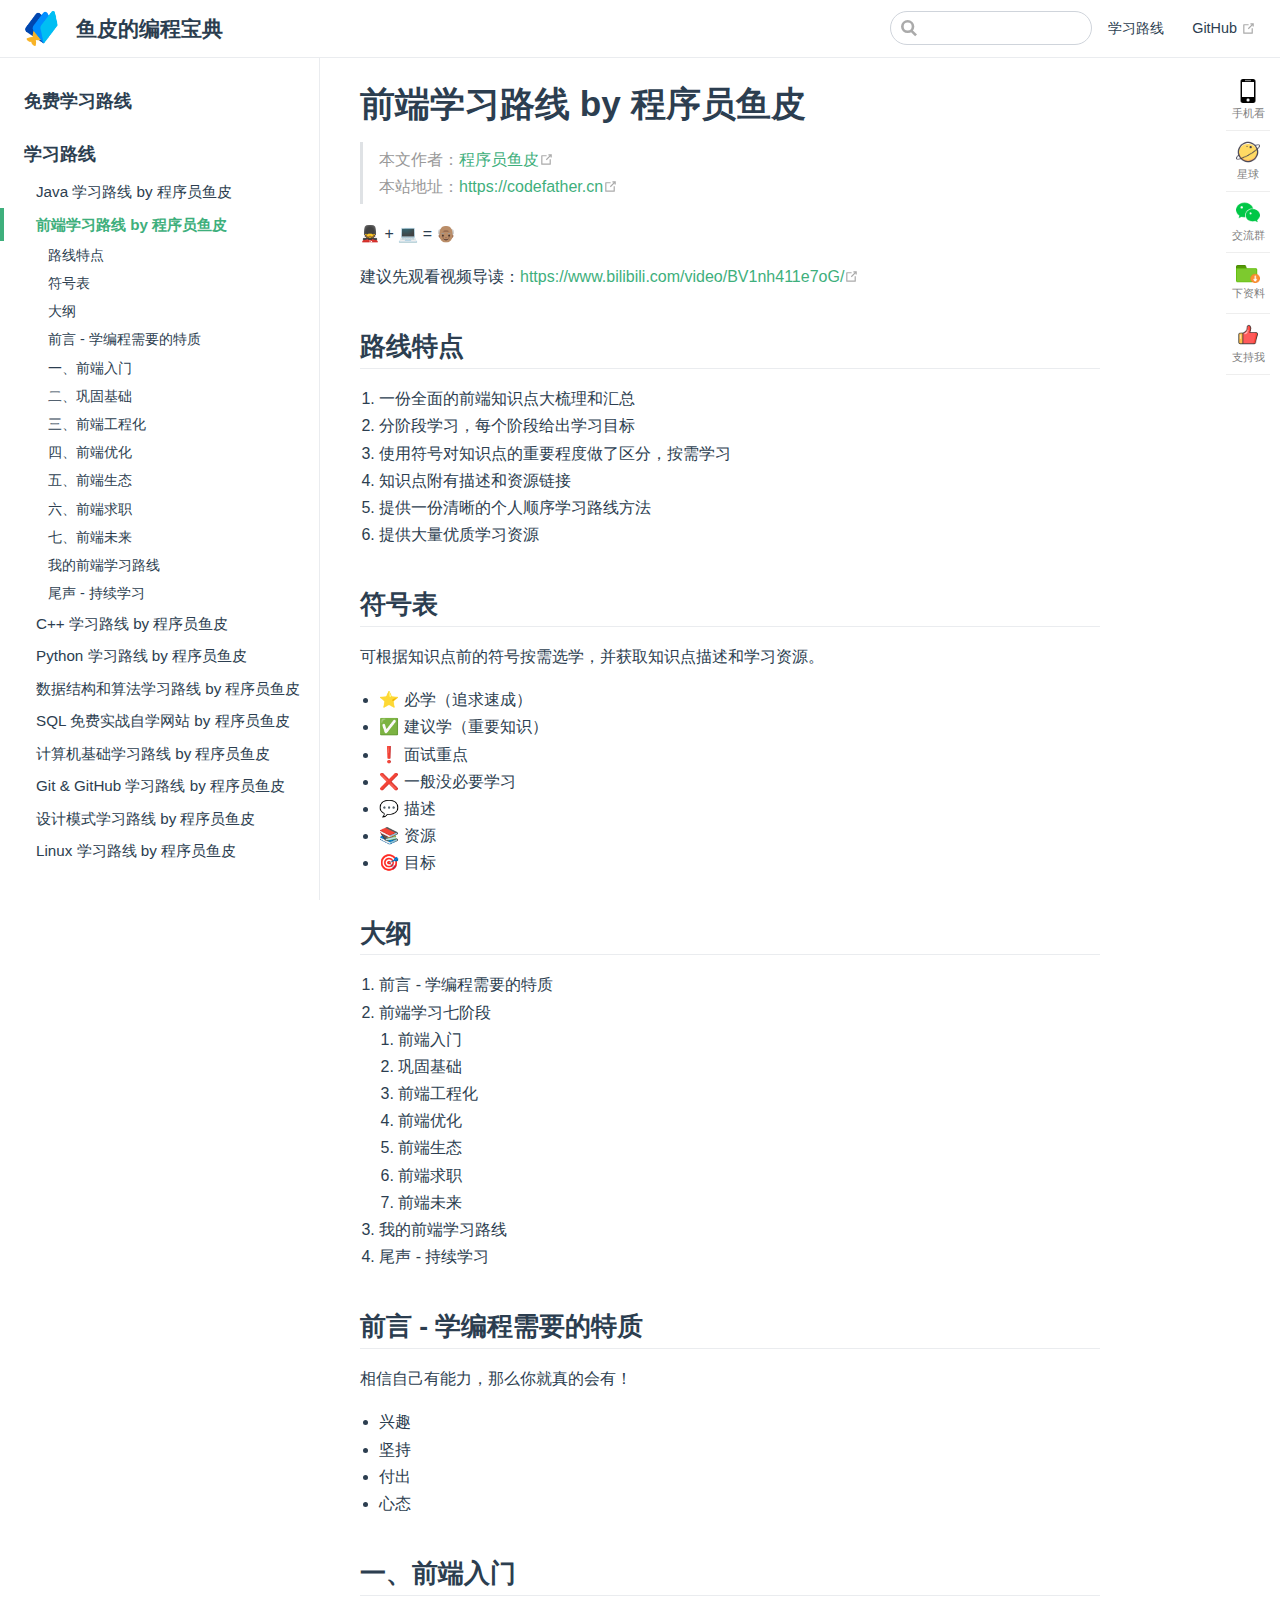
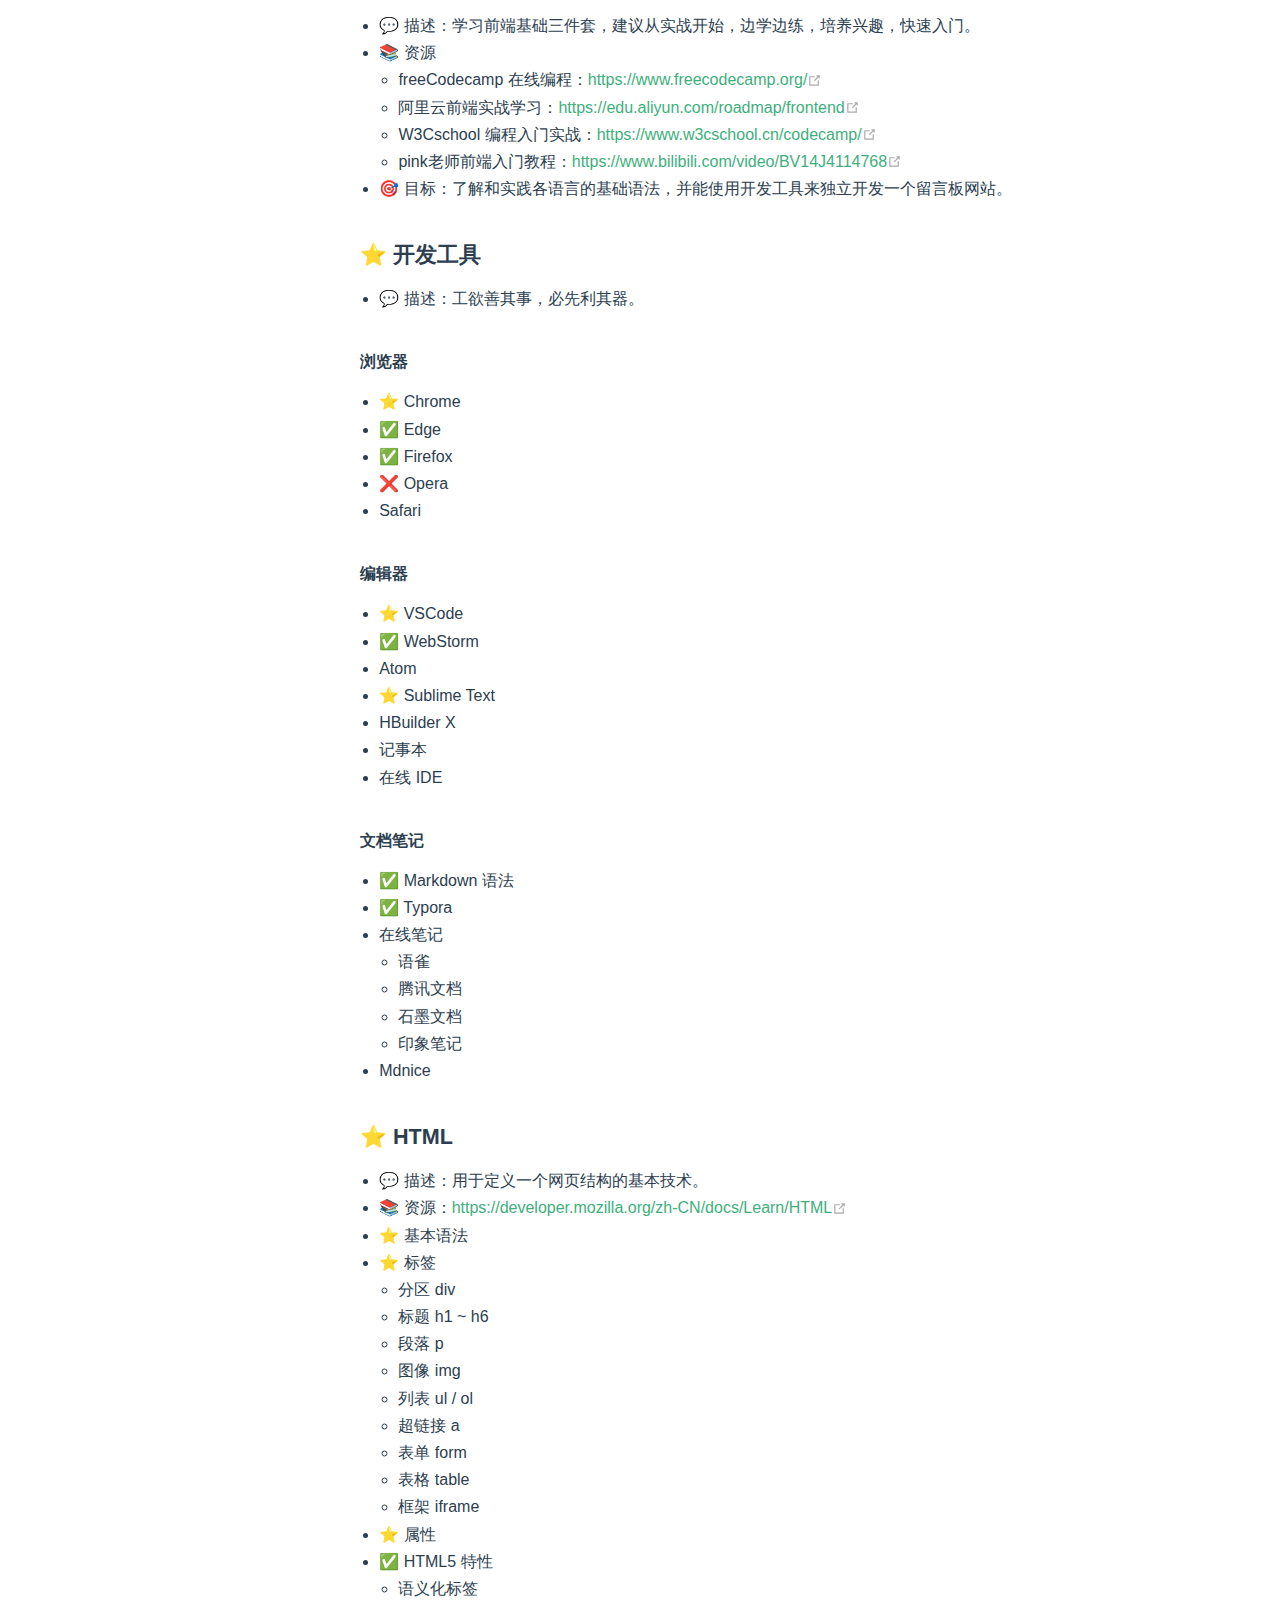
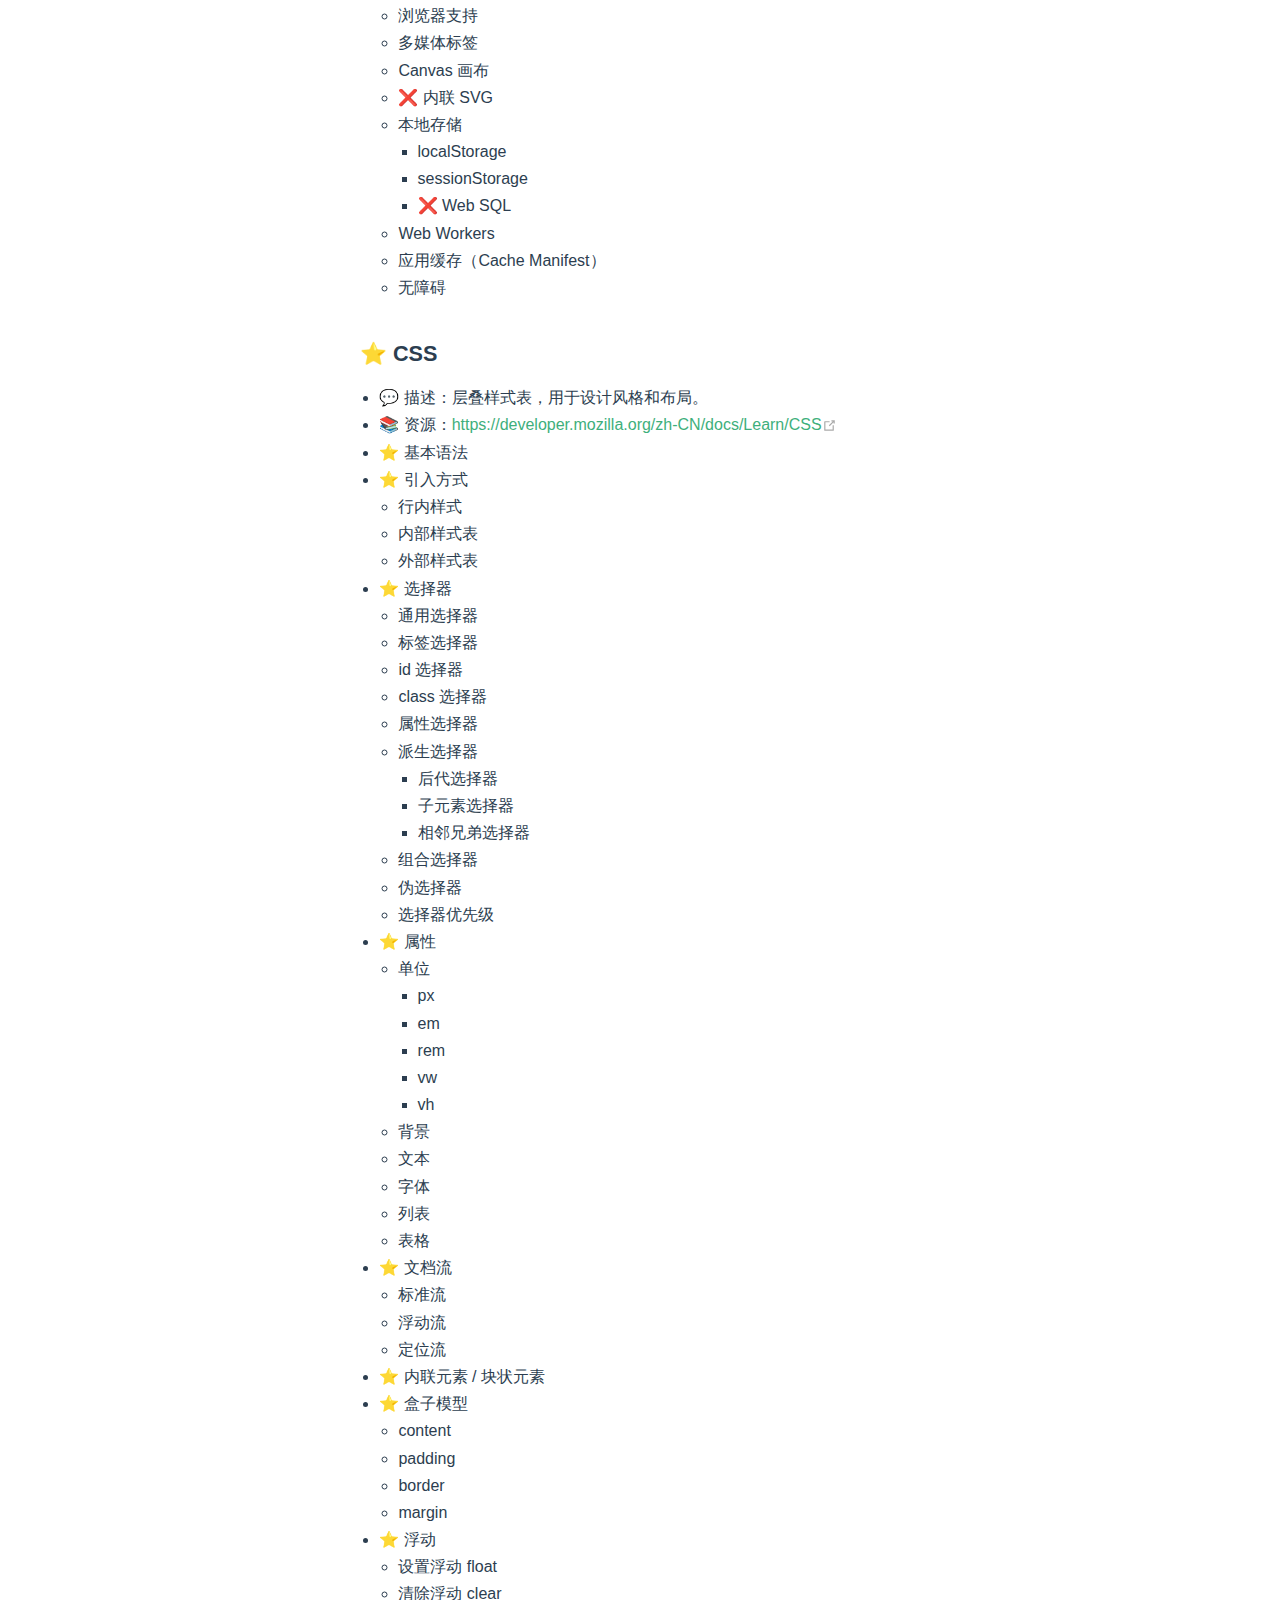
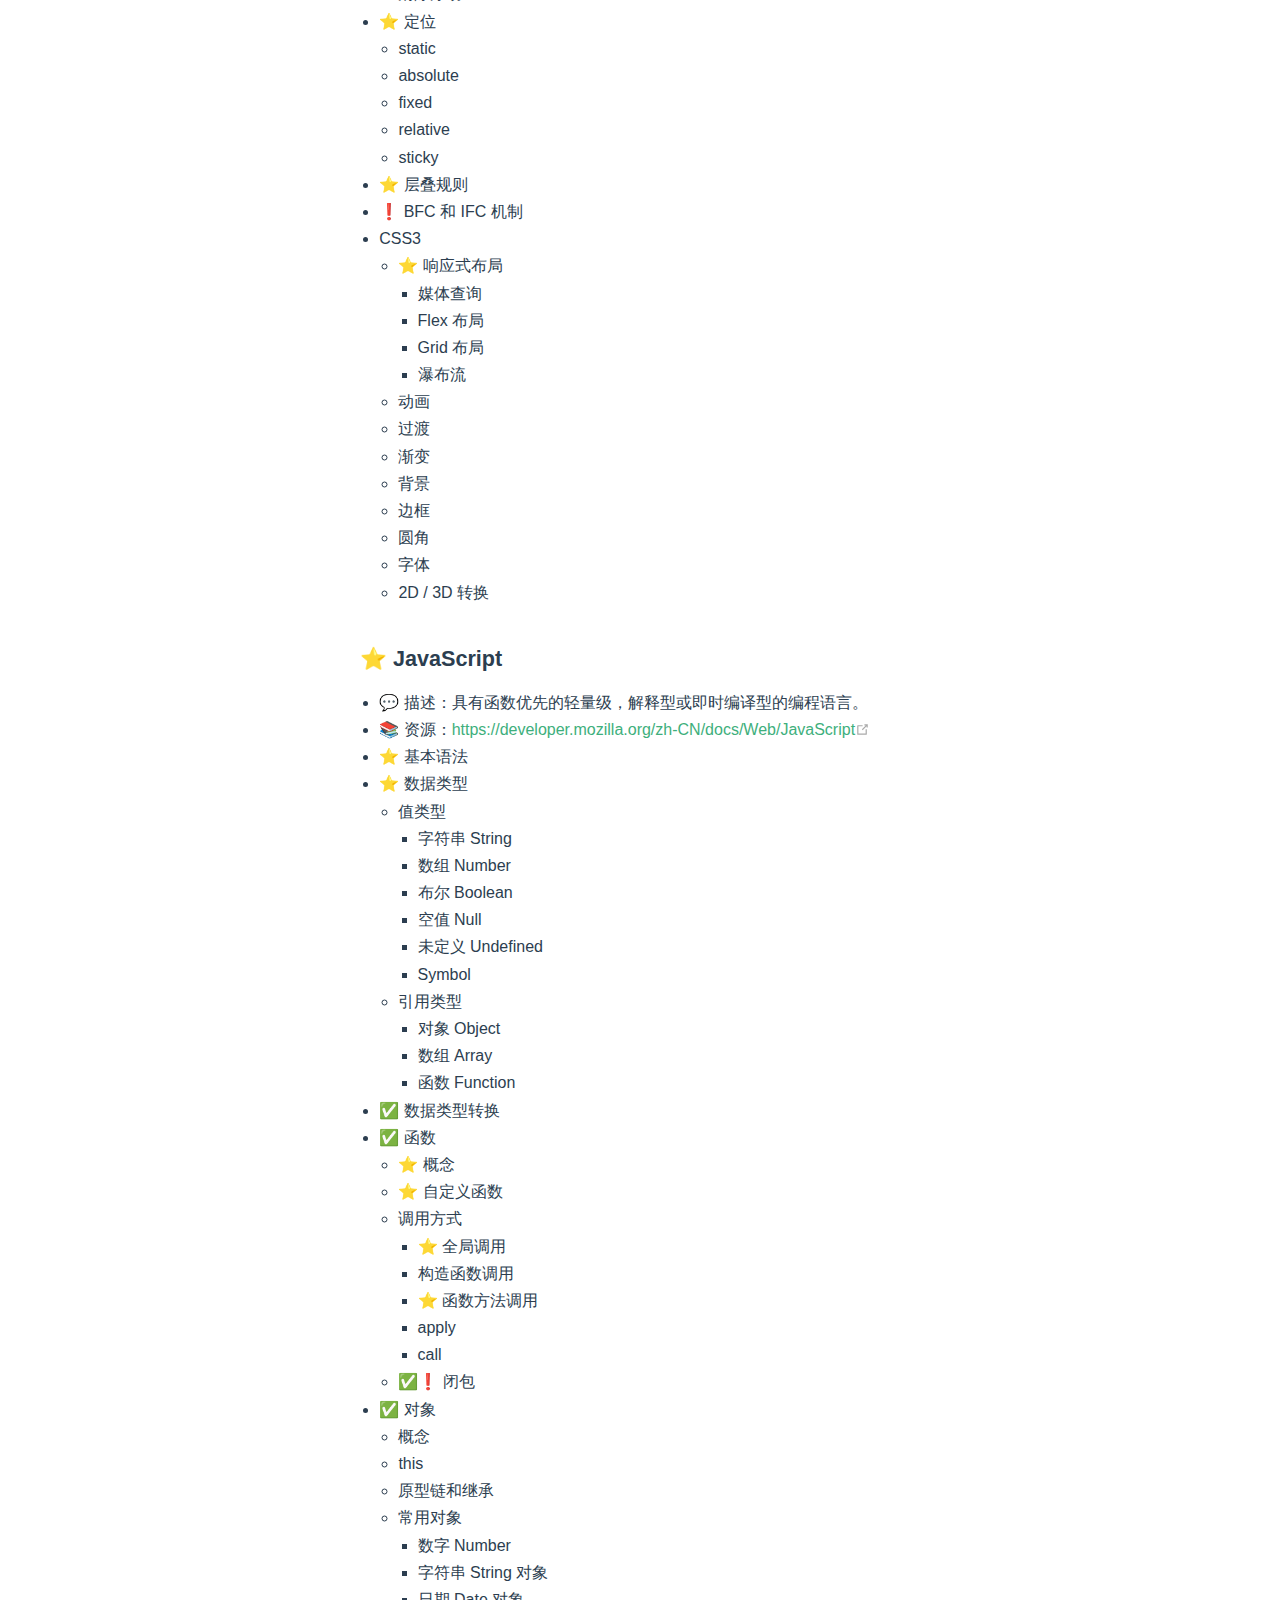
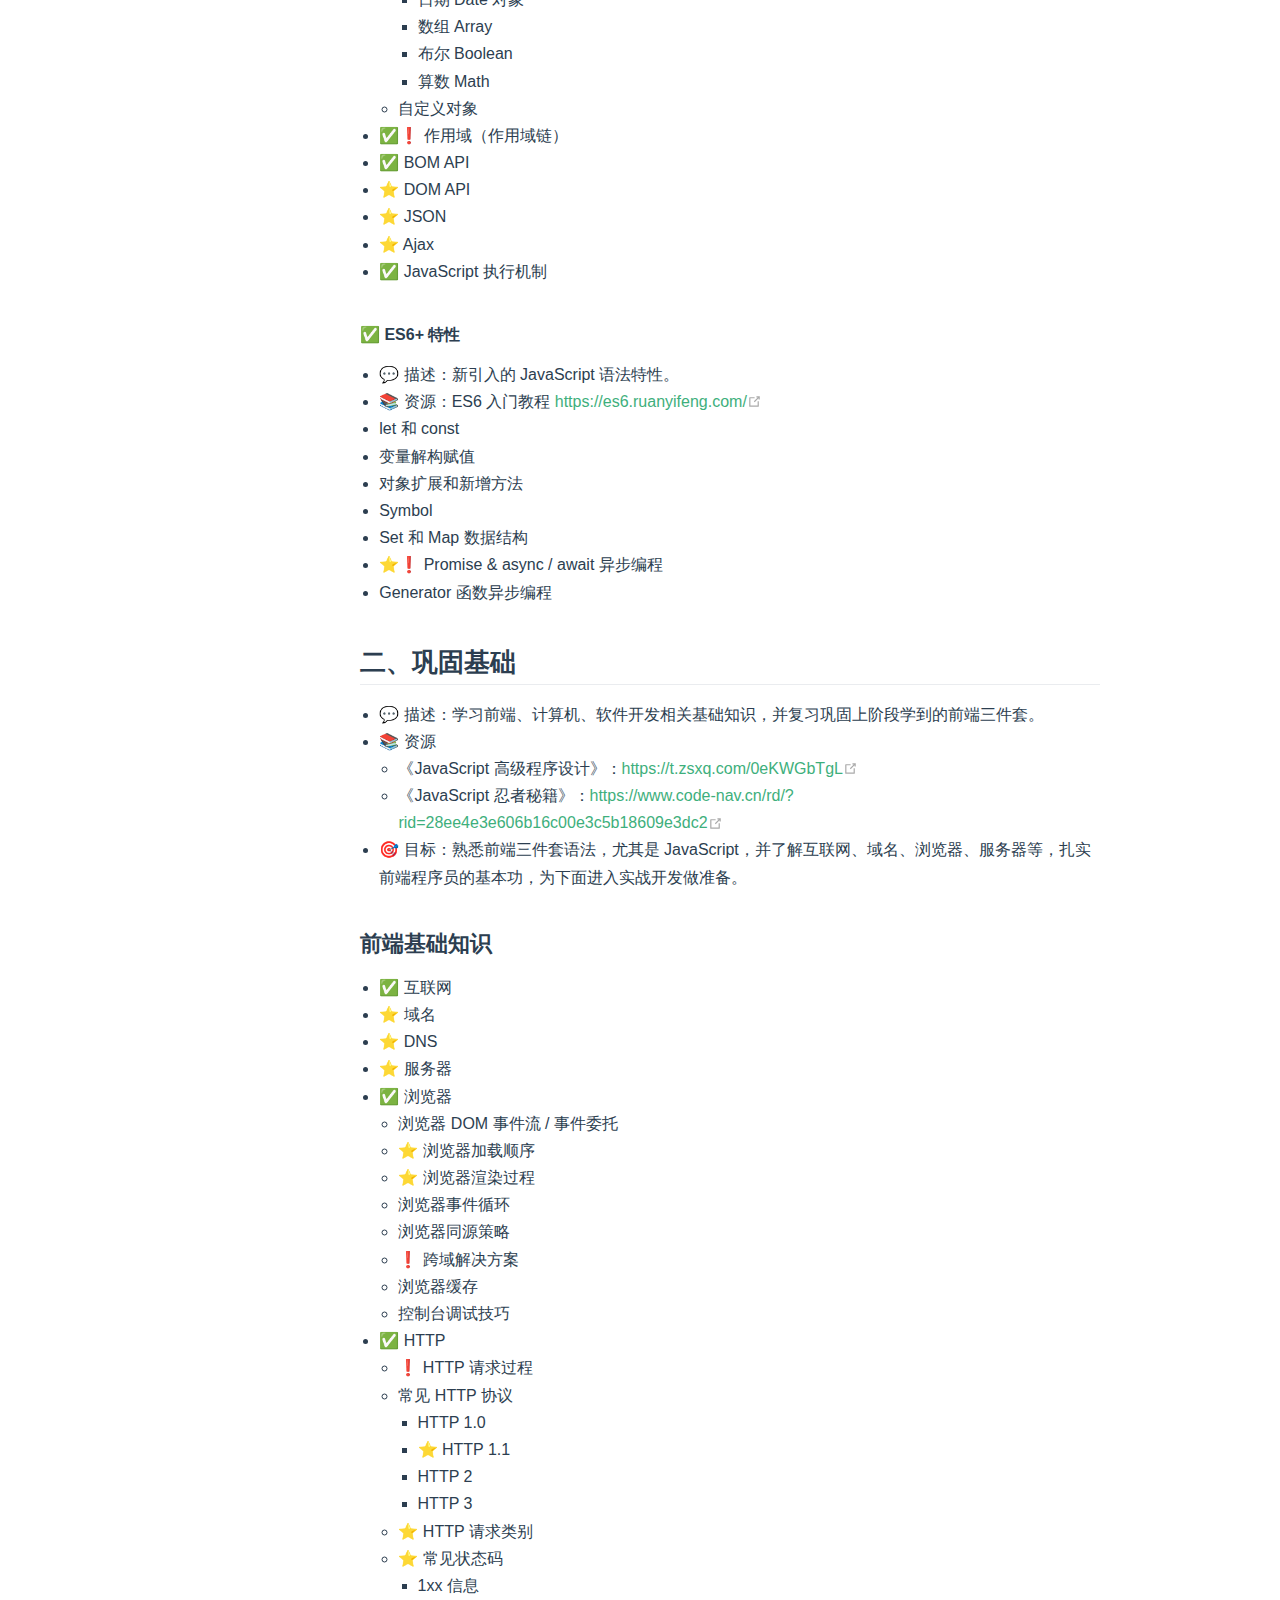
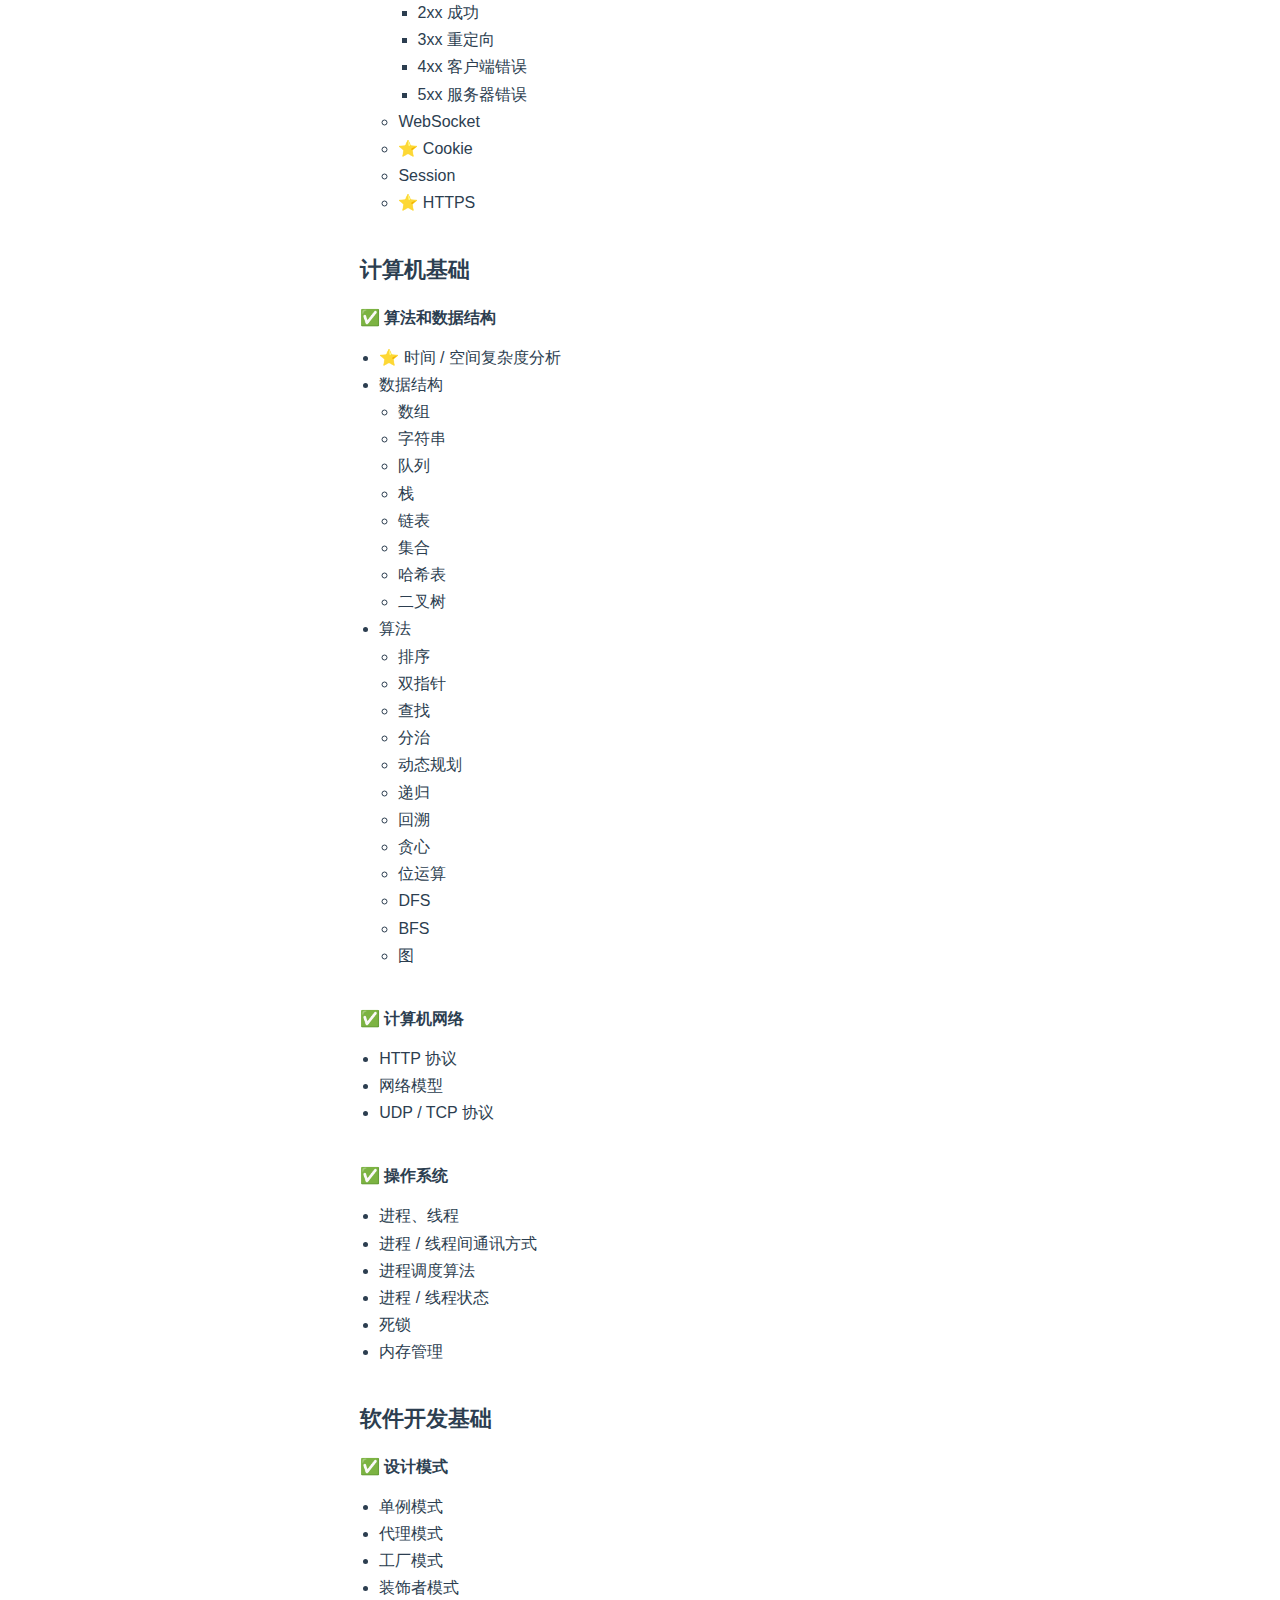
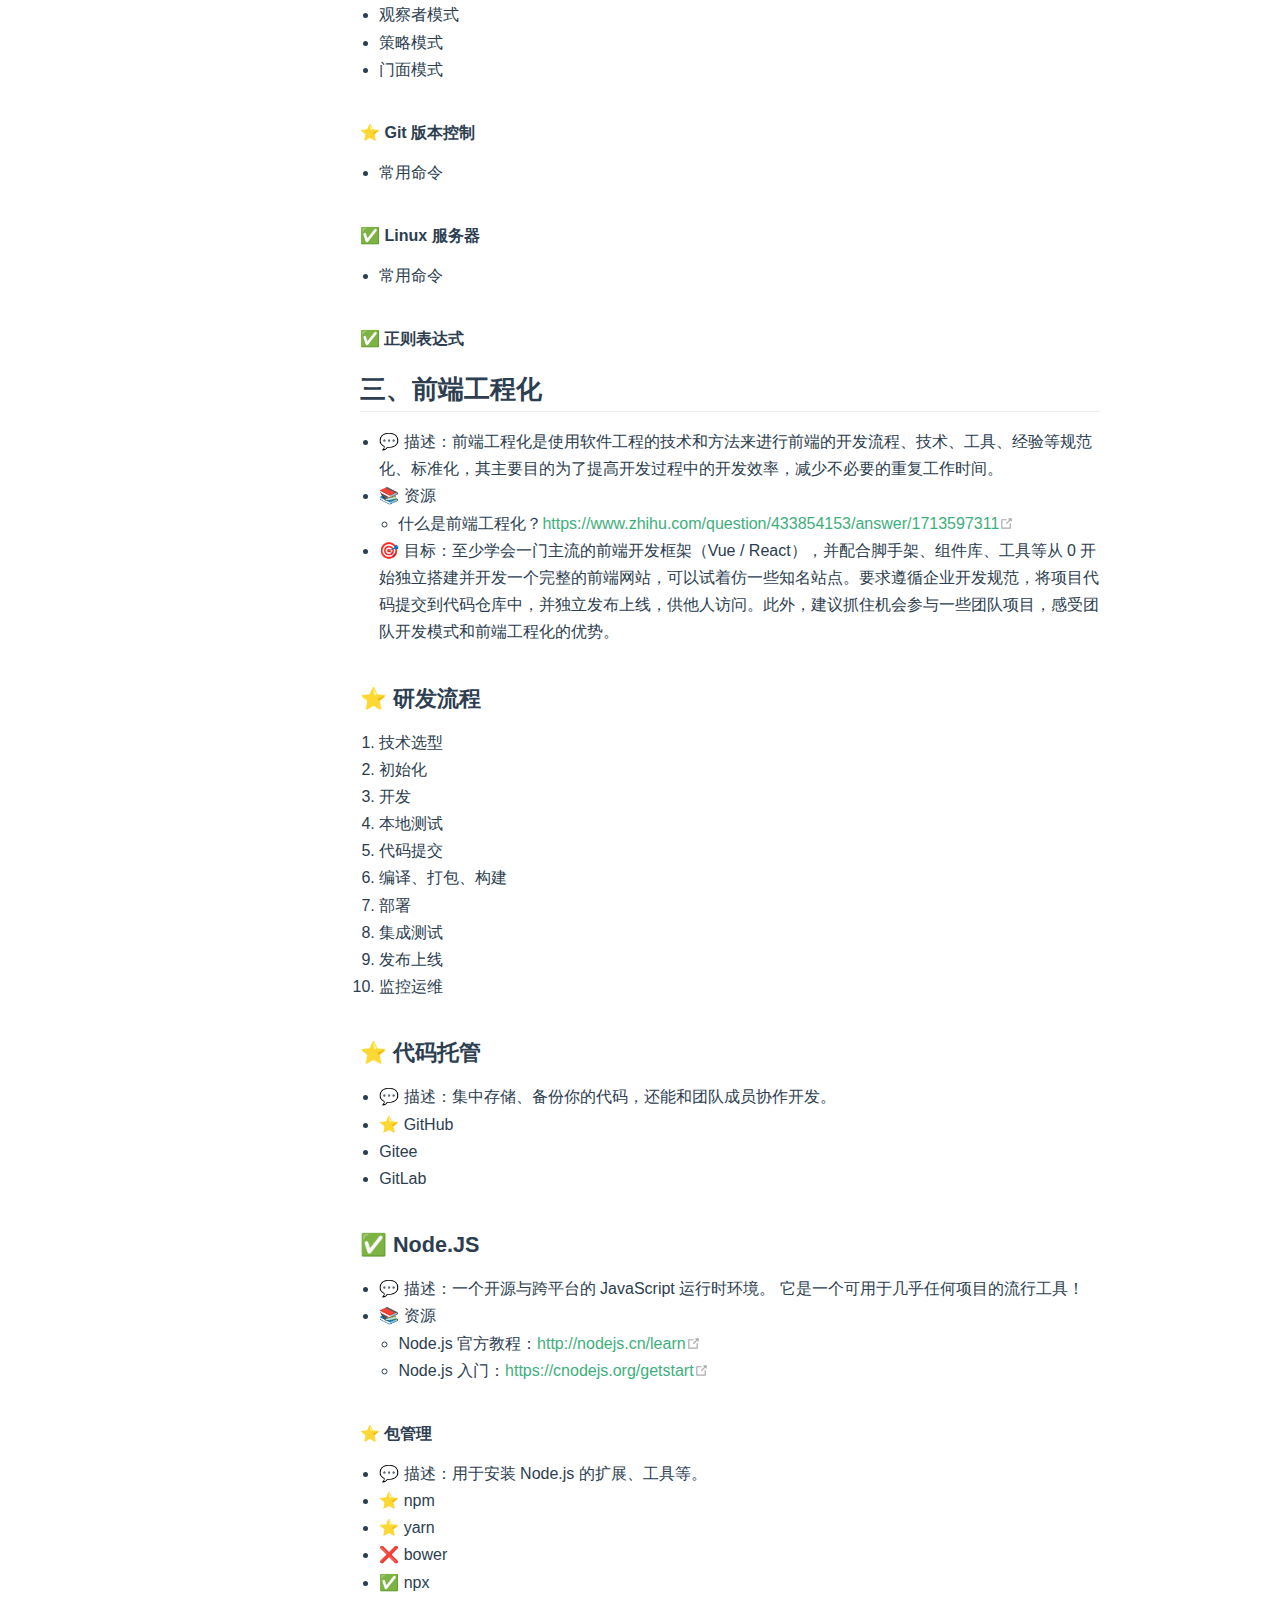
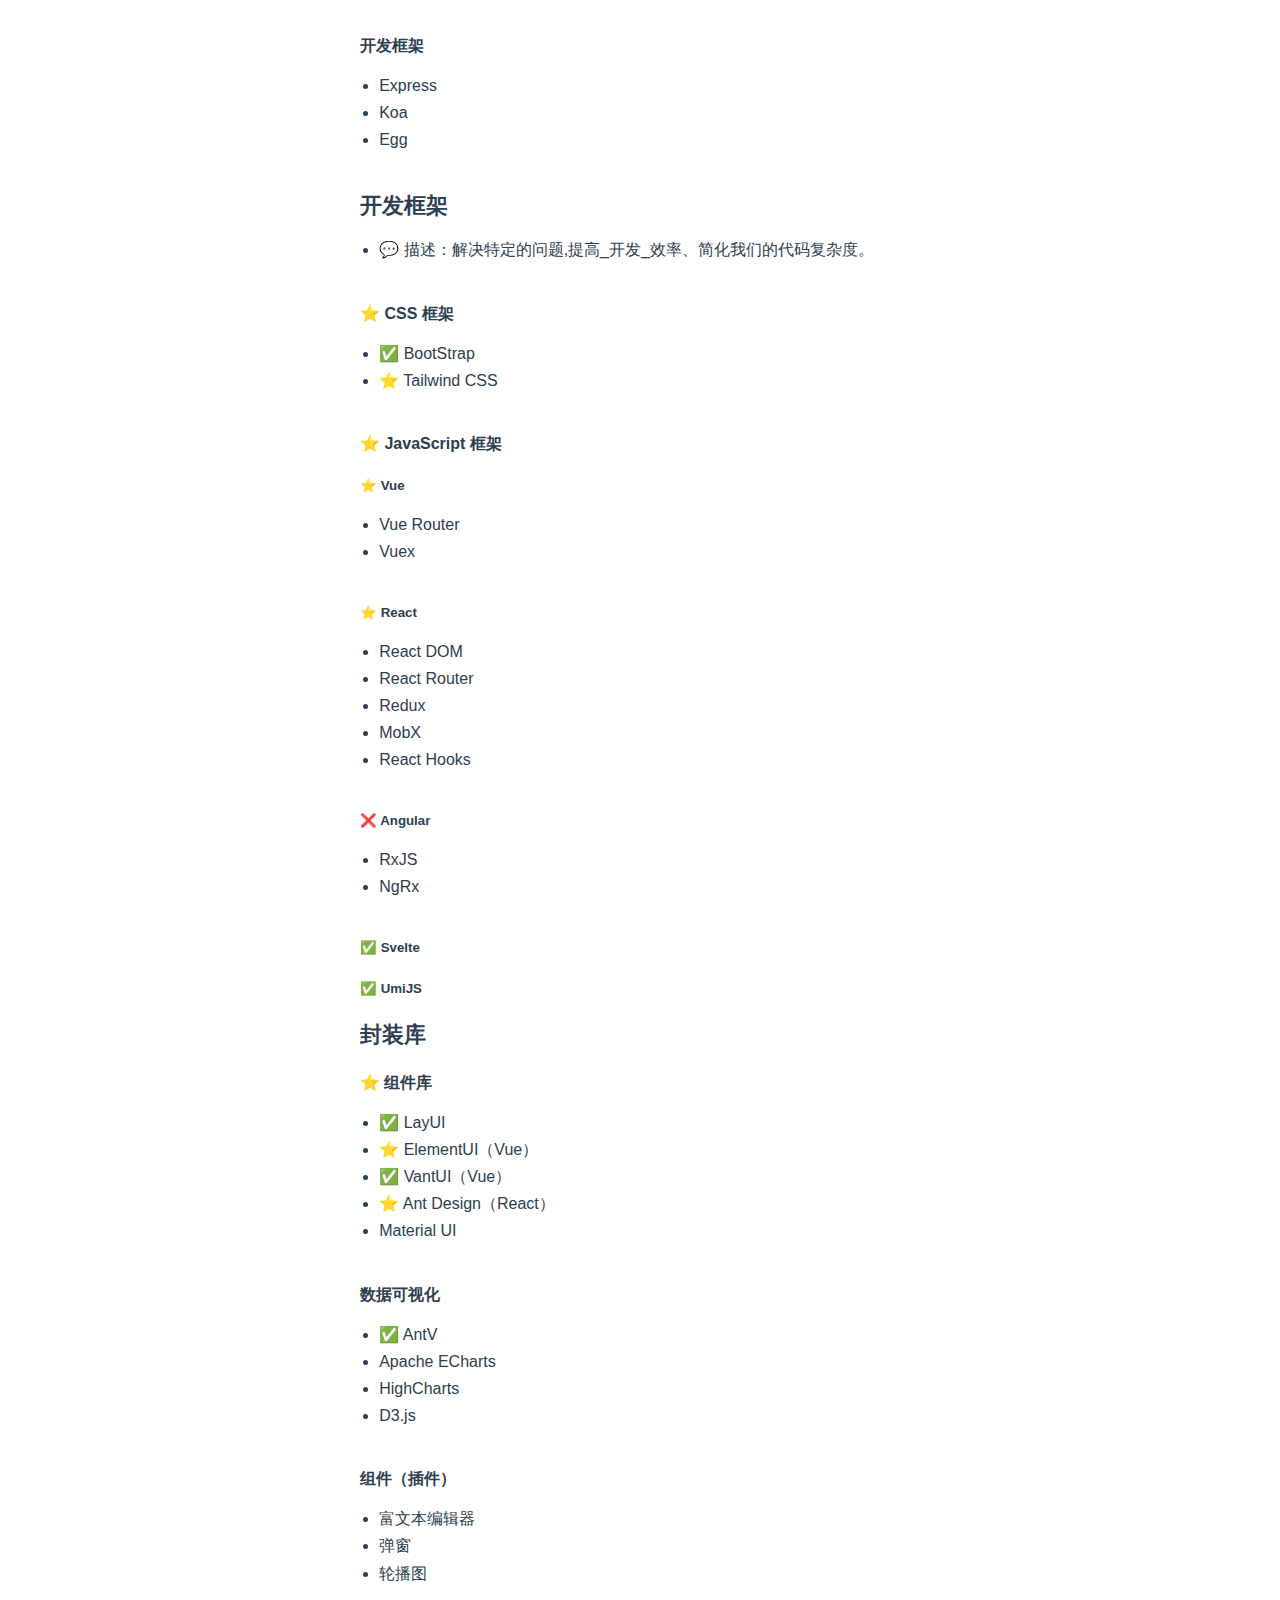
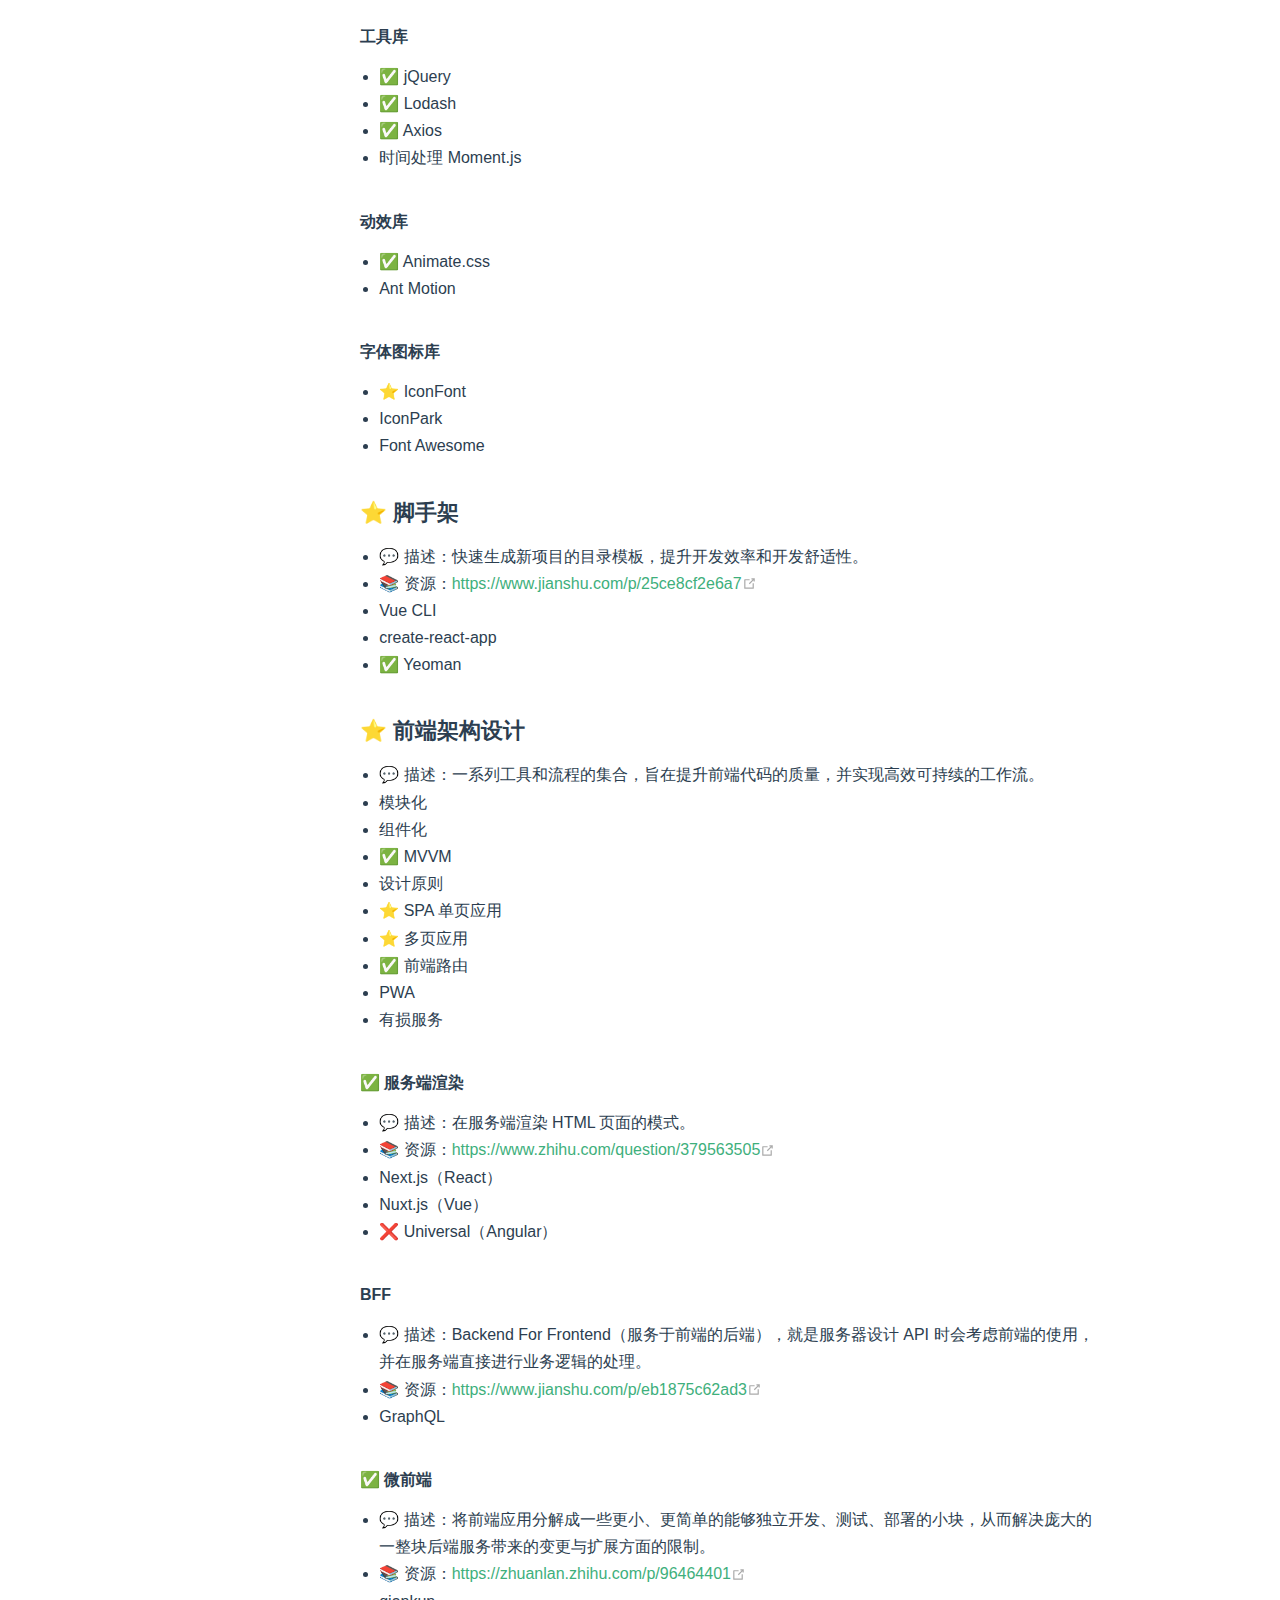
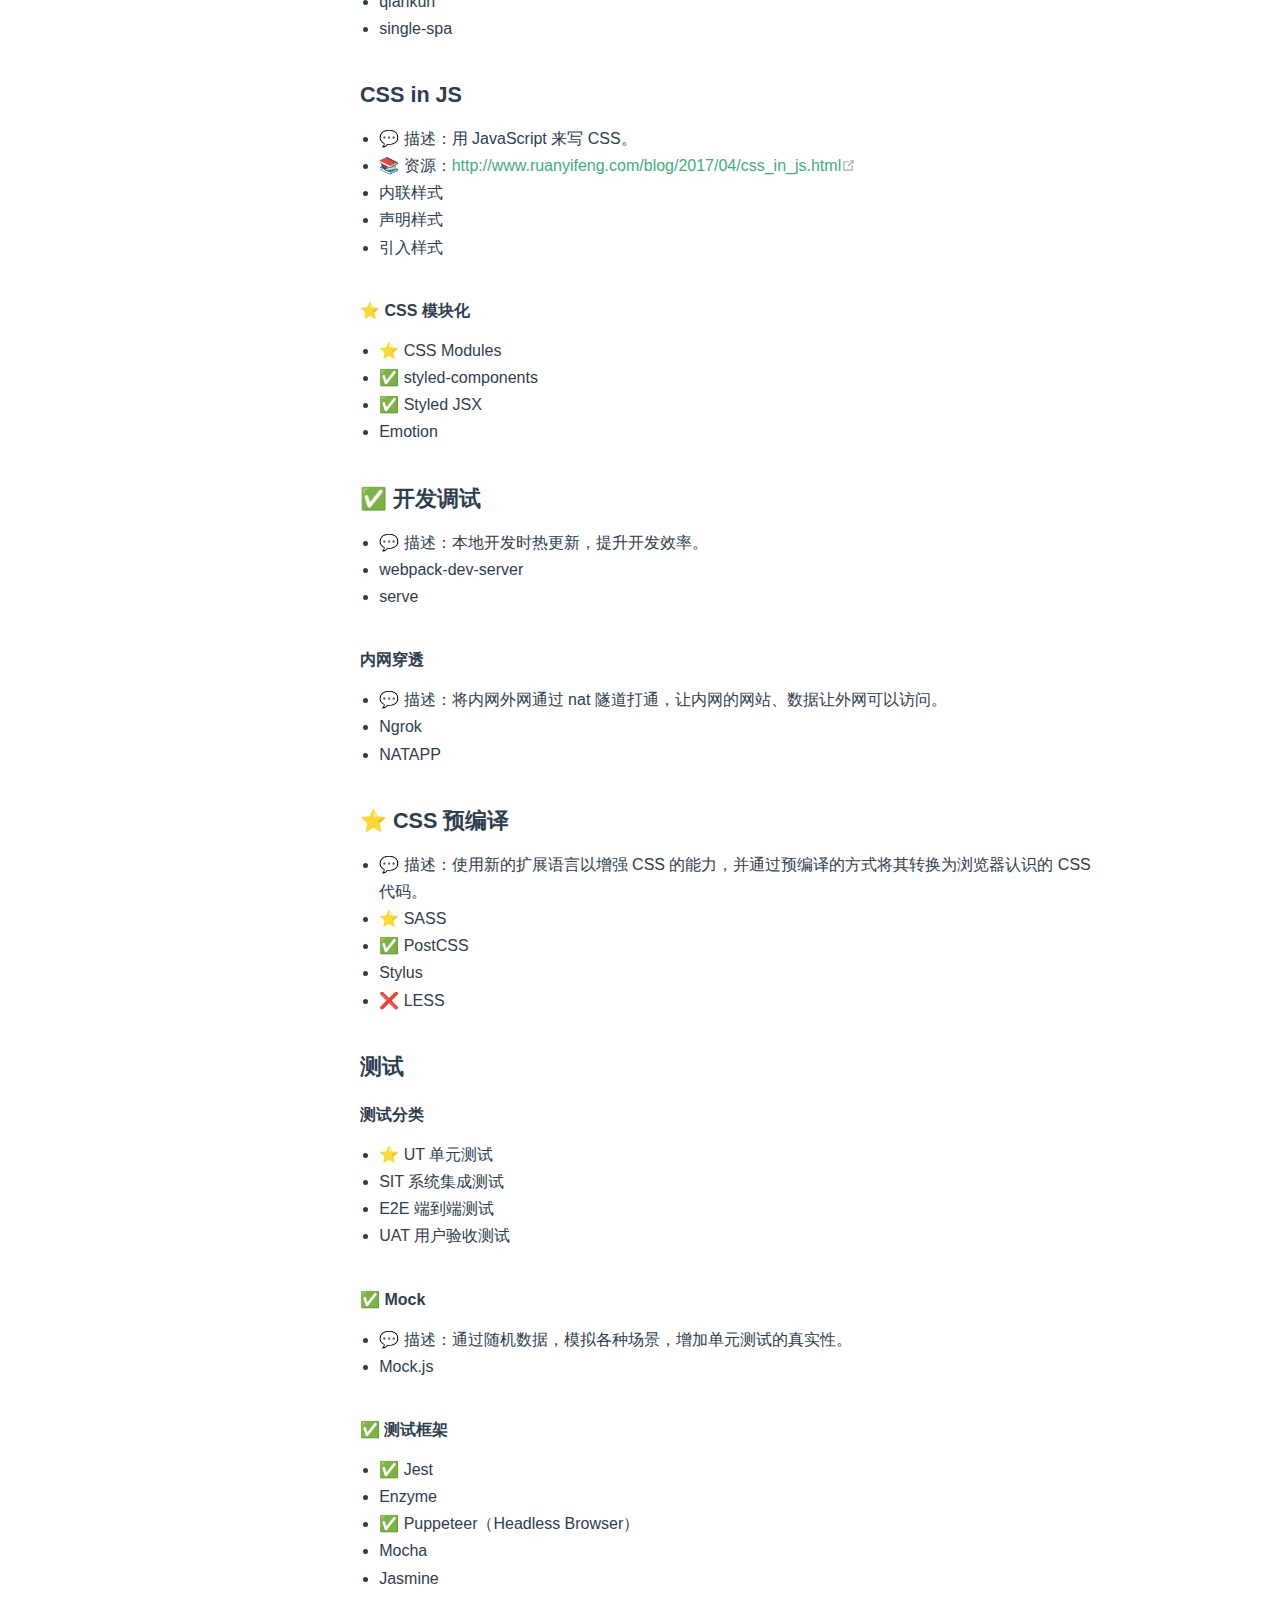
<file: 前端学习路线-by-程序员鱼皮/index.html>
<!DOCTYPE html>
<html lang="en-US">
  <head>
    <meta charset="utf-8">
    <meta name="viewport" content="width=device-width,initial-scale=1">
    <title>前端学习路线 by 程序员鱼皮 | 鱼皮的编程宝典</title>
    <meta name="generator" content="VuePress 1.9.10">
    <link rel="icon" href="/favicon.ico">
    <script>
        var _hmt = _hmt || [];
        (function() {
          var hm = document.createElement("script");
          hm.src = "https://hm.baidu.com/hm.js?2675818a983a3131404cee835018f016";
          var s = document.getElementsByTagName("script")[0]; 
          s.parentNode.insertBefore(hm, s);
        })();
      </script>
    <meta name="description" content="贴心的编程学习路线，全面的编程知识百科">
    <meta property="og:site_name" content="鱼皮的编程宝典">
    <meta property="og:title" content="前端学习路线 by 程序员鱼皮">
    <meta property="og:type" content="article">
    <meta property="og:url" content="https://codefather.cn/%E5%89%8D%E7%AB%AF%E5%AD%A6%E4%B9%A0%E8%B7%AF%E7%BA%BF-by-%E7%A8%8B%E5%BA%8F%E5%91%98%E9%B1%BC%E7%9A%AE/">
    <meta name="twitter:title" content="前端学习路线 by 程序员鱼皮">
    <meta name="twitter:url" content="https://codefather.cn/%E5%89%8D%E7%AB%AF%E5%AD%A6%E4%B9%A0%E8%B7%AF%E7%BA%BF-by-%E7%A8%8B%E5%BA%8F%E5%91%98%E9%B1%BC%E7%9A%AE/">
    <meta name="twitter:card" content="summary_large_image">
    <meta name="twitter:label1" content="Written by">
    <meta name="twitter:label2" content="Filed under">
    <meta name="twitter:data2" content="程序员, 编程, 计算机">
    <meta property="article:tag" content="程序员">
    <meta name="keywords" content="程序员鱼皮, 编程学习路线, 编程知识百科, Java, 编程导航, 前端, 开发, 编程分享, 项目, IT, 求职, 面经">
    
    <link rel="preload" href="/assets/css/0.styles.40c15e22.css" as="style"><link rel="preload" href="/assets/js/app.01cf620d.js" as="script"><link rel="preload" href="/assets/js/2.6131818a.js" as="script"><link rel="preload" href="/assets/js/36.c97a9852.js" as="script"><link rel="prefetch" href="/assets/js/1.772e8449.js"><link rel="prefetch" href="/assets/js/10.40b6837e.js"><link rel="prefetch" href="/assets/js/11.78a8555f.js"><link rel="prefetch" href="/assets/js/12.a6f096db.js"><link rel="prefetch" href="/assets/js/13.8352f638.js"><link rel="prefetch" href="/assets/js/14.c7dc96c5.js"><link rel="prefetch" href="/assets/js/15.970a8ca5.js"><link rel="prefetch" href="/assets/js/16.ac3baac4.js"><link rel="prefetch" href="/assets/js/17.c186ca40.js"><link rel="prefetch" href="/assets/js/18.d0f0bd51.js"><link rel="prefetch" href="/assets/js/19.5740e4d6.js"><link rel="prefetch" href="/assets/js/20.8885a4fa.js"><link rel="prefetch" href="/assets/js/21.2a33c70e.js"><link rel="prefetch" href="/assets/js/22.3e8347a6.js"><link rel="prefetch" href="/assets/js/23.ceb5a5ff.js"><link rel="prefetch" href="/assets/js/24.ae67f00c.js"><link rel="prefetch" href="/assets/js/25.15e1f641.js"><link rel="prefetch" href="/assets/js/26.35b2bbdc.js"><link rel="prefetch" href="/assets/js/27.7796cb80.js"><link rel="prefetch" href="/assets/js/28.60303052.js"><link rel="prefetch" href="/assets/js/29.c95ef1d0.js"><link rel="prefetch" href="/assets/js/3.4dc033c7.js"><link rel="prefetch" href="/assets/js/30.bca11d63.js"><link rel="prefetch" href="/assets/js/31.99acb4d2.js"><link rel="prefetch" href="/assets/js/32.eb185151.js"><link rel="prefetch" href="/assets/js/33.7e587d45.js"><link rel="prefetch" href="/assets/js/34.1a23426d.js"><link rel="prefetch" href="/assets/js/35.9eb4bc3a.js"><link rel="prefetch" href="/assets/js/37.b727a9c1.js"><link rel="prefetch" href="/assets/js/38.4c3137dd.js"><link rel="prefetch" href="/assets/js/39.bc0a4f40.js"><link rel="prefetch" href="/assets/js/4.2f502b73.js"><link rel="prefetch" href="/assets/js/5.7b1f056c.js"><link rel="prefetch" href="/assets/js/6.056886f1.js"><link rel="prefetch" href="/assets/js/7.a96cecf9.js"><link rel="prefetch" href="/assets/js/vendors~docsearch.9f962556.js">
    <link rel="stylesheet" href="/assets/css/0.styles.40c15e22.css">
  </head>
  <body>
    <div id="app" data-server-rendered="true"><div class="theme-container"><header class="navbar"><div class="sidebar-button"><svg xmlns="http://www.w3.org/2000/svg" aria-hidden="true" role="img" viewBox="0 0 448 512" class="icon"><path fill="currentColor" d="M436 124H12c-6.627 0-12-5.373-12-12V80c0-6.627 5.373-12 12-12h424c6.627 0 12 5.373 12 12v32c0 6.627-5.373 12-12 12zm0 160H12c-6.627 0-12-5.373-12-12v-32c0-6.627 5.373-12 12-12h424c6.627 0 12 5.373 12 12v32c0 6.627-5.373 12-12 12zm0 160H12c-6.627 0-12-5.373-12-12v-32c0-6.627 5.373-12 12-12h424c6.627 0 12 5.373 12 12v32c0 6.627-5.373 12-12 12z"></path></svg></div> <a href="/" class="home-link router-link-active"><img src="/logo.png" alt="鱼皮的编程宝典" class="logo"> <span class="site-name can-hide">鱼皮的编程宝典</span></a> <div class="links"><div class="search-box"><input aria-label="Search" autocomplete="off" spellcheck="false" value=""> <!----></div> <nav class="nav-links can-hide"><div class="nav-item"><a href="/学习路线/" class="nav-link">
  学习路线
</a></div> <a href="https://github.com/liyupi/codefather" target="_blank" rel="noopener noreferrer" class="repo-link">
    GitHub
    <span><svg xmlns="http://www.w3.org/2000/svg" aria-hidden="true" focusable="false" x="0px" y="0px" viewBox="0 0 100 100" width="15" height="15" class="icon outbound"><path fill="currentColor" d="M18.8,85.1h56l0,0c2.2,0,4-1.8,4-4v-32h-8v28h-48v-48h28v-8h-32l0,0c-2.2,0-4,1.8-4,4v56C14.8,83.3,16.6,85.1,18.8,85.1z"></path> <polygon fill="currentColor" points="45.7,48.7 51.3,54.3 77.2,28.5 77.2,37.2 85.2,37.2 85.2,14.9 62.8,14.9 62.8,22.9 71.5,22.9"></polygon></svg> <span class="sr-only">(opens new window)</span></span></a></nav></div></header> <div class="sidebar-mask"></div> <aside class="sidebar"><nav class="nav-links"><div class="nav-item"><a href="/学习路线/" class="nav-link">
  学习路线
</a></div> <a href="https://github.com/liyupi/codefather" target="_blank" rel="noopener noreferrer" class="repo-link">
    GitHub
    <span><svg xmlns="http://www.w3.org/2000/svg" aria-hidden="true" focusable="false" x="0px" y="0px" viewBox="0 0 100 100" width="15" height="15" class="icon outbound"><path fill="currentColor" d="M18.8,85.1h56l0,0c2.2,0,4-1.8,4-4v-32h-8v28h-48v-48h28v-8h-32l0,0c-2.2,0-4,1.8-4,4v56C14.8,83.3,16.6,85.1,18.8,85.1z"></path> <polygon fill="currentColor" points="45.7,48.7 51.3,54.3 77.2,28.5 77.2,37.2 85.2,37.2 85.2,14.9 62.8,14.9 62.8,22.9 71.5,22.9"></polygon></svg> <span class="sr-only">(opens new window)</span></span></a></nav>  <ul class="sidebar-links"><li><a href="/%E5%AD%A6%E4%B9%A0%E8%B7%AF%E7%BA%BF/" class="sidebar-link">免费学习路线</a></li><li><section class="sidebar-group depth-0"><p class="sidebar-heading open"><span>学习路线</span> <!----></p> <ul class="sidebar-links sidebar-group-items"><li><a href="/java%E5%AD%A6%E4%B9%A0%E8%B7%AF%E7%BA%BF-by-%E7%A8%8B%E5%BA%8F%E5%91%98%E9%B1%BC%E7%9A%AE/" class="sidebar-link">Java 学习路线 by 程序员鱼皮</a></li><li><a href="/%E5%89%8D%E7%AB%AF%E5%AD%A6%E4%B9%A0%E8%B7%AF%E7%BA%BF-by-%E7%A8%8B%E5%BA%8F%E5%91%98%E9%B1%BC%E7%9A%AE/" aria-current="page" class="active sidebar-link">前端学习路线 by 程序员鱼皮</a><ul class="sidebar-sub-headers"><li class="sidebar-sub-header"><a href="/%E5%89%8D%E7%AB%AF%E5%AD%A6%E4%B9%A0%E8%B7%AF%E7%BA%BF-by-%E7%A8%8B%E5%BA%8F%E5%91%98%E9%B1%BC%E7%9A%AE/#路线特点" class="sidebar-link">路线特点</a></li><li class="sidebar-sub-header"><a href="/%E5%89%8D%E7%AB%AF%E5%AD%A6%E4%B9%A0%E8%B7%AF%E7%BA%BF-by-%E7%A8%8B%E5%BA%8F%E5%91%98%E9%B1%BC%E7%9A%AE/#符号表" class="sidebar-link">符号表</a></li><li class="sidebar-sub-header"><a href="/%E5%89%8D%E7%AB%AF%E5%AD%A6%E4%B9%A0%E8%B7%AF%E7%BA%BF-by-%E7%A8%8B%E5%BA%8F%E5%91%98%E9%B1%BC%E7%9A%AE/#大纲" class="sidebar-link">大纲</a></li><li class="sidebar-sub-header"><a href="/%E5%89%8D%E7%AB%AF%E5%AD%A6%E4%B9%A0%E8%B7%AF%E7%BA%BF-by-%E7%A8%8B%E5%BA%8F%E5%91%98%E9%B1%BC%E7%9A%AE/#前言-学编程需要的特质" class="sidebar-link">前言 - 学编程需要的特质</a></li><li class="sidebar-sub-header"><a href="/%E5%89%8D%E7%AB%AF%E5%AD%A6%E4%B9%A0%E8%B7%AF%E7%BA%BF-by-%E7%A8%8B%E5%BA%8F%E5%91%98%E9%B1%BC%E7%9A%AE/#一、前端入门" class="sidebar-link">一、前端入门</a></li><li class="sidebar-sub-header"><a href="/%E5%89%8D%E7%AB%AF%E5%AD%A6%E4%B9%A0%E8%B7%AF%E7%BA%BF-by-%E7%A8%8B%E5%BA%8F%E5%91%98%E9%B1%BC%E7%9A%AE/#二、巩固基础" class="sidebar-link">二、巩固基础</a></li><li class="sidebar-sub-header"><a href="/%E5%89%8D%E7%AB%AF%E5%AD%A6%E4%B9%A0%E8%B7%AF%E7%BA%BF-by-%E7%A8%8B%E5%BA%8F%E5%91%98%E9%B1%BC%E7%9A%AE/#三、前端工程化" class="sidebar-link">三、前端工程化</a></li><li class="sidebar-sub-header"><a href="/%E5%89%8D%E7%AB%AF%E5%AD%A6%E4%B9%A0%E8%B7%AF%E7%BA%BF-by-%E7%A8%8B%E5%BA%8F%E5%91%98%E9%B1%BC%E7%9A%AE/#四、前端优化" class="sidebar-link">四、前端优化</a></li><li class="sidebar-sub-header"><a href="/%E5%89%8D%E7%AB%AF%E5%AD%A6%E4%B9%A0%E8%B7%AF%E7%BA%BF-by-%E7%A8%8B%E5%BA%8F%E5%91%98%E9%B1%BC%E7%9A%AE/#五、前端生态" class="sidebar-link">五、前端生态</a></li><li class="sidebar-sub-header"><a href="/%E5%89%8D%E7%AB%AF%E5%AD%A6%E4%B9%A0%E8%B7%AF%E7%BA%BF-by-%E7%A8%8B%E5%BA%8F%E5%91%98%E9%B1%BC%E7%9A%AE/#六、前端求职" class="sidebar-link">六、前端求职</a></li><li class="sidebar-sub-header"><a href="/%E5%89%8D%E7%AB%AF%E5%AD%A6%E4%B9%A0%E8%B7%AF%E7%BA%BF-by-%E7%A8%8B%E5%BA%8F%E5%91%98%E9%B1%BC%E7%9A%AE/#七、前端未来" class="sidebar-link">七、前端未来</a></li><li class="sidebar-sub-header"><a href="/%E5%89%8D%E7%AB%AF%E5%AD%A6%E4%B9%A0%E8%B7%AF%E7%BA%BF-by-%E7%A8%8B%E5%BA%8F%E5%91%98%E9%B1%BC%E7%9A%AE/#我的前端学习路线" class="sidebar-link">我的前端学习路线</a></li><li class="sidebar-sub-header"><a href="/%E5%89%8D%E7%AB%AF%E5%AD%A6%E4%B9%A0%E8%B7%AF%E7%BA%BF-by-%E7%A8%8B%E5%BA%8F%E5%91%98%E9%B1%BC%E7%9A%AE/#尾声-持续学习" class="sidebar-link">尾声 - 持续学习</a></li></ul></li><li><a href="/c-%E5%AD%A6%E4%B9%A0%E8%B7%AF%E7%BA%BF-by-%E7%A8%8B%E5%BA%8F%E5%91%98%E9%B1%BC%E7%9A%AE/" class="sidebar-link">C++ 学习路线 by 程序员鱼皮</a></li><li><a href="/python%E5%AD%A6%E4%B9%A0%E8%B7%AF%E7%BA%BF-by-%E7%A8%8B%E5%BA%8F%E5%91%98%E9%B1%BC%E7%9A%AE/" class="sidebar-link">Python 学习路线 by 程序员鱼皮</a></li><li><a href="/%E6%95%B0%E6%8D%AE%E7%BB%93%E6%9E%84%E5%92%8C%E7%AE%97%E6%B3%95%E5%AD%A6%E4%B9%A0%E8%B7%AF%E7%BA%BF-by-%E7%A8%8B%E5%BA%8F%E5%91%98%E9%B1%BC%E7%9A%AE/" class="sidebar-link">数据结构和算法学习路线 by 程序员鱼皮</a></li><li><a href="/sql%E5%85%8D%E8%B4%B9%E5%AE%9E%E6%88%98%E8%87%AA%E5%AD%A6%E7%BD%91%E7%AB%99-by-%E7%A8%8B%E5%BA%8F%E5%91%98%E9%B1%BC%E7%9A%AE/" class="sidebar-link">SQL 免费实战自学网站 by 程序员鱼皮</a></li><li><a href="/%E8%AE%A1%E7%AE%97%E6%9C%BA%E5%9F%BA%E7%A1%80%E5%AD%A6%E4%B9%A0%E8%B7%AF%E7%BA%BF-by-%E7%A8%8B%E5%BA%8F%E5%91%98%E9%B1%BC%E7%9A%AE/" class="sidebar-link">计算机基础学习路线 by 程序员鱼皮</a></li><li><a href="/git-github%E5%AD%A6%E4%B9%A0%E8%B7%AF%E7%BA%BF-by-%E7%A8%8B%E5%BA%8F%E5%91%98%E9%B1%BC%E7%9A%AE/" class="sidebar-link">Git &amp; GitHub 学习路线 by 程序员鱼皮</a></li><li><a href="/%E8%AE%BE%E8%AE%A1%E6%A8%A1%E5%BC%8F%E5%AD%A6%E4%B9%A0%E8%B7%AF%E7%BA%BF-by-%E7%A8%8B%E5%BA%8F%E5%91%98%E9%B1%BC%E7%9A%AE/" class="sidebar-link">设计模式学习路线 by 程序员鱼皮</a></li><li><a href="/linux%E5%AD%A6%E4%B9%A0%E8%B7%AF%E7%BA%BF-by-%E7%A8%8B%E5%BA%8F%E5%91%98%E9%B1%BC%E7%9A%AE/" class="sidebar-link">Linux 学习路线 by 程序员鱼皮</a></li></ul></section></li></ul> </aside> <main class="page"> <div class="content"><div style="width:100%"><div class="theme-default-content custom-content content__default"><h1 id="前端学习路线-by-程序员鱼皮"><a href="#前端学习路线-by-程序员鱼皮" class="header-anchor">#</a> 前端学习路线 by 程序员鱼皮</h1> <blockquote><p>本文作者：<a href="https://yuyuanweb.feishu.cn/wiki/Abldw5WkjidySxkKxU2cQdAtnah" target="_blank" rel="noopener noreferrer">程序员鱼皮<span><svg xmlns="http://www.w3.org/2000/svg" aria-hidden="true" focusable="false" x="0px" y="0px" viewBox="0 0 100 100" width="15" height="15" class="icon outbound"><path fill="currentColor" d="M18.8,85.1h56l0,0c2.2,0,4-1.8,4-4v-32h-8v28h-48v-48h28v-8h-32l0,0c-2.2,0-4,1.8-4,4v56C14.8,83.3,16.6,85.1,18.8,85.1z"></path> <polygon fill="currentColor" points="45.7,48.7 51.3,54.3 77.2,28.5 77.2,37.2 85.2,37.2 85.2,14.9 62.8,14.9 62.8,22.9 71.5,22.9"></polygon></svg> <span class="sr-only">(opens new window)</span></span></a></p> <p>本站地址：<a href="https://codefather.cn" target="_blank" rel="noopener noreferrer">https://codefather.cn<span><svg xmlns="http://www.w3.org/2000/svg" aria-hidden="true" focusable="false" x="0px" y="0px" viewBox="0 0 100 100" width="15" height="15" class="icon outbound"><path fill="currentColor" d="M18.8,85.1h56l0,0c2.2,0,4-1.8,4-4v-32h-8v28h-48v-48h28v-8h-32l0,0c-2.2,0-4,1.8-4,4v56C14.8,83.3,16.6,85.1,18.8,85.1z"></path> <polygon fill="currentColor" points="45.7,48.7 51.3,54.3 77.2,28.5 77.2,37.2 85.2,37.2 85.2,14.9 62.8,14.9 62.8,22.9 71.5,22.9"></polygon></svg> <span class="sr-only">(opens new window)</span></span></a></p></blockquote> <p>💂 + 💻 = 👴🏽</p> <p>建议先观看视频导读：<a href="https://www.bilibili.com/video/BV1nh411e7oG/" target="_blank" rel="noopener noreferrer">https://www.bilibili.com/video/BV1nh411e7oG/<span><svg xmlns="http://www.w3.org/2000/svg" aria-hidden="true" focusable="false" x="0px" y="0px" viewBox="0 0 100 100" width="15" height="15" class="icon outbound"><path fill="currentColor" d="M18.8,85.1h56l0,0c2.2,0,4-1.8,4-4v-32h-8v28h-48v-48h28v-8h-32l0,0c-2.2,0-4,1.8-4,4v56C14.8,83.3,16.6,85.1,18.8,85.1z"></path> <polygon fill="currentColor" points="45.7,48.7 51.3,54.3 77.2,28.5 77.2,37.2 85.2,37.2 85.2,14.9 62.8,14.9 62.8,22.9 71.5,22.9"></polygon></svg> <span class="sr-only">(opens new window)</span></span></a></p> <h2 id="路线特点"><a href="#路线特点" class="header-anchor">#</a> 路线特点</h2> <ol><li>一份全面的前端知识点大梳理和汇总</li> <li>分阶段学习，每个阶段给出学习目标</li> <li>使用符号对知识点的重要程度做了区分，按需学习</li> <li>知识点附有描述和资源链接</li> <li>提供一份清晰的个人顺序学习路线方法</li> <li>提供大量优质学习资源</li></ol> <h2 id="符号表"><a href="#符号表" class="header-anchor">#</a> 符号表</h2> <p>可根据知识点前的符号按需选学，并获取知识点描述和学习资源。</p> <ul><li>⭐️ 必学（追求速成）</li> <li>✅ 建议学（重要知识）</li> <li>❗ 面试重点</li> <li>❌ 一般没必要学习</li> <li>💬 描述</li> <li>📚 资源</li> <li>🎯 目标</li></ul> <h2 id="大纲"><a href="#大纲" class="header-anchor">#</a> 大纲</h2> <ol><li>前言 - 学编程需要的特质</li> <li>前端学习七阶段
<ol><li>前端入门</li> <li>巩固基础</li> <li>前端工程化</li> <li>前端优化</li> <li>前端生态</li> <li>前端求职</li> <li>前端未来</li></ol></li> <li>我的前端学习路线</li> <li>尾声 - 持续学习</li></ol> <h2 id="前言-学编程需要的特质"><a href="#前言-学编程需要的特质" class="header-anchor">#</a> 前言 - 学编程需要的特质</h2> <p>相信自己有能力，那么你就真的会有！</p> <ul><li>兴趣</li> <li>坚持</li> <li>付出</li> <li>心态</li></ul> <h2 id="一、前端入门"><a href="#一、前端入门" class="header-anchor">#</a> 一、前端入门</h2> <ul><li>💬 描述：学习前端基础三件套，建议从实战开始，边学边练，培养兴趣，快速入门。</li> <li>📚 资源
<ul><li>freeCodecamp 在线编程：<a href="https://www.freecodecamp.org/" target="_blank" rel="noopener noreferrer">https://www.freecodecamp.org/<span><svg xmlns="http://www.w3.org/2000/svg" aria-hidden="true" focusable="false" x="0px" y="0px" viewBox="0 0 100 100" width="15" height="15" class="icon outbound"><path fill="currentColor" d="M18.8,85.1h56l0,0c2.2,0,4-1.8,4-4v-32h-8v28h-48v-48h28v-8h-32l0,0c-2.2,0-4,1.8-4,4v56C14.8,83.3,16.6,85.1,18.8,85.1z"></path> <polygon fill="currentColor" points="45.7,48.7 51.3,54.3 77.2,28.5 77.2,37.2 85.2,37.2 85.2,14.9 62.8,14.9 62.8,22.9 71.5,22.9"></polygon></svg> <span class="sr-only">(opens new window)</span></span></a></li> <li>阿里云前端实战学习：<a href="https://edu.aliyun.com/roadmap/frontend" target="_blank" rel="noopener noreferrer">https://edu.aliyun.com/roadmap/frontend<span><svg xmlns="http://www.w3.org/2000/svg" aria-hidden="true" focusable="false" x="0px" y="0px" viewBox="0 0 100 100" width="15" height="15" class="icon outbound"><path fill="currentColor" d="M18.8,85.1h56l0,0c2.2,0,4-1.8,4-4v-32h-8v28h-48v-48h28v-8h-32l0,0c-2.2,0-4,1.8-4,4v56C14.8,83.3,16.6,85.1,18.8,85.1z"></path> <polygon fill="currentColor" points="45.7,48.7 51.3,54.3 77.2,28.5 77.2,37.2 85.2,37.2 85.2,14.9 62.8,14.9 62.8,22.9 71.5,22.9"></polygon></svg> <span class="sr-only">(opens new window)</span></span></a></li> <li>W3Cschool 编程入门实战：<a href="https://www.w3cschool.cn/codecamp/" target="_blank" rel="noopener noreferrer">https://www.w3cschool.cn/codecamp/<span><svg xmlns="http://www.w3.org/2000/svg" aria-hidden="true" focusable="false" x="0px" y="0px" viewBox="0 0 100 100" width="15" height="15" class="icon outbound"><path fill="currentColor" d="M18.8,85.1h56l0,0c2.2,0,4-1.8,4-4v-32h-8v28h-48v-48h28v-8h-32l0,0c-2.2,0-4,1.8-4,4v56C14.8,83.3,16.6,85.1,18.8,85.1z"></path> <polygon fill="currentColor" points="45.7,48.7 51.3,54.3 77.2,28.5 77.2,37.2 85.2,37.2 85.2,14.9 62.8,14.9 62.8,22.9 71.5,22.9"></polygon></svg> <span class="sr-only">(opens new window)</span></span></a></li> <li>pink老师前端入门教程：<a href="https://www.bilibili.com/video/BV14J4114768" target="_blank" rel="noopener noreferrer">https://www.bilibili.com/video/BV14J4114768<span><svg xmlns="http://www.w3.org/2000/svg" aria-hidden="true" focusable="false" x="0px" y="0px" viewBox="0 0 100 100" width="15" height="15" class="icon outbound"><path fill="currentColor" d="M18.8,85.1h56l0,0c2.2,0,4-1.8,4-4v-32h-8v28h-48v-48h28v-8h-32l0,0c-2.2,0-4,1.8-4,4v56C14.8,83.3,16.6,85.1,18.8,85.1z"></path> <polygon fill="currentColor" points="45.7,48.7 51.3,54.3 77.2,28.5 77.2,37.2 85.2,37.2 85.2,14.9 62.8,14.9 62.8,22.9 71.5,22.9"></polygon></svg> <span class="sr-only">(opens new window)</span></span></a></li></ul></li> <li>🎯 目标：了解和实践各语言的基础语法，并能使用开发工具来独立开发一个留言板网站。</li></ul> <h3 id="⭐️-开发工具"><a href="#⭐️-开发工具" class="header-anchor">#</a> ⭐️ 开发工具</h3> <ul><li>💬 描述：工欲善其事，必先利其器。</li></ul> <h4 id="浏览器"><a href="#浏览器" class="header-anchor">#</a> 浏览器</h4> <ul><li>⭐️ Chrome</li> <li>✅ Edge</li> <li>✅ Firefox</li> <li>❌ Opera</li> <li>Safari</li></ul> <h4 id="编辑器"><a href="#编辑器" class="header-anchor">#</a> 编辑器</h4> <ul><li>⭐️ VSCode</li> <li>✅ WebStorm</li> <li>Atom</li> <li>⭐️ Sublime Text</li> <li>HBuilder X</li> <li>记事本</li> <li>在线 IDE</li></ul> <h4 id="文档笔记"><a href="#文档笔记" class="header-anchor">#</a> 文档笔记</h4> <ul><li>✅ Markdown 语法</li> <li>✅ Typora</li> <li>在线笔记
<ul><li>语雀</li> <li>腾讯文档</li> <li>石墨文档</li> <li>印象笔记</li></ul></li> <li>Mdnice</li></ul> <h3 id="⭐️-html"><a href="#⭐️-html" class="header-anchor">#</a> ⭐️ HTML</h3> <ul><li>💬 描述：用于定义一个网页结构的基本技术。</li> <li>📚 资源：<a href="https://developer.mozilla.org/zh-CN/docs/Learn/HTML" target="_blank" rel="noopener noreferrer">https://developer.mozilla.org/zh-CN/docs/Learn/HTML<span><svg xmlns="http://www.w3.org/2000/svg" aria-hidden="true" focusable="false" x="0px" y="0px" viewBox="0 0 100 100" width="15" height="15" class="icon outbound"><path fill="currentColor" d="M18.8,85.1h56l0,0c2.2,0,4-1.8,4-4v-32h-8v28h-48v-48h28v-8h-32l0,0c-2.2,0-4,1.8-4,4v56C14.8,83.3,16.6,85.1,18.8,85.1z"></path> <polygon fill="currentColor" points="45.7,48.7 51.3,54.3 77.2,28.5 77.2,37.2 85.2,37.2 85.2,14.9 62.8,14.9 62.8,22.9 71.5,22.9"></polygon></svg> <span class="sr-only">(opens new window)</span></span></a></li> <li>⭐️ 基本语法</li> <li>⭐️ 标签
<ul><li>分区 div</li> <li>标题 h1 ~ h6</li> <li>段落 p</li> <li>图像 img</li> <li>列表 ul / ol</li> <li>超链接 a</li> <li>表单 form</li> <li>表格 table</li> <li>框架 iframe</li></ul></li> <li>⭐️ 属性</li> <li>✅ HTML5 特性
<ul><li>语义化标签</li> <li>浏览器支持</li> <li>多媒体标签</li> <li>Canvas 画布</li> <li>❌ 内联 SVG</li> <li>本地存储
<ul><li>localStorage</li> <li>sessionStorage</li> <li>❌ Web SQL</li></ul></li> <li>Web Workers</li> <li>应用缓存（Cache Manifest）</li> <li>无障碍</li></ul></li></ul> <h3 id="⭐️-css"><a href="#⭐️-css" class="header-anchor">#</a> ⭐️ CSS</h3> <ul><li>💬 描述：层叠样式表，用于设计风格和布局。</li> <li>📚 资源：<a href="https://developer.mozilla.org/zh-CN/docs/Learn/CSS" target="_blank" rel="noopener noreferrer">https://developer.mozilla.org/zh-CN/docs/Learn/CSS<span><svg xmlns="http://www.w3.org/2000/svg" aria-hidden="true" focusable="false" x="0px" y="0px" viewBox="0 0 100 100" width="15" height="15" class="icon outbound"><path fill="currentColor" d="M18.8,85.1h56l0,0c2.2,0,4-1.8,4-4v-32h-8v28h-48v-48h28v-8h-32l0,0c-2.2,0-4,1.8-4,4v56C14.8,83.3,16.6,85.1,18.8,85.1z"></path> <polygon fill="currentColor" points="45.7,48.7 51.3,54.3 77.2,28.5 77.2,37.2 85.2,37.2 85.2,14.9 62.8,14.9 62.8,22.9 71.5,22.9"></polygon></svg> <span class="sr-only">(opens new window)</span></span></a></li> <li>⭐️ 基本语法</li> <li>⭐️ 引入方式
<ul><li>行内样式</li> <li>内部样式表</li> <li>外部样式表</li></ul></li> <li>⭐️ 选择器
<ul><li>通用选择器</li> <li>标签选择器</li> <li>id 选择器</li> <li>class 选择器</li> <li>属性选择器</li> <li>派生选择器
<ul><li>后代选择器</li> <li>子元素选择器</li> <li>相邻兄弟选择器</li></ul></li> <li>组合选择器</li> <li>伪选择器</li> <li>选择器优先级</li></ul></li> <li>⭐️ 属性
<ul><li>单位
<ul><li>px</li> <li>em</li> <li>rem</li> <li>vw</li> <li>vh</li></ul></li> <li>背景</li> <li>文本</li> <li>字体</li> <li>列表</li> <li>表格</li></ul></li> <li>⭐️ 文档流
<ul><li>标准流</li> <li>浮动流</li> <li>定位流</li></ul></li> <li>⭐️ 内联元素 / 块状元素</li> <li>⭐️ 盒子模型
<ul><li>content</li> <li>padding</li> <li>border</li> <li>margin</li></ul></li> <li>⭐️ 浮动
<ul><li>设置浮动 float</li> <li>清除浮动 clear</li></ul></li> <li>⭐️ 定位
<ul><li>static</li> <li>absolute</li> <li>fixed</li> <li>relative</li> <li>sticky</li></ul></li> <li>⭐️ 层叠规则</li> <li>❗ BFC 和 IFC 机制</li> <li>CSS3
<ul><li>⭐️ 响应式布局
<ul><li>媒体查询</li> <li>Flex 布局</li> <li>Grid 布局</li> <li>瀑布流</li></ul></li> <li>动画</li> <li>过渡</li> <li>渐变</li> <li>背景</li> <li>边框</li> <li>圆角</li> <li>字体</li> <li>2D / 3D 转换</li></ul></li></ul> <h3 id="⭐️-javascript"><a href="#⭐️-javascript" class="header-anchor">#</a> ⭐️ JavaScript</h3> <ul><li>💬 描述：具有函数优先的轻量级，解释型或即时编译型的编程语言。</li> <li>📚 资源：<a href="https://developer.mozilla.org/zh-CN/docs/Web/JavaScript" target="_blank" rel="noopener noreferrer">https://developer.mozilla.org/zh-CN/docs/Web/JavaScript<span><svg xmlns="http://www.w3.org/2000/svg" aria-hidden="true" focusable="false" x="0px" y="0px" viewBox="0 0 100 100" width="15" height="15" class="icon outbound"><path fill="currentColor" d="M18.8,85.1h56l0,0c2.2,0,4-1.8,4-4v-32h-8v28h-48v-48h28v-8h-32l0,0c-2.2,0-4,1.8-4,4v56C14.8,83.3,16.6,85.1,18.8,85.1z"></path> <polygon fill="currentColor" points="45.7,48.7 51.3,54.3 77.2,28.5 77.2,37.2 85.2,37.2 85.2,14.9 62.8,14.9 62.8,22.9 71.5,22.9"></polygon></svg> <span class="sr-only">(opens new window)</span></span></a></li> <li>⭐️ 基本语法</li> <li>⭐️ 数据类型
<ul><li>值类型
<ul><li>字符串 String</li> <li>数组 Number</li> <li>布尔 Boolean</li> <li>空值 Null</li> <li>未定义 Undefined</li> <li>Symbol</li></ul></li> <li>引用类型
<ul><li>对象 Object</li> <li>数组 Array</li> <li>函数 Function</li></ul></li></ul></li> <li>✅ 数据类型转换</li> <li>✅ 函数
<ul><li>⭐️ 概念</li> <li>⭐️ 自定义函数</li> <li>调用方式
<ul><li>⭐️ 全局调用</li> <li>构造函数调用</li> <li>⭐️ 函数方法调用</li> <li>apply</li> <li>call</li></ul></li> <li>✅❗ 闭包</li></ul></li> <li>✅ 对象
<ul><li>概念</li> <li>this</li> <li>原型链和继承</li> <li>常用对象
<ul><li>数字 Number</li> <li>字符串 String 对象</li> <li>日期 Date 对象</li> <li>数组 Array</li> <li>布尔 Boolean</li> <li>算数 Math</li></ul></li> <li>自定义对象</li></ul></li> <li>✅❗ 作用域（作用域链）</li> <li>✅ BOM API</li> <li>⭐️ DOM API</li> <li>⭐️ JSON</li> <li>⭐️ Ajax</li> <li>✅ JavaScript 执行机制</li></ul> <h4 id="✅-es6-特性"><a href="#✅-es6-特性" class="header-anchor">#</a> ✅ ES6+ 特性</h4> <ul><li>💬 描述：新引入的 JavaScript 语法特性。</li> <li>📚 资源：ES6 入门教程 <a href="https://es6.ruanyifeng.com/" target="_blank" rel="noopener noreferrer">https://es6.ruanyifeng.com/<span><svg xmlns="http://www.w3.org/2000/svg" aria-hidden="true" focusable="false" x="0px" y="0px" viewBox="0 0 100 100" width="15" height="15" class="icon outbound"><path fill="currentColor" d="M18.8,85.1h56l0,0c2.2,0,4-1.8,4-4v-32h-8v28h-48v-48h28v-8h-32l0,0c-2.2,0-4,1.8-4,4v56C14.8,83.3,16.6,85.1,18.8,85.1z"></path> <polygon fill="currentColor" points="45.7,48.7 51.3,54.3 77.2,28.5 77.2,37.2 85.2,37.2 85.2,14.9 62.8,14.9 62.8,22.9 71.5,22.9"></polygon></svg> <span class="sr-only">(opens new window)</span></span></a></li> <li>let 和 const</li> <li>变量解构赋值</li> <li>对象扩展和新增方法</li> <li>Symbol</li> <li>Set 和 Map 数据结构</li> <li>⭐️❗ Promise &amp; async / await 异步编程</li> <li>Generator 函数异步编程</li></ul> <h2 id="二、巩固基础"><a href="#二、巩固基础" class="header-anchor">#</a> 二、巩固基础</h2> <ul><li>💬 描述：学习前端、计算机、软件开发相关基础知识，并复习巩固上阶段学到的前端三件套。</li> <li>📚 资源
<ul><li>《JavaScript 高级程序设计》：<a href="https://t.zsxq.com/0eKWGbTgL" target="_blank" rel="noopener noreferrer">https://t.zsxq.com/0eKWGbTgL<span><svg xmlns="http://www.w3.org/2000/svg" aria-hidden="true" focusable="false" x="0px" y="0px" viewBox="0 0 100 100" width="15" height="15" class="icon outbound"><path fill="currentColor" d="M18.8,85.1h56l0,0c2.2,0,4-1.8,4-4v-32h-8v28h-48v-48h28v-8h-32l0,0c-2.2,0-4,1.8-4,4v56C14.8,83.3,16.6,85.1,18.8,85.1z"></path> <polygon fill="currentColor" points="45.7,48.7 51.3,54.3 77.2,28.5 77.2,37.2 85.2,37.2 85.2,14.9 62.8,14.9 62.8,22.9 71.5,22.9"></polygon></svg> <span class="sr-only">(opens new window)</span></span></a></li> <li>《JavaScript 忍者秘籍》：<a href="https://www.code-nav.cn/rd/?rid=28ee4e3e606b16c00e3c5b18609e3dc2" target="_blank" rel="noopener noreferrer">https://www.code-nav.cn/rd/?rid=28ee4e3e606b16c00e3c5b18609e3dc2<span><svg xmlns="http://www.w3.org/2000/svg" aria-hidden="true" focusable="false" x="0px" y="0px" viewBox="0 0 100 100" width="15" height="15" class="icon outbound"><path fill="currentColor" d="M18.8,85.1h56l0,0c2.2,0,4-1.8,4-4v-32h-8v28h-48v-48h28v-8h-32l0,0c-2.2,0-4,1.8-4,4v56C14.8,83.3,16.6,85.1,18.8,85.1z"></path> <polygon fill="currentColor" points="45.7,48.7 51.3,54.3 77.2,28.5 77.2,37.2 85.2,37.2 85.2,14.9 62.8,14.9 62.8,22.9 71.5,22.9"></polygon></svg> <span class="sr-only">(opens new window)</span></span></a></li></ul></li> <li>🎯 目标：熟悉前端三件套语法，尤其是 JavaScript，并了解互联网、域名、浏览器、服务器等，扎实前端程序员的基本功，为下面进入实战开发做准备。</li></ul> <h3 id="前端基础知识"><a href="#前端基础知识" class="header-anchor">#</a> 前端基础知识</h3> <ul><li>✅ 互联网</li> <li>⭐️ 域名</li> <li>⭐️ DNS</li> <li>⭐️ 服务器</li> <li>✅ 浏览器
<ul><li>浏览器 DOM 事件流 / 事件委托</li> <li>⭐️ 浏览器加载顺序</li> <li>⭐️ 浏览器渲染过程</li> <li>浏览器事件循环</li> <li>浏览器同源策略</li> <li>❗ 跨域解决方案</li> <li>浏览器缓存</li> <li>控制台调试技巧</li></ul></li> <li>✅ HTTP
<ul><li>❗ HTTP 请求过程</li> <li>常见 HTTP 协议
<ul><li>HTTP 1.0</li> <li>⭐️ HTTP 1.1</li> <li>HTTP 2</li> <li>HTTP 3</li></ul></li> <li>⭐️ HTTP 请求类别</li> <li>⭐️ 常见状态码
<ul><li>1xx 信息</li> <li>2xx 成功</li> <li>3xx 重定向</li> <li>4xx 客户端错误</li> <li>5xx 服务器错误</li></ul></li> <li>WebSocket</li> <li>⭐️ Cookie</li> <li>Session</li> <li>⭐️ HTTPS</li></ul></li></ul> <h3 id="计算机基础"><a href="#计算机基础" class="header-anchor">#</a> 计算机基础</h3> <h4 id="✅-算法和数据结构"><a href="#✅-算法和数据结构" class="header-anchor">#</a> ✅ 算法和数据结构</h4> <ul><li>⭐️ 时间 / 空间复杂度分析</li> <li>数据结构
<ul><li>数组</li> <li>字符串</li> <li>队列</li> <li>栈</li> <li>链表</li> <li>集合</li> <li>哈希表</li> <li>二叉树</li></ul></li> <li>算法
<ul><li>排序</li> <li>双指针</li> <li>查找</li> <li>分治</li> <li>动态规划</li> <li>递归</li> <li>回溯</li> <li>贪心</li> <li>位运算</li> <li>DFS</li> <li>BFS</li> <li>图</li></ul></li></ul> <h4 id="✅-计算机网络"><a href="#✅-计算机网络" class="header-anchor">#</a> ✅ 计算机网络</h4> <ul><li>HTTP 协议</li> <li>网络模型</li> <li>UDP / TCP 协议</li></ul> <h4 id="✅-操作系统"><a href="#✅-操作系统" class="header-anchor">#</a> ✅ 操作系统</h4> <ul><li>进程、线程</li> <li>进程 / 线程间通讯方式</li> <li>进程调度算法</li> <li>进程 / 线程状态</li> <li>死锁</li> <li>内存管理</li></ul> <h3 id="软件开发基础"><a href="#软件开发基础" class="header-anchor">#</a> 软件开发基础</h3> <h4 id="✅-设计模式"><a href="#✅-设计模式" class="header-anchor">#</a> ✅ 设计模式</h4> <ul><li>单例模式</li> <li>代理模式</li> <li>工厂模式</li> <li>装饰者模式</li> <li>观察者模式</li> <li>策略模式</li> <li>门面模式</li></ul> <h4 id="⭐️-git-版本控制"><a href="#⭐️-git-版本控制" class="header-anchor">#</a> ⭐️ Git 版本控制</h4> <ul><li>常用命令</li></ul> <h4 id="✅-linux-服务器"><a href="#✅-linux-服务器" class="header-anchor">#</a> ✅ Linux 服务器</h4> <ul><li>常用命令</li></ul> <h4 id="✅-正则表达式"><a href="#✅-正则表达式" class="header-anchor">#</a> ✅ 正则表达式</h4> <h2 id="三、前端工程化"><a href="#三、前端工程化" class="header-anchor">#</a> 三、前端工程化</h2> <ul><li>💬 描述：前端工程化是使用软件工程的技术和方法来进行前端的开发流程、技术、工具、经验等规范化、标准化，其主要目的为了提高开发过程中的开发效率，减少不必要的重复工作时间。</li> <li>📚 资源
<ul><li>什么是前端工程化？<a href="https://www.zhihu.com/question/433854153/answer/1713597311" target="_blank" rel="noopener noreferrer">https://www.zhihu.com/question/433854153/answer/1713597311<span><svg xmlns="http://www.w3.org/2000/svg" aria-hidden="true" focusable="false" x="0px" y="0px" viewBox="0 0 100 100" width="15" height="15" class="icon outbound"><path fill="currentColor" d="M18.8,85.1h56l0,0c2.2,0,4-1.8,4-4v-32h-8v28h-48v-48h28v-8h-32l0,0c-2.2,0-4,1.8-4,4v56C14.8,83.3,16.6,85.1,18.8,85.1z"></path> <polygon fill="currentColor" points="45.7,48.7 51.3,54.3 77.2,28.5 77.2,37.2 85.2,37.2 85.2,14.9 62.8,14.9 62.8,22.9 71.5,22.9"></polygon></svg> <span class="sr-only">(opens new window)</span></span></a></li></ul></li> <li>🎯 目标：至少学会一门主流的前端开发框架（Vue / React），并配合脚手架、组件库、工具等从 0 开始独立搭建并开发一个完整的前端网站，可以试着仿一些知名站点。要求遵循企业开发规范，将项目代码提交到代码仓库中，并独立发布上线，供他人访问。此外，建议抓住机会参与一些团队项目，感受团队开发模式和前端工程化的优势。</li></ul> <h3 id="⭐️-研发流程"><a href="#⭐️-研发流程" class="header-anchor">#</a> ⭐️ 研发流程</h3> <ol><li>技术选型</li> <li>初始化</li> <li>开发</li> <li>本地测试</li> <li>代码提交</li> <li>编译、打包、构建</li> <li>部署</li> <li>集成测试</li> <li>发布上线</li> <li>监控运维</li></ol> <h3 id="⭐️-代码托管"><a href="#⭐️-代码托管" class="header-anchor">#</a> ⭐️ 代码托管</h3> <ul><li>💬 描述：集中存储、备份你的代码，还能和团队成员协作开发。</li> <li>⭐️ GitHub</li> <li>Gitee</li> <li>GitLab</li></ul> <h3 id="✅-node-js"><a href="#✅-node-js" class="header-anchor">#</a> ✅ Node.JS</h3> <ul><li>💬 描述：一个开源与跨平台的 JavaScript 运行时环境。 它是一个可用于几乎任何项目的流行工具！</li> <li>📚 资源
<ul><li>Node.js 官方教程：<a href="http://nodejs.cn/learn" target="_blank" rel="noopener noreferrer">http://nodejs.cn/learn<span><svg xmlns="http://www.w3.org/2000/svg" aria-hidden="true" focusable="false" x="0px" y="0px" viewBox="0 0 100 100" width="15" height="15" class="icon outbound"><path fill="currentColor" d="M18.8,85.1h56l0,0c2.2,0,4-1.8,4-4v-32h-8v28h-48v-48h28v-8h-32l0,0c-2.2,0-4,1.8-4,4v56C14.8,83.3,16.6,85.1,18.8,85.1z"></path> <polygon fill="currentColor" points="45.7,48.7 51.3,54.3 77.2,28.5 77.2,37.2 85.2,37.2 85.2,14.9 62.8,14.9 62.8,22.9 71.5,22.9"></polygon></svg> <span class="sr-only">(opens new window)</span></span></a></li> <li>Node.js 入门：<a href="https://cnodejs.org/getstart" target="_blank" rel="noopener noreferrer">https://cnodejs.org/getstart<span><svg xmlns="http://www.w3.org/2000/svg" aria-hidden="true" focusable="false" x="0px" y="0px" viewBox="0 0 100 100" width="15" height="15" class="icon outbound"><path fill="currentColor" d="M18.8,85.1h56l0,0c2.2,0,4-1.8,4-4v-32h-8v28h-48v-48h28v-8h-32l0,0c-2.2,0-4,1.8-4,4v56C14.8,83.3,16.6,85.1,18.8,85.1z"></path> <polygon fill="currentColor" points="45.7,48.7 51.3,54.3 77.2,28.5 77.2,37.2 85.2,37.2 85.2,14.9 62.8,14.9 62.8,22.9 71.5,22.9"></polygon></svg> <span class="sr-only">(opens new window)</span></span></a></li></ul></li></ul> <h4 id="⭐️-包管理"><a href="#⭐️-包管理" class="header-anchor">#</a> ⭐️ 包管理</h4> <ul><li>💬 描述：用于安装 Node.js 的扩展、工具等。</li> <li>⭐️ npm</li> <li>⭐️ yarn</li> <li>❌ bower</li> <li>✅ npx</li></ul> <h4 id="开发框架"><a href="#开发框架" class="header-anchor">#</a> 开发框架</h4> <ul><li>Express</li> <li>Koa</li> <li>Egg</li></ul> <h3 id="开发框架-2"><a href="#开发框架-2" class="header-anchor">#</a> 开发框架</h3> <ul><li>💬 描述：解决特定的问题,提高_开发_效率、简化我们的代码复杂度。</li></ul> <h4 id="⭐️-css-框架"><a href="#⭐️-css-框架" class="header-anchor">#</a> ⭐️ CSS 框架</h4> <ul><li>✅ BootStrap</li> <li>⭐️ Tailwind CSS</li></ul> <h4 id="⭐️-javascript-框架"><a href="#⭐️-javascript-框架" class="header-anchor">#</a> ⭐️ JavaScript 框架</h4> <h5 id="⭐️-vue"><a href="#⭐️-vue" class="header-anchor">#</a> ⭐️ Vue</h5> <ul><li>Vue Router</li> <li>Vuex</li></ul> <h5 id="⭐️-react"><a href="#⭐️-react" class="header-anchor">#</a> ⭐️ React</h5> <ul><li>React DOM</li> <li>React Router</li> <li>Redux</li> <li>MobX</li> <li>React Hooks</li></ul> <h5 id="❌-angular"><a href="#❌-angular" class="header-anchor">#</a> ❌ Angular</h5> <ul><li>RxJS</li> <li>NgRx</li></ul> <h5 id="✅-svelte"><a href="#✅-svelte" class="header-anchor">#</a> ✅ Svelte</h5> <h5 id="✅-umijs"><a href="#✅-umijs" class="header-anchor">#</a> ✅ UmiJS</h5> <h3 id="封装库"><a href="#封装库" class="header-anchor">#</a> 封装库</h3> <h4 id="⭐️-组件库"><a href="#⭐️-组件库" class="header-anchor">#</a> ⭐️ 组件库</h4> <ul><li>✅ LayUI</li> <li>⭐️ ElementUI（Vue）</li> <li>✅ VantUI（Vue）</li> <li>⭐️ Ant Design（React）</li> <li>Material UI</li></ul> <h4 id="数据可视化"><a href="#数据可视化" class="header-anchor">#</a> 数据可视化</h4> <ul><li>✅ AntV</li> <li>Apache ECharts</li> <li>HighCharts</li> <li>D3.js</li></ul> <h4 id="组件-插件"><a href="#组件-插件" class="header-anchor">#</a> 组件（插件）</h4> <ul><li>富文本编辑器</li> <li>弹窗</li> <li>轮播图</li></ul> <h4 id="工具库"><a href="#工具库" class="header-anchor">#</a> 工具库</h4> <ul><li>✅ jQuery</li> <li>✅ Lodash</li> <li>✅ Axios</li> <li>时间处理 Moment.js</li></ul> <h4 id="动效库"><a href="#动效库" class="header-anchor">#</a> 动效库</h4> <ul><li>✅ Animate.css</li> <li>Ant Motion</li></ul> <h4 id="字体图标库"><a href="#字体图标库" class="header-anchor">#</a> 字体图标库</h4> <ul><li>⭐️ IconFont</li> <li>IconPark</li> <li>Font Awesome</li></ul> <h3 id="⭐️-脚手架"><a href="#⭐️-脚手架" class="header-anchor">#</a> ⭐️ 脚手架</h3> <ul><li>💬 描述：快速生成新项目的目录模板，提升开发效率和开发舒适性。</li> <li>📚 资源：<a href="https://www.jianshu.com/p/25ce8cf2e6a7" target="_blank" rel="noopener noreferrer">https://www.jianshu.com/p/25ce8cf2e6a7<span><svg xmlns="http://www.w3.org/2000/svg" aria-hidden="true" focusable="false" x="0px" y="0px" viewBox="0 0 100 100" width="15" height="15" class="icon outbound"><path fill="currentColor" d="M18.8,85.1h56l0,0c2.2,0,4-1.8,4-4v-32h-8v28h-48v-48h28v-8h-32l0,0c-2.2,0-4,1.8-4,4v56C14.8,83.3,16.6,85.1,18.8,85.1z"></path> <polygon fill="currentColor" points="45.7,48.7 51.3,54.3 77.2,28.5 77.2,37.2 85.2,37.2 85.2,14.9 62.8,14.9 62.8,22.9 71.5,22.9"></polygon></svg> <span class="sr-only">(opens new window)</span></span></a></li> <li>Vue CLI</li> <li>create-react-app</li> <li>✅ Yeoman</li></ul> <h3 id="⭐️-前端架构设计"><a href="#⭐️-前端架构设计" class="header-anchor">#</a> ⭐️ 前端架构设计</h3> <ul><li>💬 描述：一系列工具和流程的集合，旨在提升前端代码的质量，并实现高效可持续的工作流。</li> <li>模块化</li> <li>组件化</li> <li>✅ MVVM</li> <li>设计原则</li> <li>⭐️ SPA 单页应用</li> <li>⭐️ 多页应用</li> <li>✅ 前端路由</li> <li>PWA</li> <li>有损服务</li></ul> <h4 id="✅-服务端渲染"><a href="#✅-服务端渲染" class="header-anchor">#</a> ✅ 服务端渲染</h4> <ul><li>💬 描述：在服务端渲染 HTML 页面的模式。</li> <li>📚 资源：<a href="https://www.zhihu.com/question/379563505" target="_blank" rel="noopener noreferrer">https://www.zhihu.com/question/379563505<span><svg xmlns="http://www.w3.org/2000/svg" aria-hidden="true" focusable="false" x="0px" y="0px" viewBox="0 0 100 100" width="15" height="15" class="icon outbound"><path fill="currentColor" d="M18.8,85.1h56l0,0c2.2,0,4-1.8,4-4v-32h-8v28h-48v-48h28v-8h-32l0,0c-2.2,0-4,1.8-4,4v56C14.8,83.3,16.6,85.1,18.8,85.1z"></path> <polygon fill="currentColor" points="45.7,48.7 51.3,54.3 77.2,28.5 77.2,37.2 85.2,37.2 85.2,14.9 62.8,14.9 62.8,22.9 71.5,22.9"></polygon></svg> <span class="sr-only">(opens new window)</span></span></a></li> <li>Next.js（React）</li> <li>Nuxt.js（Vue）</li> <li>❌ Universal（Angular）</li></ul> <h4 id="bff"><a href="#bff" class="header-anchor">#</a> BFF</h4> <ul><li>💬 描述：Backend For Frontend（服务于前端的后端），就是服务器设计 API 时会考虑前端的使用，并在服务端直接进行业务逻辑的处理。</li> <li>📚 资源：<a href="https://www.jianshu.com/p/eb1875c62ad3" target="_blank" rel="noopener noreferrer">https://www.jianshu.com/p/eb1875c62ad3<span><svg xmlns="http://www.w3.org/2000/svg" aria-hidden="true" focusable="false" x="0px" y="0px" viewBox="0 0 100 100" width="15" height="15" class="icon outbound"><path fill="currentColor" d="M18.8,85.1h56l0,0c2.2,0,4-1.8,4-4v-32h-8v28h-48v-48h28v-8h-32l0,0c-2.2,0-4,1.8-4,4v56C14.8,83.3,16.6,85.1,18.8,85.1z"></path> <polygon fill="currentColor" points="45.7,48.7 51.3,54.3 77.2,28.5 77.2,37.2 85.2,37.2 85.2,14.9 62.8,14.9 62.8,22.9 71.5,22.9"></polygon></svg> <span class="sr-only">(opens new window)</span></span></a></li> <li>GraphQL</li></ul> <h4 id="✅-微前端"><a href="#✅-微前端" class="header-anchor">#</a> ✅ 微前端</h4> <ul><li>💬 描述：将前端应用分解成一些更小、更简单的能够独立开发、测试、部署的小块，从而解决庞大的一整块后端服务带来的变更与扩展方面的限制。</li> <li>📚 资源：<a href="https://zhuanlan.zhihu.com/p/96464401" target="_blank" rel="noopener noreferrer">https://zhuanlan.zhihu.com/p/96464401<span><svg xmlns="http://www.w3.org/2000/svg" aria-hidden="true" focusable="false" x="0px" y="0px" viewBox="0 0 100 100" width="15" height="15" class="icon outbound"><path fill="currentColor" d="M18.8,85.1h56l0,0c2.2,0,4-1.8,4-4v-32h-8v28h-48v-48h28v-8h-32l0,0c-2.2,0-4,1.8-4,4v56C14.8,83.3,16.6,85.1,18.8,85.1z"></path> <polygon fill="currentColor" points="45.7,48.7 51.3,54.3 77.2,28.5 77.2,37.2 85.2,37.2 85.2,14.9 62.8,14.9 62.8,22.9 71.5,22.9"></polygon></svg> <span class="sr-only">(opens new window)</span></span></a></li> <li>qiankun</li> <li>single-spa</li></ul> <h3 id="css-in-js"><a href="#css-in-js" class="header-anchor">#</a> CSS in JS</h3> <ul><li>💬 描述：用 JavaScript 来写 CSS。</li> <li>📚 资源：<a href="http://www.ruanyifeng.com/blog/2017/04/css_in_js.html" target="_blank" rel="noopener noreferrer">http://www.ruanyifeng.com/blog/2017/04/css_in_js.html<span><svg xmlns="http://www.w3.org/2000/svg" aria-hidden="true" focusable="false" x="0px" y="0px" viewBox="0 0 100 100" width="15" height="15" class="icon outbound"><path fill="currentColor" d="M18.8,85.1h56l0,0c2.2,0,4-1.8,4-4v-32h-8v28h-48v-48h28v-8h-32l0,0c-2.2,0-4,1.8-4,4v56C14.8,83.3,16.6,85.1,18.8,85.1z"></path> <polygon fill="currentColor" points="45.7,48.7 51.3,54.3 77.2,28.5 77.2,37.2 85.2,37.2 85.2,14.9 62.8,14.9 62.8,22.9 71.5,22.9"></polygon></svg> <span class="sr-only">(opens new window)</span></span></a></li> <li>内联样式</li> <li>声明样式</li> <li>引入样式</li></ul> <h4 id="⭐️-css-模块化"><a href="#⭐️-css-模块化" class="header-anchor">#</a> ⭐️ CSS 模块化</h4> <ul><li>⭐️ CSS Modules</li> <li>✅ styled-components</li> <li>✅ Styled JSX</li> <li>Emotion</li></ul> <h3 id="✅-开发调试"><a href="#✅-开发调试" class="header-anchor">#</a> ✅ 开发调试</h3> <ul><li>💬 描述：本地开发时热更新，提升开发效率。</li> <li>webpack-dev-server</li> <li>serve</li></ul> <h4 id="内网穿透"><a href="#内网穿透" class="header-anchor">#</a> 内网穿透</h4> <ul><li>💬 描述：将内网外网通过 nat 隧道打通，让内网的网站、数据让外网可以访问。</li> <li>Ngrok</li> <li>NATAPP</li></ul> <h3 id="⭐️-css-预编译"><a href="#⭐️-css-预编译" class="header-anchor">#</a> ⭐️ CSS 预编译</h3> <ul><li>💬 描述：使用新的扩展语言以增强 CSS 的能力，并通过预编译的方式将其转换为浏览器认识的 CSS 代码。</li> <li>⭐️ SASS</li> <li>✅ PostCSS</li> <li>Stylus</li> <li>❌ LESS</li></ul> <h3 id="测试"><a href="#测试" class="header-anchor">#</a> 测试</h3> <h4 id="测试分类"><a href="#测试分类" class="header-anchor">#</a> 测试分类</h4> <ul><li>⭐️ UT 单元测试</li> <li>SIT 系统集成测试</li> <li>E2E 端到端测试</li> <li>UAT 用户验收测试</li></ul> <h4 id="✅-mock"><a href="#✅-mock" class="header-anchor">#</a> ✅ Mock</h4> <ul><li>💬 描述：通过随机数据，模拟各种场景，增加单元测试的真实性。</li> <li>Mock.js</li></ul> <h4 id="✅-测试框架"><a href="#✅-测试框架" class="header-anchor">#</a> ✅ 测试框架</h4> <ul><li>✅ Jest</li> <li>Enzyme</li> <li>✅ Puppeteer（Headless Browser）</li> <li>Mocha</li> <li>Jasmine</li></ul> <h3 id="✅-代码质量"><a href="#✅-代码质量" class="header-anchor">#</a> ✅ 代码质量</h3> <h4 id="开发规范"><a href="#开发规范" class="header-anchor">#</a> 开发规范</h4> <ul><li>💬 描述：依照规范写出的代码会更加合理。</li> <li>📚 资源：Airbnb 代码规范 <a href="https://github.com/BingKui/javascript-zh" target="_blank" rel="noopener noreferrer">https://github.com/BingKui/javascript-zh<span><svg xmlns="http://www.w3.org/2000/svg" aria-hidden="true" focusable="false" x="0px" y="0px" viewBox="0 0 100 100" width="15" height="15" class="icon outbound"><path fill="currentColor" d="M18.8,85.1h56l0,0c2.2,0,4-1.8,4-4v-32h-8v28h-48v-48h28v-8h-32l0,0c-2.2,0-4,1.8-4,4v56C14.8,83.3,16.6,85.1,18.8,85.1z"></path> <polygon fill="currentColor" points="45.7,48.7 51.3,54.3 77.2,28.5 77.2,37.2 85.2,37.2 85.2,14.9 62.8,14.9 62.8,22.9 71.5,22.9"></polygon></svg> <span class="sr-only">(opens new window)</span></span></a></li> <li>CSS Style Guide</li> <li>JavaScript Style Guide</li></ul> <h4 id="类型校验"><a href="#类型校验" class="header-anchor">#</a> 类型校验</h4> <ul><li>TypeScript</li></ul> <h4 id="代码检查"><a href="#代码检查" class="header-anchor">#</a> 代码检查</h4> <ul><li>ESLint</li> <li>StyleLint</li></ul> <h4 id="代码风格"><a href="#代码风格" class="header-anchor">#</a> 代码风格</h4> <ul><li>💬 描述：根据配置自动格式化代码，统一格式。</li> <li>Prettier</li></ul> <h4 id="提交规范"><a href="#提交规范" class="header-anchor">#</a> 提交规范</h4> <ul><li>约定式提交</li></ul> <h4 id="提交检查"><a href="#提交检查" class="header-anchor">#</a> 提交检查</h4> <ul><li>💬 描述：在提交代码时触发一些操作，比如检查代码的风格等。</li> <li>pre-commit</li> <li>husky</li></ul> <h3 id="构建工具"><a href="#构建工具" class="header-anchor">#</a> 构建工具</h3> <h4 id="自动化构建"><a href="#自动化构建" class="header-anchor">#</a> 自动化构建</h4> <ul><li>💬 描述：按照配置好的流程自动打包构建项目，提高团队的开发效率，降低项目的维护难度。</li> <li>Gulp</li> <li>✅ npm script</li> <li>Grunt</li></ul> <h4 id="打包工具"><a href="#打包工具" class="header-anchor">#</a> 打包工具</h4> <ul><li>💬 描述：将各种零散的📚 资源文件打包为可在浏览器等环境运行的代码。</li> <li>⭐️ Webpack</li> <li>✅ Rollup</li> <li>✅ Vite</li> <li>Parcel</li> <li>Snowpack</li></ul> <h3 id="ci-cd"><a href="#ci-cd" class="header-anchor">#</a> CI / CD</h3> <ul><li>💬 描述：通过在应用开发阶段引入自动化来频繁向客户交付应用。</li> <li>GitLab CI</li> <li>✅ Jenkins</li></ul> <h3 id="部署"><a href="#部署" class="header-anchor">#</a> 部署</h3> <h4 id="⭐️-web-服务器"><a href="#⭐️-web-服务器" class="header-anchor">#</a> ⭐️ Web 服务器</h4> <h5 id="⭐️-nginx"><a href="#⭐️-nginx" class="header-anchor">#</a> ⭐️ Nginx</h5> <ul><li>💬 描述：高性能的 HTTP 和反向代理 web 服务器。</li> <li>📚 资源：腾讯云动手实验室 <a href="https://cloud.tencent.com/developer/labs/gallery" target="_blank" rel="noopener noreferrer">https://cloud.tencent.com/developer/labs/gallery<span><svg xmlns="http://www.w3.org/2000/svg" aria-hidden="true" focusable="false" x="0px" y="0px" viewBox="0 0 100 100" width="15" height="15" class="icon outbound"><path fill="currentColor" d="M18.8,85.1h56l0,0c2.2,0,4-1.8,4-4v-32h-8v28h-48v-48h28v-8h-32l0,0c-2.2,0-4,1.8-4,4v56C14.8,83.3,16.6,85.1,18.8,85.1z"></path> <polygon fill="currentColor" points="45.7,48.7 51.3,54.3 77.2,28.5 77.2,37.2 85.2,37.2 85.2,14.9 62.8,14.9 62.8,22.9 71.5,22.9"></polygon></svg> <span class="sr-only">(opens new window)</span></span></a></li> <li>反向代理</li> <li>解决跨域</li> <li>改写请求</li></ul> <h5 id="✅-apache"><a href="#✅-apache" class="header-anchor">#</a> ✅ Apache</h5> <h4 id="容器"><a href="#容器" class="header-anchor">#</a> 容器</h4> <h5 id="✅-docker"><a href="#✅-docker" class="header-anchor">#</a> ✅ Docker</h5> <ul><li>💬 描述：容器是一个标准化的软件单元，它将代码及其所有依赖关系打包，以便应用程序从一个计算环境可靠快速地运行到另一个计算环境。Docker容器镜像是一个轻量的独立的可执行的软件包。包含程序运行的时候所需的一切：代码，运行时间，系统工具，系统库和设置。</li> <li>📚 资源：Docker 从入门到实践 <a href="https://vuepress.mirror.docker-practice.com/" target="_blank" rel="noopener noreferrer">https://vuepress.mirror.docker-practice.com/<span><svg xmlns="http://www.w3.org/2000/svg" aria-hidden="true" focusable="false" x="0px" y="0px" viewBox="0 0 100 100" width="15" height="15" class="icon outbound"><path fill="currentColor" d="M18.8,85.1h56l0,0c2.2,0,4-1.8,4-4v-32h-8v28h-48v-48h28v-8h-32l0,0c-2.2,0-4,1.8-4,4v56C14.8,83.3,16.6,85.1,18.8,85.1z"></path> <polygon fill="currentColor" points="45.7,48.7 51.3,54.3 77.2,28.5 77.2,37.2 85.2,37.2 85.2,14.9 62.8,14.9 62.8,22.9 71.5,22.9"></polygon></svg> <span class="sr-only">(opens new window)</span></span></a></li> <li>Dockerfile</li></ul> <h5 id="kubernetes"><a href="#kubernetes" class="header-anchor">#</a> Kubernetes</h5> <h4 id="部署策略"><a href="#部署策略" class="header-anchor">#</a> 部署策略</h4> <ul><li>全量发布</li> <li>蓝绿部署</li> <li>滚动发布</li> <li>灰度发布</li></ul> <h3 id="监控告警"><a href="#监控告警" class="header-anchor">#</a> 监控告警</h3> <ul><li>前端埋点</li> <li>错误监控</li> <li>性能监控</li> <li>行为监控</li></ul> <h2 id="四、前端优化"><a href="#四、前端优化" class="header-anchor">#</a> 四、前端优化</h2> <ul><li>💬 描述：通过分析和优化手段，提高网站的性能和用户体验。</li> <li>🎯 目标：实践前端优化方法，从多个方面优化自己做过的项目，最好能将优化后的网站与原网站进行对比，得到一些数据和体验上的明显提升。</li></ul> <h3 id="✅-性能优化"><a href="#✅-性能优化" class="header-anchor">#</a> ✅ 性能优化</h3> <h4 id="性能指标"><a href="#性能指标" class="header-anchor">#</a> 性能指标</h4> <ul><li>💬 描述：用于衡量一个 Web 页面的性能。</li> <li>📚 资源：<a href="https://juejin.cn/post/6844904153869713416" target="_blank" rel="noopener noreferrer">https://juejin.cn/post/6844904153869713416<span><svg xmlns="http://www.w3.org/2000/svg" aria-hidden="true" focusable="false" x="0px" y="0px" viewBox="0 0 100 100" width="15" height="15" class="icon outbound"><path fill="currentColor" d="M18.8,85.1h56l0,0c2.2,0,4-1.8,4-4v-32h-8v28h-48v-48h28v-8h-32l0,0c-2.2,0-4,1.8-4,4v56C14.8,83.3,16.6,85.1,18.8,85.1z"></path> <polygon fill="currentColor" points="45.7,48.7 51.3,54.3 77.2,28.5 77.2,37.2 85.2,37.2 85.2,14.9 62.8,14.9 62.8,22.9 71.5,22.9"></polygon></svg> <span class="sr-only">(opens new window)</span></span></a></li> <li>FP（First Paint）
<ul><li>💬 描述：从开始加载到浏览器首次绘制像素到屏幕上的时间，也就是页面在屏幕上首次发生视觉变化的时间。</li></ul></li> <li>FCP（First Contentful Paint）
<ul><li>💬 描述：浏览器首次绘制来自 DOM 的内容的时间。</li></ul></li> <li>FMP（First Meaningful Paint）
<ul><li>💬 描述：页面的主要内容绘制到屏幕上的时间。</li></ul></li> <li>FSP（First Screen Paint）
<ul><li>💬 描述：页面从开始加载到首屏内容全部绘制完成的时间，用户可以看到首屏的全部内容。</li></ul></li> <li>TTI（Time to Interactive）
<ul><li>💬 描述：表示网页第一次完全达到可交互状态的时间点，浏览器已经可以持续性的响应用户的输入。</li></ul></li></ul> <h4 id="优化手段"><a href="#优化手段" class="header-anchor">#</a> 优化手段</h4> <ul><li>性能监控
<ul><li>Performance API</li></ul></li> <li>样式优化</li> <li>JavaScript 优化
<ul><li>防抖</li> <li>节流</li></ul></li> <li>代码分割</li> <li>📚 资源压缩</li> <li>打包优化</li> <li>服务器优化</li> <li>缓存优化
<ul><li>Service Worker</li></ul></li> <li>动画性能</li> <li>dns-prefetch</li> <li>Lazy loading</li> <li>优化启动性能
<ul><li>异步化</li></ul></li> <li>渲染优化</li> <li>网络优化</li> <li>移动端性能优化</li> <li>✅ CDN
<ul><li>💬 描述：内容分发网络，是构建在现有网络基础之上的智能虚拟网络，依靠部署在各地的边缘服务器，通过中心平台的负载均衡、内容分发、调度等功能模块，使用户就近获取所需内容，降低网络拥塞，提高用户访问响应速度和命中率。</li> <li>📚 资源：BootCDN <a href="https://www.bootcdn.cn/" target="_blank" rel="noopener noreferrer">https://www.bootcdn.cn/<span><svg xmlns="http://www.w3.org/2000/svg" aria-hidden="true" focusable="false" x="0px" y="0px" viewBox="0 0 100 100" width="15" height="15" class="icon outbound"><path fill="currentColor" d="M18.8,85.1h56l0,0c2.2,0,4-1.8,4-4v-32h-8v28h-48v-48h28v-8h-32l0,0c-2.2,0-4,1.8-4,4v56C14.8,83.3,16.6,85.1,18.8,85.1z"></path> <polygon fill="currentColor" points="45.7,48.7 51.3,54.3 77.2,28.5 77.2,37.2 85.2,37.2 85.2,14.9 62.8,14.9 62.8,22.9 71.5,22.9"></polygon></svg> <span class="sr-only">(opens new window)</span></span></a></li></ul></li></ul> <h3 id="用户体验"><a href="#用户体验" class="header-anchor">#</a> 用户体验</h3> <ul><li>设计系统</li> <li>骨架屏</li></ul> <h3 id="✅-兼容性"><a href="#✅-兼容性" class="header-anchor">#</a> ✅ 兼容性</h3> <h4 id="浏览器兼容性"><a href="#浏览器兼容性" class="header-anchor">#</a> 浏览器兼容性</h4> <ul><li>normalize.css</li> <li>html5shiv.js</li> <li>respond.js</li> <li>Babel</li> <li>Polyfill</li></ul> <h4 id="屏幕分辨率兼容性"><a href="#屏幕分辨率兼容性" class="header-anchor">#</a> 屏幕分辨率兼容性</h4> <h4 id="跨平台兼容性"><a href="#跨平台兼容性" class="header-anchor">#</a> 跨平台兼容性</h4> <h3 id="seo"><a href="#seo" class="header-anchor">#</a> SEO</h3> <ul><li>💬 描述：搜索引擎优化，利用搜索引擎的规则提高网站在有关搜索引擎内的自然排名。</li> <li>📚 资源：百度搜索📚 资源平台 <a href="https://ziyuan.baidu.com/cooperateresource/index" target="_blank" rel="noopener noreferrer">https://ziyuan.baidu.com/cooperateresource/index<span><svg xmlns="http://www.w3.org/2000/svg" aria-hidden="true" focusable="false" x="0px" y="0px" viewBox="0 0 100 100" width="15" height="15" class="icon outbound"><path fill="currentColor" d="M18.8,85.1h56l0,0c2.2,0,4-1.8,4-4v-32h-8v28h-48v-48h28v-8h-32l0,0c-2.2,0-4,1.8-4,4v56C14.8,83.3,16.6,85.1,18.8,85.1z"></path> <polygon fill="currentColor" points="45.7,48.7 51.3,54.3 77.2,28.5 77.2,37.2 85.2,37.2 85.2,14.9 62.8,14.9 62.8,22.9 71.5,22.9"></polygon></svg> <span class="sr-only">(opens new window)</span></span></a></li> <li>robots.txt</li> <li>description</li> <li>keywords</li> <li>SiteMap</li> <li>HTML 标签优化</li> <li>站内链接建设</li> <li>友情链接</li></ul> <h3 id="✅-安全"><a href="#✅-安全" class="header-anchor">#</a> ✅ 安全</h3> <ul><li>⭐️ XSS</li> <li>CSRF</li> <li>反爬虫</li> <li>SQL 注入</li> <li>DDoS</li></ul> <h2 id="五、前端生态"><a href="#五、前端生态" class="header-anchor">#</a> 五、前端生态</h2> <ul><li>💬 描述：如今，前端领域的范围越来越广，出现了更多前端工程师需要了解和关注的技术。</li> <li>🎯 目标：能用学到的前端技术去做更多的事情，比如开发个人博客、文档网站、小程序、APP 等。</li></ul> <h3 id="⭐️-静态站点构建"><a href="#⭐️-静态站点构建" class="header-anchor">#</a> ⭐️ 静态站点构建</h3> <h4 id="开发"><a href="#开发" class="header-anchor">#</a> 开发</h4> <ul><li>React Static</li></ul> <h4 id="博客"><a href="#博客" class="header-anchor">#</a> 博客</h4> <ul><li>✅ Gatsby.js</li> <li>✅ Docusaurus</li> <li>Hugo</li> <li>Hexo</li></ul> <h4 id="文档"><a href="#文档" class="header-anchor">#</a> 文档</h4> <ul><li>JekyII</li> <li>⭐️ Docsify</li> <li>VuePress</li> <li>✅ Dumi</li></ul> <h3 id="✅-大前端"><a href="#✅-大前端" class="header-anchor">#</a> ✅ 大前端</h3> <p>💬 描述：前端技术的融合更加紧密，应用的领域也更加广泛，前端领域的内容呈现多样化，除了网站外，还可以用前端技术跨平台开发 Android、iOS、小程序、虚拟现实、增强现实等。</p> <h4 id="移动应用"><a href="#移动应用" class="header-anchor">#</a> 移动应用</h4> <ul><li>Hybrid</li> <li>WebView</li> <li>React Native</li> <li>Flutter</li></ul> <h4 id="移动应用打包"><a href="#移动应用打包" class="header-anchor">#</a> 移动应用打包</h4> <ul><li>Weex</li> <li>Cordova</li> <li>Phonegap</li> <li>Ionic</li></ul> <h4 id="桌面应用"><a href="#桌面应用" class="header-anchor">#</a> 桌面应用</h4> <ul><li>Electron</li> <li>NW.js</li> <li>Proton Native</li></ul> <h4 id="小程序"><a href="#小程序" class="header-anchor">#</a> 小程序</h4> <ul><li>原生</li> <li>WebView</li></ul> <h4 id="跨端开发框架"><a href="#跨端开发框架" class="header-anchor">#</a> 跨端开发框架</h4> <ul><li>✅ uni-app</li> <li>✅ Taro</li> <li>Flutter</li> <li>Chameleon</li> <li>Wepy</li> <li>Rax</li></ul> <h4 id="移动端调试"><a href="#移动端调试" class="header-anchor">#</a> 移动端调试</h4> <ul><li>Chrome Dev Tools</li> <li>Android Simulator</li> <li>IOS Simulator</li></ul> <h3 id="✅-serverless"><a href="#✅-serverless" class="header-anchor">#</a> ✅ Serverless</h3> <ul><li>💬 描述：一种构建和管理基于微服务架构的完整流程，允许你在服务部署级别而不是服务器部署级别来管理你的应用部署，你甚至可以管理某个具体功能或端口的部署，这就能让开发者快速迭代，更快速地开发软件。</li></ul> <h3 id="✅-云开发"><a href="#✅-云开发" class="header-anchor">#</a> ✅ 云开发</h3> <ul><li>💬 描述：云端一体化的后端云服务 ，采用 Serverless 架构，免去了移动应用构建中繁琐的服务器搭建和运维。同时云开发提供的静态托管、命令行工具（CLI）、Flutter SDK 等能力降低了应用开发的门槛。使用云开发可以构建完整的小程序/小游戏、H5、Web、移动 App 等应用。</li> <li>✅ 腾讯云云开发</li> <li>阿里云云开发</li></ul> <h3 id="低代码"><a href="#低代码" class="header-anchor">#</a> 低代码</h3> <ul><li>💬 描述：无需编码（零代码）或通过少量代码就可以快速生成应用程序的开发平台。通过可视化进行应用程序开发的方法，使具有不同经验水平的开发人员可以通过图形化的用户界面，使用拖拽组件和模型驱动的逻辑来创建网页和移动应用程序。</li> <li>腾讯云低码</li> <li>阿里宜搭</li></ul> <h2 id="六、前端求职"><a href="#六、前端求职" class="header-anchor">#</a> 六、前端求职</h2> <ul><li>💬 描述：求职是一个漫长的过程，建议拉长战线，尽早准备。</li> <li>🎯 目标：找到理想的工作。</li></ul> <h3 id="简历"><a href="#简历" class="header-anchor">#</a> 简历</h3> <ul><li>老鱼简历：<a href="https://laoyujianli.com/" target="_blank" rel="noopener noreferrer">https://laoyujianli.com/<span><svg xmlns="http://www.w3.org/2000/svg" aria-hidden="true" focusable="false" x="0px" y="0px" viewBox="0 0 100 100" width="15" height="15" class="icon outbound"><path fill="currentColor" d="M18.8,85.1h56l0,0c2.2,0,4-1.8,4-4v-32h-8v28h-48v-48h28v-8h-32l0,0c-2.2,0-4,1.8-4,4v56C14.8,83.3,16.6,85.1,18.8,85.1z"></path> <polygon fill="currentColor" points="45.7,48.7 51.3,54.3 77.2,28.5 77.2,37.2 85.2,37.2 85.2,14.9 62.8,14.9 62.8,22.9 71.5,22.9"></polygon></svg> <span class="sr-only">(opens new window)</span></span></a>（1 分钟帮你生成精美的个人简历）</li></ul> <h3 id="面试题库"><a href="#面试题库" class="header-anchor">#</a> 面试题库</h3> <ul><li>编程导航精选面试题汇总：<a href="https://yuyuanweb.feishu.cn/wiki/CmFywXs0Oi0MS9kU3yocJugFn2e" target="_blank" rel="noopener noreferrer">https://yuyuanweb.feishu.cn/wiki/CmFywXs0Oi0MS9kU3yocJugFn2e<span><svg xmlns="http://www.w3.org/2000/svg" aria-hidden="true" focusable="false" x="0px" y="0px" viewBox="0 0 100 100" width="15" height="15" class="icon outbound"><path fill="currentColor" d="M18.8,85.1h56l0,0c2.2,0,4-1.8,4-4v-32h-8v28h-48v-48h28v-8h-32l0,0c-2.2,0-4,1.8-4,4v56C14.8,83.3,16.6,85.1,18.8,85.1z"></path> <polygon fill="currentColor" points="45.7,48.7 51.3,54.3 77.2,28.5 77.2,37.2 85.2,37.2 85.2,14.9 62.8,14.9 62.8,22.9 71.5,22.9"></polygon></svg> <span class="sr-only">(opens new window)</span></span></a></li> <li>前端面试每日 3+1：<a href="https://github.com/haizlin/fe-interview" target="_blank" rel="noopener noreferrer">https://github.com/haizlin/fe-interview<span><svg xmlns="http://www.w3.org/2000/svg" aria-hidden="true" focusable="false" x="0px" y="0px" viewBox="0 0 100 100" width="15" height="15" class="icon outbound"><path fill="currentColor" d="M18.8,85.1h56l0,0c2.2,0,4-1.8,4-4v-32h-8v28h-48v-48h28v-8h-32l0,0c-2.2,0-4,1.8-4,4v56C14.8,83.3,16.6,85.1,18.8,85.1z"></path> <polygon fill="currentColor" points="45.7,48.7 51.3,54.3 77.2,28.5 77.2,37.2 85.2,37.2 85.2,14.9 62.8,14.9 62.8,22.9 71.5,22.9"></polygon></svg> <span class="sr-only">(opens new window)</span></span></a></li> <li>React 面试题目 &amp; 题解：<a href="https://github.com/sudheerj/reactjs-interview-questions" target="_blank" rel="noopener noreferrer">https://github.com/sudheerj/reactjs-interview-questions<span><svg xmlns="http://www.w3.org/2000/svg" aria-hidden="true" focusable="false" x="0px" y="0px" viewBox="0 0 100 100" width="15" height="15" class="icon outbound"><path fill="currentColor" d="M18.8,85.1h56l0,0c2.2,0,4-1.8,4-4v-32h-8v28h-48v-48h28v-8h-32l0,0c-2.2,0-4,1.8-4,4v56C14.8,83.3,16.6,85.1,18.8,85.1z"></path> <polygon fill="currentColor" points="45.7,48.7 51.3,54.3 77.2,28.5 77.2,37.2 85.2,37.2 85.2,14.9 62.8,14.9 62.8,22.9 71.5,22.9"></polygon></svg> <span class="sr-only">(opens new window)</span></span></a></li></ul> <h3 id="面经"><a href="#面经" class="header-anchor">#</a> 面经</h3> <ul><li>编程导航面经汇总：<a href="https://yuyuanweb.feishu.cn/wiki/PLHrwcEPCiJcxXk7Ki4csRoJn2f" target="_blank" rel="noopener noreferrer">https://yuyuanweb.feishu.cn/wiki/PLHrwcEPCiJcxXk7Ki4csRoJn2f<span><svg xmlns="http://www.w3.org/2000/svg" aria-hidden="true" focusable="false" x="0px" y="0px" viewBox="0 0 100 100" width="15" height="15" class="icon outbound"><path fill="currentColor" d="M18.8,85.1h56l0,0c2.2,0,4-1.8,4-4v-32h-8v28h-48v-48h28v-8h-32l0,0c-2.2,0-4,1.8-4,4v56C14.8,83.3,16.6,85.1,18.8,85.1z"></path> <polygon fill="currentColor" points="45.7,48.7 51.3,54.3 77.2,28.5 77.2,37.2 85.2,37.2 85.2,14.9 62.8,14.9 62.8,22.9 71.5,22.9"></polygon></svg> <span class="sr-only">(opens new window)</span></span></a></li></ul> <h2 id="七、前端未来"><a href="#七、前端未来" class="header-anchor">#</a> 七、前端未来</h2> <ul><li>💬 描述：前端未来可能的发展趋势和热门技术。</li> <li>🎯 目标：关注前沿，持续进步。</li> <li>WebAssembly</li> <li>智能 UI</li> <li>React Server Component</li> <li>CSS Houdini</li></ul> <h3 id="webcomponents"><a href="#webcomponents" class="header-anchor">#</a> WebComponents</h3> <ul><li>HTML templates（HTML模板）</li> <li>Custom elements（自定义元素）</li> <li>Shadow DOM（影子DOM）</li></ul> <h2 id="我的前端学习路线"><a href="#我的前端学习路线" class="header-anchor">#</a> 我的前端学习路线</h2> <p>虽然上面整理的学习路线知识点非常多，但是大家也别太担心，其实按照一定顺序和方法来学习，并不会很难，聊聊我的学习经历。</p> <h3 id="_1-快速入门-培养兴趣"><a href="#_1-快速入门-培养兴趣" class="header-anchor">#</a> 1. 快速入门，培养兴趣</h3> <p>刚开始学习前端时，一定要以培养兴趣、快速入门为目标。我入门前端时，由于没有基础、啥都不懂，因此选择在线实战教程网站来学习，跟着教程案例一行行把代码敲下来，实时浏览显示效果，很轻松地就把 HTML、CSS、JavaScript 的语法基础过了一遍。但是这时，我对看过的知识点没有什么印象，基本是看了就忘，当我想要自己写一个网站，也根本无从下手。</p> <p>于是，我开始试着死记硬背代码，结果发现背了之后还是不会写。那干脆一不做二不休，直接打开编辑器和教程网站，把之前在线实战时敲过的代码复制粘贴到编辑器中，然后再修改保存，到浏览器中打开文件。这样虽然要在编辑器和浏览器中来回切换，但起码能看到自己的网页文件运行的效果了。后来，我利用浏览器开发者工具提升了自己开发网站的调试效率，敲出的代码达不到满意的效果时，就再去查，再改，再浏览，最后终于完成了一个留言板网站！</p> <p>通过这件事，我明白了一个道理，既然记不住知识，那就先别强行记忆，上手多写，忘了就去查不就好了？不要担心自己知识不够做不出来，只要你去试，都一定能实现。</p> <h3 id="_2-多看多写-巩固基础"><a href="#_2-多看多写-巩固基础" class="header-anchor">#</a> 2. 多看多写，巩固基础</h3> <p>在这种操作下，我虽然能使用基础三件套开发简易网站了，但做的很慢，还老出问题。于是，我开始完整地看了几本前端入门和项目实战书籍，有三件套入门的，也有响应式网站设计的，还有 JavaScript 综合讲解的，以及一套完整的视频教程，通过这些来复习巩固之前学过的知识，打好了基础，并且了解了更多实战教程上没见到的知识。</p> <p>看书和视频的过程中，我跟着做了几个简易的网站，也是边看边做。在这之后，我发现自己渐渐地能够脱离文档来写网站了！</p> <h3 id="_3-框架学习-学以致用"><a href="#_3-框架学习-学以致用" class="header-anchor">#</a> 3. 框架学习，学以致用</h3> <p>但是，总感觉开发网站时，什么都要自己写，重复的代码写一大堆，很麻烦。于是，我试着上网搜了解决这些问题的方法，发现可以用组件库减少重复编写 HTML 和 CSS 代码，于是学了 LayUI，其实和之前一样的，就是打开官网找到要用的组件，然后复制到项目中修改就行了，写的多了竟然还真记住了一些（虽然这个没必要记）。</p> <p>界面和样式代码简化了，但是 JavaScript 写的我依旧头疼。于是我决定进入下一个阶段的学习，当时先看了本书叫《锋利的 jQuery》来学习 jQuery，学会之后使用它趁热打铁做了几个网站，发现的确能大大简化繁琐的 JavaScript DOM 操作，让我尝到了甜头，又有了继续学习前端的动力。</p> <p>在那之后大概半年，我开始学习主流前端框架 Vue，也是跟着视频教程学，并且结合 ElementUI 组件库开发了一个响应式网站。不得不说，习惯了用原生 JavaScript 和 jQuery 开发后，再去用 Vue 开发，真的是爽飞了，小有成就感。</p> <h3 id="_4-根据需要-自主学习"><a href="#_4-根据需要-自主学习" class="header-anchor">#</a> 4. 根据需要，自主学习</h3> <p>在那之后，我就是通过不断地做项目来积累经验，既然编程知识太多学不完，那我就随需随学，逐渐拓宽自己的知识面。举个例子，我要做一个移动端 H5 页面，那就去搜 Vue 的移动端组件库，学会了 MintUI、VantUI 等；项目中要处理日期，那我就去搜日期处理库，学会了 Moment.js；项目重复文件和代码太多，我就去网上搜一些组件化、模块化的最佳实践；项目代码太大、加载太慢，我就去网上搜一些前端压缩、性能优化的方式；要把开发好的项目变成 APP，那我就去网上搜到了 Cordova 等打包工具；跟其他同学一起做项目时比较混乱、开发效率低，我就去搜了一些代码规范、前端工程化等；遇到 Bug 时，也是自己去网上搜索解决方案，并且还要看看有没有知识点是我遗漏的，我会再去弥补学习。通过不断实践、不断遇到问题和自主解决问题，我始终保持着学习的积极性，学到了越来越多前端的知识，并通过归纳总结来加深印象。</p> <h3 id="_5-渐入佳境-拓宽视野"><a href="#_5-渐入佳境-拓宽视野" class="header-anchor">#</a> 5. 渐入佳境，拓宽视野</h3> <p>在那之后，我学前端技术非常快了，像 React、TypeScript、Redux、Dva、Umi、Lerna 等等都随用随学，随学随用。此外，我不仅仅关注前端网页开发本身，还同时关注前端的生态和发展，学习了微前端、Serverless、云开发、低代码等技术，因此个人的能力提升也很大。如今在鹅厂工作中也是，面对各种不同技术栈的前端项目，我都能迎难而上，毕竟不会就学嘛！</p> <p>哦，写的渐入佳境，我都忘了，自己是一名后端工程师，还搁这儿吹牛逼呢（ 所以本路线难免会有不专业的地方，请大家见谅~</p> <h3 id="_6-总结"><a href="#_6-总结" class="header-anchor">#</a> 6. 总结</h3> <p>总结一下，学前端的路线其实就一句话：基础三件套 =&gt; 巩固基础 =&gt; 学习框架 =&gt; 多做项目 =&gt; 按需学习 =&gt; 拓宽视野。还有一个学任何编程技术都要注意的点，全程多敲代码！多敲代码！多敲代码！</p> <h2 id="尾声-持续学习"><a href="#尾声-持续学习" class="header-anchor">#</a> 尾声 - 持续学习</h2> <h3 id="前端职业发展的几个阶段"><a href="#前端职业发展的几个阶段" class="header-anchor">#</a> 前端职业发展的几个阶段</h3> <ol><li>作为一名合格的前端开发，首先你要能干活、能通过 Vue 之类的前端框架完成公司的需求，比如还原设计稿、开发交互、搭建项目的初始框架（架构）、开发内部的组件库（基建）等等，重点是要学会如何和后端系统进行对接（前后端联调），有时候也需要完成一些简单的服务端开发，比如使用 Node 搭建中间层 / 接入层（BFF）。</li> <li>这就需要你除了学习前端基础三件套之外，还要熟练使用一个开发框架 Vue / React 以及前端工程化的一些工具 / 轮子，比如打包工具用 webpack、性能分析工具、SSR 等），可以帮助你更好地设计项目、开发项目，从而应对需求的变化、使项目更易于维护、可扩展。</li> <li>如果要成为高级前端开发，要了解常用框架 / 工具的运行原理和机制。最好有一个自己擅长 / 专攻的领域，比如低代码、Web IDE、可视化、性能优化、Web Assembly 等等，并且积极参与开源项目和公开分享。</li></ol> <p>随着学习知识的不断丰富和深入，要学会主动到网上关注和汲取知识、了解前端的发展和新技术趋势。比如看书、掘金、InfoQ 等技术网站，或者关注某个领域的大佬、参加一些大会等。</p> <h3 id="优秀前端人的特质"><a href="#优秀前端人的特质" class="header-anchor">#</a> 优秀前端人的特质</h3> <ul><li>深厚的功底</li> <li>良好的编码习惯</li> <li>发现问题的洞察力</li> <li>思维灵活，善于思考</li> <li>追求技术，紧跟前沿</li> <li>有创造力，有行动力</li> <li>追求用户体验</li> <li>时刻保持好奇</li> <li>全栈意识</li> <li>解决问题的能力强</li> <li>懂得合作和高效沟通</li> <li>重视工作，同样重视生活</li> <li>责任心和全局观</li> <li>个人的进步能带动团队的进步</li></ul> <h3 id="学习资源"><a href="#学习资源" class="header-anchor">#</a> 学习资源</h3> <ul><li>编程导航（包含以下所有资源，强烈推荐 👍）：<a href="https://www.code-nav.cn" target="_blank" rel="noopener noreferrer">https://www.code-nav.cn<span><svg xmlns="http://www.w3.org/2000/svg" aria-hidden="true" focusable="false" x="0px" y="0px" viewBox="0 0 100 100" width="15" height="15" class="icon outbound"><path fill="currentColor" d="M18.8,85.1h56l0,0c2.2,0,4-1.8,4-4v-32h-8v28h-48v-48h28v-8h-32l0,0c-2.2,0-4,1.8-4,4v56C14.8,83.3,16.6,85.1,18.8,85.1z"></path> <polygon fill="currentColor" points="45.7,48.7 51.3,54.3 77.2,28.5 77.2,37.2 85.2,37.2 85.2,14.9 62.8,14.9 62.8,22.9 71.5,22.9"></polygon></svg> <span class="sr-only">(opens new window)</span></span></a></li> <li>freeCodecamp 在线编程：<a href="https://learn.freecodecamp.one/" target="_blank" rel="noopener noreferrer">https://learn.freecodecamp.one/<span><svg xmlns="http://www.w3.org/2000/svg" aria-hidden="true" focusable="false" x="0px" y="0px" viewBox="0 0 100 100" width="15" height="15" class="icon outbound"><path fill="currentColor" d="M18.8,85.1h56l0,0c2.2,0,4-1.8,4-4v-32h-8v28h-48v-48h28v-8h-32l0,0c-2.2,0-4,1.8-4,4v56C14.8,83.3,16.6,85.1,18.8,85.1z"></path> <polygon fill="currentColor" points="45.7,48.7 51.3,54.3 77.2,28.5 77.2,37.2 85.2,37.2 85.2,14.9 62.8,14.9 62.8,22.9 71.5,22.9"></polygon></svg> <span class="sr-only">(opens new window)</span></span></a></li> <li>阿里云前端实战学习：<a href="https://edu.aliyun.com/roadmap/frontend" target="_blank" rel="noopener noreferrer">https://edu.aliyun.com/roadmap/frontend<span><svg xmlns="http://www.w3.org/2000/svg" aria-hidden="true" focusable="false" x="0px" y="0px" viewBox="0 0 100 100" width="15" height="15" class="icon outbound"><path fill="currentColor" d="M18.8,85.1h56l0,0c2.2,0,4-1.8,4-4v-32h-8v28h-48v-48h28v-8h-32l0,0c-2.2,0-4,1.8-4,4v56C14.8,83.3,16.6,85.1,18.8,85.1z"></path> <polygon fill="currentColor" points="45.7,48.7 51.3,54.3 77.2,28.5 77.2,37.2 85.2,37.2 85.2,14.9 62.8,14.9 62.8,22.9 71.5,22.9"></polygon></svg> <span class="sr-only">(opens new window)</span></span></a></li> <li>W3Cschool 编程入门实战：<a href="https://www.w3cschool.cn/codecamp/" target="_blank" rel="noopener noreferrer">https://www.w3cschool.cn/codecamp/<span><svg xmlns="http://www.w3.org/2000/svg" aria-hidden="true" focusable="false" x="0px" y="0px" viewBox="0 0 100 100" width="15" height="15" class="icon outbound"><path fill="currentColor" d="M18.8,85.1h56l0,0c2.2,0,4-1.8,4-4v-32h-8v28h-48v-48h28v-8h-32l0,0c-2.2,0-4,1.8-4,4v56C14.8,83.3,16.6,85.1,18.8,85.1z"></path> <polygon fill="currentColor" points="45.7,48.7 51.3,54.3 77.2,28.5 77.2,37.2 85.2,37.2 85.2,14.9 62.8,14.9 62.8,22.9 71.5,22.9"></polygon></svg> <span class="sr-only">(opens new window)</span></span></a></li> <li>腾讯云动手实验室：<a href="https://cloud.tencent.com/developer/labs/gallery" target="_blank" rel="noopener noreferrer">https://cloud.tencent.com/developer/labs/gallery<span><svg xmlns="http://www.w3.org/2000/svg" aria-hidden="true" focusable="false" x="0px" y="0px" viewBox="0 0 100 100" width="15" height="15" class="icon outbound"><path fill="currentColor" d="M18.8,85.1h56l0,0c2.2,0,4-1.8,4-4v-32h-8v28h-48v-48h28v-8h-32l0,0c-2.2,0-4,1.8-4,4v56C14.8,83.3,16.6,85.1,18.8,85.1z"></path> <polygon fill="currentColor" points="45.7,48.7 51.3,54.3 77.2,28.5 77.2,37.2 85.2,37.2 85.2,14.9 62.8,14.9 62.8,22.9 71.5,22.9"></polygon></svg> <span class="sr-only">(opens new window)</span></span></a></li> <li>pink老师前端入门教程：<a href="https://www.bilibili.com/video/BV14J4114768" target="_blank" rel="noopener noreferrer">https://www.bilibili.com/video/BV14J4114768<span><svg xmlns="http://www.w3.org/2000/svg" aria-hidden="true" focusable="false" x="0px" y="0px" viewBox="0 0 100 100" width="15" height="15" class="icon outbound"><path fill="currentColor" d="M18.8,85.1h56l0,0c2.2,0,4-1.8,4-4v-32h-8v28h-48v-48h28v-8h-32l0,0c-2.2,0-4,1.8-4,4v56C14.8,83.3,16.6,85.1,18.8,85.1z"></path> <polygon fill="currentColor" points="45.7,48.7 51.3,54.3 77.2,28.5 77.2,37.2 85.2,37.2 85.2,14.9 62.8,14.9 62.8,22.9 71.5,22.9"></polygon></svg> <span class="sr-only">(opens new window)</span></span></a></li> <li>MDN 前端文档：<a href="https://developer.mozilla.org/zh-CN" target="_blank" rel="noopener noreferrer">https://developer.mozilla.org/zh-CN<span><svg xmlns="http://www.w3.org/2000/svg" aria-hidden="true" focusable="false" x="0px" y="0px" viewBox="0 0 100 100" width="15" height="15" class="icon outbound"><path fill="currentColor" d="M18.8,85.1h56l0,0c2.2,0,4-1.8,4-4v-32h-8v28h-48v-48h28v-8h-32l0,0c-2.2,0-4,1.8-4,4v56C14.8,83.3,16.6,85.1,18.8,85.1z"></path> <polygon fill="currentColor" points="45.7,48.7 51.3,54.3 77.2,28.5 77.2,37.2 85.2,37.2 85.2,14.9 62.8,14.9 62.8,22.9 71.5,22.9"></polygon></svg> <span class="sr-only">(opens new window)</span></span></a></li> <li>Node.js 入门：<a href="https://cnodejs.org/getstart" target="_blank" rel="noopener noreferrer">https://cnodejs.org/getstart<span><svg xmlns="http://www.w3.org/2000/svg" aria-hidden="true" focusable="false" x="0px" y="0px" viewBox="0 0 100 100" width="15" height="15" class="icon outbound"><path fill="currentColor" d="M18.8,85.1h56l0,0c2.2,0,4-1.8,4-4v-32h-8v28h-48v-48h28v-8h-32l0,0c-2.2,0-4,1.8-4,4v56C14.8,83.3,16.6,85.1,18.8,85.1z"></path> <polygon fill="currentColor" points="45.7,48.7 51.3,54.3 77.2,28.5 77.2,37.2 85.2,37.2 85.2,14.9 62.8,14.9 62.8,22.9 71.5,22.9"></polygon></svg> <span class="sr-only">(opens new window)</span></span></a></li> <li>前端清单：<a href="https://cheatsheets.devtool.tech/" target="_blank" rel="noopener noreferrer">https://cheatsheets.devtool.tech/<span><svg xmlns="http://www.w3.org/2000/svg" aria-hidden="true" focusable="false" x="0px" y="0px" viewBox="0 0 100 100" width="15" height="15" class="icon outbound"><path fill="currentColor" d="M18.8,85.1h56l0,0c2.2,0,4-1.8,4-4v-32h-8v28h-48v-48h28v-8h-32l0,0c-2.2,0-4,1.8-4,4v56C14.8,83.3,16.6,85.1,18.8,85.1z"></path> <polygon fill="currentColor" points="45.7,48.7 51.3,54.3 77.2,28.5 77.2,37.2 85.2,37.2 85.2,14.9 62.8,14.9 62.8,22.9 71.5,22.9"></polygon></svg> <span class="sr-only">(opens new window)</span></span></a></li> <li>前端小课：<a href="https://lefex.github.io/" target="_blank" rel="noopener noreferrer">https://lefex.github.io/<span><svg xmlns="http://www.w3.org/2000/svg" aria-hidden="true" focusable="false" x="0px" y="0px" viewBox="0 0 100 100" width="15" height="15" class="icon outbound"><path fill="currentColor" d="M18.8,85.1h56l0,0c2.2,0,4-1.8,4-4v-32h-8v28h-48v-48h28v-8h-32l0,0c-2.2,0-4,1.8-4,4v56C14.8,83.3,16.6,85.1,18.8,85.1z"></path> <polygon fill="currentColor" points="45.7,48.7 51.3,54.3 77.2,28.5 77.2,37.2 85.2,37.2 85.2,14.9 62.8,14.9 62.8,22.9 71.5,22.9"></polygon></svg> <span class="sr-only">(opens new window)</span></span></a></li> <li>被删的前端游乐场：<a href="http://www.godbasin.com/" target="_blank" rel="noopener noreferrer">http://www.godbasin.com/<span><svg xmlns="http://www.w3.org/2000/svg" aria-hidden="true" focusable="false" x="0px" y="0px" viewBox="0 0 100 100" width="15" height="15" class="icon outbound"><path fill="currentColor" d="M18.8,85.1h56l0,0c2.2,0,4-1.8,4-4v-32h-8v28h-48v-48h28v-8h-32l0,0c-2.2,0-4,1.8-4,4v56C14.8,83.3,16.6,85.1,18.8,85.1z"></path> <polygon fill="currentColor" points="45.7,48.7 51.3,54.3 77.2,28.5 77.2,37.2 85.2,37.2 85.2,14.9 62.8,14.9 62.8,22.9 71.5,22.9"></polygon></svg> <span class="sr-only">(opens new window)</span></span></a></li> <li>《ES6 入门教程》：<a href="https://es6.ruanyifeng.com/" target="_blank" rel="noopener noreferrer">https://es6.ruanyifeng.com/<span><svg xmlns="http://www.w3.org/2000/svg" aria-hidden="true" focusable="false" x="0px" y="0px" viewBox="0 0 100 100" width="15" height="15" class="icon outbound"><path fill="currentColor" d="M18.8,85.1h56l0,0c2.2,0,4-1.8,4-4v-32h-8v28h-48v-48h28v-8h-32l0,0c-2.2,0-4,1.8-4,4v56C14.8,83.3,16.6,85.1,18.8,85.1z"></path> <polygon fill="currentColor" points="45.7,48.7 51.3,54.3 77.2,28.5 77.2,37.2 85.2,37.2 85.2,14.9 62.8,14.9 62.8,22.9 71.5,22.9"></polygon></svg> <span class="sr-only">(opens new window)</span></span></a></li> <li>谷歌 Web 开发者：<a href="https://developers.google.com/web" target="_blank" rel="noopener noreferrer">https://developers.google.com/web<span><svg xmlns="http://www.w3.org/2000/svg" aria-hidden="true" focusable="false" x="0px" y="0px" viewBox="0 0 100 100" width="15" height="15" class="icon outbound"><path fill="currentColor" d="M18.8,85.1h56l0,0c2.2,0,4-1.8,4-4v-32h-8v28h-48v-48h28v-8h-32l0,0c-2.2,0-4,1.8-4,4v56C14.8,83.3,16.6,85.1,18.8,85.1z"></path> <polygon fill="currentColor" points="45.7,48.7 51.3,54.3 77.2,28.5 77.2,37.2 85.2,37.2 85.2,14.9 62.8,14.9 62.8,22.9 71.5,22.9"></polygon></svg> <span class="sr-only">(opens new window)</span></span></a></li> <li>JavaScript 明星项目：<a href="https://risingstars.js.org/2020/zh" target="_blank" rel="noopener noreferrer">https://risingstars.js.org/2020/zh<span><svg xmlns="http://www.w3.org/2000/svg" aria-hidden="true" focusable="false" x="0px" y="0px" viewBox="0 0 100 100" width="15" height="15" class="icon outbound"><path fill="currentColor" d="M18.8,85.1h56l0,0c2.2,0,4-1.8,4-4v-32h-8v28h-48v-48h28v-8h-32l0,0c-2.2,0-4,1.8-4,4v56C14.8,83.3,16.6,85.1,18.8,85.1z"></path> <polygon fill="currentColor" points="45.7,48.7 51.3,54.3 77.2,28.5 77.2,37.2 85.2,37.2 85.2,14.9 62.8,14.9 62.8,22.9 71.5,22.9"></polygon></svg> <span class="sr-only">(opens new window)</span></span></a></li> <li>Best of JS：<a href="https://bestofjs.org/" target="_blank" rel="noopener noreferrer">https://bestofjs.org/<span><svg xmlns="http://www.w3.org/2000/svg" aria-hidden="true" focusable="false" x="0px" y="0px" viewBox="0 0 100 100" width="15" height="15" class="icon outbound"><path fill="currentColor" d="M18.8,85.1h56l0,0c2.2,0,4-1.8,4-4v-32h-8v28h-48v-48h28v-8h-32l0,0c-2.2,0-4,1.8-4,4v56C14.8,83.3,16.6,85.1,18.8,85.1z"></path> <polygon fill="currentColor" points="45.7,48.7 51.3,54.3 77.2,28.5 77.2,37.2 85.2,37.2 85.2,14.9 62.8,14.9 62.8,22.9 71.5,22.9"></polygon></svg> <span class="sr-only">(opens new window)</span></span></a></li> <li>Codewars：<a href="https://www.codewars.com/?language=javascript" target="_blank" rel="noopener noreferrer">https://www.codewars.com/?language=javascript<span><svg xmlns="http://www.w3.org/2000/svg" aria-hidden="true" focusable="false" x="0px" y="0px" viewBox="0 0 100 100" width="15" height="15" class="icon outbound"><path fill="currentColor" d="M18.8,85.1h56l0,0c2.2,0,4-1.8,4-4v-32h-8v28h-48v-48h28v-8h-32l0,0c-2.2,0-4,1.8-4,4v56C14.8,83.3,16.6,85.1,18.8,85.1z"></path> <polygon fill="currentColor" points="45.7,48.7 51.3,54.3 77.2,28.5 77.2,37.2 85.2,37.2 85.2,14.9 62.8,14.9 62.8,22.9 71.5,22.9"></polygon></svg> <span class="sr-only">(opens new window)</span></span></a></li> <li>Vue.js examples：<a href="https://vuejsexamples.com/" target="_blank" rel="noopener noreferrer">https://vuejsexamples.com/<span><svg xmlns="http://www.w3.org/2000/svg" aria-hidden="true" focusable="false" x="0px" y="0px" viewBox="0 0 100 100" width="15" height="15" class="icon outbound"><path fill="currentColor" d="M18.8,85.1h56l0,0c2.2,0,4-1.8,4-4v-32h-8v28h-48v-48h28v-8h-32l0,0c-2.2,0-4,1.8-4,4v56C14.8,83.3,16.6,85.1,18.8,85.1z"></path> <polygon fill="currentColor" points="45.7,48.7 51.3,54.3 77.2,28.5 77.2,37.2 85.2,37.2 85.2,14.9 62.8,14.9 62.8,22.9 71.5,22.9"></polygon></svg> <span class="sr-only">(opens new window)</span></span></a></li></ul> <h3 id="前端资讯"><a href="#前端资讯" class="header-anchor">#</a> 前端资讯</h3> <ul><li>掘金资讯：<a href="https://juejin.cn/news" target="_blank" rel="noopener noreferrer">https://juejin.cn/news<span><svg xmlns="http://www.w3.org/2000/svg" aria-hidden="true" focusable="false" x="0px" y="0px" viewBox="0 0 100 100" width="15" height="15" class="icon outbound"><path fill="currentColor" d="M18.8,85.1h56l0,0c2.2,0,4-1.8,4-4v-32h-8v28h-48v-48h28v-8h-32l0,0c-2.2,0-4,1.8-4,4v56C14.8,83.3,16.6,85.1,18.8,85.1z"></path> <polygon fill="currentColor" points="45.7,48.7 51.3,54.3 77.2,28.5 77.2,37.2 85.2,37.2 85.2,14.9 62.8,14.9 62.8,22.9 71.5,22.9"></polygon></svg> <span class="sr-only">(opens new window)</span></span></a></li> <li>InfoQ：<a href="https://www.infoq.cn/topic/Front-end" target="_blank" rel="noopener noreferrer">https://www.infoq.cn/topic/Front-end<span><svg xmlns="http://www.w3.org/2000/svg" aria-hidden="true" focusable="false" x="0px" y="0px" viewBox="0 0 100 100" width="15" height="15" class="icon outbound"><path fill="currentColor" d="M18.8,85.1h56l0,0c2.2,0,4-1.8,4-4v-32h-8v28h-48v-48h28v-8h-32l0,0c-2.2,0-4,1.8-4,4v56C14.8,83.3,16.6,85.1,18.8,85.1z"></path> <polygon fill="currentColor" points="45.7,48.7 51.3,54.3 77.2,28.5 77.2,37.2 85.2,37.2 85.2,14.9 62.8,14.9 62.8,22.9 71.5,22.9"></polygon></svg> <span class="sr-only">(opens new window)</span></span></a></li> <li>daily.dev：<a href="https://daily.dev/" target="_blank" rel="noopener noreferrer">https://daily.dev/<span><svg xmlns="http://www.w3.org/2000/svg" aria-hidden="true" focusable="false" x="0px" y="0px" viewBox="0 0 100 100" width="15" height="15" class="icon outbound"><path fill="currentColor" d="M18.8,85.1h56l0,0c2.2,0,4-1.8,4-4v-32h-8v28h-48v-48h28v-8h-32l0,0c-2.2,0-4,1.8-4,4v56C14.8,83.3,16.6,85.1,18.8,85.1z"></path> <polygon fill="currentColor" points="45.7,48.7 51.3,54.3 77.2,28.5 77.2,37.2 85.2,37.2 85.2,14.9 62.8,14.9 62.8,22.9 71.5,22.9"></polygon></svg> <span class="sr-only">(opens new window)</span></span></a></li></ul> <h3 id="技术博客"><a href="#技术博客" class="header-anchor">#</a> 技术博客</h3> <ul><li>掘金：<a href="https://juejin.cn/frontend" target="_blank" rel="noopener noreferrer">https://juejin.cn/frontend<span><svg xmlns="http://www.w3.org/2000/svg" aria-hidden="true" focusable="false" x="0px" y="0px" viewBox="0 0 100 100" width="15" height="15" class="icon outbound"><path fill="currentColor" d="M18.8,85.1h56l0,0c2.2,0,4-1.8,4-4v-32h-8v28h-48v-48h28v-8h-32l0,0c-2.2,0-4,1.8-4,4v56C14.8,83.3,16.6,85.1,18.8,85.1z"></path> <polygon fill="currentColor" points="45.7,48.7 51.3,54.3 77.2,28.5 77.2,37.2 85.2,37.2 85.2,14.9 62.8,14.9 62.8,22.9 71.5,22.9"></polygon></svg> <span class="sr-only">(opens new window)</span></span></a></li> <li>腾讯前端 IMWEB：<a href="http://imweb.io" target="_blank" rel="noopener noreferrer">http://imweb.io<span><svg xmlns="http://www.w3.org/2000/svg" aria-hidden="true" focusable="false" x="0px" y="0px" viewBox="0 0 100 100" width="15" height="15" class="icon outbound"><path fill="currentColor" d="M18.8,85.1h56l0,0c2.2,0,4-1.8,4-4v-32h-8v28h-48v-48h28v-8h-32l0,0c-2.2,0-4,1.8-4,4v56C14.8,83.3,16.6,85.1,18.8,85.1z"></path> <polygon fill="currentColor" points="45.7,48.7 51.3,54.3 77.2,28.5 77.2,37.2 85.2,37.2 85.2,14.9 62.8,14.9 62.8,22.9 71.5,22.9"></polygon></svg> <span class="sr-only">(opens new window)</span></span></a></li> <li>腾讯 Web 前端团队 Alloy Team：<a href="http://www.alloyteam.com" target="_blank" rel="noopener noreferrer">http://www.alloyteam.com<span><svg xmlns="http://www.w3.org/2000/svg" aria-hidden="true" focusable="false" x="0px" y="0px" viewBox="0 0 100 100" width="15" height="15" class="icon outbound"><path fill="currentColor" d="M18.8,85.1h56l0,0c2.2,0,4-1.8,4-4v-32h-8v28h-48v-48h28v-8h-32l0,0c-2.2,0-4,1.8-4,4v56C14.8,83.3,16.6,85.1,18.8,85.1z"></path> <polygon fill="currentColor" points="45.7,48.7 51.3,54.3 77.2,28.5 77.2,37.2 85.2,37.2 85.2,14.9 62.8,14.9 62.8,22.9 71.5,22.9"></polygon></svg> <span class="sr-only">(opens new window)</span></span></a></li> <li>淘宝前端团队：<a href="http://taobaofed.org" target="_blank" rel="noopener noreferrer">http://taobaofed.org<span><svg xmlns="http://www.w3.org/2000/svg" aria-hidden="true" focusable="false" x="0px" y="0px" viewBox="0 0 100 100" width="15" height="15" class="icon outbound"><path fill="currentColor" d="M18.8,85.1h56l0,0c2.2,0,4-1.8,4-4v-32h-8v28h-48v-48h28v-8h-32l0,0c-2.2,0-4,1.8-4,4v56C14.8,83.3,16.6,85.1,18.8,85.1z"></path> <polygon fill="currentColor" points="45.7,48.7 51.3,54.3 77.2,28.5 77.2,37.2 85.2,37.2 85.2,14.9 62.8,14.9 62.8,22.9 71.5,22.9"></polygon></svg> <span class="sr-only">(opens new window)</span></span></a></li> <li>百度 Web 前端研发部：<a href="http://fex.baidu.com" target="_blank" rel="noopener noreferrer">http://fex.baidu.com<span><svg xmlns="http://www.w3.org/2000/svg" aria-hidden="true" focusable="false" x="0px" y="0px" viewBox="0 0 100 100" width="15" height="15" class="icon outbound"><path fill="currentColor" d="M18.8,85.1h56l0,0c2.2,0,4-1.8,4-4v-32h-8v28h-48v-48h28v-8h-32l0,0c-2.2,0-4,1.8-4,4v56C14.8,83.3,16.6,85.1,18.8,85.1z"></path> <polygon fill="currentColor" points="45.7,48.7 51.3,54.3 77.2,28.5 77.2,37.2 85.2,37.2 85.2,14.9 62.8,14.9 62.8,22.9 71.5,22.9"></polygon></svg> <span class="sr-only">(opens new window)</span></span></a></li> <li>京东凹凸实验室：<a href="https://aotu.io" target="_blank" rel="noopener noreferrer">https://aotu.io<span><svg xmlns="http://www.w3.org/2000/svg" aria-hidden="true" focusable="false" x="0px" y="0px" viewBox="0 0 100 100" width="15" height="15" class="icon outbound"><path fill="currentColor" d="M18.8,85.1h56l0,0c2.2,0,4-1.8,4-4v-32h-8v28h-48v-48h28v-8h-32l0,0c-2.2,0-4,1.8-4,4v56C14.8,83.3,16.6,85.1,18.8,85.1z"></path> <polygon fill="currentColor" points="45.7,48.7 51.3,54.3 77.2,28.5 77.2,37.2 85.2,37.2 85.2,14.9 62.8,14.9 62.8,22.9 71.5,22.9"></polygon></svg> <span class="sr-only">(opens new window)</span></span></a></li> <li>360 奇舞团：<a href="https://75team.com" target="_blank" rel="noopener noreferrer">https://75team.com<span><svg xmlns="http://www.w3.org/2000/svg" aria-hidden="true" focusable="false" x="0px" y="0px" viewBox="0 0 100 100" width="15" height="15" class="icon outbound"><path fill="currentColor" d="M18.8,85.1h56l0,0c2.2,0,4-1.8,4-4v-32h-8v28h-48v-48h28v-8h-32l0,0c-2.2,0-4,1.8-4,4v56C14.8,83.3,16.6,85.1,18.8,85.1z"></path> <polygon fill="currentColor" points="45.7,48.7 51.3,54.3 77.2,28.5 77.2,37.2 85.2,37.2 85.2,14.9 62.8,14.9 62.8,22.9 71.5,22.9"></polygon></svg> <span class="sr-only">(opens new window)</span></span></a></li> <li>七牛团队技术博客：<a href="http://blog.qiniu.com" target="_blank" rel="noopener noreferrer">http://blog.qiniu.com<span><svg xmlns="http://www.w3.org/2000/svg" aria-hidden="true" focusable="false" x="0px" y="0px" viewBox="0 0 100 100" width="15" height="15" class="icon outbound"><path fill="currentColor" d="M18.8,85.1h56l0,0c2.2,0,4-1.8,4-4v-32h-8v28h-48v-48h28v-8h-32l0,0c-2.2,0-4,1.8-4,4v56C14.8,83.3,16.6,85.1,18.8,85.1z"></path> <polygon fill="currentColor" points="45.7,48.7 51.3,54.3 77.2,28.5 77.2,37.2 85.2,37.2 85.2,14.9 62.8,14.9 62.8,22.9 71.5,22.9"></polygon></svg> <span class="sr-only">(opens new window)</span></span></a></li> <li>有赞技术团队：<a href="https://tech.youzan.com/tag/front-end/" target="_blank" rel="noopener noreferrer">https://tech.youzan.com/tag/front-end/<span><svg xmlns="http://www.w3.org/2000/svg" aria-hidden="true" focusable="false" x="0px" y="0px" viewBox="0 0 100 100" width="15" height="15" class="icon outbound"><path fill="currentColor" d="M18.8,85.1h56l0,0c2.2,0,4-1.8,4-4v-32h-8v28h-48v-48h28v-8h-32l0,0c-2.2,0-4,1.8-4,4v56C14.8,83.3,16.6,85.1,18.8,85.1z"></path> <polygon fill="currentColor" points="45.7,48.7 51.3,54.3 77.2,28.5 77.2,37.2 85.2,37.2 85.2,14.9 62.8,14.9 62.8,22.9 71.5,22.9"></polygon></svg> <span class="sr-only">(opens new window)</span></span></a></li> <li>百度 EFE Tech：<a href="https://efe.baidu.com/" target="_blank" rel="noopener noreferrer">https://efe.baidu.com/<span><svg xmlns="http://www.w3.org/2000/svg" aria-hidden="true" focusable="false" x="0px" y="0px" viewBox="0 0 100 100" width="15" height="15" class="icon outbound"><path fill="currentColor" d="M18.8,85.1h56l0,0c2.2,0,4-1.8,4-4v-32h-8v28h-48v-48h28v-8h-32l0,0c-2.2,0-4,1.8-4,4v56C14.8,83.3,16.6,85.1,18.8,85.1z"></path> <polygon fill="currentColor" points="45.7,48.7 51.3,54.3 77.2,28.5 77.2,37.2 85.2,37.2 85.2,14.9 62.8,14.9 62.8,22.9 71.5,22.9"></polygon></svg> <span class="sr-only">(opens new window)</span></span></a></li> <li>css-tricks：<a href="https://css-tricks.com/archives" target="_blank" rel="noopener noreferrer">https://css-tricks.com/archives<span><svg xmlns="http://www.w3.org/2000/svg" aria-hidden="true" focusable="false" x="0px" y="0px" viewBox="0 0 100 100" width="15" height="15" class="icon outbound"><path fill="currentColor" d="M18.8,85.1h56l0,0c2.2,0,4-1.8,4-4v-32h-8v28h-48v-48h28v-8h-32l0,0c-2.2,0-4,1.8-4,4v56C14.8,83.3,16.6,85.1,18.8,85.1z"></path> <polygon fill="currentColor" points="45.7,48.7 51.3,54.3 77.2,28.5 77.2,37.2 85.2,37.2 85.2,14.9 62.8,14.9 62.8,22.9 71.5,22.9"></polygon></svg> <span class="sr-only">(opens new window)</span></span></a></li> <li>web.dev：<a href="https://web.dev/blog/" target="_blank" rel="noopener noreferrer">https://web.dev/blog/<span><svg xmlns="http://www.w3.org/2000/svg" aria-hidden="true" focusable="false" x="0px" y="0px" viewBox="0 0 100 100" width="15" height="15" class="icon outbound"><path fill="currentColor" d="M18.8,85.1h56l0,0c2.2,0,4-1.8,4-4v-32h-8v28h-48v-48h28v-8h-32l0,0c-2.2,0-4,1.8-4,4v56C14.8,83.3,16.6,85.1,18.8,85.1z"></path> <polygon fill="currentColor" points="45.7,48.7 51.3,54.3 77.2,28.5 77.2,37.2 85.2,37.2 85.2,14.9 62.8,14.9 62.8,22.9 71.5,22.9"></polygon></svg> <span class="sr-only">(opens new window)</span></span></a></li></ul> <h3 id="学习要点"><a href="#学习要点" class="header-anchor">#</a> 学习要点</h3> <ul><li>前期学习以培养兴趣为主，不要过于追求深层理解。</li> <li>前端学习不能靠死记硬背，要多敲代码、多做项目实践。</li> <li>不要急于求成，踏实积累才是硬道理。</li></ul></div> <footer class="page-edit" style="margin:0;"><div class="edit-link"><a href="https://github.com/liyupi/codefather/edit/master/学习路线/前端学习路线 by 程序员鱼皮.md" target="_blank" rel="noopener noreferrer">完善页面</a> <span><svg xmlns="http://www.w3.org/2000/svg" aria-hidden="true" focusable="false" x="0px" y="0px" viewBox="0 0 100 100" width="15" height="15" class="icon outbound"><path fill="currentColor" d="M18.8,85.1h56l0,0c2.2,0,4-1.8,4-4v-32h-8v28h-48v-48h28v-8h-32l0,0c-2.2,0-4,1.8-4,4v56C14.8,83.3,16.6,85.1,18.8,85.1z"></path> <polygon fill="currentColor" points="45.7,48.7 51.3,54.3 77.2,28.5 77.2,37.2 85.2,37.2 85.2,14.9 62.8,14.9 62.8,22.9 71.5,22.9"></polygon></svg> <span class="sr-only">(opens new window)</span></span></div> <!----></footer> <!----></div> <div class="toc-container-sidebar"><div class="pos-box"><div class="icon-arrow"></div> <div class="scroll-box" style="max-height:86vh"><div style="font-weight:bold;">前端学习路线 by 程序员鱼皮</div> <hr> <div class="toc-box"><ul class="toc-sidebar-links"><li><a href="/%E5%89%8D%E7%AB%AF%E5%AD%A6%E4%B9%A0%E8%B7%AF%E7%BA%BF-by-%E7%A8%8B%E5%BA%8F%E5%91%98%E9%B1%BC%E7%9A%AE/#路线特点" class="toc-sidebar-link">路线特点</a><ul class="toc-sidebar-sub-headers"></ul></li><li><a href="/%E5%89%8D%E7%AB%AF%E5%AD%A6%E4%B9%A0%E8%B7%AF%E7%BA%BF-by-%E7%A8%8B%E5%BA%8F%E5%91%98%E9%B1%BC%E7%9A%AE/#符号表" class="toc-sidebar-link">符号表</a><ul class="toc-sidebar-sub-headers"></ul></li><li><a href="/%E5%89%8D%E7%AB%AF%E5%AD%A6%E4%B9%A0%E8%B7%AF%E7%BA%BF-by-%E7%A8%8B%E5%BA%8F%E5%91%98%E9%B1%BC%E7%9A%AE/#大纲" class="toc-sidebar-link">大纲</a><ul class="toc-sidebar-sub-headers"></ul></li><li><a href="/%E5%89%8D%E7%AB%AF%E5%AD%A6%E4%B9%A0%E8%B7%AF%E7%BA%BF-by-%E7%A8%8B%E5%BA%8F%E5%91%98%E9%B1%BC%E7%9A%AE/#前言-学编程需要的特质" class="toc-sidebar-link">前言 - 学编程需要的特质</a><ul class="toc-sidebar-sub-headers"></ul></li><li><a href="/%E5%89%8D%E7%AB%AF%E5%AD%A6%E4%B9%A0%E8%B7%AF%E7%BA%BF-by-%E7%A8%8B%E5%BA%8F%E5%91%98%E9%B1%BC%E7%9A%AE/#一、前端入门" class="toc-sidebar-link">一、前端入门</a><ul class="toc-sidebar-sub-headers"><li class="toc-sidebar-sub-header"><a href="/%E5%89%8D%E7%AB%AF%E5%AD%A6%E4%B9%A0%E8%B7%AF%E7%BA%BF-by-%E7%A8%8B%E5%BA%8F%E5%91%98%E9%B1%BC%E7%9A%AE/#⭐️-开发工具" class="toc-sidebar-link">⭐️ 开发工具</a></li><li class="toc-sidebar-sub-header toc-sidebar-depth-4"><a href="/%E5%89%8D%E7%AB%AF%E5%AD%A6%E4%B9%A0%E8%B7%AF%E7%BA%BF-by-%E7%A8%8B%E5%BA%8F%E5%91%98%E9%B1%BC%E7%9A%AE/#浏览器" class="toc-sidebar-link">浏览器</a></li><li class="toc-sidebar-sub-header toc-sidebar-depth-4"><a href="/%E5%89%8D%E7%AB%AF%E5%AD%A6%E4%B9%A0%E8%B7%AF%E7%BA%BF-by-%E7%A8%8B%E5%BA%8F%E5%91%98%E9%B1%BC%E7%9A%AE/#编辑器" class="toc-sidebar-link">编辑器</a></li><li class="toc-sidebar-sub-header toc-sidebar-depth-4"><a href="/%E5%89%8D%E7%AB%AF%E5%AD%A6%E4%B9%A0%E8%B7%AF%E7%BA%BF-by-%E7%A8%8B%E5%BA%8F%E5%91%98%E9%B1%BC%E7%9A%AE/#文档笔记" class="toc-sidebar-link">文档笔记</a></li><li class="toc-sidebar-sub-header"><a href="/%E5%89%8D%E7%AB%AF%E5%AD%A6%E4%B9%A0%E8%B7%AF%E7%BA%BF-by-%E7%A8%8B%E5%BA%8F%E5%91%98%E9%B1%BC%E7%9A%AE/#⭐️-html" class="toc-sidebar-link">⭐️ HTML</a></li><li class="toc-sidebar-sub-header"><a href="/%E5%89%8D%E7%AB%AF%E5%AD%A6%E4%B9%A0%E8%B7%AF%E7%BA%BF-by-%E7%A8%8B%E5%BA%8F%E5%91%98%E9%B1%BC%E7%9A%AE/#⭐️-css" class="toc-sidebar-link">⭐️ CSS</a></li><li class="toc-sidebar-sub-header"><a href="/%E5%89%8D%E7%AB%AF%E5%AD%A6%E4%B9%A0%E8%B7%AF%E7%BA%BF-by-%E7%A8%8B%E5%BA%8F%E5%91%98%E9%B1%BC%E7%9A%AE/#⭐️-javascript" class="toc-sidebar-link">⭐️ JavaScript</a></li><li class="toc-sidebar-sub-header toc-sidebar-depth-4"><a href="/%E5%89%8D%E7%AB%AF%E5%AD%A6%E4%B9%A0%E8%B7%AF%E7%BA%BF-by-%E7%A8%8B%E5%BA%8F%E5%91%98%E9%B1%BC%E7%9A%AE/#✅-es6-特性" class="toc-sidebar-link">✅ ES6+ 特性</a></li></ul></li><li><a href="/%E5%89%8D%E7%AB%AF%E5%AD%A6%E4%B9%A0%E8%B7%AF%E7%BA%BF-by-%E7%A8%8B%E5%BA%8F%E5%91%98%E9%B1%BC%E7%9A%AE/#二、巩固基础" class="toc-sidebar-link">二、巩固基础</a><ul class="toc-sidebar-sub-headers"><li class="toc-sidebar-sub-header"><a href="/%E5%89%8D%E7%AB%AF%E5%AD%A6%E4%B9%A0%E8%B7%AF%E7%BA%BF-by-%E7%A8%8B%E5%BA%8F%E5%91%98%E9%B1%BC%E7%9A%AE/#前端基础知识" class="toc-sidebar-link">前端基础知识</a></li><li class="toc-sidebar-sub-header"><a href="/%E5%89%8D%E7%AB%AF%E5%AD%A6%E4%B9%A0%E8%B7%AF%E7%BA%BF-by-%E7%A8%8B%E5%BA%8F%E5%91%98%E9%B1%BC%E7%9A%AE/#计算机基础" class="toc-sidebar-link">计算机基础</a></li><li class="toc-sidebar-sub-header toc-sidebar-depth-4"><a href="/%E5%89%8D%E7%AB%AF%E5%AD%A6%E4%B9%A0%E8%B7%AF%E7%BA%BF-by-%E7%A8%8B%E5%BA%8F%E5%91%98%E9%B1%BC%E7%9A%AE/#✅-算法和数据结构" class="toc-sidebar-link">✅ 算法和数据结构</a></li><li class="toc-sidebar-sub-header toc-sidebar-depth-4"><a href="/%E5%89%8D%E7%AB%AF%E5%AD%A6%E4%B9%A0%E8%B7%AF%E7%BA%BF-by-%E7%A8%8B%E5%BA%8F%E5%91%98%E9%B1%BC%E7%9A%AE/#✅-计算机网络" class="toc-sidebar-link">✅ 计算机网络</a></li><li class="toc-sidebar-sub-header toc-sidebar-depth-4"><a href="/%E5%89%8D%E7%AB%AF%E5%AD%A6%E4%B9%A0%E8%B7%AF%E7%BA%BF-by-%E7%A8%8B%E5%BA%8F%E5%91%98%E9%B1%BC%E7%9A%AE/#✅-操作系统" class="toc-sidebar-link">✅ 操作系统</a></li><li class="toc-sidebar-sub-header"><a href="/%E5%89%8D%E7%AB%AF%E5%AD%A6%E4%B9%A0%E8%B7%AF%E7%BA%BF-by-%E7%A8%8B%E5%BA%8F%E5%91%98%E9%B1%BC%E7%9A%AE/#软件开发基础" class="toc-sidebar-link">软件开发基础</a></li><li class="toc-sidebar-sub-header toc-sidebar-depth-4"><a href="/%E5%89%8D%E7%AB%AF%E5%AD%A6%E4%B9%A0%E8%B7%AF%E7%BA%BF-by-%E7%A8%8B%E5%BA%8F%E5%91%98%E9%B1%BC%E7%9A%AE/#✅-设计模式" class="toc-sidebar-link">✅ 设计模式</a></li><li class="toc-sidebar-sub-header toc-sidebar-depth-4"><a href="/%E5%89%8D%E7%AB%AF%E5%AD%A6%E4%B9%A0%E8%B7%AF%E7%BA%BF-by-%E7%A8%8B%E5%BA%8F%E5%91%98%E9%B1%BC%E7%9A%AE/#⭐️-git-版本控制" class="toc-sidebar-link">⭐️ Git 版本控制</a></li><li class="toc-sidebar-sub-header toc-sidebar-depth-4"><a href="/%E5%89%8D%E7%AB%AF%E5%AD%A6%E4%B9%A0%E8%B7%AF%E7%BA%BF-by-%E7%A8%8B%E5%BA%8F%E5%91%98%E9%B1%BC%E7%9A%AE/#✅-linux-服务器" class="toc-sidebar-link">✅ Linux 服务器</a></li><li class="toc-sidebar-sub-header toc-sidebar-depth-4"><a href="/%E5%89%8D%E7%AB%AF%E5%AD%A6%E4%B9%A0%E8%B7%AF%E7%BA%BF-by-%E7%A8%8B%E5%BA%8F%E5%91%98%E9%B1%BC%E7%9A%AE/#✅-正则表达式" class="toc-sidebar-link">✅ 正则表达式</a></li></ul></li><li><a href="/%E5%89%8D%E7%AB%AF%E5%AD%A6%E4%B9%A0%E8%B7%AF%E7%BA%BF-by-%E7%A8%8B%E5%BA%8F%E5%91%98%E9%B1%BC%E7%9A%AE/#三、前端工程化" class="toc-sidebar-link">三、前端工程化</a><ul class="toc-sidebar-sub-headers"><li class="toc-sidebar-sub-header"><a href="/%E5%89%8D%E7%AB%AF%E5%AD%A6%E4%B9%A0%E8%B7%AF%E7%BA%BF-by-%E7%A8%8B%E5%BA%8F%E5%91%98%E9%B1%BC%E7%9A%AE/#⭐️-研发流程" class="toc-sidebar-link">⭐️ 研发流程</a></li><li class="toc-sidebar-sub-header"><a href="/%E5%89%8D%E7%AB%AF%E5%AD%A6%E4%B9%A0%E8%B7%AF%E7%BA%BF-by-%E7%A8%8B%E5%BA%8F%E5%91%98%E9%B1%BC%E7%9A%AE/#⭐️-代码托管" class="toc-sidebar-link">⭐️ 代码托管</a></li><li class="toc-sidebar-sub-header"><a href="/%E5%89%8D%E7%AB%AF%E5%AD%A6%E4%B9%A0%E8%B7%AF%E7%BA%BF-by-%E7%A8%8B%E5%BA%8F%E5%91%98%E9%B1%BC%E7%9A%AE/#✅-node-js" class="toc-sidebar-link">✅ Node.JS</a></li><li class="toc-sidebar-sub-header toc-sidebar-depth-4"><a href="/%E5%89%8D%E7%AB%AF%E5%AD%A6%E4%B9%A0%E8%B7%AF%E7%BA%BF-by-%E7%A8%8B%E5%BA%8F%E5%91%98%E9%B1%BC%E7%9A%AE/#⭐️-包管理" class="toc-sidebar-link">⭐️ 包管理</a></li><li class="toc-sidebar-sub-header toc-sidebar-depth-4"><a href="/%E5%89%8D%E7%AB%AF%E5%AD%A6%E4%B9%A0%E8%B7%AF%E7%BA%BF-by-%E7%A8%8B%E5%BA%8F%E5%91%98%E9%B1%BC%E7%9A%AE/#开发框架" class="toc-sidebar-link">开发框架</a></li><li class="toc-sidebar-sub-header"><a href="/%E5%89%8D%E7%AB%AF%E5%AD%A6%E4%B9%A0%E8%B7%AF%E7%BA%BF-by-%E7%A8%8B%E5%BA%8F%E5%91%98%E9%B1%BC%E7%9A%AE/#开发框架-2" class="toc-sidebar-link">开发框架</a></li><li class="toc-sidebar-sub-header toc-sidebar-depth-4"><a href="/%E5%89%8D%E7%AB%AF%E5%AD%A6%E4%B9%A0%E8%B7%AF%E7%BA%BF-by-%E7%A8%8B%E5%BA%8F%E5%91%98%E9%B1%BC%E7%9A%AE/#⭐️-css-框架" class="toc-sidebar-link">⭐️ CSS 框架</a></li><li class="toc-sidebar-sub-header toc-sidebar-depth-4"><a href="/%E5%89%8D%E7%AB%AF%E5%AD%A6%E4%B9%A0%E8%B7%AF%E7%BA%BF-by-%E7%A8%8B%E5%BA%8F%E5%91%98%E9%B1%BC%E7%9A%AE/#⭐️-javascript-框架" class="toc-sidebar-link">⭐️ JavaScript 框架</a></li><li class="toc-sidebar-sub-header toc-sidebar-depth-5"><a href="/%E5%89%8D%E7%AB%AF%E5%AD%A6%E4%B9%A0%E8%B7%AF%E7%BA%BF-by-%E7%A8%8B%E5%BA%8F%E5%91%98%E9%B1%BC%E7%9A%AE/#⭐️-vue" class="toc-sidebar-link">⭐️ Vue</a></li><li class="toc-sidebar-sub-header toc-sidebar-depth-5"><a href="/%E5%89%8D%E7%AB%AF%E5%AD%A6%E4%B9%A0%E8%B7%AF%E7%BA%BF-by-%E7%A8%8B%E5%BA%8F%E5%91%98%E9%B1%BC%E7%9A%AE/#⭐️-react" class="toc-sidebar-link">⭐️ React</a></li><li class="toc-sidebar-sub-header toc-sidebar-depth-5"><a href="/%E5%89%8D%E7%AB%AF%E5%AD%A6%E4%B9%A0%E8%B7%AF%E7%BA%BF-by-%E7%A8%8B%E5%BA%8F%E5%91%98%E9%B1%BC%E7%9A%AE/#❌-angular" class="toc-sidebar-link">❌ Angular</a></li><li class="toc-sidebar-sub-header toc-sidebar-depth-5"><a href="/%E5%89%8D%E7%AB%AF%E5%AD%A6%E4%B9%A0%E8%B7%AF%E7%BA%BF-by-%E7%A8%8B%E5%BA%8F%E5%91%98%E9%B1%BC%E7%9A%AE/#✅-svelte" class="toc-sidebar-link">✅ Svelte</a></li><li class="toc-sidebar-sub-header toc-sidebar-depth-5"><a href="/%E5%89%8D%E7%AB%AF%E5%AD%A6%E4%B9%A0%E8%B7%AF%E7%BA%BF-by-%E7%A8%8B%E5%BA%8F%E5%91%98%E9%B1%BC%E7%9A%AE/#✅-umijs" class="toc-sidebar-link">✅ UmiJS</a></li><li class="toc-sidebar-sub-header"><a href="/%E5%89%8D%E7%AB%AF%E5%AD%A6%E4%B9%A0%E8%B7%AF%E7%BA%BF-by-%E7%A8%8B%E5%BA%8F%E5%91%98%E9%B1%BC%E7%9A%AE/#封装库" class="toc-sidebar-link">封装库</a></li><li class="toc-sidebar-sub-header toc-sidebar-depth-4"><a href="/%E5%89%8D%E7%AB%AF%E5%AD%A6%E4%B9%A0%E8%B7%AF%E7%BA%BF-by-%E7%A8%8B%E5%BA%8F%E5%91%98%E9%B1%BC%E7%9A%AE/#⭐️-组件库" class="toc-sidebar-link">⭐️ 组件库</a></li><li class="toc-sidebar-sub-header toc-sidebar-depth-4"><a href="/%E5%89%8D%E7%AB%AF%E5%AD%A6%E4%B9%A0%E8%B7%AF%E7%BA%BF-by-%E7%A8%8B%E5%BA%8F%E5%91%98%E9%B1%BC%E7%9A%AE/#数据可视化" class="toc-sidebar-link">数据可视化</a></li><li class="toc-sidebar-sub-header toc-sidebar-depth-4"><a href="/%E5%89%8D%E7%AB%AF%E5%AD%A6%E4%B9%A0%E8%B7%AF%E7%BA%BF-by-%E7%A8%8B%E5%BA%8F%E5%91%98%E9%B1%BC%E7%9A%AE/#组件-插件" class="toc-sidebar-link">组件（插件）</a></li><li class="toc-sidebar-sub-header toc-sidebar-depth-4"><a href="/%E5%89%8D%E7%AB%AF%E5%AD%A6%E4%B9%A0%E8%B7%AF%E7%BA%BF-by-%E7%A8%8B%E5%BA%8F%E5%91%98%E9%B1%BC%E7%9A%AE/#工具库" class="toc-sidebar-link">工具库</a></li><li class="toc-sidebar-sub-header toc-sidebar-depth-4"><a href="/%E5%89%8D%E7%AB%AF%E5%AD%A6%E4%B9%A0%E8%B7%AF%E7%BA%BF-by-%E7%A8%8B%E5%BA%8F%E5%91%98%E9%B1%BC%E7%9A%AE/#动效库" class="toc-sidebar-link">动效库</a></li><li class="toc-sidebar-sub-header toc-sidebar-depth-4"><a href="/%E5%89%8D%E7%AB%AF%E5%AD%A6%E4%B9%A0%E8%B7%AF%E7%BA%BF-by-%E7%A8%8B%E5%BA%8F%E5%91%98%E9%B1%BC%E7%9A%AE/#字体图标库" class="toc-sidebar-link">字体图标库</a></li><li class="toc-sidebar-sub-header"><a href="/%E5%89%8D%E7%AB%AF%E5%AD%A6%E4%B9%A0%E8%B7%AF%E7%BA%BF-by-%E7%A8%8B%E5%BA%8F%E5%91%98%E9%B1%BC%E7%9A%AE/#⭐️-脚手架" class="toc-sidebar-link">⭐️ 脚手架</a></li><li class="toc-sidebar-sub-header"><a href="/%E5%89%8D%E7%AB%AF%E5%AD%A6%E4%B9%A0%E8%B7%AF%E7%BA%BF-by-%E7%A8%8B%E5%BA%8F%E5%91%98%E9%B1%BC%E7%9A%AE/#⭐️-前端架构设计" class="toc-sidebar-link">⭐️ 前端架构设计</a></li><li class="toc-sidebar-sub-header toc-sidebar-depth-4"><a href="/%E5%89%8D%E7%AB%AF%E5%AD%A6%E4%B9%A0%E8%B7%AF%E7%BA%BF-by-%E7%A8%8B%E5%BA%8F%E5%91%98%E9%B1%BC%E7%9A%AE/#✅-服务端渲染" class="toc-sidebar-link">✅ 服务端渲染</a></li><li class="toc-sidebar-sub-header toc-sidebar-depth-4"><a href="/%E5%89%8D%E7%AB%AF%E5%AD%A6%E4%B9%A0%E8%B7%AF%E7%BA%BF-by-%E7%A8%8B%E5%BA%8F%E5%91%98%E9%B1%BC%E7%9A%AE/#bff" class="toc-sidebar-link">BFF</a></li><li class="toc-sidebar-sub-header toc-sidebar-depth-4"><a href="/%E5%89%8D%E7%AB%AF%E5%AD%A6%E4%B9%A0%E8%B7%AF%E7%BA%BF-by-%E7%A8%8B%E5%BA%8F%E5%91%98%E9%B1%BC%E7%9A%AE/#✅-微前端" class="toc-sidebar-link">✅ 微前端</a></li><li class="toc-sidebar-sub-header"><a href="/%E5%89%8D%E7%AB%AF%E5%AD%A6%E4%B9%A0%E8%B7%AF%E7%BA%BF-by-%E7%A8%8B%E5%BA%8F%E5%91%98%E9%B1%BC%E7%9A%AE/#css-in-js" class="toc-sidebar-link">CSS in JS</a></li><li class="toc-sidebar-sub-header toc-sidebar-depth-4"><a href="/%E5%89%8D%E7%AB%AF%E5%AD%A6%E4%B9%A0%E8%B7%AF%E7%BA%BF-by-%E7%A8%8B%E5%BA%8F%E5%91%98%E9%B1%BC%E7%9A%AE/#⭐️-css-模块化" class="toc-sidebar-link">⭐️ CSS 模块化</a></li><li class="toc-sidebar-sub-header"><a href="/%E5%89%8D%E7%AB%AF%E5%AD%A6%E4%B9%A0%E8%B7%AF%E7%BA%BF-by-%E7%A8%8B%E5%BA%8F%E5%91%98%E9%B1%BC%E7%9A%AE/#✅-开发调试" class="toc-sidebar-link">✅ 开发调试</a></li><li class="toc-sidebar-sub-header toc-sidebar-depth-4"><a href="/%E5%89%8D%E7%AB%AF%E5%AD%A6%E4%B9%A0%E8%B7%AF%E7%BA%BF-by-%E7%A8%8B%E5%BA%8F%E5%91%98%E9%B1%BC%E7%9A%AE/#内网穿透" class="toc-sidebar-link">内网穿透</a></li><li class="toc-sidebar-sub-header"><a href="/%E5%89%8D%E7%AB%AF%E5%AD%A6%E4%B9%A0%E8%B7%AF%E7%BA%BF-by-%E7%A8%8B%E5%BA%8F%E5%91%98%E9%B1%BC%E7%9A%AE/#⭐️-css-预编译" class="toc-sidebar-link">⭐️ CSS 预编译</a></li><li class="toc-sidebar-sub-header"><a href="/%E5%89%8D%E7%AB%AF%E5%AD%A6%E4%B9%A0%E8%B7%AF%E7%BA%BF-by-%E7%A8%8B%E5%BA%8F%E5%91%98%E9%B1%BC%E7%9A%AE/#测试" class="toc-sidebar-link">测试</a></li><li class="toc-sidebar-sub-header toc-sidebar-depth-4"><a href="/%E5%89%8D%E7%AB%AF%E5%AD%A6%E4%B9%A0%E8%B7%AF%E7%BA%BF-by-%E7%A8%8B%E5%BA%8F%E5%91%98%E9%B1%BC%E7%9A%AE/#测试分类" class="toc-sidebar-link">测试分类</a></li><li class="toc-sidebar-sub-header toc-sidebar-depth-4"><a href="/%E5%89%8D%E7%AB%AF%E5%AD%A6%E4%B9%A0%E8%B7%AF%E7%BA%BF-by-%E7%A8%8B%E5%BA%8F%E5%91%98%E9%B1%BC%E7%9A%AE/#✅-mock" class="toc-sidebar-link">✅ Mock</a></li><li class="toc-sidebar-sub-header toc-sidebar-depth-4"><a href="/%E5%89%8D%E7%AB%AF%E5%AD%A6%E4%B9%A0%E8%B7%AF%E7%BA%BF-by-%E7%A8%8B%E5%BA%8F%E5%91%98%E9%B1%BC%E7%9A%AE/#✅-测试框架" class="toc-sidebar-link">✅ 测试框架</a></li><li class="toc-sidebar-sub-header"><a href="/%E5%89%8D%E7%AB%AF%E5%AD%A6%E4%B9%A0%E8%B7%AF%E7%BA%BF-by-%E7%A8%8B%E5%BA%8F%E5%91%98%E9%B1%BC%E7%9A%AE/#✅-代码质量" class="toc-sidebar-link">✅ 代码质量</a></li><li class="toc-sidebar-sub-header toc-sidebar-depth-4"><a href="/%E5%89%8D%E7%AB%AF%E5%AD%A6%E4%B9%A0%E8%B7%AF%E7%BA%BF-by-%E7%A8%8B%E5%BA%8F%E5%91%98%E9%B1%BC%E7%9A%AE/#开发规范" class="toc-sidebar-link">开发规范</a></li><li class="toc-sidebar-sub-header toc-sidebar-depth-4"><a href="/%E5%89%8D%E7%AB%AF%E5%AD%A6%E4%B9%A0%E8%B7%AF%E7%BA%BF-by-%E7%A8%8B%E5%BA%8F%E5%91%98%E9%B1%BC%E7%9A%AE/#类型校验" class="toc-sidebar-link">类型校验</a></li><li class="toc-sidebar-sub-header toc-sidebar-depth-4"><a href="/%E5%89%8D%E7%AB%AF%E5%AD%A6%E4%B9%A0%E8%B7%AF%E7%BA%BF-by-%E7%A8%8B%E5%BA%8F%E5%91%98%E9%B1%BC%E7%9A%AE/#代码检查" class="toc-sidebar-link">代码检查</a></li><li class="toc-sidebar-sub-header toc-sidebar-depth-4"><a href="/%E5%89%8D%E7%AB%AF%E5%AD%A6%E4%B9%A0%E8%B7%AF%E7%BA%BF-by-%E7%A8%8B%E5%BA%8F%E5%91%98%E9%B1%BC%E7%9A%AE/#代码风格" class="toc-sidebar-link">代码风格</a></li><li class="toc-sidebar-sub-header toc-sidebar-depth-4"><a href="/%E5%89%8D%E7%AB%AF%E5%AD%A6%E4%B9%A0%E8%B7%AF%E7%BA%BF-by-%E7%A8%8B%E5%BA%8F%E5%91%98%E9%B1%BC%E7%9A%AE/#提交规范" class="toc-sidebar-link">提交规范</a></li><li class="toc-sidebar-sub-header toc-sidebar-depth-4"><a href="/%E5%89%8D%E7%AB%AF%E5%AD%A6%E4%B9%A0%E8%B7%AF%E7%BA%BF-by-%E7%A8%8B%E5%BA%8F%E5%91%98%E9%B1%BC%E7%9A%AE/#提交检查" class="toc-sidebar-link">提交检查</a></li><li class="toc-sidebar-sub-header"><a href="/%E5%89%8D%E7%AB%AF%E5%AD%A6%E4%B9%A0%E8%B7%AF%E7%BA%BF-by-%E7%A8%8B%E5%BA%8F%E5%91%98%E9%B1%BC%E7%9A%AE/#构建工具" class="toc-sidebar-link">构建工具</a></li><li class="toc-sidebar-sub-header toc-sidebar-depth-4"><a href="/%E5%89%8D%E7%AB%AF%E5%AD%A6%E4%B9%A0%E8%B7%AF%E7%BA%BF-by-%E7%A8%8B%E5%BA%8F%E5%91%98%E9%B1%BC%E7%9A%AE/#自动化构建" class="toc-sidebar-link">自动化构建</a></li><li class="toc-sidebar-sub-header toc-sidebar-depth-4"><a href="/%E5%89%8D%E7%AB%AF%E5%AD%A6%E4%B9%A0%E8%B7%AF%E7%BA%BF-by-%E7%A8%8B%E5%BA%8F%E5%91%98%E9%B1%BC%E7%9A%AE/#打包工具" class="toc-sidebar-link">打包工具</a></li><li class="toc-sidebar-sub-header"><a href="/%E5%89%8D%E7%AB%AF%E5%AD%A6%E4%B9%A0%E8%B7%AF%E7%BA%BF-by-%E7%A8%8B%E5%BA%8F%E5%91%98%E9%B1%BC%E7%9A%AE/#ci-cd" class="toc-sidebar-link">CI / CD</a></li><li class="toc-sidebar-sub-header"><a href="/%E5%89%8D%E7%AB%AF%E5%AD%A6%E4%B9%A0%E8%B7%AF%E7%BA%BF-by-%E7%A8%8B%E5%BA%8F%E5%91%98%E9%B1%BC%E7%9A%AE/#部署" class="toc-sidebar-link">部署</a></li><li class="toc-sidebar-sub-header toc-sidebar-depth-4"><a href="/%E5%89%8D%E7%AB%AF%E5%AD%A6%E4%B9%A0%E8%B7%AF%E7%BA%BF-by-%E7%A8%8B%E5%BA%8F%E5%91%98%E9%B1%BC%E7%9A%AE/#⭐️-web-服务器" class="toc-sidebar-link">⭐️ Web 服务器</a></li><li class="toc-sidebar-sub-header toc-sidebar-depth-5"><a href="/%E5%89%8D%E7%AB%AF%E5%AD%A6%E4%B9%A0%E8%B7%AF%E7%BA%BF-by-%E7%A8%8B%E5%BA%8F%E5%91%98%E9%B1%BC%E7%9A%AE/#⭐️-nginx" class="toc-sidebar-link">⭐️ Nginx</a></li><li class="toc-sidebar-sub-header toc-sidebar-depth-5"><a href="/%E5%89%8D%E7%AB%AF%E5%AD%A6%E4%B9%A0%E8%B7%AF%E7%BA%BF-by-%E7%A8%8B%E5%BA%8F%E5%91%98%E9%B1%BC%E7%9A%AE/#✅-apache" class="toc-sidebar-link">✅ Apache</a></li><li class="toc-sidebar-sub-header toc-sidebar-depth-4"><a href="/%E5%89%8D%E7%AB%AF%E5%AD%A6%E4%B9%A0%E8%B7%AF%E7%BA%BF-by-%E7%A8%8B%E5%BA%8F%E5%91%98%E9%B1%BC%E7%9A%AE/#容器" class="toc-sidebar-link">容器</a></li><li class="toc-sidebar-sub-header toc-sidebar-depth-5"><a href="/%E5%89%8D%E7%AB%AF%E5%AD%A6%E4%B9%A0%E8%B7%AF%E7%BA%BF-by-%E7%A8%8B%E5%BA%8F%E5%91%98%E9%B1%BC%E7%9A%AE/#✅-docker" class="toc-sidebar-link">✅ Docker</a></li><li class="toc-sidebar-sub-header toc-sidebar-depth-5"><a href="/%E5%89%8D%E7%AB%AF%E5%AD%A6%E4%B9%A0%E8%B7%AF%E7%BA%BF-by-%E7%A8%8B%E5%BA%8F%E5%91%98%E9%B1%BC%E7%9A%AE/#kubernetes" class="toc-sidebar-link">Kubernetes</a></li><li class="toc-sidebar-sub-header toc-sidebar-depth-4"><a href="/%E5%89%8D%E7%AB%AF%E5%AD%A6%E4%B9%A0%E8%B7%AF%E7%BA%BF-by-%E7%A8%8B%E5%BA%8F%E5%91%98%E9%B1%BC%E7%9A%AE/#部署策略" class="toc-sidebar-link">部署策略</a></li><li class="toc-sidebar-sub-header"><a href="/%E5%89%8D%E7%AB%AF%E5%AD%A6%E4%B9%A0%E8%B7%AF%E7%BA%BF-by-%E7%A8%8B%E5%BA%8F%E5%91%98%E9%B1%BC%E7%9A%AE/#监控告警" class="toc-sidebar-link">监控告警</a></li></ul></li><li><a href="/%E5%89%8D%E7%AB%AF%E5%AD%A6%E4%B9%A0%E8%B7%AF%E7%BA%BF-by-%E7%A8%8B%E5%BA%8F%E5%91%98%E9%B1%BC%E7%9A%AE/#四、前端优化" class="toc-sidebar-link">四、前端优化</a><ul class="toc-sidebar-sub-headers"><li class="toc-sidebar-sub-header"><a href="/%E5%89%8D%E7%AB%AF%E5%AD%A6%E4%B9%A0%E8%B7%AF%E7%BA%BF-by-%E7%A8%8B%E5%BA%8F%E5%91%98%E9%B1%BC%E7%9A%AE/#✅-性能优化" class="toc-sidebar-link">✅ 性能优化</a></li><li class="toc-sidebar-sub-header toc-sidebar-depth-4"><a href="/%E5%89%8D%E7%AB%AF%E5%AD%A6%E4%B9%A0%E8%B7%AF%E7%BA%BF-by-%E7%A8%8B%E5%BA%8F%E5%91%98%E9%B1%BC%E7%9A%AE/#性能指标" class="toc-sidebar-link">性能指标</a></li><li class="toc-sidebar-sub-header toc-sidebar-depth-4"><a href="/%E5%89%8D%E7%AB%AF%E5%AD%A6%E4%B9%A0%E8%B7%AF%E7%BA%BF-by-%E7%A8%8B%E5%BA%8F%E5%91%98%E9%B1%BC%E7%9A%AE/#优化手段" class="toc-sidebar-link">优化手段</a></li><li class="toc-sidebar-sub-header"><a href="/%E5%89%8D%E7%AB%AF%E5%AD%A6%E4%B9%A0%E8%B7%AF%E7%BA%BF-by-%E7%A8%8B%E5%BA%8F%E5%91%98%E9%B1%BC%E7%9A%AE/#用户体验" class="toc-sidebar-link">用户体验</a></li><li class="toc-sidebar-sub-header"><a href="/%E5%89%8D%E7%AB%AF%E5%AD%A6%E4%B9%A0%E8%B7%AF%E7%BA%BF-by-%E7%A8%8B%E5%BA%8F%E5%91%98%E9%B1%BC%E7%9A%AE/#✅-兼容性" class="toc-sidebar-link">✅ 兼容性</a></li><li class="toc-sidebar-sub-header toc-sidebar-depth-4"><a href="/%E5%89%8D%E7%AB%AF%E5%AD%A6%E4%B9%A0%E8%B7%AF%E7%BA%BF-by-%E7%A8%8B%E5%BA%8F%E5%91%98%E9%B1%BC%E7%9A%AE/#浏览器兼容性" class="toc-sidebar-link">浏览器兼容性</a></li><li class="toc-sidebar-sub-header toc-sidebar-depth-4"><a href="/%E5%89%8D%E7%AB%AF%E5%AD%A6%E4%B9%A0%E8%B7%AF%E7%BA%BF-by-%E7%A8%8B%E5%BA%8F%E5%91%98%E9%B1%BC%E7%9A%AE/#屏幕分辨率兼容性" class="toc-sidebar-link">屏幕分辨率兼容性</a></li><li class="toc-sidebar-sub-header toc-sidebar-depth-4"><a href="/%E5%89%8D%E7%AB%AF%E5%AD%A6%E4%B9%A0%E8%B7%AF%E7%BA%BF-by-%E7%A8%8B%E5%BA%8F%E5%91%98%E9%B1%BC%E7%9A%AE/#跨平台兼容性" class="toc-sidebar-link">跨平台兼容性</a></li><li class="toc-sidebar-sub-header"><a href="/%E5%89%8D%E7%AB%AF%E5%AD%A6%E4%B9%A0%E8%B7%AF%E7%BA%BF-by-%E7%A8%8B%E5%BA%8F%E5%91%98%E9%B1%BC%E7%9A%AE/#seo" class="toc-sidebar-link">SEO</a></li><li class="toc-sidebar-sub-header"><a href="/%E5%89%8D%E7%AB%AF%E5%AD%A6%E4%B9%A0%E8%B7%AF%E7%BA%BF-by-%E7%A8%8B%E5%BA%8F%E5%91%98%E9%B1%BC%E7%9A%AE/#✅-安全" class="toc-sidebar-link">✅ 安全</a></li></ul></li><li><a href="/%E5%89%8D%E7%AB%AF%E5%AD%A6%E4%B9%A0%E8%B7%AF%E7%BA%BF-by-%E7%A8%8B%E5%BA%8F%E5%91%98%E9%B1%BC%E7%9A%AE/#五、前端生态" class="toc-sidebar-link">五、前端生态</a><ul class="toc-sidebar-sub-headers"><li class="toc-sidebar-sub-header"><a href="/%E5%89%8D%E7%AB%AF%E5%AD%A6%E4%B9%A0%E8%B7%AF%E7%BA%BF-by-%E7%A8%8B%E5%BA%8F%E5%91%98%E9%B1%BC%E7%9A%AE/#⭐️-静态站点构建" class="toc-sidebar-link">⭐️ 静态站点构建</a></li><li class="toc-sidebar-sub-header toc-sidebar-depth-4"><a href="/%E5%89%8D%E7%AB%AF%E5%AD%A6%E4%B9%A0%E8%B7%AF%E7%BA%BF-by-%E7%A8%8B%E5%BA%8F%E5%91%98%E9%B1%BC%E7%9A%AE/#开发" class="toc-sidebar-link">开发</a></li><li class="toc-sidebar-sub-header toc-sidebar-depth-4"><a href="/%E5%89%8D%E7%AB%AF%E5%AD%A6%E4%B9%A0%E8%B7%AF%E7%BA%BF-by-%E7%A8%8B%E5%BA%8F%E5%91%98%E9%B1%BC%E7%9A%AE/#博客" class="toc-sidebar-link">博客</a></li><li class="toc-sidebar-sub-header toc-sidebar-depth-4"><a href="/%E5%89%8D%E7%AB%AF%E5%AD%A6%E4%B9%A0%E8%B7%AF%E7%BA%BF-by-%E7%A8%8B%E5%BA%8F%E5%91%98%E9%B1%BC%E7%9A%AE/#文档" class="toc-sidebar-link">文档</a></li><li class="toc-sidebar-sub-header"><a href="/%E5%89%8D%E7%AB%AF%E5%AD%A6%E4%B9%A0%E8%B7%AF%E7%BA%BF-by-%E7%A8%8B%E5%BA%8F%E5%91%98%E9%B1%BC%E7%9A%AE/#✅-大前端" class="toc-sidebar-link">✅ 大前端</a></li><li class="toc-sidebar-sub-header toc-sidebar-depth-4"><a href="/%E5%89%8D%E7%AB%AF%E5%AD%A6%E4%B9%A0%E8%B7%AF%E7%BA%BF-by-%E7%A8%8B%E5%BA%8F%E5%91%98%E9%B1%BC%E7%9A%AE/#移动应用" class="toc-sidebar-link">移动应用</a></li><li class="toc-sidebar-sub-header toc-sidebar-depth-4"><a href="/%E5%89%8D%E7%AB%AF%E5%AD%A6%E4%B9%A0%E8%B7%AF%E7%BA%BF-by-%E7%A8%8B%E5%BA%8F%E5%91%98%E9%B1%BC%E7%9A%AE/#移动应用打包" class="toc-sidebar-link">移动应用打包</a></li><li class="toc-sidebar-sub-header toc-sidebar-depth-4"><a href="/%E5%89%8D%E7%AB%AF%E5%AD%A6%E4%B9%A0%E8%B7%AF%E7%BA%BF-by-%E7%A8%8B%E5%BA%8F%E5%91%98%E9%B1%BC%E7%9A%AE/#桌面应用" class="toc-sidebar-link">桌面应用</a></li><li class="toc-sidebar-sub-header toc-sidebar-depth-4"><a href="/%E5%89%8D%E7%AB%AF%E5%AD%A6%E4%B9%A0%E8%B7%AF%E7%BA%BF-by-%E7%A8%8B%E5%BA%8F%E5%91%98%E9%B1%BC%E7%9A%AE/#小程序" class="toc-sidebar-link">小程序</a></li><li class="toc-sidebar-sub-header toc-sidebar-depth-4"><a href="/%E5%89%8D%E7%AB%AF%E5%AD%A6%E4%B9%A0%E8%B7%AF%E7%BA%BF-by-%E7%A8%8B%E5%BA%8F%E5%91%98%E9%B1%BC%E7%9A%AE/#跨端开发框架" class="toc-sidebar-link">跨端开发框架</a></li><li class="toc-sidebar-sub-header toc-sidebar-depth-4"><a href="/%E5%89%8D%E7%AB%AF%E5%AD%A6%E4%B9%A0%E8%B7%AF%E7%BA%BF-by-%E7%A8%8B%E5%BA%8F%E5%91%98%E9%B1%BC%E7%9A%AE/#移动端调试" class="toc-sidebar-link">移动端调试</a></li><li class="toc-sidebar-sub-header"><a href="/%E5%89%8D%E7%AB%AF%E5%AD%A6%E4%B9%A0%E8%B7%AF%E7%BA%BF-by-%E7%A8%8B%E5%BA%8F%E5%91%98%E9%B1%BC%E7%9A%AE/#✅-serverless" class="toc-sidebar-link">✅ Serverless</a></li><li class="toc-sidebar-sub-header"><a href="/%E5%89%8D%E7%AB%AF%E5%AD%A6%E4%B9%A0%E8%B7%AF%E7%BA%BF-by-%E7%A8%8B%E5%BA%8F%E5%91%98%E9%B1%BC%E7%9A%AE/#✅-云开发" class="toc-sidebar-link">✅ 云开发</a></li><li class="toc-sidebar-sub-header"><a href="/%E5%89%8D%E7%AB%AF%E5%AD%A6%E4%B9%A0%E8%B7%AF%E7%BA%BF-by-%E7%A8%8B%E5%BA%8F%E5%91%98%E9%B1%BC%E7%9A%AE/#低代码" class="toc-sidebar-link">低代码</a></li></ul></li><li><a href="/%E5%89%8D%E7%AB%AF%E5%AD%A6%E4%B9%A0%E8%B7%AF%E7%BA%BF-by-%E7%A8%8B%E5%BA%8F%E5%91%98%E9%B1%BC%E7%9A%AE/#六、前端求职" class="toc-sidebar-link">六、前端求职</a><ul class="toc-sidebar-sub-headers"><li class="toc-sidebar-sub-header"><a href="/%E5%89%8D%E7%AB%AF%E5%AD%A6%E4%B9%A0%E8%B7%AF%E7%BA%BF-by-%E7%A8%8B%E5%BA%8F%E5%91%98%E9%B1%BC%E7%9A%AE/#简历" class="toc-sidebar-link">简历</a></li><li class="toc-sidebar-sub-header"><a href="/%E5%89%8D%E7%AB%AF%E5%AD%A6%E4%B9%A0%E8%B7%AF%E7%BA%BF-by-%E7%A8%8B%E5%BA%8F%E5%91%98%E9%B1%BC%E7%9A%AE/#面试题库" class="toc-sidebar-link">面试题库</a></li><li class="toc-sidebar-sub-header"><a href="/%E5%89%8D%E7%AB%AF%E5%AD%A6%E4%B9%A0%E8%B7%AF%E7%BA%BF-by-%E7%A8%8B%E5%BA%8F%E5%91%98%E9%B1%BC%E7%9A%AE/#面经" class="toc-sidebar-link">面经</a></li></ul></li><li><a href="/%E5%89%8D%E7%AB%AF%E5%AD%A6%E4%B9%A0%E8%B7%AF%E7%BA%BF-by-%E7%A8%8B%E5%BA%8F%E5%91%98%E9%B1%BC%E7%9A%AE/#七、前端未来" class="toc-sidebar-link">七、前端未来</a><ul class="toc-sidebar-sub-headers"><li class="toc-sidebar-sub-header"><a href="/%E5%89%8D%E7%AB%AF%E5%AD%A6%E4%B9%A0%E8%B7%AF%E7%BA%BF-by-%E7%A8%8B%E5%BA%8F%E5%91%98%E9%B1%BC%E7%9A%AE/#webcomponents" class="toc-sidebar-link">WebComponents</a></li></ul></li><li><a href="/%E5%89%8D%E7%AB%AF%E5%AD%A6%E4%B9%A0%E8%B7%AF%E7%BA%BF-by-%E7%A8%8B%E5%BA%8F%E5%91%98%E9%B1%BC%E7%9A%AE/#我的前端学习路线" class="toc-sidebar-link">我的前端学习路线</a><ul class="toc-sidebar-sub-headers"><li class="toc-sidebar-sub-header"><a href="/%E5%89%8D%E7%AB%AF%E5%AD%A6%E4%B9%A0%E8%B7%AF%E7%BA%BF-by-%E7%A8%8B%E5%BA%8F%E5%91%98%E9%B1%BC%E7%9A%AE/#_1-快速入门-培养兴趣" class="toc-sidebar-link">1. 快速入门，培养兴趣</a></li><li class="toc-sidebar-sub-header"><a href="/%E5%89%8D%E7%AB%AF%E5%AD%A6%E4%B9%A0%E8%B7%AF%E7%BA%BF-by-%E7%A8%8B%E5%BA%8F%E5%91%98%E9%B1%BC%E7%9A%AE/#_2-多看多写-巩固基础" class="toc-sidebar-link">2. 多看多写，巩固基础</a></li><li class="toc-sidebar-sub-header"><a href="/%E5%89%8D%E7%AB%AF%E5%AD%A6%E4%B9%A0%E8%B7%AF%E7%BA%BF-by-%E7%A8%8B%E5%BA%8F%E5%91%98%E9%B1%BC%E7%9A%AE/#_3-框架学习-学以致用" class="toc-sidebar-link">3. 框架学习，学以致用</a></li><li class="toc-sidebar-sub-header"><a href="/%E5%89%8D%E7%AB%AF%E5%AD%A6%E4%B9%A0%E8%B7%AF%E7%BA%BF-by-%E7%A8%8B%E5%BA%8F%E5%91%98%E9%B1%BC%E7%9A%AE/#_4-根据需要-自主学习" class="toc-sidebar-link">4. 根据需要，自主学习</a></li><li class="toc-sidebar-sub-header"><a href="/%E5%89%8D%E7%AB%AF%E5%AD%A6%E4%B9%A0%E8%B7%AF%E7%BA%BF-by-%E7%A8%8B%E5%BA%8F%E5%91%98%E9%B1%BC%E7%9A%AE/#_5-渐入佳境-拓宽视野" class="toc-sidebar-link">5. 渐入佳境，拓宽视野</a></li><li class="toc-sidebar-sub-header"><a href="/%E5%89%8D%E7%AB%AF%E5%AD%A6%E4%B9%A0%E8%B7%AF%E7%BA%BF-by-%E7%A8%8B%E5%BA%8F%E5%91%98%E9%B1%BC%E7%9A%AE/#_6-总结" class="toc-sidebar-link">6. 总结</a></li></ul></li><li><a href="/%E5%89%8D%E7%AB%AF%E5%AD%A6%E4%B9%A0%E8%B7%AF%E7%BA%BF-by-%E7%A8%8B%E5%BA%8F%E5%91%98%E9%B1%BC%E7%9A%AE/#尾声-持续学习" class="toc-sidebar-link">尾声 - 持续学习</a><ul class="toc-sidebar-sub-headers"><li class="toc-sidebar-sub-header"><a href="/%E5%89%8D%E7%AB%AF%E5%AD%A6%E4%B9%A0%E8%B7%AF%E7%BA%BF-by-%E7%A8%8B%E5%BA%8F%E5%91%98%E9%B1%BC%E7%9A%AE/#前端职业发展的几个阶段" class="toc-sidebar-link">前端职业发展的几个阶段</a></li><li class="toc-sidebar-sub-header"><a href="/%E5%89%8D%E7%AB%AF%E5%AD%A6%E4%B9%A0%E8%B7%AF%E7%BA%BF-by-%E7%A8%8B%E5%BA%8F%E5%91%98%E9%B1%BC%E7%9A%AE/#优秀前端人的特质" class="toc-sidebar-link">优秀前端人的特质</a></li><li class="toc-sidebar-sub-header"><a href="/%E5%89%8D%E7%AB%AF%E5%AD%A6%E4%B9%A0%E8%B7%AF%E7%BA%BF-by-%E7%A8%8B%E5%BA%8F%E5%91%98%E9%B1%BC%E7%9A%AE/#学习资源" class="toc-sidebar-link">学习资源</a></li><li class="toc-sidebar-sub-header"><a href="/%E5%89%8D%E7%AB%AF%E5%AD%A6%E4%B9%A0%E8%B7%AF%E7%BA%BF-by-%E7%A8%8B%E5%BA%8F%E5%91%98%E9%B1%BC%E7%9A%AE/#前端资讯" class="toc-sidebar-link">前端资讯</a></li><li class="toc-sidebar-sub-header"><a href="/%E5%89%8D%E7%AB%AF%E5%AD%A6%E4%B9%A0%E8%B7%AF%E7%BA%BF-by-%E7%A8%8B%E5%BA%8F%E5%91%98%E9%B1%BC%E7%9A%AE/#技术博客" class="toc-sidebar-link">技术博客</a></li><li class="toc-sidebar-sub-header"><a href="/%E5%89%8D%E7%AB%AF%E5%AD%A6%E4%B9%A0%E8%B7%AF%E7%BA%BF-by-%E7%A8%8B%E5%BA%8F%E5%91%98%E9%B1%BC%E7%9A%AE/#学习要点" class="toc-sidebar-link">学习要点</a></li></ul></li></ul></div></div></div></div></div>  <main class="footer"> <div class="copy-right"><span class="name"> 编程导航   |     </span> <a target="_blank" rel="noreferrer">
          
        </a></div></main></main> <aside class="page-sidebar"> <div class="page-side-toolbar"></div>  </aside></div><div class="global-ui"><!----></div></div>
    <script src="/assets/js/app.01cf620d.js" defer></script><script src="/assets/js/2.6131818a.js" defer></script><script src="/assets/js/36.c97a9852.js" defer></script>
  </body>
</html>
</file>
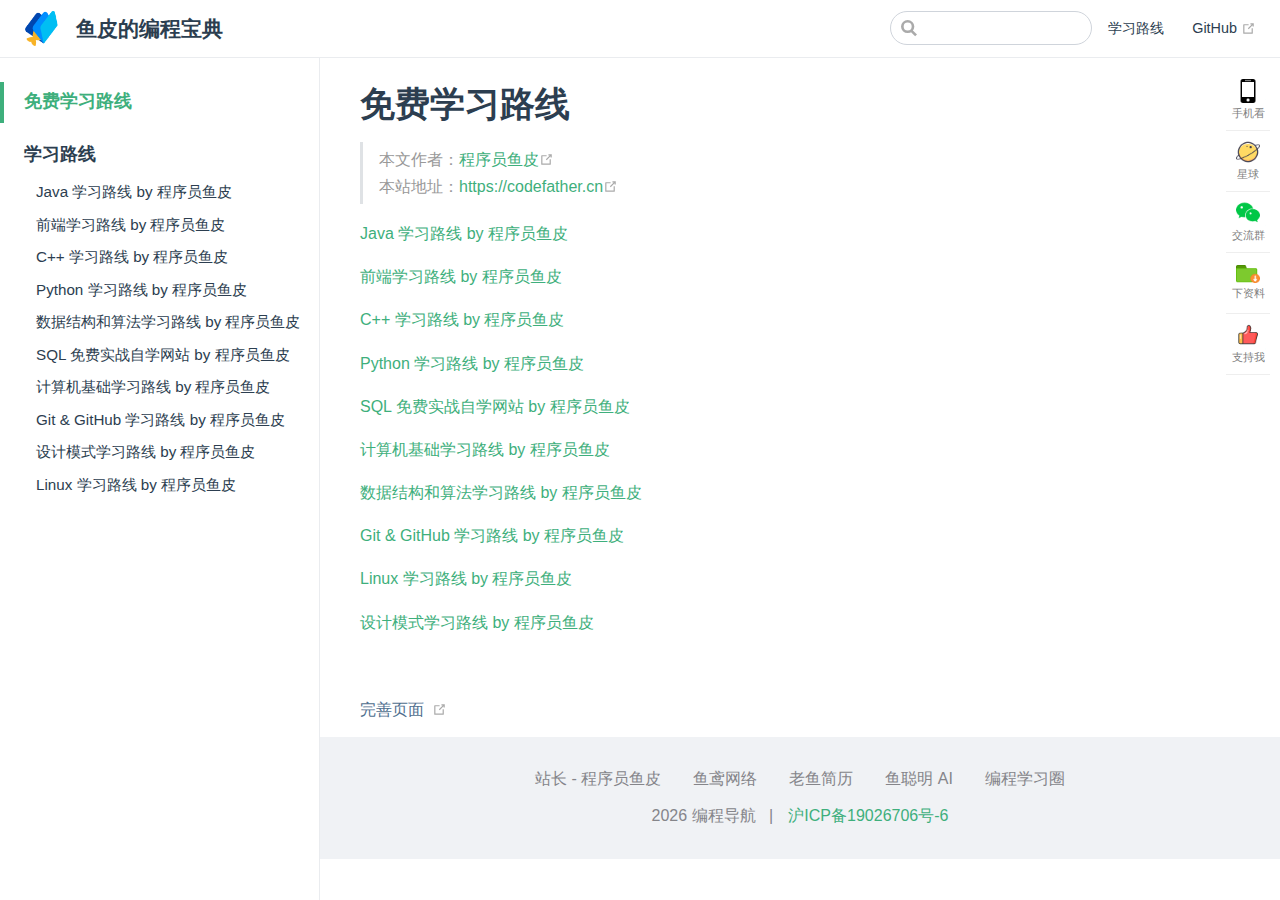
<file: 学习路线/index.html>
<!DOCTYPE html>
<html lang="en-US">
  <head>
    <meta charset="utf-8">
    <meta name="viewport" content="width=device-width,initial-scale=1">
    <title>免费学习路线 | 鱼皮的编程宝典</title>
    <meta name="generator" content="VuePress 1.9.10">
    <link rel="icon" href="/favicon.ico">
    <script>
        var _hmt = _hmt || [];
        (function() {
          var hm = document.createElement("script");
          hm.src = "https://hm.baidu.com/hm.js?2675818a983a3131404cee835018f016";
          var s = document.getElementsByTagName("script")[0]; 
          s.parentNode.insertBefore(hm, s);
        })();
      </script>
    <meta name="description" content="贴心的编程学习路线，全面的编程知识百科">
    <meta property="og:site_name" content="鱼皮的编程宝典">
    <meta property="og:title" content="免费学习路线">
    <meta property="og:type" content="article">
    <meta property="og:url" content="https://codefather.cn/%E5%AD%A6%E4%B9%A0%E8%B7%AF%E7%BA%BF/">
    <meta name="twitter:title" content="免费学习路线">
    <meta name="twitter:url" content="https://codefather.cn/%E5%AD%A6%E4%B9%A0%E8%B7%AF%E7%BA%BF/">
    <meta name="twitter:card" content="summary_large_image">
    <meta name="twitter:label1" content="Written by">
    <meta name="twitter:label2" content="Filed under">
    <meta name="twitter:data2" content="程序员, 编程, 计算机">
    <meta property="article:tag" content="程序员">
    <meta name="keywords" content="程序员鱼皮, 编程学习路线, 编程知识百科, Java, 编程导航, 前端, 开发, 编程分享, 项目, IT, 求职, 面经">
    
    <link rel="preload" href="/assets/css/0.styles.40c15e22.css" as="style"><link rel="preload" href="/assets/js/app.01cf620d.js" as="script"><link rel="preload" href="/assets/js/2.6131818a.js" as="script"><link rel="preload" href="/assets/js/34.1a23426d.js" as="script"><link rel="prefetch" href="/assets/js/1.772e8449.js"><link rel="prefetch" href="/assets/js/10.40b6837e.js"><link rel="prefetch" href="/assets/js/11.78a8555f.js"><link rel="prefetch" href="/assets/js/12.a6f096db.js"><link rel="prefetch" href="/assets/js/13.8352f638.js"><link rel="prefetch" href="/assets/js/14.c7dc96c5.js"><link rel="prefetch" href="/assets/js/15.970a8ca5.js"><link rel="prefetch" href="/assets/js/16.ac3baac4.js"><link rel="prefetch" href="/assets/js/17.c186ca40.js"><link rel="prefetch" href="/assets/js/18.d0f0bd51.js"><link rel="prefetch" href="/assets/js/19.5740e4d6.js"><link rel="prefetch" href="/assets/js/20.8885a4fa.js"><link rel="prefetch" href="/assets/js/21.2a33c70e.js"><link rel="prefetch" href="/assets/js/22.3e8347a6.js"><link rel="prefetch" href="/assets/js/23.ceb5a5ff.js"><link rel="prefetch" href="/assets/js/24.ae67f00c.js"><link rel="prefetch" href="/assets/js/25.15e1f641.js"><link rel="prefetch" href="/assets/js/26.35b2bbdc.js"><link rel="prefetch" href="/assets/js/27.7796cb80.js"><link rel="prefetch" href="/assets/js/28.60303052.js"><link rel="prefetch" href="/assets/js/29.c95ef1d0.js"><link rel="prefetch" href="/assets/js/3.4dc033c7.js"><link rel="prefetch" href="/assets/js/30.bca11d63.js"><link rel="prefetch" href="/assets/js/31.99acb4d2.js"><link rel="prefetch" href="/assets/js/32.eb185151.js"><link rel="prefetch" href="/assets/js/33.7e587d45.js"><link rel="prefetch" href="/assets/js/35.9eb4bc3a.js"><link rel="prefetch" href="/assets/js/36.c97a9852.js"><link rel="prefetch" href="/assets/js/37.b727a9c1.js"><link rel="prefetch" href="/assets/js/38.4c3137dd.js"><link rel="prefetch" href="/assets/js/39.bc0a4f40.js"><link rel="prefetch" href="/assets/js/4.2f502b73.js"><link rel="prefetch" href="/assets/js/5.7b1f056c.js"><link rel="prefetch" href="/assets/js/6.056886f1.js"><link rel="prefetch" href="/assets/js/7.a96cecf9.js"><link rel="prefetch" href="/assets/js/vendors~docsearch.9f962556.js">
    <link rel="stylesheet" href="/assets/css/0.styles.40c15e22.css">
  </head>
  <body>
    <div id="app" data-server-rendered="true"><div class="theme-container"><header class="navbar"><div class="sidebar-button"><svg xmlns="http://www.w3.org/2000/svg" aria-hidden="true" role="img" viewBox="0 0 448 512" class="icon"><path fill="currentColor" d="M436 124H12c-6.627 0-12-5.373-12-12V80c0-6.627 5.373-12 12-12h424c6.627 0 12 5.373 12 12v32c0 6.627-5.373 12-12 12zm0 160H12c-6.627 0-12-5.373-12-12v-32c0-6.627 5.373-12 12-12h424c6.627 0 12 5.373 12 12v32c0 6.627-5.373 12-12 12zm0 160H12c-6.627 0-12-5.373-12-12v-32c0-6.627 5.373-12 12-12h424c6.627 0 12 5.373 12 12v32c0 6.627-5.373 12-12 12z"></path></svg></div> <a href="/" class="home-link router-link-active"><img src="/logo.png" alt="鱼皮的编程宝典" class="logo"> <span class="site-name can-hide">鱼皮的编程宝典</span></a> <div class="links"><div class="search-box"><input aria-label="Search" autocomplete="off" spellcheck="false" value=""> <!----></div> <nav class="nav-links can-hide"><div class="nav-item"><a href="/学习路线/" class="nav-link">
  学习路线
</a></div> <a href="https://github.com/liyupi/codefather" target="_blank" rel="noopener noreferrer" class="repo-link">
    GitHub
    <span><svg xmlns="http://www.w3.org/2000/svg" aria-hidden="true" focusable="false" x="0px" y="0px" viewBox="0 0 100 100" width="15" height="15" class="icon outbound"><path fill="currentColor" d="M18.8,85.1h56l0,0c2.2,0,4-1.8,4-4v-32h-8v28h-48v-48h28v-8h-32l0,0c-2.2,0-4,1.8-4,4v56C14.8,83.3,16.6,85.1,18.8,85.1z"></path> <polygon fill="currentColor" points="45.7,48.7 51.3,54.3 77.2,28.5 77.2,37.2 85.2,37.2 85.2,14.9 62.8,14.9 62.8,22.9 71.5,22.9"></polygon></svg> <span class="sr-only">(opens new window)</span></span></a></nav></div></header> <div class="sidebar-mask"></div> <aside class="sidebar"><nav class="nav-links"><div class="nav-item"><a href="/学习路线/" class="nav-link">
  学习路线
</a></div> <a href="https://github.com/liyupi/codefather" target="_blank" rel="noopener noreferrer" class="repo-link">
    GitHub
    <span><svg xmlns="http://www.w3.org/2000/svg" aria-hidden="true" focusable="false" x="0px" y="0px" viewBox="0 0 100 100" width="15" height="15" class="icon outbound"><path fill="currentColor" d="M18.8,85.1h56l0,0c2.2,0,4-1.8,4-4v-32h-8v28h-48v-48h28v-8h-32l0,0c-2.2,0-4,1.8-4,4v56C14.8,83.3,16.6,85.1,18.8,85.1z"></path> <polygon fill="currentColor" points="45.7,48.7 51.3,54.3 77.2,28.5 77.2,37.2 85.2,37.2 85.2,14.9 62.8,14.9 62.8,22.9 71.5,22.9"></polygon></svg> <span class="sr-only">(opens new window)</span></span></a></nav>  <ul class="sidebar-links"><li><a href="/%E5%AD%A6%E4%B9%A0%E8%B7%AF%E7%BA%BF/" aria-current="page" class="active sidebar-link">免费学习路线</a></li><li><section class="sidebar-group depth-0"><p class="sidebar-heading"><span>学习路线</span> <!----></p> <ul class="sidebar-links sidebar-group-items"><li><a href="/java%E5%AD%A6%E4%B9%A0%E8%B7%AF%E7%BA%BF-by-%E7%A8%8B%E5%BA%8F%E5%91%98%E9%B1%BC%E7%9A%AE/" class="sidebar-link">Java 学习路线 by 程序员鱼皮</a></li><li><a href="/%E5%89%8D%E7%AB%AF%E5%AD%A6%E4%B9%A0%E8%B7%AF%E7%BA%BF-by-%E7%A8%8B%E5%BA%8F%E5%91%98%E9%B1%BC%E7%9A%AE/" class="sidebar-link">前端学习路线 by 程序员鱼皮</a></li><li><a href="/c-%E5%AD%A6%E4%B9%A0%E8%B7%AF%E7%BA%BF-by-%E7%A8%8B%E5%BA%8F%E5%91%98%E9%B1%BC%E7%9A%AE/" class="sidebar-link">C++ 学习路线 by 程序员鱼皮</a></li><li><a href="/python%E5%AD%A6%E4%B9%A0%E8%B7%AF%E7%BA%BF-by-%E7%A8%8B%E5%BA%8F%E5%91%98%E9%B1%BC%E7%9A%AE/" class="sidebar-link">Python 学习路线 by 程序员鱼皮</a></li><li><a href="/%E6%95%B0%E6%8D%AE%E7%BB%93%E6%9E%84%E5%92%8C%E7%AE%97%E6%B3%95%E5%AD%A6%E4%B9%A0%E8%B7%AF%E7%BA%BF-by-%E7%A8%8B%E5%BA%8F%E5%91%98%E9%B1%BC%E7%9A%AE/" class="sidebar-link">数据结构和算法学习路线 by 程序员鱼皮</a></li><li><a href="/sql%E5%85%8D%E8%B4%B9%E5%AE%9E%E6%88%98%E8%87%AA%E5%AD%A6%E7%BD%91%E7%AB%99-by-%E7%A8%8B%E5%BA%8F%E5%91%98%E9%B1%BC%E7%9A%AE/" class="sidebar-link">SQL 免费实战自学网站 by 程序员鱼皮</a></li><li><a href="/%E8%AE%A1%E7%AE%97%E6%9C%BA%E5%9F%BA%E7%A1%80%E5%AD%A6%E4%B9%A0%E8%B7%AF%E7%BA%BF-by-%E7%A8%8B%E5%BA%8F%E5%91%98%E9%B1%BC%E7%9A%AE/" class="sidebar-link">计算机基础学习路线 by 程序员鱼皮</a></li><li><a href="/git-github%E5%AD%A6%E4%B9%A0%E8%B7%AF%E7%BA%BF-by-%E7%A8%8B%E5%BA%8F%E5%91%98%E9%B1%BC%E7%9A%AE/" class="sidebar-link">Git &amp; GitHub 学习路线 by 程序员鱼皮</a></li><li><a href="/%E8%AE%BE%E8%AE%A1%E6%A8%A1%E5%BC%8F%E5%AD%A6%E4%B9%A0%E8%B7%AF%E7%BA%BF-by-%E7%A8%8B%E5%BA%8F%E5%91%98%E9%B1%BC%E7%9A%AE/" class="sidebar-link">设计模式学习路线 by 程序员鱼皮</a></li><li><a href="/linux%E5%AD%A6%E4%B9%A0%E8%B7%AF%E7%BA%BF-by-%E7%A8%8B%E5%BA%8F%E5%91%98%E9%B1%BC%E7%9A%AE/" class="sidebar-link">Linux 学习路线 by 程序员鱼皮</a></li></ul></section></li></ul> </aside> <main class="page"> <div class="content"><div style="width:100%"><div class="theme-default-content custom-content content__default"><h1 id="免费学习路线"><a href="#免费学习路线" class="header-anchor">#</a> 免费学习路线</h1> <blockquote><p>本文作者：<a href="https://yuyuanweb.feishu.cn/wiki/Abldw5WkjidySxkKxU2cQdAtnah" target="_blank" rel="noopener noreferrer">程序员鱼皮<span><svg xmlns="http://www.w3.org/2000/svg" aria-hidden="true" focusable="false" x="0px" y="0px" viewBox="0 0 100 100" width="15" height="15" class="icon outbound"><path fill="currentColor" d="M18.8,85.1h56l0,0c2.2,0,4-1.8,4-4v-32h-8v28h-48v-48h28v-8h-32l0,0c-2.2,0-4,1.8-4,4v56C14.8,83.3,16.6,85.1,18.8,85.1z"></path> <polygon fill="currentColor" points="45.7,48.7 51.3,54.3 77.2,28.5 77.2,37.2 85.2,37.2 85.2,14.9 62.8,14.9 62.8,22.9 71.5,22.9"></polygon></svg> <span class="sr-only">(opens new window)</span></span></a></p> <p>本站地址：<a href="https://codefather.cn" target="_blank" rel="noopener noreferrer">https://codefather.cn<span><svg xmlns="http://www.w3.org/2000/svg" aria-hidden="true" focusable="false" x="0px" y="0px" viewBox="0 0 100 100" width="15" height="15" class="icon outbound"><path fill="currentColor" d="M18.8,85.1h56l0,0c2.2,0,4-1.8,4-4v-32h-8v28h-48v-48h28v-8h-32l0,0c-2.2,0-4,1.8-4,4v56C14.8,83.3,16.6,85.1,18.8,85.1z"></path> <polygon fill="currentColor" points="45.7,48.7 51.3,54.3 77.2,28.5 77.2,37.2 85.2,37.2 85.2,14.9 62.8,14.9 62.8,22.9 71.5,22.9"></polygon></svg> <span class="sr-only">(opens new window)</span></span></a></p></blockquote> <p><a href="/学习路线/Java学习路线 by 程序员鱼皮.html">Java 学习路线 by 程序员鱼皮</a></p> <p><a href="/学习路线/前端学习路线 by 程序员鱼皮.html">前端学习路线 by 程序员鱼皮</a></p> <p><a href="/学习路线/C++学习路线 by 程序员鱼皮.html">C++ 学习路线 by 程序员鱼皮</a></p> <p><a href="/学习路线/Python学习路线 by 程序员鱼皮.html">Python 学习路线 by 程序员鱼皮</a></p> <p><a href="/学习路线/SQL免费实战自学网站 by 程序员鱼皮.html">SQL 免费实战自学网站 by 程序员鱼皮</a></p> <p><a href="/学习路线/计算机基础学习路线 by 程序员鱼皮.html">计算机基础学习路线 by 程序员鱼皮</a></p> <p><a href="/学习路线/数据结构和算法学习路线 by 程序员鱼皮.html">数据结构和算法学习路线 by 程序员鱼皮</a></p> <p><a href="/学习路线/Git&amp;GitHub学习路线 by 程序员鱼皮.html">Git &amp; GitHub 学习路线 by 程序员鱼皮</a></p> <p><a href="/学习路线/Linux学习路线 by 程序员鱼皮.html">Linux 学习路线 by 程序员鱼皮</a></p> <p><a href="/学习路线/设计模式学习路线 by 程序员鱼皮.html">设计模式学习路线 by 程序员鱼皮</a></p></div> <footer class="page-edit" style="margin:0;"><div class="edit-link"><a href="https://github.com/liyupi/codefather/edit/master/学习路线/README.md" target="_blank" rel="noopener noreferrer">完善页面</a> <span><svg xmlns="http://www.w3.org/2000/svg" aria-hidden="true" focusable="false" x="0px" y="0px" viewBox="0 0 100 100" width="15" height="15" class="icon outbound"><path fill="currentColor" d="M18.8,85.1h56l0,0c2.2,0,4-1.8,4-4v-32h-8v28h-48v-48h28v-8h-32l0,0c-2.2,0-4,1.8-4,4v56C14.8,83.3,16.6,85.1,18.8,85.1z"></path> <polygon fill="currentColor" points="45.7,48.7 51.3,54.3 77.2,28.5 77.2,37.2 85.2,37.2 85.2,14.9 62.8,14.9 62.8,22.9 71.5,22.9"></polygon></svg> <span class="sr-only">(opens new window)</span></span></div> <!----></footer> <!----></div> <div class="toc-container-sidebar"><div class="pos-box"><div class="icon-arrow"></div> <div class="scroll-box" style="max-height:86vh"><div style="font-weight:bold;">免费学习路线</div> <hr> <div class="toc-box"><!----></div></div></div></div></div>  <main class="footer"> <div class="copy-right"><span class="name"> 编程导航   |     </span> <a target="_blank" rel="noreferrer">
          
        </a></div></main></main> <aside class="page-sidebar"> <div class="page-side-toolbar"></div>  </aside></div><div class="global-ui"><!----></div></div>
    <script src="/assets/js/app.01cf620d.js" defer></script><script src="/assets/js/2.6131818a.js" defer></script><script src="/assets/js/34.1a23426d.js" defer></script>
  </body>
</html>
</file>
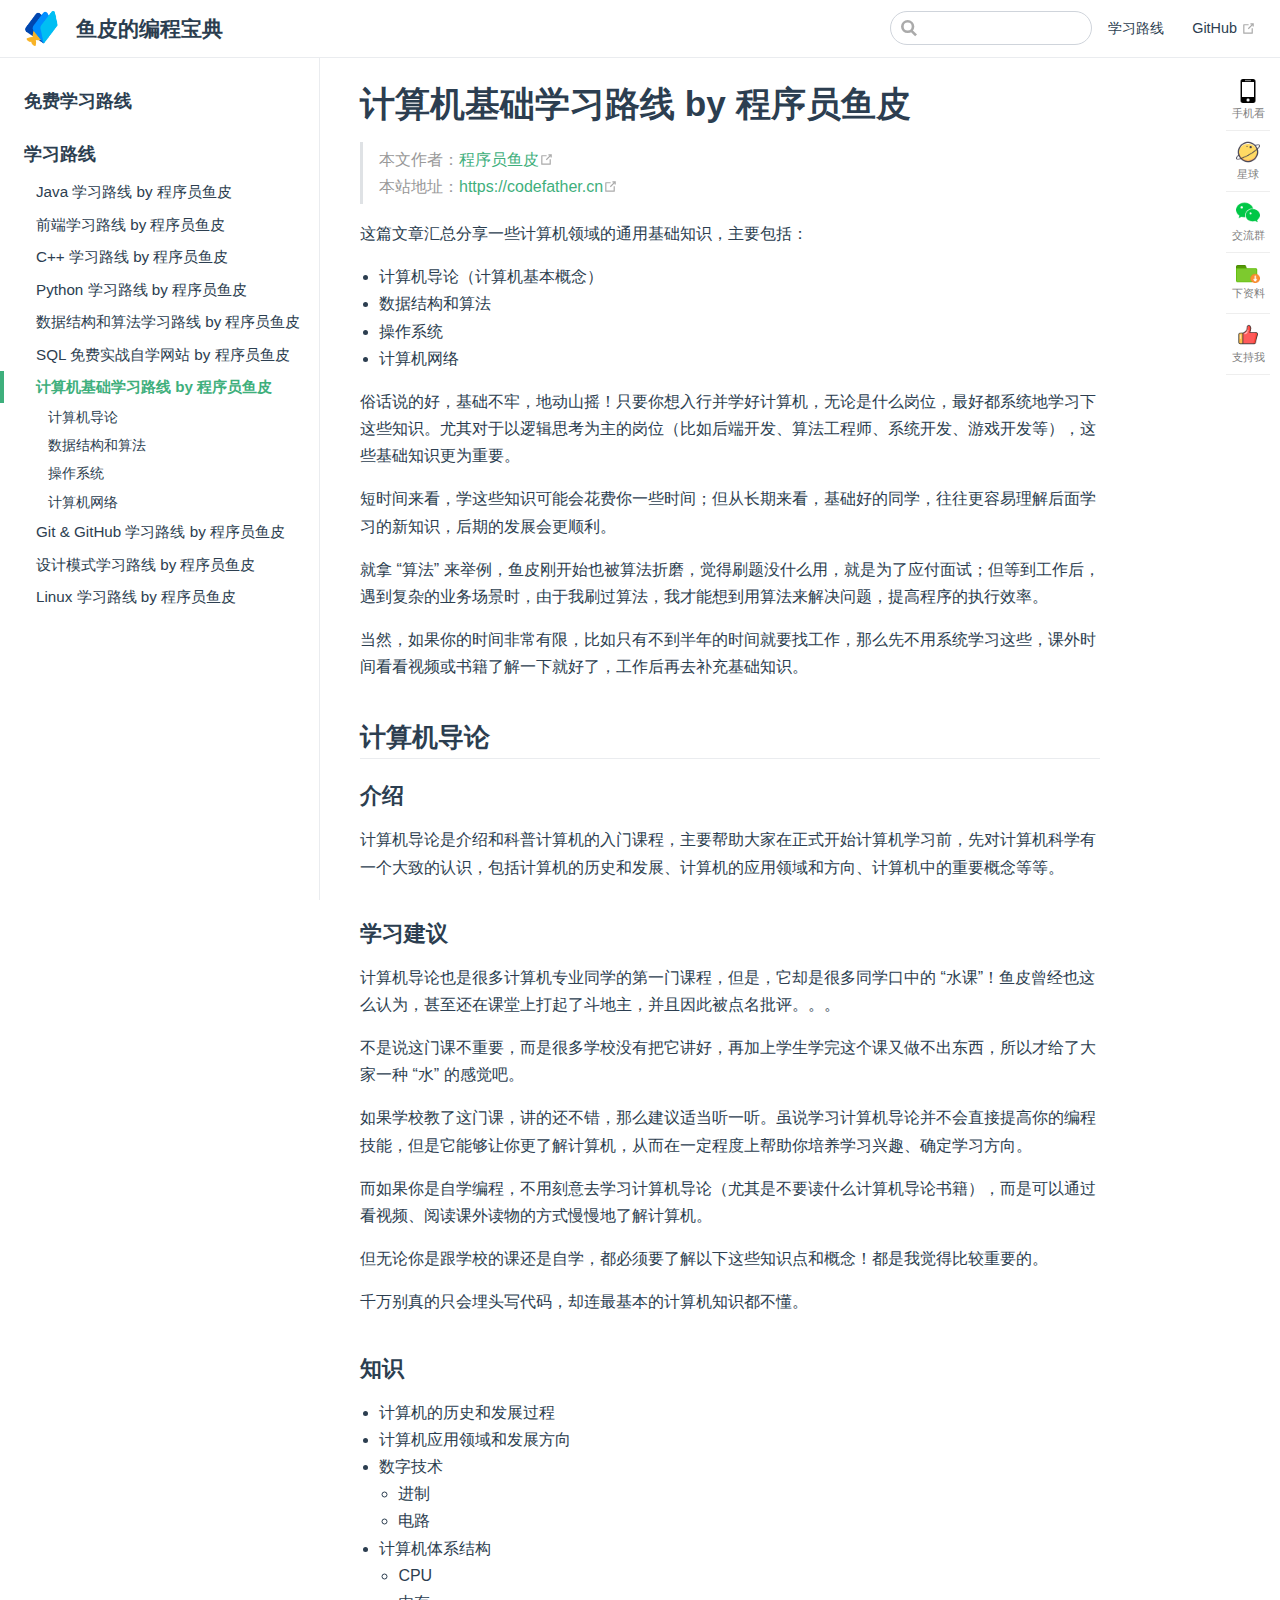
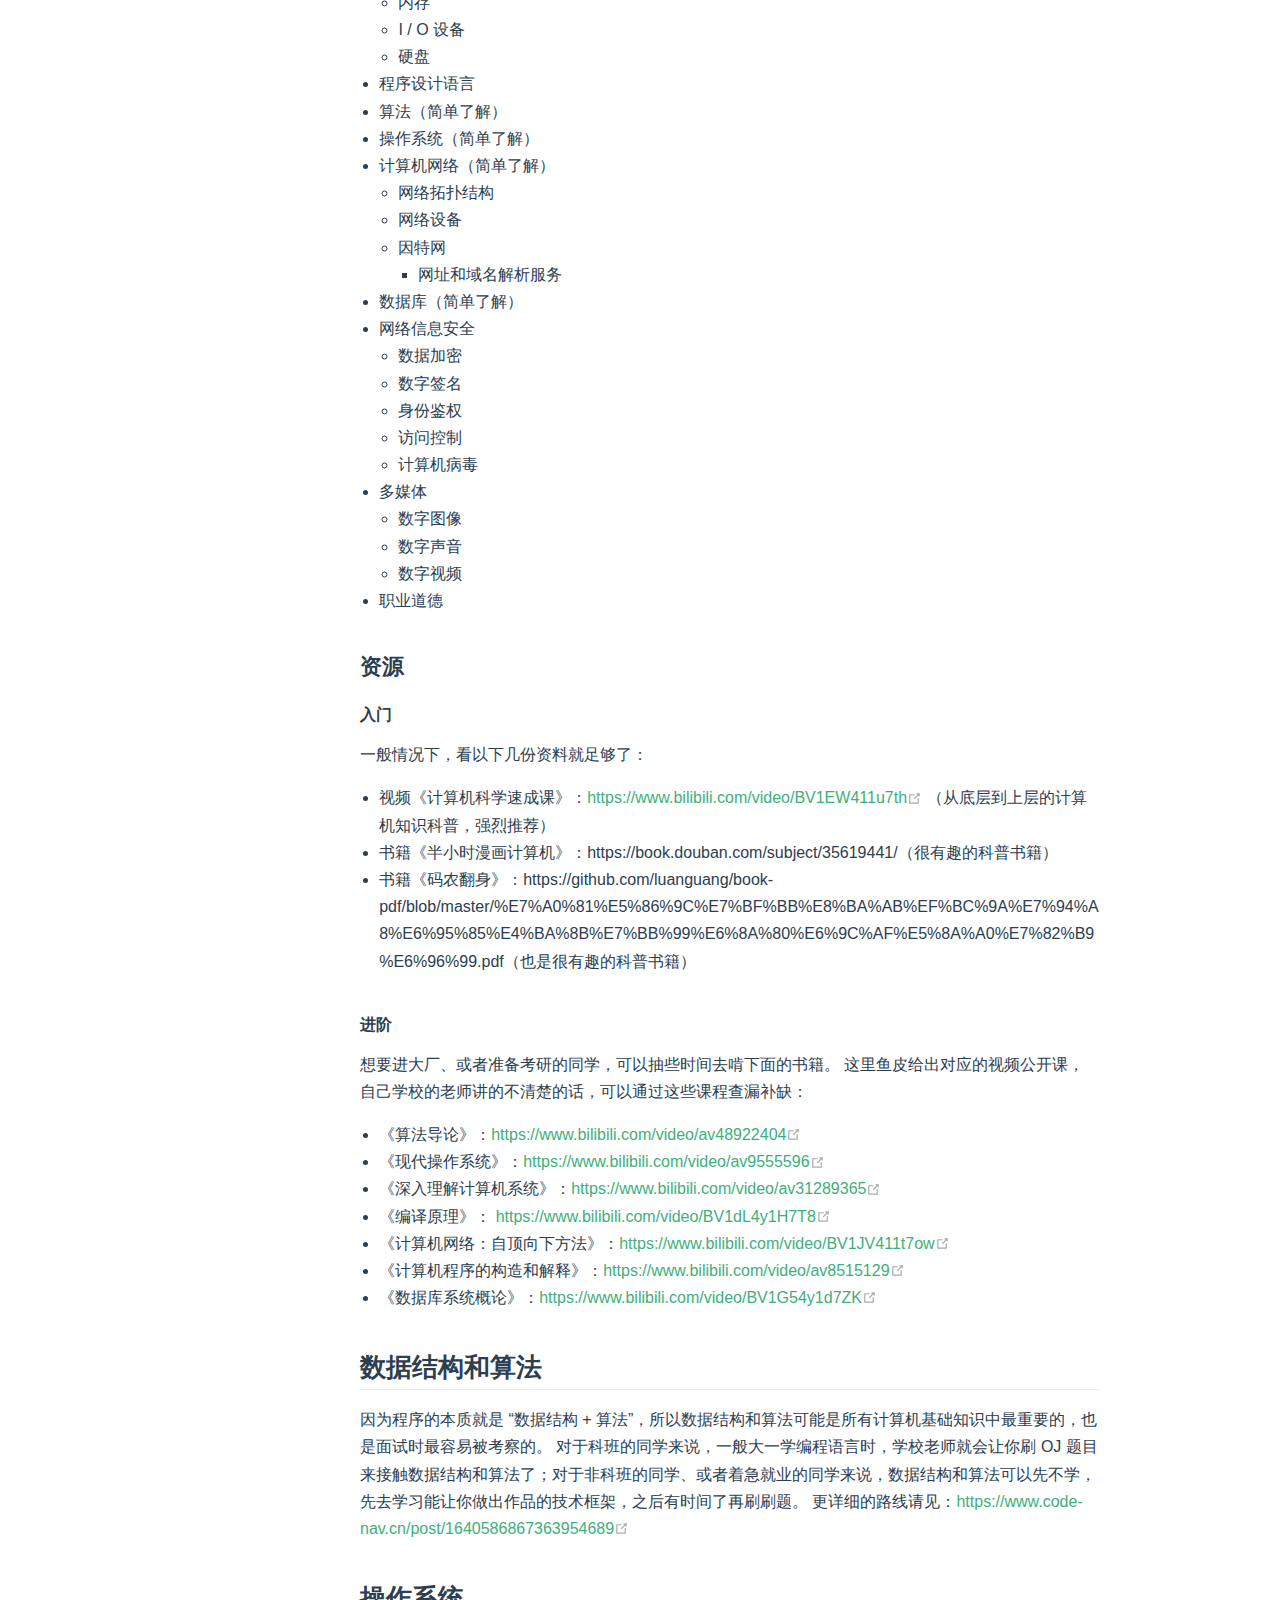
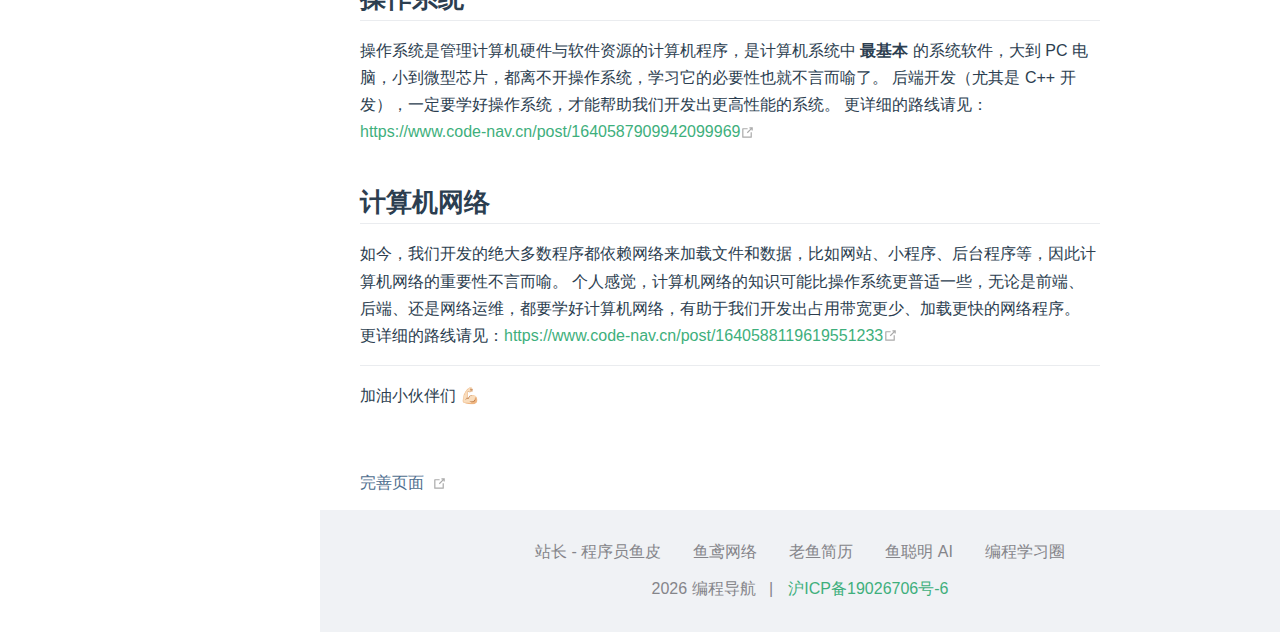
<file: 计算机基础学习路线-by-程序员鱼皮/index.html>
<!DOCTYPE html>
<html lang="en-US">
  <head>
    <meta charset="utf-8">
    <meta name="viewport" content="width=device-width,initial-scale=1">
    <title>计算机基础学习路线 by 程序员鱼皮 | 鱼皮的编程宝典</title>
    <meta name="generator" content="VuePress 1.9.10">
    <link rel="icon" href="/favicon.ico">
    <script>
        var _hmt = _hmt || [];
        (function() {
          var hm = document.createElement("script");
          hm.src = "https://hm.baidu.com/hm.js?2675818a983a3131404cee835018f016";
          var s = document.getElementsByTagName("script")[0]; 
          s.parentNode.insertBefore(hm, s);
        })();
      </script>
    <meta name="description" content="贴心的编程学习路线，全面的编程知识百科">
    <meta property="og:site_name" content="鱼皮的编程宝典">
    <meta property="og:title" content="计算机基础学习路线 by 程序员鱼皮">
    <meta property="og:type" content="article">
    <meta property="og:url" content="https://codefather.cn/%E8%AE%A1%E7%AE%97%E6%9C%BA%E5%9F%BA%E7%A1%80%E5%AD%A6%E4%B9%A0%E8%B7%AF%E7%BA%BF-by-%E7%A8%8B%E5%BA%8F%E5%91%98%E9%B1%BC%E7%9A%AE/">
    <meta name="twitter:title" content="计算机基础学习路线 by 程序员鱼皮">
    <meta name="twitter:url" content="https://codefather.cn/%E8%AE%A1%E7%AE%97%E6%9C%BA%E5%9F%BA%E7%A1%80%E5%AD%A6%E4%B9%A0%E8%B7%AF%E7%BA%BF-by-%E7%A8%8B%E5%BA%8F%E5%91%98%E9%B1%BC%E7%9A%AE/">
    <meta name="twitter:card" content="summary_large_image">
    <meta name="twitter:label1" content="Written by">
    <meta name="twitter:label2" content="Filed under">
    <meta name="twitter:data2" content="程序员, 编程, 计算机">
    <meta property="article:tag" content="程序员">
    <meta name="keywords" content="程序员鱼皮, 编程学习路线, 编程知识百科, Java, 编程导航, 前端, 开发, 编程分享, 项目, IT, 求职, 面经">
    
    <link rel="preload" href="/assets/css/0.styles.40c15e22.css" as="style"><link rel="preload" href="/assets/js/app.01cf620d.js" as="script"><link rel="preload" href="/assets/js/2.6131818a.js" as="script"><link rel="preload" href="/assets/js/38.4c3137dd.js" as="script"><link rel="prefetch" href="/assets/js/1.772e8449.js"><link rel="prefetch" href="/assets/js/10.40b6837e.js"><link rel="prefetch" href="/assets/js/11.78a8555f.js"><link rel="prefetch" href="/assets/js/12.a6f096db.js"><link rel="prefetch" href="/assets/js/13.8352f638.js"><link rel="prefetch" href="/assets/js/14.c7dc96c5.js"><link rel="prefetch" href="/assets/js/15.970a8ca5.js"><link rel="prefetch" href="/assets/js/16.ac3baac4.js"><link rel="prefetch" href="/assets/js/17.c186ca40.js"><link rel="prefetch" href="/assets/js/18.d0f0bd51.js"><link rel="prefetch" href="/assets/js/19.5740e4d6.js"><link rel="prefetch" href="/assets/js/20.8885a4fa.js"><link rel="prefetch" href="/assets/js/21.2a33c70e.js"><link rel="prefetch" href="/assets/js/22.3e8347a6.js"><link rel="prefetch" href="/assets/js/23.ceb5a5ff.js"><link rel="prefetch" href="/assets/js/24.ae67f00c.js"><link rel="prefetch" href="/assets/js/25.15e1f641.js"><link rel="prefetch" href="/assets/js/26.35b2bbdc.js"><link rel="prefetch" href="/assets/js/27.7796cb80.js"><link rel="prefetch" href="/assets/js/28.60303052.js"><link rel="prefetch" href="/assets/js/29.c95ef1d0.js"><link rel="prefetch" href="/assets/js/3.4dc033c7.js"><link rel="prefetch" href="/assets/js/30.bca11d63.js"><link rel="prefetch" href="/assets/js/31.99acb4d2.js"><link rel="prefetch" href="/assets/js/32.eb185151.js"><link rel="prefetch" href="/assets/js/33.7e587d45.js"><link rel="prefetch" href="/assets/js/34.1a23426d.js"><link rel="prefetch" href="/assets/js/35.9eb4bc3a.js"><link rel="prefetch" href="/assets/js/36.c97a9852.js"><link rel="prefetch" href="/assets/js/37.b727a9c1.js"><link rel="prefetch" href="/assets/js/39.bc0a4f40.js"><link rel="prefetch" href="/assets/js/4.2f502b73.js"><link rel="prefetch" href="/assets/js/5.7b1f056c.js"><link rel="prefetch" href="/assets/js/6.056886f1.js"><link rel="prefetch" href="/assets/js/7.a96cecf9.js"><link rel="prefetch" href="/assets/js/vendors~docsearch.9f962556.js">
    <link rel="stylesheet" href="/assets/css/0.styles.40c15e22.css">
  </head>
  <body>
    <div id="app" data-server-rendered="true"><div class="theme-container"><header class="navbar"><div class="sidebar-button"><svg xmlns="http://www.w3.org/2000/svg" aria-hidden="true" role="img" viewBox="0 0 448 512" class="icon"><path fill="currentColor" d="M436 124H12c-6.627 0-12-5.373-12-12V80c0-6.627 5.373-12 12-12h424c6.627 0 12 5.373 12 12v32c0 6.627-5.373 12-12 12zm0 160H12c-6.627 0-12-5.373-12-12v-32c0-6.627 5.373-12 12-12h424c6.627 0 12 5.373 12 12v32c0 6.627-5.373 12-12 12zm0 160H12c-6.627 0-12-5.373-12-12v-32c0-6.627 5.373-12 12-12h424c6.627 0 12 5.373 12 12v32c0 6.627-5.373 12-12 12z"></path></svg></div> <a href="/" class="home-link router-link-active"><img src="/logo.png" alt="鱼皮的编程宝典" class="logo"> <span class="site-name can-hide">鱼皮的编程宝典</span></a> <div class="links"><div class="search-box"><input aria-label="Search" autocomplete="off" spellcheck="false" value=""> <!----></div> <nav class="nav-links can-hide"><div class="nav-item"><a href="/学习路线/" class="nav-link">
  学习路线
</a></div> <a href="https://github.com/liyupi/codefather" target="_blank" rel="noopener noreferrer" class="repo-link">
    GitHub
    <span><svg xmlns="http://www.w3.org/2000/svg" aria-hidden="true" focusable="false" x="0px" y="0px" viewBox="0 0 100 100" width="15" height="15" class="icon outbound"><path fill="currentColor" d="M18.8,85.1h56l0,0c2.2,0,4-1.8,4-4v-32h-8v28h-48v-48h28v-8h-32l0,0c-2.2,0-4,1.8-4,4v56C14.8,83.3,16.6,85.1,18.8,85.1z"></path> <polygon fill="currentColor" points="45.7,48.7 51.3,54.3 77.2,28.5 77.2,37.2 85.2,37.2 85.2,14.9 62.8,14.9 62.8,22.9 71.5,22.9"></polygon></svg> <span class="sr-only">(opens new window)</span></span></a></nav></div></header> <div class="sidebar-mask"></div> <aside class="sidebar"><nav class="nav-links"><div class="nav-item"><a href="/学习路线/" class="nav-link">
  学习路线
</a></div> <a href="https://github.com/liyupi/codefather" target="_blank" rel="noopener noreferrer" class="repo-link">
    GitHub
    <span><svg xmlns="http://www.w3.org/2000/svg" aria-hidden="true" focusable="false" x="0px" y="0px" viewBox="0 0 100 100" width="15" height="15" class="icon outbound"><path fill="currentColor" d="M18.8,85.1h56l0,0c2.2,0,4-1.8,4-4v-32h-8v28h-48v-48h28v-8h-32l0,0c-2.2,0-4,1.8-4,4v56C14.8,83.3,16.6,85.1,18.8,85.1z"></path> <polygon fill="currentColor" points="45.7,48.7 51.3,54.3 77.2,28.5 77.2,37.2 85.2,37.2 85.2,14.9 62.8,14.9 62.8,22.9 71.5,22.9"></polygon></svg> <span class="sr-only">(opens new window)</span></span></a></nav>  <ul class="sidebar-links"><li><a href="/%E5%AD%A6%E4%B9%A0%E8%B7%AF%E7%BA%BF/" class="sidebar-link">免费学习路线</a></li><li><section class="sidebar-group depth-0"><p class="sidebar-heading open"><span>学习路线</span> <!----></p> <ul class="sidebar-links sidebar-group-items"><li><a href="/java%E5%AD%A6%E4%B9%A0%E8%B7%AF%E7%BA%BF-by-%E7%A8%8B%E5%BA%8F%E5%91%98%E9%B1%BC%E7%9A%AE/" class="sidebar-link">Java 学习路线 by 程序员鱼皮</a></li><li><a href="/%E5%89%8D%E7%AB%AF%E5%AD%A6%E4%B9%A0%E8%B7%AF%E7%BA%BF-by-%E7%A8%8B%E5%BA%8F%E5%91%98%E9%B1%BC%E7%9A%AE/" class="sidebar-link">前端学习路线 by 程序员鱼皮</a></li><li><a href="/c-%E5%AD%A6%E4%B9%A0%E8%B7%AF%E7%BA%BF-by-%E7%A8%8B%E5%BA%8F%E5%91%98%E9%B1%BC%E7%9A%AE/" class="sidebar-link">C++ 学习路线 by 程序员鱼皮</a></li><li><a href="/python%E5%AD%A6%E4%B9%A0%E8%B7%AF%E7%BA%BF-by-%E7%A8%8B%E5%BA%8F%E5%91%98%E9%B1%BC%E7%9A%AE/" class="sidebar-link">Python 学习路线 by 程序员鱼皮</a></li><li><a href="/%E6%95%B0%E6%8D%AE%E7%BB%93%E6%9E%84%E5%92%8C%E7%AE%97%E6%B3%95%E5%AD%A6%E4%B9%A0%E8%B7%AF%E7%BA%BF-by-%E7%A8%8B%E5%BA%8F%E5%91%98%E9%B1%BC%E7%9A%AE/" class="sidebar-link">数据结构和算法学习路线 by 程序员鱼皮</a></li><li><a href="/sql%E5%85%8D%E8%B4%B9%E5%AE%9E%E6%88%98%E8%87%AA%E5%AD%A6%E7%BD%91%E7%AB%99-by-%E7%A8%8B%E5%BA%8F%E5%91%98%E9%B1%BC%E7%9A%AE/" class="sidebar-link">SQL 免费实战自学网站 by 程序员鱼皮</a></li><li><a href="/%E8%AE%A1%E7%AE%97%E6%9C%BA%E5%9F%BA%E7%A1%80%E5%AD%A6%E4%B9%A0%E8%B7%AF%E7%BA%BF-by-%E7%A8%8B%E5%BA%8F%E5%91%98%E9%B1%BC%E7%9A%AE/" aria-current="page" class="active sidebar-link">计算机基础学习路线 by 程序员鱼皮</a><ul class="sidebar-sub-headers"><li class="sidebar-sub-header"><a href="/%E8%AE%A1%E7%AE%97%E6%9C%BA%E5%9F%BA%E7%A1%80%E5%AD%A6%E4%B9%A0%E8%B7%AF%E7%BA%BF-by-%E7%A8%8B%E5%BA%8F%E5%91%98%E9%B1%BC%E7%9A%AE/#计算机导论" class="sidebar-link">计算机导论</a></li><li class="sidebar-sub-header"><a href="/%E8%AE%A1%E7%AE%97%E6%9C%BA%E5%9F%BA%E7%A1%80%E5%AD%A6%E4%B9%A0%E8%B7%AF%E7%BA%BF-by-%E7%A8%8B%E5%BA%8F%E5%91%98%E9%B1%BC%E7%9A%AE/#数据结构和算法" class="sidebar-link">数据结构和算法</a></li><li class="sidebar-sub-header"><a href="/%E8%AE%A1%E7%AE%97%E6%9C%BA%E5%9F%BA%E7%A1%80%E5%AD%A6%E4%B9%A0%E8%B7%AF%E7%BA%BF-by-%E7%A8%8B%E5%BA%8F%E5%91%98%E9%B1%BC%E7%9A%AE/#操作系统" class="sidebar-link">操作系统</a></li><li class="sidebar-sub-header"><a href="/%E8%AE%A1%E7%AE%97%E6%9C%BA%E5%9F%BA%E7%A1%80%E5%AD%A6%E4%B9%A0%E8%B7%AF%E7%BA%BF-by-%E7%A8%8B%E5%BA%8F%E5%91%98%E9%B1%BC%E7%9A%AE/#计算机网络" class="sidebar-link">计算机网络</a></li></ul></li><li><a href="/git-github%E5%AD%A6%E4%B9%A0%E8%B7%AF%E7%BA%BF-by-%E7%A8%8B%E5%BA%8F%E5%91%98%E9%B1%BC%E7%9A%AE/" class="sidebar-link">Git &amp; GitHub 学习路线 by 程序员鱼皮</a></li><li><a href="/%E8%AE%BE%E8%AE%A1%E6%A8%A1%E5%BC%8F%E5%AD%A6%E4%B9%A0%E8%B7%AF%E7%BA%BF-by-%E7%A8%8B%E5%BA%8F%E5%91%98%E9%B1%BC%E7%9A%AE/" class="sidebar-link">设计模式学习路线 by 程序员鱼皮</a></li><li><a href="/linux%E5%AD%A6%E4%B9%A0%E8%B7%AF%E7%BA%BF-by-%E7%A8%8B%E5%BA%8F%E5%91%98%E9%B1%BC%E7%9A%AE/" class="sidebar-link">Linux 学习路线 by 程序员鱼皮</a></li></ul></section></li></ul> </aside> <main class="page"> <div class="content"><div style="width:100%"><div class="theme-default-content custom-content content__default"><h1 id="计算机基础学习路线-by-程序员鱼皮"><a href="#计算机基础学习路线-by-程序员鱼皮" class="header-anchor">#</a> 计算机基础学习路线 by 程序员鱼皮</h1> <blockquote><p>本文作者：<a href="https://yuyuanweb.feishu.cn/wiki/Abldw5WkjidySxkKxU2cQdAtnah" target="_blank" rel="noopener noreferrer">程序员鱼皮<span><svg xmlns="http://www.w3.org/2000/svg" aria-hidden="true" focusable="false" x="0px" y="0px" viewBox="0 0 100 100" width="15" height="15" class="icon outbound"><path fill="currentColor" d="M18.8,85.1h56l0,0c2.2,0,4-1.8,4-4v-32h-8v28h-48v-48h28v-8h-32l0,0c-2.2,0-4,1.8-4,4v56C14.8,83.3,16.6,85.1,18.8,85.1z"></path> <polygon fill="currentColor" points="45.7,48.7 51.3,54.3 77.2,28.5 77.2,37.2 85.2,37.2 85.2,14.9 62.8,14.9 62.8,22.9 71.5,22.9"></polygon></svg> <span class="sr-only">(opens new window)</span></span></a></p> <p>本站地址：<a href="https://codefather.cn" target="_blank" rel="noopener noreferrer">https://codefather.cn<span><svg xmlns="http://www.w3.org/2000/svg" aria-hidden="true" focusable="false" x="0px" y="0px" viewBox="0 0 100 100" width="15" height="15" class="icon outbound"><path fill="currentColor" d="M18.8,85.1h56l0,0c2.2,0,4-1.8,4-4v-32h-8v28h-48v-48h28v-8h-32l0,0c-2.2,0-4,1.8-4,4v56C14.8,83.3,16.6,85.1,18.8,85.1z"></path> <polygon fill="currentColor" points="45.7,48.7 51.3,54.3 77.2,28.5 77.2,37.2 85.2,37.2 85.2,14.9 62.8,14.9 62.8,22.9 71.5,22.9"></polygon></svg> <span class="sr-only">(opens new window)</span></span></a></p></blockquote> <p>这篇文章汇总分享一些计算机领域的通用基础知识，主要包括：</p> <ul><li>计算机导论（计算机基本概念）</li> <li>数据结构和算法</li> <li>操作系统</li> <li>计算机网络</li></ul> <p>俗话说的好，基础不牢，地动山摇！只要你想入行并学好计算机，无论是什么岗位，最好都系统地学习下这些知识。尤其对于以逻辑思考为主的岗位（比如后端开发、算法工程师、系统开发、游戏开发等），这些基础知识更为重要。</p> <p>短时间来看，学这些知识可能会花费你一些时间；但从长期来看，基础好的同学，往往更容易理解后面学习的新知识，后期的发展会更顺利。</p> <p>就拿 “算法” 来举例，鱼皮刚开始也被算法折磨，觉得刷题没什么用，就是为了应付面试；但等到工作后，遇到复杂的业务场景时，由于我刷过算法，我才能想到用算法来解决问题，提高程序的执行效率。</p> <p>当然，如果你的时间非常有限，比如只有不到半年的时间就要找工作，那么先不用系统学习这些，课外时间看看视频或书籍了解一下就好了，工作后再去补充基础知识。</p> <h2 id="计算机导论"><a href="#计算机导论" class="header-anchor">#</a> 计算机导论</h2> <h3 id="介绍"><a href="#介绍" class="header-anchor">#</a> 介绍</h3> <p>计算机导论是介绍和科普计算机的入门课程，主要帮助大家在正式开始计算机学习前，先对计算机科学有一个大致的认识，包括计算机的历史和发展、计算机的应用领域和方向、计算机中的重要概念等等。</p> <h3 id="学习建议"><a href="#学习建议" class="header-anchor">#</a> 学习建议</h3> <p>计算机导论也是很多计算机专业同学的第一门课程，但是，它却是很多同学口中的 “水课”！鱼皮曾经也这么认为，甚至还在课堂上打起了斗地主，并且因此被点名批评。。。</p> <p>不是说这门课不重要，而是很多学校没有把它讲好，再加上学生学完这个课又做不出东西，所以才给了大家一种 “水” 的感觉吧。</p> <p>如果学校教了这门课，讲的还不错，那么建议适当听一听。虽说学习计算机导论并不会直接提高你的编程技能，但是它能够让你更了解计算机，从而在一定程度上帮助你培养学习兴趣、确定学习方向。</p> <p>而如果你是自学编程，不用刻意去学习计算机导论（尤其是不要读什么计算机导论书籍），而是可以通过看视频、阅读课外读物的方式慢慢地了解计算机。</p> <p>但无论你是跟学校的课还是自学，都必须要了解以下这些知识点和概念！都是我觉得比较重要的。</p> <p>千万别真的只会埋头写代码，却连最基本的计算机知识都不懂。</p> <h3 id="知识"><a href="#知识" class="header-anchor">#</a> 知识</h3> <ul><li>计算机的历史和发展过程</li> <li>计算机应用领域和发展方向</li> <li>数字技术
<ul><li>进制</li> <li>电路</li></ul></li> <li>计算机体系结构
<ul><li>CPU</li> <li>内存</li> <li>I / O 设备</li> <li>硬盘</li></ul></li> <li>程序设计语言</li> <li>算法（简单了解）</li> <li>操作系统（简单了解）</li> <li>计算机网络（简单了解）
<ul><li>网络拓扑结构</li> <li>网络设备</li> <li>因特网
<ul><li>网址和域名解析服务</li></ul></li></ul></li> <li>数据库（简单了解）</li> <li>网络信息安全
<ul><li>数据加密</li> <li>数字签名</li> <li>身份鉴权</li> <li>访问控制</li> <li>计算机病毒</li></ul></li> <li>多媒体
<ul><li>数字图像</li> <li>数字声音</li> <li>数字视频</li></ul></li> <li>职业道德</li></ul> <h3 id="资源"><a href="#资源" class="header-anchor">#</a> 资源</h3> <h4 id="入门"><a href="#入门" class="header-anchor">#</a> 入门</h4> <p>一般情况下，看以下几份资料就足够了：</p> <ul><li>视频《计算机科学速成课》：<a href="https://www.bilibili.com/video/BV1EW411u7th" target="_blank" rel="noopener noreferrer">https://www.bilibili.com/video/BV1EW411u7th<span><svg xmlns="http://www.w3.org/2000/svg" aria-hidden="true" focusable="false" x="0px" y="0px" viewBox="0 0 100 100" width="15" height="15" class="icon outbound"><path fill="currentColor" d="M18.8,85.1h56l0,0c2.2,0,4-1.8,4-4v-32h-8v28h-48v-48h28v-8h-32l0,0c-2.2,0-4,1.8-4,4v56C14.8,83.3,16.6,85.1,18.8,85.1z"></path> <polygon fill="currentColor" points="45.7,48.7 51.3,54.3 77.2,28.5 77.2,37.2 85.2,37.2 85.2,14.9 62.8,14.9 62.8,22.9 71.5,22.9"></polygon></svg> <span class="sr-only">(opens new window)</span></span></a> （从底层到上层的计算机知识科普，强烈推荐）</li> <li>书籍《半小时漫画计算机》：https://book.douban.com/subject/35619441/（很有趣的科普书籍）</li> <li>书籍《码农翻身》：https://github.com/luanguang/book-pdf/blob/master/%E7%A0%81%E5%86%9C%E7%BF%BB%E8%BA%AB%EF%BC%9A%E7%94%A8%E6%95%85%E4%BA%8B%E7%BB%99%E6%8A%80%E6%9C%AF%E5%8A%A0%E7%82%B9%E6%96%99.pdf（也是很有趣的科普书籍）</li></ul> <h4 id="进阶"><a href="#进阶" class="header-anchor">#</a> 进阶</h4> <p>想要进大厂、或者准备考研的同学，可以抽些时间去啃下面的书籍。
这里鱼皮给出对应的视频公开课，自己学校的老师讲的不清楚的话，可以通过这些课程查漏补缺：</p> <ul><li>《算法导论》：<a href="https://www.bilibili.com/video/av48922404" target="_blank" rel="noopener noreferrer">https://www.bilibili.com/video/av48922404<span><svg xmlns="http://www.w3.org/2000/svg" aria-hidden="true" focusable="false" x="0px" y="0px" viewBox="0 0 100 100" width="15" height="15" class="icon outbound"><path fill="currentColor" d="M18.8,85.1h56l0,0c2.2,0,4-1.8,4-4v-32h-8v28h-48v-48h28v-8h-32l0,0c-2.2,0-4,1.8-4,4v56C14.8,83.3,16.6,85.1,18.8,85.1z"></path> <polygon fill="currentColor" points="45.7,48.7 51.3,54.3 77.2,28.5 77.2,37.2 85.2,37.2 85.2,14.9 62.8,14.9 62.8,22.9 71.5,22.9"></polygon></svg> <span class="sr-only">(opens new window)</span></span></a></li> <li>《现代操作系统》：<a href="https://www.bilibili.com/video/av9555596" target="_blank" rel="noopener noreferrer">https://www.bilibili.com/video/av9555596<span><svg xmlns="http://www.w3.org/2000/svg" aria-hidden="true" focusable="false" x="0px" y="0px" viewBox="0 0 100 100" width="15" height="15" class="icon outbound"><path fill="currentColor" d="M18.8,85.1h56l0,0c2.2,0,4-1.8,4-4v-32h-8v28h-48v-48h28v-8h-32l0,0c-2.2,0-4,1.8-4,4v56C14.8,83.3,16.6,85.1,18.8,85.1z"></path> <polygon fill="currentColor" points="45.7,48.7 51.3,54.3 77.2,28.5 77.2,37.2 85.2,37.2 85.2,14.9 62.8,14.9 62.8,22.9 71.5,22.9"></polygon></svg> <span class="sr-only">(opens new window)</span></span></a></li> <li>《深入理解计算机系统》：<a href="https://www.bilibili.com/video/av31289365" target="_blank" rel="noopener noreferrer">https://www.bilibili.com/video/av31289365<span><svg xmlns="http://www.w3.org/2000/svg" aria-hidden="true" focusable="false" x="0px" y="0px" viewBox="0 0 100 100" width="15" height="15" class="icon outbound"><path fill="currentColor" d="M18.8,85.1h56l0,0c2.2,0,4-1.8,4-4v-32h-8v28h-48v-48h28v-8h-32l0,0c-2.2,0-4,1.8-4,4v56C14.8,83.3,16.6,85.1,18.8,85.1z"></path> <polygon fill="currentColor" points="45.7,48.7 51.3,54.3 77.2,28.5 77.2,37.2 85.2,37.2 85.2,14.9 62.8,14.9 62.8,22.9 71.5,22.9"></polygon></svg> <span class="sr-only">(opens new window)</span></span></a></li> <li>《编译原理》： <a href="https://www.bilibili.com/video/BV1dL4y1H7T8" target="_blank" rel="noopener noreferrer">https://www.bilibili.com/video/BV1dL4y1H7T8<span><svg xmlns="http://www.w3.org/2000/svg" aria-hidden="true" focusable="false" x="0px" y="0px" viewBox="0 0 100 100" width="15" height="15" class="icon outbound"><path fill="currentColor" d="M18.8,85.1h56l0,0c2.2,0,4-1.8,4-4v-32h-8v28h-48v-48h28v-8h-32l0,0c-2.2,0-4,1.8-4,4v56C14.8,83.3,16.6,85.1,18.8,85.1z"></path> <polygon fill="currentColor" points="45.7,48.7 51.3,54.3 77.2,28.5 77.2,37.2 85.2,37.2 85.2,14.9 62.8,14.9 62.8,22.9 71.5,22.9"></polygon></svg> <span class="sr-only">(opens new window)</span></span></a></li> <li>《计算机网络：自顶向下方法》：<a href="https://www.bilibili.com/video/BV1JV411t7ow" target="_blank" rel="noopener noreferrer">https://www.bilibili.com/video/BV1JV411t7ow<span><svg xmlns="http://www.w3.org/2000/svg" aria-hidden="true" focusable="false" x="0px" y="0px" viewBox="0 0 100 100" width="15" height="15" class="icon outbound"><path fill="currentColor" d="M18.8,85.1h56l0,0c2.2,0,4-1.8,4-4v-32h-8v28h-48v-48h28v-8h-32l0,0c-2.2,0-4,1.8-4,4v56C14.8,83.3,16.6,85.1,18.8,85.1z"></path> <polygon fill="currentColor" points="45.7,48.7 51.3,54.3 77.2,28.5 77.2,37.2 85.2,37.2 85.2,14.9 62.8,14.9 62.8,22.9 71.5,22.9"></polygon></svg> <span class="sr-only">(opens new window)</span></span></a></li> <li>《计算机程序的构造和解释》：<a href="https://www.bilibili.com/video/av8515129" target="_blank" rel="noopener noreferrer">https://www.bilibili.com/video/av8515129<span><svg xmlns="http://www.w3.org/2000/svg" aria-hidden="true" focusable="false" x="0px" y="0px" viewBox="0 0 100 100" width="15" height="15" class="icon outbound"><path fill="currentColor" d="M18.8,85.1h56l0,0c2.2,0,4-1.8,4-4v-32h-8v28h-48v-48h28v-8h-32l0,0c-2.2,0-4,1.8-4,4v56C14.8,83.3,16.6,85.1,18.8,85.1z"></path> <polygon fill="currentColor" points="45.7,48.7 51.3,54.3 77.2,28.5 77.2,37.2 85.2,37.2 85.2,14.9 62.8,14.9 62.8,22.9 71.5,22.9"></polygon></svg> <span class="sr-only">(opens new window)</span></span></a></li> <li>《数据库系统概论》：<a href="https://www.bilibili.com/video/BV1G54y1d7ZK" target="_blank" rel="noopener noreferrer">https://www.bilibili.com/video/BV1G54y1d7ZK<span><svg xmlns="http://www.w3.org/2000/svg" aria-hidden="true" focusable="false" x="0px" y="0px" viewBox="0 0 100 100" width="15" height="15" class="icon outbound"><path fill="currentColor" d="M18.8,85.1h56l0,0c2.2,0,4-1.8,4-4v-32h-8v28h-48v-48h28v-8h-32l0,0c-2.2,0-4,1.8-4,4v56C14.8,83.3,16.6,85.1,18.8,85.1z"></path> <polygon fill="currentColor" points="45.7,48.7 51.3,54.3 77.2,28.5 77.2,37.2 85.2,37.2 85.2,14.9 62.8,14.9 62.8,22.9 71.5,22.9"></polygon></svg> <span class="sr-only">(opens new window)</span></span></a></li></ul> <h2 id="数据结构和算法"><a href="#数据结构和算法" class="header-anchor">#</a> 数据结构和算法</h2> <p>因为程序的本质就是 “数据结构 + 算法”，所以数据结构和算法可能是所有计算机基础知识中最重要的，也是面试时最容易被考察的。
对于科班的同学来说，一般大一学编程语言时，学校老师就会让你刷 OJ 题目来接触数据结构和算法了；对于非科班的同学、或者着急就业的同学来说，数据结构和算法可以先不学，先去学习能让你做出作品的技术框架，之后有时间了再刷刷题。
更详细的路线请见：<a href="https://www.code-nav.cn/post/1640586867363954689" target="_blank" rel="noopener noreferrer">https://www.code-nav.cn/post/1640586867363954689<span><svg xmlns="http://www.w3.org/2000/svg" aria-hidden="true" focusable="false" x="0px" y="0px" viewBox="0 0 100 100" width="15" height="15" class="icon outbound"><path fill="currentColor" d="M18.8,85.1h56l0,0c2.2,0,4-1.8,4-4v-32h-8v28h-48v-48h28v-8h-32l0,0c-2.2,0-4,1.8-4,4v56C14.8,83.3,16.6,85.1,18.8,85.1z"></path> <polygon fill="currentColor" points="45.7,48.7 51.3,54.3 77.2,28.5 77.2,37.2 85.2,37.2 85.2,14.9 62.8,14.9 62.8,22.9 71.5,22.9"></polygon></svg> <span class="sr-only">(opens new window)</span></span></a></p> <h2 id="操作系统"><a href="#操作系统" class="header-anchor">#</a> 操作系统</h2> <p>操作系统是管理计算机硬件与软件资源的计算机程序，是计算机系统中 <strong>最基本</strong> 的系统软件，大到 PC 电脑，小到微型芯片，都离不开操作系统，学习它的必要性也就不言而喻了。
后端开发（尤其是 C++ 开发），一定要学好操作系统，才能帮助我们开发出更高性能的系统。
更详细的路线请见：<a href="https://www.code-nav.cn/post/1640587909942099969" target="_blank" rel="noopener noreferrer">https://www.code-nav.cn/post/1640587909942099969<span><svg xmlns="http://www.w3.org/2000/svg" aria-hidden="true" focusable="false" x="0px" y="0px" viewBox="0 0 100 100" width="15" height="15" class="icon outbound"><path fill="currentColor" d="M18.8,85.1h56l0,0c2.2,0,4-1.8,4-4v-32h-8v28h-48v-48h28v-8h-32l0,0c-2.2,0-4,1.8-4,4v56C14.8,83.3,16.6,85.1,18.8,85.1z"></path> <polygon fill="currentColor" points="45.7,48.7 51.3,54.3 77.2,28.5 77.2,37.2 85.2,37.2 85.2,14.9 62.8,14.9 62.8,22.9 71.5,22.9"></polygon></svg> <span class="sr-only">(opens new window)</span></span></a></p> <h2 id="计算机网络"><a href="#计算机网络" class="header-anchor">#</a> 计算机网络</h2> <p>如今，我们开发的绝大多数程序都依赖网络来加载文件和数据，比如网站、小程序、后台程序等，因此计算机网络的重要性不言而喻。
个人感觉，计算机网络的知识可能比操作系统更普适一些，无论是前端、后端、还是网络运维，都要学好计算机网络，有助于我们开发出占用带宽更少、加载更快的网络程序。
更详细的路线请见：<a href="https://www.code-nav.cn/post/1640588119619551233" target="_blank" rel="noopener noreferrer">https://www.code-nav.cn/post/1640588119619551233<span><svg xmlns="http://www.w3.org/2000/svg" aria-hidden="true" focusable="false" x="0px" y="0px" viewBox="0 0 100 100" width="15" height="15" class="icon outbound"><path fill="currentColor" d="M18.8,85.1h56l0,0c2.2,0,4-1.8,4-4v-32h-8v28h-48v-48h28v-8h-32l0,0c-2.2,0-4,1.8-4,4v56C14.8,83.3,16.6,85.1,18.8,85.1z"></path> <polygon fill="currentColor" points="45.7,48.7 51.3,54.3 77.2,28.5 77.2,37.2 85.2,37.2 85.2,14.9 62.8,14.9 62.8,22.9 71.5,22.9"></polygon></svg> <span class="sr-only">(opens new window)</span></span></a></p> <hr> <p>加油小伙伴们 💪🏻</p></div> <footer class="page-edit" style="margin:0;"><div class="edit-link"><a href="https://github.com/liyupi/codefather/edit/master/学习路线/计算机基础学习路线 by 程序员鱼皮.md" target="_blank" rel="noopener noreferrer">完善页面</a> <span><svg xmlns="http://www.w3.org/2000/svg" aria-hidden="true" focusable="false" x="0px" y="0px" viewBox="0 0 100 100" width="15" height="15" class="icon outbound"><path fill="currentColor" d="M18.8,85.1h56l0,0c2.2,0,4-1.8,4-4v-32h-8v28h-48v-48h28v-8h-32l0,0c-2.2,0-4,1.8-4,4v56C14.8,83.3,16.6,85.1,18.8,85.1z"></path> <polygon fill="currentColor" points="45.7,48.7 51.3,54.3 77.2,28.5 77.2,37.2 85.2,37.2 85.2,14.9 62.8,14.9 62.8,22.9 71.5,22.9"></polygon></svg> <span class="sr-only">(opens new window)</span></span></div> <!----></footer> <!----></div> <div class="toc-container-sidebar"><div class="pos-box"><div class="icon-arrow"></div> <div class="scroll-box" style="max-height:86vh"><div style="font-weight:bold;">计算机基础学习路线 by 程序员鱼皮</div> <hr> <div class="toc-box"><ul class="toc-sidebar-links"><li><a href="/%E8%AE%A1%E7%AE%97%E6%9C%BA%E5%9F%BA%E7%A1%80%E5%AD%A6%E4%B9%A0%E8%B7%AF%E7%BA%BF-by-%E7%A8%8B%E5%BA%8F%E5%91%98%E9%B1%BC%E7%9A%AE/#计算机导论" class="toc-sidebar-link">计算机导论</a><ul class="toc-sidebar-sub-headers"><li class="toc-sidebar-sub-header"><a href="/%E8%AE%A1%E7%AE%97%E6%9C%BA%E5%9F%BA%E7%A1%80%E5%AD%A6%E4%B9%A0%E8%B7%AF%E7%BA%BF-by-%E7%A8%8B%E5%BA%8F%E5%91%98%E9%B1%BC%E7%9A%AE/#介绍" class="toc-sidebar-link">介绍</a></li><li class="toc-sidebar-sub-header"><a href="/%E8%AE%A1%E7%AE%97%E6%9C%BA%E5%9F%BA%E7%A1%80%E5%AD%A6%E4%B9%A0%E8%B7%AF%E7%BA%BF-by-%E7%A8%8B%E5%BA%8F%E5%91%98%E9%B1%BC%E7%9A%AE/#学习建议" class="toc-sidebar-link">学习建议</a></li><li class="toc-sidebar-sub-header"><a href="/%E8%AE%A1%E7%AE%97%E6%9C%BA%E5%9F%BA%E7%A1%80%E5%AD%A6%E4%B9%A0%E8%B7%AF%E7%BA%BF-by-%E7%A8%8B%E5%BA%8F%E5%91%98%E9%B1%BC%E7%9A%AE/#知识" class="toc-sidebar-link">知识</a></li><li class="toc-sidebar-sub-header"><a href="/%E8%AE%A1%E7%AE%97%E6%9C%BA%E5%9F%BA%E7%A1%80%E5%AD%A6%E4%B9%A0%E8%B7%AF%E7%BA%BF-by-%E7%A8%8B%E5%BA%8F%E5%91%98%E9%B1%BC%E7%9A%AE/#资源" class="toc-sidebar-link">资源</a></li><li class="toc-sidebar-sub-header toc-sidebar-depth-4"><a href="/%E8%AE%A1%E7%AE%97%E6%9C%BA%E5%9F%BA%E7%A1%80%E5%AD%A6%E4%B9%A0%E8%B7%AF%E7%BA%BF-by-%E7%A8%8B%E5%BA%8F%E5%91%98%E9%B1%BC%E7%9A%AE/#入门" class="toc-sidebar-link">入门</a></li><li class="toc-sidebar-sub-header toc-sidebar-depth-4"><a href="/%E8%AE%A1%E7%AE%97%E6%9C%BA%E5%9F%BA%E7%A1%80%E5%AD%A6%E4%B9%A0%E8%B7%AF%E7%BA%BF-by-%E7%A8%8B%E5%BA%8F%E5%91%98%E9%B1%BC%E7%9A%AE/#进阶" class="toc-sidebar-link">进阶</a></li></ul></li><li><a href="/%E8%AE%A1%E7%AE%97%E6%9C%BA%E5%9F%BA%E7%A1%80%E5%AD%A6%E4%B9%A0%E8%B7%AF%E7%BA%BF-by-%E7%A8%8B%E5%BA%8F%E5%91%98%E9%B1%BC%E7%9A%AE/#数据结构和算法" class="toc-sidebar-link">数据结构和算法</a><ul class="toc-sidebar-sub-headers"></ul></li><li><a href="/%E8%AE%A1%E7%AE%97%E6%9C%BA%E5%9F%BA%E7%A1%80%E5%AD%A6%E4%B9%A0%E8%B7%AF%E7%BA%BF-by-%E7%A8%8B%E5%BA%8F%E5%91%98%E9%B1%BC%E7%9A%AE/#操作系统" class="toc-sidebar-link">操作系统</a><ul class="toc-sidebar-sub-headers"></ul></li><li><a href="/%E8%AE%A1%E7%AE%97%E6%9C%BA%E5%9F%BA%E7%A1%80%E5%AD%A6%E4%B9%A0%E8%B7%AF%E7%BA%BF-by-%E7%A8%8B%E5%BA%8F%E5%91%98%E9%B1%BC%E7%9A%AE/#计算机网络" class="toc-sidebar-link">计算机网络</a><ul class="toc-sidebar-sub-headers"></ul></li></ul></div></div></div></div></div>  <main class="footer"> <div class="copy-right"><span class="name"> 编程导航   |     </span> <a target="_blank" rel="noreferrer">
          
        </a></div></main></main> <aside class="page-sidebar"> <div class="page-side-toolbar"></div>  </aside></div><div class="global-ui"><!----></div></div>
    <script src="/assets/js/app.01cf620d.js" defer></script><script src="/assets/js/2.6131818a.js" defer></script><script src="/assets/js/38.4c3137dd.js" defer></script>
  </body>
</html>
</file>
<file: assets/css/0.styles.40c15e22.css>
.medium-zoom-overlay{z-index:100}.medium-zoom-overlay~img{z-index:101}.tag[data-v-354ca784]{background-color:#f0faf5;display:inline-block;height:32px;padding:0 10px;line-height:30px;font-size:12px;color:#42b983;border:1px solid #e2faef;border-radius:4px;box-sizing:border-box;white-space:nowrap;margin-left:10px;margin-top:5px}.not-first[data-v-354ca784]{margin-left:0}.tag.tag--primary[data-v-354ca784]{background-color:#ecf5ff;color:#409eff;border:1px solid #d9ecff}.tag.tag--success[data-v-354ca784]{background-color:#f0f9eb;border-color:#e1f3d8;color:#67c23a}.tag.tag--info[data-v-354ca784]{background-color:#f4f4f5;border-color:#e9e9eb;color:#909399}.tag.tag--warning[data-v-354ca784]{background-color:#fdf6ec;border-color:#faecd8;color:#e6a23c}.tag.tag--danger[data-v-354ca784]{background-color:#fef0f0;border-color:#fde2e2;color:#f56c6c}svg[data-v-49140617]{position:absolute;right:7.5px;opacity:.75;cursor:pointer}svg.hover[data-v-49140617]{opacity:0}svg[data-v-49140617]:hover{opacity:1!important}span[data-v-49140617]{position:absolute;font-size:.85rem;line-height:.425rem;right:50px;opacity:0;transition:opacity .5s}.success[data-v-49140617]{opacity:1!important}.code-copy-added:hover>.code-copy svg{opacity:.75}code[class*=language-],pre[class*=language-]{color:#ccc;background:none;font-family:Consolas,Monaco,Andale Mono,Ubuntu Mono,monospace;font-size:1em;text-align:left;white-space:pre;word-spacing:normal;word-break:normal;word-wrap:normal;line-height:1.5;-moz-tab-size:4;-o-tab-size:4;tab-size:4;-webkit-hyphens:none;hyphens:none}pre[class*=language-]{padding:1em;margin:.5em 0;overflow:auto}:not(pre)>code[class*=language-],pre[class*=language-]{background:#2d2d2d}:not(pre)>code[class*=language-]{padding:.1em;border-radius:.3em;white-space:normal}.token.block-comment,.token.cdata,.token.comment,.token.doctype,.token.prolog{color:#999}.token.punctuation{color:#ccc}.token.attr-name,.token.deleted,.token.namespace,.token.tag{color:#e2777a}.token.function-name{color:#6196cc}.token.boolean,.token.function,.token.number{color:#f08d49}.token.class-name,.token.constant,.token.property,.token.symbol{color:#f8c555}.token.atrule,.token.builtin,.token.important,.token.keyword,.token.selector{color:#cc99cd}.token.attr-value,.token.char,.token.regex,.token.string,.token.variable{color:#7ec699}.token.entity,.token.operator,.token.url{color:#67cdcc}.token.bold,.token.important{font-weight:700}.token.italic{font-style:italic}.token.entity{cursor:help}.token.inserted{color:green}.theme-default-content code{color:#476582;padding:.25rem .5rem;margin:0;font-size:.85em;background-color:rgba(27,31,35,.05);border-radius:3px}.theme-default-content code .token.deleted{color:#ec5975}.theme-default-content code .token.inserted{color:#3eaf7c}.theme-default-content pre,.theme-default-content pre[class*=language-]{line-height:1.4;padding:1.25rem 1.5rem;margin:.85rem 0;background-color:#282c34;border-radius:6px;overflow:auto}.theme-default-content pre[class*=language-] code,.theme-default-content pre code{color:#fff;padding:0;background-color:transparent;border-radius:0}div[class*=language-]{position:relative;background-color:#282c34;border-radius:6px}div[class*=language-] .highlight-lines{-webkit-user-select:none;user-select:none;padding-top:1.3rem;position:absolute;top:0;left:0;width:100%;line-height:1.4}div[class*=language-] .highlight-lines .highlighted{background-color:rgba(0,0,0,.66)}div[class*=language-] pre,div[class*=language-] pre[class*=language-]{background:transparent;position:relative;z-index:1}div[class*=language-]:before{position:absolute;z-index:3;top:.8em;right:1em;font-size:.75rem;color:hsla(0,0%,100%,.4)}div[class*=language-]:not(.line-numbers-mode) .line-numbers-wrapper{display:none}div[class*=language-].line-numbers-mode .highlight-lines .highlighted{position:relative}div[class*=language-].line-numbers-mode .highlight-lines .highlighted:before{content:" ";position:absolute;z-index:3;left:0;top:0;display:block;width:3.5rem;height:100%;background-color:rgba(0,0,0,.66)}div[class*=language-].line-numbers-mode pre{padding-left:4.5rem;vertical-align:middle}div[class*=language-].line-numbers-mode .line-numbers-wrapper{position:absolute;top:0;width:3.5rem;text-align:center;color:hsla(0,0%,100%,.3);padding:1.25rem 0;line-height:1.4}div[class*=language-].line-numbers-mode .line-numbers-wrapper br{-webkit-user-select:none;user-select:none}div[class*=language-].line-numbers-mode .line-numbers-wrapper .line-number{position:relative;z-index:4;-webkit-user-select:none;user-select:none;font-size:.85em}div[class*=language-].line-numbers-mode:after{content:"";position:absolute;z-index:2;top:0;left:0;width:3.5rem;height:100%;border-radius:6px 0 0 6px;border-right:1px solid rgba(0,0,0,.66);background-color:#282c34}div[class~=language-js]:before{content:"js"}div[class~=language-ts]:before{content:"ts"}div[class~=language-html]:before{content:"html"}div[class~=language-md]:before{content:"md"}div[class~=language-vue]:before{content:"vue"}div[class~=language-css]:before{content:"css"}div[class~=language-sass]:before{content:"sass"}div[class~=language-scss]:before{content:"scss"}div[class~=language-less]:before{content:"less"}div[class~=language-stylus]:before{content:"stylus"}div[class~=language-go]:before{content:"go"}div[class~=language-java]:before{content:"java"}div[class~=language-c]:before{content:"c"}div[class~=language-sh]:before{content:"sh"}div[class~=language-yaml]:before{content:"yaml"}div[class~=language-py]:before{content:"py"}div[class~=language-docker]:before{content:"docker"}div[class~=language-dockerfile]:before{content:"dockerfile"}div[class~=language-makefile]:before{content:"makefile"}div[class~=language-javascript]:before{content:"js"}div[class~=language-typescript]:before{content:"ts"}div[class~=language-markup]:before{content:"html"}div[class~=language-markdown]:before{content:"md"}div[class~=language-json]:before{content:"json"}div[class~=language-ruby]:before{content:"rb"}div[class~=language-python]:before{content:"py"}div[class~=language-bash]:before{content:"sh"}div[class~=language-php]:before{content:"php"}.custom-block .custom-block-title{font-weight:600;margin-bottom:-.4rem}.custom-block.danger,.custom-block.tip,.custom-block.warning{padding:.1rem 1.5rem;border-left-width:.5rem;border-left-style:solid;margin:1rem 0}.custom-block.tip{background-color:#f3f5f7;border-color:#42b983}.custom-block.warning{background-color:rgba(255,229,100,.3);border-color:#e7c000;color:#6b5900}.custom-block.warning .custom-block-title{color:#b29400}.custom-block.warning a{color:#2c3e50}.custom-block.danger{background-color:#ffe6e6;border-color:#c00;color:#4d0000}.custom-block.danger .custom-block-title{color:#900}.custom-block.danger a{color:#2c3e50}.custom-block.details{display:block;position:relative;border-radius:2px;margin:1.6em 0;padding:1.6em;background-color:#eee}.custom-block.details h4{margin-top:0}.custom-block.details figure:last-child,.custom-block.details p:last-child{margin-bottom:0;padding-bottom:0}.custom-block.details summary{outline:none;cursor:pointer}.arrow{display:inline-block;width:0;height:0}.arrow.up{border-bottom:6px solid #ccc}.arrow.down,.arrow.up{border-left:4px solid transparent;border-right:4px solid transparent}.arrow.down{border-top:6px solid #ccc}.arrow.right{border-left:6px solid #ccc}.arrow.left,.arrow.right{border-top:4px solid transparent;border-bottom:4px solid transparent}.arrow.left{border-right:6px solid #ccc}.theme-default-content:not(.custom){max-width:740px;margin:0 auto;padding:2rem 2.5rem}@media (max-width:959px){.theme-default-content:not(.custom){padding:2rem}}@media (max-width:419px){.theme-default-content:not(.custom){padding:1.5rem}}.table-of-contents .badge{vertical-align:middle}body,html{padding:0;margin:0;background-color:#fff}body{font-family:-apple-system,BlinkMacSystemFont,Segoe UI,Roboto,Oxygen,Ubuntu,Cantarell,Fira Sans,Droid Sans,Helvetica Neue,sans-serif;-webkit-font-smoothing:antialiased;-moz-osx-font-smoothing:grayscale;font-size:16px;color:#2c3e50}.page{padding-left:20rem}.navbar{z-index:20;right:0;height:3.6rem;background-color:#fff;box-sizing:border-box;border-bottom:1px solid #eaecef}.navbar,.sidebar-mask{position:fixed;top:0;left:0}.sidebar-mask{z-index:9;width:100vw;height:100vh;display:none}.sidebar{font-size:16px;background-color:#fff;width:20rem;position:fixed;z-index:10;margin:0;top:3.6rem;left:0;bottom:0;box-sizing:border-box;border-right:1px solid #eaecef;overflow-y:auto}.theme-default-content:not(.custom)>:first-child{margin-top:3.6rem}.theme-default-content:not(.custom) a:hover{text-decoration:underline}.theme-default-content:not(.custom) p.demo{padding:1rem 1.5rem;border:1px solid #ddd;border-radius:4px}.theme-default-content:not(.custom) img{max-width:100%}.theme-default-content.custom{padding:0;margin:0}.theme-default-content.custom img{max-width:100%}a{font-weight:500;text-decoration:none}a,p a code{color:#3eaf7c}p a code{font-weight:400}kbd{background:#eee;border:.15rem solid #ddd;border-bottom:.25rem solid #ddd;border-radius:.15rem;padding:0 .15em}blockquote{font-size:1rem;color:#999;border-left:.2rem solid #dfe2e5;margin:1rem 0;padding:.25rem 0 .25rem 1rem}blockquote>p{margin:0}ol,ul{padding-left:1.2em}strong{font-weight:600}h1,h2,h3,h4,h5,h6{font-weight:600;line-height:1.25}.theme-default-content:not(.custom)>h1,.theme-default-content:not(.custom)>h2,.theme-default-content:not(.custom)>h3,.theme-default-content:not(.custom)>h4,.theme-default-content:not(.custom)>h5,.theme-default-content:not(.custom)>h6{margin-top:-3.1rem;padding-top:4.6rem;margin-bottom:0}.theme-default-content:not(.custom)>h1:first-child,.theme-default-content:not(.custom)>h2:first-child,.theme-default-content:not(.custom)>h3:first-child,.theme-default-content:not(.custom)>h4:first-child,.theme-default-content:not(.custom)>h5:first-child,.theme-default-content:not(.custom)>h6:first-child{margin-top:-1.5rem;margin-bottom:1rem}.theme-default-content:not(.custom)>h1:first-child+.custom-block,.theme-default-content:not(.custom)>h1:first-child+p,.theme-default-content:not(.custom)>h1:first-child+pre,.theme-default-content:not(.custom)>h2:first-child+.custom-block,.theme-default-content:not(.custom)>h2:first-child+p,.theme-default-content:not(.custom)>h2:first-child+pre,.theme-default-content:not(.custom)>h3:first-child+.custom-block,.theme-default-content:not(.custom)>h3:first-child+p,.theme-default-content:not(.custom)>h3:first-child+pre,.theme-default-content:not(.custom)>h4:first-child+.custom-block,.theme-default-content:not(.custom)>h4:first-child+p,.theme-default-content:not(.custom)>h4:first-child+pre,.theme-default-content:not(.custom)>h5:first-child+.custom-block,.theme-default-content:not(.custom)>h5:first-child+p,.theme-default-content:not(.custom)>h5:first-child+pre,.theme-default-content:not(.custom)>h6:first-child+.custom-block,.theme-default-content:not(.custom)>h6:first-child+p,.theme-default-content:not(.custom)>h6:first-child+pre{margin-top:2rem}h1:focus .header-anchor,h1:hover .header-anchor,h2:focus .header-anchor,h2:hover .header-anchor,h3:focus .header-anchor,h3:hover .header-anchor,h4:focus .header-anchor,h4:hover .header-anchor,h5:focus .header-anchor,h5:hover .header-anchor,h6:focus .header-anchor,h6:hover .header-anchor{opacity:1}h1{font-size:2.2rem}h2{font-size:1.65rem;padding-bottom:.3rem;border-bottom:1px solid #eaecef}h3{font-size:1.35rem}a.header-anchor{font-size:.85em;float:left;margin-left:-.87em;padding-right:.23em;margin-top:.125em;-webkit-user-select:none;user-select:none;opacity:0}a.header-anchor:focus,a.header-anchor:hover{text-decoration:none}.line-number,code,kbd{font-family:source-code-pro,Menlo,Monaco,Consolas,Courier New,monospace}ol,p,ul{line-height:1.7}hr{border:0;border-top:1px solid #eaecef}table{border-collapse:collapse;margin:1rem 0;display:block;overflow-x:auto}tr{border-top:1px solid #dfe2e5}tr:nth-child(2n){background-color:#f6f8fa}td,th{border:1px solid #dfe2e5;padding:.6em 1em}.theme-container.sidebar-open .sidebar-mask{display:block}.theme-container.no-navbar .theme-default-content:not(.custom)>h1,.theme-container.no-navbar h2,.theme-container.no-navbar h3,.theme-container.no-navbar h4,.theme-container.no-navbar h5,.theme-container.no-navbar h6{margin-top:1.5rem;padding-top:0}.theme-container.no-navbar .sidebar{top:0}@media (min-width:720px){.theme-container.no-sidebar .sidebar{display:none}.theme-container.no-sidebar .page{padding-left:0}}@media (max-width:959px){.sidebar{font-size:15px;width:16.4rem}.page{padding-left:16.4rem}}@media (max-width:719px){.sidebar{top:0;padding-top:3.6rem;transform:translateX(-100%);transition:transform .2s ease}.page{padding-left:0}.theme-container.sidebar-open .sidebar{transform:translateX(0)}.theme-container.no-navbar .sidebar{padding-top:0}}@media (max-width:419px){h1{font-size:1.9rem}.theme-default-content div[class*=language-]{margin:.85rem -1.5rem;border-radius:0}}#nprogress{pointer-events:none}#nprogress .bar{background:#3eaf7c;position:fixed;z-index:1031;top:0;left:0;width:100%;height:2px}#nprogress .peg{display:block;position:absolute;right:0;width:100px;height:100%;box-shadow:0 0 10px #3eaf7c,0 0 5px #3eaf7c;opacity:1;transform:rotate(3deg) translateY(-4px)}#nprogress .spinner{display:block;position:fixed;z-index:1031;top:15px;right:15px}#nprogress .spinner-icon{width:18px;height:18px;box-sizing:border-box;border-color:#3eaf7c transparent transparent #3eaf7c;border-style:solid;border-width:2px;border-radius:50%;animation:nprogress-spinner .4s linear infinite}.nprogress-custom-parent{overflow:hidden;position:relative}.nprogress-custom-parent #nprogress .bar,.nprogress-custom-parent #nprogress .spinner{position:absolute}@keyframes nprogress-spinner{0%{transform:rotate(0deg)}to{transform:rotate(1turn)}}.go-to-top[data-v-5fd4ef0c]{cursor:pointer;position:fixed;bottom:2rem;right:2.5rem;width:2rem;color:#3eaf7c;z-index:1}.go-to-top[data-v-5fd4ef0c]:hover{color:#72cda4}@media (max-width:959px){.go-to-top[data-v-5fd4ef0c]{display:none}}.fade-enter-active[data-v-5fd4ef0c],.fade-leave-active[data-v-5fd4ef0c]{transition:opacity .3s}.fade-enter[data-v-5fd4ef0c],.fade-leave-to[data-v-5fd4ef0c]{opacity:0}.icon.outbound{color:#aaa;display:inline-block;vertical-align:middle;position:relative;top:-1px}.sr-only{position:absolute;width:1px;height:1px;padding:0;margin:-1px;overflow:hidden;clip:rect(0,0,0,0);white-space:nowrap;border-width:0}.algolia-search-wrapper>span{vertical-align:middle}.algolia-search-wrapper .algolia-autocomplete{line-height:normal}.algolia-search-wrapper .algolia-autocomplete .ds-dropdown-menu{background-color:#fff;border:1px solid #999;border-radius:4px;font-size:16px;margin:6px 0 0;padding:4px;text-align:left}.algolia-search-wrapper .algolia-autocomplete .ds-dropdown-menu:before{border-color:#999}.algolia-search-wrapper .algolia-autocomplete .ds-dropdown-menu [class*=ds-dataset-]{border:none;padding:0}.algolia-search-wrapper .algolia-autocomplete .ds-dropdown-menu .ds-suggestions{margin-top:0}.algolia-search-wrapper .algolia-autocomplete .ds-dropdown-menu .ds-suggestion{border-bottom:1px solid #eaecef}.algolia-search-wrapper .algolia-autocomplete .algolia-docsearch-suggestion--highlight{color:#2c815b}.algolia-search-wrapper .algolia-autocomplete .algolia-docsearch-suggestion{border-color:#eaecef;padding:0}.algolia-search-wrapper .algolia-autocomplete .algolia-docsearch-suggestion .algolia-docsearch-suggestion--category-header{padding:5px 10px;margin-top:0;background:#3eaf7c;color:#fff;font-weight:600}.algolia-search-wrapper .algolia-autocomplete .algolia-docsearch-suggestion .algolia-docsearch-suggestion--category-header .algolia-docsearch-suggestion--highlight{background:hsla(0,0%,100%,.6)}.algolia-search-wrapper .algolia-autocomplete .algolia-docsearch-suggestion .algolia-docsearch-suggestion--wrapper{padding:0}.algolia-search-wrapper .algolia-autocomplete .algolia-docsearch-suggestion .algolia-docsearch-suggestion--title{font-weight:600;margin-bottom:0;color:#2c3e50}.algolia-search-wrapper .algolia-autocomplete .algolia-docsearch-suggestion .algolia-docsearch-suggestion--subcategory-column{vertical-align:top;padding:5px 7px 5px 5px;border-color:#eaecef;background:#f1f3f5}.algolia-search-wrapper .algolia-autocomplete .algolia-docsearch-suggestion .algolia-docsearch-suggestion--subcategory-column:after{display:none}.algolia-search-wrapper .algolia-autocomplete .algolia-docsearch-suggestion .algolia-docsearch-suggestion--subcategory-column-text{color:#555}.algolia-search-wrapper .algolia-autocomplete .algolia-docsearch-footer{border-color:#eaecef}.algolia-search-wrapper .algolia-autocomplete .ds-cursor .algolia-docsearch-suggestion--content{background-color:#e7edf3!important;color:#2c3e50}@media (min-width:719px){.algolia-search-wrapper .algolia-autocomplete .algolia-docsearch-suggestion .algolia-docsearch-suggestion--subcategory-column{float:none;width:150px;min-width:150px;display:table-cell}.algolia-search-wrapper .algolia-autocomplete .algolia-docsearch-suggestion .algolia-docsearch-suggestion--content{float:none;display:table-cell;width:100%;vertical-align:top}.algolia-search-wrapper .algolia-autocomplete .algolia-docsearch-suggestion .ds-dropdown-menu{min-width:515px!important}}@media (max-width:719px){.algolia-search-wrapper .ds-dropdown-menu{min-width:calc(100vw - 4rem)!important;max-width:calc(100vw - 4rem)!important}.algolia-search-wrapper .algolia-docsearch-suggestion--wrapper{padding:5px 7px 5px 5px!important}.algolia-search-wrapper .algolia-docsearch-suggestion--subcategory-column{padding:0!important;background:#fff!important}.algolia-search-wrapper .algolia-docsearch-suggestion--subcategory-column-text:after{content:" > ";font-size:10px;line-height:14.4px;display:inline-block;width:5px;margin:-3px 3px 0;vertical-align:middle}}.home{padding:3.6rem 2rem 0;max-width:960px;margin:0 auto;display:block}.home .hero{text-align:center}.home .hero img{max-width:100%;max-height:280px;display:block;margin:3rem auto 1.5rem}.home .hero h1{font-size:3rem}.home .hero .action,.home .hero .description,.home .hero h1{margin:1.8rem auto}.home .hero .description{max-width:35rem;font-size:1.6rem;line-height:1.3;color:#6a8bad}.home .hero .action-button{display:inline-block;font-size:1.2rem;color:#fff;background-color:#3eaf7c;padding:.8rem 1.6rem;border-radius:4px;transition:background-color .1s ease;box-sizing:border-box;border-bottom:1px solid #389d70}.home .hero .action-button:hover{background-color:#4abf8a}.home .features{border-top:1px solid #eaecef;padding:1.2rem 0;margin-top:2.5rem;display:flex;flex-wrap:wrap;align-items:flex-start;align-content:stretch;justify-content:space-between}.home .feature{flex-grow:1;flex-basis:30%;max-width:30%}.home .feature h2{font-size:1.4rem;font-weight:500;border-bottom:none;padding-bottom:0;color:#3a5169}.home .feature p{color:#4e6e8e}.home .footer{padding:2.5rem;border-top:1px solid #eaecef;text-align:center;color:#4e6e8e}@media (max-width:719px){.home .features{flex-direction:column}.home .feature{max-width:100%;padding:0 2.5rem}}@media (max-width:419px){.home{padding-left:1.5rem;padding-right:1.5rem}.home .hero img{max-height:210px;margin:2rem auto 1.2rem}.home .hero h1{font-size:2rem}.home .hero .action,.home .hero .description,.home .hero h1{margin:1.2rem auto}.home .hero .description{font-size:1.2rem}.home .hero .action-button{font-size:1rem;padding:.6rem 1.2rem}.home .feature h2{font-size:1.25rem}}.search-box{display:inline-block;position:relative;margin-right:1rem}.search-box input{cursor:text;width:10rem;height:2rem;color:#4e6e8e;display:inline-block;border:1px solid #cfd4db;border-radius:2rem;font-size:.9rem;line-height:2rem;padding:0 .5rem 0 2rem;outline:none;transition:all .2s ease;background:#fff url(/assets/img/search.83621669.svg) .6rem .5rem no-repeat;background-size:1rem}.search-box input:focus{cursor:auto;border-color:#3eaf7c}.search-box .suggestions{background:#fff;width:20rem;position:absolute;top:2rem;border:1px solid #cfd4db;border-radius:6px;padding:.4rem;list-style-type:none}.search-box .suggestions.align-right{right:0}.search-box .suggestion{line-height:1.4;padding:.4rem .6rem;border-radius:4px;cursor:pointer}.search-box .suggestion a{white-space:normal;color:#5d82a6}.search-box .suggestion a .page-title{font-weight:600}.search-box .suggestion a .header{font-size:.9em;margin-left:.25em}.search-box .suggestion.focused{background-color:#f3f4f5}.search-box .suggestion.focused a{color:#3eaf7c}@media (max-width:959px){.search-box input{cursor:pointer;width:0;border-color:transparent;position:relative}.search-box input:focus{cursor:text;left:0;width:10rem}}@media (-ms-high-contrast:none){.search-box input{height:2rem}}@media (max-width:959px) and (min-width:719px){.search-box .suggestions{left:0}}@media (max-width:719px){.search-box{margin-right:0}.search-box input{left:1rem}.search-box .suggestions{right:0}}@media (max-width:419px){.search-box .suggestions{width:calc(100vw - 4rem)}.search-box input:focus{width:8rem}}.sidebar-button{cursor:pointer;display:none;width:1.25rem;height:1.25rem;position:absolute;padding:.6rem;top:.6rem;left:1rem}.sidebar-button .icon{display:block;width:1.25rem;height:1.25rem}@media (max-width:719px){.sidebar-button{display:block}}.badge[data-v-15b7b770]{display:inline-block;font-size:14px;height:18px;line-height:18px;border-radius:3px;padding:0 6px;color:#fff}.badge.green[data-v-15b7b770],.badge.tip[data-v-15b7b770],.badge[data-v-15b7b770]{background-color:#42b983}.badge.error[data-v-15b7b770]{background-color:#da5961}.badge.warn[data-v-15b7b770],.badge.warning[data-v-15b7b770],.badge.yellow[data-v-15b7b770]{background-color:#e7c000}.badge+.badge[data-v-15b7b770]{margin-left:5px}.theme-code-block[data-v-759a7d02]{display:none}.theme-code-block__active[data-v-759a7d02]{display:block}.theme-code-block>pre[data-v-759a7d02]{background-color:orange}.theme-code-group__nav[data-v-deefee04]{margin-bottom:-35px;background-color:#282c34;padding-bottom:22px;border-top-left-radius:6px;border-top-right-radius:6px;padding-left:10px;padding-top:10px}.theme-code-group__ul[data-v-deefee04]{margin:auto 0;padding-left:0;display:inline-flex;list-style:none}.theme-code-group__nav-tab[data-v-deefee04]{border:0;padding:5px;cursor:pointer;background-color:transparent;font-size:.85em;line-height:1.4;color:hsla(0,0%,100%,.9);font-weight:600}.theme-code-group__nav-tab-active[data-v-deefee04]{border-bottom:1px solid #42b983}.pre-blank[data-v-deefee04]{color:#42b983}.searchbox{display:inline-block;position:relative;width:200px;height:32px!important;white-space:nowrap;box-sizing:border-box;visibility:visible!important}.searchbox .algolia-autocomplete{display:block;width:100%;height:100%}.searchbox__wrapper{width:100%;height:100%;z-index:999;position:relative}.searchbox__input{display:inline-block;box-sizing:border-box;transition:box-shadow .4s ease,background .4s ease;border:0;border-radius:16px;box-shadow:inset 0 0 0 1px #ccc;background:#fff!important;padding:0 26px 0 32px;width:100%;height:100%;vertical-align:middle;white-space:normal;font-size:12px;-webkit-appearance:none;-moz-appearance:none;appearance:none}.searchbox__input::-webkit-search-cancel-button,.searchbox__input::-webkit-search-decoration,.searchbox__input::-webkit-search-results-button,.searchbox__input::-webkit-search-results-decoration{display:none}.searchbox__input:hover{box-shadow:inset 0 0 0 1px #b3b3b3}.searchbox__input:active,.searchbox__input:focus{outline:0;box-shadow:inset 0 0 0 1px #aaa;background:#fff}.searchbox__input::-moz-placeholder{color:#aaa}.searchbox__input::placeholder{color:#aaa}.searchbox__submit{position:absolute;top:0;margin:0;border:0;border-radius:16px 0 0 16px;background-color:rgba(69,142,225,0);padding:0;width:32px;height:100%;vertical-align:middle;text-align:center;font-size:inherit;-webkit-user-select:none;-moz-user-select:none;user-select:none;right:inherit;left:0}.searchbox__submit:before{display:inline-block;margin-right:-4px;height:100%;vertical-align:middle;content:""}.searchbox__submit:active,.searchbox__submit:hover{cursor:pointer}.searchbox__submit:focus{outline:0}.searchbox__submit svg{width:14px;height:14px;vertical-align:middle;fill:#6d7e96}.searchbox__reset{display:block;position:absolute;top:8px;right:8px;margin:0;border:0;background:none;cursor:pointer;padding:0;font-size:inherit;-webkit-user-select:none;-moz-user-select:none;user-select:none;fill:rgba(0,0,0,.5)}.searchbox__reset.hide{display:none}.searchbox__reset:focus{outline:0}.searchbox__reset svg{display:block;margin:4px;width:8px;height:8px}.searchbox__input:valid~.searchbox__reset{display:block;animation-name:sbx-reset-in;animation-duration:.15s}@keyframes sbx-reset-in{0%{transform:translate3d(-20%,0,0);opacity:0}to{transform:none;opacity:1}}.algolia-autocomplete.algolia-autocomplete-right .ds-dropdown-menu{right:0!important;left:inherit!important}.algolia-autocomplete.algolia-autocomplete-right .ds-dropdown-menu:before{right:48px}.algolia-autocomplete.algolia-autocomplete-left .ds-dropdown-menu{left:0!important;right:inherit!important}.algolia-autocomplete.algolia-autocomplete-left .ds-dropdown-menu:before{left:48px}.algolia-autocomplete .ds-dropdown-menu{top:-6px;border-radius:4px;margin:6px 0 0;padding:0;text-align:left;height:auto;position:relative;background:transparent;border:none;z-index:999;max-width:600px;min-width:500px;box-shadow:0 1px 0 0 rgba(0,0,0,.2),0 2px 3px 0 rgba(0,0,0,.1)}.algolia-autocomplete .ds-dropdown-menu:before{display:block;position:absolute;content:"";width:14px;height:14px;background:#fff;z-index:1000;top:-7px;border-top:1px solid #d9d9d9;border-right:1px solid #d9d9d9;transform:rotate(-45deg);border-radius:2px}.algolia-autocomplete .ds-dropdown-menu .ds-suggestions{position:relative;z-index:1000;margin-top:8px}.algolia-autocomplete .ds-dropdown-menu .ds-suggestions a:hover{text-decoration:none}.algolia-autocomplete .ds-dropdown-menu .ds-suggestion{cursor:pointer}.algolia-autocomplete .ds-dropdown-menu .ds-suggestion.ds-cursor .algolia-docsearch-suggestion.suggestion-layout-simple,.algolia-autocomplete .ds-dropdown-menu .ds-suggestion.ds-cursor .algolia-docsearch-suggestion:not(.suggestion-layout-simple) .algolia-docsearch-suggestion--content{background-color:rgba(69,142,225,.05)}.algolia-autocomplete .ds-dropdown-menu [class^=ds-dataset-]{position:relative;border:1px solid #d9d9d9;background:#fff;border-radius:4px;overflow:auto;padding:0 8px 8px}.algolia-autocomplete .ds-dropdown-menu *{box-sizing:border-box}.algolia-autocomplete .algolia-docsearch-suggestion{display:block;position:relative;padding:0 8px;background:#fff;color:#02060c;overflow:hidden}.algolia-autocomplete .algolia-docsearch-suggestion--highlight{color:#174d8c;background:rgba(143,187,237,.1);padding:.1em .05em}.algolia-autocomplete .algolia-docsearch-suggestion--category-header .algolia-docsearch-suggestion--category-header-lvl0 .algolia-docsearch-suggestion--highlight,.algolia-autocomplete .algolia-docsearch-suggestion--category-header .algolia-docsearch-suggestion--category-header-lvl1 .algolia-docsearch-suggestion--highlight,.algolia-autocomplete .algolia-docsearch-suggestion--text .algolia-docsearch-suggestion--highlight{padding:0 0 1px;background:inherit;box-shadow:inset 0 -2px 0 0 rgba(69,142,225,.8);color:inherit}.algolia-autocomplete .algolia-docsearch-suggestion--content{display:block;float:right;width:70%;position:relative;padding:5.33333px 0 5.33333px 10.66667px;cursor:pointer}.algolia-autocomplete .algolia-docsearch-suggestion--content:before{content:"";position:absolute;display:block;top:0;height:100%;width:1px;background:#ddd;left:-1px}.algolia-autocomplete .algolia-docsearch-suggestion--category-header{position:relative;border-bottom:1px solid #ddd;display:none;margin-top:8px;padding:4px 0;font-size:1em;color:#33363d}.algolia-autocomplete .algolia-docsearch-suggestion--wrapper{width:100%;float:left;padding:8px 0 0}.algolia-autocomplete .algolia-docsearch-suggestion--subcategory-column{float:left;width:30%;text-align:right;position:relative;padding:5.33333px 10.66667px;color:#a4a7ae;font-size:.9em;word-wrap:break-word}.algolia-autocomplete .algolia-docsearch-suggestion--subcategory-column:before{content:"";position:absolute;display:block;top:0;height:100%;width:1px;background:#ddd;right:0}.algolia-autocomplete .algolia-docsearch-suggestion--subcategory-inline{display:none}.algolia-autocomplete .algolia-docsearch-suggestion--title{margin-bottom:4px;color:#02060c;font-size:.9em;font-weight:700}.algolia-autocomplete .algolia-docsearch-suggestion--text{display:block;line-height:1.2em;font-size:.85em;color:#63676d}.algolia-autocomplete .algolia-docsearch-suggestion--no-results{width:100%;padding:8px 0;text-align:center;font-size:1.2em}.algolia-autocomplete .algolia-docsearch-suggestion--no-results:before{display:none}.algolia-autocomplete .algolia-docsearch-suggestion code{padding:1px 5px;font-size:90%;border:none;color:#222;background-color:#ebebeb;border-radius:3px;font-family:Menlo,Monaco,Consolas,Courier New,monospace}.algolia-autocomplete .algolia-docsearch-suggestion code .algolia-docsearch-suggestion--highlight{background:none}.algolia-autocomplete .algolia-docsearch-suggestion.algolia-docsearch-suggestion__main .algolia-docsearch-suggestion--category-header,.algolia-autocomplete .algolia-docsearch-suggestion.algolia-docsearch-suggestion__secondary{display:block}@media (min-width:768px){.algolia-autocomplete .algolia-docsearch-suggestion .algolia-docsearch-suggestion--subcategory-column{display:block}}@media (max-width:768px){.algolia-autocomplete .algolia-docsearch-suggestion .algolia-docsearch-suggestion--subcategory-column{display:inline-block;width:auto;float:left;padding:0;color:#02060c;font-size:.9em;font-weight:700;text-align:left;opacity:.5}.algolia-autocomplete .algolia-docsearch-suggestion .algolia-docsearch-suggestion--subcategory-column:before{display:none}.algolia-autocomplete .algolia-docsearch-suggestion .algolia-docsearch-suggestion--subcategory-column:after{content:"|"}.algolia-autocomplete .algolia-docsearch-suggestion .algolia-docsearch-suggestion--content{display:inline-block;width:auto;text-align:left;float:left;padding:0}.algolia-autocomplete .algolia-docsearch-suggestion .algolia-docsearch-suggestion--content:before{display:none}}.algolia-autocomplete .suggestion-layout-simple.algolia-docsearch-suggestion{border-bottom:1px solid #eee;padding:8px;margin:0}.algolia-autocomplete .suggestion-layout-simple .algolia-docsearch-suggestion--content{width:100%;padding:0}.algolia-autocomplete .suggestion-layout-simple .algolia-docsearch-suggestion--content:before{display:none}.algolia-autocomplete .suggestion-layout-simple .algolia-docsearch-suggestion--category-header{margin:0;padding:0;display:block;width:100%;border:none}.algolia-autocomplete .suggestion-layout-simple .algolia-docsearch-suggestion--category-header-lvl0,.algolia-autocomplete .suggestion-layout-simple .algolia-docsearch-suggestion--category-header-lvl1{opacity:.6;font-size:.85em}.algolia-autocomplete .suggestion-layout-simple .algolia-docsearch-suggestion--category-header-lvl1:before{background-image:url('data:image/svg+xml;utf8,<svg width="10" height="10" viewBox="0 0 20 38" xmlns="http://www.w3.org/2000/svg"><path d="M1.49 4.31l14 16.126.002-2.624-14 16.074-1.314 1.51 3.017 2.626 1.313-1.508 14-16.075 1.142-1.313-1.14-1.313-14-16.125L3.2.18.18 2.8l1.31 1.51z" fill-rule="evenodd" fill="%231D3657" /></svg>');content:"";width:10px;height:10px;display:inline-block}.algolia-autocomplete .suggestion-layout-simple .algolia-docsearch-suggestion--wrapper{width:100%;float:left;margin:0;padding:0}.algolia-autocomplete .suggestion-layout-simple .algolia-docsearch-suggestion--duplicate-content,.algolia-autocomplete .suggestion-layout-simple .algolia-docsearch-suggestion--subcategory-inline{display:none!important}.algolia-autocomplete .suggestion-layout-simple .algolia-docsearch-suggestion--title{margin:0;color:#458ee1;font-size:.9em;font-weight:400}.algolia-autocomplete .suggestion-layout-simple .algolia-docsearch-suggestion--title:before{content:"#";font-weight:700;color:#458ee1;display:inline-block}.algolia-autocomplete .suggestion-layout-simple .algolia-docsearch-suggestion--text{margin:4px 0 0;display:block;line-height:1.4em;padding:5.33333px 8px;background:#f8f8f8;font-size:.85em;opacity:.8}.algolia-autocomplete .suggestion-layout-simple .algolia-docsearch-suggestion--text .algolia-docsearch-suggestion--highlight{color:#3f4145;font-weight:700;box-shadow:none}.algolia-autocomplete .algolia-docsearch-footer{width:134px;height:20px;z-index:2000;margin-top:10.66667px;float:right;font-size:0;line-height:0}.algolia-autocomplete .algolia-docsearch-footer--logo{background-image:url("data:image/svg+xml;charset=utf-8,%3Csvg width='168' height='24' xmlns='http://www.w3.org/2000/svg'%3E%3Cg fill='none' fill-rule='evenodd'%3E%3Cpath d='M78.988.938h16.594a2.968 2.968 0 012.966 2.966V20.5a2.967 2.967 0 01-2.966 2.964H78.988a2.967 2.967 0 01-2.966-2.964V3.897A2.961 2.961 0 0178.988.938zm41.937 17.866c-4.386.02-4.386-3.54-4.386-4.106l-.007-13.336 2.675-.424v13.254c0 .322 0 2.358 1.718 2.364v2.248zm-10.846-2.18c.821 0 1.43-.047 1.855-.129v-2.719a6.334 6.334 0 00-1.574-.199 5.7 5.7 0 00-.897.069 2.699 2.699 0 00-.814.24c-.24.116-.439.28-.582.491-.15.212-.219.335-.219.656 0 .628.219.991.616 1.23s.938.362 1.615.362zm-.233-9.7c.883 0 1.629.109 2.231.328.602.218 1.088.525 1.444.915.363.396.609.922.76 1.483.157.56.232 1.175.232 1.85v6.874a32.5 32.5 0 01-1.868.314c-.834.123-1.772.185-2.813.185-.69 0-1.327-.069-1.895-.198a4.001 4.001 0 01-1.471-.636 3.085 3.085 0 01-.951-1.134c-.226-.465-.343-1.12-.343-1.803 0-.656.13-1.073.384-1.525a3.24 3.24 0 011.047-1.106c.445-.287.95-.492 1.532-.615a8.8 8.8 0 011.82-.185 8.404 8.404 0 011.972.24v-.438c0-.307-.035-.6-.11-.874a1.88 1.88 0 00-.384-.73 1.784 1.784 0 00-.724-.493 3.164 3.164 0 00-1.143-.205c-.616 0-1.177.075-1.69.164a7.735 7.735 0 00-1.26.307l-.321-2.192c.335-.117.834-.233 1.478-.349a10.98 10.98 0 012.073-.178zm52.842 9.626c.822 0 1.43-.048 1.854-.13V13.7a6.347 6.347 0 00-1.574-.199c-.294 0-.595.021-.896.069a2.7 2.7 0 00-.814.24 1.46 1.46 0 00-.582.491c-.15.212-.218.335-.218.656 0 .628.218.991.615 1.23.404.245.938.362 1.615.362zm-.226-9.694c.883 0 1.629.108 2.231.327.602.219 1.088.526 1.444.915.355.39.609.923.759 1.483a6.8 6.8 0 01.233 1.852v6.873c-.41.088-1.034.19-1.868.314-.834.123-1.772.184-2.813.184-.69 0-1.327-.068-1.895-.198a4.001 4.001 0 01-1.471-.635 3.085 3.085 0 01-.951-1.134c-.226-.465-.343-1.12-.343-1.804 0-.656.13-1.073.384-1.524.26-.45.608-.82 1.047-1.107.445-.286.95-.491 1.532-.614a8.803 8.803 0 012.751-.13c.329.034.671.096 1.04.185v-.437a3.3 3.3 0 00-.109-.875 1.873 1.873 0 00-.384-.731 1.784 1.784 0 00-.724-.492 3.165 3.165 0 00-1.143-.205c-.616 0-1.177.075-1.69.164a7.75 7.75 0 00-1.26.307l-.321-2.193c.335-.116.834-.232 1.478-.348a11.633 11.633 0 012.073-.177zm-8.034-1.271a1.626 1.626 0 01-1.628-1.62c0-.895.725-1.62 1.628-1.62.904 0 1.63.725 1.63 1.62 0 .895-.733 1.62-1.63 1.62zm1.348 13.22h-2.689V7.27l2.69-.423v11.956zm-4.714 0c-4.386.02-4.386-3.54-4.386-4.107l-.008-13.336 2.676-.424v13.254c0 .322 0 2.358 1.718 2.364v2.248zm-8.698-5.903c0-1.156-.253-2.119-.746-2.788-.493-.677-1.183-1.01-2.067-1.01-.882 0-1.574.333-2.065 1.01-.493.676-.733 1.632-.733 2.788 0 1.168.246 1.953.74 2.63.492.683 1.183 1.018 2.066 1.018.882 0 1.574-.342 2.067-1.019.492-.683.738-1.46.738-2.63zm2.737-.007c0 .902-.13 1.584-.397 2.33a5.52 5.52 0 01-1.128 1.906 4.986 4.986 0 01-1.752 1.223c-.685.286-1.739.45-2.265.45-.528-.006-1.574-.157-2.252-.45a5.096 5.096 0 01-1.744-1.223c-.487-.527-.863-1.162-1.137-1.906a6.345 6.345 0 01-.41-2.33c0-.902.123-1.77.397-2.508a5.554 5.554 0 011.15-1.892 5.133 5.133 0 011.75-1.216c.679-.287 1.425-.423 2.232-.423.808 0 1.553.142 2.237.423a4.88 4.88 0 011.753 1.216 5.644 5.644 0 011.135 1.892c.287.738.431 1.606.431 2.508zm-20.138 0c0 1.12.246 2.363.738 2.882.493.52 1.13.78 1.91.78.424 0 .828-.062 1.204-.178.377-.116.677-.253.917-.417V9.33a10.476 10.476 0 00-1.766-.226c-.971-.028-1.71.37-2.23 1.004-.513.636-.773 1.75-.773 2.788zm7.438 5.274c0 1.824-.466 3.156-1.404 4.004-.936.846-2.367 1.27-4.296 1.27-.705 0-2.17-.137-3.34-.396l.431-2.118c.98.205 2.272.26 2.95.26 1.074 0 1.84-.219 2.299-.656.459-.437.684-1.086.684-1.948v-.437a8.07 8.07 0 01-1.047.397c-.43.13-.93.198-1.492.198-.739 0-1.41-.116-2.018-.349a4.206 4.206 0 01-1.567-1.025c-.431-.45-.774-1.017-1.013-1.694-.24-.677-.363-1.885-.363-2.773 0-.834.13-1.88.384-2.577.26-.696.629-1.298 1.129-1.796.493-.498 1.095-.881 1.8-1.162a6.605 6.605 0 012.428-.457c.87 0 1.67.109 2.45.24.78.129 1.444.265 1.985.415V18.17z' fill='%235468FF'/%3E%3Cpath d='M6.972 6.677v1.627c-.712-.446-1.52-.67-2.425-.67-.585 0-1.045.13-1.38.391a1.24 1.24 0 00-.502 1.03c0 .425.164.765.494 1.02.33.256.835.532 1.516.83.447.192.795.356 1.045.495.25.138.537.332.862.582.324.25.563.548.718.894.154.345.23.741.23 1.188 0 .947-.334 1.691-1.004 2.234-.67.542-1.537.814-2.601.814-1.18 0-2.16-.229-2.936-.686v-1.708c.84.628 1.814.942 2.92.942.585 0 1.048-.136 1.388-.407.34-.271.51-.646.51-1.125 0-.287-.1-.55-.302-.79-.203-.24-.42-.42-.655-.542-.234-.123-.585-.29-1.053-.503a61.27 61.27 0 01-.582-.271 13.67 13.67 0 01-.55-.287 4.275 4.275 0 01-.567-.351 6.92 6.92 0 01-.455-.4c-.18-.17-.31-.34-.39-.51-.08-.17-.155-.37-.224-.598a2.553 2.553 0 01-.104-.742c0-.915.333-1.638.998-2.17.664-.532 1.523-.798 2.576-.798.968 0 1.793.17 2.473.51zm7.468 5.696v-.287c-.022-.607-.187-1.088-.495-1.444-.309-.357-.75-.535-1.324-.535-.532 0-.99.194-1.373.583-.382.388-.622.949-.717 1.683h3.909zm1.005 2.792v1.404c-.596.34-1.383.51-2.362.51-1.255 0-2.255-.377-3-1.132-.744-.755-1.116-1.744-1.116-2.968 0-1.297.34-2.316 1.021-3.055.68-.74 1.548-1.11 2.6-1.11 1.033 0 1.852.323 2.458.966.606.644.91 1.572.91 2.784 0 .33-.033.676-.096 1.038h-5.314c.107.702.405 1.239.894 1.611.49.372 1.106.558 1.85.558.862 0 1.58-.202 2.155-.606zm6.605-1.77h-1.212c-.596 0-1.045.116-1.349.35-.303.234-.454.532-.454.894 0 .372.117.664.35.877.235.213.575.32 1.022.32.51 0 .912-.142 1.204-.424.293-.281.44-.651.44-1.108v-.91zm-4.068-2.554V9.325c.627-.361 1.457-.542 2.489-.542 2.116 0 3.175 1.026 3.175 3.08V17h-1.548v-.957c-.415.68-1.143 1.02-2.186 1.02-.766 0-1.38-.22-1.843-.661-.462-.442-.694-1.003-.694-1.684 0-.776.293-1.38.878-1.81.585-.431 1.404-.647 2.457-.647h1.34V11.8c0-.554-.133-.971-.399-1.253-.266-.282-.707-.423-1.324-.423a4.07 4.07 0 00-2.345.718zm9.333-1.93v1.42c.394-1 1.101-1.5 2.123-1.5.148 0 .313.016.494.048v1.531a1.885 1.885 0 00-.75-.143c-.542 0-.989.24-1.34.718-.351.479-.527 1.048-.527 1.707V17h-1.563V8.91h1.563zm5.01 4.084c.022.82.272 1.492.75 2.019.479.526 1.15.79 2.01.79.639 0 1.235-.176 1.788-.527v1.404c-.521.319-1.186.479-1.995.479-1.265 0-2.276-.4-3.031-1.197-.755-.798-1.133-1.792-1.133-2.984 0-1.16.38-2.151 1.14-2.975.761-.825 1.79-1.237 3.088-1.237.702 0 1.346.149 1.93.447v1.436a3.242 3.242 0 00-1.77-.495c-.84 0-1.513.266-2.019.798-.505.532-.758 1.213-.758 2.042zM40.24 5.72v4.579c.458-1 1.293-1.5 2.505-1.5.787 0 1.42.245 1.899.734.479.49.718 1.17.718 2.042V17h-1.564v-5.106c0-.553-.14-.98-.422-1.284-.282-.303-.652-.455-1.11-.455-.531 0-1.002.202-1.411.606-.41.405-.615 1.022-.615 1.851V17h-1.563V5.72h1.563zm14.966 10.02c.596 0 1.096-.253 1.5-.758.404-.506.606-1.157.606-1.955 0-.915-.202-1.62-.606-2.114-.404-.495-.92-.742-1.548-.742-.553 0-1.05.224-1.491.67-.442.447-.662 1.133-.662 2.058 0 .958.212 1.67.638 2.138.425.469.946.703 1.563.703zM53.004 5.72v4.42c.574-.894 1.388-1.341 2.44-1.341 1.022 0 1.857.383 2.506 1.149.649.766.973 1.781.973 3.047 0 1.138-.309 2.109-.925 2.912-.617.803-1.463 1.205-2.537 1.205-1.075 0-1.894-.447-2.457-1.34V17h-1.58V5.72h1.58zm9.908 11.104l-3.223-7.913h1.739l1.005 2.632 1.26 3.415c.096-.32.48-1.458 1.15-3.415l.909-2.632h1.66l-2.92 7.866c-.777 2.074-1.963 3.11-3.559 3.11a2.92 2.92 0 01-.734-.079v-1.34c.17.042.351.064.543.064 1.032 0 1.755-.57 2.17-1.708z' fill='%235D6494'/%3E%3Cpath d='M89.632 5.967v-.772a.978.978 0 00-.978-.977h-2.28a.978.978 0 00-.978.977v.793c0 .088.082.15.171.13a7.127 7.127 0 011.984-.28c.65 0 1.295.088 1.917.259.082.02.164-.04.164-.13m-6.248 1.01l-.39-.389a.977.977 0 00-1.382 0l-.465.465a.973.973 0 000 1.38l.383.383c.062.061.15.047.205-.014.226-.307.472-.601.746-.874.281-.28.568-.526.883-.751.068-.042.075-.137.02-.2m4.16 2.453v3.341c0 .096.104.165.192.117l2.97-1.537c.068-.034.089-.117.055-.184a3.695 3.695 0 00-3.08-1.866c-.068 0-.136.054-.136.13m0 8.048a4.489 4.489 0 01-4.49-4.482 4.488 4.488 0 014.49-4.482 4.488 4.488 0 014.489 4.482 4.484 4.484 0 01-4.49 4.482m0-10.85a6.363 6.363 0 100 12.729 6.37 6.37 0 006.372-6.368 6.358 6.358 0 00-6.371-6.36' fill='%23FFF'/%3E%3C/g%3E%3C/svg%3E");background-repeat:no-repeat;background-position:50%;background-size:100%;overflow:hidden;text-indent:-9000px;padding:0!important;width:100%;height:100%;display:block}.dropdown-enter,.dropdown-leave-to{height:0!important}.dropdown-wrapper{cursor:pointer}.dropdown-wrapper .dropdown-title,.dropdown-wrapper .mobile-dropdown-title{display:block;font-size:.9rem;font-family:inherit;cursor:inherit;padding:inherit;line-height:1.4rem;background:transparent;border:none;font-weight:500;color:#2c3e50}.dropdown-wrapper .dropdown-title:hover,.dropdown-wrapper .mobile-dropdown-title:hover{border-color:transparent}.dropdown-wrapper .dropdown-title .arrow,.dropdown-wrapper .mobile-dropdown-title .arrow{vertical-align:middle;margin-top:-1px;margin-left:.4rem}.dropdown-wrapper .mobile-dropdown-title{display:none;font-weight:600}.dropdown-wrapper .mobile-dropdown-title font-size inherit:hover{color:#3eaf7c}.dropdown-wrapper .nav-dropdown .dropdown-item{color:inherit;line-height:1.7rem}.dropdown-wrapper .nav-dropdown .dropdown-item h4{margin:.45rem 0 0;border-top:1px solid #eee;padding:1rem 1.5rem .45rem 1.25rem}.dropdown-wrapper .nav-dropdown .dropdown-item .dropdown-subitem-wrapper{padding:0;list-style:none}.dropdown-wrapper .nav-dropdown .dropdown-item .dropdown-subitem-wrapper .dropdown-subitem{font-size:.9em}.dropdown-wrapper .nav-dropdown .dropdown-item a{display:block;line-height:1.7rem;position:relative;border-bottom:none;font-weight:400;margin-bottom:0;padding:0 1.5rem 0 1.25rem}.dropdown-wrapper .nav-dropdown .dropdown-item a.router-link-active,.dropdown-wrapper .nav-dropdown .dropdown-item a:hover{color:#3eaf7c}.dropdown-wrapper .nav-dropdown .dropdown-item a.router-link-active:after{content:"";width:0;height:0;border-left:5px solid #3eaf7c;border-top:3px solid transparent;border-bottom:3px solid transparent;position:absolute;top:calc(50% - 2px);left:9px}.dropdown-wrapper .nav-dropdown .dropdown-item:first-child h4{margin-top:0;padding-top:0;border-top:0}@media (max-width:719px){.dropdown-wrapper.open .dropdown-title{margin-bottom:.5rem}.dropdown-wrapper .dropdown-title{display:none}.dropdown-wrapper .mobile-dropdown-title{display:block}.dropdown-wrapper .nav-dropdown{transition:height .1s ease-out;overflow:hidden}.dropdown-wrapper .nav-dropdown .dropdown-item h4{border-top:0;margin-top:0;padding-top:0}.dropdown-wrapper .nav-dropdown .dropdown-item>a,.dropdown-wrapper .nav-dropdown .dropdown-item h4{font-size:15px;line-height:2rem}.dropdown-wrapper .nav-dropdown .dropdown-item .dropdown-subitem{font-size:14px;padding-left:1rem}}@media (min-width:719px){.dropdown-wrapper{height:1.8rem}.dropdown-wrapper.open .nav-dropdown,.dropdown-wrapper:hover .nav-dropdown{display:block!important}.dropdown-wrapper .nav-dropdown{display:none;height:auto!important;box-sizing:border-box;max-height:calc(100vh - 2.7rem);overflow-y:auto;position:absolute;top:100%;right:0;background-color:#fff;padding:.6rem 0;border:1px solid;border-color:#ddd #ddd #ccc;text-align:left;border-radius:.25rem;white-space:nowrap;margin:0}}.nav-links{display:inline-block}.nav-links a{line-height:1.4rem;color:inherit}.nav-links a.router-link-active,.nav-links a:hover{color:#3eaf7c}.nav-links .nav-item{position:relative;display:inline-block;margin-left:1.5rem;line-height:2rem}.nav-links .nav-item:first-child{margin-left:0}.nav-links .repo-link{margin-left:1.5rem}@media (max-width:719px){.nav-links .nav-item,.nav-links .repo-link{margin-left:0}}@media (min-width:719px){.nav-links a.router-link-active,.nav-links a:hover{color:#2c3e50}.nav-item>a:not(.external).router-link-active,.nav-item>a:not(.external):hover{margin-bottom:-2px;border-bottom:2px solid #46bd87}}.navbar{width:100vw;padding:.7rem 1.5rem;line-height:2.2rem}.navbar a,.navbar img,.navbar span{display:inline-block}.navbar .logo{height:2.2rem;min-width:2.2rem;margin-right:.8rem;vertical-align:top}.navbar .site-name{font-size:1.3rem;font-weight:600;color:#2c3e50;position:relative}.navbar .links{padding-left:1.5rem;box-sizing:border-box;background-color:#fff;white-space:nowrap;font-size:.9rem;position:absolute;right:1.5rem;top:.7rem;display:flex}.navbar .links .search-box{flex:0 0 auto;vertical-align:top}@media (max-width:719px){.navbar{padding-left:4rem}.navbar .can-hide{display:none}.navbar .links{padding-left:1.5rem}.navbar .site-name{width:calc(100vw - 9.4rem);overflow:hidden;white-space:nowrap;text-overflow:ellipsis}}.page-edit{max-width:740px;margin:0 auto;padding:2rem 2.5rem}@media (max-width:959px){.page-edit{padding:2rem}}@media (max-width:419px){.page-edit{padding:1.5rem}}.page-edit{padding-top:1rem;padding-bottom:1rem;overflow:auto}.page-edit .edit-link{display:inline-block}.page-edit .edit-link a{color:#4e6e8e;margin-right:.25rem}.page-edit .last-updated{float:right;font-size:.9em}.page-edit .last-updated .prefix{font-weight:500;color:#4e6e8e}.page-edit .last-updated .time{font-weight:400;color:#767676}@media (max-width:719px){.page-edit .edit-link{margin-bottom:.5rem}.page-edit .last-updated{font-size:.8em;float:none;text-align:left}}.page-nav{max-width:740px;margin:0 auto;padding:2rem 2.5rem}@media (max-width:959px){.page-nav{padding:2rem}}@media (max-width:419px){.page-nav{padding:1.5rem}}.page-nav{padding-top:1rem;padding-bottom:0}.page-nav .inner{min-height:2rem;margin-top:0;border-top:1px solid #eaecef;padding-top:1rem;overflow:auto}.page-nav .next{float:right}.toc-sidebar .toc-sidebar-sub-headers{padding-left:1rem;font-size:.95em}a.toc-sidebar-link{font-size:.9rem;font-weight:400;display:inline-block;color:#2c3e50;line-height:1;width:100%;box-sizing:border-box}a.toc-sidebar-link:hover{color:#3eaf7c}a.toc-sidebar-link.active{font-weight:600;color:#3eaf7c;border-left-color:#3eaf7c}.toc-sidebar-sub-headers a.toc-sidebar-link{padding-top:.25rem;padding-bottom:.25rem;border-left:none;font-weight:300}.toc-sidebar-sub-headers a.toc-sidebar-link.active{font-weight:500}.toc-sidebar-depth-4{list-style-type:none;margin-left:.8rem}.toc-sidebar-depth-5{list-style-type:none;margin-left:1.6rem}.toc-sidebar-depth-6{list-style-type:none;margin-left:2.4rem}@media (max-width:1435px){.toc-container-sidebar{display:none!important}}@media (max-width:719px){.toc-container-sidebar{display:none}}.content-page{position:relative}.custom-content{padding-right:16px!important}.content{display:flex;justify-content:space-around;margin:0 auto}.content a,.content li,.content p,.content span{word-wrap:break-word}.theme-default-content{margin:0!important}.page,.toc-container-sidebar{display:block;position:relative}.toc-container-sidebar{order:2;width:100%;flex-grow:1;color:#2c3e50;top:80px;max-width:240px;background:transparent;margin-right:10px;margin-left:0}.toc-container-sidebar .on{display:block}.toc-container-sidebar .pos-box{position:fixed;padding:16px;top:80px;height:100vh;overflow-x:hidden;overflow-y:auto}.toc-container-sidebar .pos-box .icon-arrow{position:relative;margin-left:-20px}.toc-container-sidebar .pos-box .scroll-box{overflow-x:hidden;overflow-y:hidden}.toc-container-sidebar .pos-box .scroll-box>div:first-child{overflow-x:scroll;white-space:nowrap;text-overflow:ellipsis}.toc-container-sidebar .pos-box .scroll-box hr{margin-top:.5rem}.toc-container-sidebar .pos-box .scroll-box .toc-box{max-height:81vh;overflow-y:auto;overflow-x:hidden;width:238px;padding-right:16px;box-sizing:border-box}.toc-container-sidebar .pos-box .scroll-box>ol{margin-top:-8px}.toc-container-sidebar .pos-box .scroll-box>ol li{margin-top:8px;line-height:17px;text-align:left;overflow:auto;text-overflow:ellipsis;font-size:12px;white-space:nowrap}.toc-container-sidebar .pos-box .scroll-box>ol .sub-box{margin-top:0}.toc-container-sidebar .pos-box .scroll-box>ol>ol>li{padding-left:15px}.sidebar-group .sidebar-group{padding-left:.5em}.sidebar-group:not(.collapsable) .sidebar-heading:not(.clickable){cursor:auto;color:inherit}.sidebar-group.is-sub-group{padding-left:0}.sidebar-group.is-sub-group>.sidebar-heading{font-size:.95em;line-height:1.4;font-weight:400;padding-left:2rem}.sidebar-group.is-sub-group>.sidebar-heading:not(.clickable){opacity:.5}.sidebar-group.is-sub-group>.sidebar-group-items{padding-left:1rem}.sidebar-group.is-sub-group>.sidebar-group-items>li>.sidebar-link{font-size:.95em;border-left:none}.sidebar-group.depth-2>.sidebar-heading{border-left:none}.sidebar-heading{color:#2c3e50;transition:color .15s ease;cursor:pointer;font-size:1.1em;font-weight:700;padding:.35rem 1.5rem .35rem 1.25rem;width:100%;box-sizing:border-box;margin:0;border-left:.25rem solid transparent}.sidebar-heading.open,.sidebar-heading:hover{color:inherit}.sidebar-heading .arrow{position:relative;top:-.12em;left:.5em}.sidebar-heading.clickable.active{font-weight:600;color:#3eaf7c;border-left-color:#3eaf7c}.sidebar-heading.clickable:hover{color:#3eaf7c}.sidebar-group-items{transition:height .1s ease-out;font-size:.95em;overflow:hidden}.sidebar .sidebar-sub-headers{padding-left:1rem;font-size:.95em}a.sidebar-link{font-size:1em;font-weight:400;display:inline-block;color:#2c3e50;border-left:.25rem solid transparent;padding:.35rem 1rem .35rem 1.25rem;line-height:1.4;width:100%;box-sizing:border-box}a.sidebar-link:hover{color:#3eaf7c}a.sidebar-link.active{font-weight:600;color:#3eaf7c;border-left-color:#3eaf7c}.sidebar-group a.sidebar-link{padding-left:2rem}.sidebar-sub-headers a.sidebar-link{padding-top:.25rem;padding-bottom:.25rem;border-left:none}.sidebar-sub-headers a.sidebar-link.active{font-weight:500}.sidebar ul{padding:0;margin:0;list-style-type:none}.sidebar a{display:inline-block}.sidebar .nav-links{display:none;border-bottom:1px solid #eaecef;padding:.5rem 0 .75rem}.sidebar .nav-links a{font-weight:600}.sidebar .nav-links .nav-item,.sidebar .nav-links .repo-link{display:block;line-height:1.25rem;font-size:1.1em;padding:.5rem 0 .5rem 1.5rem}.sidebar>.sidebar-links{padding:1.5rem 0}.sidebar>.sidebar-links>li>a.sidebar-link{font-size:1.1em;line-height:1.7;font-weight:700}.sidebar>.sidebar-links>li:not(:first-child){margin-top:.75rem}@media (max-width:719px){.sidebar .nav-links{display:block}.sidebar .nav-links .dropdown-wrapper .nav-dropdown .dropdown-item a.router-link-active:after{top:calc(1rem - 2px)}.sidebar>.sidebar-links{padding:1rem 0}}.page-sidebar{font-size:12px;width:3.8rem;position:fixed;z-index:11;margin:0;top:3.6rem;right:0;bottom:0;box-sizing:border-box;border-left:0 solid #eaecef}.page-sidebar ul{margin:0}.page-sidebar a{display:inline-block}.page-sidebar .nav-links{display:none;border-bottom:1px solid #eaecef;padding:.5rem 0 .75rem}.page-sidebar .nav-links a{font-weight:600}.page-sidebar .nav-links .nav-item,.page-sidebar .nav-links .repo-link{display:block;line-height:1.25rem;font-size:1.1em;padding:.5rem 0 .5rem 1.5rem}.page-sidebar>.sidebar-links{padding:1.5rem 0}.page-sidebar>.sidebar-links>li>a.sidebar-link{font-size:1.1em;line-height:1.4;font-weight:700}.page-sidebar>.sidebar-links>li:not(:first-child){margin-top:.75rem}.toc-container{display:none;position:absolute;color:#2c3e50;left:100%;top:-1px;width:240px;background:#fff;border:1px solid #eee;left:unset;right:100%;margin-right:10px;margin-left:0}.toc-container .on{display:block}.toc-container .pos-box{position:relative;padding:16px}.toc-container .pos-box .icon-arrow{position:relative;margin-left:-20px}.toc-container .pos-box .scroll-box{overflow-x:hidden;overflow-y:hidden}.toc-container .pos-box .scroll-box hr{margin-top:.5rem}.toc-container .pos-box .scroll-box .toc-box{max-height:500px;overflow-y:auto;overflow-x:hidden;width:238px;padding-right:16px;box-sizing:border-box}.toc-container .pos-box .scroll-box>ol{margin-top:-8px}.toc-container .pos-box .scroll-box>ol li{margin-top:8px;line-height:17px;text-align:left;overflow:auto;text-overflow:ellipsis;font-size:12px;white-space:nowrap}.toc-container .pos-box .scroll-box>ol .sub-box{margin-top:0}.toc-container .pos-box .scroll-box>ol>ol>li{padding-left:15px}.page-side-toolbar{position:fixed;right:10px;top:70px!important;width:44px}.page-side-toolbar div.option-box:last-child{border-top:0 solid #eee}.page-side-toolbar div.option-box.on .toc-container{display:block}.page-side-toolbar div.option-box{font-size:12px;position:relative;display:flex;flex-direction:column;align-items:center;justify-content:center;border-bottom:1px solid #eee;background-color:#fff;height:60px;cursor:pointer}.page-side-toolbar div.option-box .img{margin-top:2px}.page-side-toolbar div.option-box .show-txt{color:grey;margin-top:3px;font-size:11px}.page-side-toolbar div.option-box-toc-over{font-size:12px;position:relative;display:none;flex-direction:column;align-items:center;justify-content:center;border-bottom:1px solid #eee;background-color:#fff;height:60px;cursor:pointer}.page-side-toolbar div.option-box-toc-over .img{margin-top:2px}.page-side-toolbar div.option-box-toc-over .show-txt{color:grey;margin-top:3px;font-size:11px}.page-side-toolbar div.option-box-toc-over .toc-container{margin-right:0}.page-side-toolbar div.option-box-toc{font-size:12px;position:relative;display:flex;flex-direction:column;align-items:center;justify-content:center;border-bottom:1px solid #eee;background-color:#fff;height:60px;cursor:pointer}.page-side-toolbar div.option-box-toc .img{margin-top:2px}.page-side-toolbar div.option-box-toc .show-txt{color:grey;margin-top:3px;font-size:11px}.page-side-toolbar div.option-box-toc-over:hover,.page-side-toolbar div.option-box:hover{color:#fff;background:#eee}.page-side-toolbar div.option-box-toc-over.on .toc-container{display:block}.page-side-toolbar div.option-box-toc{display:none}.page-side-sitemap{position:fixed;right:10px;bottom:50px!important;width:44px}.page-side-sitemap div.option-box:last-child{border-bottom:0 solid #eee}.page-side-sitemap div.option-box.on .sitemap-container{display:block}.page-side-sitemap div.option-box{font-size:12px;position:relative;display:flex;flex-direction:column;align-items:center;justify-content:center;border-bottom:1px solid #eee;background-color:#fff;cursor:pointer}.page-side-sitemap div.option-box .show-txt{color:grey;margin-top:2px;font-size:11px;padding:4px 0}.sitemap-container{display:none;cursor:auto;position:absolute;color:#2c3e50;left:100%;bottom:-30px;height:500px;padding:0 10px;width:850px;background:#fff;box-shadow:1px -2px 10px 7px rgba(0,0,0,.08);border-radius:4px;left:unset;right:100%;margin-right:2px;margin-left:0}.sitemap-container h4{margin:5px 0;font-size:13px;text-align:center;padding:3px 2px;border-bottom:1px solid #eaecef;background:#42b983;color:#fff}.sitemap-container h4 .sitemap-top-link{color:#fff;font-size:10px;float:right;padding:2px 5px;text-decoration:underline}.sitemap-container .on{display:block}.sitemap-container .pos-box{position:relative;padding:10px}@media (max-width:959px){.option-box-toc{display:none}.page-side-toolbar{right:6px;top:65px!important}.page-side-toolbar div.option-box-toc-over{display:flex}.page-side-sitemap{right:6px}}@media (max-width:719px){.page-sidebar{display:none}.sidebar .nav-links{display:block}.sidebar .nav-links .dropdown-wrapper .nav-dropdown .dropdown-item a.router-link-active:after{top:calc(1rem - 2px)}.sidebar>.sidebar-links{padding:1rem 0}}.footer{padding:2rem 0;display:flex;justify-content:center;background-color:#f0f2f5;flex-wrap:wrap}.footer-item{padding:0 1rem}.footer-item a{display:inline-flex;justify-content:center;align-items:center;color:#85858a}.item-icon{width:1.4rem;height:1.4rem;margin-right:.4rem}.copy-right{width:100vw;display:flex;justify-content:center;margin-top:1rem;color:#85858a}.copy-right .name{margin-right:.4rem}
</file>
